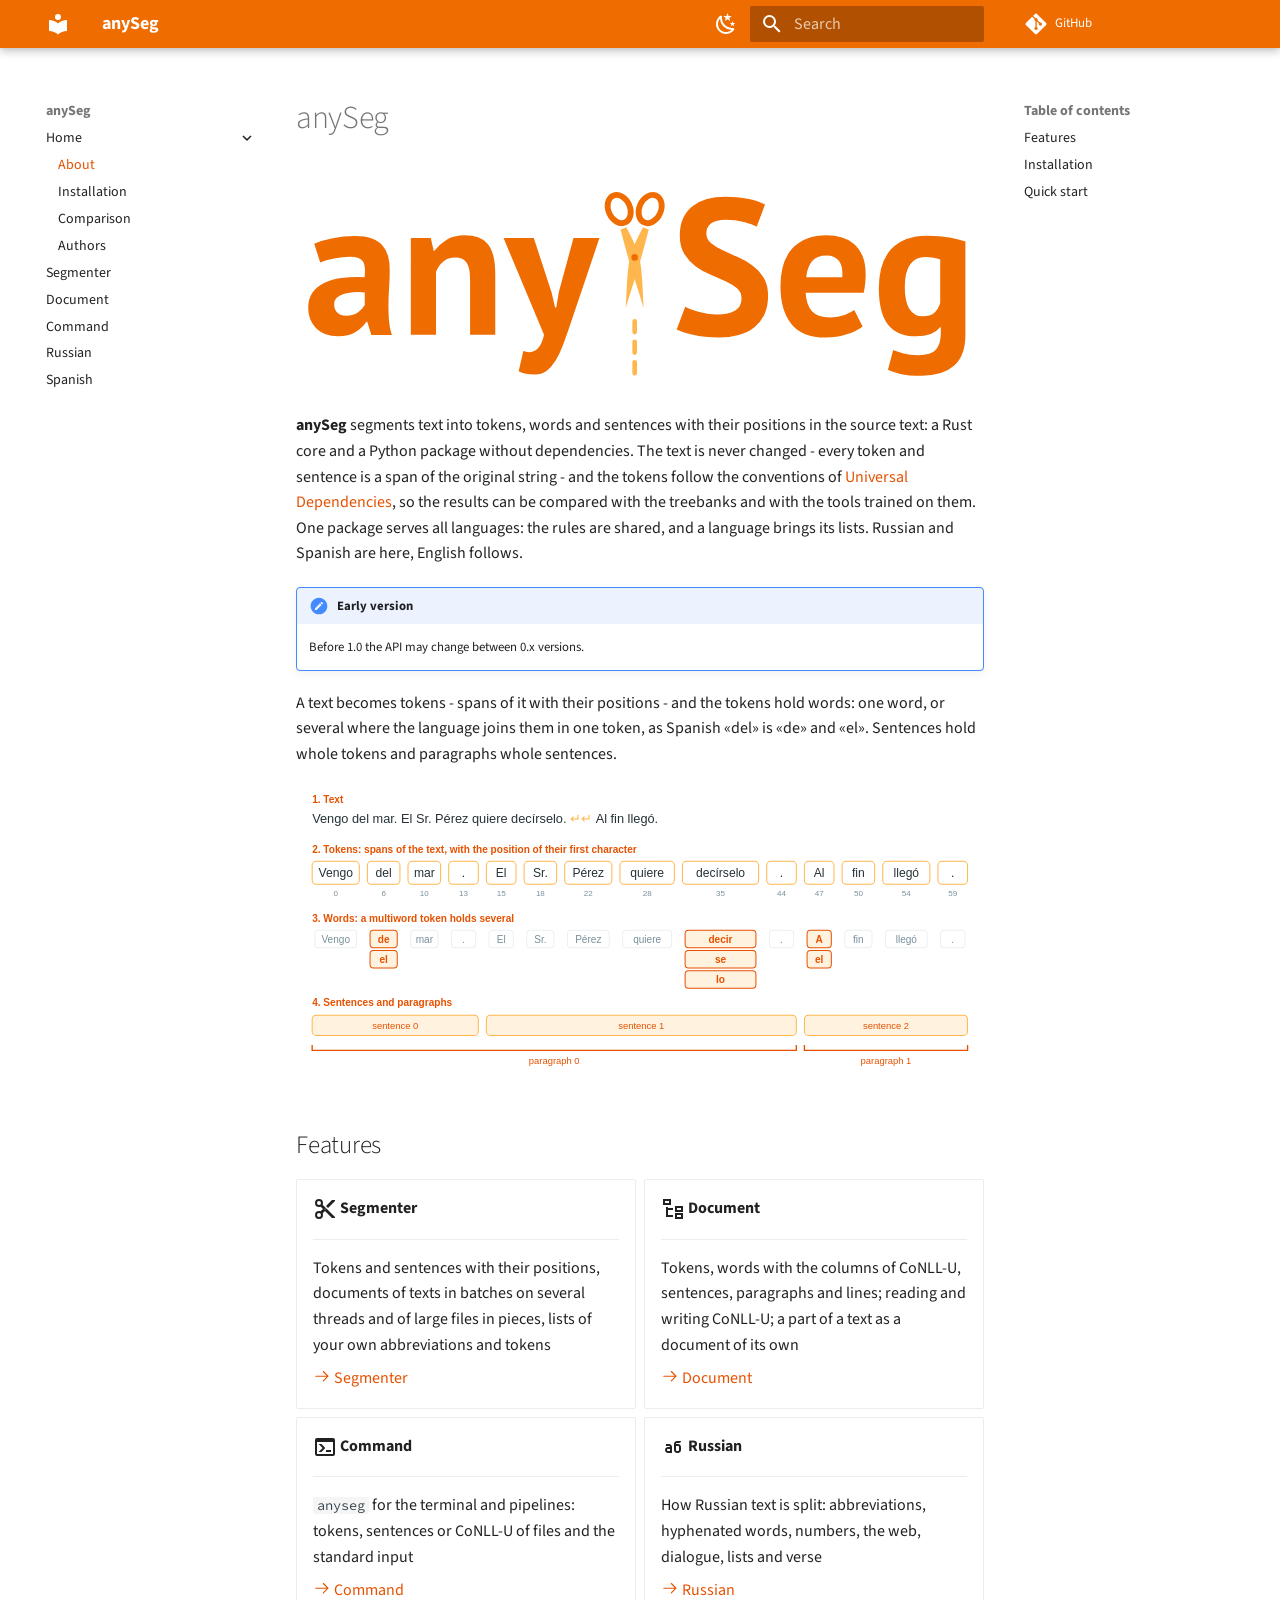
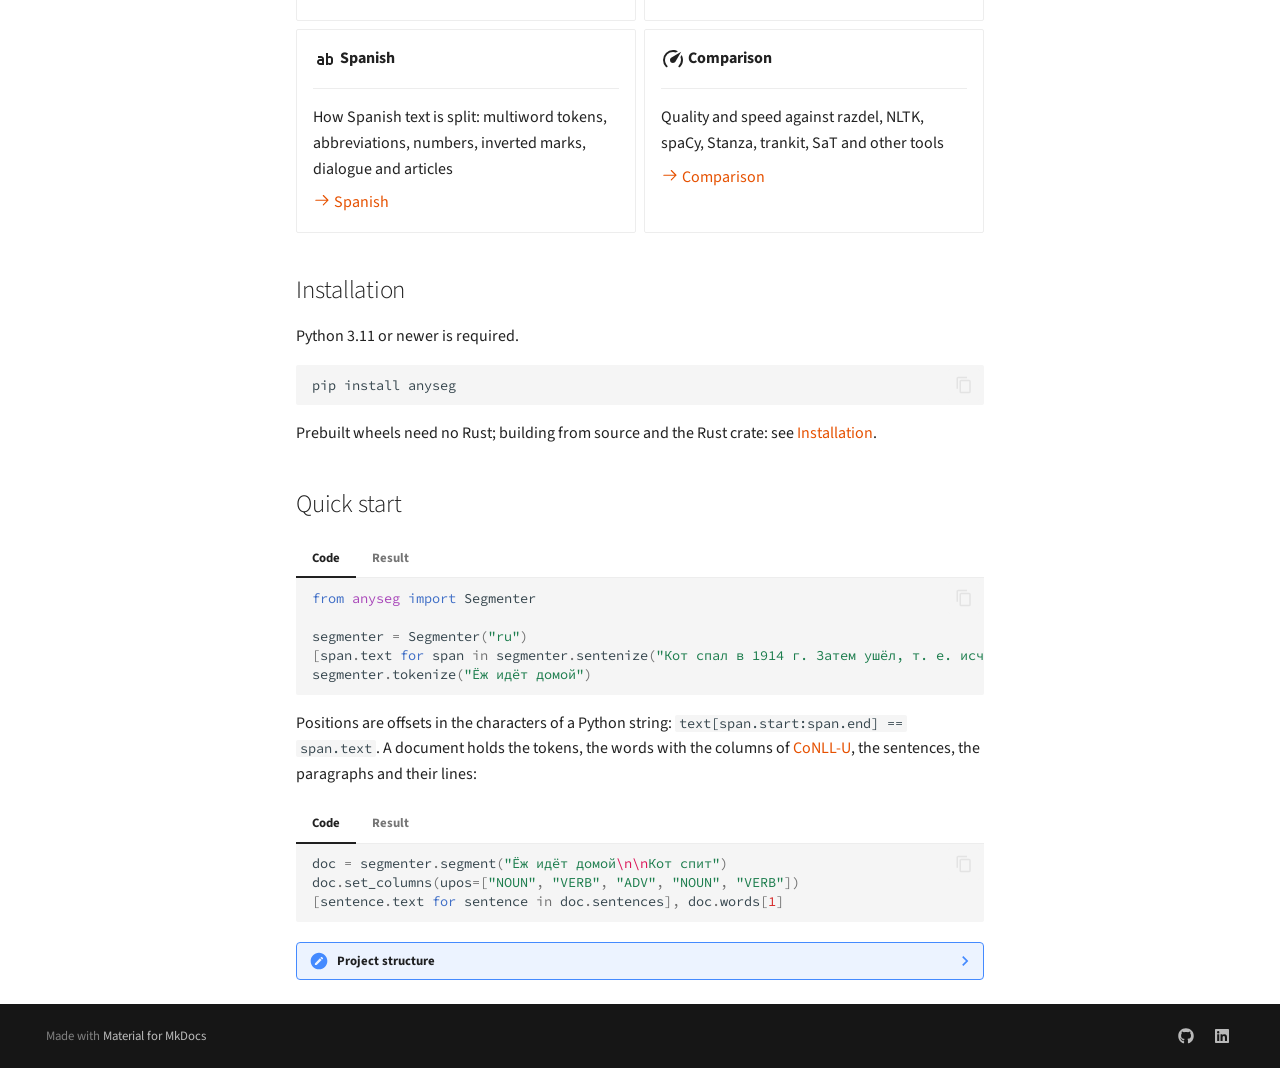
<file: index.html>
<!doctype html>
<html lang="en" class="no-js">
  <head>
    
      <meta charset="utf-8">
      <meta name="viewport" content="width=device-width,initial-scale=1">
      
        <meta name="description" content="Fast segmentation of text into tokens and sentences, written in Rust with a Python API">
      
      
      
        <link rel="canonical" href="https://sergeyshk.github.io/anySeg/">
      
      
      
        <link rel="next" href="installation/">
      
      
        
      
      
      <link rel="icon" href="assets/images/favicon.png">
      <meta name="generator" content="mkdocs-1.6.1, mkdocs-material-9.8.0">
    
    
      
        <title>About - anySeg</title>
      
    
    
      <link rel="stylesheet" href="assets/stylesheets/main.57a0d79d.min.css">
      
        
        <link rel="stylesheet" href="assets/stylesheets/palette.fb2fffe2.min.css">
      
      


    
    
      
    
    
      
        
        
        <link rel="preconnect" href="https://fonts.gstatic.com" crossorigin>
        <link rel="stylesheet" href="https://fonts.googleapis.com/css?family=Source+Sans+Pro:300,300i,400,400i,700,700i%7CSource+Code+Pro:400,400i,700,700i&display=fallback">
        <style>:root{--md-text-font:"Source Sans Pro";--md-code-font:"Source Code Pro"}</style>
      
    
    
      <link rel="stylesheet" href="css/extra.css">
    
    <script>__md_scope=new URL(".",location),__md_hash=e=>[...e].reduce(((e,_)=>(e<<5)-e+_.charCodeAt(0)),0),__md_get=(e,_=localStorage,t=__md_scope)=>JSON.parse(_.getItem(t.pathname+"."+e)),__md_set=(e,_,t=localStorage,a=__md_scope)=>{try{t.setItem(a.pathname+"."+e,JSON.stringify(_))}catch(e){}}</script>
    
      

    
    
  </head>
  
  
    
    
      
    
    
    
    
    <body dir="ltr" data-md-color-scheme="default" data-md-color-primary="custom" data-md-color-accent="orange">
  
    
    <input class="md-toggle" data-md-toggle="drawer" type="checkbox" id="__drawer" autocomplete="off">
    <input class="md-toggle" data-md-toggle="search" type="checkbox" id="__search" autocomplete="off">
    <label class="md-overlay" for="__drawer"></label>
    <div data-md-component="skip">
      
        
        <a href="#anyseg" class="md-skip">
          Skip to content
        </a>
      
    </div>
    <div data-md-component="announce">
      
    </div>
    
    
      

  

<header class="md-header md-header--shadow" data-md-component="header">
  <nav class="md-header__inner md-grid" aria-label="Header">
    <a href="." title="anySeg" class="md-header__button md-logo" aria-label="anySeg" data-md-component="logo">
      
  
  <svg xmlns="http://www.w3.org/2000/svg" viewBox="0 0 24 24"><path d="M12 8a3 3 0 0 0 3-3 3 3 0 0 0-3-3 3 3 0 0 0-3 3 3 3 0 0 0 3 3m0 3.54C9.64 9.35 6.5 8 3 8v11c3.5 0 6.64 1.35 9 3.54 2.36-2.19 5.5-3.54 9-3.54V8c-3.5 0-6.64 1.35-9 3.54"/></svg>

    </a>
    <label class="md-header__button md-icon" for="__drawer">
      
      <svg xmlns="http://www.w3.org/2000/svg" viewBox="0 0 24 24"><path d="M3 6h18v2H3zm0 5h18v2H3zm0 5h18v2H3z"/></svg>
    </label>
    <div class="md-header__title" data-md-component="header-title">
      <div class="md-header__ellipsis">
        <div class="md-header__topic">
          <span class="md-ellipsis">
            anySeg
          </span>
        </div>
        <div class="md-header__topic" data-md-component="header-topic">
          <span class="md-ellipsis">
            
              About
            
          </span>
        </div>
      </div>
    </div>
    
      
        <form class="md-header__option" data-md-component="palette">
  
    
    
    
    <input class="md-option" data-md-color-media="(prefers-color-scheme: light)" data-md-color-scheme="default" data-md-color-primary="custom" data-md-color-accent="orange"  aria-label="Dark theme"  type="radio" name="__palette" id="__palette_0">
    
      <label class="md-header__button md-icon" title="Dark theme" for="__palette_1" hidden>
        <svg xmlns="http://www.w3.org/2000/svg" viewBox="0 0 24 24"><path d="m17.75 4.09-2.53 1.94.91 3.06-2.63-1.81-2.63 1.81.91-3.06-2.53-1.94L12.44 4l1.06-3 1.06 3zm3.5 6.91-1.64 1.25.59 1.98-1.7-1.17-1.7 1.17.59-1.98L15.75 11l2.06-.05L18.5 9l.69 1.95zm-2.28 4.95c.83-.08 1.72 1.1 1.19 1.85-.32.45-.66.87-1.08 1.27C15.17 23 8.84 23 4.94 19.07c-3.91-3.9-3.91-10.24 0-14.14.4-.4.82-.76 1.27-1.08.75-.53 1.93.36 1.85 1.19-.27 2.86.69 5.83 2.89 8.02a9.96 9.96 0 0 0 8.02 2.89m-1.64 2.02a12.08 12.08 0 0 1-7.8-3.47c-2.17-2.19-3.33-5-3.49-7.82-2.81 3.14-2.7 7.96.31 10.98 3.02 3.01 7.84 3.12 10.98.31"/></svg>
      </label>
    
  
    
    
    
    <input class="md-option" data-md-color-media="(prefers-color-scheme: dark)" data-md-color-scheme="slate" data-md-color-primary="custom" data-md-color-accent="orange"  aria-label="Light theme"  type="radio" name="__palette" id="__palette_1">
    
      <label class="md-header__button md-icon" title="Light theme" for="__palette_0" hidden>
        <svg xmlns="http://www.w3.org/2000/svg" viewBox="0 0 24 24"><path d="M12 7a5 5 0 0 1 5 5 5 5 0 0 1-5 5 5 5 0 0 1-5-5 5 5 0 0 1 5-5m0 2a3 3 0 0 0-3 3 3 3 0 0 0 3 3 3 3 0 0 0 3-3 3 3 0 0 0-3-3m0-7 2.39 3.42C13.65 5.15 12.84 5 12 5s-1.65.15-2.39.42zM3.34 7l4.16-.35A7.2 7.2 0 0 0 5.94 8.5c-.44.74-.69 1.5-.83 2.29zm.02 10 1.76-3.77a7.131 7.131 0 0 0 2.38 4.14zM20.65 7l-1.77 3.79a7.02 7.02 0 0 0-2.38-4.15zm-.01 10-4.14.36c.59-.51 1.12-1.14 1.54-1.86.42-.73.69-1.5.83-2.29zM12 22l-2.41-3.44c.74.27 1.55.44 2.41.44.82 0 1.63-.17 2.37-.44z"/></svg>
      </label>
    
  
</form>
      
    
    
      <script>var palette=__md_get("__palette");if(palette&&palette.color){if("(prefers-color-scheme)"===palette.color.media){var media=matchMedia("(prefers-color-scheme: light)"),input=document.querySelector(media.matches?"[data-md-color-media='(prefers-color-scheme: light)']":"[data-md-color-media='(prefers-color-scheme: dark)']");palette.color.media=input.getAttribute("data-md-color-media"),palette.color.scheme=input.getAttribute("data-md-color-scheme"),palette.color.primary=input.getAttribute("data-md-color-primary"),palette.color.accent=input.getAttribute("data-md-color-accent")}for(var[key,value]of Object.entries(palette.color))document.body.setAttribute("data-md-color-"+key,value)}</script>
    
    
    
      
      
        <label class="md-header__button md-icon" for="__search">
          
          <svg xmlns="http://www.w3.org/2000/svg" viewBox="0 0 24 24"><path d="M9.5 3A6.5 6.5 0 0 1 16 9.5c0 1.61-.59 3.09-1.56 4.23l.27.27h.79l5 5-1.5 1.5-5-5v-.79l-.27-.27A6.52 6.52 0 0 1 9.5 16 6.5 6.5 0 0 1 3 9.5 6.5 6.5 0 0 1 9.5 3m0 2C7 5 5 7 5 9.5S7 14 9.5 14 14 12 14 9.5 12 5 9.5 5"/></svg>
        </label>
        <div class="md-search" data-md-component="search" role="dialog">
  <label class="md-search__overlay" for="__search"></label>
  <div class="md-search__inner" role="search">
    <form class="md-search__form" name="search">
      <input type="text" class="md-search__input" name="query" aria-label="Search" placeholder="Search" autocapitalize="off" autocorrect="off" autocomplete="off" spellcheck="false" data-md-component="search-query" required>
      <label class="md-search__icon md-icon" for="__search">
        
        <svg xmlns="http://www.w3.org/2000/svg" viewBox="0 0 24 24"><path d="M9.5 3A6.5 6.5 0 0 1 16 9.5c0 1.61-.59 3.09-1.56 4.23l.27.27h.79l5 5-1.5 1.5-5-5v-.79l-.27-.27A6.52 6.52 0 0 1 9.5 16 6.5 6.5 0 0 1 3 9.5 6.5 6.5 0 0 1 9.5 3m0 2C7 5 5 7 5 9.5S7 14 9.5 14 14 12 14 9.5 12 5 9.5 5"/></svg>
        
        <svg xmlns="http://www.w3.org/2000/svg" viewBox="0 0 24 24"><path d="M20 11v2H8l5.5 5.5-1.42 1.42L4.16 12l7.92-7.92L13.5 5.5 8 11z"/></svg>
      </label>
      <nav class="md-search__options" aria-label="Search">
        
        <button type="reset" class="md-search__icon md-icon" title="Clear" aria-label="Clear" tabindex="-1">
          
          <svg xmlns="http://www.w3.org/2000/svg" viewBox="0 0 24 24"><path d="M19 6.41 17.59 5 12 10.59 6.41 5 5 6.41 10.59 12 5 17.59 6.41 19 12 13.41 17.59 19 19 17.59 13.41 12z"/></svg>
        </button>
      </nav>
      
        <div class="md-search__suggest" data-md-component="search-suggest"></div>
      
    </form>
    <div class="md-search__output">
      <div class="md-search__scrollwrap" tabindex="0" data-md-scrollfix>
        <div class="md-search-result" data-md-component="search-result">
          <div class="md-search-result__meta">
            Initializing search
          </div>
          <ol class="md-search-result__list" role="presentation"></ol>
        </div>
      </div>
    </div>
  </div>
</div>
      
    
    
      <div class="md-header__source">
        <a href="https://github.com/SergeyShk/anySeg" title="Go to repository" class="md-source" data-md-component="source">
  <div class="md-source__icon md-icon">
    
    <svg xmlns="http://www.w3.org/2000/svg" viewBox="0 0 448 512"><!--! Font Awesome Free 7.1.0 by @fontawesome - https://fontawesome.com License - https://fontawesome.com/license/free (Icons: CC BY 4.0, Fonts: SIL OFL 1.1, Code: MIT License) Copyright 2025 Fonticons, Inc.--><path d="M439.6 236.1 244 40.5c-5.4-5.5-12.8-8.5-20.4-8.5s-15 3-20.4 8.4L162.5 81l51.5 51.5c27.1-9.1 52.7 16.8 43.4 43.7l49.7 49.7c34.2-11.8 61.2 31 35.5 56.7-26.5 26.5-70.2-2.9-56-37.3L240.3 199v121.9c25.3 12.5 22.3 41.8 9.1 55-6.4 6.4-15.2 10.1-24.3 10.1s-17.8-3.6-24.3-10.1c-17.6-17.6-11.1-46.9 11.2-56v-123c-20.8-8.5-24.6-30.7-18.6-45L142.6 101 8.5 235.1C3 240.6 0 247.9 0 255.5s3 15 8.5 20.4l195.6 195.7c5.4 5.4 12.7 8.4 20.4 8.4s15-3 20.4-8.4l194.7-194.7c5.4-5.4 8.4-12.8 8.4-20.4s-3-15-8.4-20.4"/></svg>
  </div>
  <div class="md-source__repository">
    GitHub
  </div>
</a>
      </div>
    
  </nav>
  
</header>
    
    <div class="md-container" data-md-component="container">
      
      
        
          
        
      
      <main class="md-main" data-md-component="main">
        <div class="md-main__inner md-grid">
          
            
              
              <div class="md-sidebar md-sidebar--primary" data-md-component="sidebar" data-md-type="navigation" >
                <div class="md-sidebar__scrollwrap">
                  <div class="md-sidebar__inner">
                    



<nav class="md-nav md-nav--primary" aria-label="Navigation" data-md-level="0">
  <label class="md-nav__title" for="__drawer">
    <a href="." title="anySeg" class="md-nav__button md-logo" aria-label="anySeg" data-md-component="logo">
      
  
  <svg xmlns="http://www.w3.org/2000/svg" viewBox="0 0 24 24"><path d="M12 8a3 3 0 0 0 3-3 3 3 0 0 0-3-3 3 3 0 0 0-3 3 3 3 0 0 0 3 3m0 3.54C9.64 9.35 6.5 8 3 8v11c3.5 0 6.64 1.35 9 3.54 2.36-2.19 5.5-3.54 9-3.54V8c-3.5 0-6.64 1.35-9 3.54"/></svg>

    </a>
    anySeg
  </label>
  
    <div class="md-nav__source">
      <a href="https://github.com/SergeyShk/anySeg" title="Go to repository" class="md-source" data-md-component="source">
  <div class="md-source__icon md-icon">
    
    <svg xmlns="http://www.w3.org/2000/svg" viewBox="0 0 448 512"><!--! Font Awesome Free 7.1.0 by @fontawesome - https://fontawesome.com License - https://fontawesome.com/license/free (Icons: CC BY 4.0, Fonts: SIL OFL 1.1, Code: MIT License) Copyright 2025 Fonticons, Inc.--><path d="M439.6 236.1 244 40.5c-5.4-5.5-12.8-8.5-20.4-8.5s-15 3-20.4 8.4L162.5 81l51.5 51.5c27.1-9.1 52.7 16.8 43.4 43.7l49.7 49.7c34.2-11.8 61.2 31 35.5 56.7-26.5 26.5-70.2-2.9-56-37.3L240.3 199v121.9c25.3 12.5 22.3 41.8 9.1 55-6.4 6.4-15.2 10.1-24.3 10.1s-17.8-3.6-24.3-10.1c-17.6-17.6-11.1-46.9 11.2-56v-123c-20.8-8.5-24.6-30.7-18.6-45L142.6 101 8.5 235.1C3 240.6 0 247.9 0 255.5s3 15 8.5 20.4l195.6 195.7c5.4 5.4 12.7 8.4 20.4 8.4s15-3 20.4-8.4l194.7-194.7c5.4-5.4 8.4-12.8 8.4-20.4s-3-15-8.4-20.4"/></svg>
  </div>
  <div class="md-source__repository">
    GitHub
  </div>
</a>
    </div>
  
  <ul class="md-nav__list" data-md-scrollfix>
    
      
      
  
  
    
  
  
  
    
    
    
    
    
    <li class="md-nav__item md-nav__item--active md-nav__item--nested">
      
        
        
        <input class="md-nav__toggle md-toggle " type="checkbox" id="__nav_1" checked>
        
          
          <label class="md-nav__link" for="__nav_1" id="__nav_1_label" tabindex="0">
            
  
  
  <span class="md-ellipsis">
    
  
    Home
  

    
  </span>
  
  

            <span class="md-nav__icon md-icon"></span>
          </label>
        
        <nav class="md-nav" data-md-level="1" aria-labelledby="__nav_1_label" aria-expanded="true">
          <label class="md-nav__title" for="__nav_1">
            <span class="md-nav__icon md-icon"></span>
            
  
    Home
  

          </label>
          <ul class="md-nav__list" data-md-scrollfix>
            
              
                
  
  
    
  
  
  
    <li class="md-nav__item md-nav__item--active">
      
      <input class="md-nav__toggle md-toggle" type="checkbox" id="__toc">
      
      
        
      
      
        <label class="md-nav__link md-nav__link--active" for="__toc">
          
  
  
  <span class="md-ellipsis">
    
  
    About
  

    
  </span>
  
  

          <span class="md-nav__icon md-icon"></span>
        </label>
      
      <a href="." class="md-nav__link md-nav__link--active">
        
  
  
  <span class="md-ellipsis">
    
  
    About
  

    
  </span>
  
  

      </a>
      
        

<nav class="md-nav md-nav--secondary" aria-label="Table of contents">
  
  
  
    
  
  
    <label class="md-nav__title" for="__toc">
      <span class="md-nav__icon md-icon"></span>
      Table of contents
    </label>
    <ul class="md-nav__list" data-md-component="toc" data-md-scrollfix>
      
        <li class="md-nav__item">
  <a href="#features" class="md-nav__link">
    <span class="md-ellipsis">
      
        Features
      
    </span>
  </a>
  
</li>
      
        <li class="md-nav__item">
  <a href="#installation" class="md-nav__link">
    <span class="md-ellipsis">
      
        Installation
      
    </span>
  </a>
  
</li>
      
        <li class="md-nav__item">
  <a href="#quick-start" class="md-nav__link">
    <span class="md-ellipsis">
      
        Quick start
      
    </span>
  </a>
  
</li>
      
    </ul>
  
</nav>
      
    </li>
  

              
            
              
                
  
  
  
  
    <li class="md-nav__item">
      <a href="installation/" class="md-nav__link">
        
  
  
  <span class="md-ellipsis">
    
  
    Installation
  

    
  </span>
  
  

      </a>
    </li>
  

              
            
              
                
  
  
  
  
    <li class="md-nav__item">
      <a href="comparison/" class="md-nav__link">
        
  
  
  <span class="md-ellipsis">
    
  
    Comparison
  

    
  </span>
  
  

      </a>
    </li>
  

              
            
              
                
  
  
  
  
    <li class="md-nav__item">
      <a href="authors/" class="md-nav__link">
        
  
  
  <span class="md-ellipsis">
    
  
    Authors
  

    
  </span>
  
  

      </a>
    </li>
  

              
            
          </ul>
        </nav>
      
    </li>
  

    
      
      
  
  
  
  
    <li class="md-nav__item">
      <a href="segmenter/" class="md-nav__link">
        
  
  
  <span class="md-ellipsis">
    
  
    Segmenter
  

    
  </span>
  
  

      </a>
    </li>
  

    
      
      
  
  
  
  
    <li class="md-nav__item">
      <a href="document/" class="md-nav__link">
        
  
  
  <span class="md-ellipsis">
    
  
    Document
  

    
  </span>
  
  

      </a>
    </li>
  

    
      
      
  
  
  
  
    <li class="md-nav__item">
      <a href="cli/" class="md-nav__link">
        
  
  
  <span class="md-ellipsis">
    
  
    Command
  

    
  </span>
  
  

      </a>
    </li>
  

    
      
      
  
  
  
  
    <li class="md-nav__item">
      <a href="russian/" class="md-nav__link">
        
  
  
  <span class="md-ellipsis">
    
  
    Russian
  

    
  </span>
  
  

      </a>
    </li>
  

    
      
      
  
  
  
  
    <li class="md-nav__item">
      <a href="spanish/" class="md-nav__link">
        
  
  
  <span class="md-ellipsis">
    
  
    Spanish
  

    
  </span>
  
  

      </a>
    </li>
  

    
  </ul>
</nav>
                  </div>
                </div>
              </div>
            
            
              
              <div class="md-sidebar md-sidebar--secondary" data-md-component="sidebar" data-md-type="toc" >
                <div class="md-sidebar__scrollwrap">
                  <div class="md-sidebar__inner">
                    

<nav class="md-nav md-nav--secondary" aria-label="Table of contents">
  
  
  
    
  
  
    <label class="md-nav__title" for="__toc">
      <span class="md-nav__icon md-icon"></span>
      Table of contents
    </label>
    <ul class="md-nav__list" data-md-component="toc" data-md-scrollfix>
      
        <li class="md-nav__item">
  <a href="#features" class="md-nav__link">
    <span class="md-ellipsis">
      
        Features
      
    </span>
  </a>
  
</li>
      
        <li class="md-nav__item">
  <a href="#installation" class="md-nav__link">
    <span class="md-ellipsis">
      
        Installation
      
    </span>
  </a>
  
</li>
      
        <li class="md-nav__item">
  <a href="#quick-start" class="md-nav__link">
    <span class="md-ellipsis">
      
        Quick start
      
    </span>
  </a>
  
</li>
      
    </ul>
  
</nav>
                  </div>
                </div>
              </div>
            
          
          
            <div class="md-content" data-md-component="content">
              
              <article class="md-content__inner md-typeset">
                
                  


  
  


<h1 id="anyseg">anySeg<a class="headerlink" href="#anyseg" title="Permanent link">&para;</a></h1>
<p><img alt="anySeg" src="img/anyseg.svg" /></p>
<p><strong>anySeg</strong> segments text into tokens, words and sentences with their positions in the source text: a Rust core and a Python package without dependencies. The text is never changed - every token and sentence is a span of the original string - and the tokens follow the conventions of <a href="https://universaldependencies.org/">Universal Dependencies</a>, so the results can be compared with the treebanks and with the tools trained on them. One package serves all languages: the rules are shared, and a language brings its lists. Russian and Spanish are here, English follows.</p>
<div class="admonition note">
<p class="admonition-title">Early version</p>
<p>Before 1.0 the API may change between 0.x versions.</p>
</div>
<p>A text becomes tokens - spans of it with their positions - and the tokens hold words: one word, or several where the language joins them in one token, as Spanish «del» is «de» and «el». Sentences hold whole tokens and paragraphs whole sentences.</p>
<p><img alt="How anySeg segments a text: the text, its tokens with their positions, the words of multiword tokens, sentences and paragraphs" src="img/pipeline.svg" /></p>
<h2 id="features">Features<a class="headerlink" href="#features" title="Permanent link">&para;</a></h2>
<div class="grid cards">
<ul>
<li>
<p><span class="twemoji lg middle"><svg xmlns="http://www.w3.org/2000/svg" viewBox="0 0 24 24"><path d="m19 3-6 6 2 2 7-7V3m-10 9.5a.5.5 0 0 1-.5-.5.5.5 0 0 1 .5-.5.5.5 0 0 1 .5.5.5.5 0 0 1-.5.5M6 20a2 2 0 0 1-2-2 2 2 0 0 1 2-2 2 2 0 0 1 2 2 2 2 0 0 1-2 2M6 8a2 2 0 0 1-2-2 2 2 0 0 1 2-2 2 2 0 0 1 2 2 2 2 0 0 1-2 2m3.64-.36c.23-.5.36-1.05.36-1.64a4 4 0 0 0-4-4 4 4 0 0 0-4 4 4 4 0 0 0 4 4c.59 0 1.14-.13 1.64-.36L10 12l-2.36 2.36C7.14 14.13 6.59 14 6 14a4 4 0 0 0-4 4 4 4 0 0 0 4 4 4 4 0 0 0 4-4c0-.59-.13-1.14-.36-1.64L12 14l7 7h3v-1z"/></svg></span> <strong>Segmenter</strong></p>
<hr />
<p>Tokens and sentences with their positions, documents of texts in batches on several threads and of large files in pieces, lists of your own abbreviations and tokens</p>
<p><a href="segmenter/"><span class="twemoji"><svg xmlns="http://www.w3.org/2000/svg" viewBox="0 0 24 24"><path d="M13.22 19.03a.75.75 0 0 1 0-1.06L18.19 13H3.75a.75.75 0 0 1 0-1.5h14.44l-4.97-4.97a.749.749 0 0 1 .326-1.275.75.75 0 0 1 .734.215l6.25 6.25a.75.75 0 0 1 0 1.06l-6.25 6.25a.75.75 0 0 1-1.06 0"/></svg></span> Segmenter</a></p>
</li>
<li>
<p><span class="twemoji lg middle"><svg xmlns="http://www.w3.org/2000/svg" viewBox="0 0 24 24"><path d="M12 13H7v5h5v2H5V10h2v1h5zM8 4v2H4V4zm2-2H2v6h8zm10 9v2h-4v-2zm2-2h-8v6h8zm-2 9v2h-4v-2zm2-2h-8v6h8z"/></svg></span> <strong>Document</strong></p>
<hr />
<p>Tokens, words with the columns of CoNLL-U, sentences, paragraphs and lines; reading and writing CoNLL-U; a part of a text as a document of its own</p>
<p><a href="document/"><span class="twemoji"><svg xmlns="http://www.w3.org/2000/svg" viewBox="0 0 24 24"><path d="M13.22 19.03a.75.75 0 0 1 0-1.06L18.19 13H3.75a.75.75 0 0 1 0-1.5h14.44l-4.97-4.97a.749.749 0 0 1 .326-1.275.75.75 0 0 1 .734.215l6.25 6.25a.75.75 0 0 1 0 1.06l-6.25 6.25a.75.75 0 0 1-1.06 0"/></svg></span> Document</a></p>
</li>
<li>
<p><span class="twemoji lg middle"><svg xmlns="http://www.w3.org/2000/svg" viewBox="0 0 24 24"><path d="M20 19V7H4v12zm0-16a2 2 0 0 1 2 2v14a2 2 0 0 1-2 2H4a2 2 0 0 1-2-2V5a2 2 0 0 1 2-2zm-7 14v-2h5v2zm-3.42-4L5.57 9H8.4l3.3 3.3c.39.39.39 1.03 0 1.42L8.42 17H5.59z"/></svg></span> <strong>Command</strong></p>
<hr />
<p><code>anyseg</code> for the terminal and pipelines: tokens, sentences or CoNLL-U of files and the standard input</p>
<p><a href="cli/"><span class="twemoji"><svg xmlns="http://www.w3.org/2000/svg" viewBox="0 0 24 24"><path d="M13.22 19.03a.75.75 0 0 1 0-1.06L18.19 13H3.75a.75.75 0 0 1 0-1.5h14.44l-4.97-4.97a.749.749 0 0 1 .326-1.275.75.75 0 0 1 .734.215l6.25 6.25a.75.75 0 0 1 0 1.06l-6.25 6.25a.75.75 0 0 1-1.06 0"/></svg></span> Command</a></p>
</li>
<li>
<p><span class="twemoji lg middle"><svg xmlns="http://www.w3.org/2000/svg" viewBox="0 0 24 24"><path d="M16 6c-1.64 0-3 1.36-3 3v6c0 1.65 1.36 3 3 3h1c1.65 0 3-1.35 3-3v-3c0-1.64-1.35-3-3-3h-2c0-.56.44-1 1-1h2c1.09 0 2-.91 2-2M5 9v2h3c.57 0 1 .43 1 1H7c-1.64 0-3 1.36-3 3 0 1.65 1.36 3 3 3h4v-6c0-1.64-1.35-3-3-3m7 2h2c.57 0 1 .43 1 1v3c0 .57-.43 1-1 1h-1c-.57 0-1-.43-1-1m-8-1h2v2H7c-.57 0-1-.43-1-1s.43-1 1-1"/></svg></span> <strong>Russian</strong></p>
<hr />
<p>How Russian text is split: abbreviations, hyphenated words, numbers, the web, dialogue, lists and verse</p>
<p><a href="russian/"><span class="twemoji"><svg xmlns="http://www.w3.org/2000/svg" viewBox="0 0 24 24"><path d="M13.22 19.03a.75.75 0 0 1 0-1.06L18.19 13H3.75a.75.75 0 0 1 0-1.5h14.44l-4.97-4.97a.749.749 0 0 1 .326-1.275.75.75 0 0 1 .734.215l6.25 6.25a.75.75 0 0 1 0 1.06l-6.25 6.25a.75.75 0 0 1-1.06 0"/></svg></span> Russian</a></p>
</li>
<li>
<p><span class="twemoji lg middle"><svg xmlns="http://www.w3.org/2000/svg" viewBox="0 0 24 24"><path d="M13 6v12h2v-.69c.37.42.9.69 1.5.69h.5c1.65 0 3-1.35 3-3v-3c0-1.64-1.35-3-3-3h-.5c-.6 0-1.13.27-1.5.7V6M5 9v2h3c.57 0 1 .43 1 1H7c-1.64 0-3 1.36-3 3 0 1.65 1.36 3 3 3h4v-6c0-1.64-1.35-3-3-3m8 2h1c.57 0 1 .43 1 1v3c0 .57-.43 1-1 1h-1c-.57 0-1-.43-1-1v-3c0-.57.43-1 1-1m-9 3h2v2H7c-.57 0-1-.43-1-1s.43-1 1-1"/></svg></span> <strong>Spanish</strong></p>
<hr />
<p>How Spanish text is split: multiword tokens, abbreviations, numbers, inverted marks, dialogue and articles</p>
<p><a href="spanish/"><span class="twemoji"><svg xmlns="http://www.w3.org/2000/svg" viewBox="0 0 24 24"><path d="M13.22 19.03a.75.75 0 0 1 0-1.06L18.19 13H3.75a.75.75 0 0 1 0-1.5h14.44l-4.97-4.97a.749.749 0 0 1 .326-1.275.75.75 0 0 1 .734.215l6.25 6.25a.75.75 0 0 1 0 1.06l-6.25 6.25a.75.75 0 0 1-1.06 0"/></svg></span> Spanish</a></p>
</li>
<li>
<p><span class="twemoji lg middle"><svg xmlns="http://www.w3.org/2000/svg" viewBox="0 0 24 24"><path d="M12 16a3 3 0 0 1-3-3c0-1.12.61-2.1 1.5-2.61l9.71-5.62-5.53 9.58c-.5.98-1.51 1.65-2.68 1.65m0-13c1.81 0 3.5.5 4.97 1.32l-2.1 1.21C14 5.19 13 5 12 5a8 8 0 0 0-8 8c0 2.21.89 4.21 2.34 5.65h.01c.39.39.39 1.02 0 1.41s-1.03.39-1.42.01A9.97 9.97 0 0 1 2 13 10 10 0 0 1 12 3m10 10c0 2.76-1.12 5.26-2.93 7.07-.39.38-1.02.38-1.41-.01a.996.996 0 0 1 0-1.41A7.95 7.95 0 0 0 20 13c0-1-.19-2-.54-2.9L20.67 8C21.5 9.5 22 11.18 22 13"/></svg></span> <strong>Comparison</strong></p>
<hr />
<p>Quality and speed against razdel, NLTK, spaCy, Stanza, trankit, SaT and other tools</p>
<p><a href="comparison/"><span class="twemoji"><svg xmlns="http://www.w3.org/2000/svg" viewBox="0 0 24 24"><path d="M13.22 19.03a.75.75 0 0 1 0-1.06L18.19 13H3.75a.75.75 0 0 1 0-1.5h14.44l-4.97-4.97a.749.749 0 0 1 .326-1.275.75.75 0 0 1 .734.215l6.25 6.25a.75.75 0 0 1 0 1.06l-6.25 6.25a.75.75 0 0 1-1.06 0"/></svg></span> Comparison</a></p>
</li>
</ul>
</div>
<h2 id="installation">Installation<a class="headerlink" href="#installation" title="Permanent link">&para;</a></h2>
<p>Python 3.11 or newer is required.</p>
<div class="highlight"><pre><span></span><code>pip<span class="w"> </span>install<span class="w"> </span>anyseg
</code></pre></div>
<p>Prebuilt wheels need no Rust; building from source and the Rust crate: see <a href="installation/">Installation</a>.</p>
<h2 id="quick-start">Quick start<a class="headerlink" href="#quick-start" title="Permanent link">&para;</a></h2>
<div class="tabbed-set tabbed-alternate" data-tabs="1:2"><input checked="checked" id="__tabbed_1_1" name="__tabbed_1" type="radio" /><input id="__tabbed_1_2" name="__tabbed_1" type="radio" /><div class="tabbed-labels"><label for="__tabbed_1_1">Code</label><label for="__tabbed_1_2">Result</label></div>
<div class="tabbed-content">
<div class="tabbed-block">
<div class="highlight"><pre><span></span><code><span class="kn">from</span><span class="w"> </span><span class="nn">anyseg</span><span class="w"> </span><span class="kn">import</span> <span class="n">Segmenter</span>

<span class="n">segmenter</span> <span class="o">=</span> <span class="n">Segmenter</span><span class="p">(</span><span class="s2">"ru"</span><span class="p">)</span>
<span class="p">[</span><span class="n">span</span><span class="o">.</span><span class="n">text</span> <span class="k">for</span> <span class="n">span</span> <span class="ow">in</span> <span class="n">segmenter</span><span class="o">.</span><span class="n">sentenize</span><span class="p">(</span><span class="s2">"Кот спал в 1914 г. Затем ушёл, т. е. исчез."</span><span class="p">)]</span>
<span class="n">segmenter</span><span class="o">.</span><span class="n">tokenize</span><span class="p">(</span><span class="s2">"Ёж идёт домой"</span><span class="p">)</span>
</code></pre></div>
</div>
<div class="tabbed-block">
<div class="highlight"><pre><span></span><code>['Кот спал в 1914 г.', 'Затем ушёл, т. е. исчез.']
[Span(start=0, end=2, text='Ёж'), Span(start=3, end=7, text='идёт'), Span(start=8, end=13, text='домой')]
</code></pre></div>
</div>
</div>
</div>
<p>Positions are offsets in the characters of a Python string: <code>text[span.start:span.end] == span.text</code>. A document holds the tokens, the words with the columns of <a href="https://universaldependencies.org/format.html">CoNLL-U</a>, the sentences, the paragraphs and their lines:</p>
<div class="tabbed-set tabbed-alternate" data-tabs="2:2"><input checked="checked" id="__tabbed_2_1" name="__tabbed_2" type="radio" /><input id="__tabbed_2_2" name="__tabbed_2" type="radio" /><div class="tabbed-labels"><label for="__tabbed_2_1">Code</label><label for="__tabbed_2_2">Result</label></div>
<div class="tabbed-content">
<div class="tabbed-block">
<div class="highlight"><pre><span></span><code><span class="n">doc</span> <span class="o">=</span> <span class="n">segmenter</span><span class="o">.</span><span class="n">segment</span><span class="p">(</span><span class="s2">"Ёж идёт домой</span><span class="se">\n\n</span><span class="s2">Кот спит"</span><span class="p">)</span>
<span class="n">doc</span><span class="o">.</span><span class="n">set_columns</span><span class="p">(</span><span class="n">upos</span><span class="o">=</span><span class="p">[</span><span class="s2">"NOUN"</span><span class="p">,</span> <span class="s2">"VERB"</span><span class="p">,</span> <span class="s2">"ADV"</span><span class="p">,</span> <span class="s2">"NOUN"</span><span class="p">,</span> <span class="s2">"VERB"</span><span class="p">])</span>
<span class="p">[</span><span class="n">sentence</span><span class="o">.</span><span class="n">text</span> <span class="k">for</span> <span class="n">sentence</span> <span class="ow">in</span> <span class="n">doc</span><span class="o">.</span><span class="n">sentences</span><span class="p">],</span> <span class="n">doc</span><span class="o">.</span><span class="n">words</span><span class="p">[</span><span class="mi">1</span><span class="p">]</span>
</code></pre></div>
</div>
<div class="tabbed-block">
<div class="highlight"><pre><span></span><code>(['Ёж идёт домой', 'Кот спит'], Word(id=2, form='идёт', upos='VERB'))
</code></pre></div>
</div>
</div>
</div>
<details class="note">
<summary>Project structure</summary>
<ul>
<li><strong>crates/anyseg</strong> - the core in Rust: tokens, sentences, the document model and CoNLL-U, with the lists of every language in <code>data/</code> behind a Cargo feature</li>
<li><strong>crates/anyseg-py</strong> - the Python module <code>anyseg._anyseg</code> built with PyO3</li>
<li><strong>python/anyseg</strong> - the Python package</li>
<li><strong>scripts</strong> - checking the installed package before publishing, and the licenses of the compiled crates</li>
<li><strong>docs</strong> - MkDocs documentation</li>
<li><strong>tests</strong> - tests of the Python package</li>
</ul>
</details>












                
              </article>
            </div>
          
          
<script>var target=document.getElementById(location.hash.slice(1));target&&target.name&&(target.checked=target.name.startsWith("__tabbed_"))</script>
        </div>
        
          <button type="button" class="md-top md-icon" data-md-component="top" hidden>
  
  <svg xmlns="http://www.w3.org/2000/svg" viewBox="0 0 24 24"><path d="M13 20h-2V8l-5.5 5.5-1.42-1.42L12 4.16l7.92 7.92-1.42 1.42L13 8z"/></svg>
  Back to top
</button>
        
      </main>
      
        <footer class="md-footer">
  
  <div class="md-footer-meta md-typeset">
    <div class="md-footer-meta__inner md-grid">
      <div class="md-copyright">
  
  
    Made with
    <a href="https://squidfunk.github.io/mkdocs-material/" target="_blank" rel="noopener">
      Material for MkDocs
    </a>
  
</div>
      
        
<div class="md-social">
  
    
    
    
    
      
      
    
    <a href="https://github.com/SergeyShk" target="_blank" rel="noopener" title="github.com" class="md-social__link">
      <svg xmlns="http://www.w3.org/2000/svg" viewBox="0 0 512 512"><!--! Font Awesome Free 7.1.0 by @fontawesome - https://fontawesome.com License - https://fontawesome.com/license/free (Icons: CC BY 4.0, Fonts: SIL OFL 1.1, Code: MIT License) Copyright 2025 Fonticons, Inc.--><path d="M173.9 397.4c0 2-2.3 3.6-5.2 3.6-3.3.3-5.6-1.3-5.6-3.6 0-2 2.3-3.6 5.2-3.6 3-.3 5.6 1.3 5.6 3.6m-31.1-4.5c-.7 2 1.3 4.3 4.3 4.9 2.6 1 5.6 0 6.2-2s-1.3-4.3-4.3-5.2c-2.6-.7-5.5.3-6.2 2.3m44.2-1.7c-2.9.7-4.9 2.6-4.6 4.9.3 2 2.9 3.3 5.9 2.6 2.9-.7 4.9-2.6 4.6-4.6-.3-1.9-3-3.2-5.9-2.9M252.8 8C114.1 8 8 113.3 8 252c0 110.9 69.8 205.8 169.5 239.2 12.8 2.3 17.3-5.6 17.3-12.1 0-6.2-.3-40.4-.3-61.4 0 0-70 15-84.7-29.8 0 0-11.4-29.1-27.8-36.6 0 0-22.9-15.7 1.6-15.4 0 0 24.9 2 38.6 25.8 21.9 38.6 58.6 27.5 72.9 20.9 2.3-16 8.8-27.1 16-33.7-55.9-6.2-112.3-14.3-112.3-110.5 0-27.5 7.6-41.3 23.6-58.9-2.6-6.5-11.1-33.3 2.6-67.9 20.9-6.5 69 27 69 27 20-5.6 41.5-8.5 62.8-8.5s42.8 2.9 62.8 8.5c0 0 48.1-33.6 69-27 13.7 34.7 5.2 61.4 2.6 67.9 16 17.7 25.8 31.5 25.8 58.9 0 96.5-58.9 104.2-114.8 110.5 9.2 7.9 17 22.9 17 46.4 0 33.7-.3 75.4-.3 83.6 0 6.5 4.6 14.4 17.3 12.1C436.2 457.8 504 362.9 504 252 504 113.3 391.5 8 252.8 8M105.2 352.9c-1.3 1-1 3.3.7 5.2 1.6 1.6 3.9 2.3 5.2 1 1.3-1 1-3.3-.7-5.2-1.6-1.6-3.9-2.3-5.2-1m-10.8-8.1c-.7 1.3.3 2.9 2.3 3.9 1.6 1 3.6.7 4.3-.7.7-1.3-.3-2.9-2.3-3.9-2-.6-3.6-.3-4.3.7m32.4 35.6c-1.6 1.3-1 4.3 1.3 6.2 2.3 2.3 5.2 2.6 6.5 1 1.3-1.3.7-4.3-1.3-6.2-2.2-2.3-5.2-2.6-6.5-1m-11.4-14.7c-1.6 1-1.6 3.6 0 5.9s4.3 3.3 5.6 2.3c1.6-1.3 1.6-3.9 0-6.2-1.4-2.3-4-3.3-5.6-2"/></svg>
    </a>
  
    
    
    
    
      
      
    
    <a href="https://www.linkedin.com/in/kouki91/" target="_blank" rel="noopener" title="www.linkedin.com" class="md-social__link">
      <svg xmlns="http://www.w3.org/2000/svg" viewBox="0 0 448 512"><!--! Font Awesome Free 7.1.0 by @fontawesome - https://fontawesome.com License - https://fontawesome.com/license/free (Icons: CC BY 4.0, Fonts: SIL OFL 1.1, Code: MIT License) Copyright 2025 Fonticons, Inc.--><path d="M416 32H31.9C14.3 32 0 46.5 0 64.3v383.4C0 465.5 14.3 480 31.9 480H416c17.6 0 32-14.5 32-32.3V64.3c0-17.8-14.4-32.3-32-32.3M135.4 416H69V202.2h66.5V416zM102.2 96a38.5 38.5 0 1 1 0 77 38.5 38.5 0 1 1 0-77m282.1 320h-66.4V312c0-24.8-.5-56.7-34.5-56.7-34.6 0-39.9 27-39.9 54.9V416h-66.4V202.2h63.7v29.2h.9c8.9-16.8 30.6-34.5 62.9-34.5 67.2 0 79.7 44.3 79.7 101.9z"/></svg>
    </a>
  
</div>
      
    </div>
  </div>
</footer>
      
    </div>
    <div class="md-dialog" data-md-component="dialog">
      <div class="md-dialog__inner md-typeset"></div>
    </div>
    
    
    
      
      
      <script id="__config" type="application/json">{"annotate": null, "base": ".", "features": ["navigation.top", "content.code.copy", "search.highlight", "search.suggest"], "search": "assets/javascripts/workers/search.a7633da7.min.js", "tags": null, "translations": {"clipboard.copied": "Copied to clipboard", "clipboard.copy": "Copy to clipboard", "search.result.more.one": "1 more on this page", "search.result.more.other": "# more on this page", "search.result.none": "No matching documents", "search.result.one": "1 matching document", "search.result.other": "# matching documents", "search.result.placeholder": "Type to start searching", "search.result.term.missing": "Missing", "select.version": "Select version"}, "version": null}</script>
    
    
      <script src="assets/javascripts/bundle.c21346df.min.js"></script>
      
    
  </body>
</html>
</file>
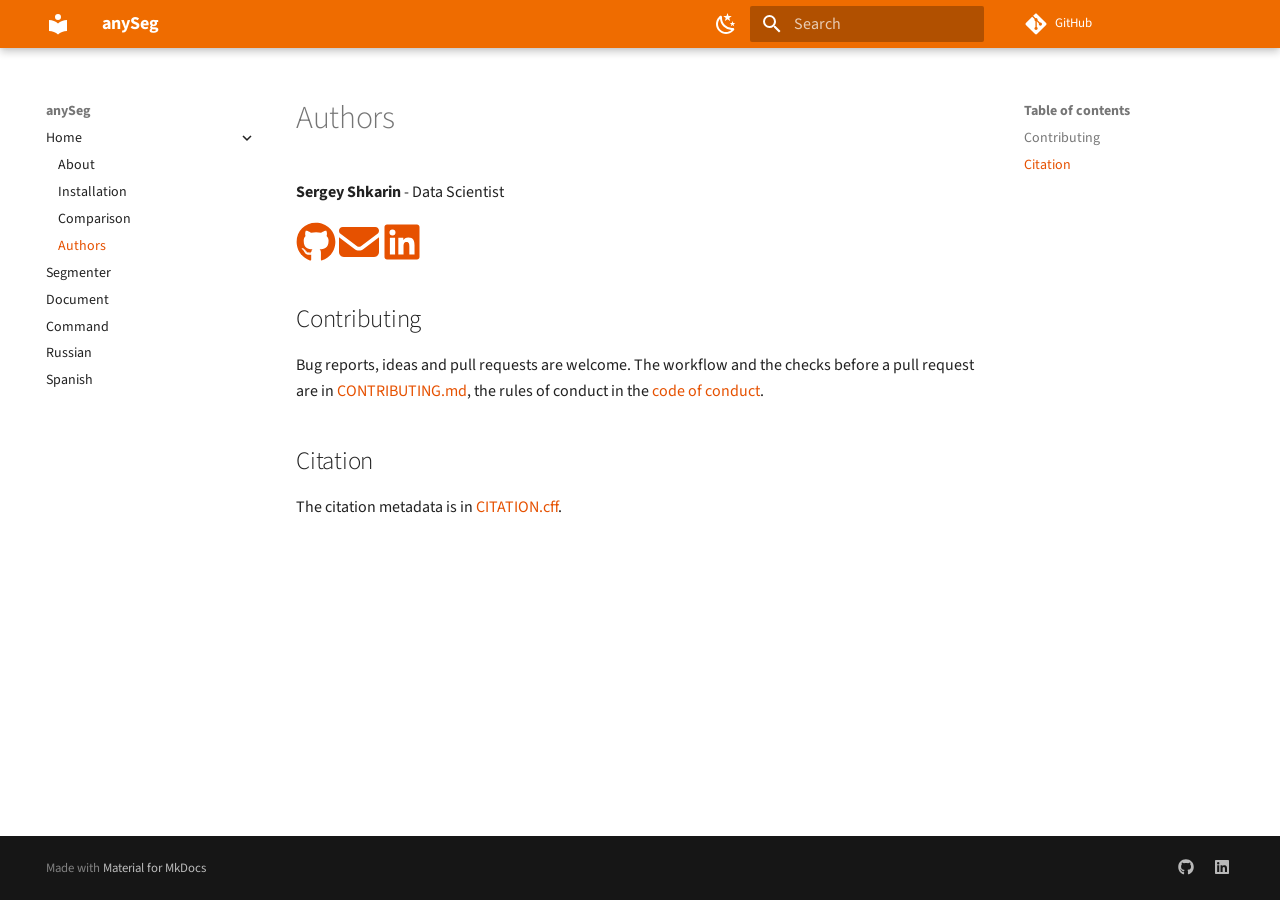
<file: authors/index.html>
<!doctype html>
<html lang="en" class="no-js">
  <head>
    
      <meta charset="utf-8">
      <meta name="viewport" content="width=device-width,initial-scale=1">
      
        <meta name="description" content="Fast segmentation of text into tokens and sentences, written in Rust with a Python API">
      
      
      
        <link rel="canonical" href="https://sergeyshk.github.io/anySeg/authors/">
      
      
        <link rel="prev" href="../comparison/">
      
      
        <link rel="next" href="../segmenter/">
      
      
        
      
      
      <link rel="icon" href="../assets/images/favicon.png">
      <meta name="generator" content="mkdocs-1.6.1, mkdocs-material-9.8.0">
    
    
      
        <title>Authors - anySeg</title>
      
    
    
      <link rel="stylesheet" href="../assets/stylesheets/main.57a0d79d.min.css">
      
        
        <link rel="stylesheet" href="../assets/stylesheets/palette.fb2fffe2.min.css">
      
      


    
    
      
    
    
      
        
        
        <link rel="preconnect" href="https://fonts.gstatic.com" crossorigin>
        <link rel="stylesheet" href="https://fonts.googleapis.com/css?family=Source+Sans+Pro:300,300i,400,400i,700,700i%7CSource+Code+Pro:400,400i,700,700i&display=fallback">
        <style>:root{--md-text-font:"Source Sans Pro";--md-code-font:"Source Code Pro"}</style>
      
    
    
      <link rel="stylesheet" href="../css/extra.css">
    
    <script>__md_scope=new URL("..",location),__md_hash=e=>[...e].reduce(((e,_)=>(e<<5)-e+_.charCodeAt(0)),0),__md_get=(e,_=localStorage,t=__md_scope)=>JSON.parse(_.getItem(t.pathname+"."+e)),__md_set=(e,_,t=localStorage,a=__md_scope)=>{try{t.setItem(a.pathname+"."+e,JSON.stringify(_))}catch(e){}}</script>
    
      

    
    
  </head>
  
  
    
    
      
    
    
    
    
    <body dir="ltr" data-md-color-scheme="default" data-md-color-primary="custom" data-md-color-accent="orange">
  
    
    <input class="md-toggle" data-md-toggle="drawer" type="checkbox" id="__drawer" autocomplete="off">
    <input class="md-toggle" data-md-toggle="search" type="checkbox" id="__search" autocomplete="off">
    <label class="md-overlay" for="__drawer"></label>
    <div data-md-component="skip">
      
        
        <a href="#authors" class="md-skip">
          Skip to content
        </a>
      
    </div>
    <div data-md-component="announce">
      
    </div>
    
    
      

  

<header class="md-header md-header--shadow" data-md-component="header">
  <nav class="md-header__inner md-grid" aria-label="Header">
    <a href=".." title="anySeg" class="md-header__button md-logo" aria-label="anySeg" data-md-component="logo">
      
  
  <svg xmlns="http://www.w3.org/2000/svg" viewBox="0 0 24 24"><path d="M12 8a3 3 0 0 0 3-3 3 3 0 0 0-3-3 3 3 0 0 0-3 3 3 3 0 0 0 3 3m0 3.54C9.64 9.35 6.5 8 3 8v11c3.5 0 6.64 1.35 9 3.54 2.36-2.19 5.5-3.54 9-3.54V8c-3.5 0-6.64 1.35-9 3.54"/></svg>

    </a>
    <label class="md-header__button md-icon" for="__drawer">
      
      <svg xmlns="http://www.w3.org/2000/svg" viewBox="0 0 24 24"><path d="M3 6h18v2H3zm0 5h18v2H3zm0 5h18v2H3z"/></svg>
    </label>
    <div class="md-header__title" data-md-component="header-title">
      <div class="md-header__ellipsis">
        <div class="md-header__topic">
          <span class="md-ellipsis">
            anySeg
          </span>
        </div>
        <div class="md-header__topic" data-md-component="header-topic">
          <span class="md-ellipsis">
            
              Authors
            
          </span>
        </div>
      </div>
    </div>
    
      
        <form class="md-header__option" data-md-component="palette">
  
    
    
    
    <input class="md-option" data-md-color-media="(prefers-color-scheme: light)" data-md-color-scheme="default" data-md-color-primary="custom" data-md-color-accent="orange"  aria-label="Dark theme"  type="radio" name="__palette" id="__palette_0">
    
      <label class="md-header__button md-icon" title="Dark theme" for="__palette_1" hidden>
        <svg xmlns="http://www.w3.org/2000/svg" viewBox="0 0 24 24"><path d="m17.75 4.09-2.53 1.94.91 3.06-2.63-1.81-2.63 1.81.91-3.06-2.53-1.94L12.44 4l1.06-3 1.06 3zm3.5 6.91-1.64 1.25.59 1.98-1.7-1.17-1.7 1.17.59-1.98L15.75 11l2.06-.05L18.5 9l.69 1.95zm-2.28 4.95c.83-.08 1.72 1.1 1.19 1.85-.32.45-.66.87-1.08 1.27C15.17 23 8.84 23 4.94 19.07c-3.91-3.9-3.91-10.24 0-14.14.4-.4.82-.76 1.27-1.08.75-.53 1.93.36 1.85 1.19-.27 2.86.69 5.83 2.89 8.02a9.96 9.96 0 0 0 8.02 2.89m-1.64 2.02a12.08 12.08 0 0 1-7.8-3.47c-2.17-2.19-3.33-5-3.49-7.82-2.81 3.14-2.7 7.96.31 10.98 3.02 3.01 7.84 3.12 10.98.31"/></svg>
      </label>
    
  
    
    
    
    <input class="md-option" data-md-color-media="(prefers-color-scheme: dark)" data-md-color-scheme="slate" data-md-color-primary="custom" data-md-color-accent="orange"  aria-label="Light theme"  type="radio" name="__palette" id="__palette_1">
    
      <label class="md-header__button md-icon" title="Light theme" for="__palette_0" hidden>
        <svg xmlns="http://www.w3.org/2000/svg" viewBox="0 0 24 24"><path d="M12 7a5 5 0 0 1 5 5 5 5 0 0 1-5 5 5 5 0 0 1-5-5 5 5 0 0 1 5-5m0 2a3 3 0 0 0-3 3 3 3 0 0 0 3 3 3 3 0 0 0 3-3 3 3 0 0 0-3-3m0-7 2.39 3.42C13.65 5.15 12.84 5 12 5s-1.65.15-2.39.42zM3.34 7l4.16-.35A7.2 7.2 0 0 0 5.94 8.5c-.44.74-.69 1.5-.83 2.29zm.02 10 1.76-3.77a7.131 7.131 0 0 0 2.38 4.14zM20.65 7l-1.77 3.79a7.02 7.02 0 0 0-2.38-4.15zm-.01 10-4.14.36c.59-.51 1.12-1.14 1.54-1.86.42-.73.69-1.5.83-2.29zM12 22l-2.41-3.44c.74.27 1.55.44 2.41.44.82 0 1.63-.17 2.37-.44z"/></svg>
      </label>
    
  
</form>
      
    
    
      <script>var palette=__md_get("__palette");if(palette&&palette.color){if("(prefers-color-scheme)"===palette.color.media){var media=matchMedia("(prefers-color-scheme: light)"),input=document.querySelector(media.matches?"[data-md-color-media='(prefers-color-scheme: light)']":"[data-md-color-media='(prefers-color-scheme: dark)']");palette.color.media=input.getAttribute("data-md-color-media"),palette.color.scheme=input.getAttribute("data-md-color-scheme"),palette.color.primary=input.getAttribute("data-md-color-primary"),palette.color.accent=input.getAttribute("data-md-color-accent")}for(var[key,value]of Object.entries(palette.color))document.body.setAttribute("data-md-color-"+key,value)}</script>
    
    
    
      
      
        <label class="md-header__button md-icon" for="__search">
          
          <svg xmlns="http://www.w3.org/2000/svg" viewBox="0 0 24 24"><path d="M9.5 3A6.5 6.5 0 0 1 16 9.5c0 1.61-.59 3.09-1.56 4.23l.27.27h.79l5 5-1.5 1.5-5-5v-.79l-.27-.27A6.52 6.52 0 0 1 9.5 16 6.5 6.5 0 0 1 3 9.5 6.5 6.5 0 0 1 9.5 3m0 2C7 5 5 7 5 9.5S7 14 9.5 14 14 12 14 9.5 12 5 9.5 5"/></svg>
        </label>
        <div class="md-search" data-md-component="search" role="dialog">
  <label class="md-search__overlay" for="__search"></label>
  <div class="md-search__inner" role="search">
    <form class="md-search__form" name="search">
      <input type="text" class="md-search__input" name="query" aria-label="Search" placeholder="Search" autocapitalize="off" autocorrect="off" autocomplete="off" spellcheck="false" data-md-component="search-query" required>
      <label class="md-search__icon md-icon" for="__search">
        
        <svg xmlns="http://www.w3.org/2000/svg" viewBox="0 0 24 24"><path d="M9.5 3A6.5 6.5 0 0 1 16 9.5c0 1.61-.59 3.09-1.56 4.23l.27.27h.79l5 5-1.5 1.5-5-5v-.79l-.27-.27A6.52 6.52 0 0 1 9.5 16 6.5 6.5 0 0 1 3 9.5 6.5 6.5 0 0 1 9.5 3m0 2C7 5 5 7 5 9.5S7 14 9.5 14 14 12 14 9.5 12 5 9.5 5"/></svg>
        
        <svg xmlns="http://www.w3.org/2000/svg" viewBox="0 0 24 24"><path d="M20 11v2H8l5.5 5.5-1.42 1.42L4.16 12l7.92-7.92L13.5 5.5 8 11z"/></svg>
      </label>
      <nav class="md-search__options" aria-label="Search">
        
        <button type="reset" class="md-search__icon md-icon" title="Clear" aria-label="Clear" tabindex="-1">
          
          <svg xmlns="http://www.w3.org/2000/svg" viewBox="0 0 24 24"><path d="M19 6.41 17.59 5 12 10.59 6.41 5 5 6.41 10.59 12 5 17.59 6.41 19 12 13.41 17.59 19 19 17.59 13.41 12z"/></svg>
        </button>
      </nav>
      
        <div class="md-search__suggest" data-md-component="search-suggest"></div>
      
    </form>
    <div class="md-search__output">
      <div class="md-search__scrollwrap" tabindex="0" data-md-scrollfix>
        <div class="md-search-result" data-md-component="search-result">
          <div class="md-search-result__meta">
            Initializing search
          </div>
          <ol class="md-search-result__list" role="presentation"></ol>
        </div>
      </div>
    </div>
  </div>
</div>
      
    
    
      <div class="md-header__source">
        <a href="https://github.com/SergeyShk/anySeg" title="Go to repository" class="md-source" data-md-component="source">
  <div class="md-source__icon md-icon">
    
    <svg xmlns="http://www.w3.org/2000/svg" viewBox="0 0 448 512"><!--! Font Awesome Free 7.1.0 by @fontawesome - https://fontawesome.com License - https://fontawesome.com/license/free (Icons: CC BY 4.0, Fonts: SIL OFL 1.1, Code: MIT License) Copyright 2025 Fonticons, Inc.--><path d="M439.6 236.1 244 40.5c-5.4-5.5-12.8-8.5-20.4-8.5s-15 3-20.4 8.4L162.5 81l51.5 51.5c27.1-9.1 52.7 16.8 43.4 43.7l49.7 49.7c34.2-11.8 61.2 31 35.5 56.7-26.5 26.5-70.2-2.9-56-37.3L240.3 199v121.9c25.3 12.5 22.3 41.8 9.1 55-6.4 6.4-15.2 10.1-24.3 10.1s-17.8-3.6-24.3-10.1c-17.6-17.6-11.1-46.9 11.2-56v-123c-20.8-8.5-24.6-30.7-18.6-45L142.6 101 8.5 235.1C3 240.6 0 247.9 0 255.5s3 15 8.5 20.4l195.6 195.7c5.4 5.4 12.7 8.4 20.4 8.4s15-3 20.4-8.4l194.7-194.7c5.4-5.4 8.4-12.8 8.4-20.4s-3-15-8.4-20.4"/></svg>
  </div>
  <div class="md-source__repository">
    GitHub
  </div>
</a>
      </div>
    
  </nav>
  
</header>
    
    <div class="md-container" data-md-component="container">
      
      
        
          
        
      
      <main class="md-main" data-md-component="main">
        <div class="md-main__inner md-grid">
          
            
              
              <div class="md-sidebar md-sidebar--primary" data-md-component="sidebar" data-md-type="navigation" >
                <div class="md-sidebar__scrollwrap">
                  <div class="md-sidebar__inner">
                    



<nav class="md-nav md-nav--primary" aria-label="Navigation" data-md-level="0">
  <label class="md-nav__title" for="__drawer">
    <a href=".." title="anySeg" class="md-nav__button md-logo" aria-label="anySeg" data-md-component="logo">
      
  
  <svg xmlns="http://www.w3.org/2000/svg" viewBox="0 0 24 24"><path d="M12 8a3 3 0 0 0 3-3 3 3 0 0 0-3-3 3 3 0 0 0-3 3 3 3 0 0 0 3 3m0 3.54C9.64 9.35 6.5 8 3 8v11c3.5 0 6.64 1.35 9 3.54 2.36-2.19 5.5-3.54 9-3.54V8c-3.5 0-6.64 1.35-9 3.54"/></svg>

    </a>
    anySeg
  </label>
  
    <div class="md-nav__source">
      <a href="https://github.com/SergeyShk/anySeg" title="Go to repository" class="md-source" data-md-component="source">
  <div class="md-source__icon md-icon">
    
    <svg xmlns="http://www.w3.org/2000/svg" viewBox="0 0 448 512"><!--! Font Awesome Free 7.1.0 by @fontawesome - https://fontawesome.com License - https://fontawesome.com/license/free (Icons: CC BY 4.0, Fonts: SIL OFL 1.1, Code: MIT License) Copyright 2025 Fonticons, Inc.--><path d="M439.6 236.1 244 40.5c-5.4-5.5-12.8-8.5-20.4-8.5s-15 3-20.4 8.4L162.5 81l51.5 51.5c27.1-9.1 52.7 16.8 43.4 43.7l49.7 49.7c34.2-11.8 61.2 31 35.5 56.7-26.5 26.5-70.2-2.9-56-37.3L240.3 199v121.9c25.3 12.5 22.3 41.8 9.1 55-6.4 6.4-15.2 10.1-24.3 10.1s-17.8-3.6-24.3-10.1c-17.6-17.6-11.1-46.9 11.2-56v-123c-20.8-8.5-24.6-30.7-18.6-45L142.6 101 8.5 235.1C3 240.6 0 247.9 0 255.5s3 15 8.5 20.4l195.6 195.7c5.4 5.4 12.7 8.4 20.4 8.4s15-3 20.4-8.4l194.7-194.7c5.4-5.4 8.4-12.8 8.4-20.4s-3-15-8.4-20.4"/></svg>
  </div>
  <div class="md-source__repository">
    GitHub
  </div>
</a>
    </div>
  
  <ul class="md-nav__list" data-md-scrollfix>
    
      
      
  
  
    
  
  
  
    
    
    
    
    
    <li class="md-nav__item md-nav__item--active md-nav__item--nested">
      
        
        
        <input class="md-nav__toggle md-toggle " type="checkbox" id="__nav_1" checked>
        
          
          <label class="md-nav__link" for="__nav_1" id="__nav_1_label" tabindex="0">
            
  
  
  <span class="md-ellipsis">
    
  
    Home
  

    
  </span>
  
  

            <span class="md-nav__icon md-icon"></span>
          </label>
        
        <nav class="md-nav" data-md-level="1" aria-labelledby="__nav_1_label" aria-expanded="true">
          <label class="md-nav__title" for="__nav_1">
            <span class="md-nav__icon md-icon"></span>
            
  
    Home
  

          </label>
          <ul class="md-nav__list" data-md-scrollfix>
            
              
                
  
  
  
  
    <li class="md-nav__item">
      <a href=".." class="md-nav__link">
        
  
  
  <span class="md-ellipsis">
    
  
    About
  

    
  </span>
  
  

      </a>
    </li>
  

              
            
              
                
  
  
  
  
    <li class="md-nav__item">
      <a href="../installation/" class="md-nav__link">
        
  
  
  <span class="md-ellipsis">
    
  
    Installation
  

    
  </span>
  
  

      </a>
    </li>
  

              
            
              
                
  
  
  
  
    <li class="md-nav__item">
      <a href="../comparison/" class="md-nav__link">
        
  
  
  <span class="md-ellipsis">
    
  
    Comparison
  

    
  </span>
  
  

      </a>
    </li>
  

              
            
              
                
  
  
    
  
  
  
    <li class="md-nav__item md-nav__item--active">
      
      <input class="md-nav__toggle md-toggle" type="checkbox" id="__toc">
      
      
        
      
      
        <label class="md-nav__link md-nav__link--active" for="__toc">
          
  
  
  <span class="md-ellipsis">
    
  
    Authors
  

    
  </span>
  
  

          <span class="md-nav__icon md-icon"></span>
        </label>
      
      <a href="./" class="md-nav__link md-nav__link--active">
        
  
  
  <span class="md-ellipsis">
    
  
    Authors
  

    
  </span>
  
  

      </a>
      
        

<nav class="md-nav md-nav--secondary" aria-label="Table of contents">
  
  
  
    
  
  
    <label class="md-nav__title" for="__toc">
      <span class="md-nav__icon md-icon"></span>
      Table of contents
    </label>
    <ul class="md-nav__list" data-md-component="toc" data-md-scrollfix>
      
        <li class="md-nav__item">
  <a href="#contributing" class="md-nav__link">
    <span class="md-ellipsis">
      
        Contributing
      
    </span>
  </a>
  
</li>
      
        <li class="md-nav__item">
  <a href="#citation" class="md-nav__link">
    <span class="md-ellipsis">
      
        Citation
      
    </span>
  </a>
  
</li>
      
    </ul>
  
</nav>
      
    </li>
  

              
            
          </ul>
        </nav>
      
    </li>
  

    
      
      
  
  
  
  
    <li class="md-nav__item">
      <a href="../segmenter/" class="md-nav__link">
        
  
  
  <span class="md-ellipsis">
    
  
    Segmenter
  

    
  </span>
  
  

      </a>
    </li>
  

    
      
      
  
  
  
  
    <li class="md-nav__item">
      <a href="../document/" class="md-nav__link">
        
  
  
  <span class="md-ellipsis">
    
  
    Document
  

    
  </span>
  
  

      </a>
    </li>
  

    
      
      
  
  
  
  
    <li class="md-nav__item">
      <a href="../cli/" class="md-nav__link">
        
  
  
  <span class="md-ellipsis">
    
  
    Command
  

    
  </span>
  
  

      </a>
    </li>
  

    
      
      
  
  
  
  
    <li class="md-nav__item">
      <a href="../russian/" class="md-nav__link">
        
  
  
  <span class="md-ellipsis">
    
  
    Russian
  

    
  </span>
  
  

      </a>
    </li>
  

    
      
      
  
  
  
  
    <li class="md-nav__item">
      <a href="../spanish/" class="md-nav__link">
        
  
  
  <span class="md-ellipsis">
    
  
    Spanish
  

    
  </span>
  
  

      </a>
    </li>
  

    
  </ul>
</nav>
                  </div>
                </div>
              </div>
            
            
              
              <div class="md-sidebar md-sidebar--secondary" data-md-component="sidebar" data-md-type="toc" >
                <div class="md-sidebar__scrollwrap">
                  <div class="md-sidebar__inner">
                    

<nav class="md-nav md-nav--secondary" aria-label="Table of contents">
  
  
  
    
  
  
    <label class="md-nav__title" for="__toc">
      <span class="md-nav__icon md-icon"></span>
      Table of contents
    </label>
    <ul class="md-nav__list" data-md-component="toc" data-md-scrollfix>
      
        <li class="md-nav__item">
  <a href="#contributing" class="md-nav__link">
    <span class="md-ellipsis">
      
        Contributing
      
    </span>
  </a>
  
</li>
      
        <li class="md-nav__item">
  <a href="#citation" class="md-nav__link">
    <span class="md-ellipsis">
      
        Citation
      
    </span>
  </a>
  
</li>
      
    </ul>
  
</nav>
                  </div>
                </div>
              </div>
            
          
          
            <div class="md-content" data-md-component="content">
              
              <article class="md-content__inner md-typeset">
                
                  


  
  


<h1 id="authors">Authors<a class="headerlink" href="#authors" title="Permanent link">&para;</a></h1>
<p><strong>Sergey Shkarin</strong> - Data Scientist</p>
<p><a href="https://github.com/SergeyShk"><span class="twemoji contact"><svg xmlns="http://www.w3.org/2000/svg" viewBox="0 0 512 512"><!--! Font Awesome Free 7.1.0 by @fontawesome - https://fontawesome.com License - https://fontawesome.com/license/free (Icons: CC BY 4.0, Fonts: SIL OFL 1.1, Code: MIT License) Copyright 2025 Fonticons, Inc.--><path d="M173.9 397.4c0 2-2.3 3.6-5.2 3.6-3.3.3-5.6-1.3-5.6-3.6 0-2 2.3-3.6 5.2-3.6 3-.3 5.6 1.3 5.6 3.6m-31.1-4.5c-.7 2 1.3 4.3 4.3 4.9 2.6 1 5.6 0 6.2-2s-1.3-4.3-4.3-5.2c-2.6-.7-5.5.3-6.2 2.3m44.2-1.7c-2.9.7-4.9 2.6-4.6 4.9.3 2 2.9 3.3 5.9 2.6 2.9-.7 4.9-2.6 4.6-4.6-.3-1.9-3-3.2-5.9-2.9M252.8 8C114.1 8 8 113.3 8 252c0 110.9 69.8 205.8 169.5 239.2 12.8 2.3 17.3-5.6 17.3-12.1 0-6.2-.3-40.4-.3-61.4 0 0-70 15-84.7-29.8 0 0-11.4-29.1-27.8-36.6 0 0-22.9-15.7 1.6-15.4 0 0 24.9 2 38.6 25.8 21.9 38.6 58.6 27.5 72.9 20.9 2.3-16 8.8-27.1 16-33.7-55.9-6.2-112.3-14.3-112.3-110.5 0-27.5 7.6-41.3 23.6-58.9-2.6-6.5-11.1-33.3 2.6-67.9 20.9-6.5 69 27 69 27 20-5.6 41.5-8.5 62.8-8.5s42.8 2.9 62.8 8.5c0 0 48.1-33.6 69-27 13.7 34.7 5.2 61.4 2.6 67.9 16 17.7 25.8 31.5 25.8 58.9 0 96.5-58.9 104.2-114.8 110.5 9.2 7.9 17 22.9 17 46.4 0 33.7-.3 75.4-.3 83.6 0 6.5 4.6 14.4 17.3 12.1C436.2 457.8 504 362.9 504 252 504 113.3 391.5 8 252.8 8M105.2 352.9c-1.3 1-1 3.3.7 5.2 1.6 1.6 3.9 2.3 5.2 1 1.3-1 1-3.3-.7-5.2-1.6-1.6-3.9-2.3-5.2-1m-10.8-8.1c-.7 1.3.3 2.9 2.3 3.9 1.6 1 3.6.7 4.3-.7.7-1.3-.3-2.9-2.3-3.9-2-.6-3.6-.3-4.3.7m32.4 35.6c-1.6 1.3-1 4.3 1.3 6.2 2.3 2.3 5.2 2.6 6.5 1 1.3-1.3.7-4.3-1.3-6.2-2.2-2.3-5.2-2.6-6.5-1m-11.4-14.7c-1.6 1-1.6 3.6 0 5.9s4.3 3.3 5.6 2.3c1.6-1.3 1.6-3.9 0-6.2-1.4-2.3-4-3.3-5.6-2"/></svg></span></a>
<a href="mailto:kouki.sergey@gmail.com"><span class="twemoji contact"><svg xmlns="http://www.w3.org/2000/svg" viewBox="0 0 512 512"><!--! Font Awesome Free 7.1.0 by @fontawesome - https://fontawesome.com License - https://fontawesome.com/license/free (Icons: CC BY 4.0, Fonts: SIL OFL 1.1, Code: MIT License) Copyright 2025 Fonticons, Inc.--><path d="M48 64C21.5 64 0 85.5 0 112c0 15.1 7.1 29.3 19.2 38.4l208 156a48 48 0 0 0 57.6 0l208-156c12.1-9.1 19.2-23.3 19.2-38.4 0-26.5-21.5-48-48-48zM0 196v188c0 35.3 28.7 64 64 64h384c35.3 0 64-28.7 64-64V196L313.6 344.8c-34.1 25.6-81.1 25.6-115.2 0z"/></svg></span></a>
<a href="https://www.linkedin.com/in/kouki91/"><span class="twemoji contact"><svg xmlns="http://www.w3.org/2000/svg" viewBox="0 0 448 512"><!--! Font Awesome Free 7.1.0 by @fontawesome - https://fontawesome.com License - https://fontawesome.com/license/free (Icons: CC BY 4.0, Fonts: SIL OFL 1.1, Code: MIT License) Copyright 2025 Fonticons, Inc.--><path d="M416 32H31.9C14.3 32 0 46.5 0 64.3v383.4C0 465.5 14.3 480 31.9 480H416c17.6 0 32-14.5 32-32.3V64.3c0-17.8-14.4-32.3-32-32.3M135.4 416H69V202.2h66.5V416zM102.2 96a38.5 38.5 0 1 1 0 77 38.5 38.5 0 1 1 0-77m282.1 320h-66.4V312c0-24.8-.5-56.7-34.5-56.7-34.6 0-39.9 27-39.9 54.9V416h-66.4V202.2h63.7v29.2h.9c8.9-16.8 30.6-34.5 62.9-34.5 67.2 0 79.7 44.3 79.7 101.9z"/></svg></span></a></p>
<h2 id="contributing">Contributing<a class="headerlink" href="#contributing" title="Permanent link">&para;</a></h2>
<p>Bug reports, ideas and pull requests are welcome. The workflow and the checks before a pull request are in <a href="https://github.com/SergeyShk/anySeg/blob/master/CONTRIBUTING.md">CONTRIBUTING.md</a>, the rules of conduct in the <a href="https://github.com/SergeyShk/anySeg/blob/master/CODE_OF_CONDUCT.md">code of conduct</a>.</p>
<h2 id="citation">Citation<a class="headerlink" href="#citation" title="Permanent link">&para;</a></h2>
<p>The citation metadata is in <a href="https://github.com/SergeyShk/anySeg/blob/master/CITATION.cff">CITATION.cff</a>.</p>












                
              </article>
            </div>
          
          
<script>var target=document.getElementById(location.hash.slice(1));target&&target.name&&(target.checked=target.name.startsWith("__tabbed_"))</script>
        </div>
        
          <button type="button" class="md-top md-icon" data-md-component="top" hidden>
  
  <svg xmlns="http://www.w3.org/2000/svg" viewBox="0 0 24 24"><path d="M13 20h-2V8l-5.5 5.5-1.42-1.42L12 4.16l7.92 7.92-1.42 1.42L13 8z"/></svg>
  Back to top
</button>
        
      </main>
      
        <footer class="md-footer">
  
  <div class="md-footer-meta md-typeset">
    <div class="md-footer-meta__inner md-grid">
      <div class="md-copyright">
  
  
    Made with
    <a href="https://squidfunk.github.io/mkdocs-material/" target="_blank" rel="noopener">
      Material for MkDocs
    </a>
  
</div>
      
        
<div class="md-social">
  
    
    
    
    
      
      
    
    <a href="https://github.com/SergeyShk" target="_blank" rel="noopener" title="github.com" class="md-social__link">
      <svg xmlns="http://www.w3.org/2000/svg" viewBox="0 0 512 512"><!--! Font Awesome Free 7.1.0 by @fontawesome - https://fontawesome.com License - https://fontawesome.com/license/free (Icons: CC BY 4.0, Fonts: SIL OFL 1.1, Code: MIT License) Copyright 2025 Fonticons, Inc.--><path d="M173.9 397.4c0 2-2.3 3.6-5.2 3.6-3.3.3-5.6-1.3-5.6-3.6 0-2 2.3-3.6 5.2-3.6 3-.3 5.6 1.3 5.6 3.6m-31.1-4.5c-.7 2 1.3 4.3 4.3 4.9 2.6 1 5.6 0 6.2-2s-1.3-4.3-4.3-5.2c-2.6-.7-5.5.3-6.2 2.3m44.2-1.7c-2.9.7-4.9 2.6-4.6 4.9.3 2 2.9 3.3 5.9 2.6 2.9-.7 4.9-2.6 4.6-4.6-.3-1.9-3-3.2-5.9-2.9M252.8 8C114.1 8 8 113.3 8 252c0 110.9 69.8 205.8 169.5 239.2 12.8 2.3 17.3-5.6 17.3-12.1 0-6.2-.3-40.4-.3-61.4 0 0-70 15-84.7-29.8 0 0-11.4-29.1-27.8-36.6 0 0-22.9-15.7 1.6-15.4 0 0 24.9 2 38.6 25.8 21.9 38.6 58.6 27.5 72.9 20.9 2.3-16 8.8-27.1 16-33.7-55.9-6.2-112.3-14.3-112.3-110.5 0-27.5 7.6-41.3 23.6-58.9-2.6-6.5-11.1-33.3 2.6-67.9 20.9-6.5 69 27 69 27 20-5.6 41.5-8.5 62.8-8.5s42.8 2.9 62.8 8.5c0 0 48.1-33.6 69-27 13.7 34.7 5.2 61.4 2.6 67.9 16 17.7 25.8 31.5 25.8 58.9 0 96.5-58.9 104.2-114.8 110.5 9.2 7.9 17 22.9 17 46.4 0 33.7-.3 75.4-.3 83.6 0 6.5 4.6 14.4 17.3 12.1C436.2 457.8 504 362.9 504 252 504 113.3 391.5 8 252.8 8M105.2 352.9c-1.3 1-1 3.3.7 5.2 1.6 1.6 3.9 2.3 5.2 1 1.3-1 1-3.3-.7-5.2-1.6-1.6-3.9-2.3-5.2-1m-10.8-8.1c-.7 1.3.3 2.9 2.3 3.9 1.6 1 3.6.7 4.3-.7.7-1.3-.3-2.9-2.3-3.9-2-.6-3.6-.3-4.3.7m32.4 35.6c-1.6 1.3-1 4.3 1.3 6.2 2.3 2.3 5.2 2.6 6.5 1 1.3-1.3.7-4.3-1.3-6.2-2.2-2.3-5.2-2.6-6.5-1m-11.4-14.7c-1.6 1-1.6 3.6 0 5.9s4.3 3.3 5.6 2.3c1.6-1.3 1.6-3.9 0-6.2-1.4-2.3-4-3.3-5.6-2"/></svg>
    </a>
  
    
    
    
    
      
      
    
    <a href="https://www.linkedin.com/in/kouki91/" target="_blank" rel="noopener" title="www.linkedin.com" class="md-social__link">
      <svg xmlns="http://www.w3.org/2000/svg" viewBox="0 0 448 512"><!--! Font Awesome Free 7.1.0 by @fontawesome - https://fontawesome.com License - https://fontawesome.com/license/free (Icons: CC BY 4.0, Fonts: SIL OFL 1.1, Code: MIT License) Copyright 2025 Fonticons, Inc.--><path d="M416 32H31.9C14.3 32 0 46.5 0 64.3v383.4C0 465.5 14.3 480 31.9 480H416c17.6 0 32-14.5 32-32.3V64.3c0-17.8-14.4-32.3-32-32.3M135.4 416H69V202.2h66.5V416zM102.2 96a38.5 38.5 0 1 1 0 77 38.5 38.5 0 1 1 0-77m282.1 320h-66.4V312c0-24.8-.5-56.7-34.5-56.7-34.6 0-39.9 27-39.9 54.9V416h-66.4V202.2h63.7v29.2h.9c8.9-16.8 30.6-34.5 62.9-34.5 67.2 0 79.7 44.3 79.7 101.9z"/></svg>
    </a>
  
</div>
      
    </div>
  </div>
</footer>
      
    </div>
    <div class="md-dialog" data-md-component="dialog">
      <div class="md-dialog__inner md-typeset"></div>
    </div>
    
    
    
      
      
      <script id="__config" type="application/json">{"annotate": null, "base": "..", "features": ["navigation.top", "content.code.copy", "search.highlight", "search.suggest"], "search": "../assets/javascripts/workers/search.a7633da7.min.js", "tags": null, "translations": {"clipboard.copied": "Copied to clipboard", "clipboard.copy": "Copy to clipboard", "search.result.more.one": "1 more on this page", "search.result.more.other": "# more on this page", "search.result.none": "No matching documents", "search.result.one": "1 matching document", "search.result.other": "# matching documents", "search.result.placeholder": "Type to start searching", "search.result.term.missing": "Missing", "select.version": "Select version"}, "version": null}</script>
    
    
      <script src="../assets/javascripts/bundle.c21346df.min.js"></script>
      
    
  </body>
</html>
</file>
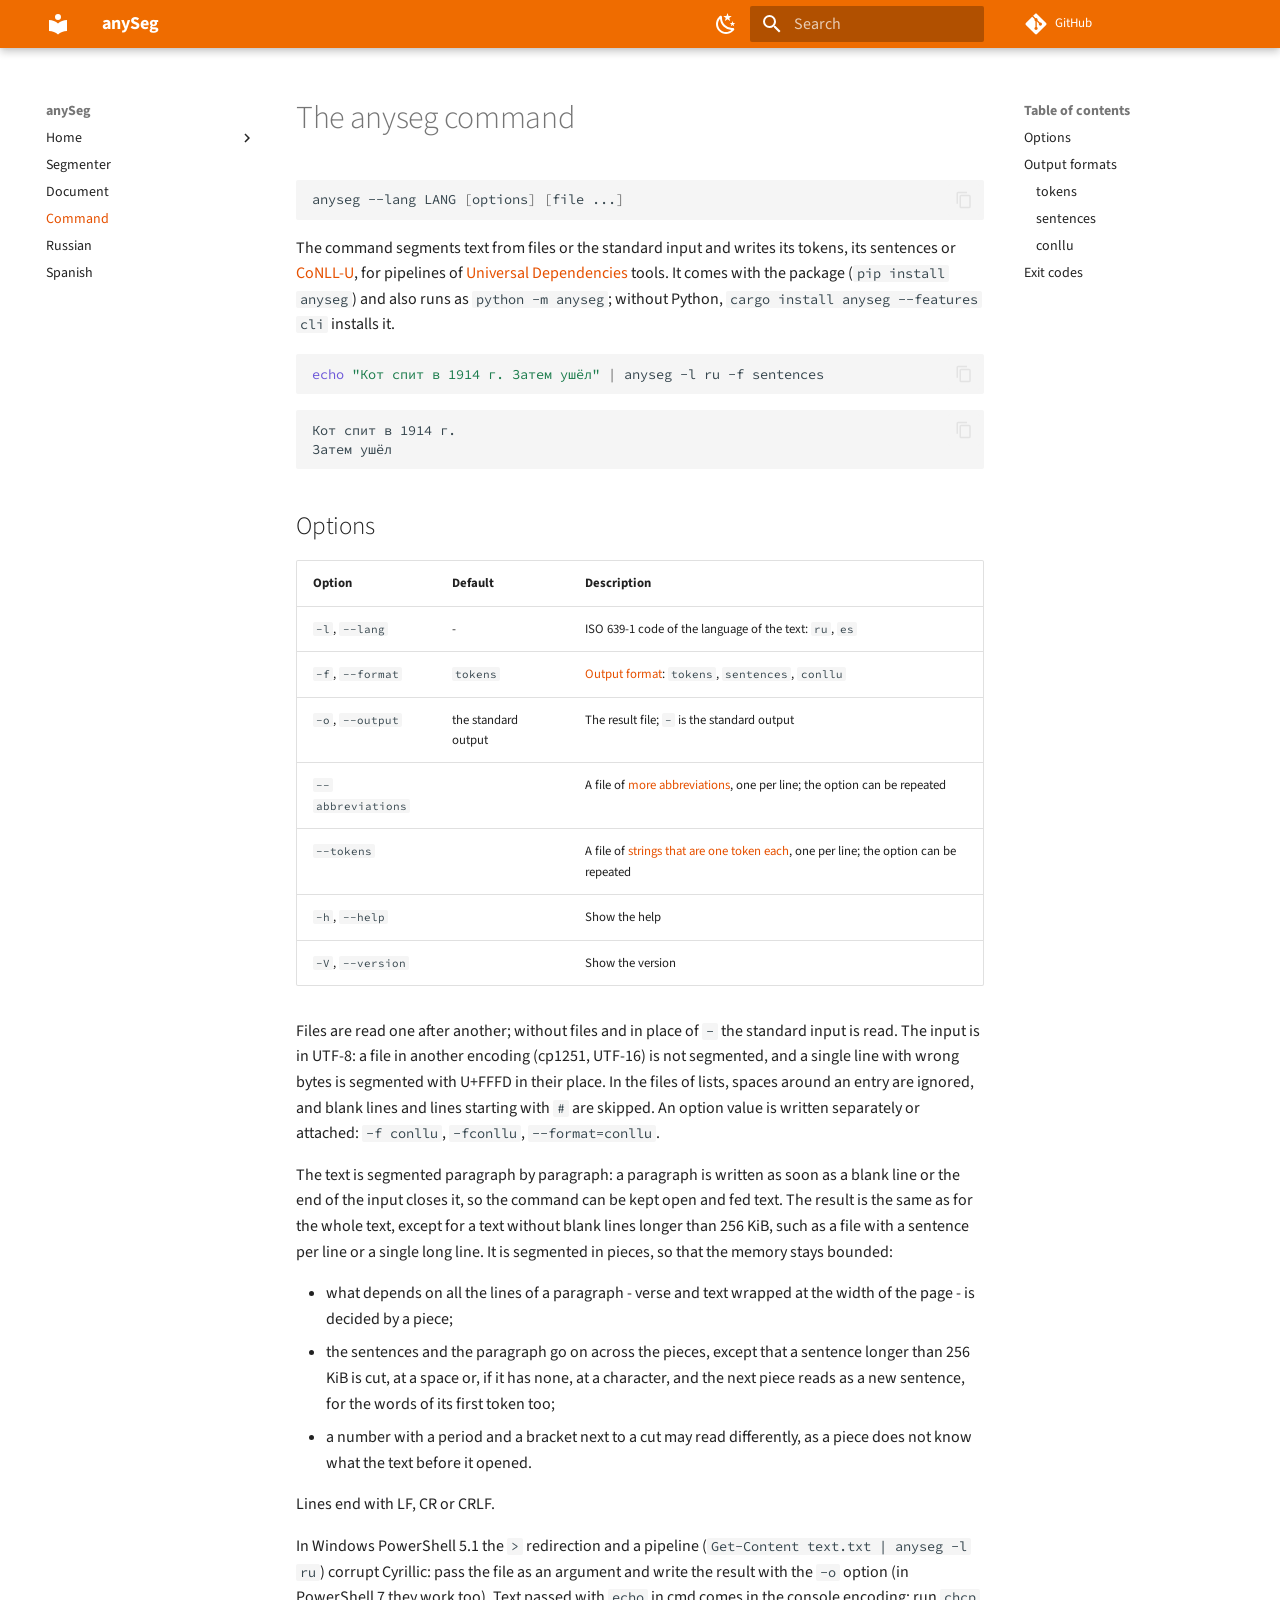
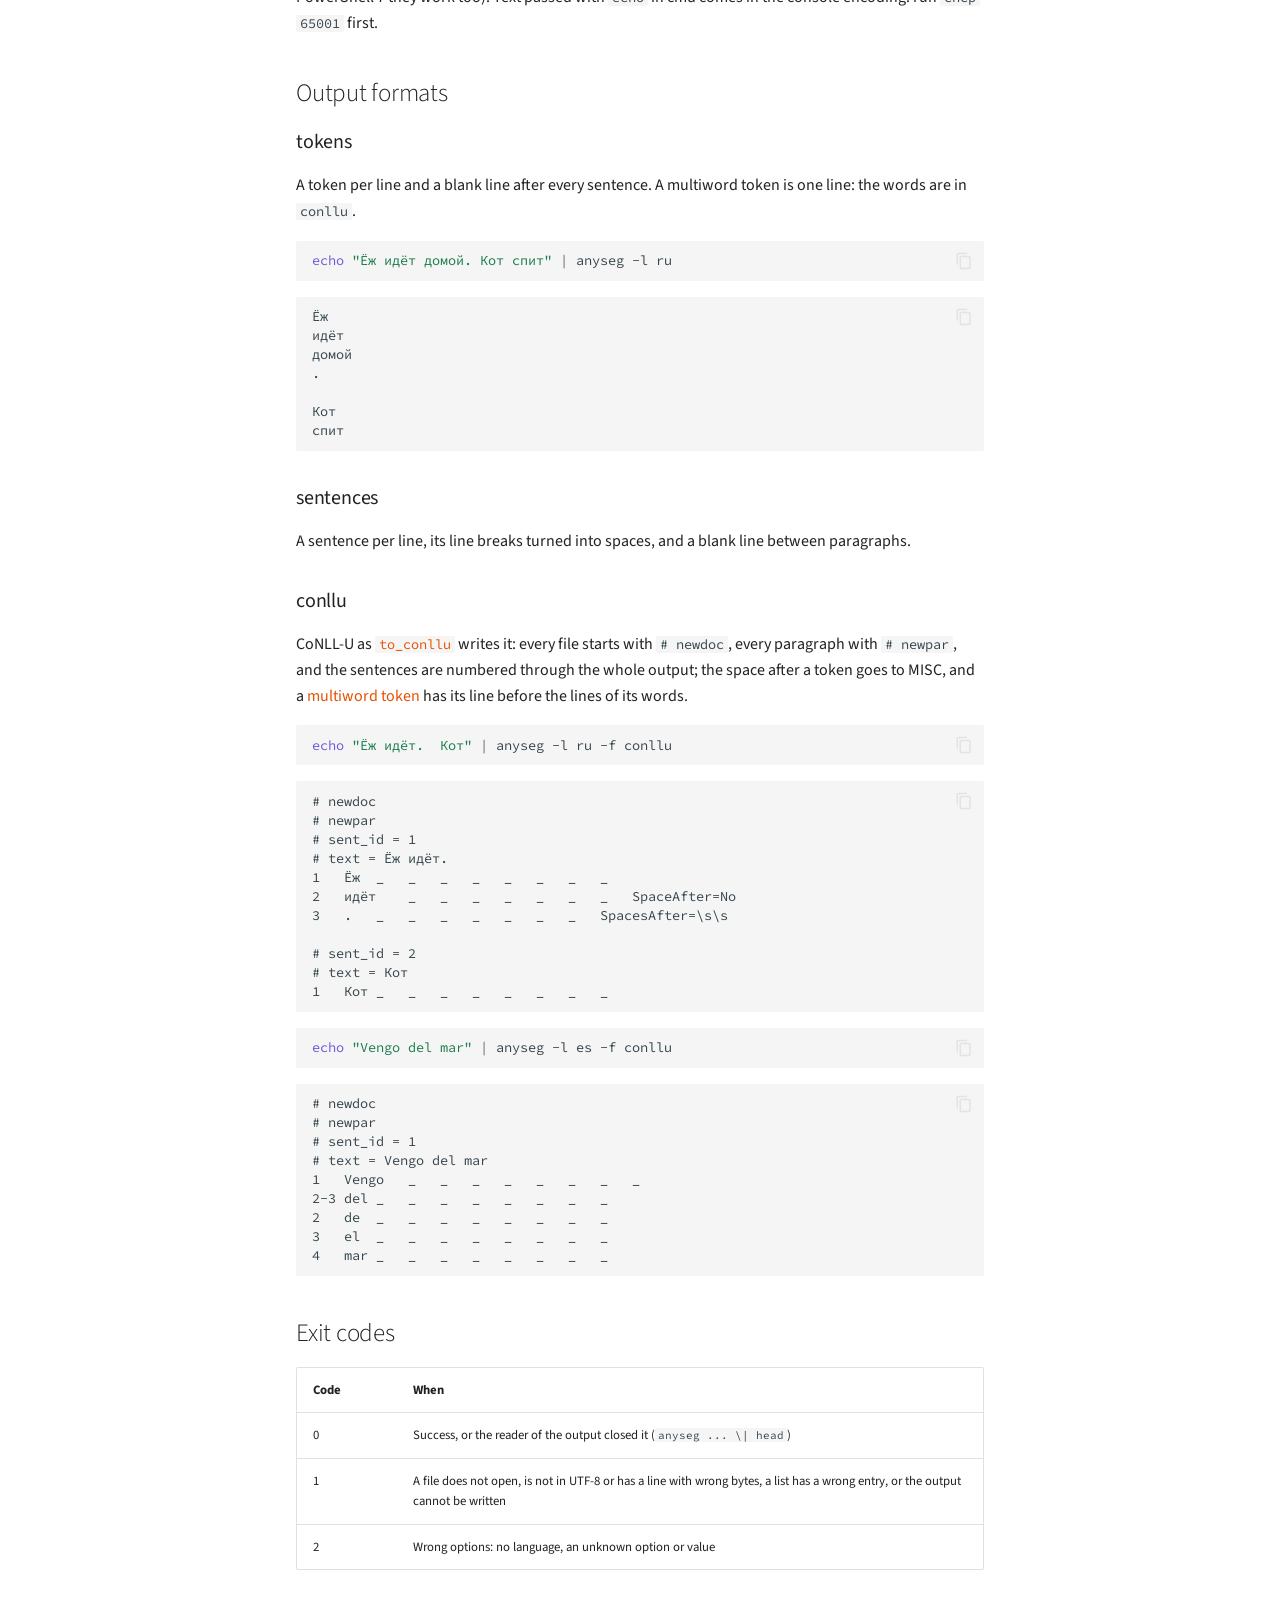
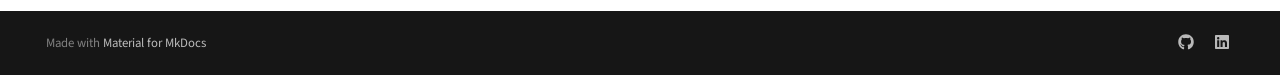
<file: cli/index.html>
<!doctype html>
<html lang="en" class="no-js">
  <head>
    
      <meta charset="utf-8">
      <meta name="viewport" content="width=device-width,initial-scale=1">
      
        <meta name="description" content="Fast segmentation of text into tokens and sentences, written in Rust with a Python API">
      
      
      
        <link rel="canonical" href="https://sergeyshk.github.io/anySeg/cli/">
      
      
        <link rel="prev" href="../document/">
      
      
        <link rel="next" href="../russian/">
      
      
        
      
      
      <link rel="icon" href="../assets/images/favicon.png">
      <meta name="generator" content="mkdocs-1.6.1, mkdocs-material-9.8.0">
    
    
      
        <title>Command - anySeg</title>
      
    
    
      <link rel="stylesheet" href="../assets/stylesheets/main.57a0d79d.min.css">
      
        
        <link rel="stylesheet" href="../assets/stylesheets/palette.fb2fffe2.min.css">
      
      


    
    
      
    
    
      
        
        
        <link rel="preconnect" href="https://fonts.gstatic.com" crossorigin>
        <link rel="stylesheet" href="https://fonts.googleapis.com/css?family=Source+Sans+Pro:300,300i,400,400i,700,700i%7CSource+Code+Pro:400,400i,700,700i&display=fallback">
        <style>:root{--md-text-font:"Source Sans Pro";--md-code-font:"Source Code Pro"}</style>
      
    
    
      <link rel="stylesheet" href="../css/extra.css">
    
    <script>__md_scope=new URL("..",location),__md_hash=e=>[...e].reduce(((e,_)=>(e<<5)-e+_.charCodeAt(0)),0),__md_get=(e,_=localStorage,t=__md_scope)=>JSON.parse(_.getItem(t.pathname+"."+e)),__md_set=(e,_,t=localStorage,a=__md_scope)=>{try{t.setItem(a.pathname+"."+e,JSON.stringify(_))}catch(e){}}</script>
    
      

    
    
  </head>
  
  
    
    
      
    
    
    
    
    <body dir="ltr" data-md-color-scheme="default" data-md-color-primary="custom" data-md-color-accent="orange">
  
    
    <input class="md-toggle" data-md-toggle="drawer" type="checkbox" id="__drawer" autocomplete="off">
    <input class="md-toggle" data-md-toggle="search" type="checkbox" id="__search" autocomplete="off">
    <label class="md-overlay" for="__drawer"></label>
    <div data-md-component="skip">
      
        
        <a href="#the-anyseg-command" class="md-skip">
          Skip to content
        </a>
      
    </div>
    <div data-md-component="announce">
      
    </div>
    
    
      

  

<header class="md-header md-header--shadow" data-md-component="header">
  <nav class="md-header__inner md-grid" aria-label="Header">
    <a href=".." title="anySeg" class="md-header__button md-logo" aria-label="anySeg" data-md-component="logo">
      
  
  <svg xmlns="http://www.w3.org/2000/svg" viewBox="0 0 24 24"><path d="M12 8a3 3 0 0 0 3-3 3 3 0 0 0-3-3 3 3 0 0 0-3 3 3 3 0 0 0 3 3m0 3.54C9.64 9.35 6.5 8 3 8v11c3.5 0 6.64 1.35 9 3.54 2.36-2.19 5.5-3.54 9-3.54V8c-3.5 0-6.64 1.35-9 3.54"/></svg>

    </a>
    <label class="md-header__button md-icon" for="__drawer">
      
      <svg xmlns="http://www.w3.org/2000/svg" viewBox="0 0 24 24"><path d="M3 6h18v2H3zm0 5h18v2H3zm0 5h18v2H3z"/></svg>
    </label>
    <div class="md-header__title" data-md-component="header-title">
      <div class="md-header__ellipsis">
        <div class="md-header__topic">
          <span class="md-ellipsis">
            anySeg
          </span>
        </div>
        <div class="md-header__topic" data-md-component="header-topic">
          <span class="md-ellipsis">
            
              Command
            
          </span>
        </div>
      </div>
    </div>
    
      
        <form class="md-header__option" data-md-component="palette">
  
    
    
    
    <input class="md-option" data-md-color-media="(prefers-color-scheme: light)" data-md-color-scheme="default" data-md-color-primary="custom" data-md-color-accent="orange"  aria-label="Dark theme"  type="radio" name="__palette" id="__palette_0">
    
      <label class="md-header__button md-icon" title="Dark theme" for="__palette_1" hidden>
        <svg xmlns="http://www.w3.org/2000/svg" viewBox="0 0 24 24"><path d="m17.75 4.09-2.53 1.94.91 3.06-2.63-1.81-2.63 1.81.91-3.06-2.53-1.94L12.44 4l1.06-3 1.06 3zm3.5 6.91-1.64 1.25.59 1.98-1.7-1.17-1.7 1.17.59-1.98L15.75 11l2.06-.05L18.5 9l.69 1.95zm-2.28 4.95c.83-.08 1.72 1.1 1.19 1.85-.32.45-.66.87-1.08 1.27C15.17 23 8.84 23 4.94 19.07c-3.91-3.9-3.91-10.24 0-14.14.4-.4.82-.76 1.27-1.08.75-.53 1.93.36 1.85 1.19-.27 2.86.69 5.83 2.89 8.02a9.96 9.96 0 0 0 8.02 2.89m-1.64 2.02a12.08 12.08 0 0 1-7.8-3.47c-2.17-2.19-3.33-5-3.49-7.82-2.81 3.14-2.7 7.96.31 10.98 3.02 3.01 7.84 3.12 10.98.31"/></svg>
      </label>
    
  
    
    
    
    <input class="md-option" data-md-color-media="(prefers-color-scheme: dark)" data-md-color-scheme="slate" data-md-color-primary="custom" data-md-color-accent="orange"  aria-label="Light theme"  type="radio" name="__palette" id="__palette_1">
    
      <label class="md-header__button md-icon" title="Light theme" for="__palette_0" hidden>
        <svg xmlns="http://www.w3.org/2000/svg" viewBox="0 0 24 24"><path d="M12 7a5 5 0 0 1 5 5 5 5 0 0 1-5 5 5 5 0 0 1-5-5 5 5 0 0 1 5-5m0 2a3 3 0 0 0-3 3 3 3 0 0 0 3 3 3 3 0 0 0 3-3 3 3 0 0 0-3-3m0-7 2.39 3.42C13.65 5.15 12.84 5 12 5s-1.65.15-2.39.42zM3.34 7l4.16-.35A7.2 7.2 0 0 0 5.94 8.5c-.44.74-.69 1.5-.83 2.29zm.02 10 1.76-3.77a7.131 7.131 0 0 0 2.38 4.14zM20.65 7l-1.77 3.79a7.02 7.02 0 0 0-2.38-4.15zm-.01 10-4.14.36c.59-.51 1.12-1.14 1.54-1.86.42-.73.69-1.5.83-2.29zM12 22l-2.41-3.44c.74.27 1.55.44 2.41.44.82 0 1.63-.17 2.37-.44z"/></svg>
      </label>
    
  
</form>
      
    
    
      <script>var palette=__md_get("__palette");if(palette&&palette.color){if("(prefers-color-scheme)"===palette.color.media){var media=matchMedia("(prefers-color-scheme: light)"),input=document.querySelector(media.matches?"[data-md-color-media='(prefers-color-scheme: light)']":"[data-md-color-media='(prefers-color-scheme: dark)']");palette.color.media=input.getAttribute("data-md-color-media"),palette.color.scheme=input.getAttribute("data-md-color-scheme"),palette.color.primary=input.getAttribute("data-md-color-primary"),palette.color.accent=input.getAttribute("data-md-color-accent")}for(var[key,value]of Object.entries(palette.color))document.body.setAttribute("data-md-color-"+key,value)}</script>
    
    
    
      
      
        <label class="md-header__button md-icon" for="__search">
          
          <svg xmlns="http://www.w3.org/2000/svg" viewBox="0 0 24 24"><path d="M9.5 3A6.5 6.5 0 0 1 16 9.5c0 1.61-.59 3.09-1.56 4.23l.27.27h.79l5 5-1.5 1.5-5-5v-.79l-.27-.27A6.52 6.52 0 0 1 9.5 16 6.5 6.5 0 0 1 3 9.5 6.5 6.5 0 0 1 9.5 3m0 2C7 5 5 7 5 9.5S7 14 9.5 14 14 12 14 9.5 12 5 9.5 5"/></svg>
        </label>
        <div class="md-search" data-md-component="search" role="dialog">
  <label class="md-search__overlay" for="__search"></label>
  <div class="md-search__inner" role="search">
    <form class="md-search__form" name="search">
      <input type="text" class="md-search__input" name="query" aria-label="Search" placeholder="Search" autocapitalize="off" autocorrect="off" autocomplete="off" spellcheck="false" data-md-component="search-query" required>
      <label class="md-search__icon md-icon" for="__search">
        
        <svg xmlns="http://www.w3.org/2000/svg" viewBox="0 0 24 24"><path d="M9.5 3A6.5 6.5 0 0 1 16 9.5c0 1.61-.59 3.09-1.56 4.23l.27.27h.79l5 5-1.5 1.5-5-5v-.79l-.27-.27A6.52 6.52 0 0 1 9.5 16 6.5 6.5 0 0 1 3 9.5 6.5 6.5 0 0 1 9.5 3m0 2C7 5 5 7 5 9.5S7 14 9.5 14 14 12 14 9.5 12 5 9.5 5"/></svg>
        
        <svg xmlns="http://www.w3.org/2000/svg" viewBox="0 0 24 24"><path d="M20 11v2H8l5.5 5.5-1.42 1.42L4.16 12l7.92-7.92L13.5 5.5 8 11z"/></svg>
      </label>
      <nav class="md-search__options" aria-label="Search">
        
        <button type="reset" class="md-search__icon md-icon" title="Clear" aria-label="Clear" tabindex="-1">
          
          <svg xmlns="http://www.w3.org/2000/svg" viewBox="0 0 24 24"><path d="M19 6.41 17.59 5 12 10.59 6.41 5 5 6.41 10.59 12 5 17.59 6.41 19 12 13.41 17.59 19 19 17.59 13.41 12z"/></svg>
        </button>
      </nav>
      
        <div class="md-search__suggest" data-md-component="search-suggest"></div>
      
    </form>
    <div class="md-search__output">
      <div class="md-search__scrollwrap" tabindex="0" data-md-scrollfix>
        <div class="md-search-result" data-md-component="search-result">
          <div class="md-search-result__meta">
            Initializing search
          </div>
          <ol class="md-search-result__list" role="presentation"></ol>
        </div>
      </div>
    </div>
  </div>
</div>
      
    
    
      <div class="md-header__source">
        <a href="https://github.com/SergeyShk/anySeg" title="Go to repository" class="md-source" data-md-component="source">
  <div class="md-source__icon md-icon">
    
    <svg xmlns="http://www.w3.org/2000/svg" viewBox="0 0 448 512"><!--! Font Awesome Free 7.1.0 by @fontawesome - https://fontawesome.com License - https://fontawesome.com/license/free (Icons: CC BY 4.0, Fonts: SIL OFL 1.1, Code: MIT License) Copyright 2025 Fonticons, Inc.--><path d="M439.6 236.1 244 40.5c-5.4-5.5-12.8-8.5-20.4-8.5s-15 3-20.4 8.4L162.5 81l51.5 51.5c27.1-9.1 52.7 16.8 43.4 43.7l49.7 49.7c34.2-11.8 61.2 31 35.5 56.7-26.5 26.5-70.2-2.9-56-37.3L240.3 199v121.9c25.3 12.5 22.3 41.8 9.1 55-6.4 6.4-15.2 10.1-24.3 10.1s-17.8-3.6-24.3-10.1c-17.6-17.6-11.1-46.9 11.2-56v-123c-20.8-8.5-24.6-30.7-18.6-45L142.6 101 8.5 235.1C3 240.6 0 247.9 0 255.5s3 15 8.5 20.4l195.6 195.7c5.4 5.4 12.7 8.4 20.4 8.4s15-3 20.4-8.4l194.7-194.7c5.4-5.4 8.4-12.8 8.4-20.4s-3-15-8.4-20.4"/></svg>
  </div>
  <div class="md-source__repository">
    GitHub
  </div>
</a>
      </div>
    
  </nav>
  
</header>
    
    <div class="md-container" data-md-component="container">
      
      
        
          
        
      
      <main class="md-main" data-md-component="main">
        <div class="md-main__inner md-grid">
          
            
              
              <div class="md-sidebar md-sidebar--primary" data-md-component="sidebar" data-md-type="navigation" >
                <div class="md-sidebar__scrollwrap">
                  <div class="md-sidebar__inner">
                    



<nav class="md-nav md-nav--primary" aria-label="Navigation" data-md-level="0">
  <label class="md-nav__title" for="__drawer">
    <a href=".." title="anySeg" class="md-nav__button md-logo" aria-label="anySeg" data-md-component="logo">
      
  
  <svg xmlns="http://www.w3.org/2000/svg" viewBox="0 0 24 24"><path d="M12 8a3 3 0 0 0 3-3 3 3 0 0 0-3-3 3 3 0 0 0-3 3 3 3 0 0 0 3 3m0 3.54C9.64 9.35 6.5 8 3 8v11c3.5 0 6.64 1.35 9 3.54 2.36-2.19 5.5-3.54 9-3.54V8c-3.5 0-6.64 1.35-9 3.54"/></svg>

    </a>
    anySeg
  </label>
  
    <div class="md-nav__source">
      <a href="https://github.com/SergeyShk/anySeg" title="Go to repository" class="md-source" data-md-component="source">
  <div class="md-source__icon md-icon">
    
    <svg xmlns="http://www.w3.org/2000/svg" viewBox="0 0 448 512"><!--! Font Awesome Free 7.1.0 by @fontawesome - https://fontawesome.com License - https://fontawesome.com/license/free (Icons: CC BY 4.0, Fonts: SIL OFL 1.1, Code: MIT License) Copyright 2025 Fonticons, Inc.--><path d="M439.6 236.1 244 40.5c-5.4-5.5-12.8-8.5-20.4-8.5s-15 3-20.4 8.4L162.5 81l51.5 51.5c27.1-9.1 52.7 16.8 43.4 43.7l49.7 49.7c34.2-11.8 61.2 31 35.5 56.7-26.5 26.5-70.2-2.9-56-37.3L240.3 199v121.9c25.3 12.5 22.3 41.8 9.1 55-6.4 6.4-15.2 10.1-24.3 10.1s-17.8-3.6-24.3-10.1c-17.6-17.6-11.1-46.9 11.2-56v-123c-20.8-8.5-24.6-30.7-18.6-45L142.6 101 8.5 235.1C3 240.6 0 247.9 0 255.5s3 15 8.5 20.4l195.6 195.7c5.4 5.4 12.7 8.4 20.4 8.4s15-3 20.4-8.4l194.7-194.7c5.4-5.4 8.4-12.8 8.4-20.4s-3-15-8.4-20.4"/></svg>
  </div>
  <div class="md-source__repository">
    GitHub
  </div>
</a>
    </div>
  
  <ul class="md-nav__list" data-md-scrollfix>
    
      
      
  
  
  
  
    
    
    
    
    
    <li class="md-nav__item md-nav__item--nested">
      
        
        
        <input class="md-nav__toggle md-toggle " type="checkbox" id="__nav_1" >
        
          
          <label class="md-nav__link" for="__nav_1" id="__nav_1_label" tabindex="0">
            
  
  
  <span class="md-ellipsis">
    
  
    Home
  

    
  </span>
  
  

            <span class="md-nav__icon md-icon"></span>
          </label>
        
        <nav class="md-nav" data-md-level="1" aria-labelledby="__nav_1_label" aria-expanded="false">
          <label class="md-nav__title" for="__nav_1">
            <span class="md-nav__icon md-icon"></span>
            
  
    Home
  

          </label>
          <ul class="md-nav__list" data-md-scrollfix>
            
              
                
  
  
  
  
    <li class="md-nav__item">
      <a href=".." class="md-nav__link">
        
  
  
  <span class="md-ellipsis">
    
  
    About
  

    
  </span>
  
  

      </a>
    </li>
  

              
            
              
                
  
  
  
  
    <li class="md-nav__item">
      <a href="../installation/" class="md-nav__link">
        
  
  
  <span class="md-ellipsis">
    
  
    Installation
  

    
  </span>
  
  

      </a>
    </li>
  

              
            
              
                
  
  
  
  
    <li class="md-nav__item">
      <a href="../comparison/" class="md-nav__link">
        
  
  
  <span class="md-ellipsis">
    
  
    Comparison
  

    
  </span>
  
  

      </a>
    </li>
  

              
            
              
                
  
  
  
  
    <li class="md-nav__item">
      <a href="../authors/" class="md-nav__link">
        
  
  
  <span class="md-ellipsis">
    
  
    Authors
  

    
  </span>
  
  

      </a>
    </li>
  

              
            
          </ul>
        </nav>
      
    </li>
  

    
      
      
  
  
  
  
    <li class="md-nav__item">
      <a href="../segmenter/" class="md-nav__link">
        
  
  
  <span class="md-ellipsis">
    
  
    Segmenter
  

    
  </span>
  
  

      </a>
    </li>
  

    
      
      
  
  
  
  
    <li class="md-nav__item">
      <a href="../document/" class="md-nav__link">
        
  
  
  <span class="md-ellipsis">
    
  
    Document
  

    
  </span>
  
  

      </a>
    </li>
  

    
      
      
  
  
    
  
  
  
    <li class="md-nav__item md-nav__item--active">
      
      <input class="md-nav__toggle md-toggle" type="checkbox" id="__toc">
      
      
        
      
      
        <label class="md-nav__link md-nav__link--active" for="__toc">
          
  
  
  <span class="md-ellipsis">
    
  
    Command
  

    
  </span>
  
  

          <span class="md-nav__icon md-icon"></span>
        </label>
      
      <a href="./" class="md-nav__link md-nav__link--active">
        
  
  
  <span class="md-ellipsis">
    
  
    Command
  

    
  </span>
  
  

      </a>
      
        

<nav class="md-nav md-nav--secondary" aria-label="Table of contents">
  
  
  
    
  
  
    <label class="md-nav__title" for="__toc">
      <span class="md-nav__icon md-icon"></span>
      Table of contents
    </label>
    <ul class="md-nav__list" data-md-component="toc" data-md-scrollfix>
      
        <li class="md-nav__item">
  <a href="#options" class="md-nav__link">
    <span class="md-ellipsis">
      
        Options
      
    </span>
  </a>
  
</li>
      
        <li class="md-nav__item">
  <a href="#formats" class="md-nav__link">
    <span class="md-ellipsis">
      
        Output formats
      
    </span>
  </a>
  
    <nav class="md-nav" aria-label="Output formats">
      <ul class="md-nav__list">
        
          <li class="md-nav__item">
  <a href="#tokens" class="md-nav__link">
    <span class="md-ellipsis">
      
        tokens
      
    </span>
  </a>
  
</li>
        
          <li class="md-nav__item">
  <a href="#sentences" class="md-nav__link">
    <span class="md-ellipsis">
      
        sentences
      
    </span>
  </a>
  
</li>
        
          <li class="md-nav__item">
  <a href="#conllu" class="md-nav__link">
    <span class="md-ellipsis">
      
        conllu
      
    </span>
  </a>
  
</li>
        
      </ul>
    </nav>
  
</li>
      
        <li class="md-nav__item">
  <a href="#exit-codes" class="md-nav__link">
    <span class="md-ellipsis">
      
        Exit codes
      
    </span>
  </a>
  
</li>
      
    </ul>
  
</nav>
      
    </li>
  

    
      
      
  
  
  
  
    <li class="md-nav__item">
      <a href="../russian/" class="md-nav__link">
        
  
  
  <span class="md-ellipsis">
    
  
    Russian
  

    
  </span>
  
  

      </a>
    </li>
  

    
      
      
  
  
  
  
    <li class="md-nav__item">
      <a href="../spanish/" class="md-nav__link">
        
  
  
  <span class="md-ellipsis">
    
  
    Spanish
  

    
  </span>
  
  

      </a>
    </li>
  

    
  </ul>
</nav>
                  </div>
                </div>
              </div>
            
            
              
              <div class="md-sidebar md-sidebar--secondary" data-md-component="sidebar" data-md-type="toc" >
                <div class="md-sidebar__scrollwrap">
                  <div class="md-sidebar__inner">
                    

<nav class="md-nav md-nav--secondary" aria-label="Table of contents">
  
  
  
    
  
  
    <label class="md-nav__title" for="__toc">
      <span class="md-nav__icon md-icon"></span>
      Table of contents
    </label>
    <ul class="md-nav__list" data-md-component="toc" data-md-scrollfix>
      
        <li class="md-nav__item">
  <a href="#options" class="md-nav__link">
    <span class="md-ellipsis">
      
        Options
      
    </span>
  </a>
  
</li>
      
        <li class="md-nav__item">
  <a href="#formats" class="md-nav__link">
    <span class="md-ellipsis">
      
        Output formats
      
    </span>
  </a>
  
    <nav class="md-nav" aria-label="Output formats">
      <ul class="md-nav__list">
        
          <li class="md-nav__item">
  <a href="#tokens" class="md-nav__link">
    <span class="md-ellipsis">
      
        tokens
      
    </span>
  </a>
  
</li>
        
          <li class="md-nav__item">
  <a href="#sentences" class="md-nav__link">
    <span class="md-ellipsis">
      
        sentences
      
    </span>
  </a>
  
</li>
        
          <li class="md-nav__item">
  <a href="#conllu" class="md-nav__link">
    <span class="md-ellipsis">
      
        conllu
      
    </span>
  </a>
  
</li>
        
      </ul>
    </nav>
  
</li>
      
        <li class="md-nav__item">
  <a href="#exit-codes" class="md-nav__link">
    <span class="md-ellipsis">
      
        Exit codes
      
    </span>
  </a>
  
</li>
      
    </ul>
  
</nav>
                  </div>
                </div>
              </div>
            
          
          
            <div class="md-content" data-md-component="content">
              
              <article class="md-content__inner md-typeset">
                
                  


  
  


<h1 id="the-anyseg-command">The anyseg command<a class="headerlink" href="#the-anyseg-command" title="Permanent link">&para;</a></h1>
<div class="highlight"><pre><span></span><code>anyseg<span class="w"> </span>--lang<span class="w"> </span>LANG<span class="w"> </span><span class="o">[</span>options<span class="o">]</span><span class="w"> </span><span class="o">[</span>file<span class="w"> </span>...<span class="o">]</span>
</code></pre></div>
<p>The command segments text from files or the standard input and writes its tokens, its sentences or <a href="https://universaldependencies.org/format.html">CoNLL-U</a>, for pipelines of <a href="https://universaldependencies.org/">Universal Dependencies</a> tools. It comes with the package (<code>pip install anyseg</code>) and also runs as <code>python -m anyseg</code>; without Python, <code>cargo install anyseg --features cli</code> installs it.</p>
<div class="highlight"><pre><span></span><code><span class="nb">echo</span><span class="w"> </span><span class="s2">"Кот спит в 1914 г. Затем ушёл"</span><span class="w"> </span><span class="p">|</span><span class="w"> </span>anyseg<span class="w"> </span>-l<span class="w"> </span>ru<span class="w"> </span>-f<span class="w"> </span>sentences
</code></pre></div>
<div class="highlight"><pre><span></span><code>Кот спит в 1914 г.
Затем ушёл
</code></pre></div>
<h2 id="options">Options<a class="headerlink" href="#options" title="Permanent link">&para;</a></h2>
<table>
<thead>
<tr>
<th style="text-align: left;">Option</th>
<th style="text-align: left;">Default</th>
<th style="text-align: left;">Description</th>
</tr>
</thead>
<tbody>
<tr>
<td style="text-align: left;"><code>-l</code>, <code>--lang</code></td>
<td style="text-align: left;">-</td>
<td style="text-align: left;">ISO 639-1 code of the language of the text: <code>ru</code>, <code>es</code></td>
</tr>
<tr>
<td style="text-align: left;"><code>-f</code>, <code>--format</code></td>
<td style="text-align: left;"><code>tokens</code></td>
<td style="text-align: left;"><a href="#formats">Output format</a>: <code>tokens</code>, <code>sentences</code>, <code>conllu</code></td>
</tr>
<tr>
<td style="text-align: left;"><code>-o</code>, <code>--output</code></td>
<td style="text-align: left;">the standard output</td>
<td style="text-align: left;">The result file; <code>-</code> is the standard output</td>
</tr>
<tr>
<td style="text-align: left;"><code>--abbreviations</code></td>
<td style="text-align: left;"></td>
<td style="text-align: left;">A file of <a href="../segmenter/#lists">more abbreviations</a>, one per line; the option can be repeated</td>
</tr>
<tr>
<td style="text-align: left;"><code>--tokens</code></td>
<td style="text-align: left;"></td>
<td style="text-align: left;">A file of <a href="../segmenter/#lists">strings that are one token each</a>, one per line; the option can be repeated</td>
</tr>
<tr>
<td style="text-align: left;"><code>-h</code>, <code>--help</code></td>
<td style="text-align: left;"></td>
<td style="text-align: left;">Show the help</td>
</tr>
<tr>
<td style="text-align: left;"><code>-V</code>, <code>--version</code></td>
<td style="text-align: left;"></td>
<td style="text-align: left;">Show the version</td>
</tr>
</tbody>
</table>
<p>Files are read one after another; without files and in place of <code>-</code> the standard input is read. The input is in UTF-8: a file in another encoding (cp1251, UTF-16) is not segmented, and a single line with wrong bytes is segmented with U+FFFD in their place. In the files of lists, spaces around an entry are ignored, and blank lines and lines starting with <code>#</code> are skipped. An option value is written separately or attached: <code>-f conllu</code>, <code>-fconllu</code>, <code>--format=conllu</code>.</p>
<p>The text is segmented paragraph by paragraph: a paragraph is written as soon as a blank line or the end of the input closes it, so the command can be kept open and fed text. The result is the same as for the whole text, except for a text without blank lines longer than 256 KiB, such as a file with a sentence per line or a single long line. It is segmented in pieces, so that the memory stays bounded:</p>
<ul>
<li>what depends on all the lines of a paragraph - verse and text wrapped at the width of the page - is decided by a piece;</li>
<li>the sentences and the paragraph go on across the pieces, except that a sentence longer than 256 KiB is cut, at a space or, if it has none, at a character, and the next piece reads as a new sentence, for the words of its first token too;</li>
<li>a number with a period and a bracket next to a cut may read differently, as a piece does not know what the text before it opened.</li>
</ul>
<p>Lines end with LF, CR or CRLF.</p>
<p>In Windows PowerShell 5.1 the <code>&gt;</code> redirection and a pipeline (<code>Get-Content text.txt | anyseg -l ru</code>) corrupt Cyrillic: pass the file as an argument and write the result with the <code>-o</code> option (in PowerShell 7 they work too). Text passed with <code>echo</code> in cmd comes in the console encoding: run <code>chcp 65001</code> first.</p>
<h2 id="formats">Output formats<a class="headerlink" href="#formats" title="Permanent link">&para;</a></h2>
<h3 id="tokens">tokens<a class="headerlink" href="#tokens" title="Permanent link">&para;</a></h3>
<p>A token per line and a blank line after every sentence. A multiword token is one line: the words are in <code>conllu</code>.</p>
<div class="highlight"><pre><span></span><code><span class="nb">echo</span><span class="w"> </span><span class="s2">"Ёж идёт домой. Кот спит"</span><span class="w"> </span><span class="p">|</span><span class="w"> </span>anyseg<span class="w"> </span>-l<span class="w"> </span>ru
</code></pre></div>
<div class="highlight"><pre><span></span><code>Ёж
идёт
домой
.

Кот
спит
</code></pre></div>
<h3 id="sentences">sentences<a class="headerlink" href="#sentences" title="Permanent link">&para;</a></h3>
<p>A sentence per line, its line breaks turned into spaces, and a blank line between paragraphs.</p>
<h3 id="conllu">conllu<a class="headerlink" href="#conllu" title="Permanent link">&para;</a></h3>
<p>CoNLL-U as <a href="../document/#to_conllu"><code>to_conllu</code></a> writes it: every file starts with <code># newdoc</code>, every paragraph with <code># newpar</code>, and the sentences are numbered through the whole output; the space after a token goes to MISC, and a <a href="../spanish/#multiword">multiword token</a> has its line before the lines of its words.</p>
<div class="highlight"><pre><span></span><code><span class="nb">echo</span><span class="w"> </span><span class="s2">"Ёж идёт.  Кот"</span><span class="w"> </span><span class="p">|</span><span class="w"> </span>anyseg<span class="w"> </span>-l<span class="w"> </span>ru<span class="w"> </span>-f<span class="w"> </span>conllu
</code></pre></div>
<div class="highlight"><pre><span></span><code># newdoc
# newpar
# sent_id = 1
# text = Ёж идёт.
1   Ёж  _   _   _   _   _   _   _   _
2   идёт    _   _   _   _   _   _   _   SpaceAfter=No
3   .   _   _   _   _   _   _   _   SpacesAfter=\s\s

# sent_id = 2
# text = Кот
1   Кот _   _   _   _   _   _   _   _
</code></pre></div>
<div class="highlight"><pre><span></span><code><span class="nb">echo</span><span class="w"> </span><span class="s2">"Vengo del mar"</span><span class="w"> </span><span class="p">|</span><span class="w"> </span>anyseg<span class="w"> </span>-l<span class="w"> </span>es<span class="w"> </span>-f<span class="w"> </span>conllu
</code></pre></div>
<div class="highlight"><pre><span></span><code># newdoc
# newpar
# sent_id = 1
# text = Vengo del mar
1   Vengo   _   _   _   _   _   _   _   _
2-3 del _   _   _   _   _   _   _   _
2   de  _   _   _   _   _   _   _   _
3   el  _   _   _   _   _   _   _   _
4   mar _   _   _   _   _   _   _   _
</code></pre></div>
<h2 id="exit-codes">Exit codes<a class="headerlink" href="#exit-codes" title="Permanent link">&para;</a></h2>
<table>
<thead>
<tr>
<th style="text-align: left;">Code</th>
<th style="text-align: left;">When</th>
</tr>
</thead>
<tbody>
<tr>
<td style="text-align: left;">0</td>
<td style="text-align: left;">Success, or the reader of the output closed it (<code>anyseg ... \| head</code>)</td>
</tr>
<tr>
<td style="text-align: left;">1</td>
<td style="text-align: left;">A file does not open, is not in UTF-8 or has a line with wrong bytes, a list has a wrong entry, or the output cannot be written</td>
</tr>
<tr>
<td style="text-align: left;">2</td>
<td style="text-align: left;">Wrong options: no language, an unknown option or value</td>
</tr>
</tbody>
</table>












                
              </article>
            </div>
          
          
<script>var target=document.getElementById(location.hash.slice(1));target&&target.name&&(target.checked=target.name.startsWith("__tabbed_"))</script>
        </div>
        
          <button type="button" class="md-top md-icon" data-md-component="top" hidden>
  
  <svg xmlns="http://www.w3.org/2000/svg" viewBox="0 0 24 24"><path d="M13 20h-2V8l-5.5 5.5-1.42-1.42L12 4.16l7.92 7.92-1.42 1.42L13 8z"/></svg>
  Back to top
</button>
        
      </main>
      
        <footer class="md-footer">
  
  <div class="md-footer-meta md-typeset">
    <div class="md-footer-meta__inner md-grid">
      <div class="md-copyright">
  
  
    Made with
    <a href="https://squidfunk.github.io/mkdocs-material/" target="_blank" rel="noopener">
      Material for MkDocs
    </a>
  
</div>
      
        
<div class="md-social">
  
    
    
    
    
      
      
    
    <a href="https://github.com/SergeyShk" target="_blank" rel="noopener" title="github.com" class="md-social__link">
      <svg xmlns="http://www.w3.org/2000/svg" viewBox="0 0 512 512"><!--! Font Awesome Free 7.1.0 by @fontawesome - https://fontawesome.com License - https://fontawesome.com/license/free (Icons: CC BY 4.0, Fonts: SIL OFL 1.1, Code: MIT License) Copyright 2025 Fonticons, Inc.--><path d="M173.9 397.4c0 2-2.3 3.6-5.2 3.6-3.3.3-5.6-1.3-5.6-3.6 0-2 2.3-3.6 5.2-3.6 3-.3 5.6 1.3 5.6 3.6m-31.1-4.5c-.7 2 1.3 4.3 4.3 4.9 2.6 1 5.6 0 6.2-2s-1.3-4.3-4.3-5.2c-2.6-.7-5.5.3-6.2 2.3m44.2-1.7c-2.9.7-4.9 2.6-4.6 4.9.3 2 2.9 3.3 5.9 2.6 2.9-.7 4.9-2.6 4.6-4.6-.3-1.9-3-3.2-5.9-2.9M252.8 8C114.1 8 8 113.3 8 252c0 110.9 69.8 205.8 169.5 239.2 12.8 2.3 17.3-5.6 17.3-12.1 0-6.2-.3-40.4-.3-61.4 0 0-70 15-84.7-29.8 0 0-11.4-29.1-27.8-36.6 0 0-22.9-15.7 1.6-15.4 0 0 24.9 2 38.6 25.8 21.9 38.6 58.6 27.5 72.9 20.9 2.3-16 8.8-27.1 16-33.7-55.9-6.2-112.3-14.3-112.3-110.5 0-27.5 7.6-41.3 23.6-58.9-2.6-6.5-11.1-33.3 2.6-67.9 20.9-6.5 69 27 69 27 20-5.6 41.5-8.5 62.8-8.5s42.8 2.9 62.8 8.5c0 0 48.1-33.6 69-27 13.7 34.7 5.2 61.4 2.6 67.9 16 17.7 25.8 31.5 25.8 58.9 0 96.5-58.9 104.2-114.8 110.5 9.2 7.9 17 22.9 17 46.4 0 33.7-.3 75.4-.3 83.6 0 6.5 4.6 14.4 17.3 12.1C436.2 457.8 504 362.9 504 252 504 113.3 391.5 8 252.8 8M105.2 352.9c-1.3 1-1 3.3.7 5.2 1.6 1.6 3.9 2.3 5.2 1 1.3-1 1-3.3-.7-5.2-1.6-1.6-3.9-2.3-5.2-1m-10.8-8.1c-.7 1.3.3 2.9 2.3 3.9 1.6 1 3.6.7 4.3-.7.7-1.3-.3-2.9-2.3-3.9-2-.6-3.6-.3-4.3.7m32.4 35.6c-1.6 1.3-1 4.3 1.3 6.2 2.3 2.3 5.2 2.6 6.5 1 1.3-1.3.7-4.3-1.3-6.2-2.2-2.3-5.2-2.6-6.5-1m-11.4-14.7c-1.6 1-1.6 3.6 0 5.9s4.3 3.3 5.6 2.3c1.6-1.3 1.6-3.9 0-6.2-1.4-2.3-4-3.3-5.6-2"/></svg>
    </a>
  
    
    
    
    
      
      
    
    <a href="https://www.linkedin.com/in/kouki91/" target="_blank" rel="noopener" title="www.linkedin.com" class="md-social__link">
      <svg xmlns="http://www.w3.org/2000/svg" viewBox="0 0 448 512"><!--! Font Awesome Free 7.1.0 by @fontawesome - https://fontawesome.com License - https://fontawesome.com/license/free (Icons: CC BY 4.0, Fonts: SIL OFL 1.1, Code: MIT License) Copyright 2025 Fonticons, Inc.--><path d="M416 32H31.9C14.3 32 0 46.5 0 64.3v383.4C0 465.5 14.3 480 31.9 480H416c17.6 0 32-14.5 32-32.3V64.3c0-17.8-14.4-32.3-32-32.3M135.4 416H69V202.2h66.5V416zM102.2 96a38.5 38.5 0 1 1 0 77 38.5 38.5 0 1 1 0-77m282.1 320h-66.4V312c0-24.8-.5-56.7-34.5-56.7-34.6 0-39.9 27-39.9 54.9V416h-66.4V202.2h63.7v29.2h.9c8.9-16.8 30.6-34.5 62.9-34.5 67.2 0 79.7 44.3 79.7 101.9z"/></svg>
    </a>
  
</div>
      
    </div>
  </div>
</footer>
      
    </div>
    <div class="md-dialog" data-md-component="dialog">
      <div class="md-dialog__inner md-typeset"></div>
    </div>
    
    
    
      
      
      <script id="__config" type="application/json">{"annotate": null, "base": "..", "features": ["navigation.top", "content.code.copy", "search.highlight", "search.suggest"], "search": "../assets/javascripts/workers/search.a7633da7.min.js", "tags": null, "translations": {"clipboard.copied": "Copied to clipboard", "clipboard.copy": "Copy to clipboard", "search.result.more.one": "1 more on this page", "search.result.more.other": "# more on this page", "search.result.none": "No matching documents", "search.result.one": "1 matching document", "search.result.other": "# matching documents", "search.result.placeholder": "Type to start searching", "search.result.term.missing": "Missing", "select.version": "Select version"}, "version": null}</script>
    
    
      <script src="../assets/javascripts/bundle.c21346df.min.js"></script>
      
    
  </body>
</html>
</file>
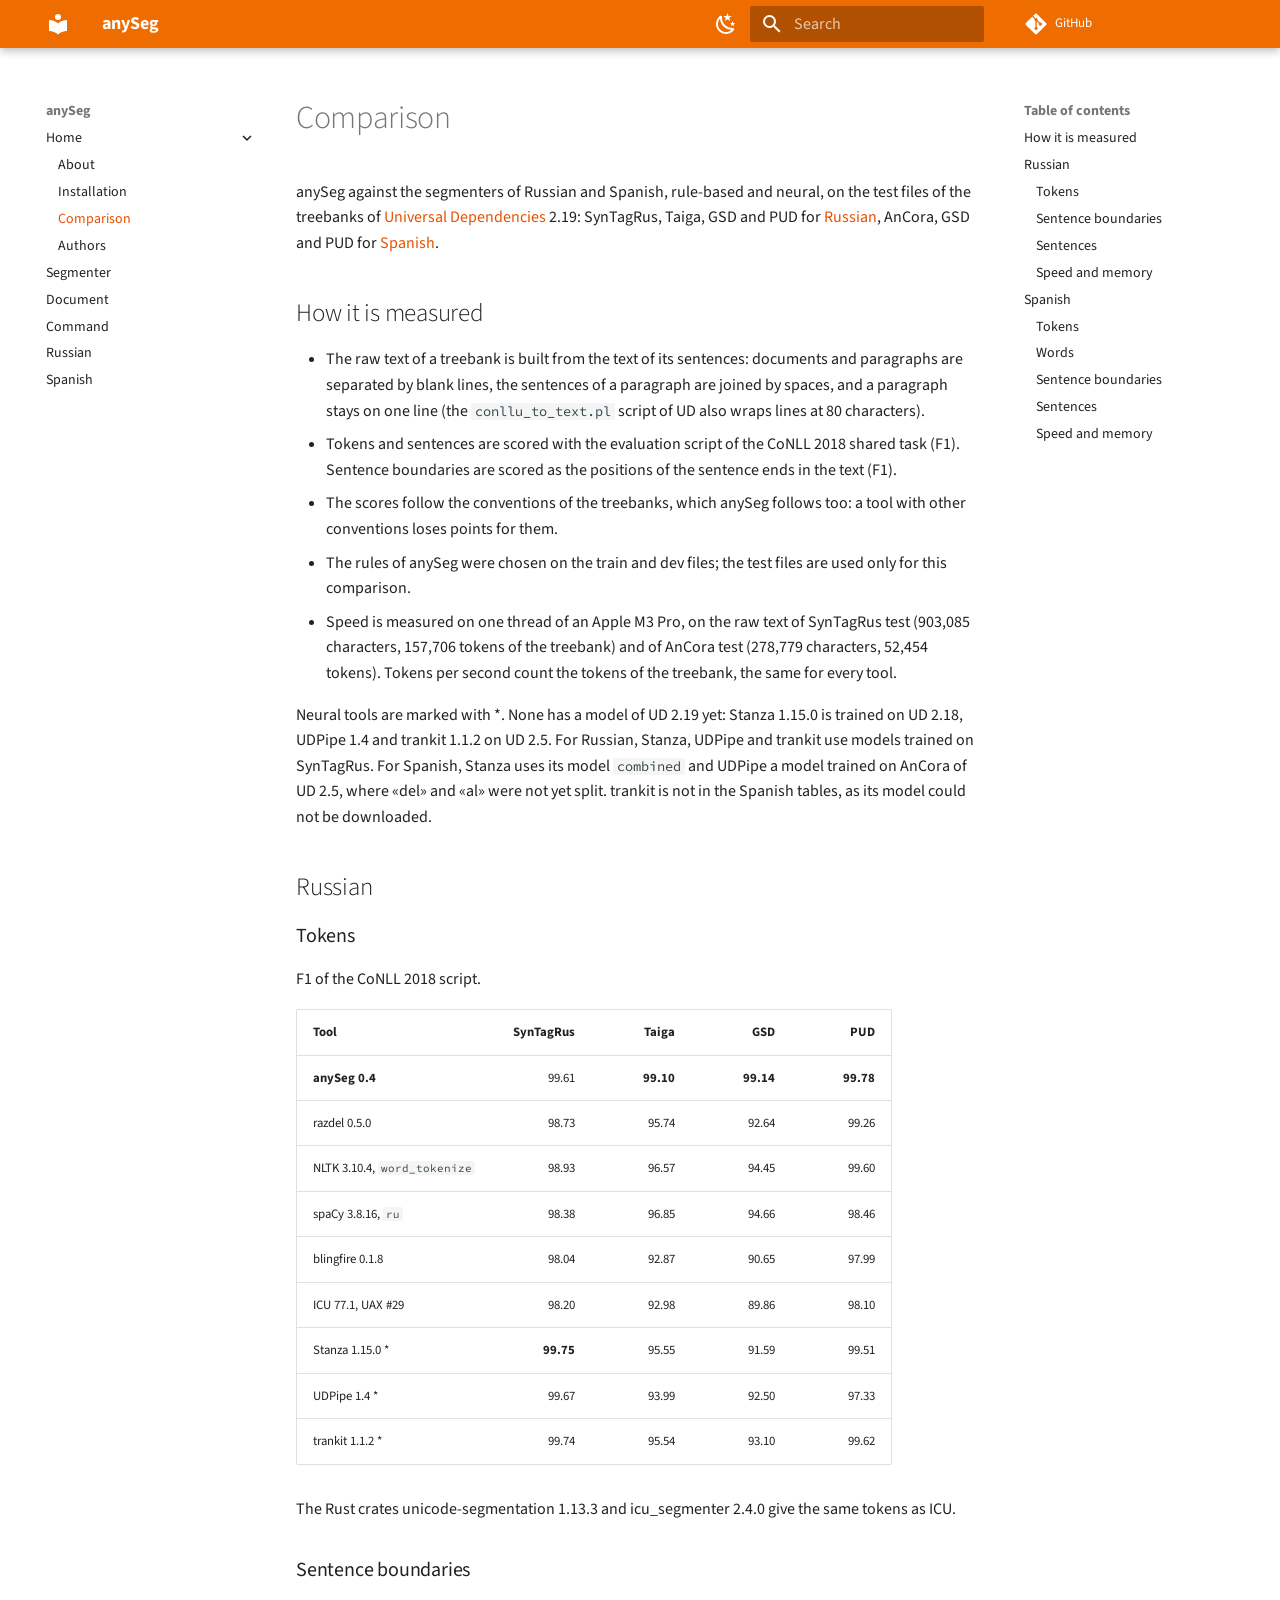
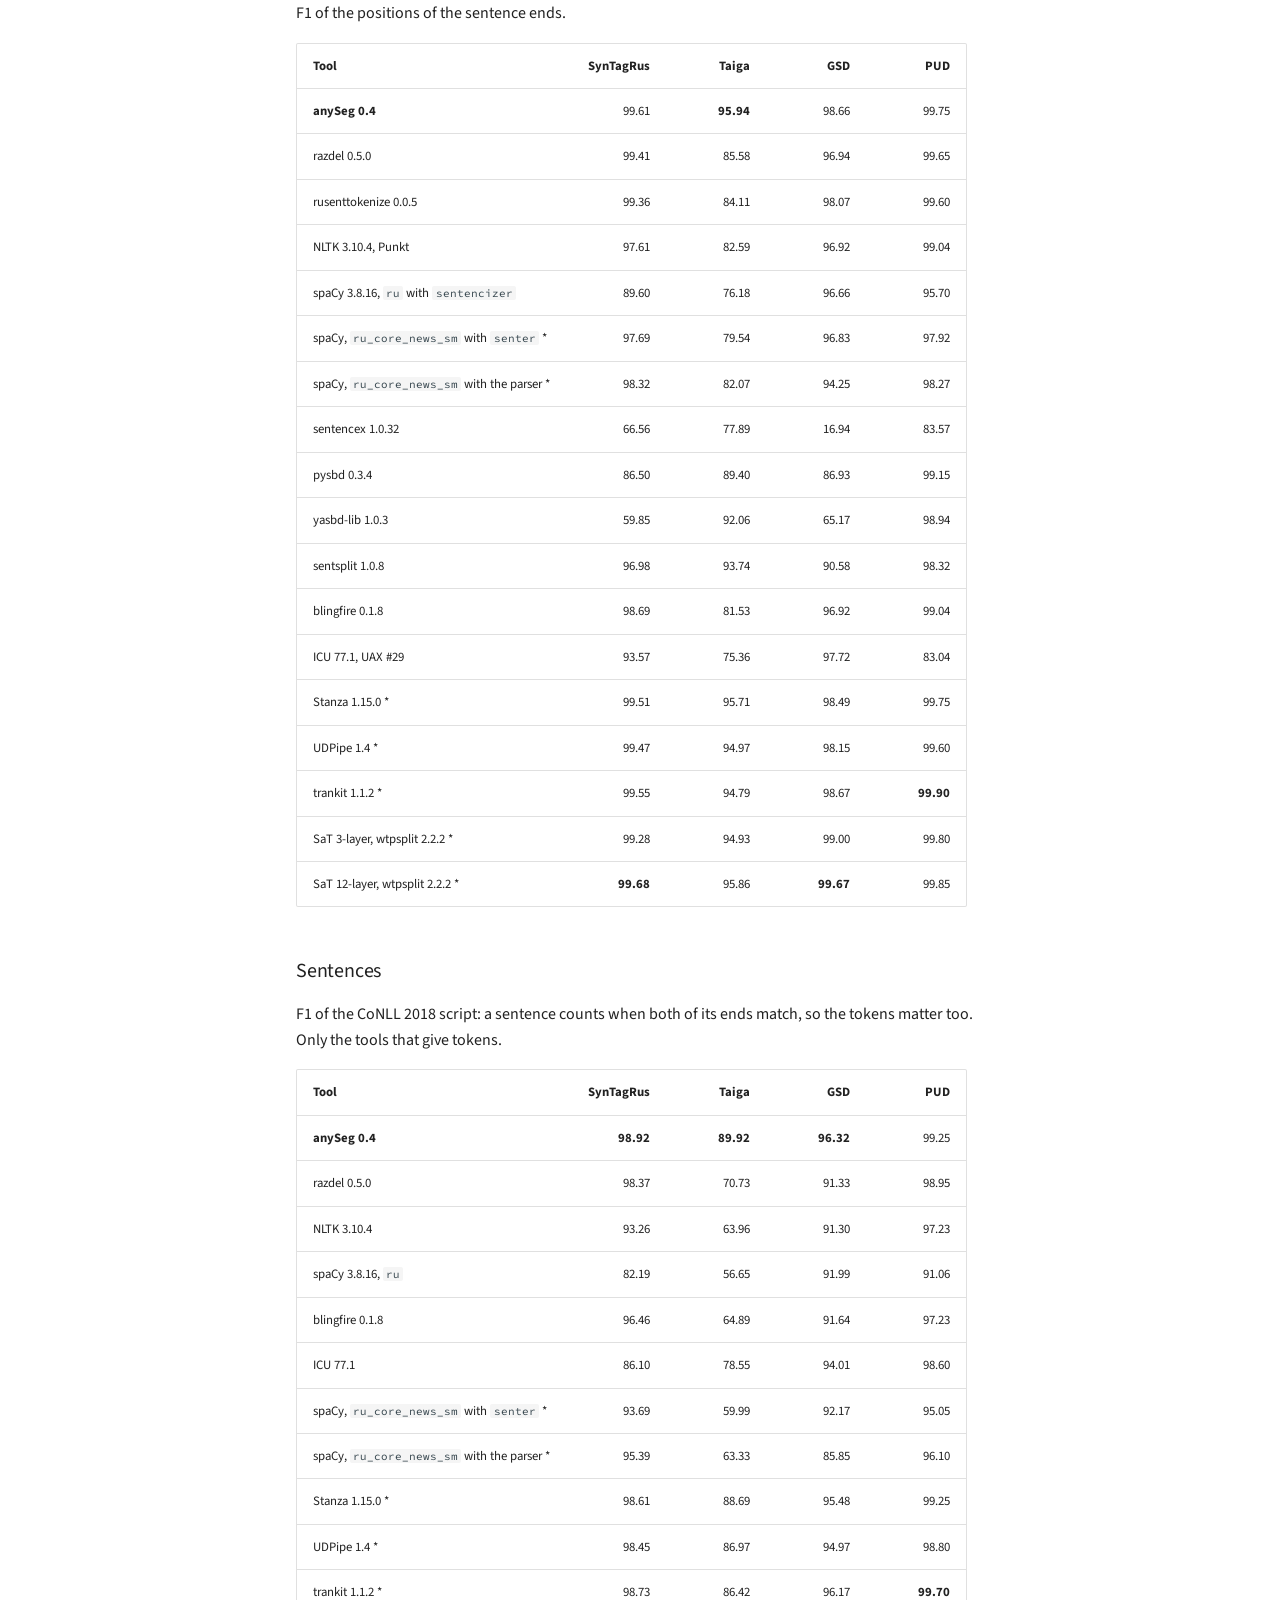
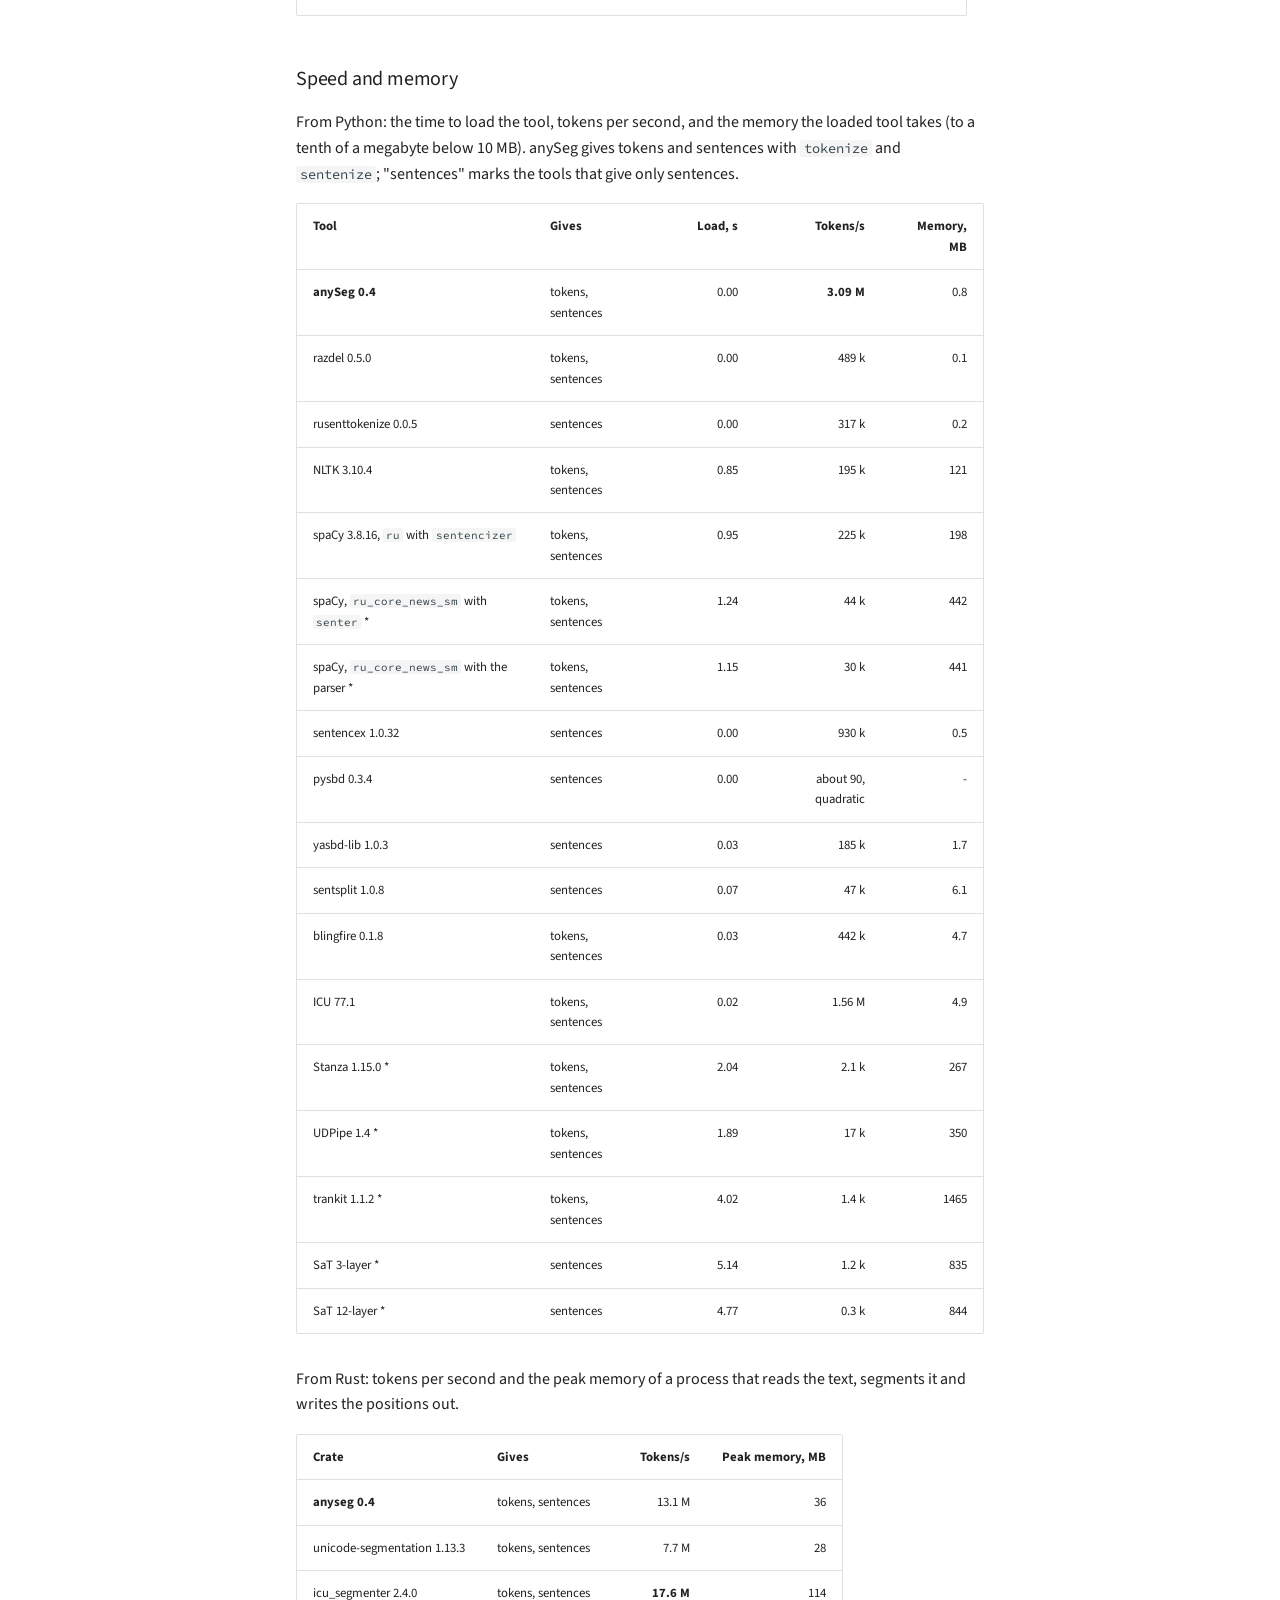
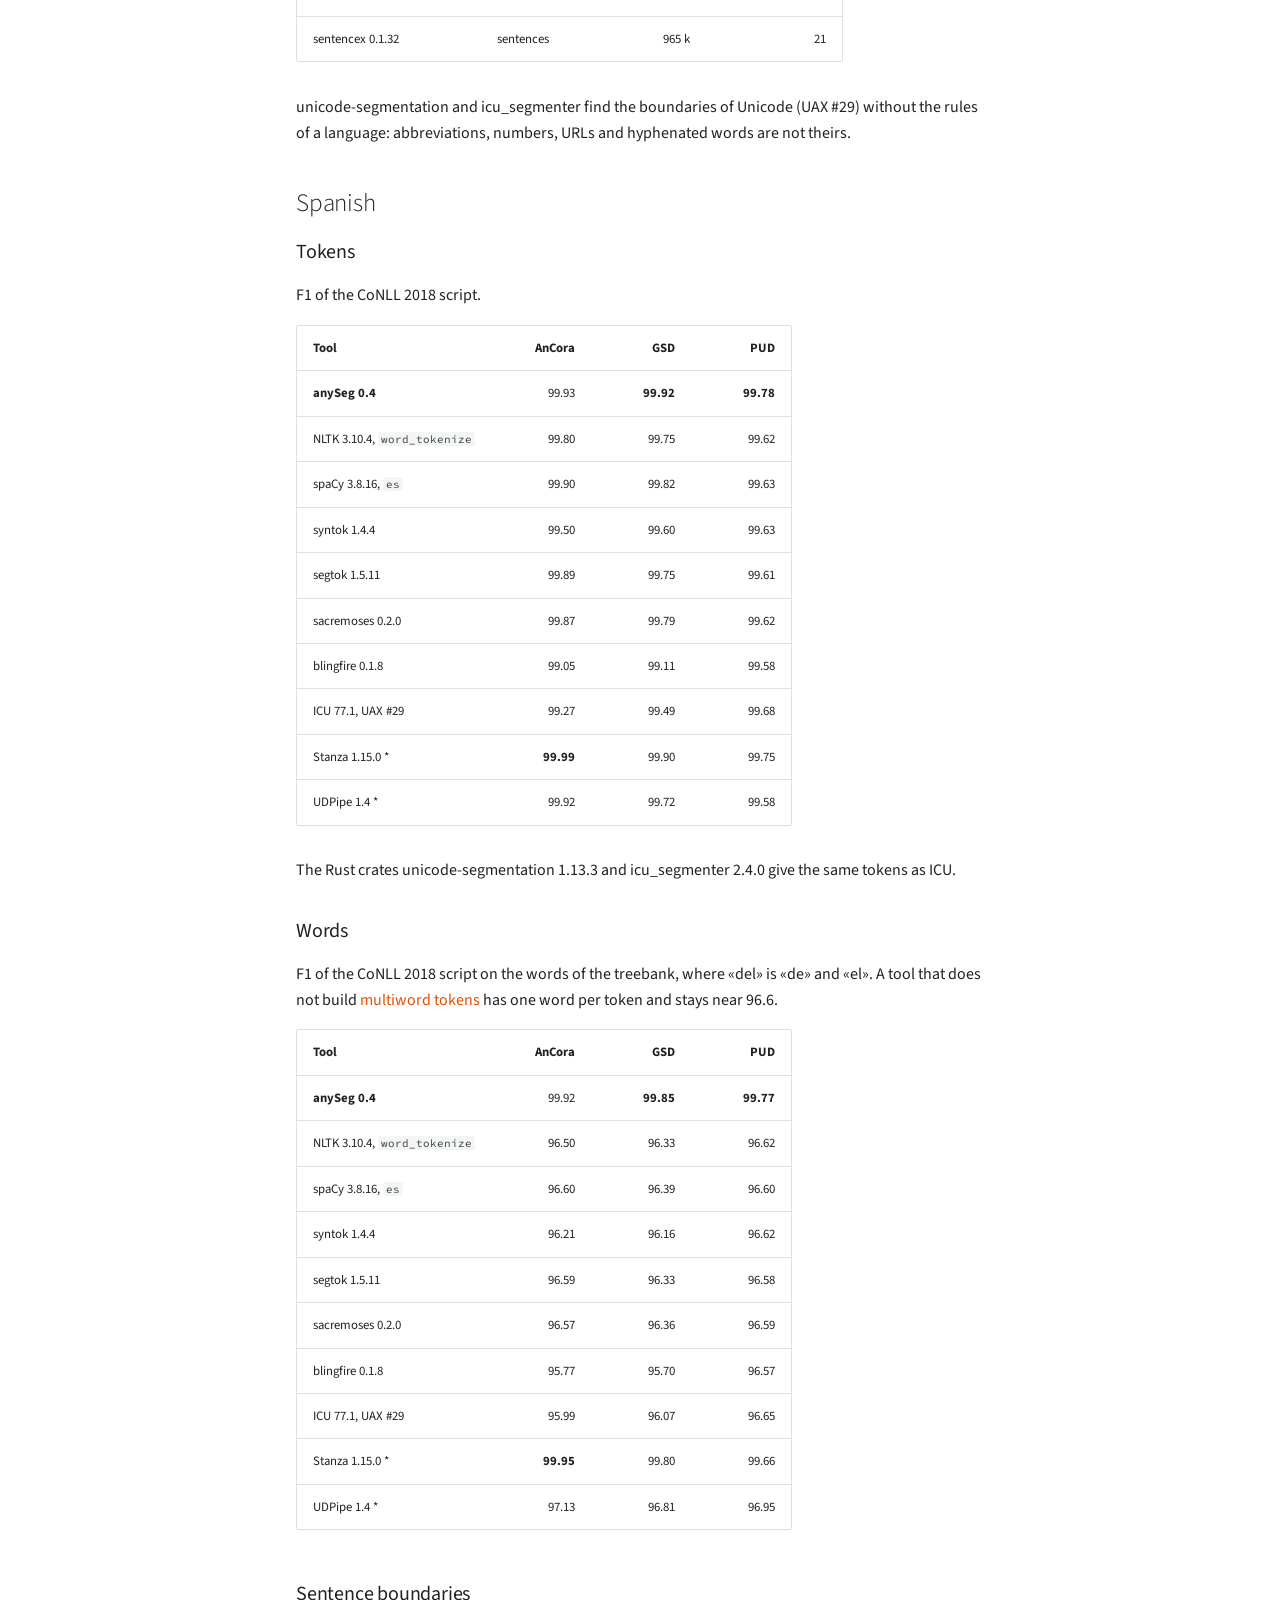
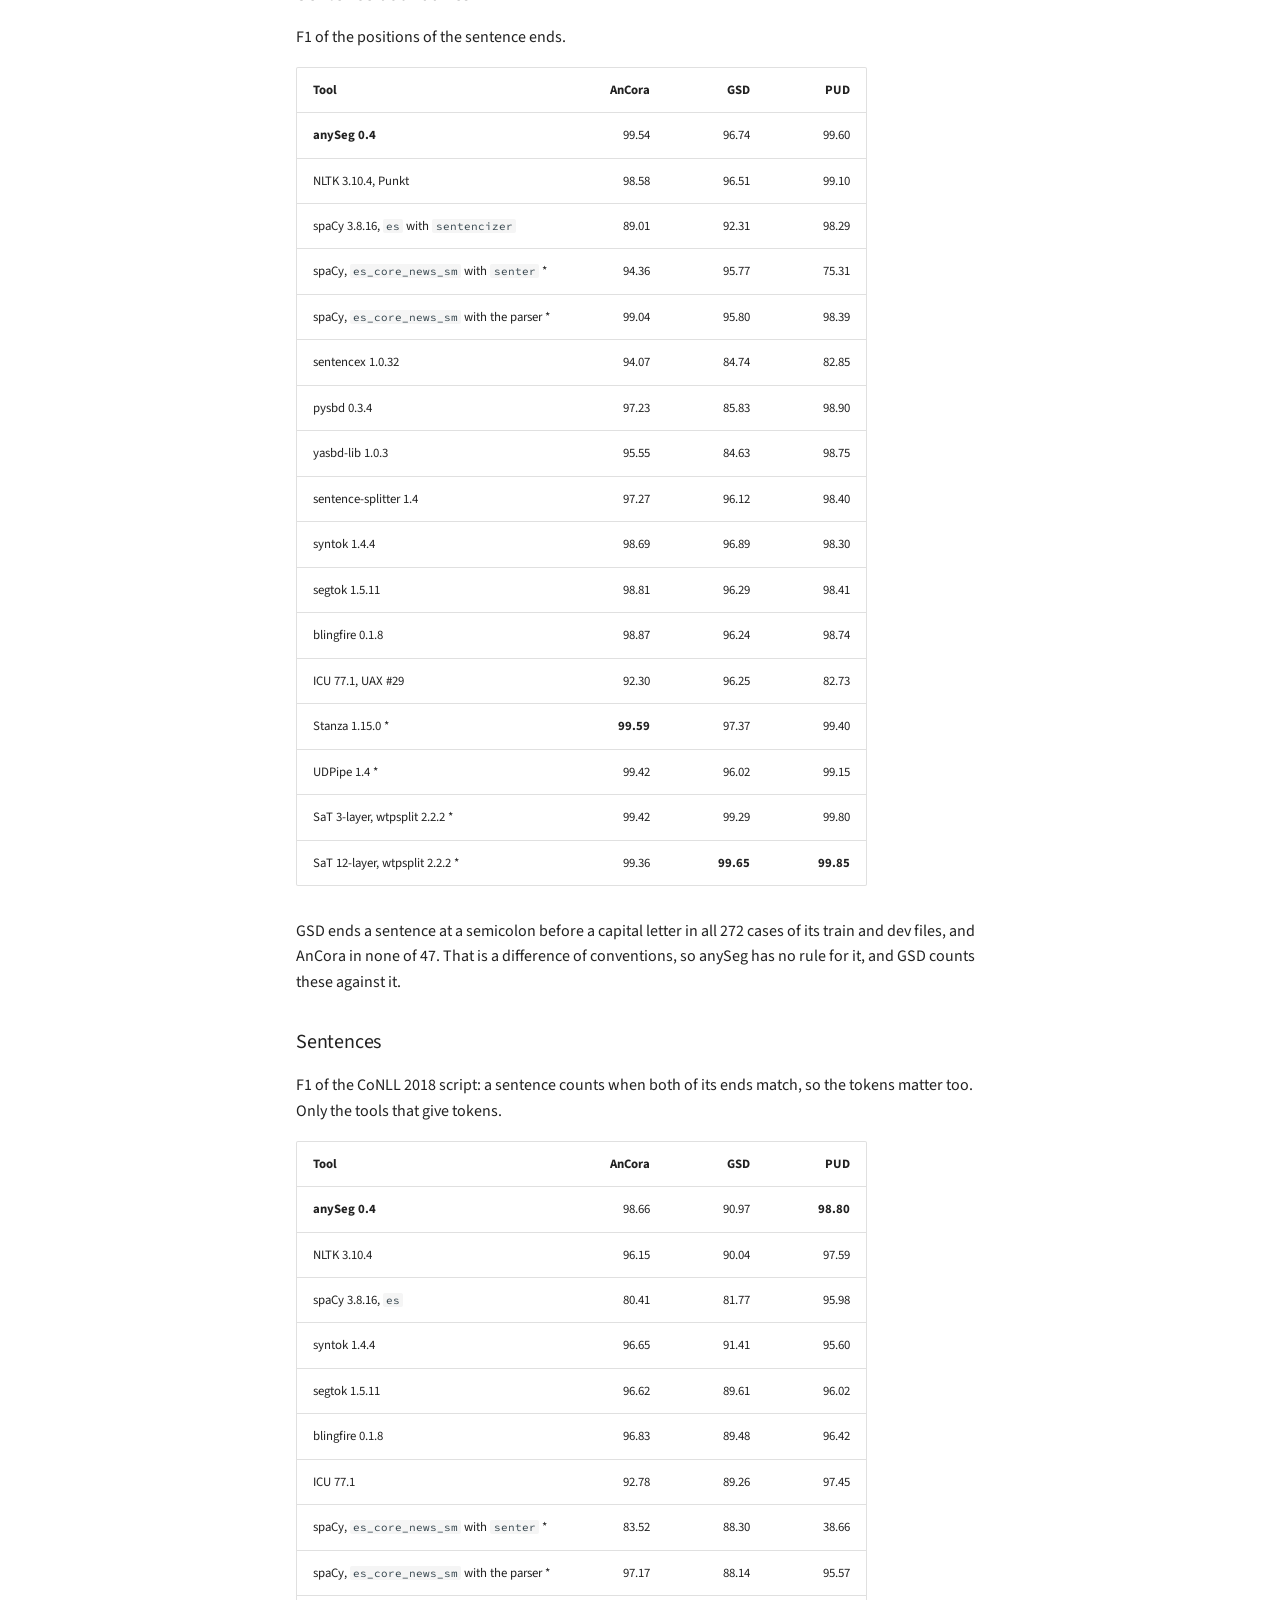
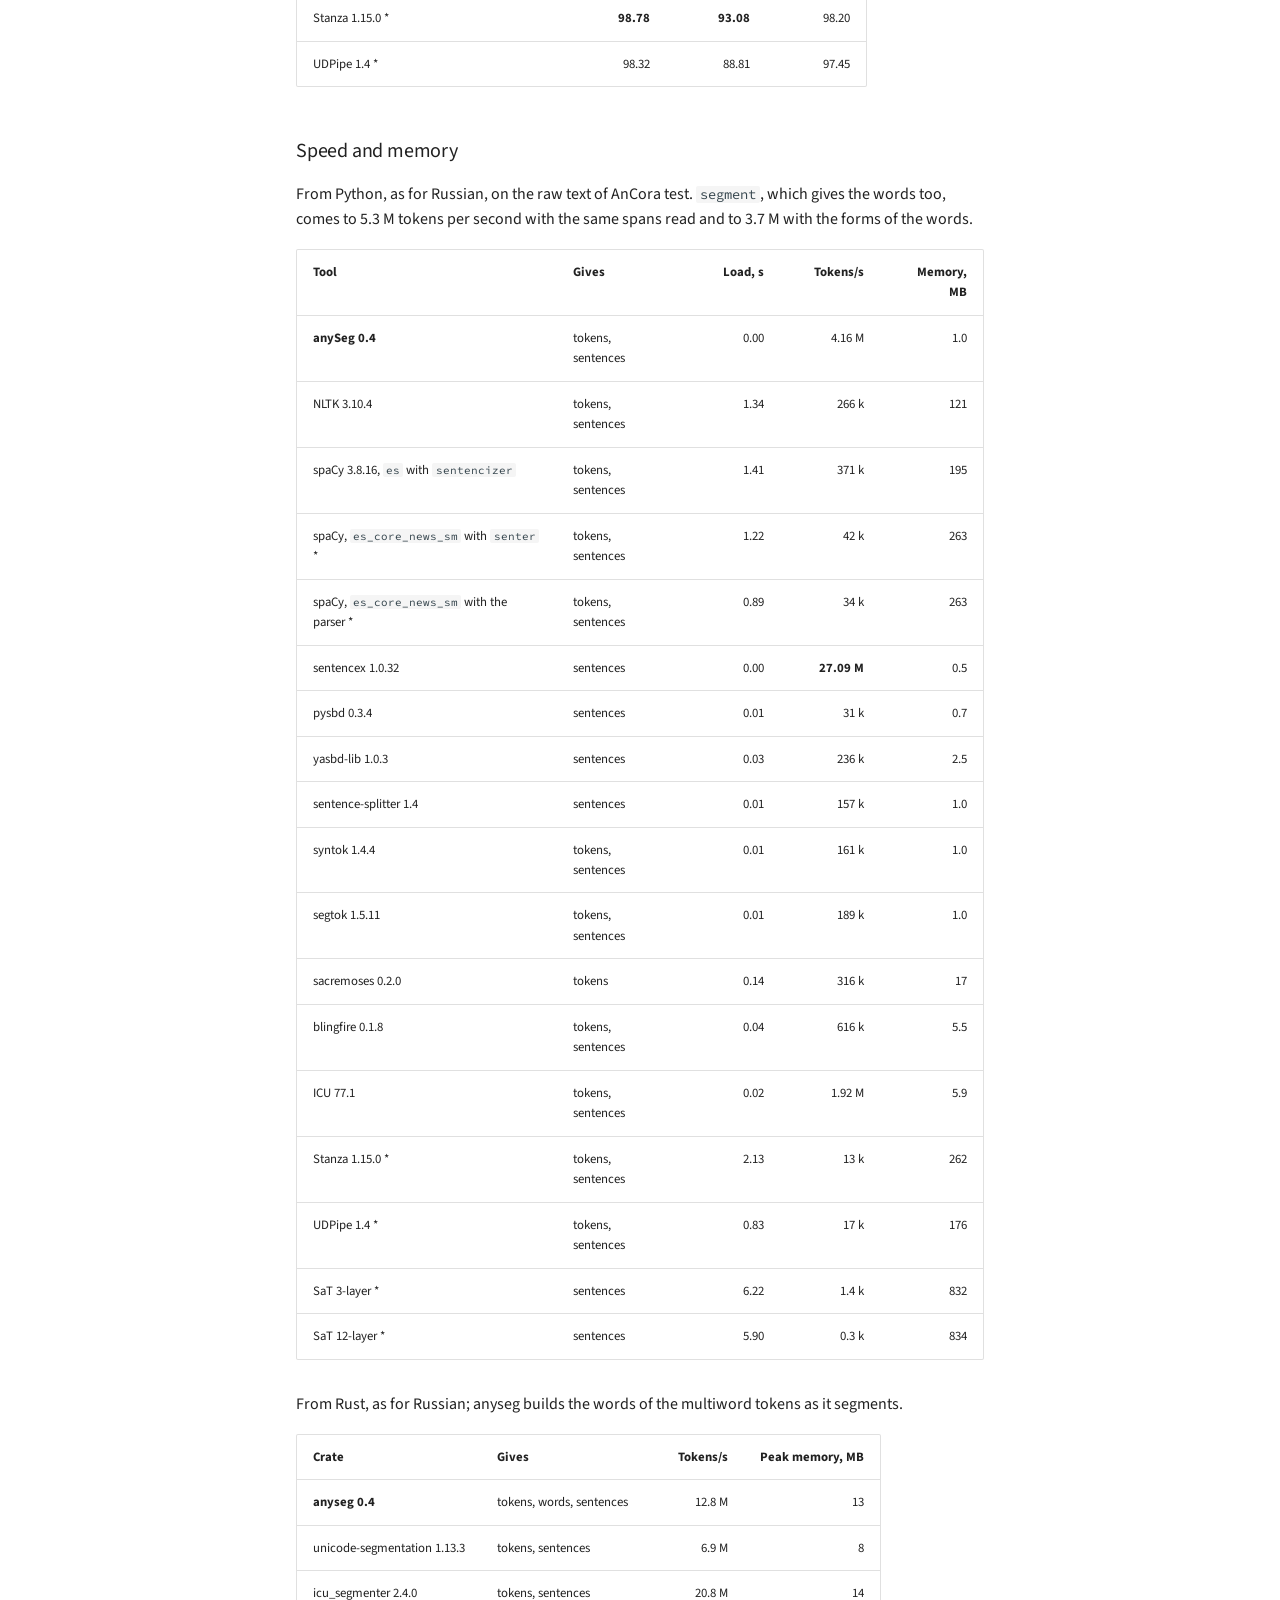
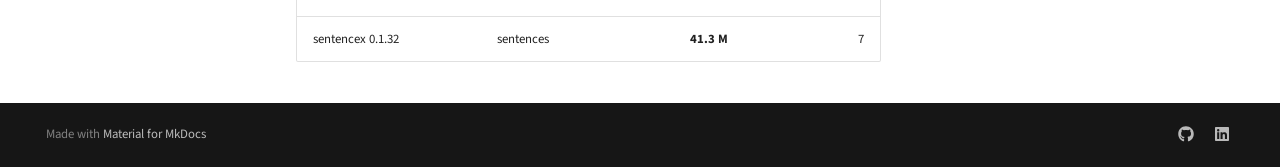
<file: comparison/index.html>
<!doctype html>
<html lang="en" class="no-js">
  <head>
    
      <meta charset="utf-8">
      <meta name="viewport" content="width=device-width,initial-scale=1">
      
        <meta name="description" content="Fast segmentation of text into tokens and sentences, written in Rust with a Python API">
      
      
      
        <link rel="canonical" href="https://sergeyshk.github.io/anySeg/comparison/">
      
      
        <link rel="prev" href="../installation/">
      
      
        <link rel="next" href="../authors/">
      
      
        
      
      
      <link rel="icon" href="../assets/images/favicon.png">
      <meta name="generator" content="mkdocs-1.6.1, mkdocs-material-9.8.0">
    
    
      
        <title>Comparison - anySeg</title>
      
    
    
      <link rel="stylesheet" href="../assets/stylesheets/main.57a0d79d.min.css">
      
        
        <link rel="stylesheet" href="../assets/stylesheets/palette.fb2fffe2.min.css">
      
      


    
    
      
    
    
      
        
        
        <link rel="preconnect" href="https://fonts.gstatic.com" crossorigin>
        <link rel="stylesheet" href="https://fonts.googleapis.com/css?family=Source+Sans+Pro:300,300i,400,400i,700,700i%7CSource+Code+Pro:400,400i,700,700i&display=fallback">
        <style>:root{--md-text-font:"Source Sans Pro";--md-code-font:"Source Code Pro"}</style>
      
    
    
      <link rel="stylesheet" href="../css/extra.css">
    
    <script>__md_scope=new URL("..",location),__md_hash=e=>[...e].reduce(((e,_)=>(e<<5)-e+_.charCodeAt(0)),0),__md_get=(e,_=localStorage,t=__md_scope)=>JSON.parse(_.getItem(t.pathname+"."+e)),__md_set=(e,_,t=localStorage,a=__md_scope)=>{try{t.setItem(a.pathname+"."+e,JSON.stringify(_))}catch(e){}}</script>
    
      

    
    
  </head>
  
  
    
    
      
    
    
    
    
    <body dir="ltr" data-md-color-scheme="default" data-md-color-primary="custom" data-md-color-accent="orange">
  
    
    <input class="md-toggle" data-md-toggle="drawer" type="checkbox" id="__drawer" autocomplete="off">
    <input class="md-toggle" data-md-toggle="search" type="checkbox" id="__search" autocomplete="off">
    <label class="md-overlay" for="__drawer"></label>
    <div data-md-component="skip">
      
        
        <a href="#comparison" class="md-skip">
          Skip to content
        </a>
      
    </div>
    <div data-md-component="announce">
      
    </div>
    
    
      

  

<header class="md-header md-header--shadow" data-md-component="header">
  <nav class="md-header__inner md-grid" aria-label="Header">
    <a href=".." title="anySeg" class="md-header__button md-logo" aria-label="anySeg" data-md-component="logo">
      
  
  <svg xmlns="http://www.w3.org/2000/svg" viewBox="0 0 24 24"><path d="M12 8a3 3 0 0 0 3-3 3 3 0 0 0-3-3 3 3 0 0 0-3 3 3 3 0 0 0 3 3m0 3.54C9.64 9.35 6.5 8 3 8v11c3.5 0 6.64 1.35 9 3.54 2.36-2.19 5.5-3.54 9-3.54V8c-3.5 0-6.64 1.35-9 3.54"/></svg>

    </a>
    <label class="md-header__button md-icon" for="__drawer">
      
      <svg xmlns="http://www.w3.org/2000/svg" viewBox="0 0 24 24"><path d="M3 6h18v2H3zm0 5h18v2H3zm0 5h18v2H3z"/></svg>
    </label>
    <div class="md-header__title" data-md-component="header-title">
      <div class="md-header__ellipsis">
        <div class="md-header__topic">
          <span class="md-ellipsis">
            anySeg
          </span>
        </div>
        <div class="md-header__topic" data-md-component="header-topic">
          <span class="md-ellipsis">
            
              Comparison
            
          </span>
        </div>
      </div>
    </div>
    
      
        <form class="md-header__option" data-md-component="palette">
  
    
    
    
    <input class="md-option" data-md-color-media="(prefers-color-scheme: light)" data-md-color-scheme="default" data-md-color-primary="custom" data-md-color-accent="orange"  aria-label="Dark theme"  type="radio" name="__palette" id="__palette_0">
    
      <label class="md-header__button md-icon" title="Dark theme" for="__palette_1" hidden>
        <svg xmlns="http://www.w3.org/2000/svg" viewBox="0 0 24 24"><path d="m17.75 4.09-2.53 1.94.91 3.06-2.63-1.81-2.63 1.81.91-3.06-2.53-1.94L12.44 4l1.06-3 1.06 3zm3.5 6.91-1.64 1.25.59 1.98-1.7-1.17-1.7 1.17.59-1.98L15.75 11l2.06-.05L18.5 9l.69 1.95zm-2.28 4.95c.83-.08 1.72 1.1 1.19 1.85-.32.45-.66.87-1.08 1.27C15.17 23 8.84 23 4.94 19.07c-3.91-3.9-3.91-10.24 0-14.14.4-.4.82-.76 1.27-1.08.75-.53 1.93.36 1.85 1.19-.27 2.86.69 5.83 2.89 8.02a9.96 9.96 0 0 0 8.02 2.89m-1.64 2.02a12.08 12.08 0 0 1-7.8-3.47c-2.17-2.19-3.33-5-3.49-7.82-2.81 3.14-2.7 7.96.31 10.98 3.02 3.01 7.84 3.12 10.98.31"/></svg>
      </label>
    
  
    
    
    
    <input class="md-option" data-md-color-media="(prefers-color-scheme: dark)" data-md-color-scheme="slate" data-md-color-primary="custom" data-md-color-accent="orange"  aria-label="Light theme"  type="radio" name="__palette" id="__palette_1">
    
      <label class="md-header__button md-icon" title="Light theme" for="__palette_0" hidden>
        <svg xmlns="http://www.w3.org/2000/svg" viewBox="0 0 24 24"><path d="M12 7a5 5 0 0 1 5 5 5 5 0 0 1-5 5 5 5 0 0 1-5-5 5 5 0 0 1 5-5m0 2a3 3 0 0 0-3 3 3 3 0 0 0 3 3 3 3 0 0 0 3-3 3 3 0 0 0-3-3m0-7 2.39 3.42C13.65 5.15 12.84 5 12 5s-1.65.15-2.39.42zM3.34 7l4.16-.35A7.2 7.2 0 0 0 5.94 8.5c-.44.74-.69 1.5-.83 2.29zm.02 10 1.76-3.77a7.131 7.131 0 0 0 2.38 4.14zM20.65 7l-1.77 3.79a7.02 7.02 0 0 0-2.38-4.15zm-.01 10-4.14.36c.59-.51 1.12-1.14 1.54-1.86.42-.73.69-1.5.83-2.29zM12 22l-2.41-3.44c.74.27 1.55.44 2.41.44.82 0 1.63-.17 2.37-.44z"/></svg>
      </label>
    
  
</form>
      
    
    
      <script>var palette=__md_get("__palette");if(palette&&palette.color){if("(prefers-color-scheme)"===palette.color.media){var media=matchMedia("(prefers-color-scheme: light)"),input=document.querySelector(media.matches?"[data-md-color-media='(prefers-color-scheme: light)']":"[data-md-color-media='(prefers-color-scheme: dark)']");palette.color.media=input.getAttribute("data-md-color-media"),palette.color.scheme=input.getAttribute("data-md-color-scheme"),palette.color.primary=input.getAttribute("data-md-color-primary"),palette.color.accent=input.getAttribute("data-md-color-accent")}for(var[key,value]of Object.entries(palette.color))document.body.setAttribute("data-md-color-"+key,value)}</script>
    
    
    
      
      
        <label class="md-header__button md-icon" for="__search">
          
          <svg xmlns="http://www.w3.org/2000/svg" viewBox="0 0 24 24"><path d="M9.5 3A6.5 6.5 0 0 1 16 9.5c0 1.61-.59 3.09-1.56 4.23l.27.27h.79l5 5-1.5 1.5-5-5v-.79l-.27-.27A6.52 6.52 0 0 1 9.5 16 6.5 6.5 0 0 1 3 9.5 6.5 6.5 0 0 1 9.5 3m0 2C7 5 5 7 5 9.5S7 14 9.5 14 14 12 14 9.5 12 5 9.5 5"/></svg>
        </label>
        <div class="md-search" data-md-component="search" role="dialog">
  <label class="md-search__overlay" for="__search"></label>
  <div class="md-search__inner" role="search">
    <form class="md-search__form" name="search">
      <input type="text" class="md-search__input" name="query" aria-label="Search" placeholder="Search" autocapitalize="off" autocorrect="off" autocomplete="off" spellcheck="false" data-md-component="search-query" required>
      <label class="md-search__icon md-icon" for="__search">
        
        <svg xmlns="http://www.w3.org/2000/svg" viewBox="0 0 24 24"><path d="M9.5 3A6.5 6.5 0 0 1 16 9.5c0 1.61-.59 3.09-1.56 4.23l.27.27h.79l5 5-1.5 1.5-5-5v-.79l-.27-.27A6.52 6.52 0 0 1 9.5 16 6.5 6.5 0 0 1 3 9.5 6.5 6.5 0 0 1 9.5 3m0 2C7 5 5 7 5 9.5S7 14 9.5 14 14 12 14 9.5 12 5 9.5 5"/></svg>
        
        <svg xmlns="http://www.w3.org/2000/svg" viewBox="0 0 24 24"><path d="M20 11v2H8l5.5 5.5-1.42 1.42L4.16 12l7.92-7.92L13.5 5.5 8 11z"/></svg>
      </label>
      <nav class="md-search__options" aria-label="Search">
        
        <button type="reset" class="md-search__icon md-icon" title="Clear" aria-label="Clear" tabindex="-1">
          
          <svg xmlns="http://www.w3.org/2000/svg" viewBox="0 0 24 24"><path d="M19 6.41 17.59 5 12 10.59 6.41 5 5 6.41 10.59 12 5 17.59 6.41 19 12 13.41 17.59 19 19 17.59 13.41 12z"/></svg>
        </button>
      </nav>
      
        <div class="md-search__suggest" data-md-component="search-suggest"></div>
      
    </form>
    <div class="md-search__output">
      <div class="md-search__scrollwrap" tabindex="0" data-md-scrollfix>
        <div class="md-search-result" data-md-component="search-result">
          <div class="md-search-result__meta">
            Initializing search
          </div>
          <ol class="md-search-result__list" role="presentation"></ol>
        </div>
      </div>
    </div>
  </div>
</div>
      
    
    
      <div class="md-header__source">
        <a href="https://github.com/SergeyShk/anySeg" title="Go to repository" class="md-source" data-md-component="source">
  <div class="md-source__icon md-icon">
    
    <svg xmlns="http://www.w3.org/2000/svg" viewBox="0 0 448 512"><!--! Font Awesome Free 7.1.0 by @fontawesome - https://fontawesome.com License - https://fontawesome.com/license/free (Icons: CC BY 4.0, Fonts: SIL OFL 1.1, Code: MIT License) Copyright 2025 Fonticons, Inc.--><path d="M439.6 236.1 244 40.5c-5.4-5.5-12.8-8.5-20.4-8.5s-15 3-20.4 8.4L162.5 81l51.5 51.5c27.1-9.1 52.7 16.8 43.4 43.7l49.7 49.7c34.2-11.8 61.2 31 35.5 56.7-26.5 26.5-70.2-2.9-56-37.3L240.3 199v121.9c25.3 12.5 22.3 41.8 9.1 55-6.4 6.4-15.2 10.1-24.3 10.1s-17.8-3.6-24.3-10.1c-17.6-17.6-11.1-46.9 11.2-56v-123c-20.8-8.5-24.6-30.7-18.6-45L142.6 101 8.5 235.1C3 240.6 0 247.9 0 255.5s3 15 8.5 20.4l195.6 195.7c5.4 5.4 12.7 8.4 20.4 8.4s15-3 20.4-8.4l194.7-194.7c5.4-5.4 8.4-12.8 8.4-20.4s-3-15-8.4-20.4"/></svg>
  </div>
  <div class="md-source__repository">
    GitHub
  </div>
</a>
      </div>
    
  </nav>
  
</header>
    
    <div class="md-container" data-md-component="container">
      
      
        
          
        
      
      <main class="md-main" data-md-component="main">
        <div class="md-main__inner md-grid">
          
            
              
              <div class="md-sidebar md-sidebar--primary" data-md-component="sidebar" data-md-type="navigation" >
                <div class="md-sidebar__scrollwrap">
                  <div class="md-sidebar__inner">
                    



<nav class="md-nav md-nav--primary" aria-label="Navigation" data-md-level="0">
  <label class="md-nav__title" for="__drawer">
    <a href=".." title="anySeg" class="md-nav__button md-logo" aria-label="anySeg" data-md-component="logo">
      
  
  <svg xmlns="http://www.w3.org/2000/svg" viewBox="0 0 24 24"><path d="M12 8a3 3 0 0 0 3-3 3 3 0 0 0-3-3 3 3 0 0 0-3 3 3 3 0 0 0 3 3m0 3.54C9.64 9.35 6.5 8 3 8v11c3.5 0 6.64 1.35 9 3.54 2.36-2.19 5.5-3.54 9-3.54V8c-3.5 0-6.64 1.35-9 3.54"/></svg>

    </a>
    anySeg
  </label>
  
    <div class="md-nav__source">
      <a href="https://github.com/SergeyShk/anySeg" title="Go to repository" class="md-source" data-md-component="source">
  <div class="md-source__icon md-icon">
    
    <svg xmlns="http://www.w3.org/2000/svg" viewBox="0 0 448 512"><!--! Font Awesome Free 7.1.0 by @fontawesome - https://fontawesome.com License - https://fontawesome.com/license/free (Icons: CC BY 4.0, Fonts: SIL OFL 1.1, Code: MIT License) Copyright 2025 Fonticons, Inc.--><path d="M439.6 236.1 244 40.5c-5.4-5.5-12.8-8.5-20.4-8.5s-15 3-20.4 8.4L162.5 81l51.5 51.5c27.1-9.1 52.7 16.8 43.4 43.7l49.7 49.7c34.2-11.8 61.2 31 35.5 56.7-26.5 26.5-70.2-2.9-56-37.3L240.3 199v121.9c25.3 12.5 22.3 41.8 9.1 55-6.4 6.4-15.2 10.1-24.3 10.1s-17.8-3.6-24.3-10.1c-17.6-17.6-11.1-46.9 11.2-56v-123c-20.8-8.5-24.6-30.7-18.6-45L142.6 101 8.5 235.1C3 240.6 0 247.9 0 255.5s3 15 8.5 20.4l195.6 195.7c5.4 5.4 12.7 8.4 20.4 8.4s15-3 20.4-8.4l194.7-194.7c5.4-5.4 8.4-12.8 8.4-20.4s-3-15-8.4-20.4"/></svg>
  </div>
  <div class="md-source__repository">
    GitHub
  </div>
</a>
    </div>
  
  <ul class="md-nav__list" data-md-scrollfix>
    
      
      
  
  
    
  
  
  
    
    
    
    
    
    <li class="md-nav__item md-nav__item--active md-nav__item--nested">
      
        
        
        <input class="md-nav__toggle md-toggle " type="checkbox" id="__nav_1" checked>
        
          
          <label class="md-nav__link" for="__nav_1" id="__nav_1_label" tabindex="0">
            
  
  
  <span class="md-ellipsis">
    
  
    Home
  

    
  </span>
  
  

            <span class="md-nav__icon md-icon"></span>
          </label>
        
        <nav class="md-nav" data-md-level="1" aria-labelledby="__nav_1_label" aria-expanded="true">
          <label class="md-nav__title" for="__nav_1">
            <span class="md-nav__icon md-icon"></span>
            
  
    Home
  

          </label>
          <ul class="md-nav__list" data-md-scrollfix>
            
              
                
  
  
  
  
    <li class="md-nav__item">
      <a href=".." class="md-nav__link">
        
  
  
  <span class="md-ellipsis">
    
  
    About
  

    
  </span>
  
  

      </a>
    </li>
  

              
            
              
                
  
  
  
  
    <li class="md-nav__item">
      <a href="../installation/" class="md-nav__link">
        
  
  
  <span class="md-ellipsis">
    
  
    Installation
  

    
  </span>
  
  

      </a>
    </li>
  

              
            
              
                
  
  
    
  
  
  
    <li class="md-nav__item md-nav__item--active">
      
      <input class="md-nav__toggle md-toggle" type="checkbox" id="__toc">
      
      
        
      
      
        <label class="md-nav__link md-nav__link--active" for="__toc">
          
  
  
  <span class="md-ellipsis">
    
  
    Comparison
  

    
  </span>
  
  

          <span class="md-nav__icon md-icon"></span>
        </label>
      
      <a href="./" class="md-nav__link md-nav__link--active">
        
  
  
  <span class="md-ellipsis">
    
  
    Comparison
  

    
  </span>
  
  

      </a>
      
        

<nav class="md-nav md-nav--secondary" aria-label="Table of contents">
  
  
  
    
  
  
    <label class="md-nav__title" for="__toc">
      <span class="md-nav__icon md-icon"></span>
      Table of contents
    </label>
    <ul class="md-nav__list" data-md-component="toc" data-md-scrollfix>
      
        <li class="md-nav__item">
  <a href="#how-it-is-measured" class="md-nav__link">
    <span class="md-ellipsis">
      
        How it is measured
      
    </span>
  </a>
  
</li>
      
        <li class="md-nav__item">
  <a href="#russian" class="md-nav__link">
    <span class="md-ellipsis">
      
        Russian
      
    </span>
  </a>
  
    <nav class="md-nav" aria-label="Russian">
      <ul class="md-nav__list">
        
          <li class="md-nav__item">
  <a href="#tokens" class="md-nav__link">
    <span class="md-ellipsis">
      
        Tokens
      
    </span>
  </a>
  
</li>
        
          <li class="md-nav__item">
  <a href="#sentence-boundaries" class="md-nav__link">
    <span class="md-ellipsis">
      
        Sentence boundaries
      
    </span>
  </a>
  
</li>
        
          <li class="md-nav__item">
  <a href="#sentences" class="md-nav__link">
    <span class="md-ellipsis">
      
        Sentences
      
    </span>
  </a>
  
</li>
        
          <li class="md-nav__item">
  <a href="#speed-and-memory" class="md-nav__link">
    <span class="md-ellipsis">
      
        Speed and memory
      
    </span>
  </a>
  
</li>
        
      </ul>
    </nav>
  
</li>
      
        <li class="md-nav__item">
  <a href="#spanish" class="md-nav__link">
    <span class="md-ellipsis">
      
        Spanish
      
    </span>
  </a>
  
    <nav class="md-nav" aria-label="Spanish">
      <ul class="md-nav__list">
        
          <li class="md-nav__item">
  <a href="#tokens_1" class="md-nav__link">
    <span class="md-ellipsis">
      
        Tokens
      
    </span>
  </a>
  
</li>
        
          <li class="md-nav__item">
  <a href="#words" class="md-nav__link">
    <span class="md-ellipsis">
      
        Words
      
    </span>
  </a>
  
</li>
        
          <li class="md-nav__item">
  <a href="#sentence-boundaries_1" class="md-nav__link">
    <span class="md-ellipsis">
      
        Sentence boundaries
      
    </span>
  </a>
  
</li>
        
          <li class="md-nav__item">
  <a href="#sentences_1" class="md-nav__link">
    <span class="md-ellipsis">
      
        Sentences
      
    </span>
  </a>
  
</li>
        
          <li class="md-nav__item">
  <a href="#speed-and-memory_1" class="md-nav__link">
    <span class="md-ellipsis">
      
        Speed and memory
      
    </span>
  </a>
  
</li>
        
      </ul>
    </nav>
  
</li>
      
    </ul>
  
</nav>
      
    </li>
  

              
            
              
                
  
  
  
  
    <li class="md-nav__item">
      <a href="../authors/" class="md-nav__link">
        
  
  
  <span class="md-ellipsis">
    
  
    Authors
  

    
  </span>
  
  

      </a>
    </li>
  

              
            
          </ul>
        </nav>
      
    </li>
  

    
      
      
  
  
  
  
    <li class="md-nav__item">
      <a href="../segmenter/" class="md-nav__link">
        
  
  
  <span class="md-ellipsis">
    
  
    Segmenter
  

    
  </span>
  
  

      </a>
    </li>
  

    
      
      
  
  
  
  
    <li class="md-nav__item">
      <a href="../document/" class="md-nav__link">
        
  
  
  <span class="md-ellipsis">
    
  
    Document
  

    
  </span>
  
  

      </a>
    </li>
  

    
      
      
  
  
  
  
    <li class="md-nav__item">
      <a href="../cli/" class="md-nav__link">
        
  
  
  <span class="md-ellipsis">
    
  
    Command
  

    
  </span>
  
  

      </a>
    </li>
  

    
      
      
  
  
  
  
    <li class="md-nav__item">
      <a href="../russian/" class="md-nav__link">
        
  
  
  <span class="md-ellipsis">
    
  
    Russian
  

    
  </span>
  
  

      </a>
    </li>
  

    
      
      
  
  
  
  
    <li class="md-nav__item">
      <a href="../spanish/" class="md-nav__link">
        
  
  
  <span class="md-ellipsis">
    
  
    Spanish
  

    
  </span>
  
  

      </a>
    </li>
  

    
  </ul>
</nav>
                  </div>
                </div>
              </div>
            
            
              
              <div class="md-sidebar md-sidebar--secondary" data-md-component="sidebar" data-md-type="toc" >
                <div class="md-sidebar__scrollwrap">
                  <div class="md-sidebar__inner">
                    

<nav class="md-nav md-nav--secondary" aria-label="Table of contents">
  
  
  
    
  
  
    <label class="md-nav__title" for="__toc">
      <span class="md-nav__icon md-icon"></span>
      Table of contents
    </label>
    <ul class="md-nav__list" data-md-component="toc" data-md-scrollfix>
      
        <li class="md-nav__item">
  <a href="#how-it-is-measured" class="md-nav__link">
    <span class="md-ellipsis">
      
        How it is measured
      
    </span>
  </a>
  
</li>
      
        <li class="md-nav__item">
  <a href="#russian" class="md-nav__link">
    <span class="md-ellipsis">
      
        Russian
      
    </span>
  </a>
  
    <nav class="md-nav" aria-label="Russian">
      <ul class="md-nav__list">
        
          <li class="md-nav__item">
  <a href="#tokens" class="md-nav__link">
    <span class="md-ellipsis">
      
        Tokens
      
    </span>
  </a>
  
</li>
        
          <li class="md-nav__item">
  <a href="#sentence-boundaries" class="md-nav__link">
    <span class="md-ellipsis">
      
        Sentence boundaries
      
    </span>
  </a>
  
</li>
        
          <li class="md-nav__item">
  <a href="#sentences" class="md-nav__link">
    <span class="md-ellipsis">
      
        Sentences
      
    </span>
  </a>
  
</li>
        
          <li class="md-nav__item">
  <a href="#speed-and-memory" class="md-nav__link">
    <span class="md-ellipsis">
      
        Speed and memory
      
    </span>
  </a>
  
</li>
        
      </ul>
    </nav>
  
</li>
      
        <li class="md-nav__item">
  <a href="#spanish" class="md-nav__link">
    <span class="md-ellipsis">
      
        Spanish
      
    </span>
  </a>
  
    <nav class="md-nav" aria-label="Spanish">
      <ul class="md-nav__list">
        
          <li class="md-nav__item">
  <a href="#tokens_1" class="md-nav__link">
    <span class="md-ellipsis">
      
        Tokens
      
    </span>
  </a>
  
</li>
        
          <li class="md-nav__item">
  <a href="#words" class="md-nav__link">
    <span class="md-ellipsis">
      
        Words
      
    </span>
  </a>
  
</li>
        
          <li class="md-nav__item">
  <a href="#sentence-boundaries_1" class="md-nav__link">
    <span class="md-ellipsis">
      
        Sentence boundaries
      
    </span>
  </a>
  
</li>
        
          <li class="md-nav__item">
  <a href="#sentences_1" class="md-nav__link">
    <span class="md-ellipsis">
      
        Sentences
      
    </span>
  </a>
  
</li>
        
          <li class="md-nav__item">
  <a href="#speed-and-memory_1" class="md-nav__link">
    <span class="md-ellipsis">
      
        Speed and memory
      
    </span>
  </a>
  
</li>
        
      </ul>
    </nav>
  
</li>
      
    </ul>
  
</nav>
                  </div>
                </div>
              </div>
            
          
          
            <div class="md-content" data-md-component="content">
              
              <article class="md-content__inner md-typeset">
                
                  


  
  


<h1 id="comparison">Comparison<a class="headerlink" href="#comparison" title="Permanent link">&para;</a></h1>
<p>anySeg against the segmenters of Russian and Spanish, rule-based and neural, on the test files of the treebanks of <a href="https://universaldependencies.org/">Universal Dependencies</a> 2.19: SynTagRus, Taiga, GSD and PUD for <a href="#russian">Russian</a>, AnCora, GSD and PUD for <a href="#spanish">Spanish</a>.</p>
<h2 id="how-it-is-measured">How it is measured<a class="headerlink" href="#how-it-is-measured" title="Permanent link">&para;</a></h2>
<ul>
<li>The raw text of a treebank is built from the text of its sentences: documents and paragraphs are separated by blank lines, the sentences of a paragraph are joined by spaces, and a paragraph stays on one line (the <code>conllu_to_text.pl</code> script of UD also wraps lines at 80 characters).</li>
<li>Tokens and sentences are scored with the evaluation script of the CoNLL 2018 shared task (F1). Sentence boundaries are scored as the positions of the sentence ends in the text (F1).</li>
<li>The scores follow the conventions of the treebanks, which anySeg follows too: a tool with other conventions loses points for them.</li>
<li>The rules of anySeg were chosen on the train and dev files; the test files are used only for this comparison.</li>
<li>Speed is measured on one thread of an Apple M3 Pro, on the raw text of SynTagRus test (903,085 characters, 157,706 tokens of the treebank) and of AnCora test (278,779 characters, 52,454 tokens). Tokens per second count the tokens of the treebank, the same for every tool.</li>
</ul>
<p>Neural tools are marked with *. None has a model of UD 2.19 yet: Stanza 1.15.0 is trained on UD 2.18, UDPipe 1.4 and trankit 1.1.2 on UD 2.5. For Russian, Stanza, UDPipe and trankit use models trained on SynTagRus. For Spanish, Stanza uses its model <code>combined</code> and UDPipe a model trained on AnCora of UD 2.5, where «del» and «al» were not yet split. trankit is not in the Spanish tables, as its model could not be downloaded.</p>
<h2 id="russian">Russian<a class="headerlink" href="#russian" title="Permanent link">&para;</a></h2>
<h3 id="tokens">Tokens<a class="headerlink" href="#tokens" title="Permanent link">&para;</a></h3>
<p>F1 of the CoNLL 2018 script.</p>
<table>
<thead>
<tr>
<th style="text-align: left;">Tool</th>
<th style="text-align: right;">SynTagRus</th>
<th style="text-align: right;">Taiga</th>
<th style="text-align: right;">GSD</th>
<th style="text-align: right;">PUD</th>
</tr>
</thead>
<tbody>
<tr>
<td style="text-align: left;"><strong>anySeg 0.4</strong></td>
<td style="text-align: right;">99.61</td>
<td style="text-align: right;"><strong>99.10</strong></td>
<td style="text-align: right;"><strong>99.14</strong></td>
<td style="text-align: right;"><strong>99.78</strong></td>
</tr>
<tr>
<td style="text-align: left;">razdel 0.5.0</td>
<td style="text-align: right;">98.73</td>
<td style="text-align: right;">95.74</td>
<td style="text-align: right;">92.64</td>
<td style="text-align: right;">99.26</td>
</tr>
<tr>
<td style="text-align: left;">NLTK 3.10.4, <code>word_tokenize</code></td>
<td style="text-align: right;">98.93</td>
<td style="text-align: right;">96.57</td>
<td style="text-align: right;">94.45</td>
<td style="text-align: right;">99.60</td>
</tr>
<tr>
<td style="text-align: left;">spaCy 3.8.16, <code>ru</code></td>
<td style="text-align: right;">98.38</td>
<td style="text-align: right;">96.85</td>
<td style="text-align: right;">94.66</td>
<td style="text-align: right;">98.46</td>
</tr>
<tr>
<td style="text-align: left;">blingfire 0.1.8</td>
<td style="text-align: right;">98.04</td>
<td style="text-align: right;">92.87</td>
<td style="text-align: right;">90.65</td>
<td style="text-align: right;">97.99</td>
</tr>
<tr>
<td style="text-align: left;">ICU 77.1, UAX #29</td>
<td style="text-align: right;">98.20</td>
<td style="text-align: right;">92.98</td>
<td style="text-align: right;">89.86</td>
<td style="text-align: right;">98.10</td>
</tr>
<tr>
<td style="text-align: left;">Stanza 1.15.0 *</td>
<td style="text-align: right;"><strong>99.75</strong></td>
<td style="text-align: right;">95.55</td>
<td style="text-align: right;">91.59</td>
<td style="text-align: right;">99.51</td>
</tr>
<tr>
<td style="text-align: left;">UDPipe 1.4 *</td>
<td style="text-align: right;">99.67</td>
<td style="text-align: right;">93.99</td>
<td style="text-align: right;">92.50</td>
<td style="text-align: right;">97.33</td>
</tr>
<tr>
<td style="text-align: left;">trankit 1.1.2 *</td>
<td style="text-align: right;">99.74</td>
<td style="text-align: right;">95.54</td>
<td style="text-align: right;">93.10</td>
<td style="text-align: right;">99.62</td>
</tr>
</tbody>
</table>
<p>The Rust crates unicode-segmentation 1.13.3 and icu_segmenter 2.4.0 give the same tokens as ICU.</p>
<h3 id="sentence-boundaries">Sentence boundaries<a class="headerlink" href="#sentence-boundaries" title="Permanent link">&para;</a></h3>
<p>F1 of the positions of the sentence ends.</p>
<table>
<thead>
<tr>
<th style="text-align: left;">Tool</th>
<th style="text-align: right;">SynTagRus</th>
<th style="text-align: right;">Taiga</th>
<th style="text-align: right;">GSD</th>
<th style="text-align: right;">PUD</th>
</tr>
</thead>
<tbody>
<tr>
<td style="text-align: left;"><strong>anySeg 0.4</strong></td>
<td style="text-align: right;">99.61</td>
<td style="text-align: right;"><strong>95.94</strong></td>
<td style="text-align: right;">98.66</td>
<td style="text-align: right;">99.75</td>
</tr>
<tr>
<td style="text-align: left;">razdel 0.5.0</td>
<td style="text-align: right;">99.41</td>
<td style="text-align: right;">85.58</td>
<td style="text-align: right;">96.94</td>
<td style="text-align: right;">99.65</td>
</tr>
<tr>
<td style="text-align: left;">rusenttokenize 0.0.5</td>
<td style="text-align: right;">99.36</td>
<td style="text-align: right;">84.11</td>
<td style="text-align: right;">98.07</td>
<td style="text-align: right;">99.60</td>
</tr>
<tr>
<td style="text-align: left;">NLTK 3.10.4, Punkt</td>
<td style="text-align: right;">97.61</td>
<td style="text-align: right;">82.59</td>
<td style="text-align: right;">96.92</td>
<td style="text-align: right;">99.04</td>
</tr>
<tr>
<td style="text-align: left;">spaCy 3.8.16, <code>ru</code> with <code>sentencizer</code></td>
<td style="text-align: right;">89.60</td>
<td style="text-align: right;">76.18</td>
<td style="text-align: right;">96.66</td>
<td style="text-align: right;">95.70</td>
</tr>
<tr>
<td style="text-align: left;">spaCy, <code>ru_core_news_sm</code> with <code>senter</code> *</td>
<td style="text-align: right;">97.69</td>
<td style="text-align: right;">79.54</td>
<td style="text-align: right;">96.83</td>
<td style="text-align: right;">97.92</td>
</tr>
<tr>
<td style="text-align: left;">spaCy, <code>ru_core_news_sm</code> with the parser *</td>
<td style="text-align: right;">98.32</td>
<td style="text-align: right;">82.07</td>
<td style="text-align: right;">94.25</td>
<td style="text-align: right;">98.27</td>
</tr>
<tr>
<td style="text-align: left;">sentencex 1.0.32</td>
<td style="text-align: right;">66.56</td>
<td style="text-align: right;">77.89</td>
<td style="text-align: right;">16.94</td>
<td style="text-align: right;">83.57</td>
</tr>
<tr>
<td style="text-align: left;">pysbd 0.3.4</td>
<td style="text-align: right;">86.50</td>
<td style="text-align: right;">89.40</td>
<td style="text-align: right;">86.93</td>
<td style="text-align: right;">99.15</td>
</tr>
<tr>
<td style="text-align: left;">yasbd-lib 1.0.3</td>
<td style="text-align: right;">59.85</td>
<td style="text-align: right;">92.06</td>
<td style="text-align: right;">65.17</td>
<td style="text-align: right;">98.94</td>
</tr>
<tr>
<td style="text-align: left;">sentsplit 1.0.8</td>
<td style="text-align: right;">96.98</td>
<td style="text-align: right;">93.74</td>
<td style="text-align: right;">90.58</td>
<td style="text-align: right;">98.32</td>
</tr>
<tr>
<td style="text-align: left;">blingfire 0.1.8</td>
<td style="text-align: right;">98.69</td>
<td style="text-align: right;">81.53</td>
<td style="text-align: right;">96.92</td>
<td style="text-align: right;">99.04</td>
</tr>
<tr>
<td style="text-align: left;">ICU 77.1, UAX #29</td>
<td style="text-align: right;">93.57</td>
<td style="text-align: right;">75.36</td>
<td style="text-align: right;">97.72</td>
<td style="text-align: right;">83.04</td>
</tr>
<tr>
<td style="text-align: left;">Stanza 1.15.0 *</td>
<td style="text-align: right;">99.51</td>
<td style="text-align: right;">95.71</td>
<td style="text-align: right;">98.49</td>
<td style="text-align: right;">99.75</td>
</tr>
<tr>
<td style="text-align: left;">UDPipe 1.4 *</td>
<td style="text-align: right;">99.47</td>
<td style="text-align: right;">94.97</td>
<td style="text-align: right;">98.15</td>
<td style="text-align: right;">99.60</td>
</tr>
<tr>
<td style="text-align: left;">trankit 1.1.2 *</td>
<td style="text-align: right;">99.55</td>
<td style="text-align: right;">94.79</td>
<td style="text-align: right;">98.67</td>
<td style="text-align: right;"><strong>99.90</strong></td>
</tr>
<tr>
<td style="text-align: left;">SaT 3-layer, wtpsplit 2.2.2 *</td>
<td style="text-align: right;">99.28</td>
<td style="text-align: right;">94.93</td>
<td style="text-align: right;">99.00</td>
<td style="text-align: right;">99.80</td>
</tr>
<tr>
<td style="text-align: left;">SaT 12-layer, wtpsplit 2.2.2 *</td>
<td style="text-align: right;"><strong>99.68</strong></td>
<td style="text-align: right;">95.86</td>
<td style="text-align: right;"><strong>99.67</strong></td>
<td style="text-align: right;">99.85</td>
</tr>
</tbody>
</table>
<h3 id="sentences">Sentences<a class="headerlink" href="#sentences" title="Permanent link">&para;</a></h3>
<p>F1 of the CoNLL 2018 script: a sentence counts when both of its ends match, so the tokens matter too. Only the tools that give tokens.</p>
<table>
<thead>
<tr>
<th style="text-align: left;">Tool</th>
<th style="text-align: right;">SynTagRus</th>
<th style="text-align: right;">Taiga</th>
<th style="text-align: right;">GSD</th>
<th style="text-align: right;">PUD</th>
</tr>
</thead>
<tbody>
<tr>
<td style="text-align: left;"><strong>anySeg 0.4</strong></td>
<td style="text-align: right;"><strong>98.92</strong></td>
<td style="text-align: right;"><strong>89.92</strong></td>
<td style="text-align: right;"><strong>96.32</strong></td>
<td style="text-align: right;">99.25</td>
</tr>
<tr>
<td style="text-align: left;">razdel 0.5.0</td>
<td style="text-align: right;">98.37</td>
<td style="text-align: right;">70.73</td>
<td style="text-align: right;">91.33</td>
<td style="text-align: right;">98.95</td>
</tr>
<tr>
<td style="text-align: left;">NLTK 3.10.4</td>
<td style="text-align: right;">93.26</td>
<td style="text-align: right;">63.96</td>
<td style="text-align: right;">91.30</td>
<td style="text-align: right;">97.23</td>
</tr>
<tr>
<td style="text-align: left;">spaCy 3.8.16, <code>ru</code></td>
<td style="text-align: right;">82.19</td>
<td style="text-align: right;">56.65</td>
<td style="text-align: right;">91.99</td>
<td style="text-align: right;">91.06</td>
</tr>
<tr>
<td style="text-align: left;">blingfire 0.1.8</td>
<td style="text-align: right;">96.46</td>
<td style="text-align: right;">64.89</td>
<td style="text-align: right;">91.64</td>
<td style="text-align: right;">97.23</td>
</tr>
<tr>
<td style="text-align: left;">ICU 77.1</td>
<td style="text-align: right;">86.10</td>
<td style="text-align: right;">78.55</td>
<td style="text-align: right;">94.01</td>
<td style="text-align: right;">98.60</td>
</tr>
<tr>
<td style="text-align: left;">spaCy, <code>ru_core_news_sm</code> with <code>senter</code> *</td>
<td style="text-align: right;">93.69</td>
<td style="text-align: right;">59.99</td>
<td style="text-align: right;">92.17</td>
<td style="text-align: right;">95.05</td>
</tr>
<tr>
<td style="text-align: left;">spaCy, <code>ru_core_news_sm</code> with the parser *</td>
<td style="text-align: right;">95.39</td>
<td style="text-align: right;">63.33</td>
<td style="text-align: right;">85.85</td>
<td style="text-align: right;">96.10</td>
</tr>
<tr>
<td style="text-align: left;">Stanza 1.15.0 *</td>
<td style="text-align: right;">98.61</td>
<td style="text-align: right;">88.69</td>
<td style="text-align: right;">95.48</td>
<td style="text-align: right;">99.25</td>
</tr>
<tr>
<td style="text-align: left;">UDPipe 1.4 *</td>
<td style="text-align: right;">98.45</td>
<td style="text-align: right;">86.97</td>
<td style="text-align: right;">94.97</td>
<td style="text-align: right;">98.80</td>
</tr>
<tr>
<td style="text-align: left;">trankit 1.1.2 *</td>
<td style="text-align: right;">98.73</td>
<td style="text-align: right;">86.42</td>
<td style="text-align: right;">96.17</td>
<td style="text-align: right;"><strong>99.70</strong></td>
</tr>
</tbody>
</table>
<h3 id="speed-and-memory">Speed and memory<a class="headerlink" href="#speed-and-memory" title="Permanent link">&para;</a></h3>
<p>From Python: the time to load the tool, tokens per second, and the memory the loaded tool takes (to a tenth of a megabyte below 10 MB). anySeg gives tokens and sentences with <code>tokenize</code> and <code>sentenize</code>; "sentences" marks the tools that give only sentences.</p>
<table>
<thead>
<tr>
<th style="text-align: left;">Tool</th>
<th style="text-align: left;">Gives</th>
<th style="text-align: right;">Load, s</th>
<th style="text-align: right;">Tokens/s</th>
<th style="text-align: right;">Memory, MB</th>
</tr>
</thead>
<tbody>
<tr>
<td style="text-align: left;"><strong>anySeg 0.4</strong></td>
<td style="text-align: left;">tokens, sentences</td>
<td style="text-align: right;">0.00</td>
<td style="text-align: right;"><strong>3.09 M</strong></td>
<td style="text-align: right;">0.8</td>
</tr>
<tr>
<td style="text-align: left;">razdel 0.5.0</td>
<td style="text-align: left;">tokens, sentences</td>
<td style="text-align: right;">0.00</td>
<td style="text-align: right;">489 k</td>
<td style="text-align: right;">0.1</td>
</tr>
<tr>
<td style="text-align: left;">rusenttokenize 0.0.5</td>
<td style="text-align: left;">sentences</td>
<td style="text-align: right;">0.00</td>
<td style="text-align: right;">317 k</td>
<td style="text-align: right;">0.2</td>
</tr>
<tr>
<td style="text-align: left;">NLTK 3.10.4</td>
<td style="text-align: left;">tokens, sentences</td>
<td style="text-align: right;">0.85</td>
<td style="text-align: right;">195 k</td>
<td style="text-align: right;">121</td>
</tr>
<tr>
<td style="text-align: left;">spaCy 3.8.16, <code>ru</code> with <code>sentencizer</code></td>
<td style="text-align: left;">tokens, sentences</td>
<td style="text-align: right;">0.95</td>
<td style="text-align: right;">225 k</td>
<td style="text-align: right;">198</td>
</tr>
<tr>
<td style="text-align: left;">spaCy, <code>ru_core_news_sm</code> with <code>senter</code> *</td>
<td style="text-align: left;">tokens, sentences</td>
<td style="text-align: right;">1.24</td>
<td style="text-align: right;">44 k</td>
<td style="text-align: right;">442</td>
</tr>
<tr>
<td style="text-align: left;">spaCy, <code>ru_core_news_sm</code> with the parser *</td>
<td style="text-align: left;">tokens, sentences</td>
<td style="text-align: right;">1.15</td>
<td style="text-align: right;">30 k</td>
<td style="text-align: right;">441</td>
</tr>
<tr>
<td style="text-align: left;">sentencex 1.0.32</td>
<td style="text-align: left;">sentences</td>
<td style="text-align: right;">0.00</td>
<td style="text-align: right;">930 k</td>
<td style="text-align: right;">0.5</td>
</tr>
<tr>
<td style="text-align: left;">pysbd 0.3.4</td>
<td style="text-align: left;">sentences</td>
<td style="text-align: right;">0.00</td>
<td style="text-align: right;">about 90, quadratic</td>
<td style="text-align: right;">-</td>
</tr>
<tr>
<td style="text-align: left;">yasbd-lib 1.0.3</td>
<td style="text-align: left;">sentences</td>
<td style="text-align: right;">0.03</td>
<td style="text-align: right;">185 k</td>
<td style="text-align: right;">1.7</td>
</tr>
<tr>
<td style="text-align: left;">sentsplit 1.0.8</td>
<td style="text-align: left;">sentences</td>
<td style="text-align: right;">0.07</td>
<td style="text-align: right;">47 k</td>
<td style="text-align: right;">6.1</td>
</tr>
<tr>
<td style="text-align: left;">blingfire 0.1.8</td>
<td style="text-align: left;">tokens, sentences</td>
<td style="text-align: right;">0.03</td>
<td style="text-align: right;">442 k</td>
<td style="text-align: right;">4.7</td>
</tr>
<tr>
<td style="text-align: left;">ICU 77.1</td>
<td style="text-align: left;">tokens, sentences</td>
<td style="text-align: right;">0.02</td>
<td style="text-align: right;">1.56 M</td>
<td style="text-align: right;">4.9</td>
</tr>
<tr>
<td style="text-align: left;">Stanza 1.15.0 *</td>
<td style="text-align: left;">tokens, sentences</td>
<td style="text-align: right;">2.04</td>
<td style="text-align: right;">2.1 k</td>
<td style="text-align: right;">267</td>
</tr>
<tr>
<td style="text-align: left;">UDPipe 1.4 *</td>
<td style="text-align: left;">tokens, sentences</td>
<td style="text-align: right;">1.89</td>
<td style="text-align: right;">17 k</td>
<td style="text-align: right;">350</td>
</tr>
<tr>
<td style="text-align: left;">trankit 1.1.2 *</td>
<td style="text-align: left;">tokens, sentences</td>
<td style="text-align: right;">4.02</td>
<td style="text-align: right;">1.4 k</td>
<td style="text-align: right;">1465</td>
</tr>
<tr>
<td style="text-align: left;">SaT 3-layer *</td>
<td style="text-align: left;">sentences</td>
<td style="text-align: right;">5.14</td>
<td style="text-align: right;">1.2 k</td>
<td style="text-align: right;">835</td>
</tr>
<tr>
<td style="text-align: left;">SaT 12-layer *</td>
<td style="text-align: left;">sentences</td>
<td style="text-align: right;">4.77</td>
<td style="text-align: right;">0.3 k</td>
<td style="text-align: right;">844</td>
</tr>
</tbody>
</table>
<p>From Rust: tokens per second and the peak memory of a process that reads the text, segments it and writes the positions out.</p>
<table>
<thead>
<tr>
<th style="text-align: left;">Crate</th>
<th style="text-align: left;">Gives</th>
<th style="text-align: right;">Tokens/s</th>
<th style="text-align: right;">Peak memory, MB</th>
</tr>
</thead>
<tbody>
<tr>
<td style="text-align: left;"><strong>anyseg 0.4</strong></td>
<td style="text-align: left;">tokens, sentences</td>
<td style="text-align: right;">13.1 M</td>
<td style="text-align: right;">36</td>
</tr>
<tr>
<td style="text-align: left;">unicode-segmentation 1.13.3</td>
<td style="text-align: left;">tokens, sentences</td>
<td style="text-align: right;">7.7 M</td>
<td style="text-align: right;">28</td>
</tr>
<tr>
<td style="text-align: left;">icu_segmenter 2.4.0</td>
<td style="text-align: left;">tokens, sentences</td>
<td style="text-align: right;"><strong>17.6 M</strong></td>
<td style="text-align: right;">114</td>
</tr>
<tr>
<td style="text-align: left;">sentencex 0.1.32</td>
<td style="text-align: left;">sentences</td>
<td style="text-align: right;">965 k</td>
<td style="text-align: right;">21</td>
</tr>
</tbody>
</table>
<p>unicode-segmentation and icu_segmenter find the boundaries of Unicode (UAX #29) without the rules of a language: abbreviations, numbers, URLs and hyphenated words are not theirs.</p>
<h2 id="spanish">Spanish<a class="headerlink" href="#spanish" title="Permanent link">&para;</a></h2>
<h3 id="tokens_1">Tokens<a class="headerlink" href="#tokens_1" title="Permanent link">&para;</a></h3>
<p>F1 of the CoNLL 2018 script.</p>
<table>
<thead>
<tr>
<th style="text-align: left;">Tool</th>
<th style="text-align: right;">AnCora</th>
<th style="text-align: right;">GSD</th>
<th style="text-align: right;">PUD</th>
</tr>
</thead>
<tbody>
<tr>
<td style="text-align: left;"><strong>anySeg 0.4</strong></td>
<td style="text-align: right;">99.93</td>
<td style="text-align: right;"><strong>99.92</strong></td>
<td style="text-align: right;"><strong>99.78</strong></td>
</tr>
<tr>
<td style="text-align: left;">NLTK 3.10.4, <code>word_tokenize</code></td>
<td style="text-align: right;">99.80</td>
<td style="text-align: right;">99.75</td>
<td style="text-align: right;">99.62</td>
</tr>
<tr>
<td style="text-align: left;">spaCy 3.8.16, <code>es</code></td>
<td style="text-align: right;">99.90</td>
<td style="text-align: right;">99.82</td>
<td style="text-align: right;">99.63</td>
</tr>
<tr>
<td style="text-align: left;">syntok 1.4.4</td>
<td style="text-align: right;">99.50</td>
<td style="text-align: right;">99.60</td>
<td style="text-align: right;">99.63</td>
</tr>
<tr>
<td style="text-align: left;">segtok 1.5.11</td>
<td style="text-align: right;">99.89</td>
<td style="text-align: right;">99.75</td>
<td style="text-align: right;">99.61</td>
</tr>
<tr>
<td style="text-align: left;">sacremoses 0.2.0</td>
<td style="text-align: right;">99.87</td>
<td style="text-align: right;">99.79</td>
<td style="text-align: right;">99.62</td>
</tr>
<tr>
<td style="text-align: left;">blingfire 0.1.8</td>
<td style="text-align: right;">99.05</td>
<td style="text-align: right;">99.11</td>
<td style="text-align: right;">99.58</td>
</tr>
<tr>
<td style="text-align: left;">ICU 77.1, UAX #29</td>
<td style="text-align: right;">99.27</td>
<td style="text-align: right;">99.49</td>
<td style="text-align: right;">99.68</td>
</tr>
<tr>
<td style="text-align: left;">Stanza 1.15.0 *</td>
<td style="text-align: right;"><strong>99.99</strong></td>
<td style="text-align: right;">99.90</td>
<td style="text-align: right;">99.75</td>
</tr>
<tr>
<td style="text-align: left;">UDPipe 1.4 *</td>
<td style="text-align: right;">99.92</td>
<td style="text-align: right;">99.72</td>
<td style="text-align: right;">99.58</td>
</tr>
</tbody>
</table>
<p>The Rust crates unicode-segmentation 1.13.3 and icu_segmenter 2.4.0 give the same tokens as ICU.</p>
<h3 id="words">Words<a class="headerlink" href="#words" title="Permanent link">&para;</a></h3>
<p>F1 of the CoNLL 2018 script on the words of the treebank, where «del» is «de» and «el». A tool that does not build <a href="../spanish/#multiword">multiword tokens</a> has one word per token and stays near 96.6.</p>
<table>
<thead>
<tr>
<th style="text-align: left;">Tool</th>
<th style="text-align: right;">AnCora</th>
<th style="text-align: right;">GSD</th>
<th style="text-align: right;">PUD</th>
</tr>
</thead>
<tbody>
<tr>
<td style="text-align: left;"><strong>anySeg 0.4</strong></td>
<td style="text-align: right;">99.92</td>
<td style="text-align: right;"><strong>99.85</strong></td>
<td style="text-align: right;"><strong>99.77</strong></td>
</tr>
<tr>
<td style="text-align: left;">NLTK 3.10.4, <code>word_tokenize</code></td>
<td style="text-align: right;">96.50</td>
<td style="text-align: right;">96.33</td>
<td style="text-align: right;">96.62</td>
</tr>
<tr>
<td style="text-align: left;">spaCy 3.8.16, <code>es</code></td>
<td style="text-align: right;">96.60</td>
<td style="text-align: right;">96.39</td>
<td style="text-align: right;">96.60</td>
</tr>
<tr>
<td style="text-align: left;">syntok 1.4.4</td>
<td style="text-align: right;">96.21</td>
<td style="text-align: right;">96.16</td>
<td style="text-align: right;">96.62</td>
</tr>
<tr>
<td style="text-align: left;">segtok 1.5.11</td>
<td style="text-align: right;">96.59</td>
<td style="text-align: right;">96.33</td>
<td style="text-align: right;">96.58</td>
</tr>
<tr>
<td style="text-align: left;">sacremoses 0.2.0</td>
<td style="text-align: right;">96.57</td>
<td style="text-align: right;">96.36</td>
<td style="text-align: right;">96.59</td>
</tr>
<tr>
<td style="text-align: left;">blingfire 0.1.8</td>
<td style="text-align: right;">95.77</td>
<td style="text-align: right;">95.70</td>
<td style="text-align: right;">96.57</td>
</tr>
<tr>
<td style="text-align: left;">ICU 77.1, UAX #29</td>
<td style="text-align: right;">95.99</td>
<td style="text-align: right;">96.07</td>
<td style="text-align: right;">96.65</td>
</tr>
<tr>
<td style="text-align: left;">Stanza 1.15.0 *</td>
<td style="text-align: right;"><strong>99.95</strong></td>
<td style="text-align: right;">99.80</td>
<td style="text-align: right;">99.66</td>
</tr>
<tr>
<td style="text-align: left;">UDPipe 1.4 *</td>
<td style="text-align: right;">97.13</td>
<td style="text-align: right;">96.81</td>
<td style="text-align: right;">96.95</td>
</tr>
</tbody>
</table>
<h3 id="sentence-boundaries_1">Sentence boundaries<a class="headerlink" href="#sentence-boundaries_1" title="Permanent link">&para;</a></h3>
<p>F1 of the positions of the sentence ends.</p>
<table>
<thead>
<tr>
<th style="text-align: left;">Tool</th>
<th style="text-align: right;">AnCora</th>
<th style="text-align: right;">GSD</th>
<th style="text-align: right;">PUD</th>
</tr>
</thead>
<tbody>
<tr>
<td style="text-align: left;"><strong>anySeg 0.4</strong></td>
<td style="text-align: right;">99.54</td>
<td style="text-align: right;">96.74</td>
<td style="text-align: right;">99.60</td>
</tr>
<tr>
<td style="text-align: left;">NLTK 3.10.4, Punkt</td>
<td style="text-align: right;">98.58</td>
<td style="text-align: right;">96.51</td>
<td style="text-align: right;">99.10</td>
</tr>
<tr>
<td style="text-align: left;">spaCy 3.8.16, <code>es</code> with <code>sentencizer</code></td>
<td style="text-align: right;">89.01</td>
<td style="text-align: right;">92.31</td>
<td style="text-align: right;">98.29</td>
</tr>
<tr>
<td style="text-align: left;">spaCy, <code>es_core_news_sm</code> with <code>senter</code> *</td>
<td style="text-align: right;">94.36</td>
<td style="text-align: right;">95.77</td>
<td style="text-align: right;">75.31</td>
</tr>
<tr>
<td style="text-align: left;">spaCy, <code>es_core_news_sm</code> with the parser *</td>
<td style="text-align: right;">99.04</td>
<td style="text-align: right;">95.80</td>
<td style="text-align: right;">98.39</td>
</tr>
<tr>
<td style="text-align: left;">sentencex 1.0.32</td>
<td style="text-align: right;">94.07</td>
<td style="text-align: right;">84.74</td>
<td style="text-align: right;">82.85</td>
</tr>
<tr>
<td style="text-align: left;">pysbd 0.3.4</td>
<td style="text-align: right;">97.23</td>
<td style="text-align: right;">85.83</td>
<td style="text-align: right;">98.90</td>
</tr>
<tr>
<td style="text-align: left;">yasbd-lib 1.0.3</td>
<td style="text-align: right;">95.55</td>
<td style="text-align: right;">84.63</td>
<td style="text-align: right;">98.75</td>
</tr>
<tr>
<td style="text-align: left;">sentence-splitter 1.4</td>
<td style="text-align: right;">97.27</td>
<td style="text-align: right;">96.12</td>
<td style="text-align: right;">98.40</td>
</tr>
<tr>
<td style="text-align: left;">syntok 1.4.4</td>
<td style="text-align: right;">98.69</td>
<td style="text-align: right;">96.89</td>
<td style="text-align: right;">98.30</td>
</tr>
<tr>
<td style="text-align: left;">segtok 1.5.11</td>
<td style="text-align: right;">98.81</td>
<td style="text-align: right;">96.29</td>
<td style="text-align: right;">98.41</td>
</tr>
<tr>
<td style="text-align: left;">blingfire 0.1.8</td>
<td style="text-align: right;">98.87</td>
<td style="text-align: right;">96.24</td>
<td style="text-align: right;">98.74</td>
</tr>
<tr>
<td style="text-align: left;">ICU 77.1, UAX #29</td>
<td style="text-align: right;">92.30</td>
<td style="text-align: right;">96.25</td>
<td style="text-align: right;">82.73</td>
</tr>
<tr>
<td style="text-align: left;">Stanza 1.15.0 *</td>
<td style="text-align: right;"><strong>99.59</strong></td>
<td style="text-align: right;">97.37</td>
<td style="text-align: right;">99.40</td>
</tr>
<tr>
<td style="text-align: left;">UDPipe 1.4 *</td>
<td style="text-align: right;">99.42</td>
<td style="text-align: right;">96.02</td>
<td style="text-align: right;">99.15</td>
</tr>
<tr>
<td style="text-align: left;">SaT 3-layer, wtpsplit 2.2.2 *</td>
<td style="text-align: right;">99.42</td>
<td style="text-align: right;">99.29</td>
<td style="text-align: right;">99.80</td>
</tr>
<tr>
<td style="text-align: left;">SaT 12-layer, wtpsplit 2.2.2 *</td>
<td style="text-align: right;">99.36</td>
<td style="text-align: right;"><strong>99.65</strong></td>
<td style="text-align: right;"><strong>99.85</strong></td>
</tr>
</tbody>
</table>
<p>GSD ends a sentence at a semicolon before a capital letter in all 272 cases of its train and dev files, and AnCora in none of 47. That is a difference of conventions, so anySeg has no rule for it, and GSD counts these against it.</p>
<h3 id="sentences_1">Sentences<a class="headerlink" href="#sentences_1" title="Permanent link">&para;</a></h3>
<p>F1 of the CoNLL 2018 script: a sentence counts when both of its ends match, so the tokens matter too. Only the tools that give tokens.</p>
<table>
<thead>
<tr>
<th style="text-align: left;">Tool</th>
<th style="text-align: right;">AnCora</th>
<th style="text-align: right;">GSD</th>
<th style="text-align: right;">PUD</th>
</tr>
</thead>
<tbody>
<tr>
<td style="text-align: left;"><strong>anySeg 0.4</strong></td>
<td style="text-align: right;">98.66</td>
<td style="text-align: right;">90.97</td>
<td style="text-align: right;"><strong>98.80</strong></td>
</tr>
<tr>
<td style="text-align: left;">NLTK 3.10.4</td>
<td style="text-align: right;">96.15</td>
<td style="text-align: right;">90.04</td>
<td style="text-align: right;">97.59</td>
</tr>
<tr>
<td style="text-align: left;">spaCy 3.8.16, <code>es</code></td>
<td style="text-align: right;">80.41</td>
<td style="text-align: right;">81.77</td>
<td style="text-align: right;">95.98</td>
</tr>
<tr>
<td style="text-align: left;">syntok 1.4.4</td>
<td style="text-align: right;">96.65</td>
<td style="text-align: right;">91.41</td>
<td style="text-align: right;">95.60</td>
</tr>
<tr>
<td style="text-align: left;">segtok 1.5.11</td>
<td style="text-align: right;">96.62</td>
<td style="text-align: right;">89.61</td>
<td style="text-align: right;">96.02</td>
</tr>
<tr>
<td style="text-align: left;">blingfire 0.1.8</td>
<td style="text-align: right;">96.83</td>
<td style="text-align: right;">89.48</td>
<td style="text-align: right;">96.42</td>
</tr>
<tr>
<td style="text-align: left;">ICU 77.1</td>
<td style="text-align: right;">92.78</td>
<td style="text-align: right;">89.26</td>
<td style="text-align: right;">97.45</td>
</tr>
<tr>
<td style="text-align: left;">spaCy, <code>es_core_news_sm</code> with <code>senter</code> *</td>
<td style="text-align: right;">83.52</td>
<td style="text-align: right;">88.30</td>
<td style="text-align: right;">38.66</td>
</tr>
<tr>
<td style="text-align: left;">spaCy, <code>es_core_news_sm</code> with the parser *</td>
<td style="text-align: right;">97.17</td>
<td style="text-align: right;">88.14</td>
<td style="text-align: right;">95.57</td>
</tr>
<tr>
<td style="text-align: left;">Stanza 1.15.0 *</td>
<td style="text-align: right;"><strong>98.78</strong></td>
<td style="text-align: right;"><strong>93.08</strong></td>
<td style="text-align: right;">98.20</td>
</tr>
<tr>
<td style="text-align: left;">UDPipe 1.4 *</td>
<td style="text-align: right;">98.32</td>
<td style="text-align: right;">88.81</td>
<td style="text-align: right;">97.45</td>
</tr>
</tbody>
</table>
<h3 id="speed-and-memory_1">Speed and memory<a class="headerlink" href="#speed-and-memory_1" title="Permanent link">&para;</a></h3>
<p>From Python, as for Russian, on the raw text of AnCora test. <code>segment</code>, which gives the words too, comes to 5.3 M tokens per second with the same spans read and to 3.7 M with the forms of the words.</p>
<table>
<thead>
<tr>
<th style="text-align: left;">Tool</th>
<th style="text-align: left;">Gives</th>
<th style="text-align: right;">Load, s</th>
<th style="text-align: right;">Tokens/s</th>
<th style="text-align: right;">Memory, MB</th>
</tr>
</thead>
<tbody>
<tr>
<td style="text-align: left;"><strong>anySeg 0.4</strong></td>
<td style="text-align: left;">tokens, sentences</td>
<td style="text-align: right;">0.00</td>
<td style="text-align: right;">4.16 M</td>
<td style="text-align: right;">1.0</td>
</tr>
<tr>
<td style="text-align: left;">NLTK 3.10.4</td>
<td style="text-align: left;">tokens, sentences</td>
<td style="text-align: right;">1.34</td>
<td style="text-align: right;">266 k</td>
<td style="text-align: right;">121</td>
</tr>
<tr>
<td style="text-align: left;">spaCy 3.8.16, <code>es</code> with <code>sentencizer</code></td>
<td style="text-align: left;">tokens, sentences</td>
<td style="text-align: right;">1.41</td>
<td style="text-align: right;">371 k</td>
<td style="text-align: right;">195</td>
</tr>
<tr>
<td style="text-align: left;">spaCy, <code>es_core_news_sm</code> with <code>senter</code> *</td>
<td style="text-align: left;">tokens, sentences</td>
<td style="text-align: right;">1.22</td>
<td style="text-align: right;">42 k</td>
<td style="text-align: right;">263</td>
</tr>
<tr>
<td style="text-align: left;">spaCy, <code>es_core_news_sm</code> with the parser *</td>
<td style="text-align: left;">tokens, sentences</td>
<td style="text-align: right;">0.89</td>
<td style="text-align: right;">34 k</td>
<td style="text-align: right;">263</td>
</tr>
<tr>
<td style="text-align: left;">sentencex 1.0.32</td>
<td style="text-align: left;">sentences</td>
<td style="text-align: right;">0.00</td>
<td style="text-align: right;"><strong>27.09 M</strong></td>
<td style="text-align: right;">0.5</td>
</tr>
<tr>
<td style="text-align: left;">pysbd 0.3.4</td>
<td style="text-align: left;">sentences</td>
<td style="text-align: right;">0.01</td>
<td style="text-align: right;">31 k</td>
<td style="text-align: right;">0.7</td>
</tr>
<tr>
<td style="text-align: left;">yasbd-lib 1.0.3</td>
<td style="text-align: left;">sentences</td>
<td style="text-align: right;">0.03</td>
<td style="text-align: right;">236 k</td>
<td style="text-align: right;">2.5</td>
</tr>
<tr>
<td style="text-align: left;">sentence-splitter 1.4</td>
<td style="text-align: left;">sentences</td>
<td style="text-align: right;">0.01</td>
<td style="text-align: right;">157 k</td>
<td style="text-align: right;">1.0</td>
</tr>
<tr>
<td style="text-align: left;">syntok 1.4.4</td>
<td style="text-align: left;">tokens, sentences</td>
<td style="text-align: right;">0.01</td>
<td style="text-align: right;">161 k</td>
<td style="text-align: right;">1.0</td>
</tr>
<tr>
<td style="text-align: left;">segtok 1.5.11</td>
<td style="text-align: left;">tokens, sentences</td>
<td style="text-align: right;">0.01</td>
<td style="text-align: right;">189 k</td>
<td style="text-align: right;">1.0</td>
</tr>
<tr>
<td style="text-align: left;">sacremoses 0.2.0</td>
<td style="text-align: left;">tokens</td>
<td style="text-align: right;">0.14</td>
<td style="text-align: right;">316 k</td>
<td style="text-align: right;">17</td>
</tr>
<tr>
<td style="text-align: left;">blingfire 0.1.8</td>
<td style="text-align: left;">tokens, sentences</td>
<td style="text-align: right;">0.04</td>
<td style="text-align: right;">616 k</td>
<td style="text-align: right;">5.5</td>
</tr>
<tr>
<td style="text-align: left;">ICU 77.1</td>
<td style="text-align: left;">tokens, sentences</td>
<td style="text-align: right;">0.02</td>
<td style="text-align: right;">1.92 M</td>
<td style="text-align: right;">5.9</td>
</tr>
<tr>
<td style="text-align: left;">Stanza 1.15.0 *</td>
<td style="text-align: left;">tokens, sentences</td>
<td style="text-align: right;">2.13</td>
<td style="text-align: right;">13 k</td>
<td style="text-align: right;">262</td>
</tr>
<tr>
<td style="text-align: left;">UDPipe 1.4 *</td>
<td style="text-align: left;">tokens, sentences</td>
<td style="text-align: right;">0.83</td>
<td style="text-align: right;">17 k</td>
<td style="text-align: right;">176</td>
</tr>
<tr>
<td style="text-align: left;">SaT 3-layer *</td>
<td style="text-align: left;">sentences</td>
<td style="text-align: right;">6.22</td>
<td style="text-align: right;">1.4 k</td>
<td style="text-align: right;">832</td>
</tr>
<tr>
<td style="text-align: left;">SaT 12-layer *</td>
<td style="text-align: left;">sentences</td>
<td style="text-align: right;">5.90</td>
<td style="text-align: right;">0.3 k</td>
<td style="text-align: right;">834</td>
</tr>
</tbody>
</table>
<p>From Rust, as for Russian; anyseg builds the words of the multiword tokens as it segments.</p>
<table>
<thead>
<tr>
<th style="text-align: left;">Crate</th>
<th style="text-align: left;">Gives</th>
<th style="text-align: right;">Tokens/s</th>
<th style="text-align: right;">Peak memory, MB</th>
</tr>
</thead>
<tbody>
<tr>
<td style="text-align: left;"><strong>anyseg 0.4</strong></td>
<td style="text-align: left;">tokens, words, sentences</td>
<td style="text-align: right;">12.8 M</td>
<td style="text-align: right;">13</td>
</tr>
<tr>
<td style="text-align: left;">unicode-segmentation 1.13.3</td>
<td style="text-align: left;">tokens, sentences</td>
<td style="text-align: right;">6.9 M</td>
<td style="text-align: right;">8</td>
</tr>
<tr>
<td style="text-align: left;">icu_segmenter 2.4.0</td>
<td style="text-align: left;">tokens, sentences</td>
<td style="text-align: right;">20.8 M</td>
<td style="text-align: right;">14</td>
</tr>
<tr>
<td style="text-align: left;">sentencex 0.1.32</td>
<td style="text-align: left;">sentences</td>
<td style="text-align: right;"><strong>41.3 M</strong></td>
<td style="text-align: right;">7</td>
</tr>
</tbody>
</table>












                
              </article>
            </div>
          
          
<script>var target=document.getElementById(location.hash.slice(1));target&&target.name&&(target.checked=target.name.startsWith("__tabbed_"))</script>
        </div>
        
          <button type="button" class="md-top md-icon" data-md-component="top" hidden>
  
  <svg xmlns="http://www.w3.org/2000/svg" viewBox="0 0 24 24"><path d="M13 20h-2V8l-5.5 5.5-1.42-1.42L12 4.16l7.92 7.92-1.42 1.42L13 8z"/></svg>
  Back to top
</button>
        
      </main>
      
        <footer class="md-footer">
  
  <div class="md-footer-meta md-typeset">
    <div class="md-footer-meta__inner md-grid">
      <div class="md-copyright">
  
  
    Made with
    <a href="https://squidfunk.github.io/mkdocs-material/" target="_blank" rel="noopener">
      Material for MkDocs
    </a>
  
</div>
      
        
<div class="md-social">
  
    
    
    
    
      
      
    
    <a href="https://github.com/SergeyShk" target="_blank" rel="noopener" title="github.com" class="md-social__link">
      <svg xmlns="http://www.w3.org/2000/svg" viewBox="0 0 512 512"><!--! Font Awesome Free 7.1.0 by @fontawesome - https://fontawesome.com License - https://fontawesome.com/license/free (Icons: CC BY 4.0, Fonts: SIL OFL 1.1, Code: MIT License) Copyright 2025 Fonticons, Inc.--><path d="M173.9 397.4c0 2-2.3 3.6-5.2 3.6-3.3.3-5.6-1.3-5.6-3.6 0-2 2.3-3.6 5.2-3.6 3-.3 5.6 1.3 5.6 3.6m-31.1-4.5c-.7 2 1.3 4.3 4.3 4.9 2.6 1 5.6 0 6.2-2s-1.3-4.3-4.3-5.2c-2.6-.7-5.5.3-6.2 2.3m44.2-1.7c-2.9.7-4.9 2.6-4.6 4.9.3 2 2.9 3.3 5.9 2.6 2.9-.7 4.9-2.6 4.6-4.6-.3-1.9-3-3.2-5.9-2.9M252.8 8C114.1 8 8 113.3 8 252c0 110.9 69.8 205.8 169.5 239.2 12.8 2.3 17.3-5.6 17.3-12.1 0-6.2-.3-40.4-.3-61.4 0 0-70 15-84.7-29.8 0 0-11.4-29.1-27.8-36.6 0 0-22.9-15.7 1.6-15.4 0 0 24.9 2 38.6 25.8 21.9 38.6 58.6 27.5 72.9 20.9 2.3-16 8.8-27.1 16-33.7-55.9-6.2-112.3-14.3-112.3-110.5 0-27.5 7.6-41.3 23.6-58.9-2.6-6.5-11.1-33.3 2.6-67.9 20.9-6.5 69 27 69 27 20-5.6 41.5-8.5 62.8-8.5s42.8 2.9 62.8 8.5c0 0 48.1-33.6 69-27 13.7 34.7 5.2 61.4 2.6 67.9 16 17.7 25.8 31.5 25.8 58.9 0 96.5-58.9 104.2-114.8 110.5 9.2 7.9 17 22.9 17 46.4 0 33.7-.3 75.4-.3 83.6 0 6.5 4.6 14.4 17.3 12.1C436.2 457.8 504 362.9 504 252 504 113.3 391.5 8 252.8 8M105.2 352.9c-1.3 1-1 3.3.7 5.2 1.6 1.6 3.9 2.3 5.2 1 1.3-1 1-3.3-.7-5.2-1.6-1.6-3.9-2.3-5.2-1m-10.8-8.1c-.7 1.3.3 2.9 2.3 3.9 1.6 1 3.6.7 4.3-.7.7-1.3-.3-2.9-2.3-3.9-2-.6-3.6-.3-4.3.7m32.4 35.6c-1.6 1.3-1 4.3 1.3 6.2 2.3 2.3 5.2 2.6 6.5 1 1.3-1.3.7-4.3-1.3-6.2-2.2-2.3-5.2-2.6-6.5-1m-11.4-14.7c-1.6 1-1.6 3.6 0 5.9s4.3 3.3 5.6 2.3c1.6-1.3 1.6-3.9 0-6.2-1.4-2.3-4-3.3-5.6-2"/></svg>
    </a>
  
    
    
    
    
      
      
    
    <a href="https://www.linkedin.com/in/kouki91/" target="_blank" rel="noopener" title="www.linkedin.com" class="md-social__link">
      <svg xmlns="http://www.w3.org/2000/svg" viewBox="0 0 448 512"><!--! Font Awesome Free 7.1.0 by @fontawesome - https://fontawesome.com License - https://fontawesome.com/license/free (Icons: CC BY 4.0, Fonts: SIL OFL 1.1, Code: MIT License) Copyright 2025 Fonticons, Inc.--><path d="M416 32H31.9C14.3 32 0 46.5 0 64.3v383.4C0 465.5 14.3 480 31.9 480H416c17.6 0 32-14.5 32-32.3V64.3c0-17.8-14.4-32.3-32-32.3M135.4 416H69V202.2h66.5V416zM102.2 96a38.5 38.5 0 1 1 0 77 38.5 38.5 0 1 1 0-77m282.1 320h-66.4V312c0-24.8-.5-56.7-34.5-56.7-34.6 0-39.9 27-39.9 54.9V416h-66.4V202.2h63.7v29.2h.9c8.9-16.8 30.6-34.5 62.9-34.5 67.2 0 79.7 44.3 79.7 101.9z"/></svg>
    </a>
  
</div>
      
    </div>
  </div>
</footer>
      
    </div>
    <div class="md-dialog" data-md-component="dialog">
      <div class="md-dialog__inner md-typeset"></div>
    </div>
    
    
    
      
      
      <script id="__config" type="application/json">{"annotate": null, "base": "..", "features": ["navigation.top", "content.code.copy", "search.highlight", "search.suggest"], "search": "../assets/javascripts/workers/search.a7633da7.min.js", "tags": null, "translations": {"clipboard.copied": "Copied to clipboard", "clipboard.copy": "Copy to clipboard", "search.result.more.one": "1 more on this page", "search.result.more.other": "# more on this page", "search.result.none": "No matching documents", "search.result.one": "1 matching document", "search.result.other": "# matching documents", "search.result.placeholder": "Type to start searching", "search.result.term.missing": "Missing", "select.version": "Select version"}, "version": null}</script>
    
    
      <script src="../assets/javascripts/bundle.c21346df.min.js"></script>
      
    
  </body>
</html>
</file>
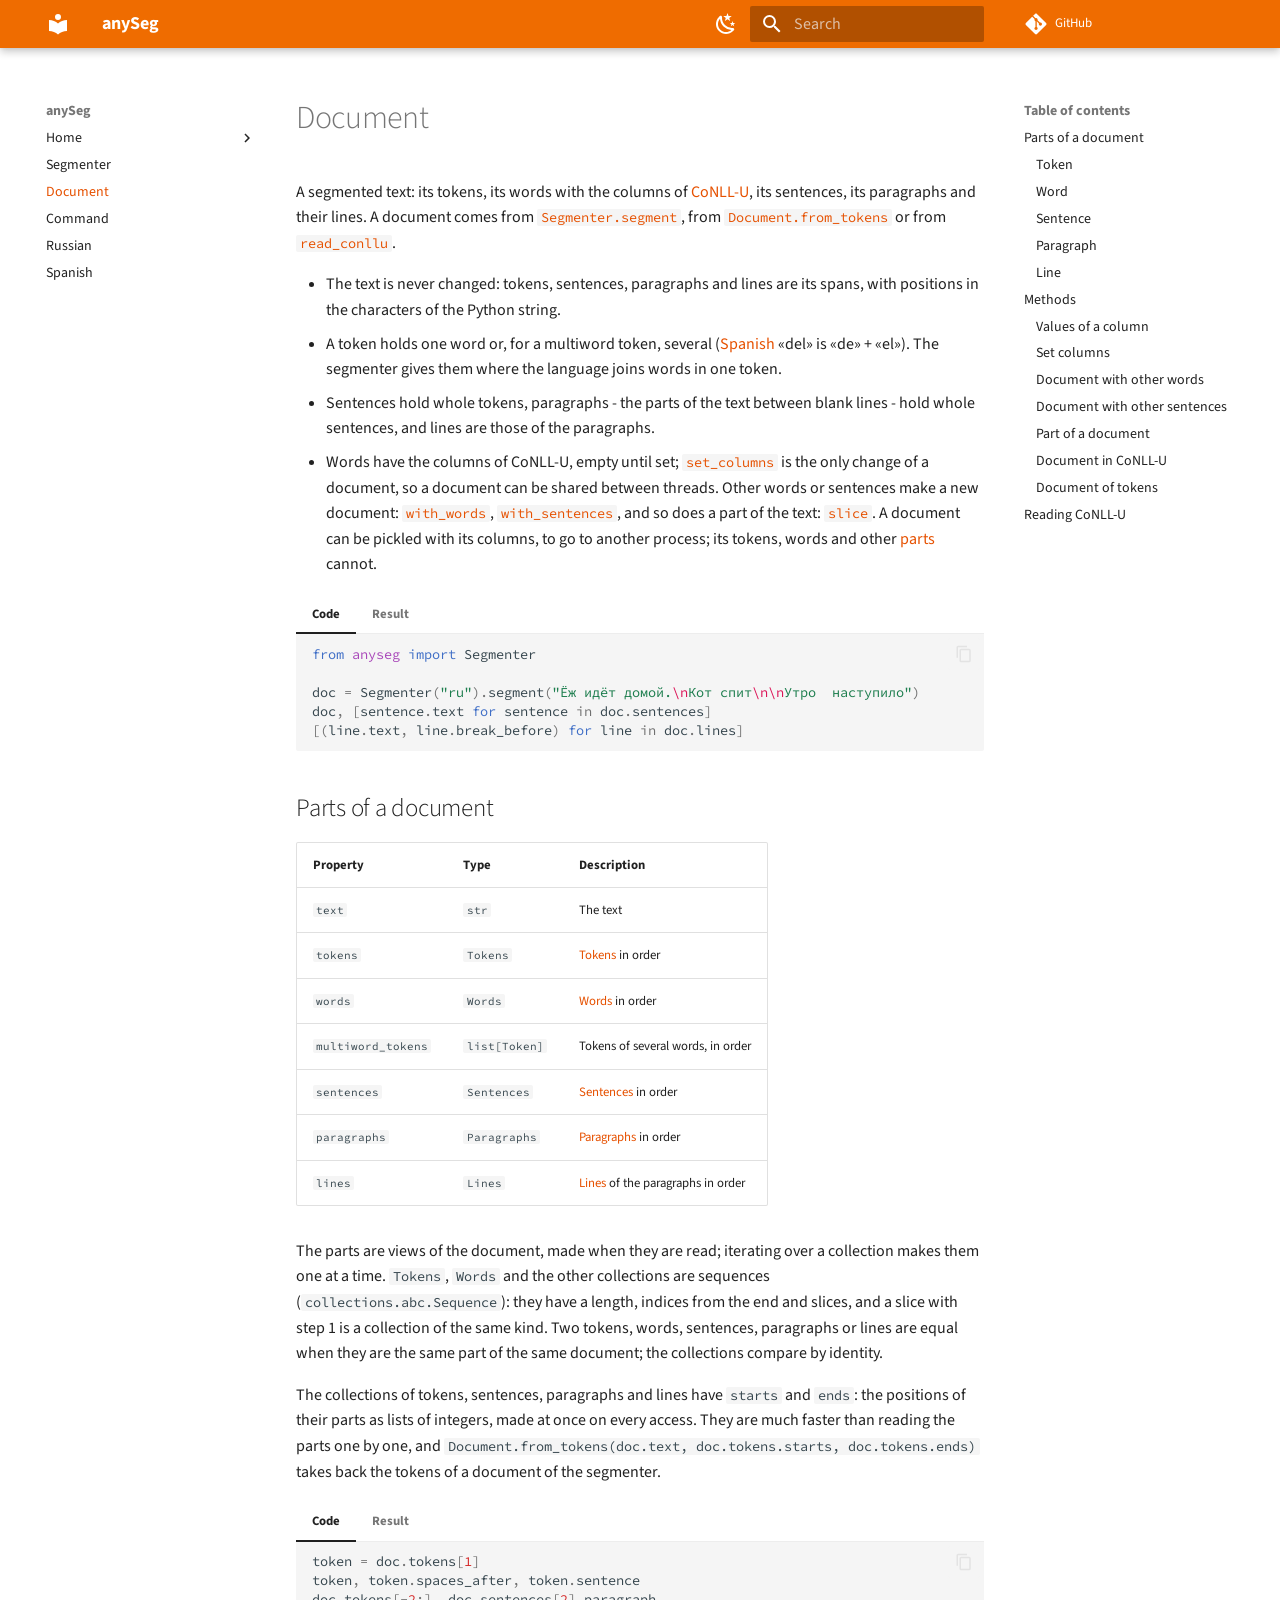
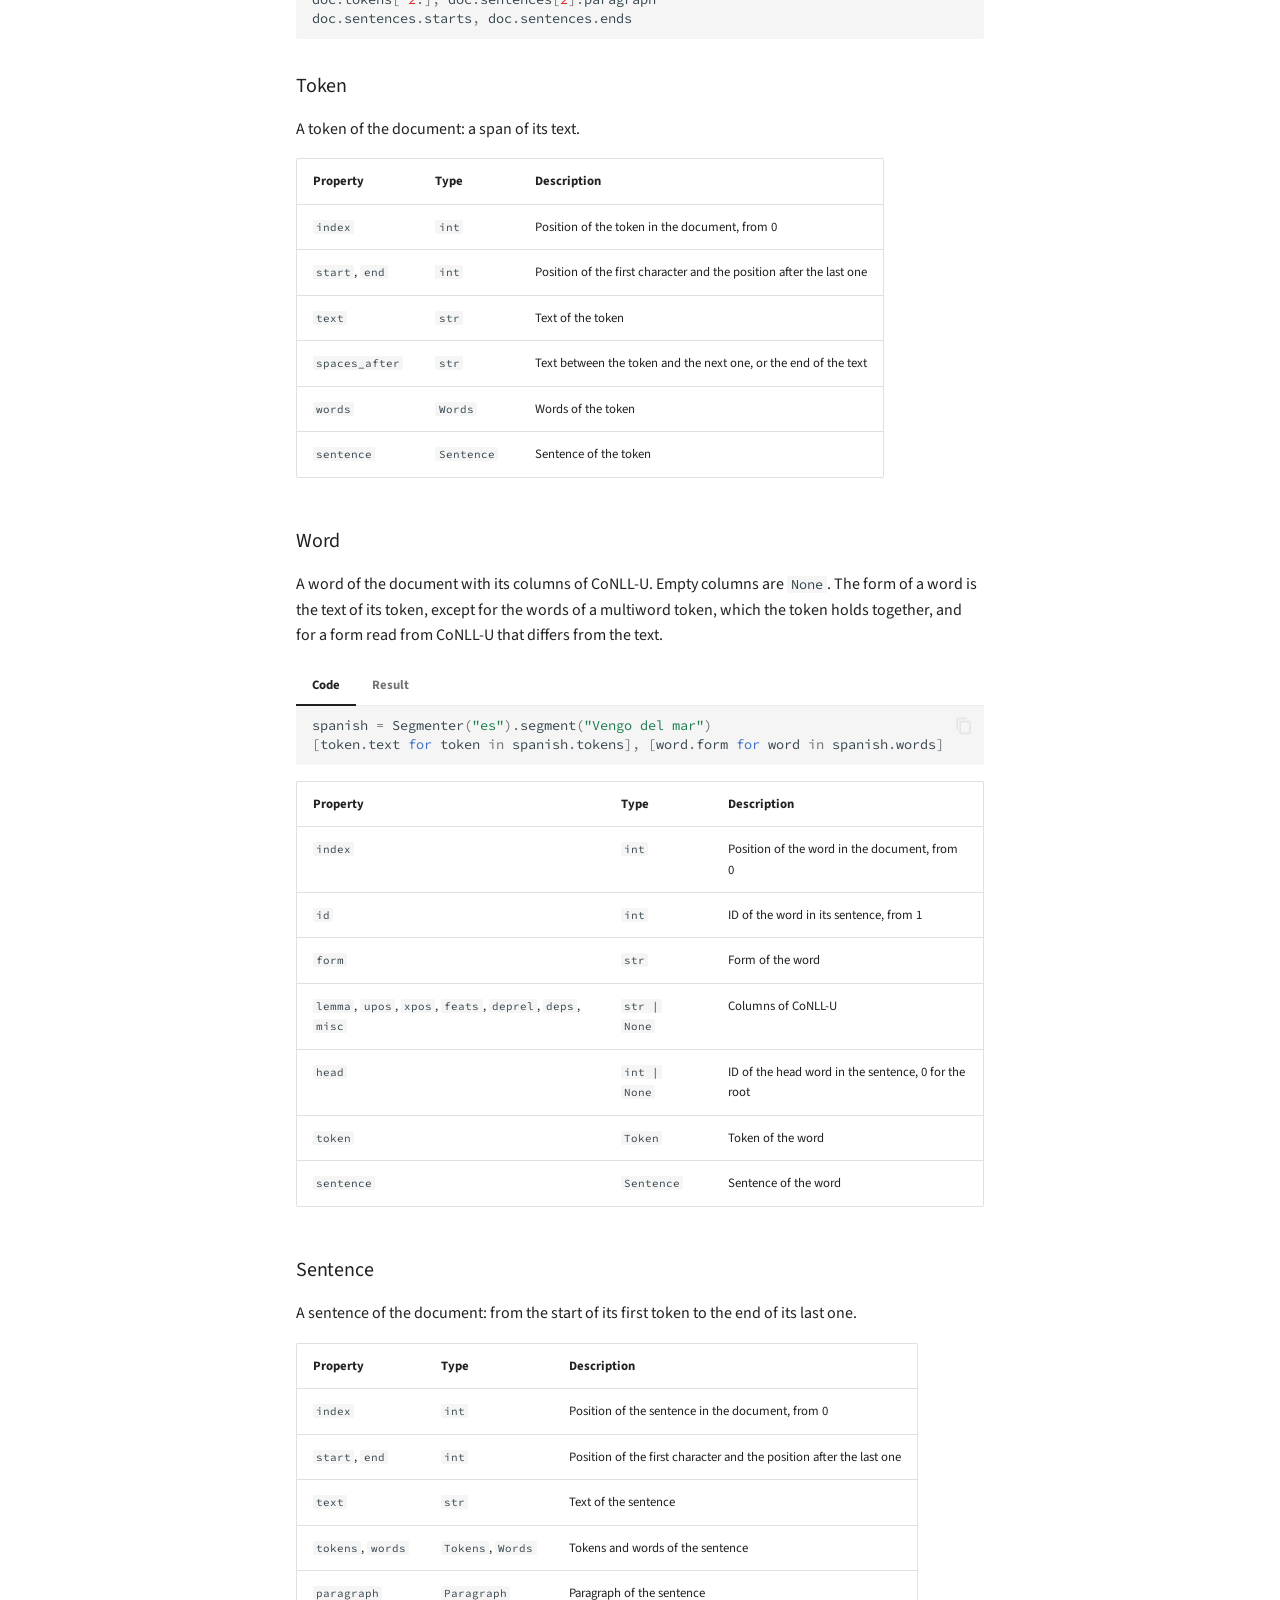
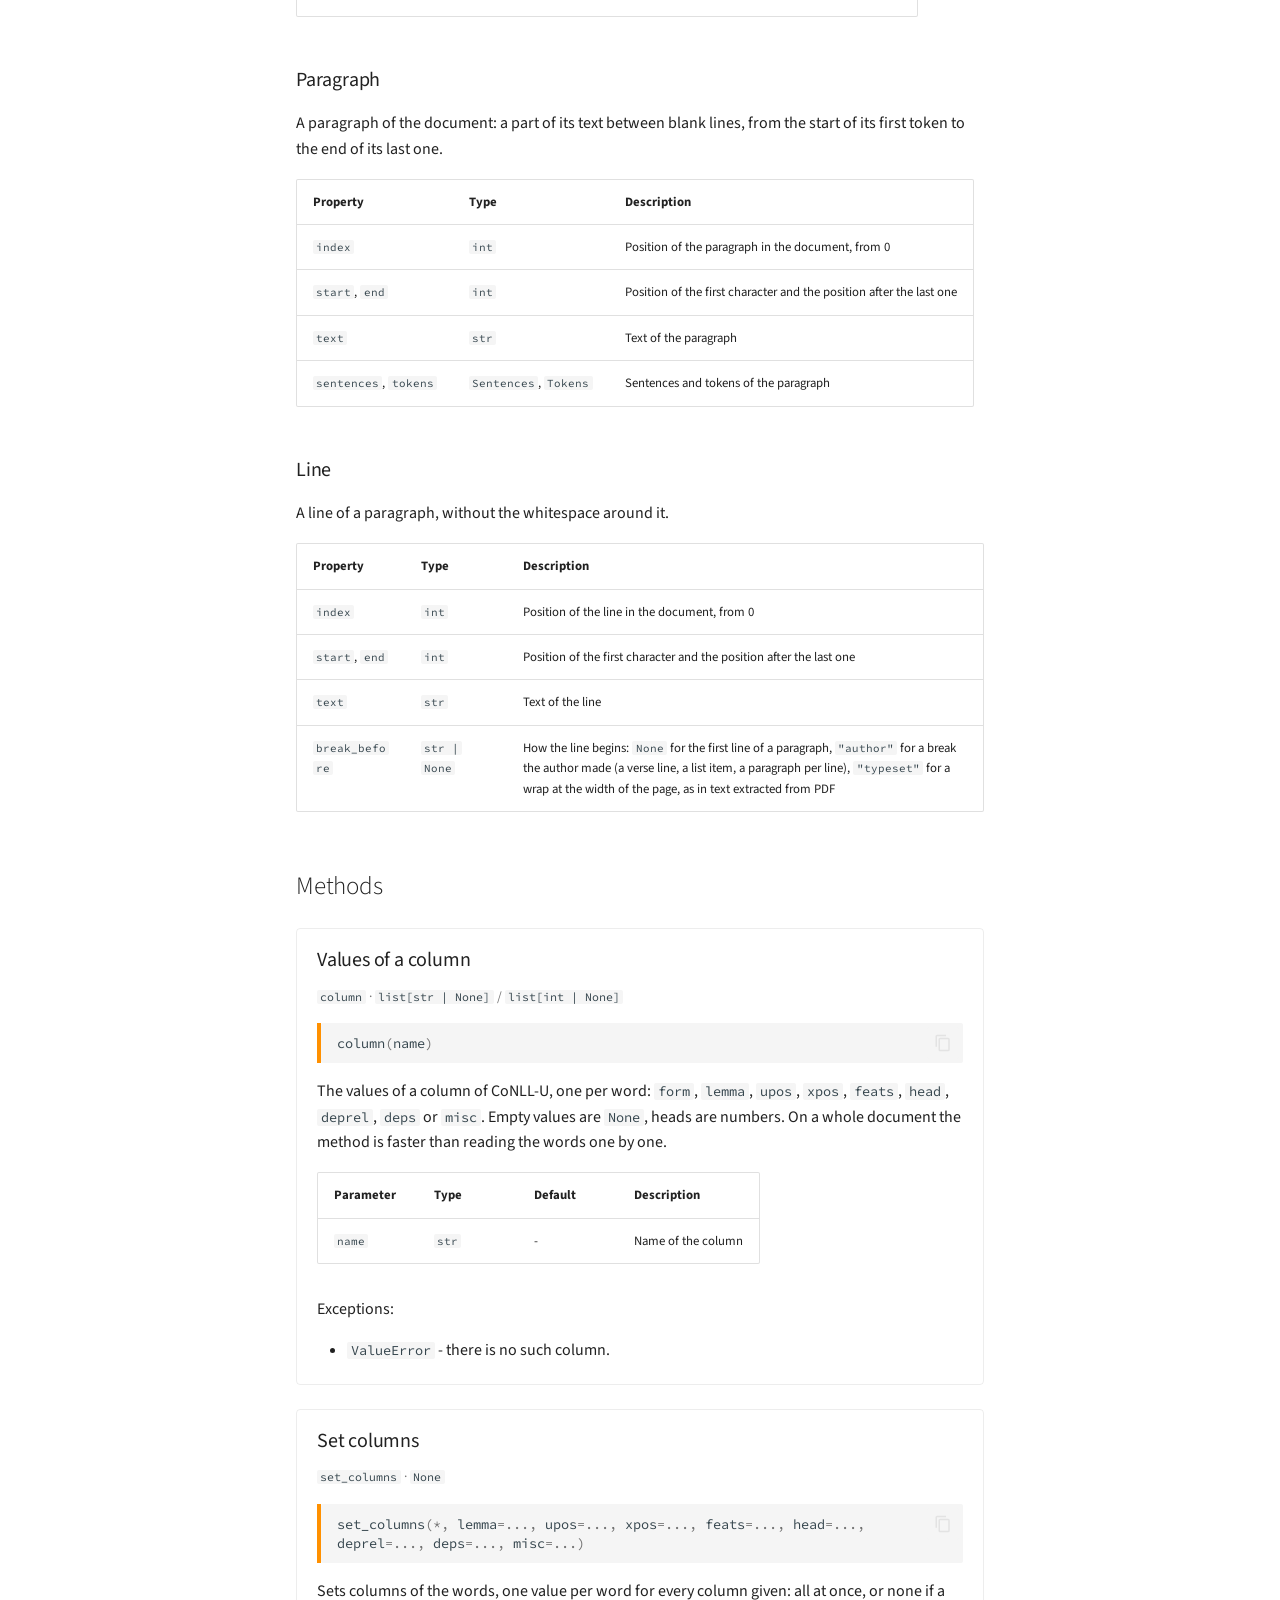
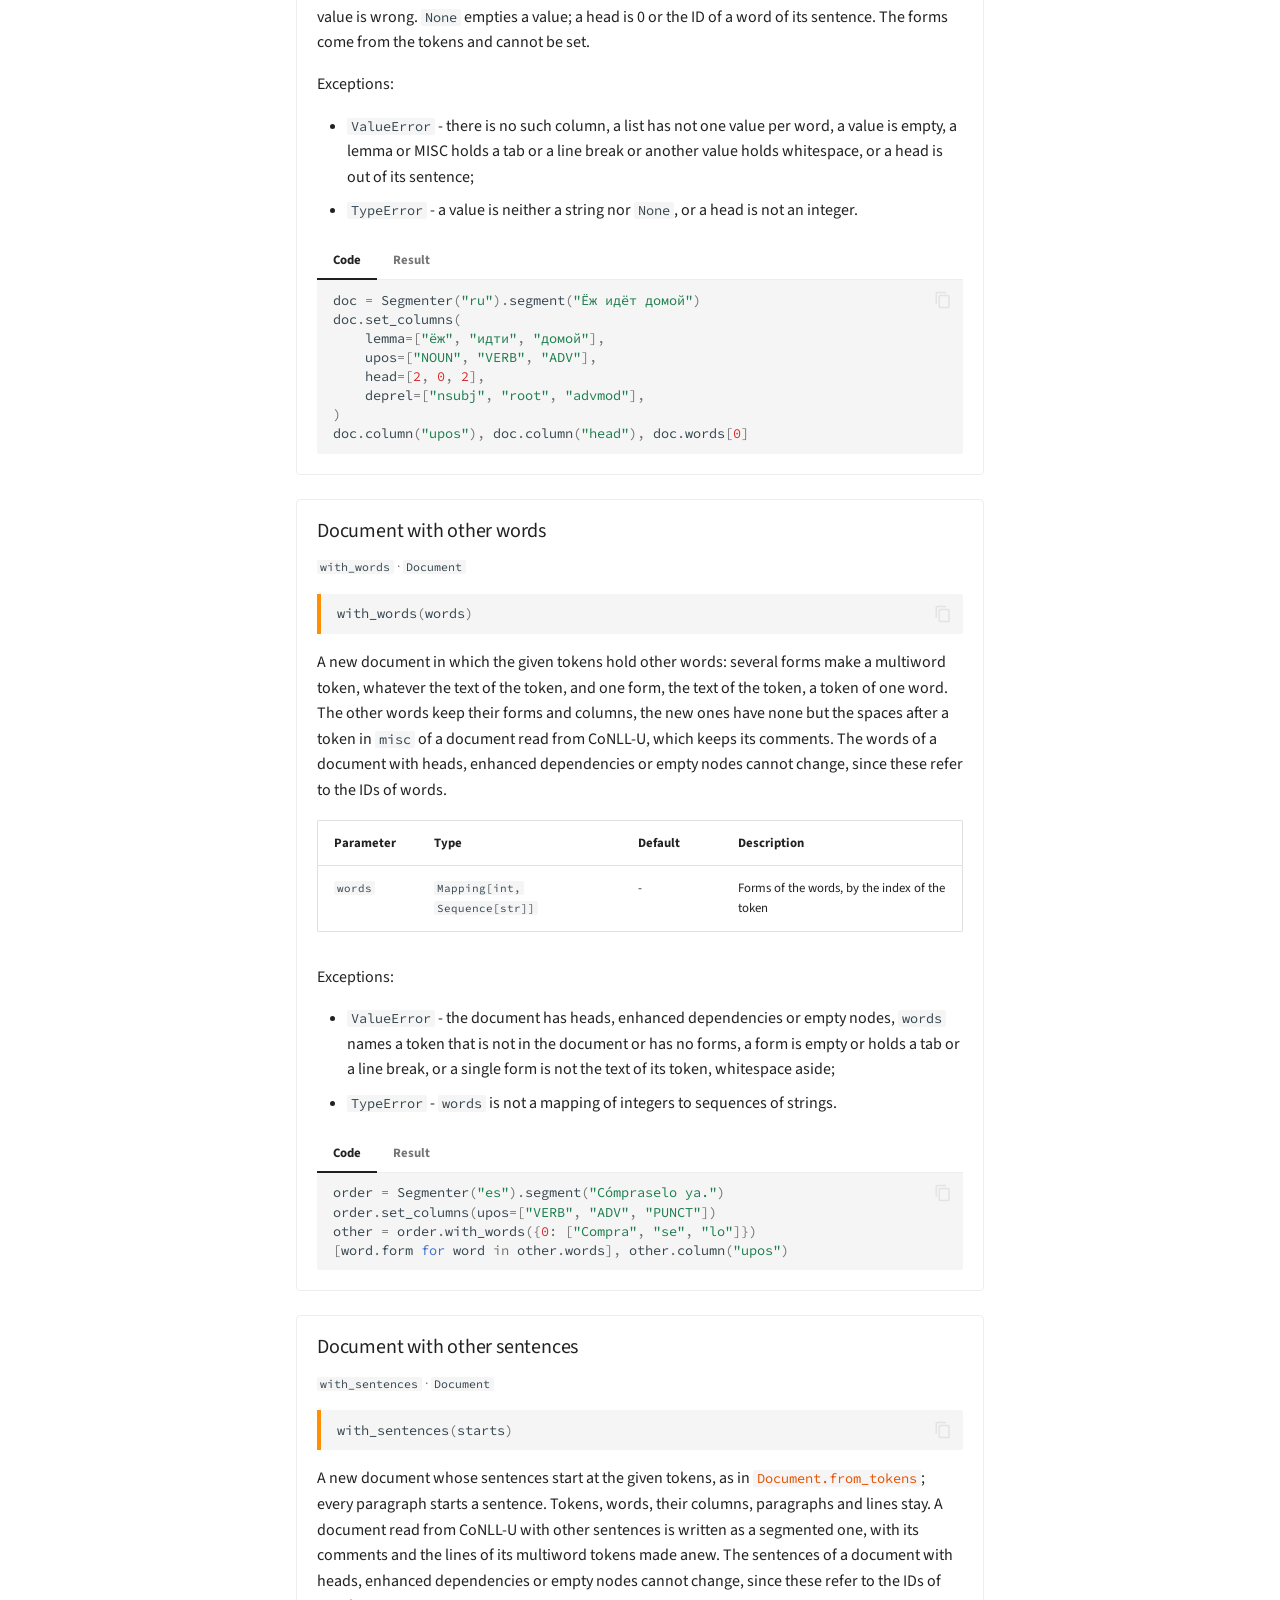
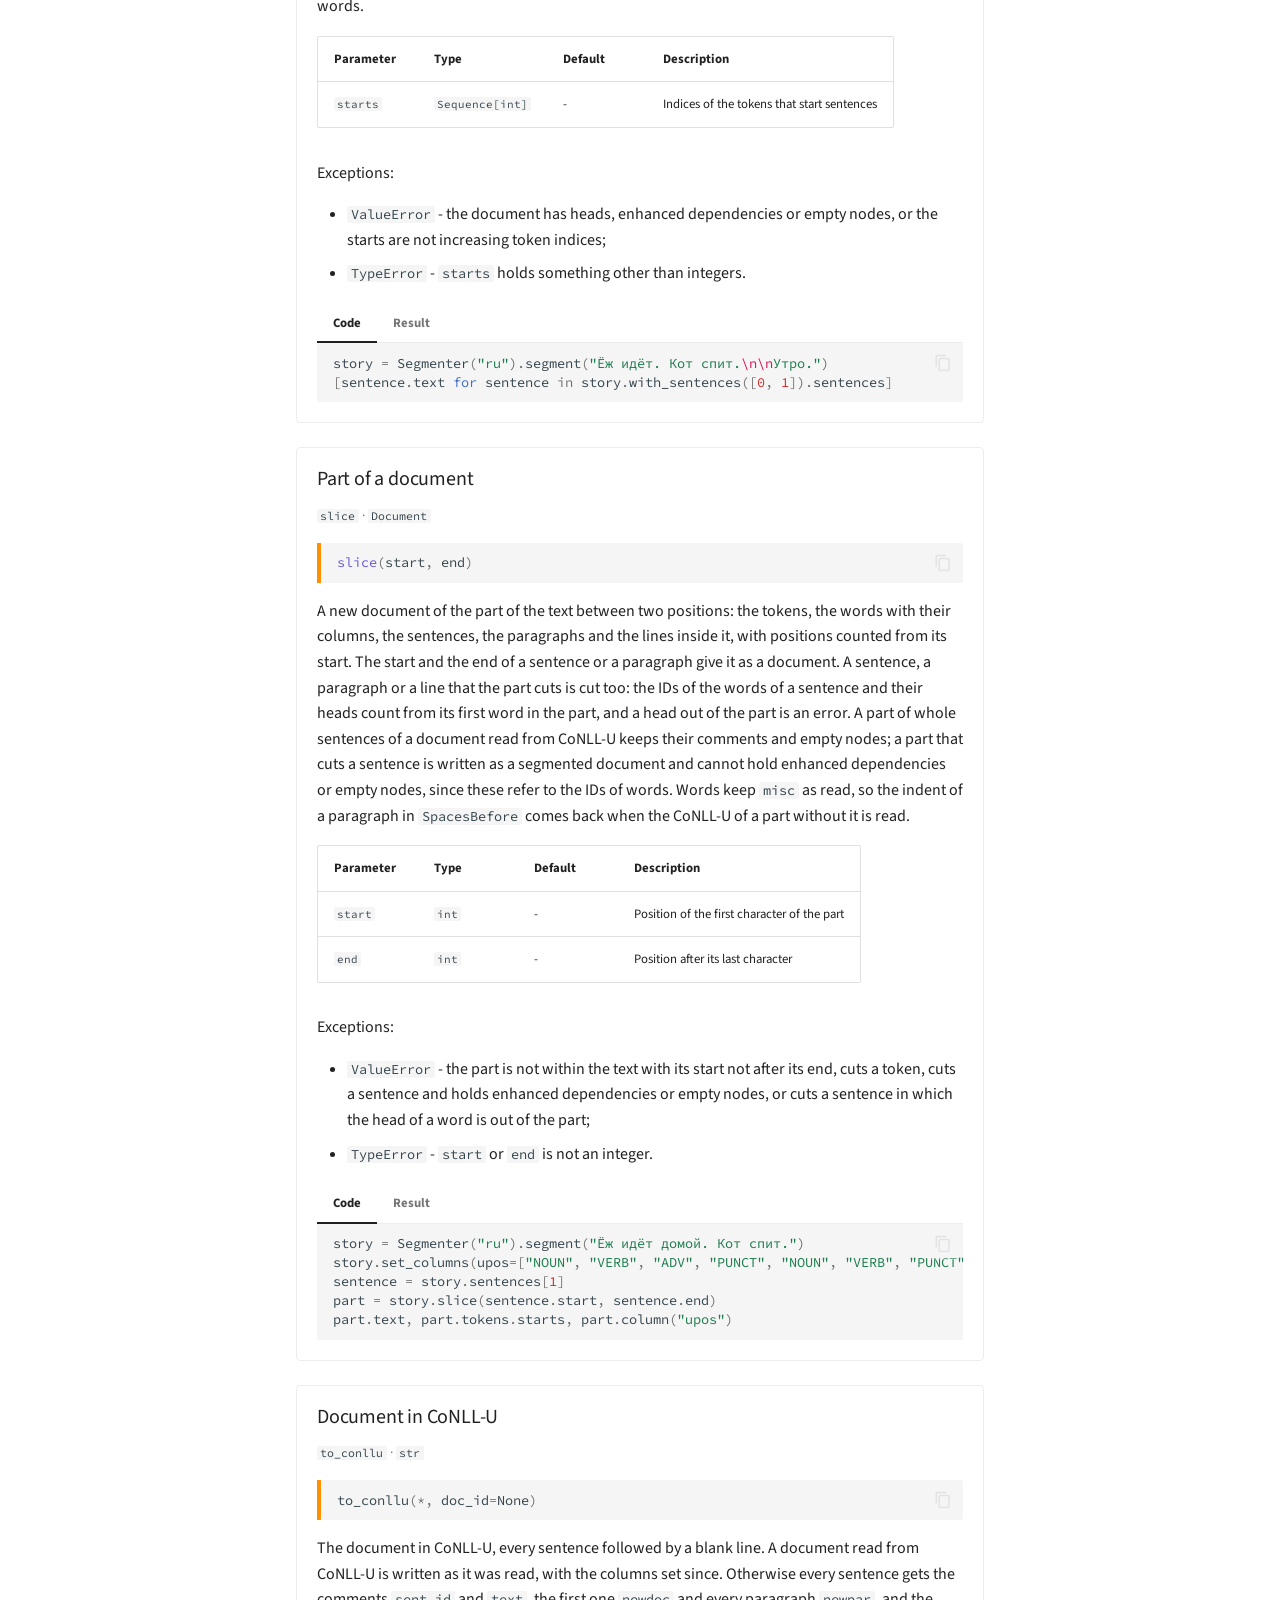
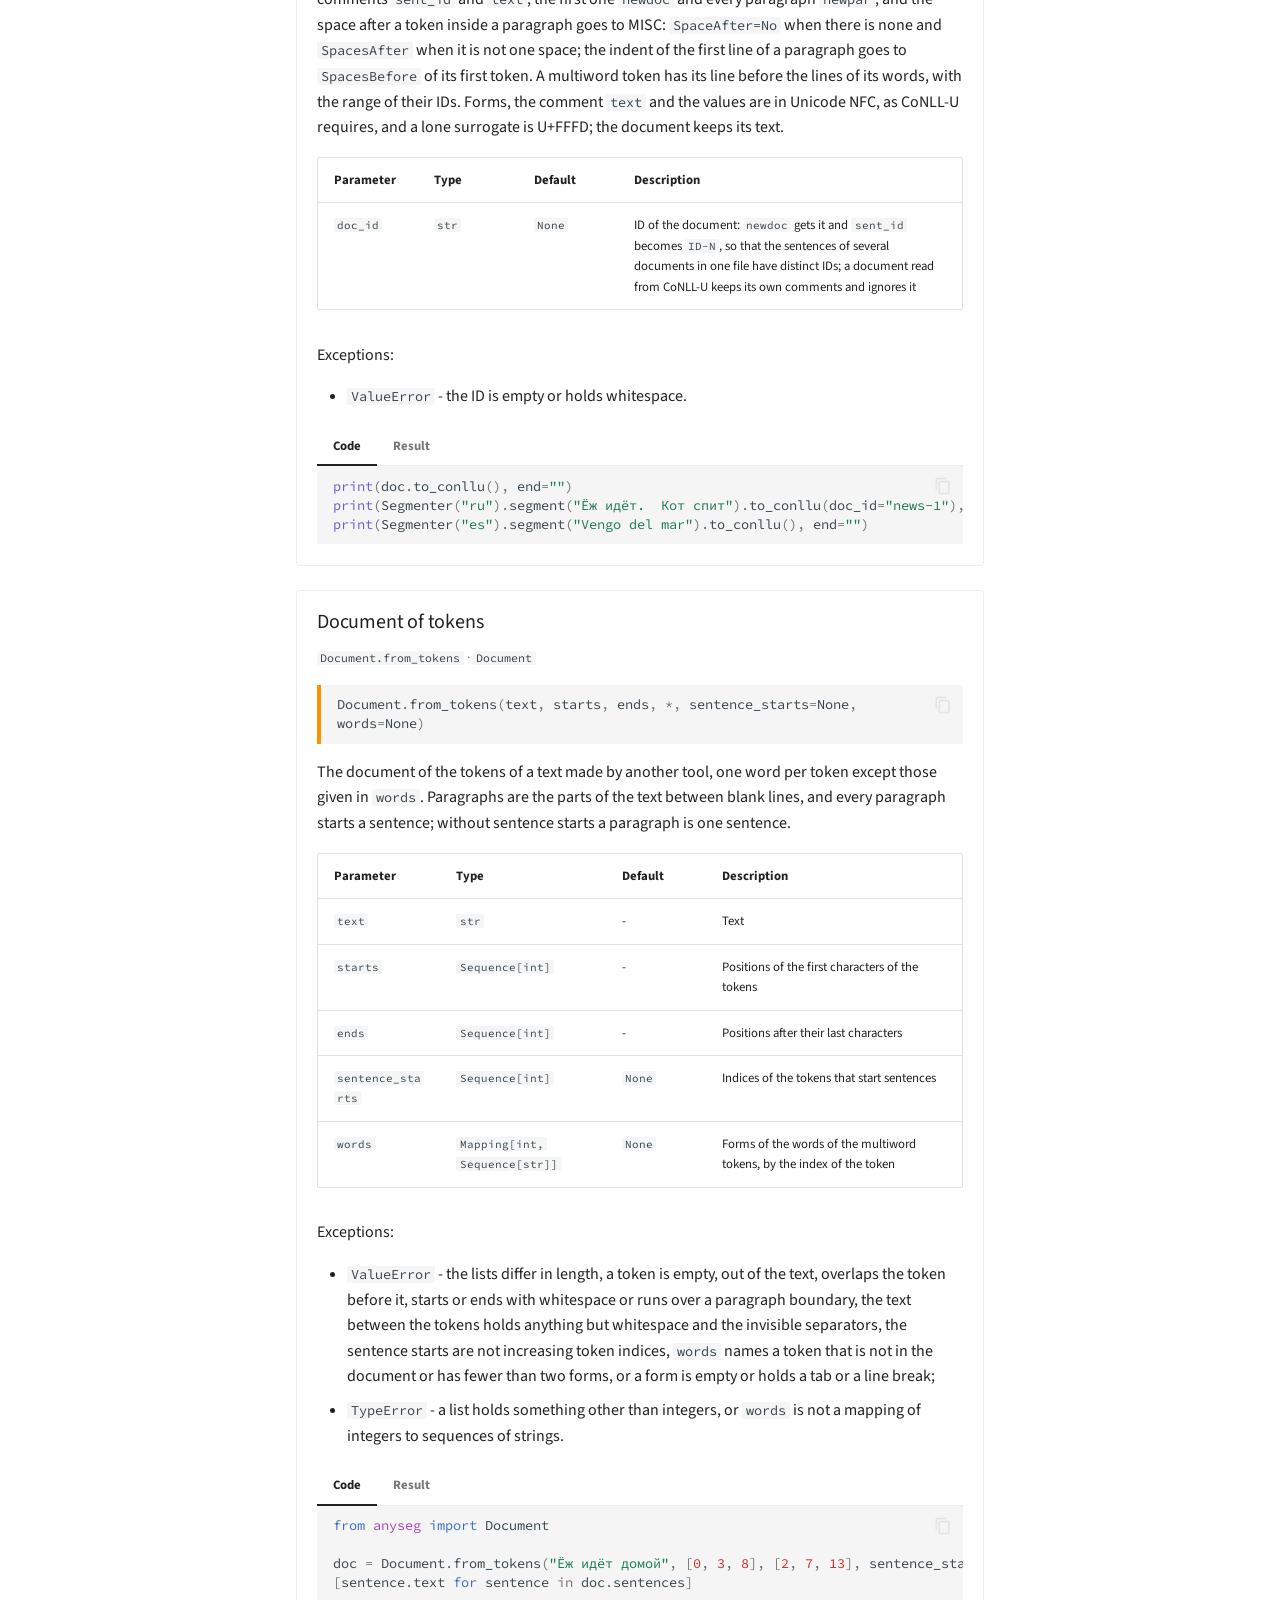
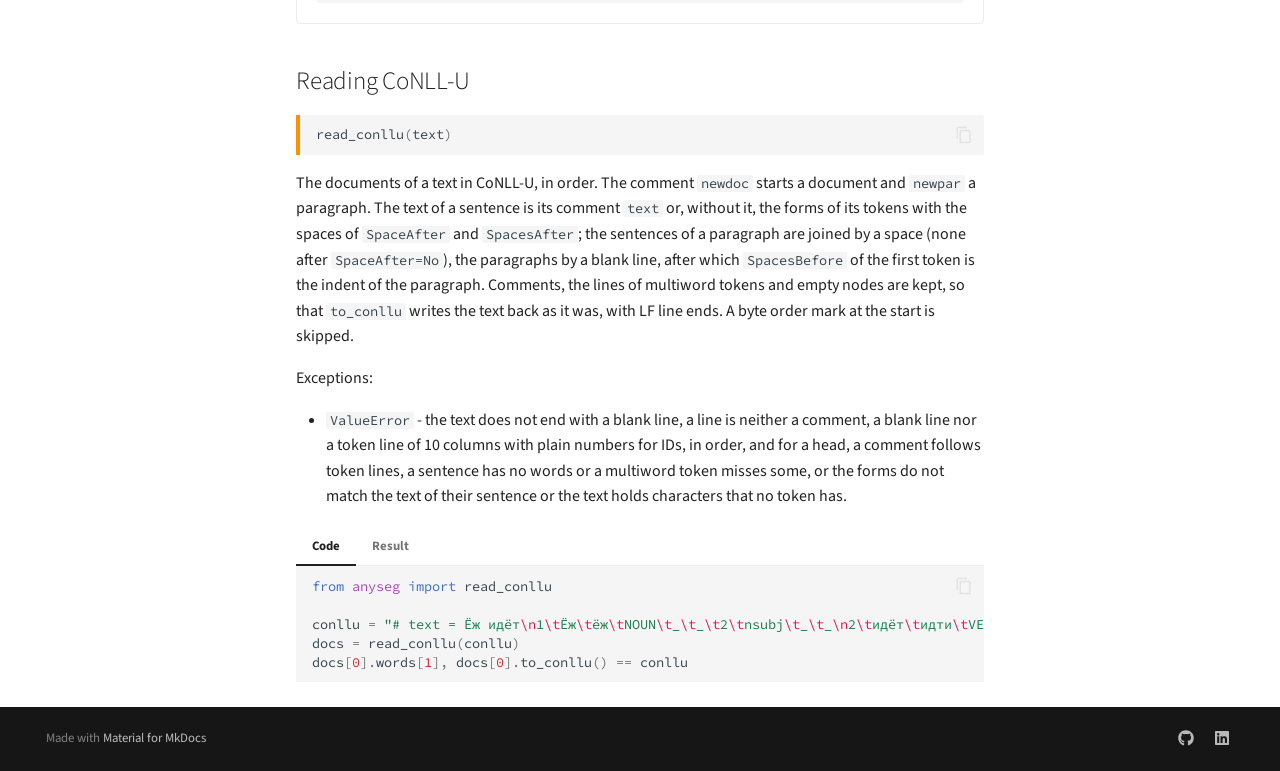
<file: document/index.html>
<!doctype html>
<html lang="en" class="no-js">
  <head>
    
      <meta charset="utf-8">
      <meta name="viewport" content="width=device-width,initial-scale=1">
      
        <meta name="description" content="Fast segmentation of text into tokens and sentences, written in Rust with a Python API">
      
      
      
        <link rel="canonical" href="https://sergeyshk.github.io/anySeg/document/">
      
      
        <link rel="prev" href="../segmenter/">
      
      
        <link rel="next" href="../cli/">
      
      
        
      
      
      <link rel="icon" href="../assets/images/favicon.png">
      <meta name="generator" content="mkdocs-1.6.1, mkdocs-material-9.8.0">
    
    
      
        <title>Document - anySeg</title>
      
    
    
      <link rel="stylesheet" href="../assets/stylesheets/main.57a0d79d.min.css">
      
        
        <link rel="stylesheet" href="../assets/stylesheets/palette.fb2fffe2.min.css">
      
      


    
    
      
    
    
      
        
        
        <link rel="preconnect" href="https://fonts.gstatic.com" crossorigin>
        <link rel="stylesheet" href="https://fonts.googleapis.com/css?family=Source+Sans+Pro:300,300i,400,400i,700,700i%7CSource+Code+Pro:400,400i,700,700i&display=fallback">
        <style>:root{--md-text-font:"Source Sans Pro";--md-code-font:"Source Code Pro"}</style>
      
    
    
      <link rel="stylesheet" href="../css/extra.css">
    
    <script>__md_scope=new URL("..",location),__md_hash=e=>[...e].reduce(((e,_)=>(e<<5)-e+_.charCodeAt(0)),0),__md_get=(e,_=localStorage,t=__md_scope)=>JSON.parse(_.getItem(t.pathname+"."+e)),__md_set=(e,_,t=localStorage,a=__md_scope)=>{try{t.setItem(a.pathname+"."+e,JSON.stringify(_))}catch(e){}}</script>
    
      

    
    
  </head>
  
  
    
    
      
    
    
    
    
    <body dir="ltr" data-md-color-scheme="default" data-md-color-primary="custom" data-md-color-accent="orange">
  
    
    <input class="md-toggle" data-md-toggle="drawer" type="checkbox" id="__drawer" autocomplete="off">
    <input class="md-toggle" data-md-toggle="search" type="checkbox" id="__search" autocomplete="off">
    <label class="md-overlay" for="__drawer"></label>
    <div data-md-component="skip">
      
        
        <a href="#document" class="md-skip">
          Skip to content
        </a>
      
    </div>
    <div data-md-component="announce">
      
    </div>
    
    
      

  

<header class="md-header md-header--shadow" data-md-component="header">
  <nav class="md-header__inner md-grid" aria-label="Header">
    <a href=".." title="anySeg" class="md-header__button md-logo" aria-label="anySeg" data-md-component="logo">
      
  
  <svg xmlns="http://www.w3.org/2000/svg" viewBox="0 0 24 24"><path d="M12 8a3 3 0 0 0 3-3 3 3 0 0 0-3-3 3 3 0 0 0-3 3 3 3 0 0 0 3 3m0 3.54C9.64 9.35 6.5 8 3 8v11c3.5 0 6.64 1.35 9 3.54 2.36-2.19 5.5-3.54 9-3.54V8c-3.5 0-6.64 1.35-9 3.54"/></svg>

    </a>
    <label class="md-header__button md-icon" for="__drawer">
      
      <svg xmlns="http://www.w3.org/2000/svg" viewBox="0 0 24 24"><path d="M3 6h18v2H3zm0 5h18v2H3zm0 5h18v2H3z"/></svg>
    </label>
    <div class="md-header__title" data-md-component="header-title">
      <div class="md-header__ellipsis">
        <div class="md-header__topic">
          <span class="md-ellipsis">
            anySeg
          </span>
        </div>
        <div class="md-header__topic" data-md-component="header-topic">
          <span class="md-ellipsis">
            
              Document
            
          </span>
        </div>
      </div>
    </div>
    
      
        <form class="md-header__option" data-md-component="palette">
  
    
    
    
    <input class="md-option" data-md-color-media="(prefers-color-scheme: light)" data-md-color-scheme="default" data-md-color-primary="custom" data-md-color-accent="orange"  aria-label="Dark theme"  type="radio" name="__palette" id="__palette_0">
    
      <label class="md-header__button md-icon" title="Dark theme" for="__palette_1" hidden>
        <svg xmlns="http://www.w3.org/2000/svg" viewBox="0 0 24 24"><path d="m17.75 4.09-2.53 1.94.91 3.06-2.63-1.81-2.63 1.81.91-3.06-2.53-1.94L12.44 4l1.06-3 1.06 3zm3.5 6.91-1.64 1.25.59 1.98-1.7-1.17-1.7 1.17.59-1.98L15.75 11l2.06-.05L18.5 9l.69 1.95zm-2.28 4.95c.83-.08 1.72 1.1 1.19 1.85-.32.45-.66.87-1.08 1.27C15.17 23 8.84 23 4.94 19.07c-3.91-3.9-3.91-10.24 0-14.14.4-.4.82-.76 1.27-1.08.75-.53 1.93.36 1.85 1.19-.27 2.86.69 5.83 2.89 8.02a9.96 9.96 0 0 0 8.02 2.89m-1.64 2.02a12.08 12.08 0 0 1-7.8-3.47c-2.17-2.19-3.33-5-3.49-7.82-2.81 3.14-2.7 7.96.31 10.98 3.02 3.01 7.84 3.12 10.98.31"/></svg>
      </label>
    
  
    
    
    
    <input class="md-option" data-md-color-media="(prefers-color-scheme: dark)" data-md-color-scheme="slate" data-md-color-primary="custom" data-md-color-accent="orange"  aria-label="Light theme"  type="radio" name="__palette" id="__palette_1">
    
      <label class="md-header__button md-icon" title="Light theme" for="__palette_0" hidden>
        <svg xmlns="http://www.w3.org/2000/svg" viewBox="0 0 24 24"><path d="M12 7a5 5 0 0 1 5 5 5 5 0 0 1-5 5 5 5 0 0 1-5-5 5 5 0 0 1 5-5m0 2a3 3 0 0 0-3 3 3 3 0 0 0 3 3 3 3 0 0 0 3-3 3 3 0 0 0-3-3m0-7 2.39 3.42C13.65 5.15 12.84 5 12 5s-1.65.15-2.39.42zM3.34 7l4.16-.35A7.2 7.2 0 0 0 5.94 8.5c-.44.74-.69 1.5-.83 2.29zm.02 10 1.76-3.77a7.131 7.131 0 0 0 2.38 4.14zM20.65 7l-1.77 3.79a7.02 7.02 0 0 0-2.38-4.15zm-.01 10-4.14.36c.59-.51 1.12-1.14 1.54-1.86.42-.73.69-1.5.83-2.29zM12 22l-2.41-3.44c.74.27 1.55.44 2.41.44.82 0 1.63-.17 2.37-.44z"/></svg>
      </label>
    
  
</form>
      
    
    
      <script>var palette=__md_get("__palette");if(palette&&palette.color){if("(prefers-color-scheme)"===palette.color.media){var media=matchMedia("(prefers-color-scheme: light)"),input=document.querySelector(media.matches?"[data-md-color-media='(prefers-color-scheme: light)']":"[data-md-color-media='(prefers-color-scheme: dark)']");palette.color.media=input.getAttribute("data-md-color-media"),palette.color.scheme=input.getAttribute("data-md-color-scheme"),palette.color.primary=input.getAttribute("data-md-color-primary"),palette.color.accent=input.getAttribute("data-md-color-accent")}for(var[key,value]of Object.entries(palette.color))document.body.setAttribute("data-md-color-"+key,value)}</script>
    
    
    
      
      
        <label class="md-header__button md-icon" for="__search">
          
          <svg xmlns="http://www.w3.org/2000/svg" viewBox="0 0 24 24"><path d="M9.5 3A6.5 6.5 0 0 1 16 9.5c0 1.61-.59 3.09-1.56 4.23l.27.27h.79l5 5-1.5 1.5-5-5v-.79l-.27-.27A6.52 6.52 0 0 1 9.5 16 6.5 6.5 0 0 1 3 9.5 6.5 6.5 0 0 1 9.5 3m0 2C7 5 5 7 5 9.5S7 14 9.5 14 14 12 14 9.5 12 5 9.5 5"/></svg>
        </label>
        <div class="md-search" data-md-component="search" role="dialog">
  <label class="md-search__overlay" for="__search"></label>
  <div class="md-search__inner" role="search">
    <form class="md-search__form" name="search">
      <input type="text" class="md-search__input" name="query" aria-label="Search" placeholder="Search" autocapitalize="off" autocorrect="off" autocomplete="off" spellcheck="false" data-md-component="search-query" required>
      <label class="md-search__icon md-icon" for="__search">
        
        <svg xmlns="http://www.w3.org/2000/svg" viewBox="0 0 24 24"><path d="M9.5 3A6.5 6.5 0 0 1 16 9.5c0 1.61-.59 3.09-1.56 4.23l.27.27h.79l5 5-1.5 1.5-5-5v-.79l-.27-.27A6.52 6.52 0 0 1 9.5 16 6.5 6.5 0 0 1 3 9.5 6.5 6.5 0 0 1 9.5 3m0 2C7 5 5 7 5 9.5S7 14 9.5 14 14 12 14 9.5 12 5 9.5 5"/></svg>
        
        <svg xmlns="http://www.w3.org/2000/svg" viewBox="0 0 24 24"><path d="M20 11v2H8l5.5 5.5-1.42 1.42L4.16 12l7.92-7.92L13.5 5.5 8 11z"/></svg>
      </label>
      <nav class="md-search__options" aria-label="Search">
        
        <button type="reset" class="md-search__icon md-icon" title="Clear" aria-label="Clear" tabindex="-1">
          
          <svg xmlns="http://www.w3.org/2000/svg" viewBox="0 0 24 24"><path d="M19 6.41 17.59 5 12 10.59 6.41 5 5 6.41 10.59 12 5 17.59 6.41 19 12 13.41 17.59 19 19 17.59 13.41 12z"/></svg>
        </button>
      </nav>
      
        <div class="md-search__suggest" data-md-component="search-suggest"></div>
      
    </form>
    <div class="md-search__output">
      <div class="md-search__scrollwrap" tabindex="0" data-md-scrollfix>
        <div class="md-search-result" data-md-component="search-result">
          <div class="md-search-result__meta">
            Initializing search
          </div>
          <ol class="md-search-result__list" role="presentation"></ol>
        </div>
      </div>
    </div>
  </div>
</div>
      
    
    
      <div class="md-header__source">
        <a href="https://github.com/SergeyShk/anySeg" title="Go to repository" class="md-source" data-md-component="source">
  <div class="md-source__icon md-icon">
    
    <svg xmlns="http://www.w3.org/2000/svg" viewBox="0 0 448 512"><!--! Font Awesome Free 7.1.0 by @fontawesome - https://fontawesome.com License - https://fontawesome.com/license/free (Icons: CC BY 4.0, Fonts: SIL OFL 1.1, Code: MIT License) Copyright 2025 Fonticons, Inc.--><path d="M439.6 236.1 244 40.5c-5.4-5.5-12.8-8.5-20.4-8.5s-15 3-20.4 8.4L162.5 81l51.5 51.5c27.1-9.1 52.7 16.8 43.4 43.7l49.7 49.7c34.2-11.8 61.2 31 35.5 56.7-26.5 26.5-70.2-2.9-56-37.3L240.3 199v121.9c25.3 12.5 22.3 41.8 9.1 55-6.4 6.4-15.2 10.1-24.3 10.1s-17.8-3.6-24.3-10.1c-17.6-17.6-11.1-46.9 11.2-56v-123c-20.8-8.5-24.6-30.7-18.6-45L142.6 101 8.5 235.1C3 240.6 0 247.9 0 255.5s3 15 8.5 20.4l195.6 195.7c5.4 5.4 12.7 8.4 20.4 8.4s15-3 20.4-8.4l194.7-194.7c5.4-5.4 8.4-12.8 8.4-20.4s-3-15-8.4-20.4"/></svg>
  </div>
  <div class="md-source__repository">
    GitHub
  </div>
</a>
      </div>
    
  </nav>
  
</header>
    
    <div class="md-container" data-md-component="container">
      
      
        
          
        
      
      <main class="md-main" data-md-component="main">
        <div class="md-main__inner md-grid">
          
            
              
              <div class="md-sidebar md-sidebar--primary" data-md-component="sidebar" data-md-type="navigation" >
                <div class="md-sidebar__scrollwrap">
                  <div class="md-sidebar__inner">
                    



<nav class="md-nav md-nav--primary" aria-label="Navigation" data-md-level="0">
  <label class="md-nav__title" for="__drawer">
    <a href=".." title="anySeg" class="md-nav__button md-logo" aria-label="anySeg" data-md-component="logo">
      
  
  <svg xmlns="http://www.w3.org/2000/svg" viewBox="0 0 24 24"><path d="M12 8a3 3 0 0 0 3-3 3 3 0 0 0-3-3 3 3 0 0 0-3 3 3 3 0 0 0 3 3m0 3.54C9.64 9.35 6.5 8 3 8v11c3.5 0 6.64 1.35 9 3.54 2.36-2.19 5.5-3.54 9-3.54V8c-3.5 0-6.64 1.35-9 3.54"/></svg>

    </a>
    anySeg
  </label>
  
    <div class="md-nav__source">
      <a href="https://github.com/SergeyShk/anySeg" title="Go to repository" class="md-source" data-md-component="source">
  <div class="md-source__icon md-icon">
    
    <svg xmlns="http://www.w3.org/2000/svg" viewBox="0 0 448 512"><!--! Font Awesome Free 7.1.0 by @fontawesome - https://fontawesome.com License - https://fontawesome.com/license/free (Icons: CC BY 4.0, Fonts: SIL OFL 1.1, Code: MIT License) Copyright 2025 Fonticons, Inc.--><path d="M439.6 236.1 244 40.5c-5.4-5.5-12.8-8.5-20.4-8.5s-15 3-20.4 8.4L162.5 81l51.5 51.5c27.1-9.1 52.7 16.8 43.4 43.7l49.7 49.7c34.2-11.8 61.2 31 35.5 56.7-26.5 26.5-70.2-2.9-56-37.3L240.3 199v121.9c25.3 12.5 22.3 41.8 9.1 55-6.4 6.4-15.2 10.1-24.3 10.1s-17.8-3.6-24.3-10.1c-17.6-17.6-11.1-46.9 11.2-56v-123c-20.8-8.5-24.6-30.7-18.6-45L142.6 101 8.5 235.1C3 240.6 0 247.9 0 255.5s3 15 8.5 20.4l195.6 195.7c5.4 5.4 12.7 8.4 20.4 8.4s15-3 20.4-8.4l194.7-194.7c5.4-5.4 8.4-12.8 8.4-20.4s-3-15-8.4-20.4"/></svg>
  </div>
  <div class="md-source__repository">
    GitHub
  </div>
</a>
    </div>
  
  <ul class="md-nav__list" data-md-scrollfix>
    
      
      
  
  
  
  
    
    
    
    
    
    <li class="md-nav__item md-nav__item--nested">
      
        
        
        <input class="md-nav__toggle md-toggle " type="checkbox" id="__nav_1" >
        
          
          <label class="md-nav__link" for="__nav_1" id="__nav_1_label" tabindex="0">
            
  
  
  <span class="md-ellipsis">
    
  
    Home
  

    
  </span>
  
  

            <span class="md-nav__icon md-icon"></span>
          </label>
        
        <nav class="md-nav" data-md-level="1" aria-labelledby="__nav_1_label" aria-expanded="false">
          <label class="md-nav__title" for="__nav_1">
            <span class="md-nav__icon md-icon"></span>
            
  
    Home
  

          </label>
          <ul class="md-nav__list" data-md-scrollfix>
            
              
                
  
  
  
  
    <li class="md-nav__item">
      <a href=".." class="md-nav__link">
        
  
  
  <span class="md-ellipsis">
    
  
    About
  

    
  </span>
  
  

      </a>
    </li>
  

              
            
              
                
  
  
  
  
    <li class="md-nav__item">
      <a href="../installation/" class="md-nav__link">
        
  
  
  <span class="md-ellipsis">
    
  
    Installation
  

    
  </span>
  
  

      </a>
    </li>
  

              
            
              
                
  
  
  
  
    <li class="md-nav__item">
      <a href="../comparison/" class="md-nav__link">
        
  
  
  <span class="md-ellipsis">
    
  
    Comparison
  

    
  </span>
  
  

      </a>
    </li>
  

              
            
              
                
  
  
  
  
    <li class="md-nav__item">
      <a href="../authors/" class="md-nav__link">
        
  
  
  <span class="md-ellipsis">
    
  
    Authors
  

    
  </span>
  
  

      </a>
    </li>
  

              
            
          </ul>
        </nav>
      
    </li>
  

    
      
      
  
  
  
  
    <li class="md-nav__item">
      <a href="../segmenter/" class="md-nav__link">
        
  
  
  <span class="md-ellipsis">
    
  
    Segmenter
  

    
  </span>
  
  

      </a>
    </li>
  

    
      
      
  
  
    
  
  
  
    <li class="md-nav__item md-nav__item--active">
      
      <input class="md-nav__toggle md-toggle" type="checkbox" id="__toc">
      
      
        
      
      
        <label class="md-nav__link md-nav__link--active" for="__toc">
          
  
  
  <span class="md-ellipsis">
    
  
    Document
  

    
  </span>
  
  

          <span class="md-nav__icon md-icon"></span>
        </label>
      
      <a href="./" class="md-nav__link md-nav__link--active">
        
  
  
  <span class="md-ellipsis">
    
  
    Document
  

    
  </span>
  
  

      </a>
      
        

<nav class="md-nav md-nav--secondary" aria-label="Table of contents">
  
  
  
    
  
  
    <label class="md-nav__title" for="__toc">
      <span class="md-nav__icon md-icon"></span>
      Table of contents
    </label>
    <ul class="md-nav__list" data-md-component="toc" data-md-scrollfix>
      
        <li class="md-nav__item">
  <a href="#parts-of-a-document" class="md-nav__link">
    <span class="md-ellipsis">
      
        Parts of a document
      
    </span>
  </a>
  
    <nav class="md-nav" aria-label="Parts of a document">
      <ul class="md-nav__list">
        
          <li class="md-nav__item">
  <a href="#token" class="md-nav__link">
    <span class="md-ellipsis">
      
        Token
      
    </span>
  </a>
  
</li>
        
          <li class="md-nav__item">
  <a href="#word" class="md-nav__link">
    <span class="md-ellipsis">
      
        Word
      
    </span>
  </a>
  
</li>
        
          <li class="md-nav__item">
  <a href="#sentence" class="md-nav__link">
    <span class="md-ellipsis">
      
        Sentence
      
    </span>
  </a>
  
</li>
        
          <li class="md-nav__item">
  <a href="#paragraph" class="md-nav__link">
    <span class="md-ellipsis">
      
        Paragraph
      
    </span>
  </a>
  
</li>
        
          <li class="md-nav__item">
  <a href="#line" class="md-nav__link">
    <span class="md-ellipsis">
      
        Line
      
    </span>
  </a>
  
</li>
        
      </ul>
    </nav>
  
</li>
      
        <li class="md-nav__item">
  <a href="#methods" class="md-nav__link">
    <span class="md-ellipsis">
      
        Methods
      
    </span>
  </a>
  
    <nav class="md-nav" aria-label="Methods">
      <ul class="md-nav__list">
        
          <li class="md-nav__item">
  <a href="#column" class="md-nav__link">
    <span class="md-ellipsis">
      
        Values of a column
      
    </span>
  </a>
  
</li>
        
          <li class="md-nav__item">
  <a href="#set_columns" class="md-nav__link">
    <span class="md-ellipsis">
      
        Set columns
      
    </span>
  </a>
  
</li>
        
          <li class="md-nav__item">
  <a href="#with_words" class="md-nav__link">
    <span class="md-ellipsis">
      
        Document with other words
      
    </span>
  </a>
  
</li>
        
          <li class="md-nav__item">
  <a href="#with_sentences" class="md-nav__link">
    <span class="md-ellipsis">
      
        Document with other sentences
      
    </span>
  </a>
  
</li>
        
          <li class="md-nav__item">
  <a href="#slice" class="md-nav__link">
    <span class="md-ellipsis">
      
        Part of a document
      
    </span>
  </a>
  
</li>
        
          <li class="md-nav__item">
  <a href="#to_conllu" class="md-nav__link">
    <span class="md-ellipsis">
      
        Document in CoNLL-U
      
    </span>
  </a>
  
</li>
        
          <li class="md-nav__item">
  <a href="#from_tokens" class="md-nav__link">
    <span class="md-ellipsis">
      
        Document of tokens
      
    </span>
  </a>
  
</li>
        
      </ul>
    </nav>
  
</li>
      
        <li class="md-nav__item">
  <a href="#read_conllu" class="md-nav__link">
    <span class="md-ellipsis">
      
        Reading CoNLL-U
      
    </span>
  </a>
  
</li>
      
    </ul>
  
</nav>
      
    </li>
  

    
      
      
  
  
  
  
    <li class="md-nav__item">
      <a href="../cli/" class="md-nav__link">
        
  
  
  <span class="md-ellipsis">
    
  
    Command
  

    
  </span>
  
  

      </a>
    </li>
  

    
      
      
  
  
  
  
    <li class="md-nav__item">
      <a href="../russian/" class="md-nav__link">
        
  
  
  <span class="md-ellipsis">
    
  
    Russian
  

    
  </span>
  
  

      </a>
    </li>
  

    
      
      
  
  
  
  
    <li class="md-nav__item">
      <a href="../spanish/" class="md-nav__link">
        
  
  
  <span class="md-ellipsis">
    
  
    Spanish
  

    
  </span>
  
  

      </a>
    </li>
  

    
  </ul>
</nav>
                  </div>
                </div>
              </div>
            
            
              
              <div class="md-sidebar md-sidebar--secondary" data-md-component="sidebar" data-md-type="toc" >
                <div class="md-sidebar__scrollwrap">
                  <div class="md-sidebar__inner">
                    

<nav class="md-nav md-nav--secondary" aria-label="Table of contents">
  
  
  
    
  
  
    <label class="md-nav__title" for="__toc">
      <span class="md-nav__icon md-icon"></span>
      Table of contents
    </label>
    <ul class="md-nav__list" data-md-component="toc" data-md-scrollfix>
      
        <li class="md-nav__item">
  <a href="#parts-of-a-document" class="md-nav__link">
    <span class="md-ellipsis">
      
        Parts of a document
      
    </span>
  </a>
  
    <nav class="md-nav" aria-label="Parts of a document">
      <ul class="md-nav__list">
        
          <li class="md-nav__item">
  <a href="#token" class="md-nav__link">
    <span class="md-ellipsis">
      
        Token
      
    </span>
  </a>
  
</li>
        
          <li class="md-nav__item">
  <a href="#word" class="md-nav__link">
    <span class="md-ellipsis">
      
        Word
      
    </span>
  </a>
  
</li>
        
          <li class="md-nav__item">
  <a href="#sentence" class="md-nav__link">
    <span class="md-ellipsis">
      
        Sentence
      
    </span>
  </a>
  
</li>
        
          <li class="md-nav__item">
  <a href="#paragraph" class="md-nav__link">
    <span class="md-ellipsis">
      
        Paragraph
      
    </span>
  </a>
  
</li>
        
          <li class="md-nav__item">
  <a href="#line" class="md-nav__link">
    <span class="md-ellipsis">
      
        Line
      
    </span>
  </a>
  
</li>
        
      </ul>
    </nav>
  
</li>
      
        <li class="md-nav__item">
  <a href="#methods" class="md-nav__link">
    <span class="md-ellipsis">
      
        Methods
      
    </span>
  </a>
  
    <nav class="md-nav" aria-label="Methods">
      <ul class="md-nav__list">
        
          <li class="md-nav__item">
  <a href="#column" class="md-nav__link">
    <span class="md-ellipsis">
      
        Values of a column
      
    </span>
  </a>
  
</li>
        
          <li class="md-nav__item">
  <a href="#set_columns" class="md-nav__link">
    <span class="md-ellipsis">
      
        Set columns
      
    </span>
  </a>
  
</li>
        
          <li class="md-nav__item">
  <a href="#with_words" class="md-nav__link">
    <span class="md-ellipsis">
      
        Document with other words
      
    </span>
  </a>
  
</li>
        
          <li class="md-nav__item">
  <a href="#with_sentences" class="md-nav__link">
    <span class="md-ellipsis">
      
        Document with other sentences
      
    </span>
  </a>
  
</li>
        
          <li class="md-nav__item">
  <a href="#slice" class="md-nav__link">
    <span class="md-ellipsis">
      
        Part of a document
      
    </span>
  </a>
  
</li>
        
          <li class="md-nav__item">
  <a href="#to_conllu" class="md-nav__link">
    <span class="md-ellipsis">
      
        Document in CoNLL-U
      
    </span>
  </a>
  
</li>
        
          <li class="md-nav__item">
  <a href="#from_tokens" class="md-nav__link">
    <span class="md-ellipsis">
      
        Document of tokens
      
    </span>
  </a>
  
</li>
        
      </ul>
    </nav>
  
</li>
      
        <li class="md-nav__item">
  <a href="#read_conllu" class="md-nav__link">
    <span class="md-ellipsis">
      
        Reading CoNLL-U
      
    </span>
  </a>
  
</li>
      
    </ul>
  
</nav>
                  </div>
                </div>
              </div>
            
          
          
            <div class="md-content" data-md-component="content">
              
              <article class="md-content__inner md-typeset">
                
                  


  
  


<h1 id="document">Document<a class="headerlink" href="#document" title="Permanent link">&para;</a></h1>
<p>A segmented text: its tokens, its words with the columns of <a href="https://universaldependencies.org/format.html">CoNLL-U</a>, its sentences, its paragraphs and their lines. A document comes from <a href="../segmenter/#segment"><code>Segmenter.segment</code></a>, from <a href="#from_tokens"><code>Document.from_tokens</code></a> or from <a href="#read_conllu"><code>read_conllu</code></a>.</p>
<ul>
<li>The text is never changed: tokens, sentences, paragraphs and lines are its spans, with positions in the characters of the Python string.</li>
<li>A token holds one word or, for a multiword token, several (<a href="../spanish/#multiword">Spanish</a> «del» is «de» + «el»). The segmenter gives them where the language joins words in one token.</li>
<li>Sentences hold whole tokens, paragraphs - the parts of the text between blank lines - hold whole sentences, and lines are those of the paragraphs.</li>
<li>Words have the columns of CoNLL-U, empty until set; <a href="#set_columns"><code>set_columns</code></a> is the only change of a document, so a document can be shared between threads. Other words or sentences make a new document: <a href="#with_words"><code>with_words</code></a>, <a href="#with_sentences"><code>with_sentences</code></a>, and so does a part of the text: <a href="#slice"><code>slice</code></a>. A document can be pickled with its columns, to go to another process; its tokens, words and other <a href="#parts-of-a-document">parts</a> cannot.</li>
</ul>
<div class="tabbed-set tabbed-alternate" data-tabs="1:2"><input checked="checked" id="__tabbed_1_1" name="__tabbed_1" type="radio" /><input id="__tabbed_1_2" name="__tabbed_1" type="radio" /><div class="tabbed-labels"><label for="__tabbed_1_1">Code</label><label for="__tabbed_1_2">Result</label></div>
<div class="tabbed-content">
<div class="tabbed-block">
<div class="highlight"><pre><span></span><code><span class="kn">from</span><span class="w"> </span><span class="nn">anyseg</span><span class="w"> </span><span class="kn">import</span> <span class="n">Segmenter</span>

<span class="n">doc</span> <span class="o">=</span> <span class="n">Segmenter</span><span class="p">(</span><span class="s2">"ru"</span><span class="p">)</span><span class="o">.</span><span class="n">segment</span><span class="p">(</span><span class="s2">"Ёж идёт домой.</span><span class="se">\n</span><span class="s2">Кот спит</span><span class="se">\n\n</span><span class="s2">Утро  наступило"</span><span class="p">)</span>
<span class="n">doc</span><span class="p">,</span> <span class="p">[</span><span class="n">sentence</span><span class="o">.</span><span class="n">text</span> <span class="k">for</span> <span class="n">sentence</span> <span class="ow">in</span> <span class="n">doc</span><span class="o">.</span><span class="n">sentences</span><span class="p">]</span>
<span class="p">[(</span><span class="n">line</span><span class="o">.</span><span class="n">text</span><span class="p">,</span> <span class="n">line</span><span class="o">.</span><span class="n">break_before</span><span class="p">)</span> <span class="k">for</span> <span class="n">line</span> <span class="ow">in</span> <span class="n">doc</span><span class="o">.</span><span class="n">lines</span><span class="p">]</span>
</code></pre></div>
</div>
<div class="tabbed-block">
<div class="highlight"><pre><span></span><code>(Document(tokens=8, words=8, sentences=3, paragraphs=2), ['Ёж идёт домой.', 'Кот спит', 'Утро  наступило'])
[('Ёж идёт домой.', None), ('Кот спит', 'author'), ('Утро  наступило', None)]
</code></pre></div>
</div>
</div>
</div>
<h2 id="parts-of-a-document">Parts of a document<a class="headerlink" href="#parts-of-a-document" title="Permanent link">&para;</a></h2>
<table>
<thead>
<tr>
<th style="text-align: left;">Property</th>
<th style="text-align: left;">Type</th>
<th style="text-align: left;">Description</th>
</tr>
</thead>
<tbody>
<tr>
<td style="text-align: left;"><code>text</code></td>
<td style="text-align: left;"><code>str</code></td>
<td style="text-align: left;">The text</td>
</tr>
<tr>
<td style="text-align: left;"><code>tokens</code></td>
<td style="text-align: left;"><code>Tokens</code></td>
<td style="text-align: left;"><a href="#token">Tokens</a> in order</td>
</tr>
<tr>
<td style="text-align: left;"><code>words</code></td>
<td style="text-align: left;"><code>Words</code></td>
<td style="text-align: left;"><a href="#word">Words</a> in order</td>
</tr>
<tr>
<td style="text-align: left;"><code>multiword_tokens</code></td>
<td style="text-align: left;"><code>list[Token]</code></td>
<td style="text-align: left;">Tokens of several words, in order</td>
</tr>
<tr>
<td style="text-align: left;"><code>sentences</code></td>
<td style="text-align: left;"><code>Sentences</code></td>
<td style="text-align: left;"><a href="#sentence">Sentences</a> in order</td>
</tr>
<tr>
<td style="text-align: left;"><code>paragraphs</code></td>
<td style="text-align: left;"><code>Paragraphs</code></td>
<td style="text-align: left;"><a href="#paragraph">Paragraphs</a> in order</td>
</tr>
<tr>
<td style="text-align: left;"><code>lines</code></td>
<td style="text-align: left;"><code>Lines</code></td>
<td style="text-align: left;"><a href="#line">Lines</a> of the paragraphs in order</td>
</tr>
</tbody>
</table>
<p>The parts are views of the document, made when they are read; iterating over a collection makes them one at a time. <code>Tokens</code>, <code>Words</code> and the other collections are sequences (<code>collections.abc.Sequence</code>): they have a length, indices from the end and slices, and a slice with step 1 is a collection of the same kind. Two tokens, words, sentences, paragraphs or lines are equal when they are the same part of the same document; the collections compare by identity.</p>
<p>The collections of tokens, sentences, paragraphs and lines have <code>starts</code> and <code>ends</code>: the positions of their parts as lists of integers, made at once on every access. They are much faster than reading the parts one by one, and <code>Document.from_tokens(doc.text, doc.tokens.starts, doc.tokens.ends)</code> takes back the tokens of a document of the segmenter.</p>
<div class="tabbed-set tabbed-alternate" data-tabs="2:2"><input checked="checked" id="__tabbed_2_1" name="__tabbed_2" type="radio" /><input id="__tabbed_2_2" name="__tabbed_2" type="radio" /><div class="tabbed-labels"><label for="__tabbed_2_1">Code</label><label for="__tabbed_2_2">Result</label></div>
<div class="tabbed-content">
<div class="tabbed-block">
<div class="highlight"><pre><span></span><code><span class="n">token</span> <span class="o">=</span> <span class="n">doc</span><span class="o">.</span><span class="n">tokens</span><span class="p">[</span><span class="mi">1</span><span class="p">]</span>
<span class="n">token</span><span class="p">,</span> <span class="n">token</span><span class="o">.</span><span class="n">spaces_after</span><span class="p">,</span> <span class="n">token</span><span class="o">.</span><span class="n">sentence</span>
<span class="n">doc</span><span class="o">.</span><span class="n">tokens</span><span class="p">[</span><span class="o">-</span><span class="mi">2</span><span class="p">:],</span> <span class="n">doc</span><span class="o">.</span><span class="n">sentences</span><span class="p">[</span><span class="mi">2</span><span class="p">]</span><span class="o">.</span><span class="n">paragraph</span>
<span class="n">doc</span><span class="o">.</span><span class="n">sentences</span><span class="o">.</span><span class="n">starts</span><span class="p">,</span> <span class="n">doc</span><span class="o">.</span><span class="n">sentences</span><span class="o">.</span><span class="n">ends</span>
</code></pre></div>
</div>
<div class="tabbed-block">
<div class="highlight"><pre><span></span><code>(Token(start=3, end=7, text='идёт'), ' ', Sentence(start=0, end=14, text='Ёж идёт домой.'))
(Tokens([Token(start=25, end=29, text='Утро'), Token(start=31, end=40, text='наступило')]), Paragraph(start=25, end=40, text='Утро  наступило'))
([0, 15, 25], [14, 23, 40])
</code></pre></div>
</div>
</div>
</div>
<h3 id="token">Token<a class="headerlink" href="#token" title="Permanent link">&para;</a></h3>
<p>A token of the document: a span of its text.</p>
<table>
<thead>
<tr>
<th style="text-align: left;">Property</th>
<th style="text-align: left;">Type</th>
<th style="text-align: left;">Description</th>
</tr>
</thead>
<tbody>
<tr>
<td style="text-align: left;"><code>index</code></td>
<td style="text-align: left;"><code>int</code></td>
<td style="text-align: left;">Position of the token in the document, from 0</td>
</tr>
<tr>
<td style="text-align: left;"><code>start</code>, <code>end</code></td>
<td style="text-align: left;"><code>int</code></td>
<td style="text-align: left;">Position of the first character and the position after the last one</td>
</tr>
<tr>
<td style="text-align: left;"><code>text</code></td>
<td style="text-align: left;"><code>str</code></td>
<td style="text-align: left;">Text of the token</td>
</tr>
<tr>
<td style="text-align: left;"><code>spaces_after</code></td>
<td style="text-align: left;"><code>str</code></td>
<td style="text-align: left;">Text between the token and the next one, or the end of the text</td>
</tr>
<tr>
<td style="text-align: left;"><code>words</code></td>
<td style="text-align: left;"><code>Words</code></td>
<td style="text-align: left;">Words of the token</td>
</tr>
<tr>
<td style="text-align: left;"><code>sentence</code></td>
<td style="text-align: left;"><code>Sentence</code></td>
<td style="text-align: left;">Sentence of the token</td>
</tr>
</tbody>
</table>
<h3 id="word">Word<a class="headerlink" href="#word" title="Permanent link">&para;</a></h3>
<p>A word of the document with its columns of CoNLL-U. Empty columns are <code>None</code>. The form of a word is the text of its token, except for the words of a multiword token, which the token holds together, and for a form read from CoNLL-U that differs from the text.</p>
<div class="tabbed-set tabbed-alternate" data-tabs="3:2"><input checked="checked" id="__tabbed_3_1" name="__tabbed_3" type="radio" /><input id="__tabbed_3_2" name="__tabbed_3" type="radio" /><div class="tabbed-labels"><label for="__tabbed_3_1">Code</label><label for="__tabbed_3_2">Result</label></div>
<div class="tabbed-content">
<div class="tabbed-block">
<div class="highlight"><pre><span></span><code><span class="n">spanish</span> <span class="o">=</span> <span class="n">Segmenter</span><span class="p">(</span><span class="s2">"es"</span><span class="p">)</span><span class="o">.</span><span class="n">segment</span><span class="p">(</span><span class="s2">"Vengo del mar"</span><span class="p">)</span>
<span class="p">[</span><span class="n">token</span><span class="o">.</span><span class="n">text</span> <span class="k">for</span> <span class="n">token</span> <span class="ow">in</span> <span class="n">spanish</span><span class="o">.</span><span class="n">tokens</span><span class="p">],</span> <span class="p">[</span><span class="n">word</span><span class="o">.</span><span class="n">form</span> <span class="k">for</span> <span class="n">word</span> <span class="ow">in</span> <span class="n">spanish</span><span class="o">.</span><span class="n">words</span><span class="p">]</span>
</code></pre></div>
</div>
<div class="tabbed-block">
<div class="highlight"><pre><span></span><code>(['Vengo', 'del', 'mar'], ['Vengo', 'de', 'el', 'mar'])
</code></pre></div>
</div>
</div>
</div>
<table>
<thead>
<tr>
<th style="text-align: left;">Property</th>
<th style="text-align: left;">Type</th>
<th style="text-align: left;">Description</th>
</tr>
</thead>
<tbody>
<tr>
<td style="text-align: left;"><code>index</code></td>
<td style="text-align: left;"><code>int</code></td>
<td style="text-align: left;">Position of the word in the document, from 0</td>
</tr>
<tr>
<td style="text-align: left;"><code>id</code></td>
<td style="text-align: left;"><code>int</code></td>
<td style="text-align: left;">ID of the word in its sentence, from 1</td>
</tr>
<tr>
<td style="text-align: left;"><code>form</code></td>
<td style="text-align: left;"><code>str</code></td>
<td style="text-align: left;">Form of the word</td>
</tr>
<tr>
<td style="text-align: left;"><code>lemma</code>, <code>upos</code>, <code>xpos</code>, <code>feats</code>, <code>deprel</code>, <code>deps</code>, <code>misc</code></td>
<td style="text-align: left;"><code>str | None</code></td>
<td style="text-align: left;">Columns of CoNLL-U</td>
</tr>
<tr>
<td style="text-align: left;"><code>head</code></td>
<td style="text-align: left;"><code>int | None</code></td>
<td style="text-align: left;">ID of the head word in the sentence, 0 for the root</td>
</tr>
<tr>
<td style="text-align: left;"><code>token</code></td>
<td style="text-align: left;"><code>Token</code></td>
<td style="text-align: left;">Token of the word</td>
</tr>
<tr>
<td style="text-align: left;"><code>sentence</code></td>
<td style="text-align: left;"><code>Sentence</code></td>
<td style="text-align: left;">Sentence of the word</td>
</tr>
</tbody>
</table>
<h3 id="sentence">Sentence<a class="headerlink" href="#sentence" title="Permanent link">&para;</a></h3>
<p>A sentence of the document: from the start of its first token to the end of its last one.</p>
<table>
<thead>
<tr>
<th style="text-align: left;">Property</th>
<th style="text-align: left;">Type</th>
<th style="text-align: left;">Description</th>
</tr>
</thead>
<tbody>
<tr>
<td style="text-align: left;"><code>index</code></td>
<td style="text-align: left;"><code>int</code></td>
<td style="text-align: left;">Position of the sentence in the document, from 0</td>
</tr>
<tr>
<td style="text-align: left;"><code>start</code>, <code>end</code></td>
<td style="text-align: left;"><code>int</code></td>
<td style="text-align: left;">Position of the first character and the position after the last one</td>
</tr>
<tr>
<td style="text-align: left;"><code>text</code></td>
<td style="text-align: left;"><code>str</code></td>
<td style="text-align: left;">Text of the sentence</td>
</tr>
<tr>
<td style="text-align: left;"><code>tokens</code>, <code>words</code></td>
<td style="text-align: left;"><code>Tokens</code>, <code>Words</code></td>
<td style="text-align: left;">Tokens and words of the sentence</td>
</tr>
<tr>
<td style="text-align: left;"><code>paragraph</code></td>
<td style="text-align: left;"><code>Paragraph</code></td>
<td style="text-align: left;">Paragraph of the sentence</td>
</tr>
</tbody>
</table>
<h3 id="paragraph">Paragraph<a class="headerlink" href="#paragraph" title="Permanent link">&para;</a></h3>
<p>A paragraph of the document: a part of its text between blank lines, from the start of its first token to the end of its last one.</p>
<table>
<thead>
<tr>
<th style="text-align: left;">Property</th>
<th style="text-align: left;">Type</th>
<th style="text-align: left;">Description</th>
</tr>
</thead>
<tbody>
<tr>
<td style="text-align: left;"><code>index</code></td>
<td style="text-align: left;"><code>int</code></td>
<td style="text-align: left;">Position of the paragraph in the document, from 0</td>
</tr>
<tr>
<td style="text-align: left;"><code>start</code>, <code>end</code></td>
<td style="text-align: left;"><code>int</code></td>
<td style="text-align: left;">Position of the first character and the position after the last one</td>
</tr>
<tr>
<td style="text-align: left;"><code>text</code></td>
<td style="text-align: left;"><code>str</code></td>
<td style="text-align: left;">Text of the paragraph</td>
</tr>
<tr>
<td style="text-align: left;"><code>sentences</code>, <code>tokens</code></td>
<td style="text-align: left;"><code>Sentences</code>, <code>Tokens</code></td>
<td style="text-align: left;">Sentences and tokens of the paragraph</td>
</tr>
</tbody>
</table>
<h3 id="line">Line<a class="headerlink" href="#line" title="Permanent link">&para;</a></h3>
<p>A line of a paragraph, without the whitespace around it.</p>
<table>
<thead>
<tr>
<th style="text-align: left;">Property</th>
<th style="text-align: left;">Type</th>
<th style="text-align: left;">Description</th>
</tr>
</thead>
<tbody>
<tr>
<td style="text-align: left;"><code>index</code></td>
<td style="text-align: left;"><code>int</code></td>
<td style="text-align: left;">Position of the line in the document, from 0</td>
</tr>
<tr>
<td style="text-align: left;"><code>start</code>, <code>end</code></td>
<td style="text-align: left;"><code>int</code></td>
<td style="text-align: left;">Position of the first character and the position after the last one</td>
</tr>
<tr>
<td style="text-align: left;"><code>text</code></td>
<td style="text-align: left;"><code>str</code></td>
<td style="text-align: left;">Text of the line</td>
</tr>
<tr>
<td style="text-align: left;"><code>break_before</code></td>
<td style="text-align: left;"><code>str | None</code></td>
<td style="text-align: left;">How the line begins: <code>None</code> for the first line of a paragraph, <code>"author"</code> for a break the author made (a verse line, a list item, a paragraph per line), <code>"typeset"</code> for a wrap at the width of the page, as in text extracted from PDF</td>
</tr>
</tbody>
</table>
<h2 id="methods">Methods<a class="headerlink" href="#methods" title="Permanent link">&para;</a></h2>
<div class="metric-card">
<h3 id="column">Values of a column<a class="headerlink" href="#column" title="Permanent link">&para;</a></h3>
<p class="metric-meta"><code>column</code> · <code>list[str | None]</code> / <code>list[int | None]</code></p>
<div class="signature highlight"><pre><span></span><code><span class="n">column</span><span class="p">(</span><span class="n">name</span><span class="p">)</span>
</code></pre></div>
<p>The values of a column of CoNLL-U, one per word: <code>form</code>, <code>lemma</code>, <code>upos</code>, <code>xpos</code>, <code>feats</code>, <code>head</code>, <code>deprel</code>, <code>deps</code> or <code>misc</code>. Empty values are <code>None</code>, heads are numbers. On a whole document the method is faster than reading the words one by one.</p>
<table>
<thead>
<tr>
<th style="text-align: left;">Parameter</th>
<th style="text-align: left;">Type</th>
<th style="text-align: left;">Default</th>
<th style="text-align: left;">Description</th>
</tr>
</thead>
<tbody>
<tr>
<td style="text-align: left;"><code>name</code></td>
<td style="text-align: left;"><code>str</code></td>
<td style="text-align: left;">-</td>
<td style="text-align: left;">Name of the column</td>
</tr>
</tbody>
</table>
<p>Exceptions:</p>
<ul>
<li><code>ValueError</code> - there is no such column.</li>
</ul>
</div>
<div class="metric-card">
<h3 id="set_columns">Set columns<a class="headerlink" href="#set_columns" title="Permanent link">&para;</a></h3>
<p class="metric-meta"><code>set_columns</code> · <code>None</code></p>
<div class="signature highlight"><pre><span></span><code><span class="n">set_columns</span><span class="p">(</span><span class="o">*</span><span class="p">,</span> <span class="n">lemma</span><span class="o">=...</span><span class="p">,</span> <span class="n">upos</span><span class="o">=...</span><span class="p">,</span> <span class="n">xpos</span><span class="o">=...</span><span class="p">,</span> <span class="n">feats</span><span class="o">=...</span><span class="p">,</span> <span class="n">head</span><span class="o">=...</span><span class="p">,</span> <span class="n">deprel</span><span class="o">=...</span><span class="p">,</span> <span class="n">deps</span><span class="o">=...</span><span class="p">,</span> <span class="n">misc</span><span class="o">=...</span><span class="p">)</span>
</code></pre></div>
<p>Sets columns of the words, one value per word for every column given: all at once, or none if a value is wrong. <code>None</code> empties a value; a head is 0 or the ID of a word of its sentence. The forms come from the tokens and cannot be set.</p>
<p>Exceptions:</p>
<ul>
<li><code>ValueError</code> - there is no such column, a list has not one value per word, a value is empty, a lemma or MISC holds a tab or a line break or another value holds whitespace, or a head is out of its sentence;</li>
<li><code>TypeError</code> - a value is neither a string nor <code>None</code>, or a head is not an integer.</li>
</ul>
<div class="tabbed-set tabbed-alternate" data-tabs="4:2"><input checked="checked" id="__tabbed_4_1" name="__tabbed_4" type="radio" /><input id="__tabbed_4_2" name="__tabbed_4" type="radio" /><div class="tabbed-labels"><label for="__tabbed_4_1">Code</label><label for="__tabbed_4_2">Result</label></div>
<div class="tabbed-content">
<div class="tabbed-block">
<div class="highlight"><pre><span></span><code><span class="n">doc</span> <span class="o">=</span> <span class="n">Segmenter</span><span class="p">(</span><span class="s2">"ru"</span><span class="p">)</span><span class="o">.</span><span class="n">segment</span><span class="p">(</span><span class="s2">"Ёж идёт домой"</span><span class="p">)</span>
<span class="n">doc</span><span class="o">.</span><span class="n">set_columns</span><span class="p">(</span>
    <span class="n">lemma</span><span class="o">=</span><span class="p">[</span><span class="s2">"ёж"</span><span class="p">,</span> <span class="s2">"идти"</span><span class="p">,</span> <span class="s2">"домой"</span><span class="p">],</span>
    <span class="n">upos</span><span class="o">=</span><span class="p">[</span><span class="s2">"NOUN"</span><span class="p">,</span> <span class="s2">"VERB"</span><span class="p">,</span> <span class="s2">"ADV"</span><span class="p">],</span>
    <span class="n">head</span><span class="o">=</span><span class="p">[</span><span class="mi">2</span><span class="p">,</span> <span class="mi">0</span><span class="p">,</span> <span class="mi">2</span><span class="p">],</span>
    <span class="n">deprel</span><span class="o">=</span><span class="p">[</span><span class="s2">"nsubj"</span><span class="p">,</span> <span class="s2">"root"</span><span class="p">,</span> <span class="s2">"advmod"</span><span class="p">],</span>
<span class="p">)</span>
<span class="n">doc</span><span class="o">.</span><span class="n">column</span><span class="p">(</span><span class="s2">"upos"</span><span class="p">),</span> <span class="n">doc</span><span class="o">.</span><span class="n">column</span><span class="p">(</span><span class="s2">"head"</span><span class="p">),</span> <span class="n">doc</span><span class="o">.</span><span class="n">words</span><span class="p">[</span><span class="mi">0</span><span class="p">]</span>
</code></pre></div>
</div>
<div class="tabbed-block">
<div class="highlight"><pre><span></span><code>(['NOUN', 'VERB', 'ADV'], [2, 0, 2], Word(id=1, form='Ёж', lemma='ёж', upos='NOUN', head=2, deprel='nsubj'))
</code></pre></div>
</div>
</div>
</div>
</div>
<div class="metric-card">
<h3 id="with_words">Document with other words<a class="headerlink" href="#with_words" title="Permanent link">&para;</a></h3>
<p class="metric-meta"><code>with_words</code> · <code>Document</code></p>
<div class="signature highlight"><pre><span></span><code><span class="n">with_words</span><span class="p">(</span><span class="n">words</span><span class="p">)</span>
</code></pre></div>
<p>A new document in which the given tokens hold other words: several forms make a multiword token, whatever the text of the token, and one form, the text of the token, a token of one word. The other words keep their forms and columns, the new ones have none but the spaces after a token in <code>misc</code> of a document read from CoNLL-U, which keeps its comments. The words of a document with heads, enhanced dependencies or empty nodes cannot change, since these refer to the IDs of words.</p>
<table>
<thead>
<tr>
<th style="text-align: left;">Parameter</th>
<th style="text-align: left;">Type</th>
<th style="text-align: left;">Default</th>
<th style="text-align: left;">Description</th>
</tr>
</thead>
<tbody>
<tr>
<td style="text-align: left;"><code>words</code></td>
<td style="text-align: left;"><code>Mapping[int, Sequence[str]]</code></td>
<td style="text-align: left;">-</td>
<td style="text-align: left;">Forms of the words, by the index of the token</td>
</tr>
</tbody>
</table>
<p>Exceptions:</p>
<ul>
<li><code>ValueError</code> - the document has heads, enhanced dependencies or empty nodes, <code>words</code> names a token that is not in the document or has no forms, a form is empty or holds a tab or a line break, or a single form is not the text of its token, whitespace aside;</li>
<li><code>TypeError</code> - <code>words</code> is not a mapping of integers to sequences of strings.</li>
</ul>
<div class="tabbed-set tabbed-alternate" data-tabs="5:2"><input checked="checked" id="__tabbed_5_1" name="__tabbed_5" type="radio" /><input id="__tabbed_5_2" name="__tabbed_5" type="radio" /><div class="tabbed-labels"><label for="__tabbed_5_1">Code</label><label for="__tabbed_5_2">Result</label></div>
<div class="tabbed-content">
<div class="tabbed-block">
<div class="highlight"><pre><span></span><code><span class="n">order</span> <span class="o">=</span> <span class="n">Segmenter</span><span class="p">(</span><span class="s2">"es"</span><span class="p">)</span><span class="o">.</span><span class="n">segment</span><span class="p">(</span><span class="s2">"Cómpraselo ya."</span><span class="p">)</span>
<span class="n">order</span><span class="o">.</span><span class="n">set_columns</span><span class="p">(</span><span class="n">upos</span><span class="o">=</span><span class="p">[</span><span class="s2">"VERB"</span><span class="p">,</span> <span class="s2">"ADV"</span><span class="p">,</span> <span class="s2">"PUNCT"</span><span class="p">])</span>
<span class="n">other</span> <span class="o">=</span> <span class="n">order</span><span class="o">.</span><span class="n">with_words</span><span class="p">({</span><span class="mi">0</span><span class="p">:</span> <span class="p">[</span><span class="s2">"Compra"</span><span class="p">,</span> <span class="s2">"se"</span><span class="p">,</span> <span class="s2">"lo"</span><span class="p">]})</span>
<span class="p">[</span><span class="n">word</span><span class="o">.</span><span class="n">form</span> <span class="k">for</span> <span class="n">word</span> <span class="ow">in</span> <span class="n">other</span><span class="o">.</span><span class="n">words</span><span class="p">],</span> <span class="n">other</span><span class="o">.</span><span class="n">column</span><span class="p">(</span><span class="s2">"upos"</span><span class="p">)</span>
</code></pre></div>
</div>
<div class="tabbed-block">
<div class="highlight"><pre><span></span><code>(['Compra', 'se', 'lo', 'ya', '.'], [None, None, None, 'ADV', 'PUNCT'])
</code></pre></div>
</div>
</div>
</div>
</div>
<div class="metric-card">
<h3 id="with_sentences">Document with other sentences<a class="headerlink" href="#with_sentences" title="Permanent link">&para;</a></h3>
<p class="metric-meta"><code>with_sentences</code> · <code>Document</code></p>
<div class="signature highlight"><pre><span></span><code><span class="n">with_sentences</span><span class="p">(</span><span class="n">starts</span><span class="p">)</span>
</code></pre></div>
<p>A new document whose sentences start at the given tokens, as in <a href="#from_tokens"><code>Document.from_tokens</code></a>; every paragraph starts a sentence. Tokens, words, their columns, paragraphs and lines stay. A document read from CoNLL-U with other sentences is written as a segmented one, with its comments and the lines of its multiword tokens made anew. The sentences of a document with heads, enhanced dependencies or empty nodes cannot change, since these refer to the IDs of words.</p>
<table>
<thead>
<tr>
<th style="text-align: left;">Parameter</th>
<th style="text-align: left;">Type</th>
<th style="text-align: left;">Default</th>
<th style="text-align: left;">Description</th>
</tr>
</thead>
<tbody>
<tr>
<td style="text-align: left;"><code>starts</code></td>
<td style="text-align: left;"><code>Sequence[int]</code></td>
<td style="text-align: left;">-</td>
<td style="text-align: left;">Indices of the tokens that start sentences</td>
</tr>
</tbody>
</table>
<p>Exceptions:</p>
<ul>
<li><code>ValueError</code> - the document has heads, enhanced dependencies or empty nodes, or the starts are not increasing token indices;</li>
<li><code>TypeError</code> - <code>starts</code> holds something other than integers.</li>
</ul>
<div class="tabbed-set tabbed-alternate" data-tabs="6:2"><input checked="checked" id="__tabbed_6_1" name="__tabbed_6" type="radio" /><input id="__tabbed_6_2" name="__tabbed_6" type="radio" /><div class="tabbed-labels"><label for="__tabbed_6_1">Code</label><label for="__tabbed_6_2">Result</label></div>
<div class="tabbed-content">
<div class="tabbed-block">
<div class="highlight"><pre><span></span><code><span class="n">story</span> <span class="o">=</span> <span class="n">Segmenter</span><span class="p">(</span><span class="s2">"ru"</span><span class="p">)</span><span class="o">.</span><span class="n">segment</span><span class="p">(</span><span class="s2">"Ёж идёт. Кот спит.</span><span class="se">\n\n</span><span class="s2">Утро."</span><span class="p">)</span>
<span class="p">[</span><span class="n">sentence</span><span class="o">.</span><span class="n">text</span> <span class="k">for</span> <span class="n">sentence</span> <span class="ow">in</span> <span class="n">story</span><span class="o">.</span><span class="n">with_sentences</span><span class="p">([</span><span class="mi">0</span><span class="p">,</span> <span class="mi">1</span><span class="p">])</span><span class="o">.</span><span class="n">sentences</span><span class="p">]</span>
</code></pre></div>
</div>
<div class="tabbed-block">
<div class="highlight"><pre><span></span><code>['Ёж', 'идёт. Кот спит.', 'Утро.']
</code></pre></div>
</div>
</div>
</div>
</div>
<div class="metric-card">
<h3 id="slice">Part of a document<a class="headerlink" href="#slice" title="Permanent link">&para;</a></h3>
<p class="metric-meta"><code>slice</code> · <code>Document</code></p>
<div class="signature highlight"><pre><span></span><code><span class="nb">slice</span><span class="p">(</span><span class="n">start</span><span class="p">,</span> <span class="n">end</span><span class="p">)</span>
</code></pre></div>
<p>A new document of the part of the text between two positions: the tokens, the words with their columns, the sentences, the paragraphs and the lines inside it, with positions counted from its start. The start and the end of a sentence or a paragraph give it as a document. A sentence, a paragraph or a line that the part cuts is cut too: the IDs of the words of a sentence and their heads count from its first word in the part, and a head out of the part is an error. A part of whole sentences of a document read from CoNLL-U keeps their comments and empty nodes; a part that cuts a sentence is written as a segmented document and cannot hold enhanced dependencies or empty nodes, since these refer to the IDs of words. Words keep <code>misc</code> as read, so the indent of a paragraph in <code>SpacesBefore</code> comes back when the CoNLL-U of a part without it is read.</p>
<table>
<thead>
<tr>
<th style="text-align: left;">Parameter</th>
<th style="text-align: left;">Type</th>
<th style="text-align: left;">Default</th>
<th style="text-align: left;">Description</th>
</tr>
</thead>
<tbody>
<tr>
<td style="text-align: left;"><code>start</code></td>
<td style="text-align: left;"><code>int</code></td>
<td style="text-align: left;">-</td>
<td style="text-align: left;">Position of the first character of the part</td>
</tr>
<tr>
<td style="text-align: left;"><code>end</code></td>
<td style="text-align: left;"><code>int</code></td>
<td style="text-align: left;">-</td>
<td style="text-align: left;">Position after its last character</td>
</tr>
</tbody>
</table>
<p>Exceptions:</p>
<ul>
<li><code>ValueError</code> - the part is not within the text with its start not after its end, cuts a token, cuts a sentence and holds enhanced dependencies or empty nodes, or cuts a sentence in which the head of a word is out of the part;</li>
<li><code>TypeError</code> - <code>start</code> or <code>end</code> is not an integer.</li>
</ul>
<div class="tabbed-set tabbed-alternate" data-tabs="7:2"><input checked="checked" id="__tabbed_7_1" name="__tabbed_7" type="radio" /><input id="__tabbed_7_2" name="__tabbed_7" type="radio" /><div class="tabbed-labels"><label for="__tabbed_7_1">Code</label><label for="__tabbed_7_2">Result</label></div>
<div class="tabbed-content">
<div class="tabbed-block">
<div class="highlight"><pre><span></span><code><span class="n">story</span> <span class="o">=</span> <span class="n">Segmenter</span><span class="p">(</span><span class="s2">"ru"</span><span class="p">)</span><span class="o">.</span><span class="n">segment</span><span class="p">(</span><span class="s2">"Ёж идёт домой. Кот спит."</span><span class="p">)</span>
<span class="n">story</span><span class="o">.</span><span class="n">set_columns</span><span class="p">(</span><span class="n">upos</span><span class="o">=</span><span class="p">[</span><span class="s2">"NOUN"</span><span class="p">,</span> <span class="s2">"VERB"</span><span class="p">,</span> <span class="s2">"ADV"</span><span class="p">,</span> <span class="s2">"PUNCT"</span><span class="p">,</span> <span class="s2">"NOUN"</span><span class="p">,</span> <span class="s2">"VERB"</span><span class="p">,</span> <span class="s2">"PUNCT"</span><span class="p">])</span>
<span class="n">sentence</span> <span class="o">=</span> <span class="n">story</span><span class="o">.</span><span class="n">sentences</span><span class="p">[</span><span class="mi">1</span><span class="p">]</span>
<span class="n">part</span> <span class="o">=</span> <span class="n">story</span><span class="o">.</span><span class="n">slice</span><span class="p">(</span><span class="n">sentence</span><span class="o">.</span><span class="n">start</span><span class="p">,</span> <span class="n">sentence</span><span class="o">.</span><span class="n">end</span><span class="p">)</span>
<span class="n">part</span><span class="o">.</span><span class="n">text</span><span class="p">,</span> <span class="n">part</span><span class="o">.</span><span class="n">tokens</span><span class="o">.</span><span class="n">starts</span><span class="p">,</span> <span class="n">part</span><span class="o">.</span><span class="n">column</span><span class="p">(</span><span class="s2">"upos"</span><span class="p">)</span>
</code></pre></div>
</div>
<div class="tabbed-block">
<div class="highlight"><pre><span></span><code>('Кот спит.', [0, 4, 8], ['NOUN', 'VERB', 'PUNCT'])
</code></pre></div>
</div>
</div>
</div>
</div>
<div class="metric-card">
<h3 id="to_conllu">Document in CoNLL-U<a class="headerlink" href="#to_conllu" title="Permanent link">&para;</a></h3>
<p class="metric-meta"><code>to_conllu</code> · <code>str</code></p>
<div class="signature highlight"><pre><span></span><code><span class="n">to_conllu</span><span class="p">(</span><span class="o">*</span><span class="p">,</span> <span class="n">doc_id</span><span class="o">=</span><span class="kc">None</span><span class="p">)</span>
</code></pre></div>
<p>The document in CoNLL-U, every sentence followed by a blank line. A document read from CoNLL-U is written as it was read, with the columns set since. Otherwise every sentence gets the comments <code>sent_id</code> and <code>text</code>, the first one <code>newdoc</code> and every paragraph <code>newpar</code>, and the space after a token inside a paragraph goes to MISC: <code>SpaceAfter=No</code> when there is none and <code>SpacesAfter</code> when it is not one space; the indent of the first line of a paragraph goes to <code>SpacesBefore</code> of its first token. A multiword token has its line before the lines of its words, with the range of their IDs. Forms, the comment <code>text</code> and the values are in Unicode NFC, as CoNLL-U requires, and a lone surrogate is U+FFFD; the document keeps its text.</p>
<table>
<thead>
<tr>
<th style="text-align: left;">Parameter</th>
<th style="text-align: left;">Type</th>
<th style="text-align: left;">Default</th>
<th style="text-align: left;">Description</th>
</tr>
</thead>
<tbody>
<tr>
<td style="text-align: left;"><code>doc_id</code></td>
<td style="text-align: left;"><code>str</code></td>
<td style="text-align: left;"><code>None</code></td>
<td style="text-align: left;">ID of the document: <code>newdoc</code> gets it and <code>sent_id</code> becomes <code>ID-N</code>, so that the sentences of several documents in one file have distinct IDs; a document read from CoNLL-U keeps its own comments and ignores it</td>
</tr>
</tbody>
</table>
<p>Exceptions:</p>
<ul>
<li><code>ValueError</code> - the ID is empty or holds whitespace.</li>
</ul>
<div class="tabbed-set tabbed-alternate" data-tabs="8:2"><input checked="checked" id="__tabbed_8_1" name="__tabbed_8" type="radio" /><input id="__tabbed_8_2" name="__tabbed_8" type="radio" /><div class="tabbed-labels"><label for="__tabbed_8_1">Code</label><label for="__tabbed_8_2">Result</label></div>
<div class="tabbed-content">
<div class="tabbed-block">
<div class="highlight"><pre><span></span><code><span class="nb">print</span><span class="p">(</span><span class="n">doc</span><span class="o">.</span><span class="n">to_conllu</span><span class="p">(),</span> <span class="n">end</span><span class="o">=</span><span class="s2">""</span><span class="p">)</span>
<span class="nb">print</span><span class="p">(</span><span class="n">Segmenter</span><span class="p">(</span><span class="s2">"ru"</span><span class="p">)</span><span class="o">.</span><span class="n">segment</span><span class="p">(</span><span class="s2">"Ёж идёт.  Кот спит"</span><span class="p">)</span><span class="o">.</span><span class="n">to_conllu</span><span class="p">(</span><span class="n">doc_id</span><span class="o">=</span><span class="s2">"news-1"</span><span class="p">),</span> <span class="n">end</span><span class="o">=</span><span class="s2">""</span><span class="p">)</span>
<span class="nb">print</span><span class="p">(</span><span class="n">Segmenter</span><span class="p">(</span><span class="s2">"es"</span><span class="p">)</span><span class="o">.</span><span class="n">segment</span><span class="p">(</span><span class="s2">"Vengo del mar"</span><span class="p">)</span><span class="o">.</span><span class="n">to_conllu</span><span class="p">(),</span> <span class="n">end</span><span class="o">=</span><span class="s2">""</span><span class="p">)</span>
</code></pre></div>
</div>
<div class="tabbed-block">
<div class="highlight"><pre><span></span><code># newdoc
# newpar
# sent_id = 1
# text = Ёж идёт домой
1   Ёж  ёж  NOUN    _   _   2   nsubj   _   _
2   идёт    идти    VERB    _   _   0   root    _   _
3   домой   домой   ADV _   _   2   advmod  _   _

# newdoc id = news-1
# newpar
# sent_id = news-1-1
# text = Ёж идёт.
1   Ёж  _   _   _   _   _   _   _   _
2   идёт    _   _   _   _   _   _   _   SpaceAfter=No
3   .   _   _   _   _   _   _   _   SpacesAfter=\s\s

# sent_id = news-1-2
# text = Кот спит
1   Кот _   _   _   _   _   _   _   _
2   спит    _   _   _   _   _   _   _   _

# newdoc
# newpar
# sent_id = 1
# text = Vengo del mar
1   Vengo   _   _   _   _   _   _   _   _
2-3 del _   _   _   _   _   _   _   _
2   de  _   _   _   _   _   _   _   _
3   el  _   _   _   _   _   _   _   _
4   mar _   _   _   _   _   _   _   _
</code></pre></div>
</div>
</div>
</div>
</div>
<div class="metric-card">
<h3 id="from_tokens">Document of tokens<a class="headerlink" href="#from_tokens" title="Permanent link">&para;</a></h3>
<p class="metric-meta"><code>Document.from_tokens</code> · <code>Document</code></p>
<div class="signature highlight"><pre><span></span><code><span class="n">Document</span><span class="o">.</span><span class="n">from_tokens</span><span class="p">(</span><span class="n">text</span><span class="p">,</span> <span class="n">starts</span><span class="p">,</span> <span class="n">ends</span><span class="p">,</span> <span class="o">*</span><span class="p">,</span> <span class="n">sentence_starts</span><span class="o">=</span><span class="kc">None</span><span class="p">,</span> <span class="n">words</span><span class="o">=</span><span class="kc">None</span><span class="p">)</span>
</code></pre></div>
<p>The document of the tokens of a text made by another tool, one word per token except those given in <code>words</code>. Paragraphs are the parts of the text between blank lines, and every paragraph starts a sentence; without sentence starts a paragraph is one sentence.</p>
<table>
<thead>
<tr>
<th style="text-align: left;">Parameter</th>
<th style="text-align: left;">Type</th>
<th style="text-align: left;">Default</th>
<th style="text-align: left;">Description</th>
</tr>
</thead>
<tbody>
<tr>
<td style="text-align: left;"><code>text</code></td>
<td style="text-align: left;"><code>str</code></td>
<td style="text-align: left;">-</td>
<td style="text-align: left;">Text</td>
</tr>
<tr>
<td style="text-align: left;"><code>starts</code></td>
<td style="text-align: left;"><code>Sequence[int]</code></td>
<td style="text-align: left;">-</td>
<td style="text-align: left;">Positions of the first characters of the tokens</td>
</tr>
<tr>
<td style="text-align: left;"><code>ends</code></td>
<td style="text-align: left;"><code>Sequence[int]</code></td>
<td style="text-align: left;">-</td>
<td style="text-align: left;">Positions after their last characters</td>
</tr>
<tr>
<td style="text-align: left;"><code>sentence_starts</code></td>
<td style="text-align: left;"><code>Sequence[int]</code></td>
<td style="text-align: left;"><code>None</code></td>
<td style="text-align: left;">Indices of the tokens that start sentences</td>
</tr>
<tr>
<td style="text-align: left;"><code>words</code></td>
<td style="text-align: left;"><code>Mapping[int, Sequence[str]]</code></td>
<td style="text-align: left;"><code>None</code></td>
<td style="text-align: left;">Forms of the words of the multiword tokens, by the index of the token</td>
</tr>
</tbody>
</table>
<p>Exceptions:</p>
<ul>
<li><code>ValueError</code> - the lists differ in length, a token is empty, out of the text, overlaps the token before it, starts or ends with whitespace or runs over a paragraph boundary, the text between the tokens holds anything but whitespace and the invisible separators, the sentence starts are not increasing token indices, <code>words</code> names a token that is not in the document or has fewer than two forms, or a form is empty or holds a tab or a line break;</li>
<li><code>TypeError</code> - a list holds something other than integers, or <code>words</code> is not a mapping of integers to sequences of strings.</li>
</ul>
<div class="tabbed-set tabbed-alternate" data-tabs="9:2"><input checked="checked" id="__tabbed_9_1" name="__tabbed_9" type="radio" /><input id="__tabbed_9_2" name="__tabbed_9" type="radio" /><div class="tabbed-labels"><label for="__tabbed_9_1">Code</label><label for="__tabbed_9_2">Result</label></div>
<div class="tabbed-content">
<div class="tabbed-block">
<div class="highlight"><pre><span></span><code><span class="kn">from</span><span class="w"> </span><span class="nn">anyseg</span><span class="w"> </span><span class="kn">import</span> <span class="n">Document</span>

<span class="n">doc</span> <span class="o">=</span> <span class="n">Document</span><span class="o">.</span><span class="n">from_tokens</span><span class="p">(</span><span class="s2">"Ёж идёт домой"</span><span class="p">,</span> <span class="p">[</span><span class="mi">0</span><span class="p">,</span> <span class="mi">3</span><span class="p">,</span> <span class="mi">8</span><span class="p">],</span> <span class="p">[</span><span class="mi">2</span><span class="p">,</span> <span class="mi">7</span><span class="p">,</span> <span class="mi">13</span><span class="p">],</span> <span class="n">sentence_starts</span><span class="o">=</span><span class="p">[</span><span class="mi">0</span><span class="p">,</span> <span class="mi">2</span><span class="p">])</span>
<span class="p">[</span><span class="n">sentence</span><span class="o">.</span><span class="n">text</span> <span class="k">for</span> <span class="n">sentence</span> <span class="ow">in</span> <span class="n">doc</span><span class="o">.</span><span class="n">sentences</span><span class="p">]</span>
</code></pre></div>
</div>
<div class="tabbed-block">
<div class="highlight"><pre><span></span><code>['Ёж идёт', 'домой']
</code></pre></div>
</div>
</div>
</div>
</div>
<h2 id="read_conllu">Reading CoNLL-U<a class="headerlink" href="#read_conllu" title="Permanent link">&para;</a></h2>
<div class="signature highlight"><pre><span></span><code><span class="n">read_conllu</span><span class="p">(</span><span class="n">text</span><span class="p">)</span>
</code></pre></div>
<p>The documents of a text in CoNLL-U, in order. The comment <code>newdoc</code> starts a document and <code>newpar</code> a paragraph. The text of a sentence is its comment <code>text</code> or, without it, the forms of its tokens with the spaces of <code>SpaceAfter</code> and <code>SpacesAfter</code>; the sentences of a paragraph are joined by a space (none after <code>SpaceAfter=No</code>), the paragraphs by a blank line, after which <code>SpacesBefore</code> of the first token is the indent of the paragraph. Comments, the lines of multiword tokens and empty nodes are kept, so that <code>to_conllu</code> writes the text back as it was, with LF line ends. A byte order mark at the start is skipped.</p>
<p>Exceptions:</p>
<ul>
<li><code>ValueError</code> - the text does not end with a blank line, a line is neither a comment, a blank line nor a token line of 10 columns with plain numbers for IDs, in order, and for a head, a comment follows token lines, a sentence has no words or a multiword token misses some, or the forms do not match the text of their sentence or the text holds characters that no token has.</li>
</ul>
<div class="tabbed-set tabbed-alternate" data-tabs="10:2"><input checked="checked" id="__tabbed_10_1" name="__tabbed_10" type="radio" /><input id="__tabbed_10_2" name="__tabbed_10" type="radio" /><div class="tabbed-labels"><label for="__tabbed_10_1">Code</label><label for="__tabbed_10_2">Result</label></div>
<div class="tabbed-content">
<div class="tabbed-block">
<div class="highlight"><pre><span></span><code><span class="kn">from</span><span class="w"> </span><span class="nn">anyseg</span><span class="w"> </span><span class="kn">import</span> <span class="n">read_conllu</span>

<span class="n">conllu</span> <span class="o">=</span> <span class="s2">"# text = Ёж идёт</span><span class="se">\n</span><span class="s2">1</span><span class="se">\t</span><span class="s2">Ёж</span><span class="se">\t</span><span class="s2">ёж</span><span class="se">\t</span><span class="s2">NOUN</span><span class="se">\t</span><span class="s2">_</span><span class="se">\t</span><span class="s2">_</span><span class="se">\t</span><span class="s2">2</span><span class="se">\t</span><span class="s2">nsubj</span><span class="se">\t</span><span class="s2">_</span><span class="se">\t</span><span class="s2">_</span><span class="se">\n</span><span class="s2">2</span><span class="se">\t</span><span class="s2">идёт</span><span class="se">\t</span><span class="s2">идти</span><span class="se">\t</span><span class="s2">VERB</span><span class="se">\t</span><span class="s2">_</span><span class="se">\t</span><span class="s2">_</span><span class="se">\t</span><span class="s2">0</span><span class="se">\t</span><span class="s2">root</span><span class="se">\t</span><span class="s2">_</span><span class="se">\t</span><span class="s2">_</span><span class="se">\n\n</span><span class="s2">"</span>
<span class="n">docs</span> <span class="o">=</span> <span class="n">read_conllu</span><span class="p">(</span><span class="n">conllu</span><span class="p">)</span>
<span class="n">docs</span><span class="p">[</span><span class="mi">0</span><span class="p">]</span><span class="o">.</span><span class="n">words</span><span class="p">[</span><span class="mi">1</span><span class="p">],</span> <span class="n">docs</span><span class="p">[</span><span class="mi">0</span><span class="p">]</span><span class="o">.</span><span class="n">to_conllu</span><span class="p">()</span> <span class="o">==</span> <span class="n">conllu</span>
</code></pre></div>
</div>
<div class="tabbed-block">
<div class="highlight"><pre><span></span><code>(Word(id=2, form='идёт', lemma='идти', upos='VERB', head=0, deprel='root'), True)
</code></pre></div>
</div>
</div>
</div>












                
              </article>
            </div>
          
          
<script>var target=document.getElementById(location.hash.slice(1));target&&target.name&&(target.checked=target.name.startsWith("__tabbed_"))</script>
        </div>
        
          <button type="button" class="md-top md-icon" data-md-component="top" hidden>
  
  <svg xmlns="http://www.w3.org/2000/svg" viewBox="0 0 24 24"><path d="M13 20h-2V8l-5.5 5.5-1.42-1.42L12 4.16l7.92 7.92-1.42 1.42L13 8z"/></svg>
  Back to top
</button>
        
      </main>
      
        <footer class="md-footer">
  
  <div class="md-footer-meta md-typeset">
    <div class="md-footer-meta__inner md-grid">
      <div class="md-copyright">
  
  
    Made with
    <a href="https://squidfunk.github.io/mkdocs-material/" target="_blank" rel="noopener">
      Material for MkDocs
    </a>
  
</div>
      
        
<div class="md-social">
  
    
    
    
    
      
      
    
    <a href="https://github.com/SergeyShk" target="_blank" rel="noopener" title="github.com" class="md-social__link">
      <svg xmlns="http://www.w3.org/2000/svg" viewBox="0 0 512 512"><!--! Font Awesome Free 7.1.0 by @fontawesome - https://fontawesome.com License - https://fontawesome.com/license/free (Icons: CC BY 4.0, Fonts: SIL OFL 1.1, Code: MIT License) Copyright 2025 Fonticons, Inc.--><path d="M173.9 397.4c0 2-2.3 3.6-5.2 3.6-3.3.3-5.6-1.3-5.6-3.6 0-2 2.3-3.6 5.2-3.6 3-.3 5.6 1.3 5.6 3.6m-31.1-4.5c-.7 2 1.3 4.3 4.3 4.9 2.6 1 5.6 0 6.2-2s-1.3-4.3-4.3-5.2c-2.6-.7-5.5.3-6.2 2.3m44.2-1.7c-2.9.7-4.9 2.6-4.6 4.9.3 2 2.9 3.3 5.9 2.6 2.9-.7 4.9-2.6 4.6-4.6-.3-1.9-3-3.2-5.9-2.9M252.8 8C114.1 8 8 113.3 8 252c0 110.9 69.8 205.8 169.5 239.2 12.8 2.3 17.3-5.6 17.3-12.1 0-6.2-.3-40.4-.3-61.4 0 0-70 15-84.7-29.8 0 0-11.4-29.1-27.8-36.6 0 0-22.9-15.7 1.6-15.4 0 0 24.9 2 38.6 25.8 21.9 38.6 58.6 27.5 72.9 20.9 2.3-16 8.8-27.1 16-33.7-55.9-6.2-112.3-14.3-112.3-110.5 0-27.5 7.6-41.3 23.6-58.9-2.6-6.5-11.1-33.3 2.6-67.9 20.9-6.5 69 27 69 27 20-5.6 41.5-8.5 62.8-8.5s42.8 2.9 62.8 8.5c0 0 48.1-33.6 69-27 13.7 34.7 5.2 61.4 2.6 67.9 16 17.7 25.8 31.5 25.8 58.9 0 96.5-58.9 104.2-114.8 110.5 9.2 7.9 17 22.9 17 46.4 0 33.7-.3 75.4-.3 83.6 0 6.5 4.6 14.4 17.3 12.1C436.2 457.8 504 362.9 504 252 504 113.3 391.5 8 252.8 8M105.2 352.9c-1.3 1-1 3.3.7 5.2 1.6 1.6 3.9 2.3 5.2 1 1.3-1 1-3.3-.7-5.2-1.6-1.6-3.9-2.3-5.2-1m-10.8-8.1c-.7 1.3.3 2.9 2.3 3.9 1.6 1 3.6.7 4.3-.7.7-1.3-.3-2.9-2.3-3.9-2-.6-3.6-.3-4.3.7m32.4 35.6c-1.6 1.3-1 4.3 1.3 6.2 2.3 2.3 5.2 2.6 6.5 1 1.3-1.3.7-4.3-1.3-6.2-2.2-2.3-5.2-2.6-6.5-1m-11.4-14.7c-1.6 1-1.6 3.6 0 5.9s4.3 3.3 5.6 2.3c1.6-1.3 1.6-3.9 0-6.2-1.4-2.3-4-3.3-5.6-2"/></svg>
    </a>
  
    
    
    
    
      
      
    
    <a href="https://www.linkedin.com/in/kouki91/" target="_blank" rel="noopener" title="www.linkedin.com" class="md-social__link">
      <svg xmlns="http://www.w3.org/2000/svg" viewBox="0 0 448 512"><!--! Font Awesome Free 7.1.0 by @fontawesome - https://fontawesome.com License - https://fontawesome.com/license/free (Icons: CC BY 4.0, Fonts: SIL OFL 1.1, Code: MIT License) Copyright 2025 Fonticons, Inc.--><path d="M416 32H31.9C14.3 32 0 46.5 0 64.3v383.4C0 465.5 14.3 480 31.9 480H416c17.6 0 32-14.5 32-32.3V64.3c0-17.8-14.4-32.3-32-32.3M135.4 416H69V202.2h66.5V416zM102.2 96a38.5 38.5 0 1 1 0 77 38.5 38.5 0 1 1 0-77m282.1 320h-66.4V312c0-24.8-.5-56.7-34.5-56.7-34.6 0-39.9 27-39.9 54.9V416h-66.4V202.2h63.7v29.2h.9c8.9-16.8 30.6-34.5 62.9-34.5 67.2 0 79.7 44.3 79.7 101.9z"/></svg>
    </a>
  
</div>
      
    </div>
  </div>
</footer>
      
    </div>
    <div class="md-dialog" data-md-component="dialog">
      <div class="md-dialog__inner md-typeset"></div>
    </div>
    
    
    
      
      
      <script id="__config" type="application/json">{"annotate": null, "base": "..", "features": ["navigation.top", "content.code.copy", "search.highlight", "search.suggest"], "search": "../assets/javascripts/workers/search.a7633da7.min.js", "tags": null, "translations": {"clipboard.copied": "Copied to clipboard", "clipboard.copy": "Copy to clipboard", "search.result.more.one": "1 more on this page", "search.result.more.other": "# more on this page", "search.result.none": "No matching documents", "search.result.one": "1 matching document", "search.result.other": "# matching documents", "search.result.placeholder": "Type to start searching", "search.result.term.missing": "Missing", "select.version": "Select version"}, "version": null}</script>
    
    
      <script src="../assets/javascripts/bundle.c21346df.min.js"></script>
      
    
  </body>
</html>
</file>
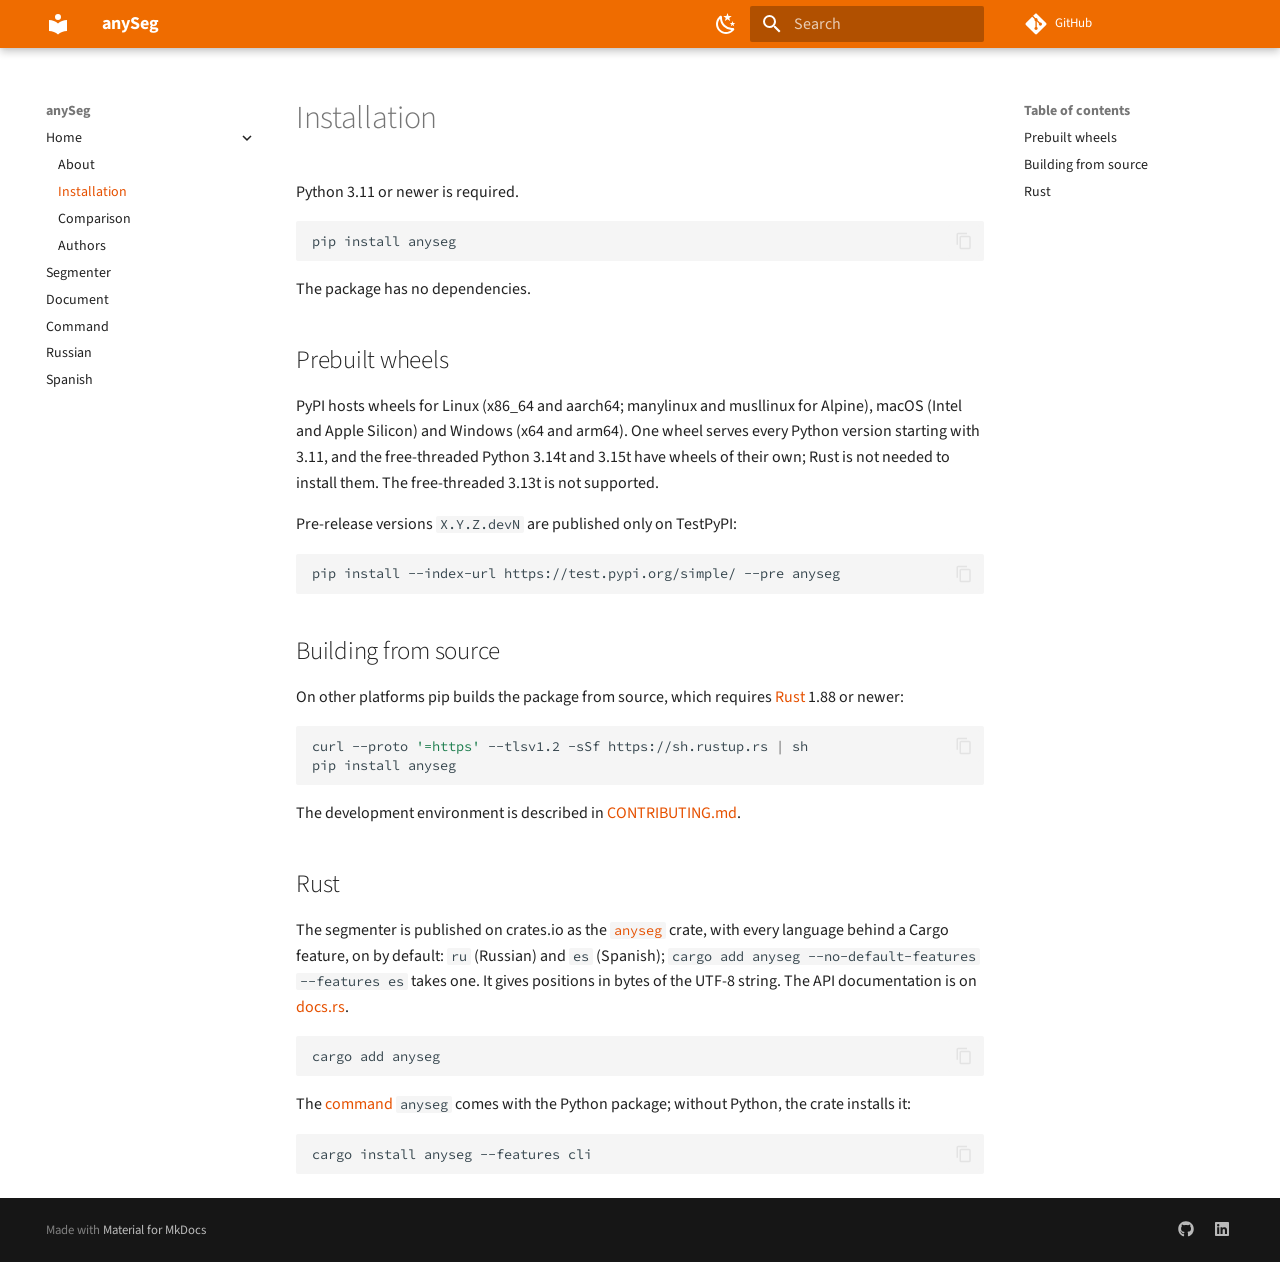
<file: installation/index.html>
<!doctype html>
<html lang="en" class="no-js">
  <head>
    
      <meta charset="utf-8">
      <meta name="viewport" content="width=device-width,initial-scale=1">
      
        <meta name="description" content="Fast segmentation of text into tokens and sentences, written in Rust with a Python API">
      
      
      
        <link rel="canonical" href="https://sergeyshk.github.io/anySeg/installation/">
      
      
        <link rel="prev" href="..">
      
      
        <link rel="next" href="../comparison/">
      
      
        
      
      
      <link rel="icon" href="../assets/images/favicon.png">
      <meta name="generator" content="mkdocs-1.6.1, mkdocs-material-9.8.0">
    
    
      
        <title>Installation - anySeg</title>
      
    
    
      <link rel="stylesheet" href="../assets/stylesheets/main.57a0d79d.min.css">
      
        
        <link rel="stylesheet" href="../assets/stylesheets/palette.fb2fffe2.min.css">
      
      


    
    
      
    
    
      
        
        
        <link rel="preconnect" href="https://fonts.gstatic.com" crossorigin>
        <link rel="stylesheet" href="https://fonts.googleapis.com/css?family=Source+Sans+Pro:300,300i,400,400i,700,700i%7CSource+Code+Pro:400,400i,700,700i&display=fallback">
        <style>:root{--md-text-font:"Source Sans Pro";--md-code-font:"Source Code Pro"}</style>
      
    
    
      <link rel="stylesheet" href="../css/extra.css">
    
    <script>__md_scope=new URL("..",location),__md_hash=e=>[...e].reduce(((e,_)=>(e<<5)-e+_.charCodeAt(0)),0),__md_get=(e,_=localStorage,t=__md_scope)=>JSON.parse(_.getItem(t.pathname+"."+e)),__md_set=(e,_,t=localStorage,a=__md_scope)=>{try{t.setItem(a.pathname+"."+e,JSON.stringify(_))}catch(e){}}</script>
    
      

    
    
  </head>
  
  
    
    
      
    
    
    
    
    <body dir="ltr" data-md-color-scheme="default" data-md-color-primary="custom" data-md-color-accent="orange">
  
    
    <input class="md-toggle" data-md-toggle="drawer" type="checkbox" id="__drawer" autocomplete="off">
    <input class="md-toggle" data-md-toggle="search" type="checkbox" id="__search" autocomplete="off">
    <label class="md-overlay" for="__drawer"></label>
    <div data-md-component="skip">
      
        
        <a href="#installation" class="md-skip">
          Skip to content
        </a>
      
    </div>
    <div data-md-component="announce">
      
    </div>
    
    
      

  

<header class="md-header md-header--shadow" data-md-component="header">
  <nav class="md-header__inner md-grid" aria-label="Header">
    <a href=".." title="anySeg" class="md-header__button md-logo" aria-label="anySeg" data-md-component="logo">
      
  
  <svg xmlns="http://www.w3.org/2000/svg" viewBox="0 0 24 24"><path d="M12 8a3 3 0 0 0 3-3 3 3 0 0 0-3-3 3 3 0 0 0-3 3 3 3 0 0 0 3 3m0 3.54C9.64 9.35 6.5 8 3 8v11c3.5 0 6.64 1.35 9 3.54 2.36-2.19 5.5-3.54 9-3.54V8c-3.5 0-6.64 1.35-9 3.54"/></svg>

    </a>
    <label class="md-header__button md-icon" for="__drawer">
      
      <svg xmlns="http://www.w3.org/2000/svg" viewBox="0 0 24 24"><path d="M3 6h18v2H3zm0 5h18v2H3zm0 5h18v2H3z"/></svg>
    </label>
    <div class="md-header__title" data-md-component="header-title">
      <div class="md-header__ellipsis">
        <div class="md-header__topic">
          <span class="md-ellipsis">
            anySeg
          </span>
        </div>
        <div class="md-header__topic" data-md-component="header-topic">
          <span class="md-ellipsis">
            
              Installation
            
          </span>
        </div>
      </div>
    </div>
    
      
        <form class="md-header__option" data-md-component="palette">
  
    
    
    
    <input class="md-option" data-md-color-media="(prefers-color-scheme: light)" data-md-color-scheme="default" data-md-color-primary="custom" data-md-color-accent="orange"  aria-label="Dark theme"  type="radio" name="__palette" id="__palette_0">
    
      <label class="md-header__button md-icon" title="Dark theme" for="__palette_1" hidden>
        <svg xmlns="http://www.w3.org/2000/svg" viewBox="0 0 24 24"><path d="m17.75 4.09-2.53 1.94.91 3.06-2.63-1.81-2.63 1.81.91-3.06-2.53-1.94L12.44 4l1.06-3 1.06 3zm3.5 6.91-1.64 1.25.59 1.98-1.7-1.17-1.7 1.17.59-1.98L15.75 11l2.06-.05L18.5 9l.69 1.95zm-2.28 4.95c.83-.08 1.72 1.1 1.19 1.85-.32.45-.66.87-1.08 1.27C15.17 23 8.84 23 4.94 19.07c-3.91-3.9-3.91-10.24 0-14.14.4-.4.82-.76 1.27-1.08.75-.53 1.93.36 1.85 1.19-.27 2.86.69 5.83 2.89 8.02a9.96 9.96 0 0 0 8.02 2.89m-1.64 2.02a12.08 12.08 0 0 1-7.8-3.47c-2.17-2.19-3.33-5-3.49-7.82-2.81 3.14-2.7 7.96.31 10.98 3.02 3.01 7.84 3.12 10.98.31"/></svg>
      </label>
    
  
    
    
    
    <input class="md-option" data-md-color-media="(prefers-color-scheme: dark)" data-md-color-scheme="slate" data-md-color-primary="custom" data-md-color-accent="orange"  aria-label="Light theme"  type="radio" name="__palette" id="__palette_1">
    
      <label class="md-header__button md-icon" title="Light theme" for="__palette_0" hidden>
        <svg xmlns="http://www.w3.org/2000/svg" viewBox="0 0 24 24"><path d="M12 7a5 5 0 0 1 5 5 5 5 0 0 1-5 5 5 5 0 0 1-5-5 5 5 0 0 1 5-5m0 2a3 3 0 0 0-3 3 3 3 0 0 0 3 3 3 3 0 0 0 3-3 3 3 0 0 0-3-3m0-7 2.39 3.42C13.65 5.15 12.84 5 12 5s-1.65.15-2.39.42zM3.34 7l4.16-.35A7.2 7.2 0 0 0 5.94 8.5c-.44.74-.69 1.5-.83 2.29zm.02 10 1.76-3.77a7.131 7.131 0 0 0 2.38 4.14zM20.65 7l-1.77 3.79a7.02 7.02 0 0 0-2.38-4.15zm-.01 10-4.14.36c.59-.51 1.12-1.14 1.54-1.86.42-.73.69-1.5.83-2.29zM12 22l-2.41-3.44c.74.27 1.55.44 2.41.44.82 0 1.63-.17 2.37-.44z"/></svg>
      </label>
    
  
</form>
      
    
    
      <script>var palette=__md_get("__palette");if(palette&&palette.color){if("(prefers-color-scheme)"===palette.color.media){var media=matchMedia("(prefers-color-scheme: light)"),input=document.querySelector(media.matches?"[data-md-color-media='(prefers-color-scheme: light)']":"[data-md-color-media='(prefers-color-scheme: dark)']");palette.color.media=input.getAttribute("data-md-color-media"),palette.color.scheme=input.getAttribute("data-md-color-scheme"),palette.color.primary=input.getAttribute("data-md-color-primary"),palette.color.accent=input.getAttribute("data-md-color-accent")}for(var[key,value]of Object.entries(palette.color))document.body.setAttribute("data-md-color-"+key,value)}</script>
    
    
    
      
      
        <label class="md-header__button md-icon" for="__search">
          
          <svg xmlns="http://www.w3.org/2000/svg" viewBox="0 0 24 24"><path d="M9.5 3A6.5 6.5 0 0 1 16 9.5c0 1.61-.59 3.09-1.56 4.23l.27.27h.79l5 5-1.5 1.5-5-5v-.79l-.27-.27A6.52 6.52 0 0 1 9.5 16 6.5 6.5 0 0 1 3 9.5 6.5 6.5 0 0 1 9.5 3m0 2C7 5 5 7 5 9.5S7 14 9.5 14 14 12 14 9.5 12 5 9.5 5"/></svg>
        </label>
        <div class="md-search" data-md-component="search" role="dialog">
  <label class="md-search__overlay" for="__search"></label>
  <div class="md-search__inner" role="search">
    <form class="md-search__form" name="search">
      <input type="text" class="md-search__input" name="query" aria-label="Search" placeholder="Search" autocapitalize="off" autocorrect="off" autocomplete="off" spellcheck="false" data-md-component="search-query" required>
      <label class="md-search__icon md-icon" for="__search">
        
        <svg xmlns="http://www.w3.org/2000/svg" viewBox="0 0 24 24"><path d="M9.5 3A6.5 6.5 0 0 1 16 9.5c0 1.61-.59 3.09-1.56 4.23l.27.27h.79l5 5-1.5 1.5-5-5v-.79l-.27-.27A6.52 6.52 0 0 1 9.5 16 6.5 6.5 0 0 1 3 9.5 6.5 6.5 0 0 1 9.5 3m0 2C7 5 5 7 5 9.5S7 14 9.5 14 14 12 14 9.5 12 5 9.5 5"/></svg>
        
        <svg xmlns="http://www.w3.org/2000/svg" viewBox="0 0 24 24"><path d="M20 11v2H8l5.5 5.5-1.42 1.42L4.16 12l7.92-7.92L13.5 5.5 8 11z"/></svg>
      </label>
      <nav class="md-search__options" aria-label="Search">
        
        <button type="reset" class="md-search__icon md-icon" title="Clear" aria-label="Clear" tabindex="-1">
          
          <svg xmlns="http://www.w3.org/2000/svg" viewBox="0 0 24 24"><path d="M19 6.41 17.59 5 12 10.59 6.41 5 5 6.41 10.59 12 5 17.59 6.41 19 12 13.41 17.59 19 19 17.59 13.41 12z"/></svg>
        </button>
      </nav>
      
        <div class="md-search__suggest" data-md-component="search-suggest"></div>
      
    </form>
    <div class="md-search__output">
      <div class="md-search__scrollwrap" tabindex="0" data-md-scrollfix>
        <div class="md-search-result" data-md-component="search-result">
          <div class="md-search-result__meta">
            Initializing search
          </div>
          <ol class="md-search-result__list" role="presentation"></ol>
        </div>
      </div>
    </div>
  </div>
</div>
      
    
    
      <div class="md-header__source">
        <a href="https://github.com/SergeyShk/anySeg" title="Go to repository" class="md-source" data-md-component="source">
  <div class="md-source__icon md-icon">
    
    <svg xmlns="http://www.w3.org/2000/svg" viewBox="0 0 448 512"><!--! Font Awesome Free 7.1.0 by @fontawesome - https://fontawesome.com License - https://fontawesome.com/license/free (Icons: CC BY 4.0, Fonts: SIL OFL 1.1, Code: MIT License) Copyright 2025 Fonticons, Inc.--><path d="M439.6 236.1 244 40.5c-5.4-5.5-12.8-8.5-20.4-8.5s-15 3-20.4 8.4L162.5 81l51.5 51.5c27.1-9.1 52.7 16.8 43.4 43.7l49.7 49.7c34.2-11.8 61.2 31 35.5 56.7-26.5 26.5-70.2-2.9-56-37.3L240.3 199v121.9c25.3 12.5 22.3 41.8 9.1 55-6.4 6.4-15.2 10.1-24.3 10.1s-17.8-3.6-24.3-10.1c-17.6-17.6-11.1-46.9 11.2-56v-123c-20.8-8.5-24.6-30.7-18.6-45L142.6 101 8.5 235.1C3 240.6 0 247.9 0 255.5s3 15 8.5 20.4l195.6 195.7c5.4 5.4 12.7 8.4 20.4 8.4s15-3 20.4-8.4l194.7-194.7c5.4-5.4 8.4-12.8 8.4-20.4s-3-15-8.4-20.4"/></svg>
  </div>
  <div class="md-source__repository">
    GitHub
  </div>
</a>
      </div>
    
  </nav>
  
</header>
    
    <div class="md-container" data-md-component="container">
      
      
        
          
        
      
      <main class="md-main" data-md-component="main">
        <div class="md-main__inner md-grid">
          
            
              
              <div class="md-sidebar md-sidebar--primary" data-md-component="sidebar" data-md-type="navigation" >
                <div class="md-sidebar__scrollwrap">
                  <div class="md-sidebar__inner">
                    



<nav class="md-nav md-nav--primary" aria-label="Navigation" data-md-level="0">
  <label class="md-nav__title" for="__drawer">
    <a href=".." title="anySeg" class="md-nav__button md-logo" aria-label="anySeg" data-md-component="logo">
      
  
  <svg xmlns="http://www.w3.org/2000/svg" viewBox="0 0 24 24"><path d="M12 8a3 3 0 0 0 3-3 3 3 0 0 0-3-3 3 3 0 0 0-3 3 3 3 0 0 0 3 3m0 3.54C9.64 9.35 6.5 8 3 8v11c3.5 0 6.64 1.35 9 3.54 2.36-2.19 5.5-3.54 9-3.54V8c-3.5 0-6.64 1.35-9 3.54"/></svg>

    </a>
    anySeg
  </label>
  
    <div class="md-nav__source">
      <a href="https://github.com/SergeyShk/anySeg" title="Go to repository" class="md-source" data-md-component="source">
  <div class="md-source__icon md-icon">
    
    <svg xmlns="http://www.w3.org/2000/svg" viewBox="0 0 448 512"><!--! Font Awesome Free 7.1.0 by @fontawesome - https://fontawesome.com License - https://fontawesome.com/license/free (Icons: CC BY 4.0, Fonts: SIL OFL 1.1, Code: MIT License) Copyright 2025 Fonticons, Inc.--><path d="M439.6 236.1 244 40.5c-5.4-5.5-12.8-8.5-20.4-8.5s-15 3-20.4 8.4L162.5 81l51.5 51.5c27.1-9.1 52.7 16.8 43.4 43.7l49.7 49.7c34.2-11.8 61.2 31 35.5 56.7-26.5 26.5-70.2-2.9-56-37.3L240.3 199v121.9c25.3 12.5 22.3 41.8 9.1 55-6.4 6.4-15.2 10.1-24.3 10.1s-17.8-3.6-24.3-10.1c-17.6-17.6-11.1-46.9 11.2-56v-123c-20.8-8.5-24.6-30.7-18.6-45L142.6 101 8.5 235.1C3 240.6 0 247.9 0 255.5s3 15 8.5 20.4l195.6 195.7c5.4 5.4 12.7 8.4 20.4 8.4s15-3 20.4-8.4l194.7-194.7c5.4-5.4 8.4-12.8 8.4-20.4s-3-15-8.4-20.4"/></svg>
  </div>
  <div class="md-source__repository">
    GitHub
  </div>
</a>
    </div>
  
  <ul class="md-nav__list" data-md-scrollfix>
    
      
      
  
  
    
  
  
  
    
    
    
    
    
    <li class="md-nav__item md-nav__item--active md-nav__item--nested">
      
        
        
        <input class="md-nav__toggle md-toggle " type="checkbox" id="__nav_1" checked>
        
          
          <label class="md-nav__link" for="__nav_1" id="__nav_1_label" tabindex="0">
            
  
  
  <span class="md-ellipsis">
    
  
    Home
  

    
  </span>
  
  

            <span class="md-nav__icon md-icon"></span>
          </label>
        
        <nav class="md-nav" data-md-level="1" aria-labelledby="__nav_1_label" aria-expanded="true">
          <label class="md-nav__title" for="__nav_1">
            <span class="md-nav__icon md-icon"></span>
            
  
    Home
  

          </label>
          <ul class="md-nav__list" data-md-scrollfix>
            
              
                
  
  
  
  
    <li class="md-nav__item">
      <a href=".." class="md-nav__link">
        
  
  
  <span class="md-ellipsis">
    
  
    About
  

    
  </span>
  
  

      </a>
    </li>
  

              
            
              
                
  
  
    
  
  
  
    <li class="md-nav__item md-nav__item--active">
      
      <input class="md-nav__toggle md-toggle" type="checkbox" id="__toc">
      
      
        
      
      
        <label class="md-nav__link md-nav__link--active" for="__toc">
          
  
  
  <span class="md-ellipsis">
    
  
    Installation
  

    
  </span>
  
  

          <span class="md-nav__icon md-icon"></span>
        </label>
      
      <a href="./" class="md-nav__link md-nav__link--active">
        
  
  
  <span class="md-ellipsis">
    
  
    Installation
  

    
  </span>
  
  

      </a>
      
        

<nav class="md-nav md-nav--secondary" aria-label="Table of contents">
  
  
  
    
  
  
    <label class="md-nav__title" for="__toc">
      <span class="md-nav__icon md-icon"></span>
      Table of contents
    </label>
    <ul class="md-nav__list" data-md-component="toc" data-md-scrollfix>
      
        <li class="md-nav__item">
  <a href="#prebuilt-wheels" class="md-nav__link">
    <span class="md-ellipsis">
      
        Prebuilt wheels
      
    </span>
  </a>
  
</li>
      
        <li class="md-nav__item">
  <a href="#building-from-source" class="md-nav__link">
    <span class="md-ellipsis">
      
        Building from source
      
    </span>
  </a>
  
</li>
      
        <li class="md-nav__item">
  <a href="#rust" class="md-nav__link">
    <span class="md-ellipsis">
      
        Rust
      
    </span>
  </a>
  
</li>
      
    </ul>
  
</nav>
      
    </li>
  

              
            
              
                
  
  
  
  
    <li class="md-nav__item">
      <a href="../comparison/" class="md-nav__link">
        
  
  
  <span class="md-ellipsis">
    
  
    Comparison
  

    
  </span>
  
  

      </a>
    </li>
  

              
            
              
                
  
  
  
  
    <li class="md-nav__item">
      <a href="../authors/" class="md-nav__link">
        
  
  
  <span class="md-ellipsis">
    
  
    Authors
  

    
  </span>
  
  

      </a>
    </li>
  

              
            
          </ul>
        </nav>
      
    </li>
  

    
      
      
  
  
  
  
    <li class="md-nav__item">
      <a href="../segmenter/" class="md-nav__link">
        
  
  
  <span class="md-ellipsis">
    
  
    Segmenter
  

    
  </span>
  
  

      </a>
    </li>
  

    
      
      
  
  
  
  
    <li class="md-nav__item">
      <a href="../document/" class="md-nav__link">
        
  
  
  <span class="md-ellipsis">
    
  
    Document
  

    
  </span>
  
  

      </a>
    </li>
  

    
      
      
  
  
  
  
    <li class="md-nav__item">
      <a href="../cli/" class="md-nav__link">
        
  
  
  <span class="md-ellipsis">
    
  
    Command
  

    
  </span>
  
  

      </a>
    </li>
  

    
      
      
  
  
  
  
    <li class="md-nav__item">
      <a href="../russian/" class="md-nav__link">
        
  
  
  <span class="md-ellipsis">
    
  
    Russian
  

    
  </span>
  
  

      </a>
    </li>
  

    
      
      
  
  
  
  
    <li class="md-nav__item">
      <a href="../spanish/" class="md-nav__link">
        
  
  
  <span class="md-ellipsis">
    
  
    Spanish
  

    
  </span>
  
  

      </a>
    </li>
  

    
  </ul>
</nav>
                  </div>
                </div>
              </div>
            
            
              
              <div class="md-sidebar md-sidebar--secondary" data-md-component="sidebar" data-md-type="toc" >
                <div class="md-sidebar__scrollwrap">
                  <div class="md-sidebar__inner">
                    

<nav class="md-nav md-nav--secondary" aria-label="Table of contents">
  
  
  
    
  
  
    <label class="md-nav__title" for="__toc">
      <span class="md-nav__icon md-icon"></span>
      Table of contents
    </label>
    <ul class="md-nav__list" data-md-component="toc" data-md-scrollfix>
      
        <li class="md-nav__item">
  <a href="#prebuilt-wheels" class="md-nav__link">
    <span class="md-ellipsis">
      
        Prebuilt wheels
      
    </span>
  </a>
  
</li>
      
        <li class="md-nav__item">
  <a href="#building-from-source" class="md-nav__link">
    <span class="md-ellipsis">
      
        Building from source
      
    </span>
  </a>
  
</li>
      
        <li class="md-nav__item">
  <a href="#rust" class="md-nav__link">
    <span class="md-ellipsis">
      
        Rust
      
    </span>
  </a>
  
</li>
      
    </ul>
  
</nav>
                  </div>
                </div>
              </div>
            
          
          
            <div class="md-content" data-md-component="content">
              
              <article class="md-content__inner md-typeset">
                
                  


  
  


<h1 id="installation">Installation<a class="headerlink" href="#installation" title="Permanent link">&para;</a></h1>
<p>Python 3.11 or newer is required.</p>
<div class="highlight"><pre><span></span><code>pip<span class="w"> </span>install<span class="w"> </span>anyseg
</code></pre></div>
<p>The package has no dependencies.</p>
<h2 id="prebuilt-wheels">Prebuilt wheels<a class="headerlink" href="#prebuilt-wheels" title="Permanent link">&para;</a></h2>
<p>PyPI hosts wheels for Linux (x86_64 and aarch64; manylinux and musllinux for Alpine), macOS (Intel and Apple Silicon) and Windows (x64 and arm64). One wheel serves every Python version starting with 3.11, and the free-threaded Python 3.14t and 3.15t have wheels of their own; Rust is not needed to install them. The free-threaded 3.13t is not supported.</p>
<p>Pre-release versions <code>X.Y.Z.devN</code> are published only on TestPyPI:</p>
<div class="highlight"><pre><span></span><code>pip<span class="w"> </span>install<span class="w"> </span>--index-url<span class="w"> </span>https://test.pypi.org/simple/<span class="w"> </span>--pre<span class="w"> </span>anyseg
</code></pre></div>
<h2 id="building-from-source">Building from source<a class="headerlink" href="#building-from-source" title="Permanent link">&para;</a></h2>
<p>On other platforms pip builds the package from source, which requires <a href="https://www.rust-lang.org/tools/install">Rust</a> 1.88 or newer:</p>
<div class="highlight"><pre><span></span><code>curl<span class="w"> </span>--proto<span class="w"> </span><span class="s1">'=https'</span><span class="w"> </span>--tlsv1.2<span class="w"> </span>-sSf<span class="w"> </span>https://sh.rustup.rs<span class="w"> </span><span class="p">|</span><span class="w"> </span>sh
pip<span class="w"> </span>install<span class="w"> </span>anyseg
</code></pre></div>
<p>The development environment is described in <a href="https://github.com/SergeyShk/anySeg/blob/master/CONTRIBUTING.md">CONTRIBUTING.md</a>.</p>
<h2 id="rust">Rust<a class="headerlink" href="#rust" title="Permanent link">&para;</a></h2>
<p>The segmenter is published on crates.io as the <a href="https://crates.io/crates/anyseg"><code>anyseg</code></a> crate, with every language behind a Cargo feature, on by default: <code>ru</code> (Russian) and <code>es</code> (Spanish); <code>cargo add anyseg --no-default-features --features es</code> takes one. It gives positions in bytes of the UTF-8 string. The API documentation is on <a href="https://docs.rs/anyseg">docs.rs</a>.</p>
<div class="highlight"><pre><span></span><code>cargo<span class="w"> </span>add<span class="w"> </span>anyseg
</code></pre></div>
<p>The <a href="../cli/">command</a> <code>anyseg</code> comes with the Python package; without Python, the crate installs it:</p>
<div class="highlight"><pre><span></span><code>cargo<span class="w"> </span>install<span class="w"> </span>anyseg<span class="w"> </span>--features<span class="w"> </span>cli
</code></pre></div>












                
              </article>
            </div>
          
          
<script>var target=document.getElementById(location.hash.slice(1));target&&target.name&&(target.checked=target.name.startsWith("__tabbed_"))</script>
        </div>
        
          <button type="button" class="md-top md-icon" data-md-component="top" hidden>
  
  <svg xmlns="http://www.w3.org/2000/svg" viewBox="0 0 24 24"><path d="M13 20h-2V8l-5.5 5.5-1.42-1.42L12 4.16l7.92 7.92-1.42 1.42L13 8z"/></svg>
  Back to top
</button>
        
      </main>
      
        <footer class="md-footer">
  
  <div class="md-footer-meta md-typeset">
    <div class="md-footer-meta__inner md-grid">
      <div class="md-copyright">
  
  
    Made with
    <a href="https://squidfunk.github.io/mkdocs-material/" target="_blank" rel="noopener">
      Material for MkDocs
    </a>
  
</div>
      
        
<div class="md-social">
  
    
    
    
    
      
      
    
    <a href="https://github.com/SergeyShk" target="_blank" rel="noopener" title="github.com" class="md-social__link">
      <svg xmlns="http://www.w3.org/2000/svg" viewBox="0 0 512 512"><!--! Font Awesome Free 7.1.0 by @fontawesome - https://fontawesome.com License - https://fontawesome.com/license/free (Icons: CC BY 4.0, Fonts: SIL OFL 1.1, Code: MIT License) Copyright 2025 Fonticons, Inc.--><path d="M173.9 397.4c0 2-2.3 3.6-5.2 3.6-3.3.3-5.6-1.3-5.6-3.6 0-2 2.3-3.6 5.2-3.6 3-.3 5.6 1.3 5.6 3.6m-31.1-4.5c-.7 2 1.3 4.3 4.3 4.9 2.6 1 5.6 0 6.2-2s-1.3-4.3-4.3-5.2c-2.6-.7-5.5.3-6.2 2.3m44.2-1.7c-2.9.7-4.9 2.6-4.6 4.9.3 2 2.9 3.3 5.9 2.6 2.9-.7 4.9-2.6 4.6-4.6-.3-1.9-3-3.2-5.9-2.9M252.8 8C114.1 8 8 113.3 8 252c0 110.9 69.8 205.8 169.5 239.2 12.8 2.3 17.3-5.6 17.3-12.1 0-6.2-.3-40.4-.3-61.4 0 0-70 15-84.7-29.8 0 0-11.4-29.1-27.8-36.6 0 0-22.9-15.7 1.6-15.4 0 0 24.9 2 38.6 25.8 21.9 38.6 58.6 27.5 72.9 20.9 2.3-16 8.8-27.1 16-33.7-55.9-6.2-112.3-14.3-112.3-110.5 0-27.5 7.6-41.3 23.6-58.9-2.6-6.5-11.1-33.3 2.6-67.9 20.9-6.5 69 27 69 27 20-5.6 41.5-8.5 62.8-8.5s42.8 2.9 62.8 8.5c0 0 48.1-33.6 69-27 13.7 34.7 5.2 61.4 2.6 67.9 16 17.7 25.8 31.5 25.8 58.9 0 96.5-58.9 104.2-114.8 110.5 9.2 7.9 17 22.9 17 46.4 0 33.7-.3 75.4-.3 83.6 0 6.5 4.6 14.4 17.3 12.1C436.2 457.8 504 362.9 504 252 504 113.3 391.5 8 252.8 8M105.2 352.9c-1.3 1-1 3.3.7 5.2 1.6 1.6 3.9 2.3 5.2 1 1.3-1 1-3.3-.7-5.2-1.6-1.6-3.9-2.3-5.2-1m-10.8-8.1c-.7 1.3.3 2.9 2.3 3.9 1.6 1 3.6.7 4.3-.7.7-1.3-.3-2.9-2.3-3.9-2-.6-3.6-.3-4.3.7m32.4 35.6c-1.6 1.3-1 4.3 1.3 6.2 2.3 2.3 5.2 2.6 6.5 1 1.3-1.3.7-4.3-1.3-6.2-2.2-2.3-5.2-2.6-6.5-1m-11.4-14.7c-1.6 1-1.6 3.6 0 5.9s4.3 3.3 5.6 2.3c1.6-1.3 1.6-3.9 0-6.2-1.4-2.3-4-3.3-5.6-2"/></svg>
    </a>
  
    
    
    
    
      
      
    
    <a href="https://www.linkedin.com/in/kouki91/" target="_blank" rel="noopener" title="www.linkedin.com" class="md-social__link">
      <svg xmlns="http://www.w3.org/2000/svg" viewBox="0 0 448 512"><!--! Font Awesome Free 7.1.0 by @fontawesome - https://fontawesome.com License - https://fontawesome.com/license/free (Icons: CC BY 4.0, Fonts: SIL OFL 1.1, Code: MIT License) Copyright 2025 Fonticons, Inc.--><path d="M416 32H31.9C14.3 32 0 46.5 0 64.3v383.4C0 465.5 14.3 480 31.9 480H416c17.6 0 32-14.5 32-32.3V64.3c0-17.8-14.4-32.3-32-32.3M135.4 416H69V202.2h66.5V416zM102.2 96a38.5 38.5 0 1 1 0 77 38.5 38.5 0 1 1 0-77m282.1 320h-66.4V312c0-24.8-.5-56.7-34.5-56.7-34.6 0-39.9 27-39.9 54.9V416h-66.4V202.2h63.7v29.2h.9c8.9-16.8 30.6-34.5 62.9-34.5 67.2 0 79.7 44.3 79.7 101.9z"/></svg>
    </a>
  
</div>
      
    </div>
  </div>
</footer>
      
    </div>
    <div class="md-dialog" data-md-component="dialog">
      <div class="md-dialog__inner md-typeset"></div>
    </div>
    
    
    
      
      
      <script id="__config" type="application/json">{"annotate": null, "base": "..", "features": ["navigation.top", "content.code.copy", "search.highlight", "search.suggest"], "search": "../assets/javascripts/workers/search.a7633da7.min.js", "tags": null, "translations": {"clipboard.copied": "Copied to clipboard", "clipboard.copy": "Copy to clipboard", "search.result.more.one": "1 more on this page", "search.result.more.other": "# more on this page", "search.result.none": "No matching documents", "search.result.one": "1 matching document", "search.result.other": "# matching documents", "search.result.placeholder": "Type to start searching", "search.result.term.missing": "Missing", "select.version": "Select version"}, "version": null}</script>
    
    
      <script src="../assets/javascripts/bundle.c21346df.min.js"></script>
      
    
  </body>
</html>
</file>
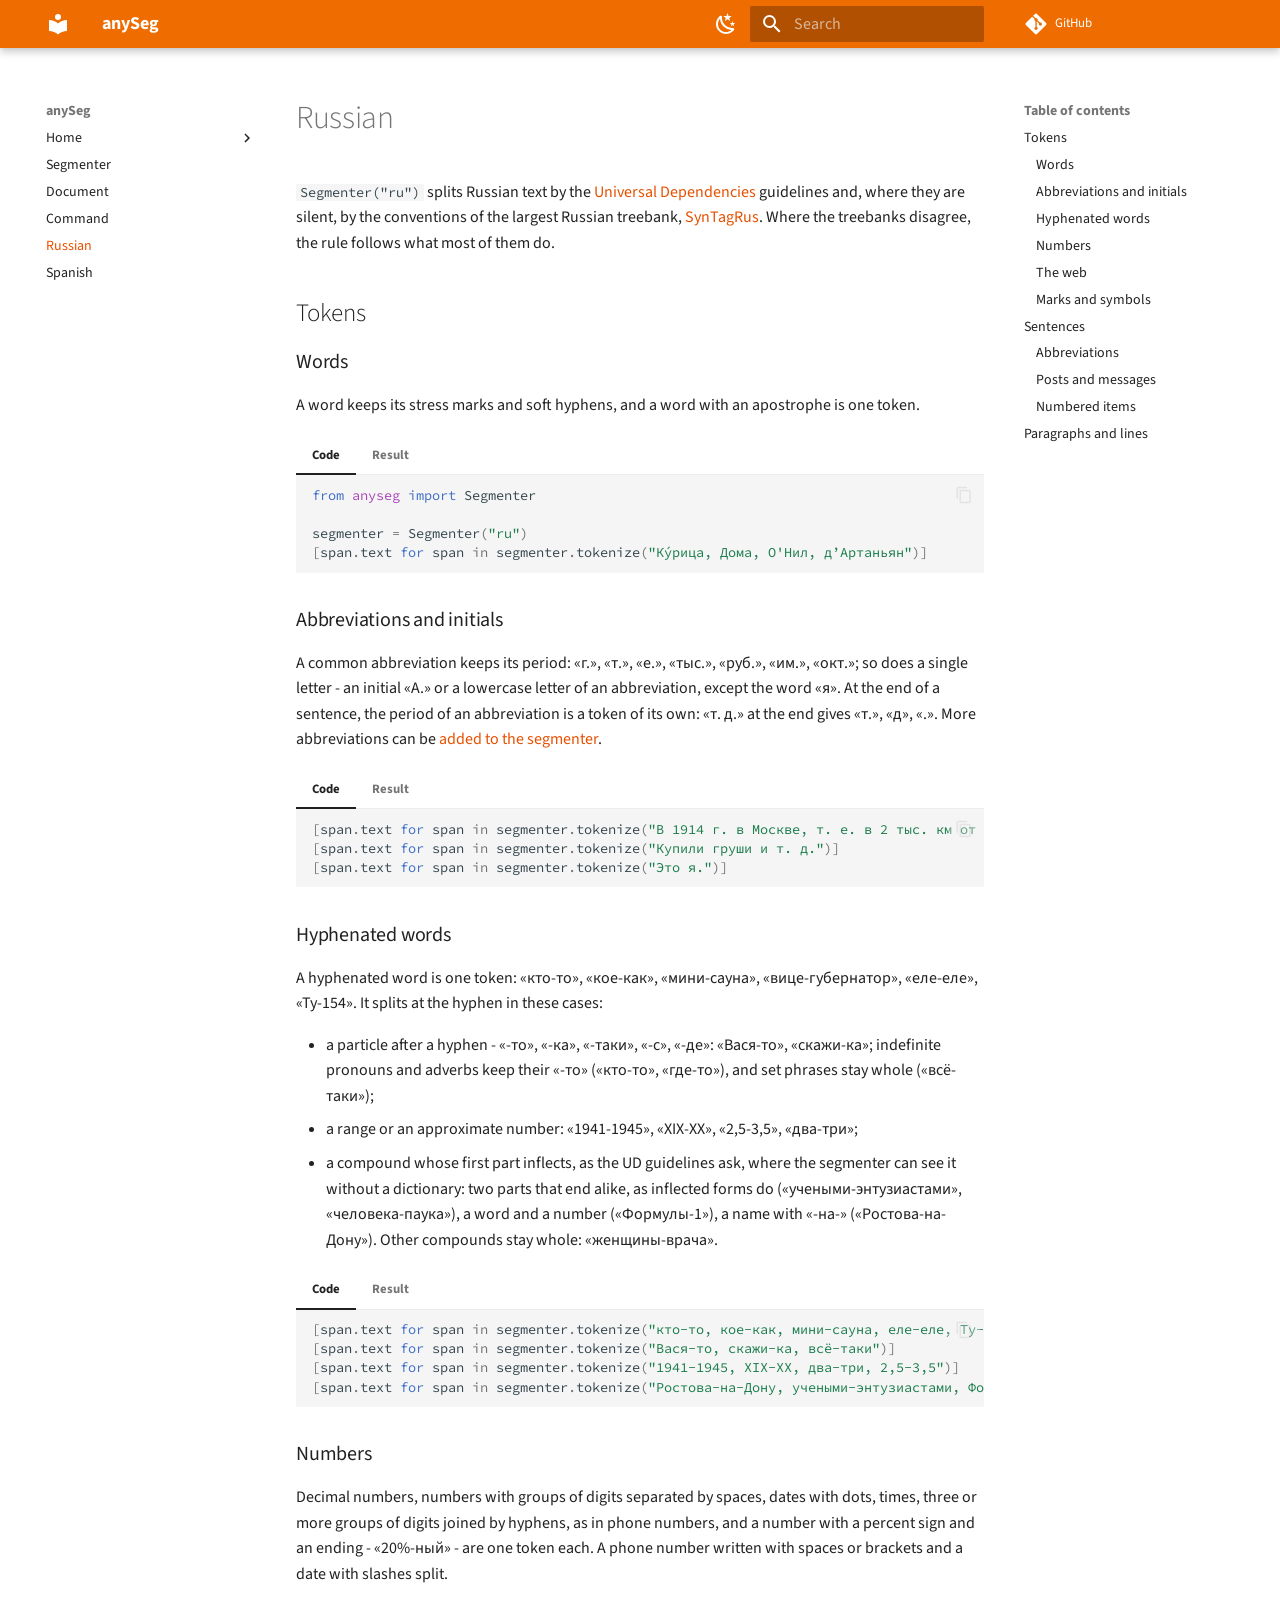
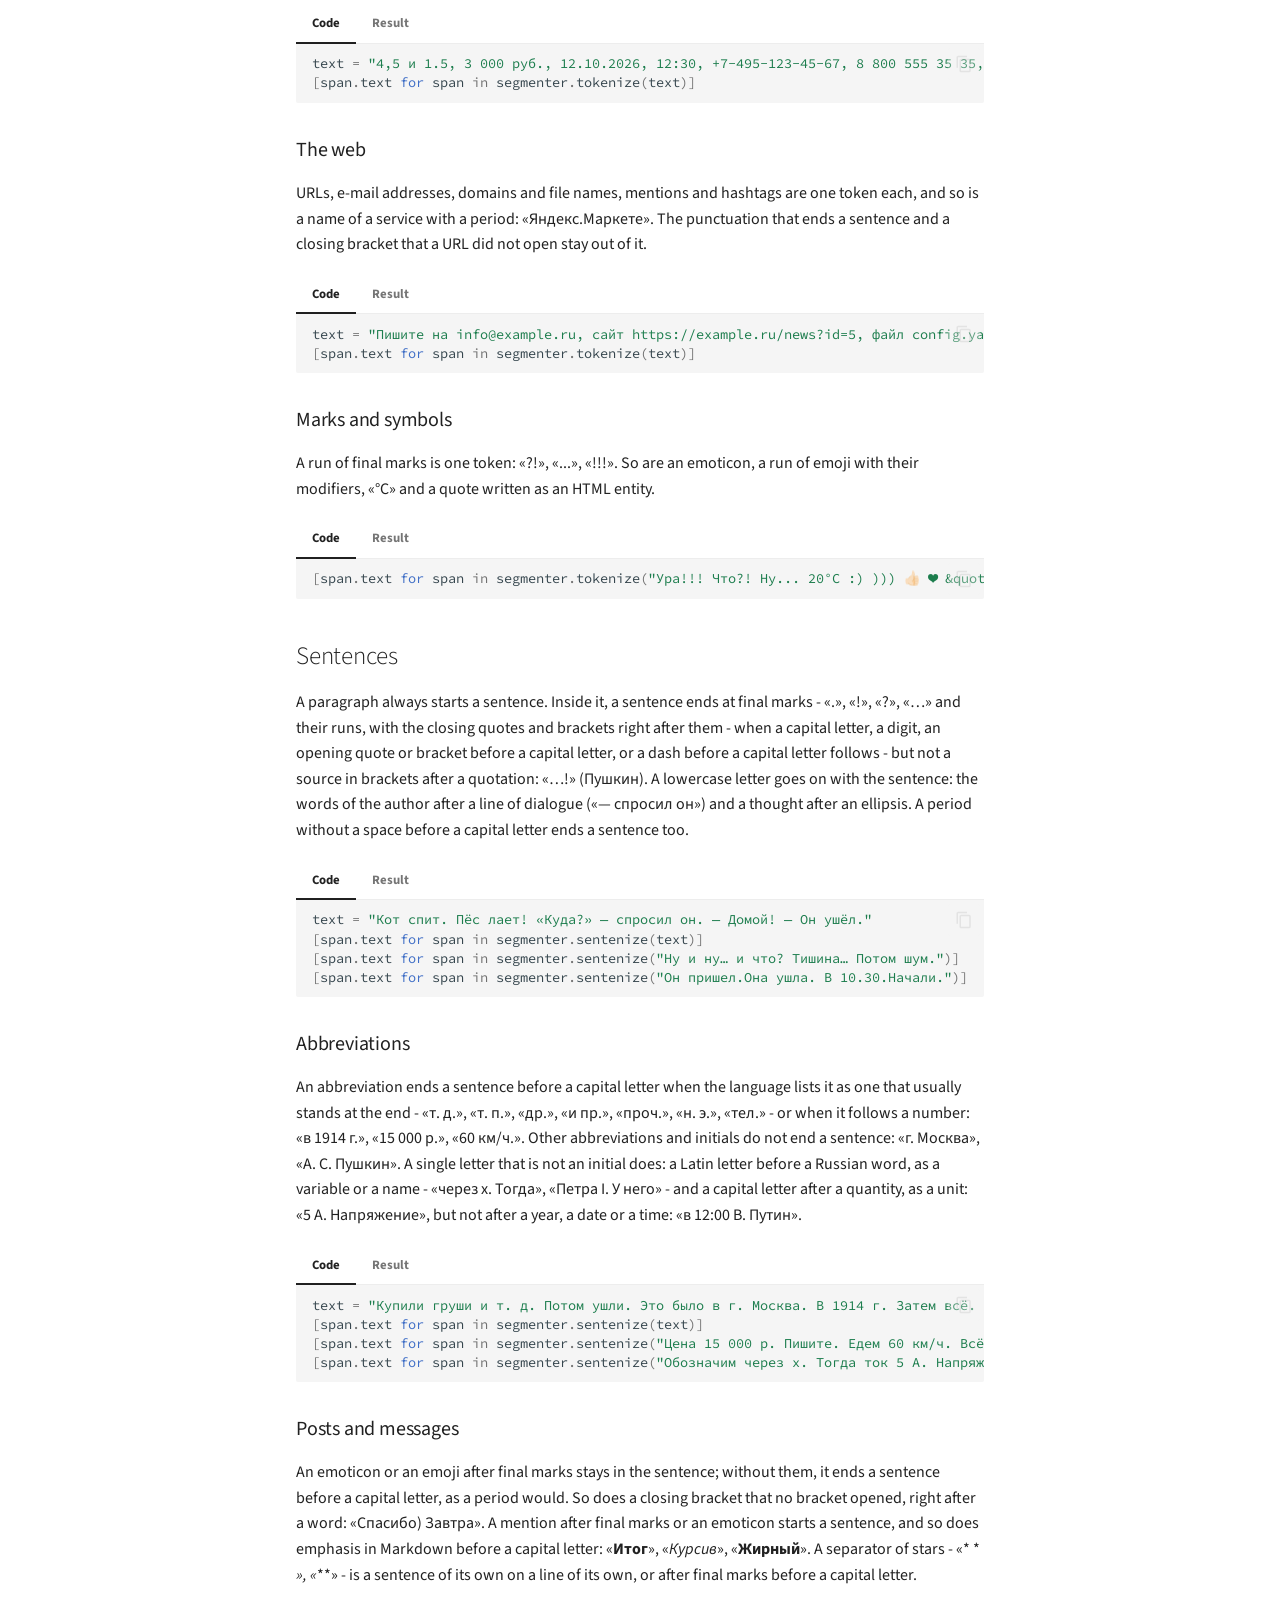
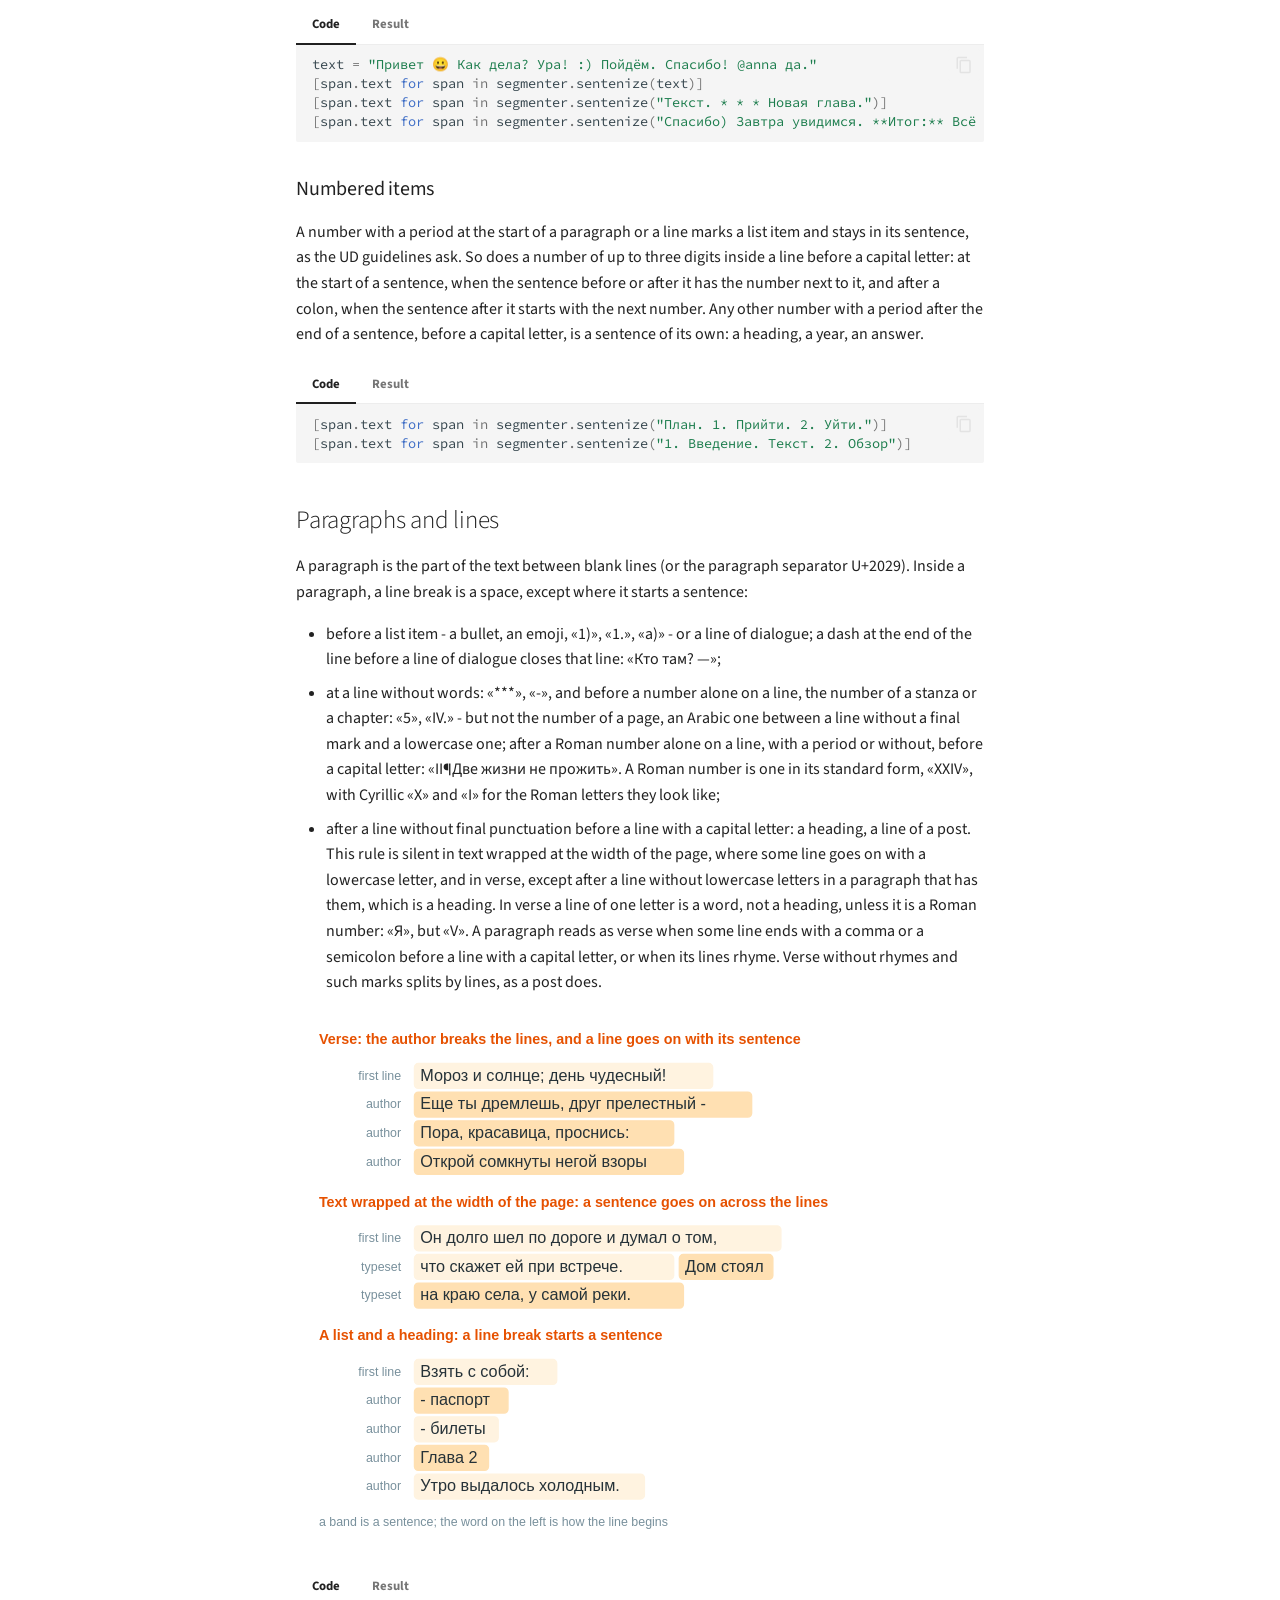
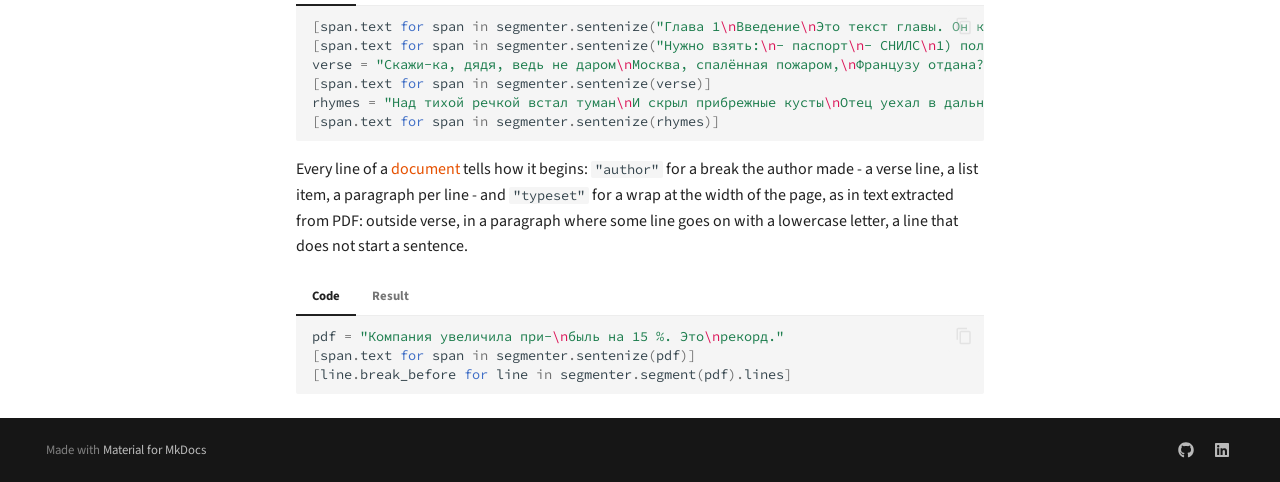
<file: russian/index.html>
<!doctype html>
<html lang="en" class="no-js">
  <head>
    
      <meta charset="utf-8">
      <meta name="viewport" content="width=device-width,initial-scale=1">
      
        <meta name="description" content="Fast segmentation of text into tokens and sentences, written in Rust with a Python API">
      
      
      
        <link rel="canonical" href="https://sergeyshk.github.io/anySeg/russian/">
      
      
        <link rel="prev" href="../cli/">
      
      
        <link rel="next" href="../spanish/">
      
      
        
      
      
      <link rel="icon" href="../assets/images/favicon.png">
      <meta name="generator" content="mkdocs-1.6.1, mkdocs-material-9.8.0">
    
    
      
        <title>Russian - anySeg</title>
      
    
    
      <link rel="stylesheet" href="../assets/stylesheets/main.57a0d79d.min.css">
      
        
        <link rel="stylesheet" href="../assets/stylesheets/palette.fb2fffe2.min.css">
      
      


    
    
      
    
    
      
        
        
        <link rel="preconnect" href="https://fonts.gstatic.com" crossorigin>
        <link rel="stylesheet" href="https://fonts.googleapis.com/css?family=Source+Sans+Pro:300,300i,400,400i,700,700i%7CSource+Code+Pro:400,400i,700,700i&display=fallback">
        <style>:root{--md-text-font:"Source Sans Pro";--md-code-font:"Source Code Pro"}</style>
      
    
    
      <link rel="stylesheet" href="../css/extra.css">
    
    <script>__md_scope=new URL("..",location),__md_hash=e=>[...e].reduce(((e,_)=>(e<<5)-e+_.charCodeAt(0)),0),__md_get=(e,_=localStorage,t=__md_scope)=>JSON.parse(_.getItem(t.pathname+"."+e)),__md_set=(e,_,t=localStorage,a=__md_scope)=>{try{t.setItem(a.pathname+"."+e,JSON.stringify(_))}catch(e){}}</script>
    
      

    
    
  </head>
  
  
    
    
      
    
    
    
    
    <body dir="ltr" data-md-color-scheme="default" data-md-color-primary="custom" data-md-color-accent="orange">
  
    
    <input class="md-toggle" data-md-toggle="drawer" type="checkbox" id="__drawer" autocomplete="off">
    <input class="md-toggle" data-md-toggle="search" type="checkbox" id="__search" autocomplete="off">
    <label class="md-overlay" for="__drawer"></label>
    <div data-md-component="skip">
      
        
        <a href="#russian" class="md-skip">
          Skip to content
        </a>
      
    </div>
    <div data-md-component="announce">
      
    </div>
    
    
      

  

<header class="md-header md-header--shadow" data-md-component="header">
  <nav class="md-header__inner md-grid" aria-label="Header">
    <a href=".." title="anySeg" class="md-header__button md-logo" aria-label="anySeg" data-md-component="logo">
      
  
  <svg xmlns="http://www.w3.org/2000/svg" viewBox="0 0 24 24"><path d="M12 8a3 3 0 0 0 3-3 3 3 0 0 0-3-3 3 3 0 0 0-3 3 3 3 0 0 0 3 3m0 3.54C9.64 9.35 6.5 8 3 8v11c3.5 0 6.64 1.35 9 3.54 2.36-2.19 5.5-3.54 9-3.54V8c-3.5 0-6.64 1.35-9 3.54"/></svg>

    </a>
    <label class="md-header__button md-icon" for="__drawer">
      
      <svg xmlns="http://www.w3.org/2000/svg" viewBox="0 0 24 24"><path d="M3 6h18v2H3zm0 5h18v2H3zm0 5h18v2H3z"/></svg>
    </label>
    <div class="md-header__title" data-md-component="header-title">
      <div class="md-header__ellipsis">
        <div class="md-header__topic">
          <span class="md-ellipsis">
            anySeg
          </span>
        </div>
        <div class="md-header__topic" data-md-component="header-topic">
          <span class="md-ellipsis">
            
              Russian
            
          </span>
        </div>
      </div>
    </div>
    
      
        <form class="md-header__option" data-md-component="palette">
  
    
    
    
    <input class="md-option" data-md-color-media="(prefers-color-scheme: light)" data-md-color-scheme="default" data-md-color-primary="custom" data-md-color-accent="orange"  aria-label="Dark theme"  type="radio" name="__palette" id="__palette_0">
    
      <label class="md-header__button md-icon" title="Dark theme" for="__palette_1" hidden>
        <svg xmlns="http://www.w3.org/2000/svg" viewBox="0 0 24 24"><path d="m17.75 4.09-2.53 1.94.91 3.06-2.63-1.81-2.63 1.81.91-3.06-2.53-1.94L12.44 4l1.06-3 1.06 3zm3.5 6.91-1.64 1.25.59 1.98-1.7-1.17-1.7 1.17.59-1.98L15.75 11l2.06-.05L18.5 9l.69 1.95zm-2.28 4.95c.83-.08 1.72 1.1 1.19 1.85-.32.45-.66.87-1.08 1.27C15.17 23 8.84 23 4.94 19.07c-3.91-3.9-3.91-10.24 0-14.14.4-.4.82-.76 1.27-1.08.75-.53 1.93.36 1.85 1.19-.27 2.86.69 5.83 2.89 8.02a9.96 9.96 0 0 0 8.02 2.89m-1.64 2.02a12.08 12.08 0 0 1-7.8-3.47c-2.17-2.19-3.33-5-3.49-7.82-2.81 3.14-2.7 7.96.31 10.98 3.02 3.01 7.84 3.12 10.98.31"/></svg>
      </label>
    
  
    
    
    
    <input class="md-option" data-md-color-media="(prefers-color-scheme: dark)" data-md-color-scheme="slate" data-md-color-primary="custom" data-md-color-accent="orange"  aria-label="Light theme"  type="radio" name="__palette" id="__palette_1">
    
      <label class="md-header__button md-icon" title="Light theme" for="__palette_0" hidden>
        <svg xmlns="http://www.w3.org/2000/svg" viewBox="0 0 24 24"><path d="M12 7a5 5 0 0 1 5 5 5 5 0 0 1-5 5 5 5 0 0 1-5-5 5 5 0 0 1 5-5m0 2a3 3 0 0 0-3 3 3 3 0 0 0 3 3 3 3 0 0 0 3-3 3 3 0 0 0-3-3m0-7 2.39 3.42C13.65 5.15 12.84 5 12 5s-1.65.15-2.39.42zM3.34 7l4.16-.35A7.2 7.2 0 0 0 5.94 8.5c-.44.74-.69 1.5-.83 2.29zm.02 10 1.76-3.77a7.131 7.131 0 0 0 2.38 4.14zM20.65 7l-1.77 3.79a7.02 7.02 0 0 0-2.38-4.15zm-.01 10-4.14.36c.59-.51 1.12-1.14 1.54-1.86.42-.73.69-1.5.83-2.29zM12 22l-2.41-3.44c.74.27 1.55.44 2.41.44.82 0 1.63-.17 2.37-.44z"/></svg>
      </label>
    
  
</form>
      
    
    
      <script>var palette=__md_get("__palette");if(palette&&palette.color){if("(prefers-color-scheme)"===palette.color.media){var media=matchMedia("(prefers-color-scheme: light)"),input=document.querySelector(media.matches?"[data-md-color-media='(prefers-color-scheme: light)']":"[data-md-color-media='(prefers-color-scheme: dark)']");palette.color.media=input.getAttribute("data-md-color-media"),palette.color.scheme=input.getAttribute("data-md-color-scheme"),palette.color.primary=input.getAttribute("data-md-color-primary"),palette.color.accent=input.getAttribute("data-md-color-accent")}for(var[key,value]of Object.entries(palette.color))document.body.setAttribute("data-md-color-"+key,value)}</script>
    
    
    
      
      
        <label class="md-header__button md-icon" for="__search">
          
          <svg xmlns="http://www.w3.org/2000/svg" viewBox="0 0 24 24"><path d="M9.5 3A6.5 6.5 0 0 1 16 9.5c0 1.61-.59 3.09-1.56 4.23l.27.27h.79l5 5-1.5 1.5-5-5v-.79l-.27-.27A6.52 6.52 0 0 1 9.5 16 6.5 6.5 0 0 1 3 9.5 6.5 6.5 0 0 1 9.5 3m0 2C7 5 5 7 5 9.5S7 14 9.5 14 14 12 14 9.5 12 5 9.5 5"/></svg>
        </label>
        <div class="md-search" data-md-component="search" role="dialog">
  <label class="md-search__overlay" for="__search"></label>
  <div class="md-search__inner" role="search">
    <form class="md-search__form" name="search">
      <input type="text" class="md-search__input" name="query" aria-label="Search" placeholder="Search" autocapitalize="off" autocorrect="off" autocomplete="off" spellcheck="false" data-md-component="search-query" required>
      <label class="md-search__icon md-icon" for="__search">
        
        <svg xmlns="http://www.w3.org/2000/svg" viewBox="0 0 24 24"><path d="M9.5 3A6.5 6.5 0 0 1 16 9.5c0 1.61-.59 3.09-1.56 4.23l.27.27h.79l5 5-1.5 1.5-5-5v-.79l-.27-.27A6.52 6.52 0 0 1 9.5 16 6.5 6.5 0 0 1 3 9.5 6.5 6.5 0 0 1 9.5 3m0 2C7 5 5 7 5 9.5S7 14 9.5 14 14 12 14 9.5 12 5 9.5 5"/></svg>
        
        <svg xmlns="http://www.w3.org/2000/svg" viewBox="0 0 24 24"><path d="M20 11v2H8l5.5 5.5-1.42 1.42L4.16 12l7.92-7.92L13.5 5.5 8 11z"/></svg>
      </label>
      <nav class="md-search__options" aria-label="Search">
        
        <button type="reset" class="md-search__icon md-icon" title="Clear" aria-label="Clear" tabindex="-1">
          
          <svg xmlns="http://www.w3.org/2000/svg" viewBox="0 0 24 24"><path d="M19 6.41 17.59 5 12 10.59 6.41 5 5 6.41 10.59 12 5 17.59 6.41 19 12 13.41 17.59 19 19 17.59 13.41 12z"/></svg>
        </button>
      </nav>
      
        <div class="md-search__suggest" data-md-component="search-suggest"></div>
      
    </form>
    <div class="md-search__output">
      <div class="md-search__scrollwrap" tabindex="0" data-md-scrollfix>
        <div class="md-search-result" data-md-component="search-result">
          <div class="md-search-result__meta">
            Initializing search
          </div>
          <ol class="md-search-result__list" role="presentation"></ol>
        </div>
      </div>
    </div>
  </div>
</div>
      
    
    
      <div class="md-header__source">
        <a href="https://github.com/SergeyShk/anySeg" title="Go to repository" class="md-source" data-md-component="source">
  <div class="md-source__icon md-icon">
    
    <svg xmlns="http://www.w3.org/2000/svg" viewBox="0 0 448 512"><!--! Font Awesome Free 7.1.0 by @fontawesome - https://fontawesome.com License - https://fontawesome.com/license/free (Icons: CC BY 4.0, Fonts: SIL OFL 1.1, Code: MIT License) Copyright 2025 Fonticons, Inc.--><path d="M439.6 236.1 244 40.5c-5.4-5.5-12.8-8.5-20.4-8.5s-15 3-20.4 8.4L162.5 81l51.5 51.5c27.1-9.1 52.7 16.8 43.4 43.7l49.7 49.7c34.2-11.8 61.2 31 35.5 56.7-26.5 26.5-70.2-2.9-56-37.3L240.3 199v121.9c25.3 12.5 22.3 41.8 9.1 55-6.4 6.4-15.2 10.1-24.3 10.1s-17.8-3.6-24.3-10.1c-17.6-17.6-11.1-46.9 11.2-56v-123c-20.8-8.5-24.6-30.7-18.6-45L142.6 101 8.5 235.1C3 240.6 0 247.9 0 255.5s3 15 8.5 20.4l195.6 195.7c5.4 5.4 12.7 8.4 20.4 8.4s15-3 20.4-8.4l194.7-194.7c5.4-5.4 8.4-12.8 8.4-20.4s-3-15-8.4-20.4"/></svg>
  </div>
  <div class="md-source__repository">
    GitHub
  </div>
</a>
      </div>
    
  </nav>
  
</header>
    
    <div class="md-container" data-md-component="container">
      
      
        
          
        
      
      <main class="md-main" data-md-component="main">
        <div class="md-main__inner md-grid">
          
            
              
              <div class="md-sidebar md-sidebar--primary" data-md-component="sidebar" data-md-type="navigation" >
                <div class="md-sidebar__scrollwrap">
                  <div class="md-sidebar__inner">
                    



<nav class="md-nav md-nav--primary" aria-label="Navigation" data-md-level="0">
  <label class="md-nav__title" for="__drawer">
    <a href=".." title="anySeg" class="md-nav__button md-logo" aria-label="anySeg" data-md-component="logo">
      
  
  <svg xmlns="http://www.w3.org/2000/svg" viewBox="0 0 24 24"><path d="M12 8a3 3 0 0 0 3-3 3 3 0 0 0-3-3 3 3 0 0 0-3 3 3 3 0 0 0 3 3m0 3.54C9.64 9.35 6.5 8 3 8v11c3.5 0 6.64 1.35 9 3.54 2.36-2.19 5.5-3.54 9-3.54V8c-3.5 0-6.64 1.35-9 3.54"/></svg>

    </a>
    anySeg
  </label>
  
    <div class="md-nav__source">
      <a href="https://github.com/SergeyShk/anySeg" title="Go to repository" class="md-source" data-md-component="source">
  <div class="md-source__icon md-icon">
    
    <svg xmlns="http://www.w3.org/2000/svg" viewBox="0 0 448 512"><!--! Font Awesome Free 7.1.0 by @fontawesome - https://fontawesome.com License - https://fontawesome.com/license/free (Icons: CC BY 4.0, Fonts: SIL OFL 1.1, Code: MIT License) Copyright 2025 Fonticons, Inc.--><path d="M439.6 236.1 244 40.5c-5.4-5.5-12.8-8.5-20.4-8.5s-15 3-20.4 8.4L162.5 81l51.5 51.5c27.1-9.1 52.7 16.8 43.4 43.7l49.7 49.7c34.2-11.8 61.2 31 35.5 56.7-26.5 26.5-70.2-2.9-56-37.3L240.3 199v121.9c25.3 12.5 22.3 41.8 9.1 55-6.4 6.4-15.2 10.1-24.3 10.1s-17.8-3.6-24.3-10.1c-17.6-17.6-11.1-46.9 11.2-56v-123c-20.8-8.5-24.6-30.7-18.6-45L142.6 101 8.5 235.1C3 240.6 0 247.9 0 255.5s3 15 8.5 20.4l195.6 195.7c5.4 5.4 12.7 8.4 20.4 8.4s15-3 20.4-8.4l194.7-194.7c5.4-5.4 8.4-12.8 8.4-20.4s-3-15-8.4-20.4"/></svg>
  </div>
  <div class="md-source__repository">
    GitHub
  </div>
</a>
    </div>
  
  <ul class="md-nav__list" data-md-scrollfix>
    
      
      
  
  
  
  
    
    
    
    
    
    <li class="md-nav__item md-nav__item--nested">
      
        
        
        <input class="md-nav__toggle md-toggle " type="checkbox" id="__nav_1" >
        
          
          <label class="md-nav__link" for="__nav_1" id="__nav_1_label" tabindex="0">
            
  
  
  <span class="md-ellipsis">
    
  
    Home
  

    
  </span>
  
  

            <span class="md-nav__icon md-icon"></span>
          </label>
        
        <nav class="md-nav" data-md-level="1" aria-labelledby="__nav_1_label" aria-expanded="false">
          <label class="md-nav__title" for="__nav_1">
            <span class="md-nav__icon md-icon"></span>
            
  
    Home
  

          </label>
          <ul class="md-nav__list" data-md-scrollfix>
            
              
                
  
  
  
  
    <li class="md-nav__item">
      <a href=".." class="md-nav__link">
        
  
  
  <span class="md-ellipsis">
    
  
    About
  

    
  </span>
  
  

      </a>
    </li>
  

              
            
              
                
  
  
  
  
    <li class="md-nav__item">
      <a href="../installation/" class="md-nav__link">
        
  
  
  <span class="md-ellipsis">
    
  
    Installation
  

    
  </span>
  
  

      </a>
    </li>
  

              
            
              
                
  
  
  
  
    <li class="md-nav__item">
      <a href="../comparison/" class="md-nav__link">
        
  
  
  <span class="md-ellipsis">
    
  
    Comparison
  

    
  </span>
  
  

      </a>
    </li>
  

              
            
              
                
  
  
  
  
    <li class="md-nav__item">
      <a href="../authors/" class="md-nav__link">
        
  
  
  <span class="md-ellipsis">
    
  
    Authors
  

    
  </span>
  
  

      </a>
    </li>
  

              
            
          </ul>
        </nav>
      
    </li>
  

    
      
      
  
  
  
  
    <li class="md-nav__item">
      <a href="../segmenter/" class="md-nav__link">
        
  
  
  <span class="md-ellipsis">
    
  
    Segmenter
  

    
  </span>
  
  

      </a>
    </li>
  

    
      
      
  
  
  
  
    <li class="md-nav__item">
      <a href="../document/" class="md-nav__link">
        
  
  
  <span class="md-ellipsis">
    
  
    Document
  

    
  </span>
  
  

      </a>
    </li>
  

    
      
      
  
  
  
  
    <li class="md-nav__item">
      <a href="../cli/" class="md-nav__link">
        
  
  
  <span class="md-ellipsis">
    
  
    Command
  

    
  </span>
  
  

      </a>
    </li>
  

    
      
      
  
  
    
  
  
  
    <li class="md-nav__item md-nav__item--active">
      
      <input class="md-nav__toggle md-toggle" type="checkbox" id="__toc">
      
      
        
      
      
        <label class="md-nav__link md-nav__link--active" for="__toc">
          
  
  
  <span class="md-ellipsis">
    
  
    Russian
  

    
  </span>
  
  

          <span class="md-nav__icon md-icon"></span>
        </label>
      
      <a href="./" class="md-nav__link md-nav__link--active">
        
  
  
  <span class="md-ellipsis">
    
  
    Russian
  

    
  </span>
  
  

      </a>
      
        

<nav class="md-nav md-nav--secondary" aria-label="Table of contents">
  
  
  
    
  
  
    <label class="md-nav__title" for="__toc">
      <span class="md-nav__icon md-icon"></span>
      Table of contents
    </label>
    <ul class="md-nav__list" data-md-component="toc" data-md-scrollfix>
      
        <li class="md-nav__item">
  <a href="#tokens" class="md-nav__link">
    <span class="md-ellipsis">
      
        Tokens
      
    </span>
  </a>
  
    <nav class="md-nav" aria-label="Tokens">
      <ul class="md-nav__list">
        
          <li class="md-nav__item">
  <a href="#words" class="md-nav__link">
    <span class="md-ellipsis">
      
        Words
      
    </span>
  </a>
  
</li>
        
          <li class="md-nav__item">
  <a href="#abbreviations" class="md-nav__link">
    <span class="md-ellipsis">
      
        Abbreviations and initials
      
    </span>
  </a>
  
</li>
        
          <li class="md-nav__item">
  <a href="#hyphens" class="md-nav__link">
    <span class="md-ellipsis">
      
        Hyphenated words
      
    </span>
  </a>
  
</li>
        
          <li class="md-nav__item">
  <a href="#numbers" class="md-nav__link">
    <span class="md-ellipsis">
      
        Numbers
      
    </span>
  </a>
  
</li>
        
          <li class="md-nav__item">
  <a href="#the-web" class="md-nav__link">
    <span class="md-ellipsis">
      
        The web
      
    </span>
  </a>
  
</li>
        
          <li class="md-nav__item">
  <a href="#marks-and-symbols" class="md-nav__link">
    <span class="md-ellipsis">
      
        Marks and symbols
      
    </span>
  </a>
  
</li>
        
      </ul>
    </nav>
  
</li>
      
        <li class="md-nav__item">
  <a href="#sentences" class="md-nav__link">
    <span class="md-ellipsis">
      
        Sentences
      
    </span>
  </a>
  
    <nav class="md-nav" aria-label="Sentences">
      <ul class="md-nav__list">
        
          <li class="md-nav__item">
  <a href="#sentence-abbreviations" class="md-nav__link">
    <span class="md-ellipsis">
      
        Abbreviations
      
    </span>
  </a>
  
</li>
        
          <li class="md-nav__item">
  <a href="#posts-and-messages" class="md-nav__link">
    <span class="md-ellipsis">
      
        Posts and messages
      
    </span>
  </a>
  
</li>
        
          <li class="md-nav__item">
  <a href="#numbered-items" class="md-nav__link">
    <span class="md-ellipsis">
      
        Numbered items
      
    </span>
  </a>
  
</li>
        
      </ul>
    </nav>
  
</li>
      
        <li class="md-nav__item">
  <a href="#lines" class="md-nav__link">
    <span class="md-ellipsis">
      
        Paragraphs and lines
      
    </span>
  </a>
  
</li>
      
    </ul>
  
</nav>
      
    </li>
  

    
      
      
  
  
  
  
    <li class="md-nav__item">
      <a href="../spanish/" class="md-nav__link">
        
  
  
  <span class="md-ellipsis">
    
  
    Spanish
  

    
  </span>
  
  

      </a>
    </li>
  

    
  </ul>
</nav>
                  </div>
                </div>
              </div>
            
            
              
              <div class="md-sidebar md-sidebar--secondary" data-md-component="sidebar" data-md-type="toc" >
                <div class="md-sidebar__scrollwrap">
                  <div class="md-sidebar__inner">
                    

<nav class="md-nav md-nav--secondary" aria-label="Table of contents">
  
  
  
    
  
  
    <label class="md-nav__title" for="__toc">
      <span class="md-nav__icon md-icon"></span>
      Table of contents
    </label>
    <ul class="md-nav__list" data-md-component="toc" data-md-scrollfix>
      
        <li class="md-nav__item">
  <a href="#tokens" class="md-nav__link">
    <span class="md-ellipsis">
      
        Tokens
      
    </span>
  </a>
  
    <nav class="md-nav" aria-label="Tokens">
      <ul class="md-nav__list">
        
          <li class="md-nav__item">
  <a href="#words" class="md-nav__link">
    <span class="md-ellipsis">
      
        Words
      
    </span>
  </a>
  
</li>
        
          <li class="md-nav__item">
  <a href="#abbreviations" class="md-nav__link">
    <span class="md-ellipsis">
      
        Abbreviations and initials
      
    </span>
  </a>
  
</li>
        
          <li class="md-nav__item">
  <a href="#hyphens" class="md-nav__link">
    <span class="md-ellipsis">
      
        Hyphenated words
      
    </span>
  </a>
  
</li>
        
          <li class="md-nav__item">
  <a href="#numbers" class="md-nav__link">
    <span class="md-ellipsis">
      
        Numbers
      
    </span>
  </a>
  
</li>
        
          <li class="md-nav__item">
  <a href="#the-web" class="md-nav__link">
    <span class="md-ellipsis">
      
        The web
      
    </span>
  </a>
  
</li>
        
          <li class="md-nav__item">
  <a href="#marks-and-symbols" class="md-nav__link">
    <span class="md-ellipsis">
      
        Marks and symbols
      
    </span>
  </a>
  
</li>
        
      </ul>
    </nav>
  
</li>
      
        <li class="md-nav__item">
  <a href="#sentences" class="md-nav__link">
    <span class="md-ellipsis">
      
        Sentences
      
    </span>
  </a>
  
    <nav class="md-nav" aria-label="Sentences">
      <ul class="md-nav__list">
        
          <li class="md-nav__item">
  <a href="#sentence-abbreviations" class="md-nav__link">
    <span class="md-ellipsis">
      
        Abbreviations
      
    </span>
  </a>
  
</li>
        
          <li class="md-nav__item">
  <a href="#posts-and-messages" class="md-nav__link">
    <span class="md-ellipsis">
      
        Posts and messages
      
    </span>
  </a>
  
</li>
        
          <li class="md-nav__item">
  <a href="#numbered-items" class="md-nav__link">
    <span class="md-ellipsis">
      
        Numbered items
      
    </span>
  </a>
  
</li>
        
      </ul>
    </nav>
  
</li>
      
        <li class="md-nav__item">
  <a href="#lines" class="md-nav__link">
    <span class="md-ellipsis">
      
        Paragraphs and lines
      
    </span>
  </a>
  
</li>
      
    </ul>
  
</nav>
                  </div>
                </div>
              </div>
            
          
          
            <div class="md-content" data-md-component="content">
              
              <article class="md-content__inner md-typeset">
                
                  


  
  


<h1 id="russian">Russian<a class="headerlink" href="#russian" title="Permanent link">&para;</a></h1>
<p><code>Segmenter("ru")</code> splits Russian text by the <a href="https://universaldependencies.org/">Universal Dependencies</a> guidelines and, where they are silent, by the conventions of the largest Russian treebank, <a href="https://github.com/UniversalDependencies/UD_Russian-SynTagRus">SynTagRus</a>. Where the treebanks disagree, the rule follows what most of them do.</p>
<h2 id="tokens">Tokens<a class="headerlink" href="#tokens" title="Permanent link">&para;</a></h2>
<h3 id="words">Words<a class="headerlink" href="#words" title="Permanent link">&para;</a></h3>
<p>A word keeps its stress marks and soft hyphens, and a word with an apostrophe is one token.</p>
<div class="tabbed-set tabbed-alternate" data-tabs="1:2"><input checked="checked" id="__tabbed_1_1" name="__tabbed_1" type="radio" /><input id="__tabbed_1_2" name="__tabbed_1" type="radio" /><div class="tabbed-labels"><label for="__tabbed_1_1">Code</label><label for="__tabbed_1_2">Result</label></div>
<div class="tabbed-content">
<div class="tabbed-block">
<div class="highlight"><pre><span></span><code><span class="kn">from</span><span class="w"> </span><span class="nn">anyseg</span><span class="w"> </span><span class="kn">import</span> <span class="n">Segmenter</span>

<span class="n">segmenter</span> <span class="o">=</span> <span class="n">Segmenter</span><span class="p">(</span><span class="s2">"ru"</span><span class="p">)</span>
<span class="p">[</span><span class="n">span</span><span class="o">.</span><span class="n">text</span> <span class="k">for</span> <span class="n">span</span> <span class="ow">in</span> <span class="n">segmenter</span><span class="o">.</span><span class="n">tokenize</span><span class="p">(</span><span class="s2">"Ку́рица, До­ма, О'Нил, д’Артаньян"</span><span class="p">)]</span>
</code></pre></div>
</div>
<div class="tabbed-block">
<div class="highlight"><pre><span></span><code>['Ку́рица', ',', 'До\xadма', ',', "О'Нил", ',', 'д’Артаньян']
</code></pre></div>
</div>
</div>
</div>
<h3 id="abbreviations">Abbreviations and initials<a class="headerlink" href="#abbreviations" title="Permanent link">&para;</a></h3>
<p>A common abbreviation keeps its period: «г.», «т.», «е.», «тыс.», «руб.», «им.», «окт.»; so does a single letter - an initial «А.» or a lowercase letter of an abbreviation, except the word «я». At the end of a sentence, the period of an abbreviation is a token of its own: «т. д.» at the end gives «т.», «д», «.». More abbreviations can be <a href="../segmenter/#lists">added to the segmenter</a>.</p>
<div class="tabbed-set tabbed-alternate" data-tabs="2:2"><input checked="checked" id="__tabbed_2_1" name="__tabbed_2" type="radio" /><input id="__tabbed_2_2" name="__tabbed_2" type="radio" /><div class="tabbed-labels"><label for="__tabbed_2_1">Code</label><label for="__tabbed_2_2">Result</label></div>
<div class="tabbed-content">
<div class="tabbed-block">
<div class="highlight"><pre><span></span><code><span class="p">[</span><span class="n">span</span><span class="o">.</span><span class="n">text</span> <span class="k">for</span> <span class="n">span</span> <span class="ow">in</span> <span class="n">segmenter</span><span class="o">.</span><span class="n">tokenize</span><span class="p">(</span><span class="s2">"В 1914 г. в Москве, т. е. в 2 тыс. км от А.С. Пушкина"</span><span class="p">)]</span>
<span class="p">[</span><span class="n">span</span><span class="o">.</span><span class="n">text</span> <span class="k">for</span> <span class="n">span</span> <span class="ow">in</span> <span class="n">segmenter</span><span class="o">.</span><span class="n">tokenize</span><span class="p">(</span><span class="s2">"Купили груши и т. д."</span><span class="p">)]</span>
<span class="p">[</span><span class="n">span</span><span class="o">.</span><span class="n">text</span> <span class="k">for</span> <span class="n">span</span> <span class="ow">in</span> <span class="n">segmenter</span><span class="o">.</span><span class="n">tokenize</span><span class="p">(</span><span class="s2">"Это я."</span><span class="p">)]</span>
</code></pre></div>
</div>
<div class="tabbed-block">
<div class="highlight"><pre><span></span><code>['В', '1914', 'г.', 'в', 'Москве', ',', 'т.', 'е.', 'в', '2', 'тыс.', 'км', 'от', 'А.', 'С.', 'Пушкина']
['Купили', 'груши', 'и', 'т.', 'д', '.']
['Это', 'я', '.']
</code></pre></div>
</div>
</div>
</div>
<h3 id="hyphens">Hyphenated words<a class="headerlink" href="#hyphens" title="Permanent link">&para;</a></h3>
<p>A hyphenated word is one token: «кто-то», «кое-как», «мини-сауна», «вице-губернатор», «еле-еле», «Ту-154». It splits at the hyphen in these cases:</p>
<ul>
<li>a particle after a hyphen - «-то», «-ка», «-таки», «-с», «-де»: «Вася-то», «скажи-ка»; indefinite pronouns and adverbs keep their «-то» («кто-то», «где-то»), and set phrases stay whole («всё-таки»);</li>
<li>a range or an approximate number: «1941-1945», «XIX-XX», «2,5-3,5», «два-три»;</li>
<li>a compound whose first part inflects, as the UD guidelines ask, where the segmenter can see it without a dictionary: two parts that end alike, as inflected forms do («учеными-энтузиастами», «человека-паука»), a word and a number («Формулы-1»), a name with «-на-» («Ростова-на-Дону»). Other compounds stay whole: «женщины-врача».</li>
</ul>
<div class="tabbed-set tabbed-alternate" data-tabs="3:2"><input checked="checked" id="__tabbed_3_1" name="__tabbed_3" type="radio" /><input id="__tabbed_3_2" name="__tabbed_3" type="radio" /><div class="tabbed-labels"><label for="__tabbed_3_1">Code</label><label for="__tabbed_3_2">Result</label></div>
<div class="tabbed-content">
<div class="tabbed-block">
<div class="highlight"><pre><span></span><code><span class="p">[</span><span class="n">span</span><span class="o">.</span><span class="n">text</span> <span class="k">for</span> <span class="n">span</span> <span class="ow">in</span> <span class="n">segmenter</span><span class="o">.</span><span class="n">tokenize</span><span class="p">(</span><span class="s2">"кто-то, кое-как, мини-сауна, еле-еле, Ту-154"</span><span class="p">)]</span>
<span class="p">[</span><span class="n">span</span><span class="o">.</span><span class="n">text</span> <span class="k">for</span> <span class="n">span</span> <span class="ow">in</span> <span class="n">segmenter</span><span class="o">.</span><span class="n">tokenize</span><span class="p">(</span><span class="s2">"Вася-то, скажи-ка, всё-таки"</span><span class="p">)]</span>
<span class="p">[</span><span class="n">span</span><span class="o">.</span><span class="n">text</span> <span class="k">for</span> <span class="n">span</span> <span class="ow">in</span> <span class="n">segmenter</span><span class="o">.</span><span class="n">tokenize</span><span class="p">(</span><span class="s2">"1941-1945, XIX-XX, два-три, 2,5-3,5"</span><span class="p">)]</span>
<span class="p">[</span><span class="n">span</span><span class="o">.</span><span class="n">text</span> <span class="k">for</span> <span class="n">span</span> <span class="ow">in</span> <span class="n">segmenter</span><span class="o">.</span><span class="n">tokenize</span><span class="p">(</span><span class="s2">"Ростова-на-Дону, учеными-энтузиастами, Формулы-1"</span><span class="p">)]</span>
</code></pre></div>
</div>
<div class="tabbed-block">
<div class="highlight"><pre><span></span><code>['кто-то', ',', 'кое-как', ',', 'мини-сауна', ',', 'еле-еле', ',', 'Ту-154']
['Вася', '-', 'то', ',', 'скажи', '-', 'ка', ',', 'всё-таки']
['1941', '-', '1945', ',', 'XIX', '-', 'XX', ',', 'два', '-', 'три', ',', '2,5', '-', '3,5']
['Ростова', '-', 'на', '-', 'Дону', ',', 'учеными', '-', 'энтузиастами', ',', 'Формулы', '-', '1']
</code></pre></div>
</div>
</div>
</div>
<h3 id="numbers">Numbers<a class="headerlink" href="#numbers" title="Permanent link">&para;</a></h3>
<p>Decimal numbers, numbers with groups of digits separated by spaces, dates with dots, times, three or more groups of digits joined by hyphens, as in phone numbers, and a number with a percent sign and an ending - «20%-ный» - are one token each. A phone number written with spaces or brackets and a date with slashes split.</p>
<div class="tabbed-set tabbed-alternate" data-tabs="4:2"><input checked="checked" id="__tabbed_4_1" name="__tabbed_4" type="radio" /><input id="__tabbed_4_2" name="__tabbed_4" type="radio" /><div class="tabbed-labels"><label for="__tabbed_4_1">Code</label><label for="__tabbed_4_2">Result</label></div>
<div class="tabbed-content">
<div class="tabbed-block">
<div class="highlight"><pre><span></span><code><span class="n">text</span> <span class="o">=</span> <span class="s2">"4,5 и 1.5, 3 000 руб., 12.10.2026, 12:30, +7-495-123-45-67, 8 800 555 35 35, 15%, 20%-ный"</span>
<span class="p">[</span><span class="n">span</span><span class="o">.</span><span class="n">text</span> <span class="k">for</span> <span class="n">span</span> <span class="ow">in</span> <span class="n">segmenter</span><span class="o">.</span><span class="n">tokenize</span><span class="p">(</span><span class="n">text</span><span class="p">)]</span>
</code></pre></div>
</div>
<div class="tabbed-block">
<div class="highlight"><pre><span></span><code>['4,5', 'и', '1.5', ',', '3 000', 'руб.', ',', '12.10.2026', ',', '12:30', ',', '+7-495-123-45-67', ',', '8', '800', '555', '35', '35', ',', '15', '%', ',', '20%-ный']
</code></pre></div>
</div>
</div>
</div>
<h3 id="the-web">The web<a class="headerlink" href="#the-web" title="Permanent link">&para;</a></h3>
<p>URLs, e-mail addresses, domains and file names, mentions and hashtags are one token each, and so is a name of a service with a period: «Яндекс.Маркете». The punctuation that ends a sentence and a closing bracket that a URL did not open stay out of it.</p>
<div class="tabbed-set tabbed-alternate" data-tabs="5:2"><input checked="checked" id="__tabbed_5_1" name="__tabbed_5" type="radio" /><input id="__tabbed_5_2" name="__tabbed_5" type="radio" /><div class="tabbed-labels"><label for="__tabbed_5_1">Code</label><label for="__tabbed_5_2">Result</label></div>
<div class="tabbed-content">
<div class="tabbed-block">
<div class="highlight"><pre><span></span><code><span class="n">text</span> <span class="o">=</span> <span class="s2">"Пишите на info@example.ru, сайт https://example.ru/news?id=5, файл config.yaml, @anna и #шопинг на Яндекс.Маркете"</span>
<span class="p">[</span><span class="n">span</span><span class="o">.</span><span class="n">text</span> <span class="k">for</span> <span class="n">span</span> <span class="ow">in</span> <span class="n">segmenter</span><span class="o">.</span><span class="n">tokenize</span><span class="p">(</span><span class="n">text</span><span class="p">)]</span>
</code></pre></div>
</div>
<div class="tabbed-block">
<div class="highlight"><pre><span></span><code>['Пишите', 'на', 'info@example.ru', ',', 'сайт', 'https://example.ru/news?id=5', ',', 'файл', 'config.yaml', ',', '@anna', 'и', '#шопинг', 'на', 'Яндекс.Маркете']
</code></pre></div>
</div>
</div>
</div>
<h3 id="marks-and-symbols">Marks and symbols<a class="headerlink" href="#marks-and-symbols" title="Permanent link">&para;</a></h3>
<p>A run of final marks is one token: «?!», «...», «!!!». So are an emoticon, a run of emoji with their modifiers, «°C» and a quote written as an HTML entity.</p>
<div class="tabbed-set tabbed-alternate" data-tabs="6:2"><input checked="checked" id="__tabbed_6_1" name="__tabbed_6" type="radio" /><input id="__tabbed_6_2" name="__tabbed_6" type="radio" /><div class="tabbed-labels"><label for="__tabbed_6_1">Code</label><label for="__tabbed_6_2">Result</label></div>
<div class="tabbed-content">
<div class="tabbed-block">
<div class="highlight"><pre><span></span><code><span class="p">[</span><span class="n">span</span><span class="o">.</span><span class="n">text</span> <span class="k">for</span> <span class="n">span</span> <span class="ow">in</span> <span class="n">segmenter</span><span class="o">.</span><span class="n">tokenize</span><span class="p">(</span><span class="s2">"Ура!!! Что?! Ну... 20°C :) ))) 👍🏻 ❤️ &amp;quot;кот&amp;quot;"</span><span class="p">)]</span>
</code></pre></div>
</div>
<div class="tabbed-block">
<div class="highlight"><pre><span></span><code>['Ура', '!!!', 'Что', '?!', 'Ну', '...', '20', '°C', ':)', ')))', '👍🏻', '❤️', '&amp;quot;', 'кот', '&amp;quot;']
</code></pre></div>
</div>
</div>
</div>
<h2 id="sentences">Sentences<a class="headerlink" href="#sentences" title="Permanent link">&para;</a></h2>
<p>A paragraph always starts a sentence. Inside it, a sentence ends at final marks - «.», «!», «?», «…» and their runs, with the closing quotes and brackets right after them - when a capital letter, a digit, an opening quote or bracket before a capital letter, or a dash before a capital letter follows - but not a source in brackets after a quotation: «…!» (Пушкин). A lowercase letter goes on with the sentence: the words of the author after a line of dialogue («— спросил он») and a thought after an ellipsis. A period without a space before a capital letter ends a sentence too.</p>
<div class="tabbed-set tabbed-alternate" data-tabs="7:2"><input checked="checked" id="__tabbed_7_1" name="__tabbed_7" type="radio" /><input id="__tabbed_7_2" name="__tabbed_7" type="radio" /><div class="tabbed-labels"><label for="__tabbed_7_1">Code</label><label for="__tabbed_7_2">Result</label></div>
<div class="tabbed-content">
<div class="tabbed-block">
<div class="highlight"><pre><span></span><code><span class="n">text</span> <span class="o">=</span> <span class="s2">"Кот спит. Пёс лает! «Куда?» — спросил он. — Домой! — Он ушёл."</span>
<span class="p">[</span><span class="n">span</span><span class="o">.</span><span class="n">text</span> <span class="k">for</span> <span class="n">span</span> <span class="ow">in</span> <span class="n">segmenter</span><span class="o">.</span><span class="n">sentenize</span><span class="p">(</span><span class="n">text</span><span class="p">)]</span>
<span class="p">[</span><span class="n">span</span><span class="o">.</span><span class="n">text</span> <span class="k">for</span> <span class="n">span</span> <span class="ow">in</span> <span class="n">segmenter</span><span class="o">.</span><span class="n">sentenize</span><span class="p">(</span><span class="s2">"Ну и ну… и что? Тишина… Потом шум."</span><span class="p">)]</span>
<span class="p">[</span><span class="n">span</span><span class="o">.</span><span class="n">text</span> <span class="k">for</span> <span class="n">span</span> <span class="ow">in</span> <span class="n">segmenter</span><span class="o">.</span><span class="n">sentenize</span><span class="p">(</span><span class="s2">"Он пришел.Она ушла. В 10.30.Начали."</span><span class="p">)]</span>
</code></pre></div>
</div>
<div class="tabbed-block">
<div class="highlight"><pre><span></span><code>['Кот спит.', 'Пёс лает!', '«Куда?» — спросил он.', '— Домой!', '— Он ушёл.']
['Ну и ну… и что?', 'Тишина…', 'Потом шум.']
['Он пришел.', 'Она ушла.', 'В 10.30.', 'Начали.']
</code></pre></div>
</div>
</div>
</div>
<h3 id="sentence-abbreviations">Abbreviations<a class="headerlink" href="#sentence-abbreviations" title="Permanent link">&para;</a></h3>
<p>An abbreviation ends a sentence before a capital letter when the language lists it as one that usually stands at the end - «т. д.», «т. п.», «др.», «и пр.», «проч.», «н. э.», «тел.» - or when it follows a number: «в 1914 г.», «15 000 р.», «60 км/ч.». Other abbreviations and initials do not end a sentence: «г. Москва», «А. С. Пушкин». A single letter that is not an initial does: a Latin letter before a Russian word, as a variable or a name - «через x. Тогда», «Петра I. У него» - and a capital letter after a quantity, as a unit: «5 А. Напряжение», but not after a year, a date or a time: «в 12:00 В. Путин».</p>
<div class="tabbed-set tabbed-alternate" data-tabs="8:2"><input checked="checked" id="__tabbed_8_1" name="__tabbed_8" type="radio" /><input id="__tabbed_8_2" name="__tabbed_8" type="radio" /><div class="tabbed-labels"><label for="__tabbed_8_1">Code</label><label for="__tabbed_8_2">Result</label></div>
<div class="tabbed-content">
<div class="tabbed-block">
<div class="highlight"><pre><span></span><code><span class="n">text</span> <span class="o">=</span> <span class="s2">"Купили груши и т. д. Потом ушли. Это было в г. Москва. В 1914 г. Затем всё. Пушкин А. С. Лермонтов"</span>
<span class="p">[</span><span class="n">span</span><span class="o">.</span><span class="n">text</span> <span class="k">for</span> <span class="n">span</span> <span class="ow">in</span> <span class="n">segmenter</span><span class="o">.</span><span class="n">sentenize</span><span class="p">(</span><span class="n">text</span><span class="p">)]</span>
<span class="p">[</span><span class="n">span</span><span class="o">.</span><span class="n">text</span> <span class="k">for</span> <span class="n">span</span> <span class="ow">in</span> <span class="n">segmenter</span><span class="o">.</span><span class="n">sentenize</span><span class="p">(</span><span class="s2">"Цена 15 000 р. Пишите. Едем 60 км/ч. Всё."</span><span class="p">)]</span>
<span class="p">[</span><span class="n">span</span><span class="o">.</span><span class="n">text</span> <span class="k">for</span> <span class="n">span</span> <span class="ow">in</span> <span class="n">segmenter</span><span class="o">.</span><span class="n">sentenize</span><span class="p">(</span><span class="s2">"Обозначим через x. Тогда ток 5 А. Напряжение 220 В."</span><span class="p">)]</span>
</code></pre></div>
</div>
<div class="tabbed-block">
<div class="highlight"><pre><span></span><code>['Купили груши и т. д.', 'Потом ушли.', 'Это было в г. Москва.', 'В 1914 г.', 'Затем всё.', 'Пушкин А. С. Лермонтов']
['Цена 15 000 р.', 'Пишите.', 'Едем 60 км/ч.', 'Всё.']
['Обозначим через x.', 'Тогда ток 5 А.', 'Напряжение 220 В.']
</code></pre></div>
</div>
</div>
</div>
<h3 id="posts-and-messages">Posts and messages<a class="headerlink" href="#posts-and-messages" title="Permanent link">&para;</a></h3>
<p>An emoticon or an emoji after final marks stays in the sentence; without them, it ends a sentence before a capital letter, as a period would. So does a closing bracket that no bracket opened, right after a word: «Спасибо) Завтра». A mention after final marks or an emoticon starts a sentence, and so does emphasis in Markdown before a capital letter: «<strong>Итог</strong>», «<em>Курсив</em>», «<strong>Жирный</strong>». A separator of stars - «* * <em>», «</em>**» - is a sentence of its own on a line of its own, or after final marks before a capital letter.</p>
<div class="tabbed-set tabbed-alternate" data-tabs="9:2"><input checked="checked" id="__tabbed_9_1" name="__tabbed_9" type="radio" /><input id="__tabbed_9_2" name="__tabbed_9" type="radio" /><div class="tabbed-labels"><label for="__tabbed_9_1">Code</label><label for="__tabbed_9_2">Result</label></div>
<div class="tabbed-content">
<div class="tabbed-block">
<div class="highlight"><pre><span></span><code><span class="n">text</span> <span class="o">=</span> <span class="s2">"Привет 😀 Как дела? Ура! :) Пойдём. Спасибо! @anna да."</span>
<span class="p">[</span><span class="n">span</span><span class="o">.</span><span class="n">text</span> <span class="k">for</span> <span class="n">span</span> <span class="ow">in</span> <span class="n">segmenter</span><span class="o">.</span><span class="n">sentenize</span><span class="p">(</span><span class="n">text</span><span class="p">)]</span>
<span class="p">[</span><span class="n">span</span><span class="o">.</span><span class="n">text</span> <span class="k">for</span> <span class="n">span</span> <span class="ow">in</span> <span class="n">segmenter</span><span class="o">.</span><span class="n">sentenize</span><span class="p">(</span><span class="s2">"Текст. * * * Новая глава."</span><span class="p">)]</span>
<span class="p">[</span><span class="n">span</span><span class="o">.</span><span class="n">text</span> <span class="k">for</span> <span class="n">span</span> <span class="ow">in</span> <span class="n">segmenter</span><span class="o">.</span><span class="n">sentenize</span><span class="p">(</span><span class="s2">"Спасибо) Завтра увидимся. **Итог:** Всё хорошо."</span><span class="p">)]</span>
</code></pre></div>
</div>
<div class="tabbed-block">
<div class="highlight"><pre><span></span><code>['Привет 😀', 'Как дела?', 'Ура! :)', 'Пойдём.', 'Спасибо!', '@anna да.']
['Текст.', '* * *', 'Новая глава.']
['Спасибо)', 'Завтра увидимся.', '**Итог:** Всё хорошо.']
</code></pre></div>
</div>
</div>
</div>
<h3 id="numbered-items">Numbered items<a class="headerlink" href="#numbered-items" title="Permanent link">&para;</a></h3>
<p>A number with a period at the start of a paragraph or a line marks a list item and stays in its sentence, as the UD guidelines ask. So does a number of up to three digits inside a line before a capital letter: at the start of a sentence, when the sentence before or after it has the number next to it, and after a colon, when the sentence after it starts with the next number. Any other number with a period after the end of a sentence, before a capital letter, is a sentence of its own: a heading, a year, an answer.</p>
<div class="tabbed-set tabbed-alternate" data-tabs="10:2"><input checked="checked" id="__tabbed_10_1" name="__tabbed_10" type="radio" /><input id="__tabbed_10_2" name="__tabbed_10" type="radio" /><div class="tabbed-labels"><label for="__tabbed_10_1">Code</label><label for="__tabbed_10_2">Result</label></div>
<div class="tabbed-content">
<div class="tabbed-block">
<div class="highlight"><pre><span></span><code><span class="p">[</span><span class="n">span</span><span class="o">.</span><span class="n">text</span> <span class="k">for</span> <span class="n">span</span> <span class="ow">in</span> <span class="n">segmenter</span><span class="o">.</span><span class="n">sentenize</span><span class="p">(</span><span class="s2">"План. 1. Прийти. 2. Уйти."</span><span class="p">)]</span>
<span class="p">[</span><span class="n">span</span><span class="o">.</span><span class="n">text</span> <span class="k">for</span> <span class="n">span</span> <span class="ow">in</span> <span class="n">segmenter</span><span class="o">.</span><span class="n">sentenize</span><span class="p">(</span><span class="s2">"1. Введение. Текст. 2. Обзор"</span><span class="p">)]</span>
</code></pre></div>
</div>
<div class="tabbed-block">
<div class="highlight"><pre><span></span><code>['План.', '1. Прийти.', '2. Уйти.']
['1. Введение.', 'Текст.', '2.', 'Обзор']
</code></pre></div>
</div>
</div>
</div>
<h2 id="lines">Paragraphs and lines<a class="headerlink" href="#lines" title="Permanent link">&para;</a></h2>
<p>A paragraph is the part of the text between blank lines (or the paragraph separator U+2029). Inside a paragraph, a line break is a space, except where it starts a sentence:</p>
<ul>
<li>before a list item - a bullet, an emoji, «1)», «1.», «а)» - or a line of dialogue; a dash at the end of the line before a line of dialogue closes that line: «Кто там? —»;</li>
<li>at a line without words: «***», «-», and before a number alone on a line, the number of a stanza or a chapter: «5», «IV.» - but not the number of a page, an Arabic one between a line without a final mark and a lowercase one; after a Roman number alone on a line, with a period or without, before a capital letter: «II¶Две жизни не прожить». A Roman number is one in its standard form, «XXIV», with Cyrillic «Х» and «І» for the Roman letters they look like;</li>
<li>after a line without final punctuation before a line with a capital letter: a heading, a line of a post. This rule is silent in text wrapped at the width of the page, where some line goes on with a lowercase letter, and in verse, except after a line without lowercase letters in a paragraph that has them, which is a heading. In verse a line of one letter is a word, not a heading, unless it is a Roman number: «Я», but «V». A paragraph reads as verse when some line ends with a comma or a semicolon before a line with a capital letter, or when its lines rhyme. Verse without rhymes and such marks splits by lines, as a post does.</li>
</ul>
<p><img alt="Three paragraphs: verse, where a sentence goes on across the lines the author broke; text wrapped at the width of the page; a list and a heading, where every line starts a sentence" src="../img/lines.svg" /></p>
<div class="tabbed-set tabbed-alternate" data-tabs="11:2"><input checked="checked" id="__tabbed_11_1" name="__tabbed_11" type="radio" /><input id="__tabbed_11_2" name="__tabbed_11" type="radio" /><div class="tabbed-labels"><label for="__tabbed_11_1">Code</label><label for="__tabbed_11_2">Result</label></div>
<div class="tabbed-content">
<div class="tabbed-block">
<div class="highlight"><pre><span></span><code><span class="p">[</span><span class="n">span</span><span class="o">.</span><span class="n">text</span> <span class="k">for</span> <span class="n">span</span> <span class="ow">in</span> <span class="n">segmenter</span><span class="o">.</span><span class="n">sentenize</span><span class="p">(</span><span class="s2">"Глава 1</span><span class="se">\n</span><span class="s2">Введение</span><span class="se">\n</span><span class="s2">Это текст главы. Он короткий."</span><span class="p">)]</span>
<span class="p">[</span><span class="n">span</span><span class="o">.</span><span class="n">text</span> <span class="k">for</span> <span class="n">span</span> <span class="ow">in</span> <span class="n">segmenter</span><span class="o">.</span><span class="n">sentenize</span><span class="p">(</span><span class="s2">"Нужно взять:</span><span class="se">\n</span><span class="s2">- паспорт</span><span class="se">\n</span><span class="s2">- СНИЛС</span><span class="se">\n</span><span class="s2">1) полис</span><span class="se">\n</span><span class="s2">✅ фото"</span><span class="p">)]</span>
<span class="n">verse</span> <span class="o">=</span> <span class="s2">"Скажи-ка, дядя, ведь не даром</span><span class="se">\n</span><span class="s2">Москва, спалённая пожаром,</span><span class="se">\n</span><span class="s2">Французу отдана?</span><span class="se">\n</span><span class="s2">Ведь были ж схватки боевые"</span>
<span class="p">[</span><span class="n">span</span><span class="o">.</span><span class="n">text</span> <span class="k">for</span> <span class="n">span</span> <span class="ow">in</span> <span class="n">segmenter</span><span class="o">.</span><span class="n">sentenize</span><span class="p">(</span><span class="n">verse</span><span class="p">)]</span>
<span class="n">rhymes</span> <span class="o">=</span> <span class="s2">"Над тихой речкой встал туман</span><span class="se">\n</span><span class="s2">И скрыл прибрежные кусты</span><span class="se">\n</span><span class="s2">Отец уехал в дальний стан</span><span class="se">\n</span><span class="s2">И сжёг за собою мосты."</span>
<span class="p">[</span><span class="n">span</span><span class="o">.</span><span class="n">text</span> <span class="k">for</span> <span class="n">span</span> <span class="ow">in</span> <span class="n">segmenter</span><span class="o">.</span><span class="n">sentenize</span><span class="p">(</span><span class="n">rhymes</span><span class="p">)]</span>
</code></pre></div>
</div>
<div class="tabbed-block">
<div class="highlight"><pre><span></span><code>['Глава 1', 'Введение', 'Это текст главы.', 'Он короткий.']
['Нужно взять:', '- паспорт', '- СНИЛС', '1) полис', '✅ фото']
['Скажи-ка, дядя, ведь не даром\nМосква, спалённая пожаром,\nФранцузу отдана?', 'Ведь были ж схватки боевые']
['Над тихой речкой встал туман\nИ скрыл прибрежные кусты\nОтец уехал в дальний стан\nИ сжёг за собою мосты.']
</code></pre></div>
</div>
</div>
</div>
<p>Every line of a <a href="../document/#line">document</a> tells how it begins: <code>"author"</code> for a break the author made - a verse line, a list item, a paragraph per line - and <code>"typeset"</code> for a wrap at the width of the page, as in text extracted from PDF: outside verse, in a paragraph where some line goes on with a lowercase letter, a line that does not start a sentence.</p>
<div class="tabbed-set tabbed-alternate" data-tabs="12:2"><input checked="checked" id="__tabbed_12_1" name="__tabbed_12" type="radio" /><input id="__tabbed_12_2" name="__tabbed_12" type="radio" /><div class="tabbed-labels"><label for="__tabbed_12_1">Code</label><label for="__tabbed_12_2">Result</label></div>
<div class="tabbed-content">
<div class="tabbed-block">
<div class="highlight"><pre><span></span><code><span class="n">pdf</span> <span class="o">=</span> <span class="s2">"Компания увеличила при-</span><span class="se">\n</span><span class="s2">быль на 15 %. Это</span><span class="se">\n</span><span class="s2">рекорд."</span>
<span class="p">[</span><span class="n">span</span><span class="o">.</span><span class="n">text</span> <span class="k">for</span> <span class="n">span</span> <span class="ow">in</span> <span class="n">segmenter</span><span class="o">.</span><span class="n">sentenize</span><span class="p">(</span><span class="n">pdf</span><span class="p">)]</span>
<span class="p">[</span><span class="n">line</span><span class="o">.</span><span class="n">break_before</span> <span class="k">for</span> <span class="n">line</span> <span class="ow">in</span> <span class="n">segmenter</span><span class="o">.</span><span class="n">segment</span><span class="p">(</span><span class="n">pdf</span><span class="p">)</span><span class="o">.</span><span class="n">lines</span><span class="p">]</span>
</code></pre></div>
</div>
<div class="tabbed-block">
<div class="highlight"><pre><span></span><code>['Компания увеличила при-\nбыль на 15 %.', 'Это\nрекорд.']
[None, 'typeset', 'typeset']
</code></pre></div>
</div>
</div>
</div>












                
              </article>
            </div>
          
          
<script>var target=document.getElementById(location.hash.slice(1));target&&target.name&&(target.checked=target.name.startsWith("__tabbed_"))</script>
        </div>
        
          <button type="button" class="md-top md-icon" data-md-component="top" hidden>
  
  <svg xmlns="http://www.w3.org/2000/svg" viewBox="0 0 24 24"><path d="M13 20h-2V8l-5.5 5.5-1.42-1.42L12 4.16l7.92 7.92-1.42 1.42L13 8z"/></svg>
  Back to top
</button>
        
      </main>
      
        <footer class="md-footer">
  
  <div class="md-footer-meta md-typeset">
    <div class="md-footer-meta__inner md-grid">
      <div class="md-copyright">
  
  
    Made with
    <a href="https://squidfunk.github.io/mkdocs-material/" target="_blank" rel="noopener">
      Material for MkDocs
    </a>
  
</div>
      
        
<div class="md-social">
  
    
    
    
    
      
      
    
    <a href="https://github.com/SergeyShk" target="_blank" rel="noopener" title="github.com" class="md-social__link">
      <svg xmlns="http://www.w3.org/2000/svg" viewBox="0 0 512 512"><!--! Font Awesome Free 7.1.0 by @fontawesome - https://fontawesome.com License - https://fontawesome.com/license/free (Icons: CC BY 4.0, Fonts: SIL OFL 1.1, Code: MIT License) Copyright 2025 Fonticons, Inc.--><path d="M173.9 397.4c0 2-2.3 3.6-5.2 3.6-3.3.3-5.6-1.3-5.6-3.6 0-2 2.3-3.6 5.2-3.6 3-.3 5.6 1.3 5.6 3.6m-31.1-4.5c-.7 2 1.3 4.3 4.3 4.9 2.6 1 5.6 0 6.2-2s-1.3-4.3-4.3-5.2c-2.6-.7-5.5.3-6.2 2.3m44.2-1.7c-2.9.7-4.9 2.6-4.6 4.9.3 2 2.9 3.3 5.9 2.6 2.9-.7 4.9-2.6 4.6-4.6-.3-1.9-3-3.2-5.9-2.9M252.8 8C114.1 8 8 113.3 8 252c0 110.9 69.8 205.8 169.5 239.2 12.8 2.3 17.3-5.6 17.3-12.1 0-6.2-.3-40.4-.3-61.4 0 0-70 15-84.7-29.8 0 0-11.4-29.1-27.8-36.6 0 0-22.9-15.7 1.6-15.4 0 0 24.9 2 38.6 25.8 21.9 38.6 58.6 27.5 72.9 20.9 2.3-16 8.8-27.1 16-33.7-55.9-6.2-112.3-14.3-112.3-110.5 0-27.5 7.6-41.3 23.6-58.9-2.6-6.5-11.1-33.3 2.6-67.9 20.9-6.5 69 27 69 27 20-5.6 41.5-8.5 62.8-8.5s42.8 2.9 62.8 8.5c0 0 48.1-33.6 69-27 13.7 34.7 5.2 61.4 2.6 67.9 16 17.7 25.8 31.5 25.8 58.9 0 96.5-58.9 104.2-114.8 110.5 9.2 7.9 17 22.9 17 46.4 0 33.7-.3 75.4-.3 83.6 0 6.5 4.6 14.4 17.3 12.1C436.2 457.8 504 362.9 504 252 504 113.3 391.5 8 252.8 8M105.2 352.9c-1.3 1-1 3.3.7 5.2 1.6 1.6 3.9 2.3 5.2 1 1.3-1 1-3.3-.7-5.2-1.6-1.6-3.9-2.3-5.2-1m-10.8-8.1c-.7 1.3.3 2.9 2.3 3.9 1.6 1 3.6.7 4.3-.7.7-1.3-.3-2.9-2.3-3.9-2-.6-3.6-.3-4.3.7m32.4 35.6c-1.6 1.3-1 4.3 1.3 6.2 2.3 2.3 5.2 2.6 6.5 1 1.3-1.3.7-4.3-1.3-6.2-2.2-2.3-5.2-2.6-6.5-1m-11.4-14.7c-1.6 1-1.6 3.6 0 5.9s4.3 3.3 5.6 2.3c1.6-1.3 1.6-3.9 0-6.2-1.4-2.3-4-3.3-5.6-2"/></svg>
    </a>
  
    
    
    
    
      
      
    
    <a href="https://www.linkedin.com/in/kouki91/" target="_blank" rel="noopener" title="www.linkedin.com" class="md-social__link">
      <svg xmlns="http://www.w3.org/2000/svg" viewBox="0 0 448 512"><!--! Font Awesome Free 7.1.0 by @fontawesome - https://fontawesome.com License - https://fontawesome.com/license/free (Icons: CC BY 4.0, Fonts: SIL OFL 1.1, Code: MIT License) Copyright 2025 Fonticons, Inc.--><path d="M416 32H31.9C14.3 32 0 46.5 0 64.3v383.4C0 465.5 14.3 480 31.9 480H416c17.6 0 32-14.5 32-32.3V64.3c0-17.8-14.4-32.3-32-32.3M135.4 416H69V202.2h66.5V416zM102.2 96a38.5 38.5 0 1 1 0 77 38.5 38.5 0 1 1 0-77m282.1 320h-66.4V312c0-24.8-.5-56.7-34.5-56.7-34.6 0-39.9 27-39.9 54.9V416h-66.4V202.2h63.7v29.2h.9c8.9-16.8 30.6-34.5 62.9-34.5 67.2 0 79.7 44.3 79.7 101.9z"/></svg>
    </a>
  
</div>
      
    </div>
  </div>
</footer>
      
    </div>
    <div class="md-dialog" data-md-component="dialog">
      <div class="md-dialog__inner md-typeset"></div>
    </div>
    
    
    
      
      
      <script id="__config" type="application/json">{"annotate": null, "base": "..", "features": ["navigation.top", "content.code.copy", "search.highlight", "search.suggest"], "search": "../assets/javascripts/workers/search.a7633da7.min.js", "tags": null, "translations": {"clipboard.copied": "Copied to clipboard", "clipboard.copy": "Copy to clipboard", "search.result.more.one": "1 more on this page", "search.result.more.other": "# more on this page", "search.result.none": "No matching documents", "search.result.one": "1 matching document", "search.result.other": "# matching documents", "search.result.placeholder": "Type to start searching", "search.result.term.missing": "Missing", "select.version": "Select version"}, "version": null}</script>
    
    
      <script src="../assets/javascripts/bundle.c21346df.min.js"></script>
      
    
  </body>
</html>
</file>
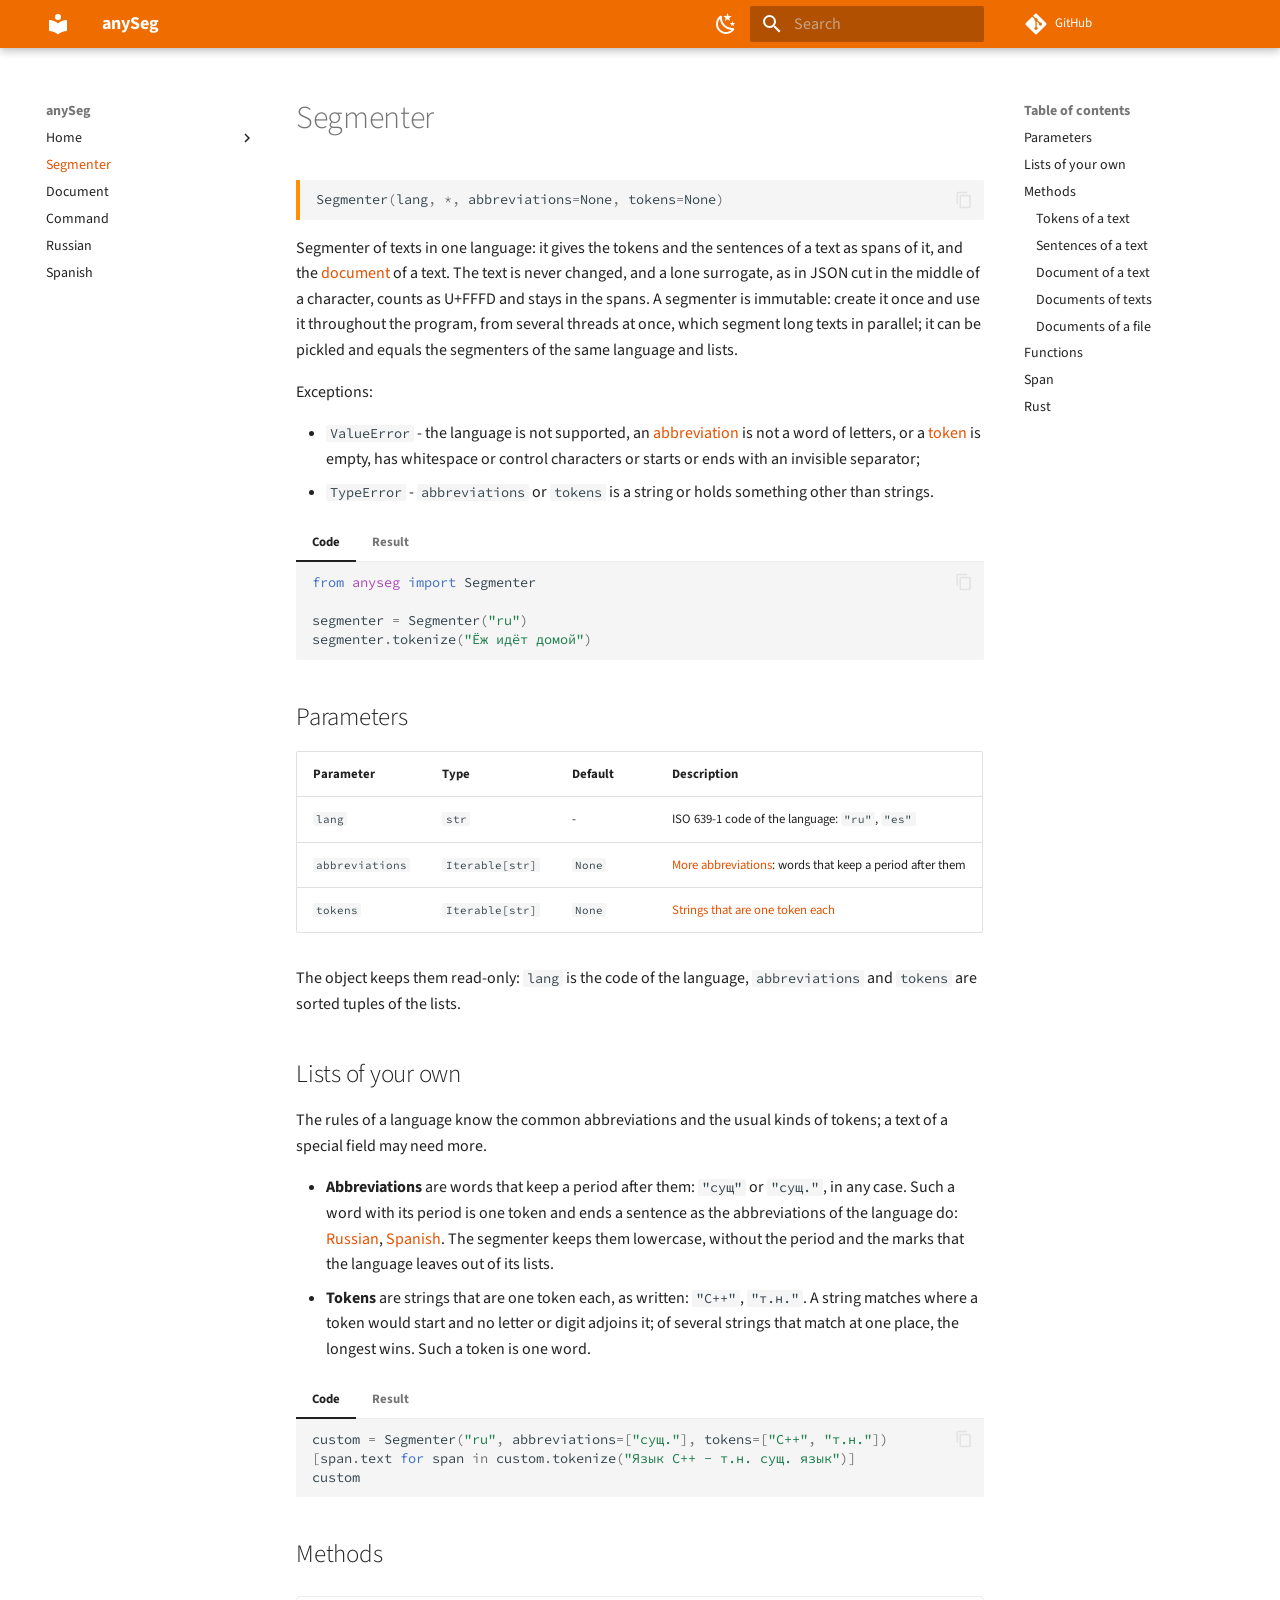
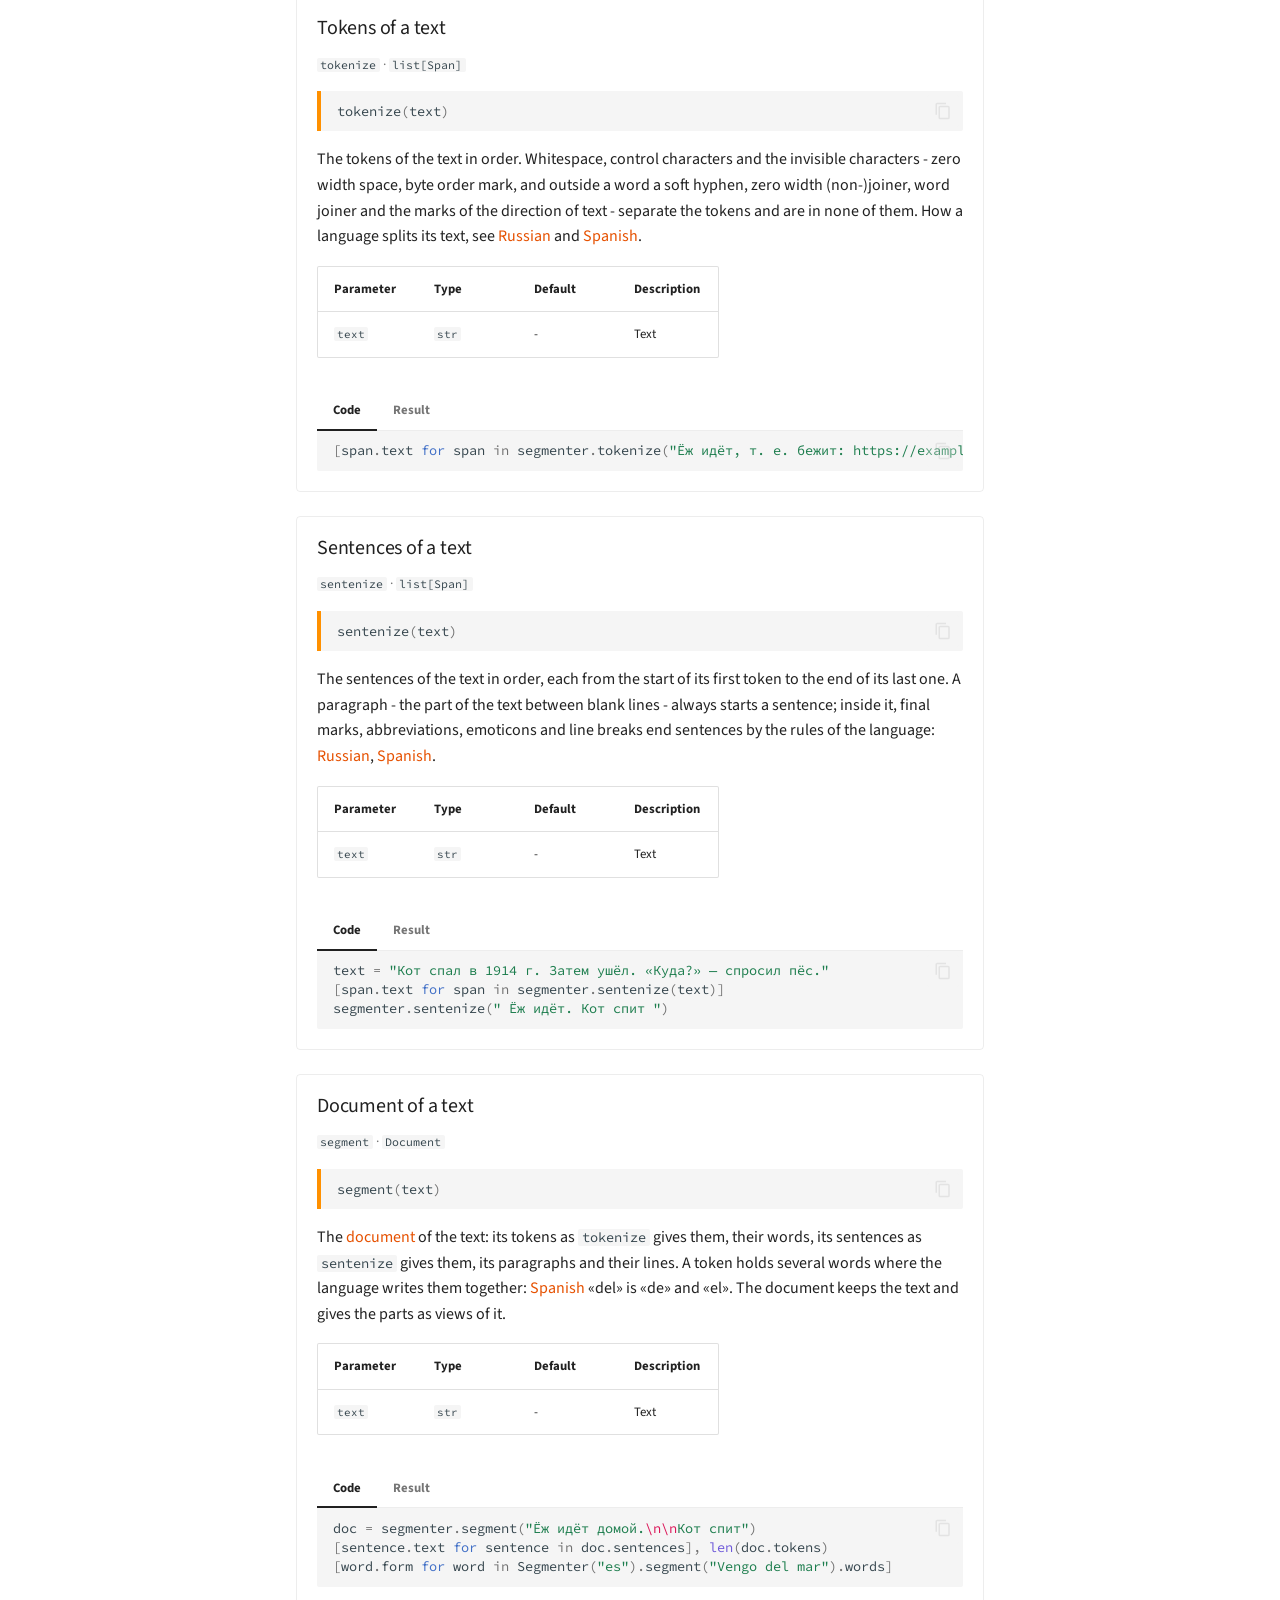
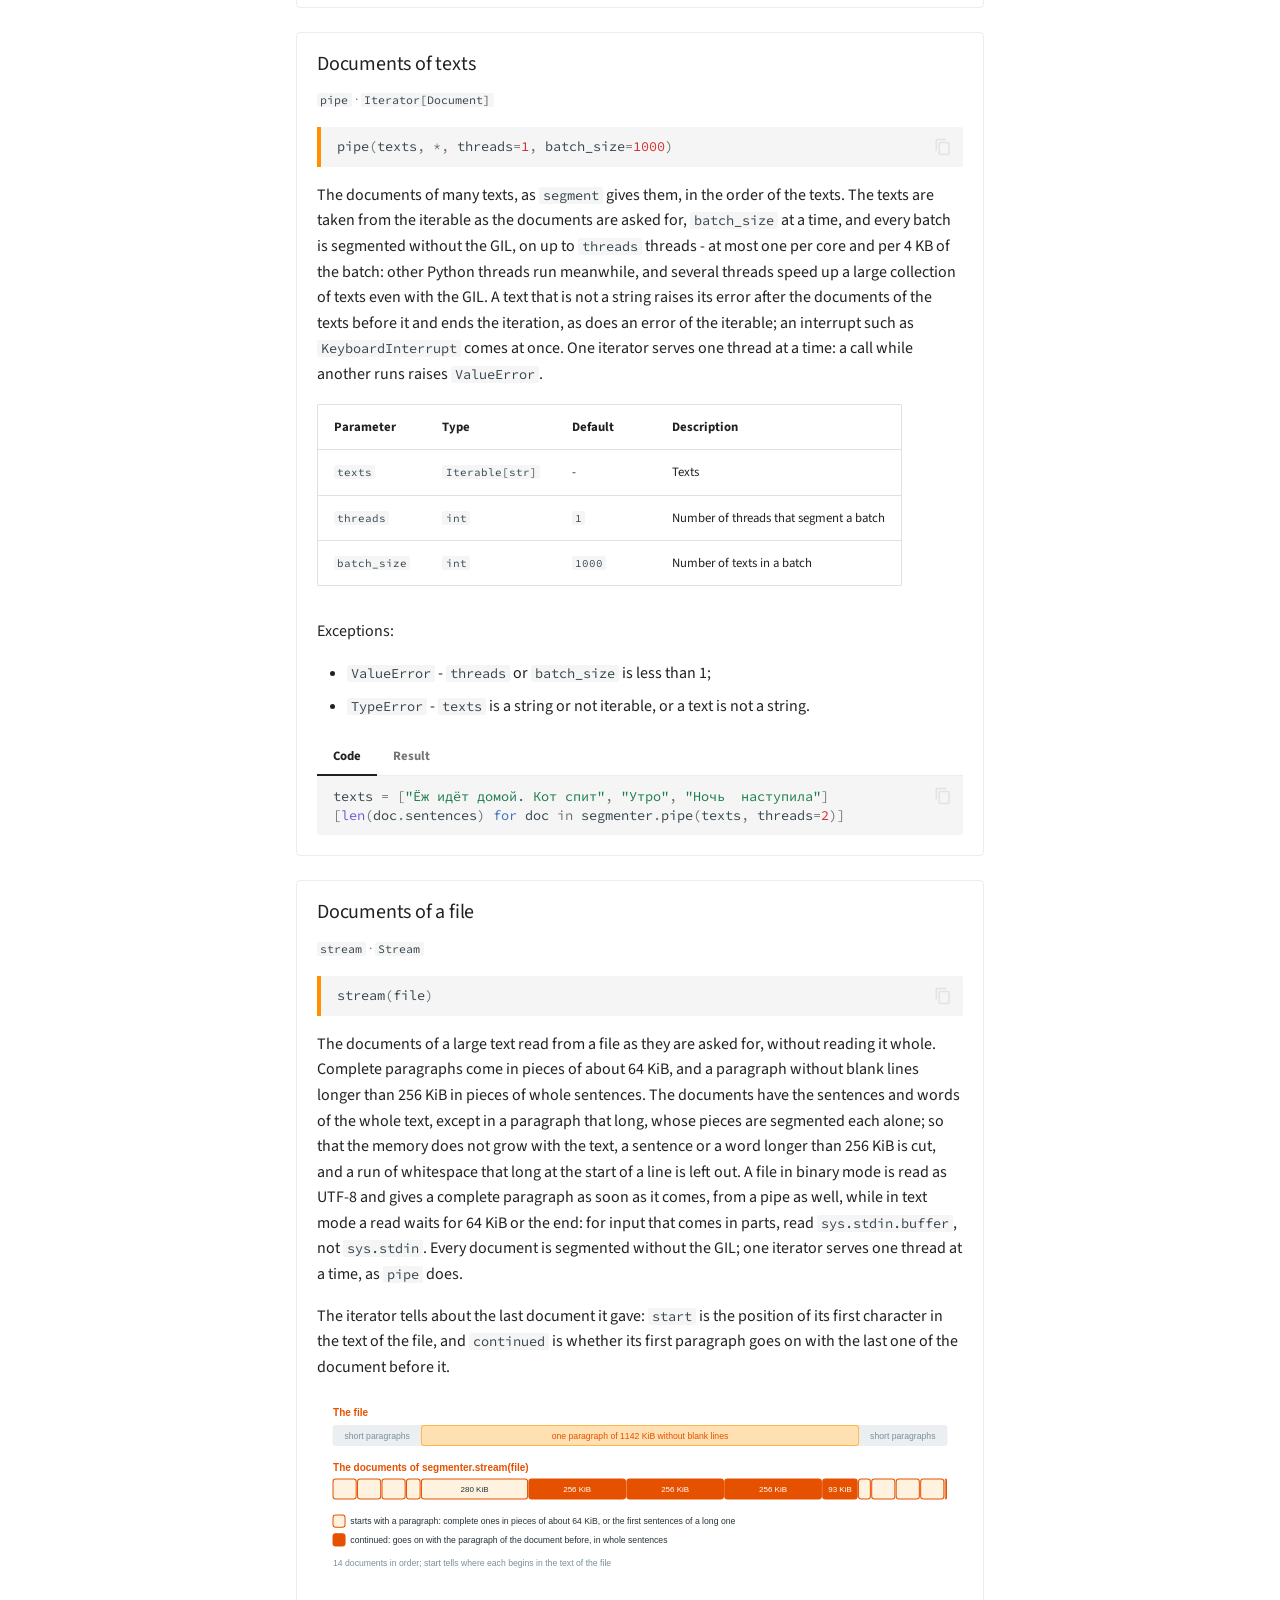
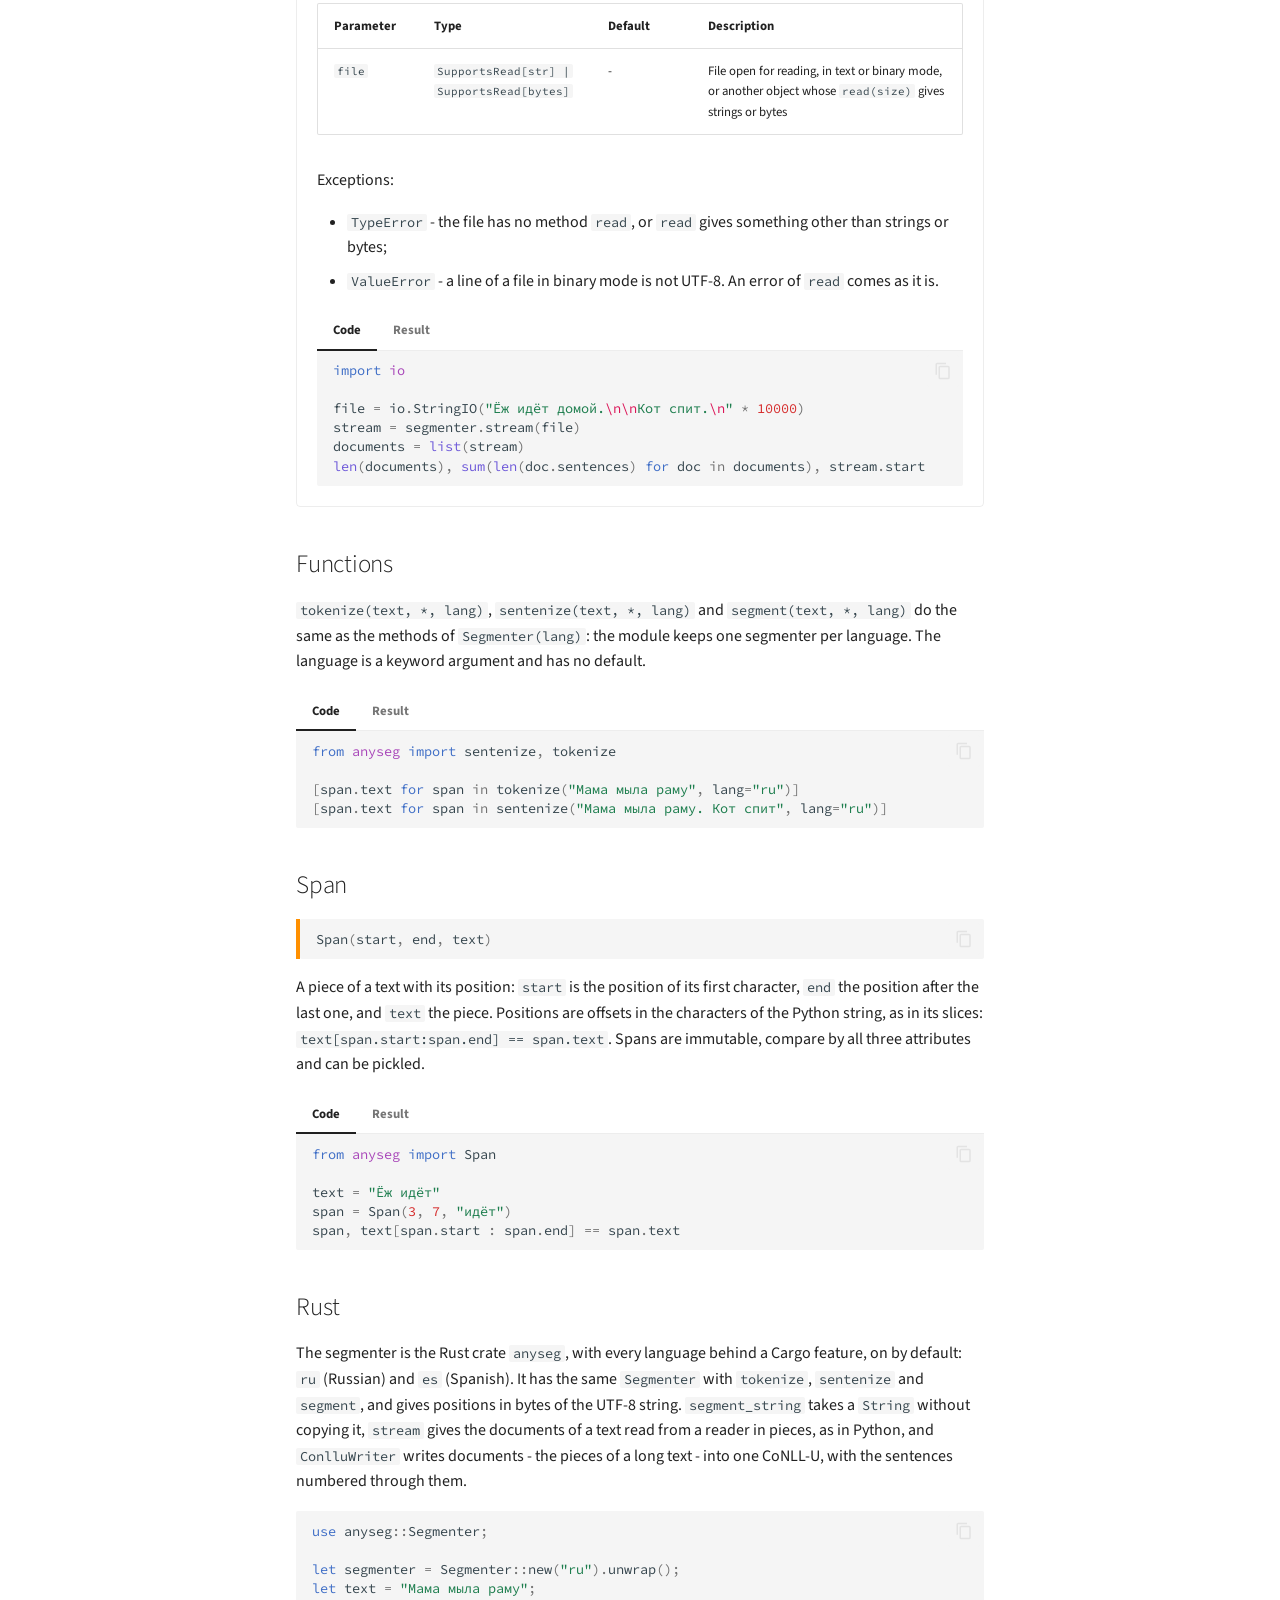
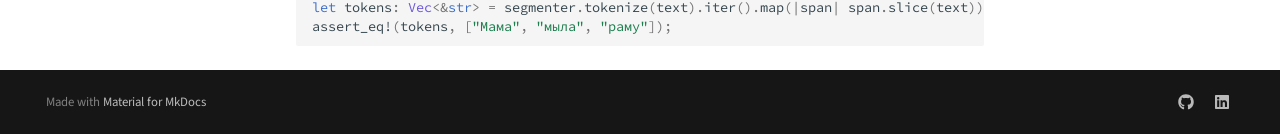
<file: segmenter/index.html>
<!doctype html>
<html lang="en" class="no-js">
  <head>
    
      <meta charset="utf-8">
      <meta name="viewport" content="width=device-width,initial-scale=1">
      
        <meta name="description" content="Fast segmentation of text into tokens and sentences, written in Rust with a Python API">
      
      
      
        <link rel="canonical" href="https://sergeyshk.github.io/anySeg/segmenter/">
      
      
        <link rel="prev" href="../authors/">
      
      
        <link rel="next" href="../document/">
      
      
        
      
      
      <link rel="icon" href="../assets/images/favicon.png">
      <meta name="generator" content="mkdocs-1.6.1, mkdocs-material-9.8.0">
    
    
      
        <title>Segmenter - anySeg</title>
      
    
    
      <link rel="stylesheet" href="../assets/stylesheets/main.57a0d79d.min.css">
      
        
        <link rel="stylesheet" href="../assets/stylesheets/palette.fb2fffe2.min.css">
      
      


    
    
      
    
    
      
        
        
        <link rel="preconnect" href="https://fonts.gstatic.com" crossorigin>
        <link rel="stylesheet" href="https://fonts.googleapis.com/css?family=Source+Sans+Pro:300,300i,400,400i,700,700i%7CSource+Code+Pro:400,400i,700,700i&display=fallback">
        <style>:root{--md-text-font:"Source Sans Pro";--md-code-font:"Source Code Pro"}</style>
      
    
    
      <link rel="stylesheet" href="../css/extra.css">
    
    <script>__md_scope=new URL("..",location),__md_hash=e=>[...e].reduce(((e,_)=>(e<<5)-e+_.charCodeAt(0)),0),__md_get=(e,_=localStorage,t=__md_scope)=>JSON.parse(_.getItem(t.pathname+"."+e)),__md_set=(e,_,t=localStorage,a=__md_scope)=>{try{t.setItem(a.pathname+"."+e,JSON.stringify(_))}catch(e){}}</script>
    
      

    
    
  </head>
  
  
    
    
      
    
    
    
    
    <body dir="ltr" data-md-color-scheme="default" data-md-color-primary="custom" data-md-color-accent="orange">
  
    
    <input class="md-toggle" data-md-toggle="drawer" type="checkbox" id="__drawer" autocomplete="off">
    <input class="md-toggle" data-md-toggle="search" type="checkbox" id="__search" autocomplete="off">
    <label class="md-overlay" for="__drawer"></label>
    <div data-md-component="skip">
      
        
        <a href="#segmenter" class="md-skip">
          Skip to content
        </a>
      
    </div>
    <div data-md-component="announce">
      
    </div>
    
    
      

  

<header class="md-header md-header--shadow" data-md-component="header">
  <nav class="md-header__inner md-grid" aria-label="Header">
    <a href=".." title="anySeg" class="md-header__button md-logo" aria-label="anySeg" data-md-component="logo">
      
  
  <svg xmlns="http://www.w3.org/2000/svg" viewBox="0 0 24 24"><path d="M12 8a3 3 0 0 0 3-3 3 3 0 0 0-3-3 3 3 0 0 0-3 3 3 3 0 0 0 3 3m0 3.54C9.64 9.35 6.5 8 3 8v11c3.5 0 6.64 1.35 9 3.54 2.36-2.19 5.5-3.54 9-3.54V8c-3.5 0-6.64 1.35-9 3.54"/></svg>

    </a>
    <label class="md-header__button md-icon" for="__drawer">
      
      <svg xmlns="http://www.w3.org/2000/svg" viewBox="0 0 24 24"><path d="M3 6h18v2H3zm0 5h18v2H3zm0 5h18v2H3z"/></svg>
    </label>
    <div class="md-header__title" data-md-component="header-title">
      <div class="md-header__ellipsis">
        <div class="md-header__topic">
          <span class="md-ellipsis">
            anySeg
          </span>
        </div>
        <div class="md-header__topic" data-md-component="header-topic">
          <span class="md-ellipsis">
            
              Segmenter
            
          </span>
        </div>
      </div>
    </div>
    
      
        <form class="md-header__option" data-md-component="palette">
  
    
    
    
    <input class="md-option" data-md-color-media="(prefers-color-scheme: light)" data-md-color-scheme="default" data-md-color-primary="custom" data-md-color-accent="orange"  aria-label="Dark theme"  type="radio" name="__palette" id="__palette_0">
    
      <label class="md-header__button md-icon" title="Dark theme" for="__palette_1" hidden>
        <svg xmlns="http://www.w3.org/2000/svg" viewBox="0 0 24 24"><path d="m17.75 4.09-2.53 1.94.91 3.06-2.63-1.81-2.63 1.81.91-3.06-2.53-1.94L12.44 4l1.06-3 1.06 3zm3.5 6.91-1.64 1.25.59 1.98-1.7-1.17-1.7 1.17.59-1.98L15.75 11l2.06-.05L18.5 9l.69 1.95zm-2.28 4.95c.83-.08 1.72 1.1 1.19 1.85-.32.45-.66.87-1.08 1.27C15.17 23 8.84 23 4.94 19.07c-3.91-3.9-3.91-10.24 0-14.14.4-.4.82-.76 1.27-1.08.75-.53 1.93.36 1.85 1.19-.27 2.86.69 5.83 2.89 8.02a9.96 9.96 0 0 0 8.02 2.89m-1.64 2.02a12.08 12.08 0 0 1-7.8-3.47c-2.17-2.19-3.33-5-3.49-7.82-2.81 3.14-2.7 7.96.31 10.98 3.02 3.01 7.84 3.12 10.98.31"/></svg>
      </label>
    
  
    
    
    
    <input class="md-option" data-md-color-media="(prefers-color-scheme: dark)" data-md-color-scheme="slate" data-md-color-primary="custom" data-md-color-accent="orange"  aria-label="Light theme"  type="radio" name="__palette" id="__palette_1">
    
      <label class="md-header__button md-icon" title="Light theme" for="__palette_0" hidden>
        <svg xmlns="http://www.w3.org/2000/svg" viewBox="0 0 24 24"><path d="M12 7a5 5 0 0 1 5 5 5 5 0 0 1-5 5 5 5 0 0 1-5-5 5 5 0 0 1 5-5m0 2a3 3 0 0 0-3 3 3 3 0 0 0 3 3 3 3 0 0 0 3-3 3 3 0 0 0-3-3m0-7 2.39 3.42C13.65 5.15 12.84 5 12 5s-1.65.15-2.39.42zM3.34 7l4.16-.35A7.2 7.2 0 0 0 5.94 8.5c-.44.74-.69 1.5-.83 2.29zm.02 10 1.76-3.77a7.131 7.131 0 0 0 2.38 4.14zM20.65 7l-1.77 3.79a7.02 7.02 0 0 0-2.38-4.15zm-.01 10-4.14.36c.59-.51 1.12-1.14 1.54-1.86.42-.73.69-1.5.83-2.29zM12 22l-2.41-3.44c.74.27 1.55.44 2.41.44.82 0 1.63-.17 2.37-.44z"/></svg>
      </label>
    
  
</form>
      
    
    
      <script>var palette=__md_get("__palette");if(palette&&palette.color){if("(prefers-color-scheme)"===palette.color.media){var media=matchMedia("(prefers-color-scheme: light)"),input=document.querySelector(media.matches?"[data-md-color-media='(prefers-color-scheme: light)']":"[data-md-color-media='(prefers-color-scheme: dark)']");palette.color.media=input.getAttribute("data-md-color-media"),palette.color.scheme=input.getAttribute("data-md-color-scheme"),palette.color.primary=input.getAttribute("data-md-color-primary"),palette.color.accent=input.getAttribute("data-md-color-accent")}for(var[key,value]of Object.entries(palette.color))document.body.setAttribute("data-md-color-"+key,value)}</script>
    
    
    
      
      
        <label class="md-header__button md-icon" for="__search">
          
          <svg xmlns="http://www.w3.org/2000/svg" viewBox="0 0 24 24"><path d="M9.5 3A6.5 6.5 0 0 1 16 9.5c0 1.61-.59 3.09-1.56 4.23l.27.27h.79l5 5-1.5 1.5-5-5v-.79l-.27-.27A6.52 6.52 0 0 1 9.5 16 6.5 6.5 0 0 1 3 9.5 6.5 6.5 0 0 1 9.5 3m0 2C7 5 5 7 5 9.5S7 14 9.5 14 14 12 14 9.5 12 5 9.5 5"/></svg>
        </label>
        <div class="md-search" data-md-component="search" role="dialog">
  <label class="md-search__overlay" for="__search"></label>
  <div class="md-search__inner" role="search">
    <form class="md-search__form" name="search">
      <input type="text" class="md-search__input" name="query" aria-label="Search" placeholder="Search" autocapitalize="off" autocorrect="off" autocomplete="off" spellcheck="false" data-md-component="search-query" required>
      <label class="md-search__icon md-icon" for="__search">
        
        <svg xmlns="http://www.w3.org/2000/svg" viewBox="0 0 24 24"><path d="M9.5 3A6.5 6.5 0 0 1 16 9.5c0 1.61-.59 3.09-1.56 4.23l.27.27h.79l5 5-1.5 1.5-5-5v-.79l-.27-.27A6.52 6.52 0 0 1 9.5 16 6.5 6.5 0 0 1 3 9.5 6.5 6.5 0 0 1 9.5 3m0 2C7 5 5 7 5 9.5S7 14 9.5 14 14 12 14 9.5 12 5 9.5 5"/></svg>
        
        <svg xmlns="http://www.w3.org/2000/svg" viewBox="0 0 24 24"><path d="M20 11v2H8l5.5 5.5-1.42 1.42L4.16 12l7.92-7.92L13.5 5.5 8 11z"/></svg>
      </label>
      <nav class="md-search__options" aria-label="Search">
        
        <button type="reset" class="md-search__icon md-icon" title="Clear" aria-label="Clear" tabindex="-1">
          
          <svg xmlns="http://www.w3.org/2000/svg" viewBox="0 0 24 24"><path d="M19 6.41 17.59 5 12 10.59 6.41 5 5 6.41 10.59 12 5 17.59 6.41 19 12 13.41 17.59 19 19 17.59 13.41 12z"/></svg>
        </button>
      </nav>
      
        <div class="md-search__suggest" data-md-component="search-suggest"></div>
      
    </form>
    <div class="md-search__output">
      <div class="md-search__scrollwrap" tabindex="0" data-md-scrollfix>
        <div class="md-search-result" data-md-component="search-result">
          <div class="md-search-result__meta">
            Initializing search
          </div>
          <ol class="md-search-result__list" role="presentation"></ol>
        </div>
      </div>
    </div>
  </div>
</div>
      
    
    
      <div class="md-header__source">
        <a href="https://github.com/SergeyShk/anySeg" title="Go to repository" class="md-source" data-md-component="source">
  <div class="md-source__icon md-icon">
    
    <svg xmlns="http://www.w3.org/2000/svg" viewBox="0 0 448 512"><!--! Font Awesome Free 7.1.0 by @fontawesome - https://fontawesome.com License - https://fontawesome.com/license/free (Icons: CC BY 4.0, Fonts: SIL OFL 1.1, Code: MIT License) Copyright 2025 Fonticons, Inc.--><path d="M439.6 236.1 244 40.5c-5.4-5.5-12.8-8.5-20.4-8.5s-15 3-20.4 8.4L162.5 81l51.5 51.5c27.1-9.1 52.7 16.8 43.4 43.7l49.7 49.7c34.2-11.8 61.2 31 35.5 56.7-26.5 26.5-70.2-2.9-56-37.3L240.3 199v121.9c25.3 12.5 22.3 41.8 9.1 55-6.4 6.4-15.2 10.1-24.3 10.1s-17.8-3.6-24.3-10.1c-17.6-17.6-11.1-46.9 11.2-56v-123c-20.8-8.5-24.6-30.7-18.6-45L142.6 101 8.5 235.1C3 240.6 0 247.9 0 255.5s3 15 8.5 20.4l195.6 195.7c5.4 5.4 12.7 8.4 20.4 8.4s15-3 20.4-8.4l194.7-194.7c5.4-5.4 8.4-12.8 8.4-20.4s-3-15-8.4-20.4"/></svg>
  </div>
  <div class="md-source__repository">
    GitHub
  </div>
</a>
      </div>
    
  </nav>
  
</header>
    
    <div class="md-container" data-md-component="container">
      
      
        
          
        
      
      <main class="md-main" data-md-component="main">
        <div class="md-main__inner md-grid">
          
            
              
              <div class="md-sidebar md-sidebar--primary" data-md-component="sidebar" data-md-type="navigation" >
                <div class="md-sidebar__scrollwrap">
                  <div class="md-sidebar__inner">
                    



<nav class="md-nav md-nav--primary" aria-label="Navigation" data-md-level="0">
  <label class="md-nav__title" for="__drawer">
    <a href=".." title="anySeg" class="md-nav__button md-logo" aria-label="anySeg" data-md-component="logo">
      
  
  <svg xmlns="http://www.w3.org/2000/svg" viewBox="0 0 24 24"><path d="M12 8a3 3 0 0 0 3-3 3 3 0 0 0-3-3 3 3 0 0 0-3 3 3 3 0 0 0 3 3m0 3.54C9.64 9.35 6.5 8 3 8v11c3.5 0 6.64 1.35 9 3.54 2.36-2.19 5.5-3.54 9-3.54V8c-3.5 0-6.64 1.35-9 3.54"/></svg>

    </a>
    anySeg
  </label>
  
    <div class="md-nav__source">
      <a href="https://github.com/SergeyShk/anySeg" title="Go to repository" class="md-source" data-md-component="source">
  <div class="md-source__icon md-icon">
    
    <svg xmlns="http://www.w3.org/2000/svg" viewBox="0 0 448 512"><!--! Font Awesome Free 7.1.0 by @fontawesome - https://fontawesome.com License - https://fontawesome.com/license/free (Icons: CC BY 4.0, Fonts: SIL OFL 1.1, Code: MIT License) Copyright 2025 Fonticons, Inc.--><path d="M439.6 236.1 244 40.5c-5.4-5.5-12.8-8.5-20.4-8.5s-15 3-20.4 8.4L162.5 81l51.5 51.5c27.1-9.1 52.7 16.8 43.4 43.7l49.7 49.7c34.2-11.8 61.2 31 35.5 56.7-26.5 26.5-70.2-2.9-56-37.3L240.3 199v121.9c25.3 12.5 22.3 41.8 9.1 55-6.4 6.4-15.2 10.1-24.3 10.1s-17.8-3.6-24.3-10.1c-17.6-17.6-11.1-46.9 11.2-56v-123c-20.8-8.5-24.6-30.7-18.6-45L142.6 101 8.5 235.1C3 240.6 0 247.9 0 255.5s3 15 8.5 20.4l195.6 195.7c5.4 5.4 12.7 8.4 20.4 8.4s15-3 20.4-8.4l194.7-194.7c5.4-5.4 8.4-12.8 8.4-20.4s-3-15-8.4-20.4"/></svg>
  </div>
  <div class="md-source__repository">
    GitHub
  </div>
</a>
    </div>
  
  <ul class="md-nav__list" data-md-scrollfix>
    
      
      
  
  
  
  
    
    
    
    
    
    <li class="md-nav__item md-nav__item--nested">
      
        
        
        <input class="md-nav__toggle md-toggle " type="checkbox" id="__nav_1" >
        
          
          <label class="md-nav__link" for="__nav_1" id="__nav_1_label" tabindex="0">
            
  
  
  <span class="md-ellipsis">
    
  
    Home
  

    
  </span>
  
  

            <span class="md-nav__icon md-icon"></span>
          </label>
        
        <nav class="md-nav" data-md-level="1" aria-labelledby="__nav_1_label" aria-expanded="false">
          <label class="md-nav__title" for="__nav_1">
            <span class="md-nav__icon md-icon"></span>
            
  
    Home
  

          </label>
          <ul class="md-nav__list" data-md-scrollfix>
            
              
                
  
  
  
  
    <li class="md-nav__item">
      <a href=".." class="md-nav__link">
        
  
  
  <span class="md-ellipsis">
    
  
    About
  

    
  </span>
  
  

      </a>
    </li>
  

              
            
              
                
  
  
  
  
    <li class="md-nav__item">
      <a href="../installation/" class="md-nav__link">
        
  
  
  <span class="md-ellipsis">
    
  
    Installation
  

    
  </span>
  
  

      </a>
    </li>
  

              
            
              
                
  
  
  
  
    <li class="md-nav__item">
      <a href="../comparison/" class="md-nav__link">
        
  
  
  <span class="md-ellipsis">
    
  
    Comparison
  

    
  </span>
  
  

      </a>
    </li>
  

              
            
              
                
  
  
  
  
    <li class="md-nav__item">
      <a href="../authors/" class="md-nav__link">
        
  
  
  <span class="md-ellipsis">
    
  
    Authors
  

    
  </span>
  
  

      </a>
    </li>
  

              
            
          </ul>
        </nav>
      
    </li>
  

    
      
      
  
  
    
  
  
  
    <li class="md-nav__item md-nav__item--active">
      
      <input class="md-nav__toggle md-toggle" type="checkbox" id="__toc">
      
      
        
      
      
        <label class="md-nav__link md-nav__link--active" for="__toc">
          
  
  
  <span class="md-ellipsis">
    
  
    Segmenter
  

    
  </span>
  
  

          <span class="md-nav__icon md-icon"></span>
        </label>
      
      <a href="./" class="md-nav__link md-nav__link--active">
        
  
  
  <span class="md-ellipsis">
    
  
    Segmenter
  

    
  </span>
  
  

      </a>
      
        

<nav class="md-nav md-nav--secondary" aria-label="Table of contents">
  
  
  
    
  
  
    <label class="md-nav__title" for="__toc">
      <span class="md-nav__icon md-icon"></span>
      Table of contents
    </label>
    <ul class="md-nav__list" data-md-component="toc" data-md-scrollfix>
      
        <li class="md-nav__item">
  <a href="#parameters" class="md-nav__link">
    <span class="md-ellipsis">
      
        Parameters
      
    </span>
  </a>
  
</li>
      
        <li class="md-nav__item">
  <a href="#lists" class="md-nav__link">
    <span class="md-ellipsis">
      
        Lists of your own
      
    </span>
  </a>
  
</li>
      
        <li class="md-nav__item">
  <a href="#methods" class="md-nav__link">
    <span class="md-ellipsis">
      
        Methods
      
    </span>
  </a>
  
    <nav class="md-nav" aria-label="Methods">
      <ul class="md-nav__list">
        
          <li class="md-nav__item">
  <a href="#tokenize" class="md-nav__link">
    <span class="md-ellipsis">
      
        Tokens of a text
      
    </span>
  </a>
  
</li>
        
          <li class="md-nav__item">
  <a href="#sentenize" class="md-nav__link">
    <span class="md-ellipsis">
      
        Sentences of a text
      
    </span>
  </a>
  
</li>
        
          <li class="md-nav__item">
  <a href="#segment" class="md-nav__link">
    <span class="md-ellipsis">
      
        Document of a text
      
    </span>
  </a>
  
</li>
        
          <li class="md-nav__item">
  <a href="#pipe" class="md-nav__link">
    <span class="md-ellipsis">
      
        Documents of texts
      
    </span>
  </a>
  
</li>
        
          <li class="md-nav__item">
  <a href="#stream" class="md-nav__link">
    <span class="md-ellipsis">
      
        Documents of a file
      
    </span>
  </a>
  
</li>
        
      </ul>
    </nav>
  
</li>
      
        <li class="md-nav__item">
  <a href="#functions" class="md-nav__link">
    <span class="md-ellipsis">
      
        Functions
      
    </span>
  </a>
  
</li>
      
        <li class="md-nav__item">
  <a href="#span" class="md-nav__link">
    <span class="md-ellipsis">
      
        Span
      
    </span>
  </a>
  
</li>
      
        <li class="md-nav__item">
  <a href="#rust" class="md-nav__link">
    <span class="md-ellipsis">
      
        Rust
      
    </span>
  </a>
  
</li>
      
    </ul>
  
</nav>
      
    </li>
  

    
      
      
  
  
  
  
    <li class="md-nav__item">
      <a href="../document/" class="md-nav__link">
        
  
  
  <span class="md-ellipsis">
    
  
    Document
  

    
  </span>
  
  

      </a>
    </li>
  

    
      
      
  
  
  
  
    <li class="md-nav__item">
      <a href="../cli/" class="md-nav__link">
        
  
  
  <span class="md-ellipsis">
    
  
    Command
  

    
  </span>
  
  

      </a>
    </li>
  

    
      
      
  
  
  
  
    <li class="md-nav__item">
      <a href="../russian/" class="md-nav__link">
        
  
  
  <span class="md-ellipsis">
    
  
    Russian
  

    
  </span>
  
  

      </a>
    </li>
  

    
      
      
  
  
  
  
    <li class="md-nav__item">
      <a href="../spanish/" class="md-nav__link">
        
  
  
  <span class="md-ellipsis">
    
  
    Spanish
  

    
  </span>
  
  

      </a>
    </li>
  

    
  </ul>
</nav>
                  </div>
                </div>
              </div>
            
            
              
              <div class="md-sidebar md-sidebar--secondary" data-md-component="sidebar" data-md-type="toc" >
                <div class="md-sidebar__scrollwrap">
                  <div class="md-sidebar__inner">
                    

<nav class="md-nav md-nav--secondary" aria-label="Table of contents">
  
  
  
    
  
  
    <label class="md-nav__title" for="__toc">
      <span class="md-nav__icon md-icon"></span>
      Table of contents
    </label>
    <ul class="md-nav__list" data-md-component="toc" data-md-scrollfix>
      
        <li class="md-nav__item">
  <a href="#parameters" class="md-nav__link">
    <span class="md-ellipsis">
      
        Parameters
      
    </span>
  </a>
  
</li>
      
        <li class="md-nav__item">
  <a href="#lists" class="md-nav__link">
    <span class="md-ellipsis">
      
        Lists of your own
      
    </span>
  </a>
  
</li>
      
        <li class="md-nav__item">
  <a href="#methods" class="md-nav__link">
    <span class="md-ellipsis">
      
        Methods
      
    </span>
  </a>
  
    <nav class="md-nav" aria-label="Methods">
      <ul class="md-nav__list">
        
          <li class="md-nav__item">
  <a href="#tokenize" class="md-nav__link">
    <span class="md-ellipsis">
      
        Tokens of a text
      
    </span>
  </a>
  
</li>
        
          <li class="md-nav__item">
  <a href="#sentenize" class="md-nav__link">
    <span class="md-ellipsis">
      
        Sentences of a text
      
    </span>
  </a>
  
</li>
        
          <li class="md-nav__item">
  <a href="#segment" class="md-nav__link">
    <span class="md-ellipsis">
      
        Document of a text
      
    </span>
  </a>
  
</li>
        
          <li class="md-nav__item">
  <a href="#pipe" class="md-nav__link">
    <span class="md-ellipsis">
      
        Documents of texts
      
    </span>
  </a>
  
</li>
        
          <li class="md-nav__item">
  <a href="#stream" class="md-nav__link">
    <span class="md-ellipsis">
      
        Documents of a file
      
    </span>
  </a>
  
</li>
        
      </ul>
    </nav>
  
</li>
      
        <li class="md-nav__item">
  <a href="#functions" class="md-nav__link">
    <span class="md-ellipsis">
      
        Functions
      
    </span>
  </a>
  
</li>
      
        <li class="md-nav__item">
  <a href="#span" class="md-nav__link">
    <span class="md-ellipsis">
      
        Span
      
    </span>
  </a>
  
</li>
      
        <li class="md-nav__item">
  <a href="#rust" class="md-nav__link">
    <span class="md-ellipsis">
      
        Rust
      
    </span>
  </a>
  
</li>
      
    </ul>
  
</nav>
                  </div>
                </div>
              </div>
            
          
          
            <div class="md-content" data-md-component="content">
              
              <article class="md-content__inner md-typeset">
                
                  


  
  


<h1 id="segmenter">Segmenter<a class="headerlink" href="#segmenter" title="Permanent link">&para;</a></h1>
<div class="signature highlight"><pre><span></span><code><span class="n">Segmenter</span><span class="p">(</span><span class="n">lang</span><span class="p">,</span> <span class="o">*</span><span class="p">,</span> <span class="n">abbreviations</span><span class="o">=</span><span class="kc">None</span><span class="p">,</span> <span class="n">tokens</span><span class="o">=</span><span class="kc">None</span><span class="p">)</span>
</code></pre></div>
<p>Segmenter of texts in one language: it gives the tokens and the sentences of a text as spans of it, and the <a href="../document/">document</a> of a text. The text is never changed, and a lone surrogate, as in JSON cut in the middle of a character, counts as U+FFFD and stays in the spans. A segmenter is immutable: create it once and use it throughout the program, from several threads at once, which segment long texts in parallel; it can be pickled and equals the segmenters of the same language and lists.</p>
<p>Exceptions:</p>
<ul>
<li><code>ValueError</code> - the language is not supported, an <a href="#lists">abbreviation</a> is not a word of letters, or a <a href="#lists">token</a> is empty, has whitespace or control characters or starts or ends with an invisible separator;</li>
<li><code>TypeError</code> - <code>abbreviations</code> or <code>tokens</code> is a string or holds something other than strings.</li>
</ul>
<div class="tabbed-set tabbed-alternate" data-tabs="1:2"><input checked="checked" id="__tabbed_1_1" name="__tabbed_1" type="radio" /><input id="__tabbed_1_2" name="__tabbed_1" type="radio" /><div class="tabbed-labels"><label for="__tabbed_1_1">Code</label><label for="__tabbed_1_2">Result</label></div>
<div class="tabbed-content">
<div class="tabbed-block">
<div class="highlight"><pre><span></span><code><span class="kn">from</span><span class="w"> </span><span class="nn">anyseg</span><span class="w"> </span><span class="kn">import</span> <span class="n">Segmenter</span>

<span class="n">segmenter</span> <span class="o">=</span> <span class="n">Segmenter</span><span class="p">(</span><span class="s2">"ru"</span><span class="p">)</span>
<span class="n">segmenter</span><span class="o">.</span><span class="n">tokenize</span><span class="p">(</span><span class="s2">"Ёж идёт домой"</span><span class="p">)</span>
</code></pre></div>
</div>
<div class="tabbed-block">
<div class="highlight"><pre><span></span><code>[Span(start=0, end=2, text='Ёж'), Span(start=3, end=7, text='идёт'), Span(start=8, end=13, text='домой')]
</code></pre></div>
</div>
</div>
</div>
<h2 id="parameters">Parameters<a class="headerlink" href="#parameters" title="Permanent link">&para;</a></h2>
<table>
<thead>
<tr>
<th style="text-align: left;">Parameter</th>
<th style="text-align: left;">Type</th>
<th style="text-align: left;">Default</th>
<th style="text-align: left;">Description</th>
</tr>
</thead>
<tbody>
<tr>
<td style="text-align: left;"><code>lang</code></td>
<td style="text-align: left;"><code>str</code></td>
<td style="text-align: left;">-</td>
<td style="text-align: left;">ISO 639-1 code of the language: <code>"ru"</code>, <code>"es"</code></td>
</tr>
<tr>
<td style="text-align: left;"><code>abbreviations</code></td>
<td style="text-align: left;"><code>Iterable[str]</code></td>
<td style="text-align: left;"><code>None</code></td>
<td style="text-align: left;"><a href="#lists">More abbreviations</a>: words that keep a period after them</td>
</tr>
<tr>
<td style="text-align: left;"><code>tokens</code></td>
<td style="text-align: left;"><code>Iterable[str]</code></td>
<td style="text-align: left;"><code>None</code></td>
<td style="text-align: left;"><a href="#lists">Strings that are one token each</a></td>
</tr>
</tbody>
</table>
<p>The object keeps them read-only: <code>lang</code> is the code of the language, <code>abbreviations</code> and <code>tokens</code> are sorted tuples of the lists.</p>
<h2 id="lists">Lists of your own<a class="headerlink" href="#lists" title="Permanent link">&para;</a></h2>
<p>The rules of a language know the common abbreviations and the usual kinds of tokens; a text of a special field may need more.</p>
<ul>
<li><strong>Abbreviations</strong> are words that keep a period after them: <code>"сущ"</code> or <code>"сущ."</code>, in any case. Such a word with its period is one token and ends a sentence as the abbreviations of the language do: <a href="../russian/#sentence-abbreviations">Russian</a>, <a href="../spanish/#sentence-abbreviations">Spanish</a>. The segmenter keeps them lowercase, without the period and the marks that the language leaves out of its lists.</li>
<li><strong>Tokens</strong> are strings that are one token each, as written: <code>"C++"</code>, <code>"т.н."</code>. A string matches where a token would start and no letter or digit adjoins it; of several strings that match at one place, the longest wins. Such a token is one word.</li>
</ul>
<div class="tabbed-set tabbed-alternate" data-tabs="2:2"><input checked="checked" id="__tabbed_2_1" name="__tabbed_2" type="radio" /><input id="__tabbed_2_2" name="__tabbed_2" type="radio" /><div class="tabbed-labels"><label for="__tabbed_2_1">Code</label><label for="__tabbed_2_2">Result</label></div>
<div class="tabbed-content">
<div class="tabbed-block">
<div class="highlight"><pre><span></span><code><span class="n">custom</span> <span class="o">=</span> <span class="n">Segmenter</span><span class="p">(</span><span class="s2">"ru"</span><span class="p">,</span> <span class="n">abbreviations</span><span class="o">=</span><span class="p">[</span><span class="s2">"сущ."</span><span class="p">],</span> <span class="n">tokens</span><span class="o">=</span><span class="p">[</span><span class="s2">"C++"</span><span class="p">,</span> <span class="s2">"т.н."</span><span class="p">])</span>
<span class="p">[</span><span class="n">span</span><span class="o">.</span><span class="n">text</span> <span class="k">for</span> <span class="n">span</span> <span class="ow">in</span> <span class="n">custom</span><span class="o">.</span><span class="n">tokenize</span><span class="p">(</span><span class="s2">"Язык C++ - т.н. сущ. язык"</span><span class="p">)]</span>
<span class="n">custom</span>
</code></pre></div>
</div>
<div class="tabbed-block">
<div class="highlight"><pre><span></span><code>['Язык', 'C++', '-', 'т.н.', 'сущ.', 'язык']
Segmenter('ru', abbreviations=('сущ',), tokens=('C++', 'т.н.'))
</code></pre></div>
</div>
</div>
</div>
<h2 id="methods">Methods<a class="headerlink" href="#methods" title="Permanent link">&para;</a></h2>
<div class="metric-card">
<h3 id="tokenize">Tokens of a text<a class="headerlink" href="#tokenize" title="Permanent link">&para;</a></h3>
<p class="metric-meta"><code>tokenize</code> · <code>list[Span]</code></p>
<div class="signature highlight"><pre><span></span><code><span class="n">tokenize</span><span class="p">(</span><span class="n">text</span><span class="p">)</span>
</code></pre></div>
<p>The tokens of the text in order. Whitespace, control characters and the invisible characters - zero width space, byte order mark, and outside a word a soft hyphen, zero width (non-)joiner, word joiner and the marks of the direction of text - separate the tokens and are in none of them. How a language splits its text, see <a href="../russian/">Russian</a> and <a href="../spanish/">Spanish</a>.</p>
<table>
<thead>
<tr>
<th style="text-align: left;">Parameter</th>
<th style="text-align: left;">Type</th>
<th style="text-align: left;">Default</th>
<th style="text-align: left;">Description</th>
</tr>
</thead>
<tbody>
<tr>
<td style="text-align: left;"><code>text</code></td>
<td style="text-align: left;"><code>str</code></td>
<td style="text-align: left;">-</td>
<td style="text-align: left;">Text</td>
</tr>
</tbody>
</table>
<div class="tabbed-set tabbed-alternate" data-tabs="3:2"><input checked="checked" id="__tabbed_3_1" name="__tabbed_3" type="radio" /><input id="__tabbed_3_2" name="__tabbed_3" type="radio" /><div class="tabbed-labels"><label for="__tabbed_3_1">Code</label><label for="__tabbed_3_2">Result</label></div>
<div class="tabbed-content">
<div class="tabbed-block">
<div class="highlight"><pre><span></span><code><span class="p">[</span><span class="n">span</span><span class="o">.</span><span class="n">text</span> <span class="k">for</span> <span class="n">span</span> <span class="ow">in</span> <span class="n">segmenter</span><span class="o">.</span><span class="n">tokenize</span><span class="p">(</span><span class="s2">"Ёж идёт, т. е. бежит: https://example.ru 😀"</span><span class="p">)]</span>
</code></pre></div>
</div>
<div class="tabbed-block">
<div class="highlight"><pre><span></span><code>['Ёж', 'идёт', ',', 'т.', 'е.', 'бежит', ':', 'https://example.ru', '😀']
</code></pre></div>
</div>
</div>
</div>
</div>
<div class="metric-card">
<h3 id="sentenize">Sentences of a text<a class="headerlink" href="#sentenize" title="Permanent link">&para;</a></h3>
<p class="metric-meta"><code>sentenize</code> · <code>list[Span]</code></p>
<div class="signature highlight"><pre><span></span><code><span class="n">sentenize</span><span class="p">(</span><span class="n">text</span><span class="p">)</span>
</code></pre></div>
<p>The sentences of the text in order, each from the start of its first token to the end of its last one. A paragraph - the part of the text between blank lines - always starts a sentence; inside it, final marks, abbreviations, emoticons and line breaks end sentences by the rules of the language: <a href="../russian/#sentences">Russian</a>, <a href="../spanish/#sentences">Spanish</a>.</p>
<table>
<thead>
<tr>
<th style="text-align: left;">Parameter</th>
<th style="text-align: left;">Type</th>
<th style="text-align: left;">Default</th>
<th style="text-align: left;">Description</th>
</tr>
</thead>
<tbody>
<tr>
<td style="text-align: left;"><code>text</code></td>
<td style="text-align: left;"><code>str</code></td>
<td style="text-align: left;">-</td>
<td style="text-align: left;">Text</td>
</tr>
</tbody>
</table>
<div class="tabbed-set tabbed-alternate" data-tabs="4:2"><input checked="checked" id="__tabbed_4_1" name="__tabbed_4" type="radio" /><input id="__tabbed_4_2" name="__tabbed_4" type="radio" /><div class="tabbed-labels"><label for="__tabbed_4_1">Code</label><label for="__tabbed_4_2">Result</label></div>
<div class="tabbed-content">
<div class="tabbed-block">
<div class="highlight"><pre><span></span><code><span class="n">text</span> <span class="o">=</span> <span class="s2">"Кот спал в 1914 г. Затем ушёл. «Куда?» — спросил пёс."</span>
<span class="p">[</span><span class="n">span</span><span class="o">.</span><span class="n">text</span> <span class="k">for</span> <span class="n">span</span> <span class="ow">in</span> <span class="n">segmenter</span><span class="o">.</span><span class="n">sentenize</span><span class="p">(</span><span class="n">text</span><span class="p">)]</span>
<span class="n">segmenter</span><span class="o">.</span><span class="n">sentenize</span><span class="p">(</span><span class="s2">" Ёж идёт. Кот спит "</span><span class="p">)</span>
</code></pre></div>
</div>
<div class="tabbed-block">
<div class="highlight"><pre><span></span><code>['Кот спал в 1914 г.', 'Затем ушёл.', '«Куда?» — спросил пёс.']
[Span(start=1, end=9, text='Ёж идёт.'), Span(start=10, end=18, text='Кот спит')]
</code></pre></div>
</div>
</div>
</div>
</div>
<div class="metric-card">
<h3 id="segment">Document of a text<a class="headerlink" href="#segment" title="Permanent link">&para;</a></h3>
<p class="metric-meta"><code>segment</code> · <code>Document</code></p>
<div class="signature highlight"><pre><span></span><code><span class="n">segment</span><span class="p">(</span><span class="n">text</span><span class="p">)</span>
</code></pre></div>
<p>The <a href="../document/">document</a> of the text: its tokens as <code>tokenize</code> gives them, their words, its sentences as <code>sentenize</code> gives them, its paragraphs and their lines. A token holds several words where the language writes them together: <a href="../spanish/#multiword">Spanish</a> «del» is «de» and «el». The document keeps the text and gives the parts as views of it.</p>
<table>
<thead>
<tr>
<th style="text-align: left;">Parameter</th>
<th style="text-align: left;">Type</th>
<th style="text-align: left;">Default</th>
<th style="text-align: left;">Description</th>
</tr>
</thead>
<tbody>
<tr>
<td style="text-align: left;"><code>text</code></td>
<td style="text-align: left;"><code>str</code></td>
<td style="text-align: left;">-</td>
<td style="text-align: left;">Text</td>
</tr>
</tbody>
</table>
<div class="tabbed-set tabbed-alternate" data-tabs="5:2"><input checked="checked" id="__tabbed_5_1" name="__tabbed_5" type="radio" /><input id="__tabbed_5_2" name="__tabbed_5" type="radio" /><div class="tabbed-labels"><label for="__tabbed_5_1">Code</label><label for="__tabbed_5_2">Result</label></div>
<div class="tabbed-content">
<div class="tabbed-block">
<div class="highlight"><pre><span></span><code><span class="n">doc</span> <span class="o">=</span> <span class="n">segmenter</span><span class="o">.</span><span class="n">segment</span><span class="p">(</span><span class="s2">"Ёж идёт домой.</span><span class="se">\n\n</span><span class="s2">Кот спит"</span><span class="p">)</span>
<span class="p">[</span><span class="n">sentence</span><span class="o">.</span><span class="n">text</span> <span class="k">for</span> <span class="n">sentence</span> <span class="ow">in</span> <span class="n">doc</span><span class="o">.</span><span class="n">sentences</span><span class="p">],</span> <span class="nb">len</span><span class="p">(</span><span class="n">doc</span><span class="o">.</span><span class="n">tokens</span><span class="p">)</span>
<span class="p">[</span><span class="n">word</span><span class="o">.</span><span class="n">form</span> <span class="k">for</span> <span class="n">word</span> <span class="ow">in</span> <span class="n">Segmenter</span><span class="p">(</span><span class="s2">"es"</span><span class="p">)</span><span class="o">.</span><span class="n">segment</span><span class="p">(</span><span class="s2">"Vengo del mar"</span><span class="p">)</span><span class="o">.</span><span class="n">words</span><span class="p">]</span>
</code></pre></div>
</div>
<div class="tabbed-block">
<div class="highlight"><pre><span></span><code>(['Ёж идёт домой.', 'Кот спит'], 6)
['Vengo', 'de', 'el', 'mar']
</code></pre></div>
</div>
</div>
</div>
</div>
<div class="metric-card">
<h3 id="pipe">Documents of texts<a class="headerlink" href="#pipe" title="Permanent link">&para;</a></h3>
<p class="metric-meta"><code>pipe</code> · <code>Iterator[Document]</code></p>
<div class="signature highlight"><pre><span></span><code><span class="n">pipe</span><span class="p">(</span><span class="n">texts</span><span class="p">,</span> <span class="o">*</span><span class="p">,</span> <span class="n">threads</span><span class="o">=</span><span class="mi">1</span><span class="p">,</span> <span class="n">batch_size</span><span class="o">=</span><span class="mi">1000</span><span class="p">)</span>
</code></pre></div>
<p>The documents of many texts, as <code>segment</code> gives them, in the order of the texts. The texts are taken from the iterable as the documents are asked for, <code>batch_size</code> at a time, and every batch is segmented without the GIL, on up to <code>threads</code> threads - at most one per core and per 4 KB of the batch: other Python threads run meanwhile, and several threads speed up a large collection of texts even with the GIL. A text that is not a string raises its error after the documents of the texts before it and ends the iteration, as does an error of the iterable; an interrupt such as <code>KeyboardInterrupt</code> comes at once. One iterator serves one thread at a time: a call while another runs raises <code>ValueError</code>.</p>
<table>
<thead>
<tr>
<th style="text-align: left;">Parameter</th>
<th style="text-align: left;">Type</th>
<th style="text-align: left;">Default</th>
<th style="text-align: left;">Description</th>
</tr>
</thead>
<tbody>
<tr>
<td style="text-align: left;"><code>texts</code></td>
<td style="text-align: left;"><code>Iterable[str]</code></td>
<td style="text-align: left;">-</td>
<td style="text-align: left;">Texts</td>
</tr>
<tr>
<td style="text-align: left;"><code>threads</code></td>
<td style="text-align: left;"><code>int</code></td>
<td style="text-align: left;"><code>1</code></td>
<td style="text-align: left;">Number of threads that segment a batch</td>
</tr>
<tr>
<td style="text-align: left;"><code>batch_size</code></td>
<td style="text-align: left;"><code>int</code></td>
<td style="text-align: left;"><code>1000</code></td>
<td style="text-align: left;">Number of texts in a batch</td>
</tr>
</tbody>
</table>
<p>Exceptions:</p>
<ul>
<li><code>ValueError</code> - <code>threads</code> or <code>batch_size</code> is less than 1;</li>
<li><code>TypeError</code> - <code>texts</code> is a string or not iterable, or a text is not a string.</li>
</ul>
<div class="tabbed-set tabbed-alternate" data-tabs="6:2"><input checked="checked" id="__tabbed_6_1" name="__tabbed_6" type="radio" /><input id="__tabbed_6_2" name="__tabbed_6" type="radio" /><div class="tabbed-labels"><label for="__tabbed_6_1">Code</label><label for="__tabbed_6_2">Result</label></div>
<div class="tabbed-content">
<div class="tabbed-block">
<div class="highlight"><pre><span></span><code><span class="n">texts</span> <span class="o">=</span> <span class="p">[</span><span class="s2">"Ёж идёт домой. Кот спит"</span><span class="p">,</span> <span class="s2">"Утро"</span><span class="p">,</span> <span class="s2">"Ночь  наступила"</span><span class="p">]</span>
<span class="p">[</span><span class="nb">len</span><span class="p">(</span><span class="n">doc</span><span class="o">.</span><span class="n">sentences</span><span class="p">)</span> <span class="k">for</span> <span class="n">doc</span> <span class="ow">in</span> <span class="n">segmenter</span><span class="o">.</span><span class="n">pipe</span><span class="p">(</span><span class="n">texts</span><span class="p">,</span> <span class="n">threads</span><span class="o">=</span><span class="mi">2</span><span class="p">)]</span>
</code></pre></div>
</div>
<div class="tabbed-block">
<div class="highlight"><pre><span></span><code>[2, 1, 1]
</code></pre></div>
</div>
</div>
</div>
</div>
<div class="metric-card">
<h3 id="stream">Documents of a file<a class="headerlink" href="#stream" title="Permanent link">&para;</a></h3>
<p class="metric-meta"><code>stream</code> · <code>Stream</code></p>
<div class="signature highlight"><pre><span></span><code><span class="n">stream</span><span class="p">(</span><span class="n">file</span><span class="p">)</span>
</code></pre></div>
<p>The documents of a large text read from a file as they are asked for, without reading it whole. Complete paragraphs come in pieces of about 64 KiB, and a paragraph without blank lines longer than 256 KiB in pieces of whole sentences. The documents have the sentences and words of the whole text, except in a paragraph that long, whose pieces are segmented each alone; so that the memory does not grow with the text, a sentence or a word longer than 256 KiB is cut, and a run of whitespace that long at the start of a line is left out. A file in binary mode is read as UTF-8 and gives a complete paragraph as soon as it comes, from a pipe as well, while in text mode a read waits for 64 KiB or the end: for input that comes in parts, read <code>sys.stdin.buffer</code>, not <code>sys.stdin</code>. Every document is segmented without the GIL; one iterator serves one thread at a time, as <code>pipe</code> does.</p>
<p>The iterator tells about the last document it gave: <code>start</code> is the position of its first character in the text of the file, and <code>continued</code> is whether its first paragraph goes on with the last one of the document before it.</p>
<p><img alt="The documents of a file: short paragraphs in pieces of about 64 KiB, and a paragraph without blank lines longer than 256 KiB in pieces of whole sentences that go on with it" src="../img/stream.svg" /></p>
<table>
<thead>
<tr>
<th style="text-align: left;">Parameter</th>
<th style="text-align: left;">Type</th>
<th style="text-align: left;">Default</th>
<th style="text-align: left;">Description</th>
</tr>
</thead>
<tbody>
<tr>
<td style="text-align: left;"><code>file</code></td>
<td style="text-align: left;"><code>SupportsRead[str] | SupportsRead[bytes]</code></td>
<td style="text-align: left;">-</td>
<td style="text-align: left;">File open for reading, in text or binary mode, or another object whose <code>read(size)</code> gives strings or bytes</td>
</tr>
</tbody>
</table>
<p>Exceptions:</p>
<ul>
<li><code>TypeError</code> - the file has no method <code>read</code>, or <code>read</code> gives something other than strings or bytes;</li>
<li><code>ValueError</code> - a line of a file in binary mode is not UTF-8. An error of <code>read</code> comes as it is.</li>
</ul>
<div class="tabbed-set tabbed-alternate" data-tabs="7:2"><input checked="checked" id="__tabbed_7_1" name="__tabbed_7" type="radio" /><input id="__tabbed_7_2" name="__tabbed_7" type="radio" /><div class="tabbed-labels"><label for="__tabbed_7_1">Code</label><label for="__tabbed_7_2">Result</label></div>
<div class="tabbed-content">
<div class="tabbed-block">
<div class="highlight"><pre><span></span><code><span class="kn">import</span><span class="w"> </span><span class="nn">io</span>

<span class="n">file</span> <span class="o">=</span> <span class="n">io</span><span class="o">.</span><span class="n">StringIO</span><span class="p">(</span><span class="s2">"Ёж идёт домой.</span><span class="se">\n\n</span><span class="s2">Кот спит.</span><span class="se">\n</span><span class="s2">"</span> <span class="o">*</span> <span class="mi">10000</span><span class="p">)</span>
<span class="n">stream</span> <span class="o">=</span> <span class="n">segmenter</span><span class="o">.</span><span class="n">stream</span><span class="p">(</span><span class="n">file</span><span class="p">)</span>
<span class="n">documents</span> <span class="o">=</span> <span class="nb">list</span><span class="p">(</span><span class="n">stream</span><span class="p">)</span>
<span class="nb">len</span><span class="p">(</span><span class="n">documents</span><span class="p">),</span> <span class="nb">sum</span><span class="p">(</span><span class="nb">len</span><span class="p">(</span><span class="n">doc</span><span class="o">.</span><span class="n">sentences</span><span class="p">)</span> <span class="k">for</span> <span class="n">doc</span> <span class="ow">in</span> <span class="n">documents</span><span class="p">),</span> <span class="n">stream</span><span class="o">.</span><span class="n">start</span>
</code></pre></div>
</div>
<div class="tabbed-block">
<div class="highlight"><pre><span></span><code>(9, 20000, 259990)
</code></pre></div>
</div>
</div>
</div>
</div>
<h2 id="functions">Functions<a class="headerlink" href="#functions" title="Permanent link">&para;</a></h2>
<p><code>tokenize(text, *, lang)</code>, <code>sentenize(text, *, lang)</code> and <code>segment(text, *, lang)</code> do the same as the methods of <code>Segmenter(lang)</code>: the module keeps one segmenter per language. The language is a keyword argument and has no default.</p>
<div class="tabbed-set tabbed-alternate" data-tabs="8:2"><input checked="checked" id="__tabbed_8_1" name="__tabbed_8" type="radio" /><input id="__tabbed_8_2" name="__tabbed_8" type="radio" /><div class="tabbed-labels"><label for="__tabbed_8_1">Code</label><label for="__tabbed_8_2">Result</label></div>
<div class="tabbed-content">
<div class="tabbed-block">
<div class="highlight"><pre><span></span><code><span class="kn">from</span><span class="w"> </span><span class="nn">anyseg</span><span class="w"> </span><span class="kn">import</span> <span class="n">sentenize</span><span class="p">,</span> <span class="n">tokenize</span>

<span class="p">[</span><span class="n">span</span><span class="o">.</span><span class="n">text</span> <span class="k">for</span> <span class="n">span</span> <span class="ow">in</span> <span class="n">tokenize</span><span class="p">(</span><span class="s2">"Мама мыла раму"</span><span class="p">,</span> <span class="n">lang</span><span class="o">=</span><span class="s2">"ru"</span><span class="p">)]</span>
<span class="p">[</span><span class="n">span</span><span class="o">.</span><span class="n">text</span> <span class="k">for</span> <span class="n">span</span> <span class="ow">in</span> <span class="n">sentenize</span><span class="p">(</span><span class="s2">"Мама мыла раму. Кот спит"</span><span class="p">,</span> <span class="n">lang</span><span class="o">=</span><span class="s2">"ru"</span><span class="p">)]</span>
</code></pre></div>
</div>
<div class="tabbed-block">
<div class="highlight"><pre><span></span><code>['Мама', 'мыла', 'раму']
['Мама мыла раму.', 'Кот спит']
</code></pre></div>
</div>
</div>
</div>
<h2 id="span">Span<a class="headerlink" href="#span" title="Permanent link">&para;</a></h2>
<div class="signature highlight"><pre><span></span><code><span class="n">Span</span><span class="p">(</span><span class="n">start</span><span class="p">,</span> <span class="n">end</span><span class="p">,</span> <span class="n">text</span><span class="p">)</span>
</code></pre></div>
<p>A piece of a text with its position: <code>start</code> is the position of its first character, <code>end</code> the position after the last one, and <code>text</code> the piece. Positions are offsets in the characters of the Python string, as in its slices: <code>text[span.start:span.end] == span.text</code>. Spans are immutable, compare by all three attributes and can be pickled.</p>
<div class="tabbed-set tabbed-alternate" data-tabs="9:2"><input checked="checked" id="__tabbed_9_1" name="__tabbed_9" type="radio" /><input id="__tabbed_9_2" name="__tabbed_9" type="radio" /><div class="tabbed-labels"><label for="__tabbed_9_1">Code</label><label for="__tabbed_9_2">Result</label></div>
<div class="tabbed-content">
<div class="tabbed-block">
<div class="highlight"><pre><span></span><code><span class="kn">from</span><span class="w"> </span><span class="nn">anyseg</span><span class="w"> </span><span class="kn">import</span> <span class="n">Span</span>

<span class="n">text</span> <span class="o">=</span> <span class="s2">"Ёж идёт"</span>
<span class="n">span</span> <span class="o">=</span> <span class="n">Span</span><span class="p">(</span><span class="mi">3</span><span class="p">,</span> <span class="mi">7</span><span class="p">,</span> <span class="s2">"идёт"</span><span class="p">)</span>
<span class="n">span</span><span class="p">,</span> <span class="n">text</span><span class="p">[</span><span class="n">span</span><span class="o">.</span><span class="n">start</span> <span class="p">:</span> <span class="n">span</span><span class="o">.</span><span class="n">end</span><span class="p">]</span> <span class="o">==</span> <span class="n">span</span><span class="o">.</span><span class="n">text</span>
</code></pre></div>
</div>
<div class="tabbed-block">
<div class="highlight"><pre><span></span><code>(Span(start=3, end=7, text='идёт'), True)
</code></pre></div>
</div>
</div>
</div>
<h2 id="rust">Rust<a class="headerlink" href="#rust" title="Permanent link">&para;</a></h2>
<p>The segmenter is the Rust crate <code>anyseg</code>, with every language behind a Cargo feature, on by default: <code>ru</code> (Russian) and <code>es</code> (Spanish). It has the same <code>Segmenter</code> with <code>tokenize</code>, <code>sentenize</code> and <code>segment</code>, and gives positions in bytes of the UTF-8 string. <code>segment_string</code> takes a <code>String</code> without copying it, <code>stream</code> gives the documents of a text read from a reader in pieces, as in Python, and <code>ConlluWriter</code> writes documents - the pieces of a long text - into one CoNLL-U, with the sentences numbered through them.</p>
<div class="highlight"><pre><span></span><code><span class="k">use</span><span class="w"> </span><span class="n">anyseg</span><span class="p">::</span><span class="n">Segmenter</span><span class="p">;</span>

<span class="kd">let</span><span class="w"> </span><span class="n">segmenter</span><span class="w"> </span><span class="o">=</span><span class="w"> </span><span class="n">Segmenter</span><span class="p">::</span><span class="n">new</span><span class="p">(</span><span class="s">"ru"</span><span class="p">).</span><span class="n">unwrap</span><span class="p">();</span>
<span class="kd">let</span><span class="w"> </span><span class="n">text</span><span class="w"> </span><span class="o">=</span><span class="w"> </span><span class="s">"Мама мыла раму"</span><span class="p">;</span>
<span class="kd">let</span><span class="w"> </span><span class="n">tokens</span><span class="p">:</span><span class="w"> </span><span class="nb">Vec</span><span class="o">&lt;&amp;</span><span class="kt">str</span><span class="o">&gt;</span><span class="w"> </span><span class="o">=</span><span class="w"> </span><span class="n">segmenter</span><span class="p">.</span><span class="n">tokenize</span><span class="p">(</span><span class="n">text</span><span class="p">).</span><span class="n">iter</span><span class="p">().</span><span class="n">map</span><span class="p">(</span><span class="o">|</span><span class="n">span</span><span class="o">|</span><span class="w"> </span><span class="n">span</span><span class="p">.</span><span class="n">slice</span><span class="p">(</span><span class="n">text</span><span class="p">)).</span><span class="n">collect</span><span class="p">();</span>
<span class="fm">assert_eq!</span><span class="p">(</span><span class="n">tokens</span><span class="p">,</span><span class="w"> </span><span class="p">[</span><span class="s">"Мама"</span><span class="p">,</span><span class="w"> </span><span class="s">"мыла"</span><span class="p">,</span><span class="w"> </span><span class="s">"раму"</span><span class="p">]);</span>
</code></pre></div>












                
              </article>
            </div>
          
          
<script>var target=document.getElementById(location.hash.slice(1));target&&target.name&&(target.checked=target.name.startsWith("__tabbed_"))</script>
        </div>
        
          <button type="button" class="md-top md-icon" data-md-component="top" hidden>
  
  <svg xmlns="http://www.w3.org/2000/svg" viewBox="0 0 24 24"><path d="M13 20h-2V8l-5.5 5.5-1.42-1.42L12 4.16l7.92 7.92-1.42 1.42L13 8z"/></svg>
  Back to top
</button>
        
      </main>
      
        <footer class="md-footer">
  
  <div class="md-footer-meta md-typeset">
    <div class="md-footer-meta__inner md-grid">
      <div class="md-copyright">
  
  
    Made with
    <a href="https://squidfunk.github.io/mkdocs-material/" target="_blank" rel="noopener">
      Material for MkDocs
    </a>
  
</div>
      
        
<div class="md-social">
  
    
    
    
    
      
      
    
    <a href="https://github.com/SergeyShk" target="_blank" rel="noopener" title="github.com" class="md-social__link">
      <svg xmlns="http://www.w3.org/2000/svg" viewBox="0 0 512 512"><!--! Font Awesome Free 7.1.0 by @fontawesome - https://fontawesome.com License - https://fontawesome.com/license/free (Icons: CC BY 4.0, Fonts: SIL OFL 1.1, Code: MIT License) Copyright 2025 Fonticons, Inc.--><path d="M173.9 397.4c0 2-2.3 3.6-5.2 3.6-3.3.3-5.6-1.3-5.6-3.6 0-2 2.3-3.6 5.2-3.6 3-.3 5.6 1.3 5.6 3.6m-31.1-4.5c-.7 2 1.3 4.3 4.3 4.9 2.6 1 5.6 0 6.2-2s-1.3-4.3-4.3-5.2c-2.6-.7-5.5.3-6.2 2.3m44.2-1.7c-2.9.7-4.9 2.6-4.6 4.9.3 2 2.9 3.3 5.9 2.6 2.9-.7 4.9-2.6 4.6-4.6-.3-1.9-3-3.2-5.9-2.9M252.8 8C114.1 8 8 113.3 8 252c0 110.9 69.8 205.8 169.5 239.2 12.8 2.3 17.3-5.6 17.3-12.1 0-6.2-.3-40.4-.3-61.4 0 0-70 15-84.7-29.8 0 0-11.4-29.1-27.8-36.6 0 0-22.9-15.7 1.6-15.4 0 0 24.9 2 38.6 25.8 21.9 38.6 58.6 27.5 72.9 20.9 2.3-16 8.8-27.1 16-33.7-55.9-6.2-112.3-14.3-112.3-110.5 0-27.5 7.6-41.3 23.6-58.9-2.6-6.5-11.1-33.3 2.6-67.9 20.9-6.5 69 27 69 27 20-5.6 41.5-8.5 62.8-8.5s42.8 2.9 62.8 8.5c0 0 48.1-33.6 69-27 13.7 34.7 5.2 61.4 2.6 67.9 16 17.7 25.8 31.5 25.8 58.9 0 96.5-58.9 104.2-114.8 110.5 9.2 7.9 17 22.9 17 46.4 0 33.7-.3 75.4-.3 83.6 0 6.5 4.6 14.4 17.3 12.1C436.2 457.8 504 362.9 504 252 504 113.3 391.5 8 252.8 8M105.2 352.9c-1.3 1-1 3.3.7 5.2 1.6 1.6 3.9 2.3 5.2 1 1.3-1 1-3.3-.7-5.2-1.6-1.6-3.9-2.3-5.2-1m-10.8-8.1c-.7 1.3.3 2.9 2.3 3.9 1.6 1 3.6.7 4.3-.7.7-1.3-.3-2.9-2.3-3.9-2-.6-3.6-.3-4.3.7m32.4 35.6c-1.6 1.3-1 4.3 1.3 6.2 2.3 2.3 5.2 2.6 6.5 1 1.3-1.3.7-4.3-1.3-6.2-2.2-2.3-5.2-2.6-6.5-1m-11.4-14.7c-1.6 1-1.6 3.6 0 5.9s4.3 3.3 5.6 2.3c1.6-1.3 1.6-3.9 0-6.2-1.4-2.3-4-3.3-5.6-2"/></svg>
    </a>
  
    
    
    
    
      
      
    
    <a href="https://www.linkedin.com/in/kouki91/" target="_blank" rel="noopener" title="www.linkedin.com" class="md-social__link">
      <svg xmlns="http://www.w3.org/2000/svg" viewBox="0 0 448 512"><!--! Font Awesome Free 7.1.0 by @fontawesome - https://fontawesome.com License - https://fontawesome.com/license/free (Icons: CC BY 4.0, Fonts: SIL OFL 1.1, Code: MIT License) Copyright 2025 Fonticons, Inc.--><path d="M416 32H31.9C14.3 32 0 46.5 0 64.3v383.4C0 465.5 14.3 480 31.9 480H416c17.6 0 32-14.5 32-32.3V64.3c0-17.8-14.4-32.3-32-32.3M135.4 416H69V202.2h66.5V416zM102.2 96a38.5 38.5 0 1 1 0 77 38.5 38.5 0 1 1 0-77m282.1 320h-66.4V312c0-24.8-.5-56.7-34.5-56.7-34.6 0-39.9 27-39.9 54.9V416h-66.4V202.2h63.7v29.2h.9c8.9-16.8 30.6-34.5 62.9-34.5 67.2 0 79.7 44.3 79.7 101.9z"/></svg>
    </a>
  
</div>
      
    </div>
  </div>
</footer>
      
    </div>
    <div class="md-dialog" data-md-component="dialog">
      <div class="md-dialog__inner md-typeset"></div>
    </div>
    
    
    
      
      
      <script id="__config" type="application/json">{"annotate": null, "base": "..", "features": ["navigation.top", "content.code.copy", "search.highlight", "search.suggest"], "search": "../assets/javascripts/workers/search.a7633da7.min.js", "tags": null, "translations": {"clipboard.copied": "Copied to clipboard", "clipboard.copy": "Copy to clipboard", "search.result.more.one": "1 more on this page", "search.result.more.other": "# more on this page", "search.result.none": "No matching documents", "search.result.one": "1 matching document", "search.result.other": "# matching documents", "search.result.placeholder": "Type to start searching", "search.result.term.missing": "Missing", "select.version": "Select version"}, "version": null}</script>
    
    
      <script src="../assets/javascripts/bundle.c21346df.min.js"></script>
      
    
  </body>
</html>
</file>
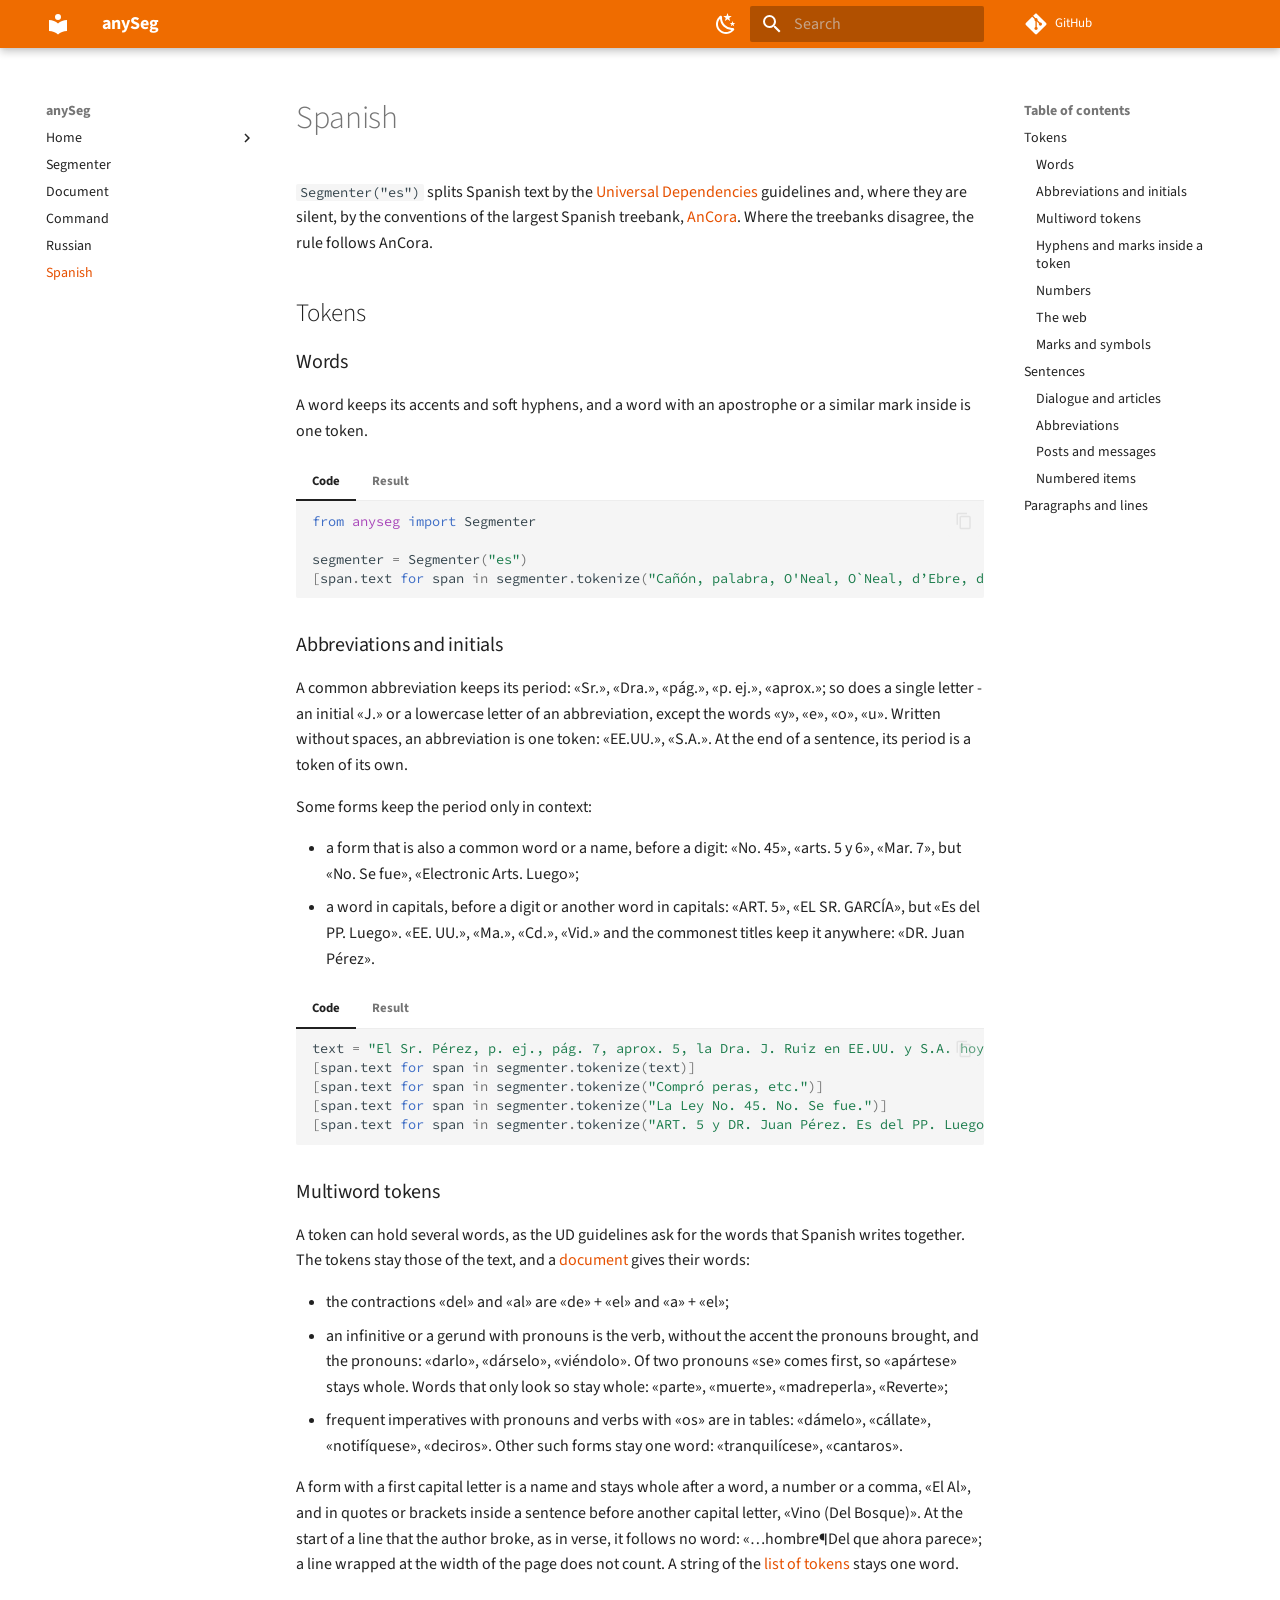
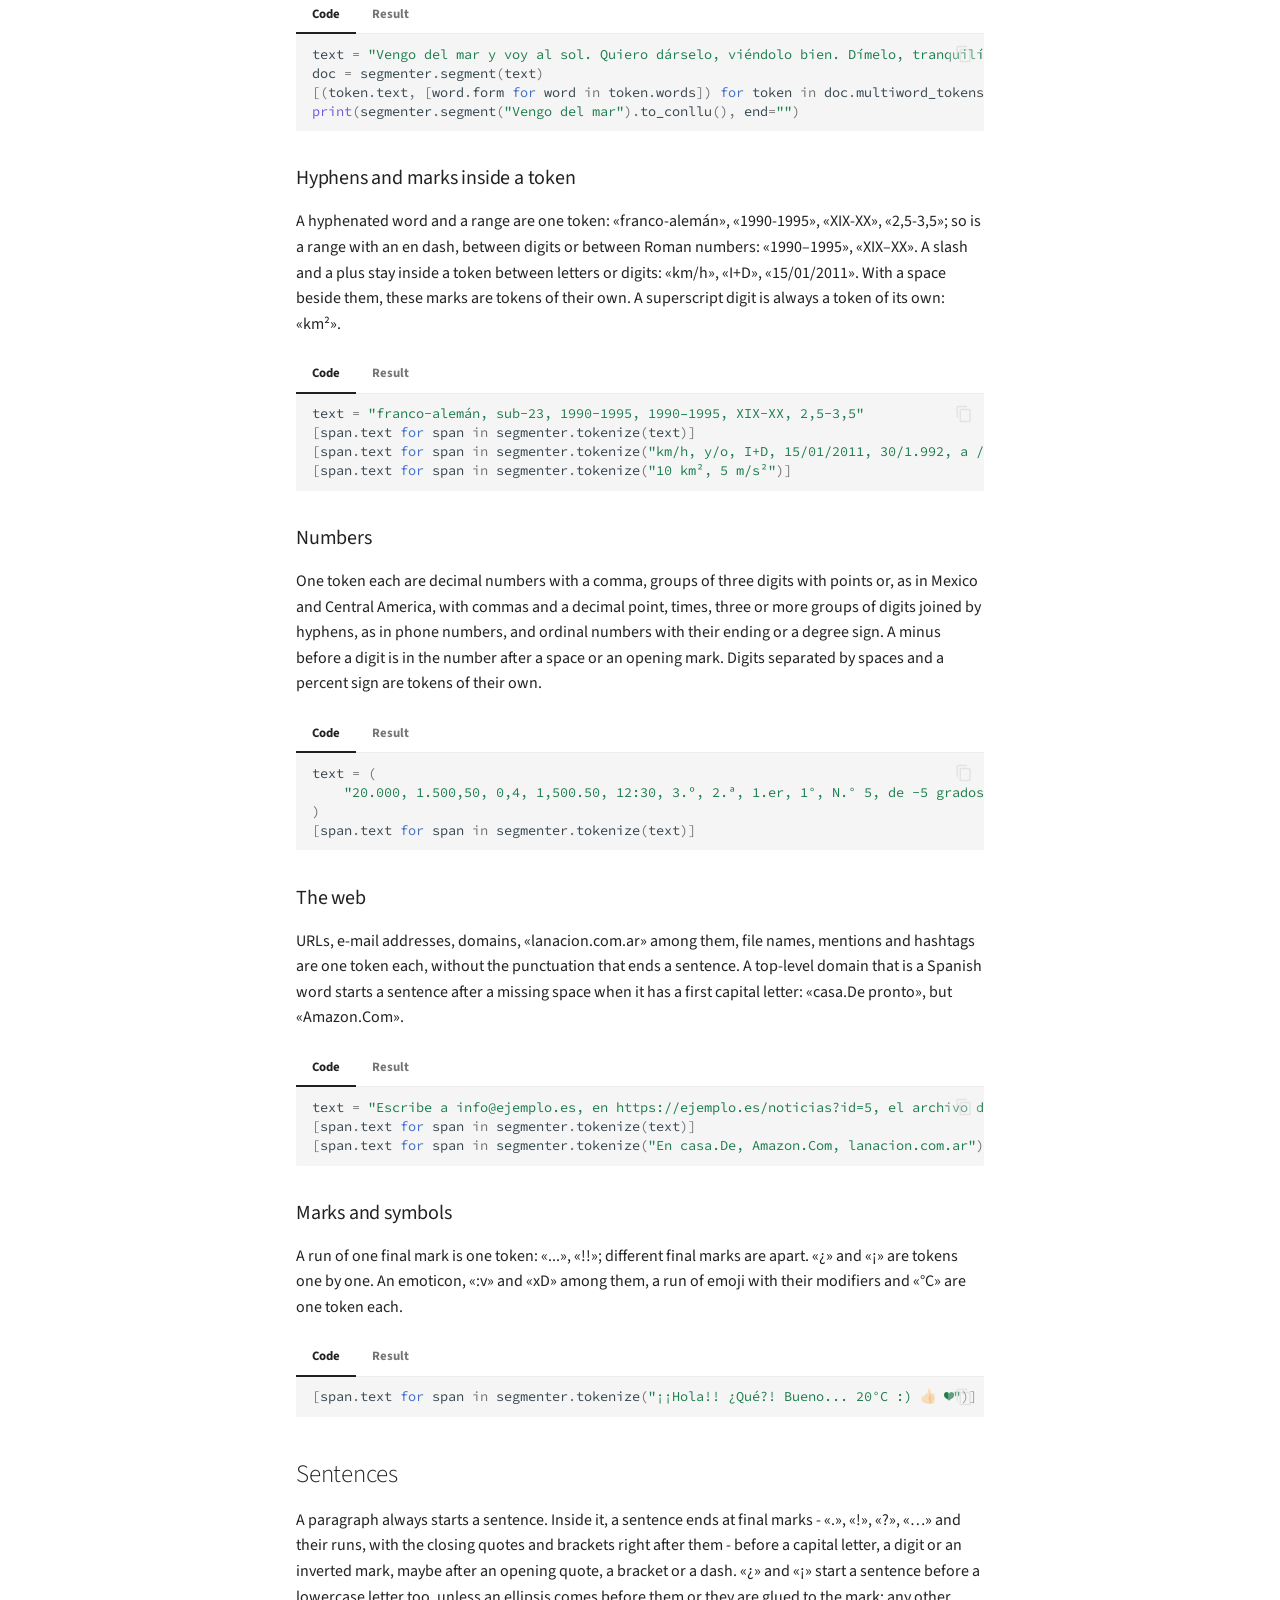
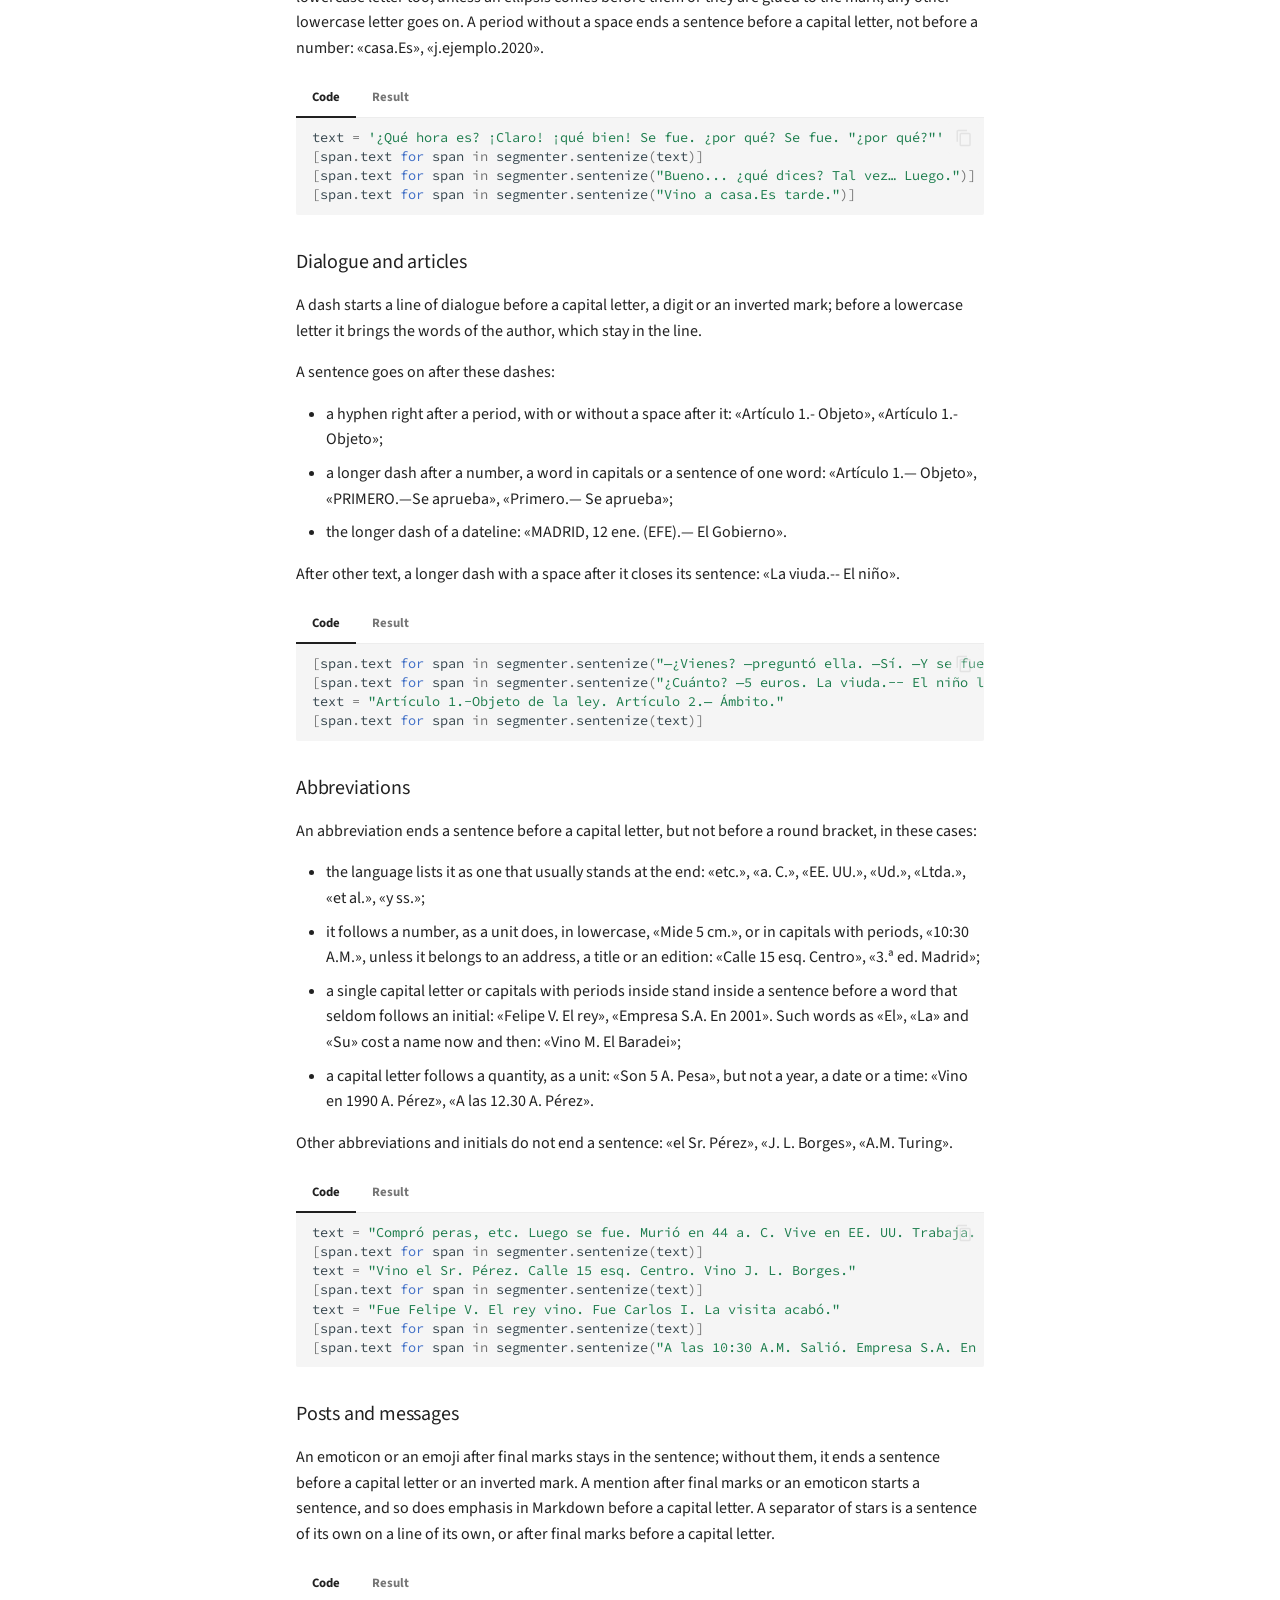
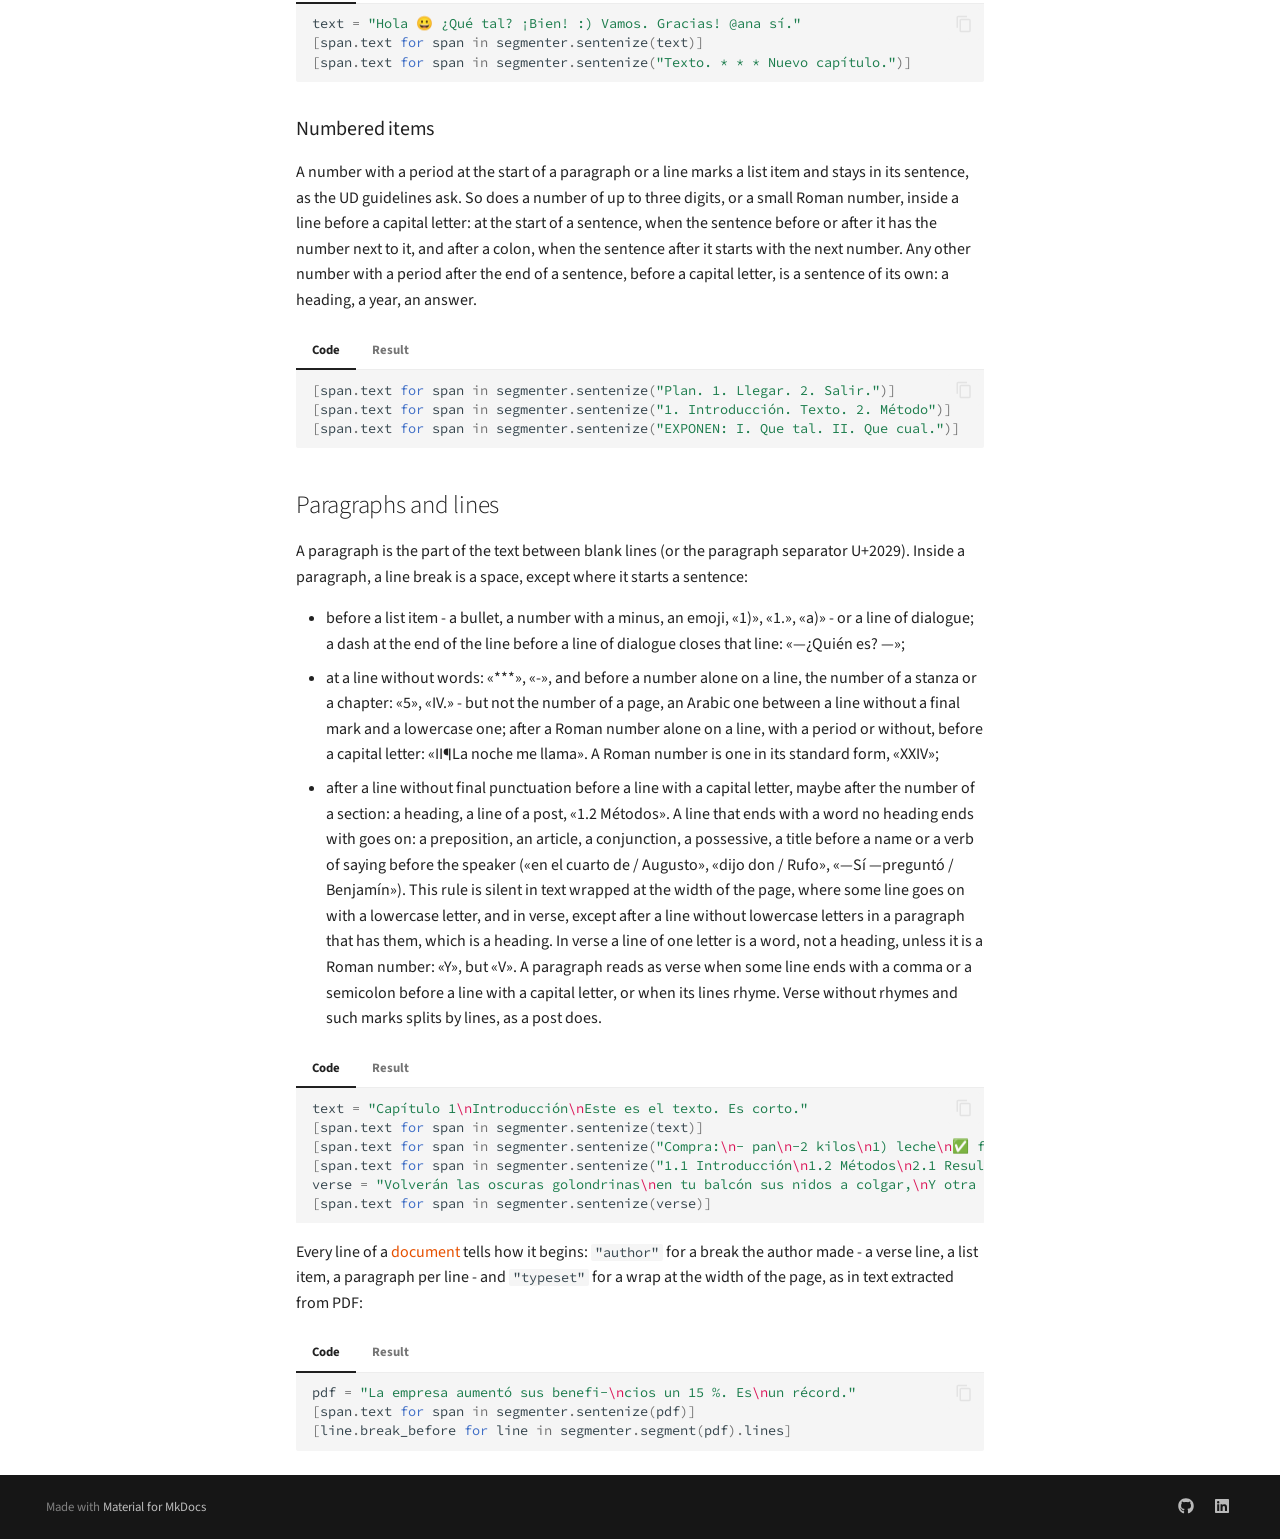
<file: spanish/index.html>
<!doctype html>
<html lang="en" class="no-js">
  <head>
    
      <meta charset="utf-8">
      <meta name="viewport" content="width=device-width,initial-scale=1">
      
        <meta name="description" content="Fast segmentation of text into tokens and sentences, written in Rust with a Python API">
      
      
      
        <link rel="canonical" href="https://sergeyshk.github.io/anySeg/spanish/">
      
      
        <link rel="prev" href="../russian/">
      
      
      
        
      
      
      <link rel="icon" href="../assets/images/favicon.png">
      <meta name="generator" content="mkdocs-1.6.1, mkdocs-material-9.8.0">
    
    
      
        <title>Spanish - anySeg</title>
      
    
    
      <link rel="stylesheet" href="../assets/stylesheets/main.57a0d79d.min.css">
      
        
        <link rel="stylesheet" href="../assets/stylesheets/palette.fb2fffe2.min.css">
      
      


    
    
      
    
    
      
        
        
        <link rel="preconnect" href="https://fonts.gstatic.com" crossorigin>
        <link rel="stylesheet" href="https://fonts.googleapis.com/css?family=Source+Sans+Pro:300,300i,400,400i,700,700i%7CSource+Code+Pro:400,400i,700,700i&display=fallback">
        <style>:root{--md-text-font:"Source Sans Pro";--md-code-font:"Source Code Pro"}</style>
      
    
    
      <link rel="stylesheet" href="../css/extra.css">
    
    <script>__md_scope=new URL("..",location),__md_hash=e=>[...e].reduce(((e,_)=>(e<<5)-e+_.charCodeAt(0)),0),__md_get=(e,_=localStorage,t=__md_scope)=>JSON.parse(_.getItem(t.pathname+"."+e)),__md_set=(e,_,t=localStorage,a=__md_scope)=>{try{t.setItem(a.pathname+"."+e,JSON.stringify(_))}catch(e){}}</script>
    
      

    
    
  </head>
  
  
    
    
      
    
    
    
    
    <body dir="ltr" data-md-color-scheme="default" data-md-color-primary="custom" data-md-color-accent="orange">
  
    
    <input class="md-toggle" data-md-toggle="drawer" type="checkbox" id="__drawer" autocomplete="off">
    <input class="md-toggle" data-md-toggle="search" type="checkbox" id="__search" autocomplete="off">
    <label class="md-overlay" for="__drawer"></label>
    <div data-md-component="skip">
      
        
        <a href="#spanish" class="md-skip">
          Skip to content
        </a>
      
    </div>
    <div data-md-component="announce">
      
    </div>
    
    
      

  

<header class="md-header md-header--shadow" data-md-component="header">
  <nav class="md-header__inner md-grid" aria-label="Header">
    <a href=".." title="anySeg" class="md-header__button md-logo" aria-label="anySeg" data-md-component="logo">
      
  
  <svg xmlns="http://www.w3.org/2000/svg" viewBox="0 0 24 24"><path d="M12 8a3 3 0 0 0 3-3 3 3 0 0 0-3-3 3 3 0 0 0-3 3 3 3 0 0 0 3 3m0 3.54C9.64 9.35 6.5 8 3 8v11c3.5 0 6.64 1.35 9 3.54 2.36-2.19 5.5-3.54 9-3.54V8c-3.5 0-6.64 1.35-9 3.54"/></svg>

    </a>
    <label class="md-header__button md-icon" for="__drawer">
      
      <svg xmlns="http://www.w3.org/2000/svg" viewBox="0 0 24 24"><path d="M3 6h18v2H3zm0 5h18v2H3zm0 5h18v2H3z"/></svg>
    </label>
    <div class="md-header__title" data-md-component="header-title">
      <div class="md-header__ellipsis">
        <div class="md-header__topic">
          <span class="md-ellipsis">
            anySeg
          </span>
        </div>
        <div class="md-header__topic" data-md-component="header-topic">
          <span class="md-ellipsis">
            
              Spanish
            
          </span>
        </div>
      </div>
    </div>
    
      
        <form class="md-header__option" data-md-component="palette">
  
    
    
    
    <input class="md-option" data-md-color-media="(prefers-color-scheme: light)" data-md-color-scheme="default" data-md-color-primary="custom" data-md-color-accent="orange"  aria-label="Dark theme"  type="radio" name="__palette" id="__palette_0">
    
      <label class="md-header__button md-icon" title="Dark theme" for="__palette_1" hidden>
        <svg xmlns="http://www.w3.org/2000/svg" viewBox="0 0 24 24"><path d="m17.75 4.09-2.53 1.94.91 3.06-2.63-1.81-2.63 1.81.91-3.06-2.53-1.94L12.44 4l1.06-3 1.06 3zm3.5 6.91-1.64 1.25.59 1.98-1.7-1.17-1.7 1.17.59-1.98L15.75 11l2.06-.05L18.5 9l.69 1.95zm-2.28 4.95c.83-.08 1.72 1.1 1.19 1.85-.32.45-.66.87-1.08 1.27C15.17 23 8.84 23 4.94 19.07c-3.91-3.9-3.91-10.24 0-14.14.4-.4.82-.76 1.27-1.08.75-.53 1.93.36 1.85 1.19-.27 2.86.69 5.83 2.89 8.02a9.96 9.96 0 0 0 8.02 2.89m-1.64 2.02a12.08 12.08 0 0 1-7.8-3.47c-2.17-2.19-3.33-5-3.49-7.82-2.81 3.14-2.7 7.96.31 10.98 3.02 3.01 7.84 3.12 10.98.31"/></svg>
      </label>
    
  
    
    
    
    <input class="md-option" data-md-color-media="(prefers-color-scheme: dark)" data-md-color-scheme="slate" data-md-color-primary="custom" data-md-color-accent="orange"  aria-label="Light theme"  type="radio" name="__palette" id="__palette_1">
    
      <label class="md-header__button md-icon" title="Light theme" for="__palette_0" hidden>
        <svg xmlns="http://www.w3.org/2000/svg" viewBox="0 0 24 24"><path d="M12 7a5 5 0 0 1 5 5 5 5 0 0 1-5 5 5 5 0 0 1-5-5 5 5 0 0 1 5-5m0 2a3 3 0 0 0-3 3 3 3 0 0 0 3 3 3 3 0 0 0 3-3 3 3 0 0 0-3-3m0-7 2.39 3.42C13.65 5.15 12.84 5 12 5s-1.65.15-2.39.42zM3.34 7l4.16-.35A7.2 7.2 0 0 0 5.94 8.5c-.44.74-.69 1.5-.83 2.29zm.02 10 1.76-3.77a7.131 7.131 0 0 0 2.38 4.14zM20.65 7l-1.77 3.79a7.02 7.02 0 0 0-2.38-4.15zm-.01 10-4.14.36c.59-.51 1.12-1.14 1.54-1.86.42-.73.69-1.5.83-2.29zM12 22l-2.41-3.44c.74.27 1.55.44 2.41.44.82 0 1.63-.17 2.37-.44z"/></svg>
      </label>
    
  
</form>
      
    
    
      <script>var palette=__md_get("__palette");if(palette&&palette.color){if("(prefers-color-scheme)"===palette.color.media){var media=matchMedia("(prefers-color-scheme: light)"),input=document.querySelector(media.matches?"[data-md-color-media='(prefers-color-scheme: light)']":"[data-md-color-media='(prefers-color-scheme: dark)']");palette.color.media=input.getAttribute("data-md-color-media"),palette.color.scheme=input.getAttribute("data-md-color-scheme"),palette.color.primary=input.getAttribute("data-md-color-primary"),palette.color.accent=input.getAttribute("data-md-color-accent")}for(var[key,value]of Object.entries(palette.color))document.body.setAttribute("data-md-color-"+key,value)}</script>
    
    
    
      
      
        <label class="md-header__button md-icon" for="__search">
          
          <svg xmlns="http://www.w3.org/2000/svg" viewBox="0 0 24 24"><path d="M9.5 3A6.5 6.5 0 0 1 16 9.5c0 1.61-.59 3.09-1.56 4.23l.27.27h.79l5 5-1.5 1.5-5-5v-.79l-.27-.27A6.52 6.52 0 0 1 9.5 16 6.5 6.5 0 0 1 3 9.5 6.5 6.5 0 0 1 9.5 3m0 2C7 5 5 7 5 9.5S7 14 9.5 14 14 12 14 9.5 12 5 9.5 5"/></svg>
        </label>
        <div class="md-search" data-md-component="search" role="dialog">
  <label class="md-search__overlay" for="__search"></label>
  <div class="md-search__inner" role="search">
    <form class="md-search__form" name="search">
      <input type="text" class="md-search__input" name="query" aria-label="Search" placeholder="Search" autocapitalize="off" autocorrect="off" autocomplete="off" spellcheck="false" data-md-component="search-query" required>
      <label class="md-search__icon md-icon" for="__search">
        
        <svg xmlns="http://www.w3.org/2000/svg" viewBox="0 0 24 24"><path d="M9.5 3A6.5 6.5 0 0 1 16 9.5c0 1.61-.59 3.09-1.56 4.23l.27.27h.79l5 5-1.5 1.5-5-5v-.79l-.27-.27A6.52 6.52 0 0 1 9.5 16 6.5 6.5 0 0 1 3 9.5 6.5 6.5 0 0 1 9.5 3m0 2C7 5 5 7 5 9.5S7 14 9.5 14 14 12 14 9.5 12 5 9.5 5"/></svg>
        
        <svg xmlns="http://www.w3.org/2000/svg" viewBox="0 0 24 24"><path d="M20 11v2H8l5.5 5.5-1.42 1.42L4.16 12l7.92-7.92L13.5 5.5 8 11z"/></svg>
      </label>
      <nav class="md-search__options" aria-label="Search">
        
        <button type="reset" class="md-search__icon md-icon" title="Clear" aria-label="Clear" tabindex="-1">
          
          <svg xmlns="http://www.w3.org/2000/svg" viewBox="0 0 24 24"><path d="M19 6.41 17.59 5 12 10.59 6.41 5 5 6.41 10.59 12 5 17.59 6.41 19 12 13.41 17.59 19 19 17.59 13.41 12z"/></svg>
        </button>
      </nav>
      
        <div class="md-search__suggest" data-md-component="search-suggest"></div>
      
    </form>
    <div class="md-search__output">
      <div class="md-search__scrollwrap" tabindex="0" data-md-scrollfix>
        <div class="md-search-result" data-md-component="search-result">
          <div class="md-search-result__meta">
            Initializing search
          </div>
          <ol class="md-search-result__list" role="presentation"></ol>
        </div>
      </div>
    </div>
  </div>
</div>
      
    
    
      <div class="md-header__source">
        <a href="https://github.com/SergeyShk/anySeg" title="Go to repository" class="md-source" data-md-component="source">
  <div class="md-source__icon md-icon">
    
    <svg xmlns="http://www.w3.org/2000/svg" viewBox="0 0 448 512"><!--! Font Awesome Free 7.1.0 by @fontawesome - https://fontawesome.com License - https://fontawesome.com/license/free (Icons: CC BY 4.0, Fonts: SIL OFL 1.1, Code: MIT License) Copyright 2025 Fonticons, Inc.--><path d="M439.6 236.1 244 40.5c-5.4-5.5-12.8-8.5-20.4-8.5s-15 3-20.4 8.4L162.5 81l51.5 51.5c27.1-9.1 52.7 16.8 43.4 43.7l49.7 49.7c34.2-11.8 61.2 31 35.5 56.7-26.5 26.5-70.2-2.9-56-37.3L240.3 199v121.9c25.3 12.5 22.3 41.8 9.1 55-6.4 6.4-15.2 10.1-24.3 10.1s-17.8-3.6-24.3-10.1c-17.6-17.6-11.1-46.9 11.2-56v-123c-20.8-8.5-24.6-30.7-18.6-45L142.6 101 8.5 235.1C3 240.6 0 247.9 0 255.5s3 15 8.5 20.4l195.6 195.7c5.4 5.4 12.7 8.4 20.4 8.4s15-3 20.4-8.4l194.7-194.7c5.4-5.4 8.4-12.8 8.4-20.4s-3-15-8.4-20.4"/></svg>
  </div>
  <div class="md-source__repository">
    GitHub
  </div>
</a>
      </div>
    
  </nav>
  
</header>
    
    <div class="md-container" data-md-component="container">
      
      
        
          
        
      
      <main class="md-main" data-md-component="main">
        <div class="md-main__inner md-grid">
          
            
              
              <div class="md-sidebar md-sidebar--primary" data-md-component="sidebar" data-md-type="navigation" >
                <div class="md-sidebar__scrollwrap">
                  <div class="md-sidebar__inner">
                    



<nav class="md-nav md-nav--primary" aria-label="Navigation" data-md-level="0">
  <label class="md-nav__title" for="__drawer">
    <a href=".." title="anySeg" class="md-nav__button md-logo" aria-label="anySeg" data-md-component="logo">
      
  
  <svg xmlns="http://www.w3.org/2000/svg" viewBox="0 0 24 24"><path d="M12 8a3 3 0 0 0 3-3 3 3 0 0 0-3-3 3 3 0 0 0-3 3 3 3 0 0 0 3 3m0 3.54C9.64 9.35 6.5 8 3 8v11c3.5 0 6.64 1.35 9 3.54 2.36-2.19 5.5-3.54 9-3.54V8c-3.5 0-6.64 1.35-9 3.54"/></svg>

    </a>
    anySeg
  </label>
  
    <div class="md-nav__source">
      <a href="https://github.com/SergeyShk/anySeg" title="Go to repository" class="md-source" data-md-component="source">
  <div class="md-source__icon md-icon">
    
    <svg xmlns="http://www.w3.org/2000/svg" viewBox="0 0 448 512"><!--! Font Awesome Free 7.1.0 by @fontawesome - https://fontawesome.com License - https://fontawesome.com/license/free (Icons: CC BY 4.0, Fonts: SIL OFL 1.1, Code: MIT License) Copyright 2025 Fonticons, Inc.--><path d="M439.6 236.1 244 40.5c-5.4-5.5-12.8-8.5-20.4-8.5s-15 3-20.4 8.4L162.5 81l51.5 51.5c27.1-9.1 52.7 16.8 43.4 43.7l49.7 49.7c34.2-11.8 61.2 31 35.5 56.7-26.5 26.5-70.2-2.9-56-37.3L240.3 199v121.9c25.3 12.5 22.3 41.8 9.1 55-6.4 6.4-15.2 10.1-24.3 10.1s-17.8-3.6-24.3-10.1c-17.6-17.6-11.1-46.9 11.2-56v-123c-20.8-8.5-24.6-30.7-18.6-45L142.6 101 8.5 235.1C3 240.6 0 247.9 0 255.5s3 15 8.5 20.4l195.6 195.7c5.4 5.4 12.7 8.4 20.4 8.4s15-3 20.4-8.4l194.7-194.7c5.4-5.4 8.4-12.8 8.4-20.4s-3-15-8.4-20.4"/></svg>
  </div>
  <div class="md-source__repository">
    GitHub
  </div>
</a>
    </div>
  
  <ul class="md-nav__list" data-md-scrollfix>
    
      
      
  
  
  
  
    
    
    
    
    
    <li class="md-nav__item md-nav__item--nested">
      
        
        
        <input class="md-nav__toggle md-toggle " type="checkbox" id="__nav_1" >
        
          
          <label class="md-nav__link" for="__nav_1" id="__nav_1_label" tabindex="0">
            
  
  
  <span class="md-ellipsis">
    
  
    Home
  

    
  </span>
  
  

            <span class="md-nav__icon md-icon"></span>
          </label>
        
        <nav class="md-nav" data-md-level="1" aria-labelledby="__nav_1_label" aria-expanded="false">
          <label class="md-nav__title" for="__nav_1">
            <span class="md-nav__icon md-icon"></span>
            
  
    Home
  

          </label>
          <ul class="md-nav__list" data-md-scrollfix>
            
              
                
  
  
  
  
    <li class="md-nav__item">
      <a href=".." class="md-nav__link">
        
  
  
  <span class="md-ellipsis">
    
  
    About
  

    
  </span>
  
  

      </a>
    </li>
  

              
            
              
                
  
  
  
  
    <li class="md-nav__item">
      <a href="../installation/" class="md-nav__link">
        
  
  
  <span class="md-ellipsis">
    
  
    Installation
  

    
  </span>
  
  

      </a>
    </li>
  

              
            
              
                
  
  
  
  
    <li class="md-nav__item">
      <a href="../comparison/" class="md-nav__link">
        
  
  
  <span class="md-ellipsis">
    
  
    Comparison
  

    
  </span>
  
  

      </a>
    </li>
  

              
            
              
                
  
  
  
  
    <li class="md-nav__item">
      <a href="../authors/" class="md-nav__link">
        
  
  
  <span class="md-ellipsis">
    
  
    Authors
  

    
  </span>
  
  

      </a>
    </li>
  

              
            
          </ul>
        </nav>
      
    </li>
  

    
      
      
  
  
  
  
    <li class="md-nav__item">
      <a href="../segmenter/" class="md-nav__link">
        
  
  
  <span class="md-ellipsis">
    
  
    Segmenter
  

    
  </span>
  
  

      </a>
    </li>
  

    
      
      
  
  
  
  
    <li class="md-nav__item">
      <a href="../document/" class="md-nav__link">
        
  
  
  <span class="md-ellipsis">
    
  
    Document
  

    
  </span>
  
  

      </a>
    </li>
  

    
      
      
  
  
  
  
    <li class="md-nav__item">
      <a href="../cli/" class="md-nav__link">
        
  
  
  <span class="md-ellipsis">
    
  
    Command
  

    
  </span>
  
  

      </a>
    </li>
  

    
      
      
  
  
  
  
    <li class="md-nav__item">
      <a href="../russian/" class="md-nav__link">
        
  
  
  <span class="md-ellipsis">
    
  
    Russian
  

    
  </span>
  
  

      </a>
    </li>
  

    
      
      
  
  
    
  
  
  
    <li class="md-nav__item md-nav__item--active">
      
      <input class="md-nav__toggle md-toggle" type="checkbox" id="__toc">
      
      
        
      
      
        <label class="md-nav__link md-nav__link--active" for="__toc">
          
  
  
  <span class="md-ellipsis">
    
  
    Spanish
  

    
  </span>
  
  

          <span class="md-nav__icon md-icon"></span>
        </label>
      
      <a href="./" class="md-nav__link md-nav__link--active">
        
  
  
  <span class="md-ellipsis">
    
  
    Spanish
  

    
  </span>
  
  

      </a>
      
        

<nav class="md-nav md-nav--secondary" aria-label="Table of contents">
  
  
  
    
  
  
    <label class="md-nav__title" for="__toc">
      <span class="md-nav__icon md-icon"></span>
      Table of contents
    </label>
    <ul class="md-nav__list" data-md-component="toc" data-md-scrollfix>
      
        <li class="md-nav__item">
  <a href="#tokens" class="md-nav__link">
    <span class="md-ellipsis">
      
        Tokens
      
    </span>
  </a>
  
    <nav class="md-nav" aria-label="Tokens">
      <ul class="md-nav__list">
        
          <li class="md-nav__item">
  <a href="#words" class="md-nav__link">
    <span class="md-ellipsis">
      
        Words
      
    </span>
  </a>
  
</li>
        
          <li class="md-nav__item">
  <a href="#abbreviations" class="md-nav__link">
    <span class="md-ellipsis">
      
        Abbreviations and initials
      
    </span>
  </a>
  
</li>
        
          <li class="md-nav__item">
  <a href="#multiword" class="md-nav__link">
    <span class="md-ellipsis">
      
        Multiword tokens
      
    </span>
  </a>
  
</li>
        
          <li class="md-nav__item">
  <a href="#hyphens" class="md-nav__link">
    <span class="md-ellipsis">
      
        Hyphens and marks inside a token
      
    </span>
  </a>
  
</li>
        
          <li class="md-nav__item">
  <a href="#numbers" class="md-nav__link">
    <span class="md-ellipsis">
      
        Numbers
      
    </span>
  </a>
  
</li>
        
          <li class="md-nav__item">
  <a href="#the-web" class="md-nav__link">
    <span class="md-ellipsis">
      
        The web
      
    </span>
  </a>
  
</li>
        
          <li class="md-nav__item">
  <a href="#marks-and-symbols" class="md-nav__link">
    <span class="md-ellipsis">
      
        Marks and symbols
      
    </span>
  </a>
  
</li>
        
      </ul>
    </nav>
  
</li>
      
        <li class="md-nav__item">
  <a href="#sentences" class="md-nav__link">
    <span class="md-ellipsis">
      
        Sentences
      
    </span>
  </a>
  
    <nav class="md-nav" aria-label="Sentences">
      <ul class="md-nav__list">
        
          <li class="md-nav__item">
  <a href="#dialogue" class="md-nav__link">
    <span class="md-ellipsis">
      
        Dialogue and articles
      
    </span>
  </a>
  
</li>
        
          <li class="md-nav__item">
  <a href="#sentence-abbreviations" class="md-nav__link">
    <span class="md-ellipsis">
      
        Abbreviations
      
    </span>
  </a>
  
</li>
        
          <li class="md-nav__item">
  <a href="#posts-and-messages" class="md-nav__link">
    <span class="md-ellipsis">
      
        Posts and messages
      
    </span>
  </a>
  
</li>
        
          <li class="md-nav__item">
  <a href="#numbered-items" class="md-nav__link">
    <span class="md-ellipsis">
      
        Numbered items
      
    </span>
  </a>
  
</li>
        
      </ul>
    </nav>
  
</li>
      
        <li class="md-nav__item">
  <a href="#lines" class="md-nav__link">
    <span class="md-ellipsis">
      
        Paragraphs and lines
      
    </span>
  </a>
  
</li>
      
    </ul>
  
</nav>
      
    </li>
  

    
  </ul>
</nav>
                  </div>
                </div>
              </div>
            
            
              
              <div class="md-sidebar md-sidebar--secondary" data-md-component="sidebar" data-md-type="toc" >
                <div class="md-sidebar__scrollwrap">
                  <div class="md-sidebar__inner">
                    

<nav class="md-nav md-nav--secondary" aria-label="Table of contents">
  
  
  
    
  
  
    <label class="md-nav__title" for="__toc">
      <span class="md-nav__icon md-icon"></span>
      Table of contents
    </label>
    <ul class="md-nav__list" data-md-component="toc" data-md-scrollfix>
      
        <li class="md-nav__item">
  <a href="#tokens" class="md-nav__link">
    <span class="md-ellipsis">
      
        Tokens
      
    </span>
  </a>
  
    <nav class="md-nav" aria-label="Tokens">
      <ul class="md-nav__list">
        
          <li class="md-nav__item">
  <a href="#words" class="md-nav__link">
    <span class="md-ellipsis">
      
        Words
      
    </span>
  </a>
  
</li>
        
          <li class="md-nav__item">
  <a href="#abbreviations" class="md-nav__link">
    <span class="md-ellipsis">
      
        Abbreviations and initials
      
    </span>
  </a>
  
</li>
        
          <li class="md-nav__item">
  <a href="#multiword" class="md-nav__link">
    <span class="md-ellipsis">
      
        Multiword tokens
      
    </span>
  </a>
  
</li>
        
          <li class="md-nav__item">
  <a href="#hyphens" class="md-nav__link">
    <span class="md-ellipsis">
      
        Hyphens and marks inside a token
      
    </span>
  </a>
  
</li>
        
          <li class="md-nav__item">
  <a href="#numbers" class="md-nav__link">
    <span class="md-ellipsis">
      
        Numbers
      
    </span>
  </a>
  
</li>
        
          <li class="md-nav__item">
  <a href="#the-web" class="md-nav__link">
    <span class="md-ellipsis">
      
        The web
      
    </span>
  </a>
  
</li>
        
          <li class="md-nav__item">
  <a href="#marks-and-symbols" class="md-nav__link">
    <span class="md-ellipsis">
      
        Marks and symbols
      
    </span>
  </a>
  
</li>
        
      </ul>
    </nav>
  
</li>
      
        <li class="md-nav__item">
  <a href="#sentences" class="md-nav__link">
    <span class="md-ellipsis">
      
        Sentences
      
    </span>
  </a>
  
    <nav class="md-nav" aria-label="Sentences">
      <ul class="md-nav__list">
        
          <li class="md-nav__item">
  <a href="#dialogue" class="md-nav__link">
    <span class="md-ellipsis">
      
        Dialogue and articles
      
    </span>
  </a>
  
</li>
        
          <li class="md-nav__item">
  <a href="#sentence-abbreviations" class="md-nav__link">
    <span class="md-ellipsis">
      
        Abbreviations
      
    </span>
  </a>
  
</li>
        
          <li class="md-nav__item">
  <a href="#posts-and-messages" class="md-nav__link">
    <span class="md-ellipsis">
      
        Posts and messages
      
    </span>
  </a>
  
</li>
        
          <li class="md-nav__item">
  <a href="#numbered-items" class="md-nav__link">
    <span class="md-ellipsis">
      
        Numbered items
      
    </span>
  </a>
  
</li>
        
      </ul>
    </nav>
  
</li>
      
        <li class="md-nav__item">
  <a href="#lines" class="md-nav__link">
    <span class="md-ellipsis">
      
        Paragraphs and lines
      
    </span>
  </a>
  
</li>
      
    </ul>
  
</nav>
                  </div>
                </div>
              </div>
            
          
          
            <div class="md-content" data-md-component="content">
              
              <article class="md-content__inner md-typeset">
                
                  


  
  


<h1 id="spanish">Spanish<a class="headerlink" href="#spanish" title="Permanent link">&para;</a></h1>
<p><code>Segmenter("es")</code> splits Spanish text by the <a href="https://universaldependencies.org/">Universal Dependencies</a> guidelines and, where they are silent, by the conventions of the largest Spanish treebank, <a href="https://github.com/UniversalDependencies/UD_Spanish-AnCora">AnCora</a>. Where the treebanks disagree, the rule follows AnCora.</p>
<h2 id="tokens">Tokens<a class="headerlink" href="#tokens" title="Permanent link">&para;</a></h2>
<h3 id="words">Words<a class="headerlink" href="#words" title="Permanent link">&para;</a></h3>
<p>A word keeps its accents and soft hyphens, and a word with an apostrophe or a similar mark inside is one token.</p>
<div class="tabbed-set tabbed-alternate" data-tabs="1:2"><input checked="checked" id="__tabbed_1_1" name="__tabbed_1" type="radio" /><input id="__tabbed_1_2" name="__tabbed_1" type="radio" /><div class="tabbed-labels"><label for="__tabbed_1_1">Code</label><label for="__tabbed_1_2">Result</label></div>
<div class="tabbed-content">
<div class="tabbed-block">
<div class="highlight"><pre><span></span><code><span class="kn">from</span><span class="w"> </span><span class="nn">anyseg</span><span class="w"> </span><span class="kn">import</span> <span class="n">Segmenter</span>

<span class="n">segmenter</span> <span class="o">=</span> <span class="n">Segmenter</span><span class="p">(</span><span class="s2">"es"</span><span class="p">)</span>
<span class="p">[</span><span class="n">span</span><span class="o">.</span><span class="n">text</span> <span class="k">for</span> <span class="n">span</span> <span class="ow">in</span> <span class="n">segmenter</span><span class="o">.</span><span class="n">tokenize</span><span class="p">(</span><span class="s2">"Cañón, pa­labra, O'Neal, O`Neal, d’Ebre, d´Ebre"</span><span class="p">)]</span>
</code></pre></div>
</div>
<div class="tabbed-block">
<div class="highlight"><pre><span></span><code>['Cañón', ',', 'pa\xadlabra', ',', "O'Neal", ',', 'O`Neal', ',', 'd’Ebre', ',', 'd´Ebre']
</code></pre></div>
</div>
</div>
</div>
<h3 id="abbreviations">Abbreviations and initials<a class="headerlink" href="#abbreviations" title="Permanent link">&para;</a></h3>
<p>A common abbreviation keeps its period: «Sr.», «Dra.», «pág.», «p. ej.», «aprox.»; so does a single letter - an initial «J.» or a lowercase letter of an abbreviation, except the words «y», «e», «o», «u». Written without spaces, an abbreviation is one token: «EE.UU.», «S.A.». At the end of a sentence, its period is a token of its own.</p>
<p>Some forms keep the period only in context:</p>
<ul>
<li>a form that is also a common word or a name, before a digit: «No. 45», «arts. 5 y 6», «Mar. 7», but «No. Se fue», «Electronic Arts. Luego»;</li>
<li>a word in capitals, before a digit or another word in capitals: «ART. 5», «EL SR. GARCÍA», but «Es del PP. Luego». «EE. UU.», «Ma.», «Cd.», «Vid.» and the commonest titles keep it anywhere: «DR. Juan Pérez».</li>
</ul>
<div class="tabbed-set tabbed-alternate" data-tabs="2:2"><input checked="checked" id="__tabbed_2_1" name="__tabbed_2" type="radio" /><input id="__tabbed_2_2" name="__tabbed_2" type="radio" /><div class="tabbed-labels"><label for="__tabbed_2_1">Code</label><label for="__tabbed_2_2">Result</label></div>
<div class="tabbed-content">
<div class="tabbed-block">
<div class="highlight"><pre><span></span><code><span class="n">text</span> <span class="o">=</span> <span class="s2">"El Sr. Pérez, p. ej., pág. 7, aprox. 5, la Dra. J. Ruiz en EE.UU. y S.A. hoy"</span>
<span class="p">[</span><span class="n">span</span><span class="o">.</span><span class="n">text</span> <span class="k">for</span> <span class="n">span</span> <span class="ow">in</span> <span class="n">segmenter</span><span class="o">.</span><span class="n">tokenize</span><span class="p">(</span><span class="n">text</span><span class="p">)]</span>
<span class="p">[</span><span class="n">span</span><span class="o">.</span><span class="n">text</span> <span class="k">for</span> <span class="n">span</span> <span class="ow">in</span> <span class="n">segmenter</span><span class="o">.</span><span class="n">tokenize</span><span class="p">(</span><span class="s2">"Compró peras, etc."</span><span class="p">)]</span>
<span class="p">[</span><span class="n">span</span><span class="o">.</span><span class="n">text</span> <span class="k">for</span> <span class="n">span</span> <span class="ow">in</span> <span class="n">segmenter</span><span class="o">.</span><span class="n">tokenize</span><span class="p">(</span><span class="s2">"La Ley No. 45. No. Se fue."</span><span class="p">)]</span>
<span class="p">[</span><span class="n">span</span><span class="o">.</span><span class="n">text</span> <span class="k">for</span> <span class="n">span</span> <span class="ow">in</span> <span class="n">segmenter</span><span class="o">.</span><span class="n">tokenize</span><span class="p">(</span><span class="s2">"ART. 5 y DR. Juan Pérez. Es del PP. Luego"</span><span class="p">)]</span>
</code></pre></div>
</div>
<div class="tabbed-block">
<div class="highlight"><pre><span></span><code>['El', 'Sr.', 'Pérez', ',', 'p.', 'ej.', ',', 'pág.', '7', ',', 'aprox.', '5', ',', 'la', 'Dra.', 'J.', 'Ruiz', 'en', 'EE.UU.', 'y', 'S.A.', 'hoy']
['Compró', 'peras', ',', 'etc', '.']
['La', 'Ley', 'No.', '45', '.', 'No', '.', 'Se', 'fue', '.']
['ART.', '5', 'y', 'DR.', 'Juan', 'Pérez', '.', 'Es', 'del', 'PP', '.', 'Luego']
</code></pre></div>
</div>
</div>
</div>
<h3 id="multiword">Multiword tokens<a class="headerlink" href="#multiword" title="Permanent link">&para;</a></h3>
<p>A token can hold several words, as the UD guidelines ask for the words that Spanish writes together. The tokens stay those of the text, and a <a href="../document/#word">document</a> gives their words:</p>
<ul>
<li>the contractions «del» and «al» are «de» + «el» and «a» + «el»;</li>
<li>an infinitive or a gerund with pronouns is the verb, without the accent the pronouns brought, and the pronouns: «darlo», «dárselo», «viéndolo». Of two pronouns «se» comes first, so «apártese» stays whole. Words that only look so stay whole: «parte», «muerte», «madreperla», «Reverte»;</li>
<li>frequent imperatives with pronouns and verbs with «os» are in tables: «dámelo», «cállate», «notifíquese», «deciros». Other such forms stay one word: «tranquilícese», «cantaros».</li>
</ul>
<p>A form with a first capital letter is a name and stays whole after a word, a number or a comma, «El Al», and in quotes or brackets inside a sentence before another capital letter, «Vino (Del Bosque)». At the start of a line that the author broke, as in verse, it follows no word: «…hombre¶Del que ahora parece»; a line wrapped at the width of the page does not count. A string of the <a href="../segmenter/#lists">list of tokens</a> stays one word.</p>
<div class="tabbed-set tabbed-alternate" data-tabs="3:2"><input checked="checked" id="__tabbed_3_1" name="__tabbed_3" type="radio" /><input id="__tabbed_3_2" name="__tabbed_3" type="radio" /><div class="tabbed-labels"><label for="__tabbed_3_1">Code</label><label for="__tabbed_3_2">Result</label></div>
<div class="tabbed-content">
<div class="tabbed-block">
<div class="highlight"><pre><span></span><code><span class="n">text</span> <span class="o">=</span> <span class="s2">"Vengo del mar y voy al sol. Quiero dárselo, viéndolo bien. Dímelo, tranquilícese, es parte de El Al."</span>
<span class="n">doc</span> <span class="o">=</span> <span class="n">segmenter</span><span class="o">.</span><span class="n">segment</span><span class="p">(</span><span class="n">text</span><span class="p">)</span>
<span class="p">[(</span><span class="n">token</span><span class="o">.</span><span class="n">text</span><span class="p">,</span> <span class="p">[</span><span class="n">word</span><span class="o">.</span><span class="n">form</span> <span class="k">for</span> <span class="n">word</span> <span class="ow">in</span> <span class="n">token</span><span class="o">.</span><span class="n">words</span><span class="p">])</span> <span class="k">for</span> <span class="n">token</span> <span class="ow">in</span> <span class="n">doc</span><span class="o">.</span><span class="n">multiword_tokens</span><span class="p">]</span>
<span class="nb">print</span><span class="p">(</span><span class="n">segmenter</span><span class="o">.</span><span class="n">segment</span><span class="p">(</span><span class="s2">"Vengo del mar"</span><span class="p">)</span><span class="o">.</span><span class="n">to_conllu</span><span class="p">(),</span> <span class="n">end</span><span class="o">=</span><span class="s2">""</span><span class="p">)</span>
</code></pre></div>
</div>
<div class="tabbed-block">
<div class="highlight"><pre><span></span><code>[('del', ['de', 'el']), ('al', ['a', 'el']), ('dárselo', ['dar', 'se', 'lo']), ('viéndolo', ['viendo', 'lo']), ('Dímelo', ['Di', 'me', 'lo'])]
# newdoc
# newpar
# sent_id = 1
# text = Vengo del mar
1   Vengo   _   _   _   _   _   _   _   _
2-3 del _   _   _   _   _   _   _   _
2   de  _   _   _   _   _   _   _   _
3   el  _   _   _   _   _   _   _   _
4   mar _   _   _   _   _   _   _   _
</code></pre></div>
</div>
</div>
</div>
<h3 id="hyphens">Hyphens and marks inside a token<a class="headerlink" href="#hyphens" title="Permanent link">&para;</a></h3>
<p>A hyphenated word and a range are one token: «franco-alemán», «1990-1995», «XIX-XX», «2,5-3,5»; so is a range with an en dash, between digits or between Roman numbers: «1990–1995», «XIX–XX». A slash and a plus stay inside a token between letters or digits: «km/h», «I+D», «15/01/2011». With a space beside them, these marks are tokens of their own. A superscript digit is always a token of its own: «km²».</p>
<div class="tabbed-set tabbed-alternate" data-tabs="4:2"><input checked="checked" id="__tabbed_4_1" name="__tabbed_4" type="radio" /><input id="__tabbed_4_2" name="__tabbed_4" type="radio" /><div class="tabbed-labels"><label for="__tabbed_4_1">Code</label><label for="__tabbed_4_2">Result</label></div>
<div class="tabbed-content">
<div class="tabbed-block">
<div class="highlight"><pre><span></span><code><span class="n">text</span> <span class="o">=</span> <span class="s2">"franco-alemán, sub-23, 1990-1995, 1990–1995, XIX-XX, 2,5-3,5"</span>
<span class="p">[</span><span class="n">span</span><span class="o">.</span><span class="n">text</span> <span class="k">for</span> <span class="n">span</span> <span class="ow">in</span> <span class="n">segmenter</span><span class="o">.</span><span class="n">tokenize</span><span class="p">(</span><span class="n">text</span><span class="p">)]</span>
<span class="p">[</span><span class="n">span</span><span class="o">.</span><span class="n">text</span> <span class="k">for</span> <span class="n">span</span> <span class="ow">in</span> <span class="n">segmenter</span><span class="o">.</span><span class="n">tokenize</span><span class="p">(</span><span class="s2">"km/h, y/o, I+D, 15/01/2011, 30/1.992, a / b"</span><span class="p">)]</span>
<span class="p">[</span><span class="n">span</span><span class="o">.</span><span class="n">text</span> <span class="k">for</span> <span class="n">span</span> <span class="ow">in</span> <span class="n">segmenter</span><span class="o">.</span><span class="n">tokenize</span><span class="p">(</span><span class="s2">"10 km², 5 m/s²"</span><span class="p">)]</span>
</code></pre></div>
</div>
<div class="tabbed-block">
<div class="highlight"><pre><span></span><code>['franco-alemán', ',', 'sub-23', ',', '1990-1995', ',', '1990–1995', ',', 'XIX-XX', ',', '2,5-3,5']
['km/h', ',', 'y/o', ',', 'I+D', ',', '15/01/2011', ',', '30/1.992', ',', 'a', '/', 'b']
['10', 'km', '²', ',', '5', 'm/s', '²']
</code></pre></div>
</div>
</div>
</div>
<h3 id="numbers">Numbers<a class="headerlink" href="#numbers" title="Permanent link">&para;</a></h3>
<p>One token each are decimal numbers with a comma, groups of three digits with points or, as in Mexico and Central America, with commas and a decimal point, times, three or more groups of digits joined by hyphens, as in phone numbers, and ordinal numbers with their ending or a degree sign. A minus before a digit is in the number after a space or an opening mark. Digits separated by spaces and a percent sign are tokens of their own.</p>
<div class="tabbed-set tabbed-alternate" data-tabs="5:2"><input checked="checked" id="__tabbed_5_1" name="__tabbed_5" type="radio" /><input id="__tabbed_5_2" name="__tabbed_5" type="radio" /><div class="tabbed-labels"><label for="__tabbed_5_1">Code</label><label for="__tabbed_5_2">Result</label></div>
<div class="tabbed-content">
<div class="tabbed-block">
<div class="highlight"><pre><span></span><code><span class="n">text</span> <span class="o">=</span> <span class="p">(</span>
    <span class="s2">"20.000, 1.500,50, 0,4, 1,500.50, 12:30, 3.º, 2.ª, 1.er, 1°, N.° 5, de -5 grados, 3 000, 15%"</span>
<span class="p">)</span>
<span class="p">[</span><span class="n">span</span><span class="o">.</span><span class="n">text</span> <span class="k">for</span> <span class="n">span</span> <span class="ow">in</span> <span class="n">segmenter</span><span class="o">.</span><span class="n">tokenize</span><span class="p">(</span><span class="n">text</span><span class="p">)]</span>
</code></pre></div>
</div>
<div class="tabbed-block">
<div class="highlight"><pre><span></span><code>['20.000', ',', '1.500,50', ',', '0,4', ',', '1,500.50', ',', '12:30', ',', '3.º', ',', '2.ª', ',', '1.er', ',', '1°', ',', 'N.°', '5', ',', 'de', '-5', 'grados', ',', '3', '000', ',', '15', '%']
</code></pre></div>
</div>
</div>
</div>
<h3 id="the-web">The web<a class="headerlink" href="#the-web" title="Permanent link">&para;</a></h3>
<p>URLs, e-mail addresses, domains, «lanacion.com.ar» among them, file names, mentions and hashtags are one token each, without the punctuation that ends a sentence. A top-level domain that is a Spanish word starts a sentence after a missing space when it has a first capital letter: «casa.De pronto», but «Amazon.Com».</p>
<div class="tabbed-set tabbed-alternate" data-tabs="6:2"><input checked="checked" id="__tabbed_6_1" name="__tabbed_6" type="radio" /><input id="__tabbed_6_2" name="__tabbed_6" type="radio" /><div class="tabbed-labels"><label for="__tabbed_6_1">Code</label><label for="__tabbed_6_2">Result</label></div>
<div class="tabbed-content">
<div class="tabbed-block">
<div class="highlight"><pre><span></span><code><span class="n">text</span> <span class="o">=</span> <span class="s2">"Escribe a info@ejemplo.es, en https://ejemplo.es/noticias?id=5, el archivo datos.csv, @ana y #fútbol."</span>
<span class="p">[</span><span class="n">span</span><span class="o">.</span><span class="n">text</span> <span class="k">for</span> <span class="n">span</span> <span class="ow">in</span> <span class="n">segmenter</span><span class="o">.</span><span class="n">tokenize</span><span class="p">(</span><span class="n">text</span><span class="p">)]</span>
<span class="p">[</span><span class="n">span</span><span class="o">.</span><span class="n">text</span> <span class="k">for</span> <span class="n">span</span> <span class="ow">in</span> <span class="n">segmenter</span><span class="o">.</span><span class="n">tokenize</span><span class="p">(</span><span class="s2">"En casa.De, Amazon.Com, lanacion.com.ar"</span><span class="p">)]</span>
</code></pre></div>
</div>
<div class="tabbed-block">
<div class="highlight"><pre><span></span><code>['Escribe', 'a', 'info@ejemplo.es', ',', 'en', 'https://ejemplo.es/noticias?id=5', ',', 'el', 'archivo', 'datos.csv', ',', '@ana', 'y', '#fútbol', '.']
['En', 'casa', '.', 'De', ',', 'Amazon.Com', ',', 'lanacion.com.ar']
</code></pre></div>
</div>
</div>
</div>
<h3 id="marks-and-symbols">Marks and symbols<a class="headerlink" href="#marks-and-symbols" title="Permanent link">&para;</a></h3>
<p>A run of one final mark is one token: «...», «!!»; different final marks are apart. «¿» and «¡» are tokens one by one. An emoticon, «:v» and «xD» among them, a run of emoji with their modifiers and «°C» are one token each.</p>
<div class="tabbed-set tabbed-alternate" data-tabs="7:2"><input checked="checked" id="__tabbed_7_1" name="__tabbed_7" type="radio" /><input id="__tabbed_7_2" name="__tabbed_7" type="radio" /><div class="tabbed-labels"><label for="__tabbed_7_1">Code</label><label for="__tabbed_7_2">Result</label></div>
<div class="tabbed-content">
<div class="tabbed-block">
<div class="highlight"><pre><span></span><code><span class="p">[</span><span class="n">span</span><span class="o">.</span><span class="n">text</span> <span class="k">for</span> <span class="n">span</span> <span class="ow">in</span> <span class="n">segmenter</span><span class="o">.</span><span class="n">tokenize</span><span class="p">(</span><span class="s2">"¡¡Hola!! ¿Qué?! Bueno... 20°C :) 👍🏻 ❤️"</span><span class="p">)]</span>
</code></pre></div>
</div>
<div class="tabbed-block">
<div class="highlight"><pre><span></span><code>['¡', '¡', 'Hola', '!!', '¿', 'Qué', '?', '!', 'Bueno', '...', '20', '°C', ':)', '👍🏻', '❤️']
</code></pre></div>
</div>
</div>
</div>
<h2 id="sentences">Sentences<a class="headerlink" href="#sentences" title="Permanent link">&para;</a></h2>
<p>A paragraph always starts a sentence. Inside it, a sentence ends at final marks - «.», «!», «?», «…» and their runs, with the closing quotes and brackets right after them - before a capital letter, a digit or an inverted mark, maybe after an opening quote, a bracket or a dash. «¿» and «¡» start a sentence before a lowercase letter too, unless an ellipsis comes before them or they are glued to the mark; any other lowercase letter goes on. A period without a space ends a sentence before a capital letter, not before a number: «casa.Es», «j.ejemplo.2020».</p>
<div class="tabbed-set tabbed-alternate" data-tabs="8:2"><input checked="checked" id="__tabbed_8_1" name="__tabbed_8" type="radio" /><input id="__tabbed_8_2" name="__tabbed_8" type="radio" /><div class="tabbed-labels"><label for="__tabbed_8_1">Code</label><label for="__tabbed_8_2">Result</label></div>
<div class="tabbed-content">
<div class="tabbed-block">
<div class="highlight"><pre><span></span><code><span class="n">text</span> <span class="o">=</span> <span class="s1">'¿Qué hora es? ¡Claro! ¡qué bien! Se fue. ¿por qué? Se fue. "¿por qué?"'</span>
<span class="p">[</span><span class="n">span</span><span class="o">.</span><span class="n">text</span> <span class="k">for</span> <span class="n">span</span> <span class="ow">in</span> <span class="n">segmenter</span><span class="o">.</span><span class="n">sentenize</span><span class="p">(</span><span class="n">text</span><span class="p">)]</span>
<span class="p">[</span><span class="n">span</span><span class="o">.</span><span class="n">text</span> <span class="k">for</span> <span class="n">span</span> <span class="ow">in</span> <span class="n">segmenter</span><span class="o">.</span><span class="n">sentenize</span><span class="p">(</span><span class="s2">"Bueno... ¿qué dices? Tal vez… Luego."</span><span class="p">)]</span>
<span class="p">[</span><span class="n">span</span><span class="o">.</span><span class="n">text</span> <span class="k">for</span> <span class="n">span</span> <span class="ow">in</span> <span class="n">segmenter</span><span class="o">.</span><span class="n">sentenize</span><span class="p">(</span><span class="s2">"Vino a casa.Es tarde."</span><span class="p">)]</span>
</code></pre></div>
</div>
<div class="tabbed-block">
<div class="highlight"><pre><span></span><code>['¿Qué hora es?', '¡Claro!', '¡qué bien!', 'Se fue.', '¿por qué?', 'Se fue.', '"¿por qué?"']
['Bueno... ¿qué dices?', 'Tal vez…', 'Luego.']
['Vino a casa.', 'Es tarde.']
</code></pre></div>
</div>
</div>
</div>
<h3 id="dialogue">Dialogue and articles<a class="headerlink" href="#dialogue" title="Permanent link">&para;</a></h3>
<p>A dash starts a line of dialogue before a capital letter, a digit or an inverted mark; before a lowercase letter it brings the words of the author, which stay in the line.</p>
<p>A sentence goes on after these dashes:</p>
<ul>
<li>a hyphen right after a period, with or without a space after it: «Artículo 1.- Objeto», «Artículo 1.-Objeto»;</li>
<li>a longer dash after a number, a word in capitals or a sentence of one word: «Artículo 1.— Objeto», «PRIMERO.—Se aprueba», «Primero.— Se aprueba»;</li>
<li>the longer dash of a dateline: «MADRID, 12 ene. (EFE).— El Gobierno».</li>
</ul>
<p>After other text, a longer dash with a space after it closes its sentence: «La viuda.-- El niño».</p>
<div class="tabbed-set tabbed-alternate" data-tabs="9:2"><input checked="checked" id="__tabbed_9_1" name="__tabbed_9" type="radio" /><input id="__tabbed_9_2" name="__tabbed_9" type="radio" /><div class="tabbed-labels"><label for="__tabbed_9_1">Code</label><label for="__tabbed_9_2">Result</label></div>
<div class="tabbed-content">
<div class="tabbed-block">
<div class="highlight"><pre><span></span><code><span class="p">[</span><span class="n">span</span><span class="o">.</span><span class="n">text</span> <span class="k">for</span> <span class="n">span</span> <span class="ow">in</span> <span class="n">segmenter</span><span class="o">.</span><span class="n">sentenize</span><span class="p">(</span><span class="s2">"—¿Vienes? —preguntó ella. —Sí. —Y se fue."</span><span class="p">)]</span>
<span class="p">[</span><span class="n">span</span><span class="o">.</span><span class="n">text</span> <span class="k">for</span> <span class="n">span</span> <span class="ow">in</span> <span class="n">segmenter</span><span class="o">.</span><span class="n">sentenize</span><span class="p">(</span><span class="s2">"¿Cuánto? —5 euros. La viuda.-- El niño lloró."</span><span class="p">)]</span>
<span class="n">text</span> <span class="o">=</span> <span class="s2">"Artículo 1.-Objeto de la ley. Artículo 2.— Ámbito."</span>
<span class="p">[</span><span class="n">span</span><span class="o">.</span><span class="n">text</span> <span class="k">for</span> <span class="n">span</span> <span class="ow">in</span> <span class="n">segmenter</span><span class="o">.</span><span class="n">sentenize</span><span class="p">(</span><span class="n">text</span><span class="p">)]</span>
</code></pre></div>
</div>
<div class="tabbed-block">
<div class="highlight"><pre><span></span><code>['—¿Vienes? —preguntó ella.', '—Sí.', '—Y se fue.']
['¿Cuánto?', '—5 euros.', 'La viuda.--', 'El niño lloró.']
['Artículo 1.-Objeto de la ley.', 'Artículo 2.— Ámbito.']
</code></pre></div>
</div>
</div>
</div>
<h3 id="sentence-abbreviations">Abbreviations<a class="headerlink" href="#sentence-abbreviations" title="Permanent link">&para;</a></h3>
<p>An abbreviation ends a sentence before a capital letter, but not before a round bracket, in these cases:</p>
<ul>
<li>the language lists it as one that usually stands at the end: «etc.», «a. C.», «EE. UU.», «Ud.», «Ltda.», «et al.», «y ss.»;</li>
<li>it follows a number, as a unit does, in lowercase, «Mide 5 cm.», or in capitals with periods, «10:30 A.M.», unless it belongs to an address, a title or an edition: «Calle 15 esq. Centro», «3.ª ed. Madrid»;</li>
<li>a single capital letter or capitals with periods inside stand inside a sentence before a word that seldom follows an initial: «Felipe V. El rey», «Empresa S.A. En 2001». Such words as «El», «La» and «Su» cost a name now and then: «Vino M. El Baradei»;</li>
<li>a capital letter follows a quantity, as a unit: «Son 5 A. Pesa», but not a year, a date or a time: «Vino en 1990 A. Pérez», «A las 12.30 A. Pérez».</li>
</ul>
<p>Other abbreviations and initials do not end a sentence: «el Sr. Pérez», «J. L. Borges», «A.M. Turing».</p>
<div class="tabbed-set tabbed-alternate" data-tabs="10:2"><input checked="checked" id="__tabbed_10_1" name="__tabbed_10" type="radio" /><input id="__tabbed_10_2" name="__tabbed_10" type="radio" /><div class="tabbed-labels"><label for="__tabbed_10_1">Code</label><label for="__tabbed_10_2">Result</label></div>
<div class="tabbed-content">
<div class="tabbed-block">
<div class="highlight"><pre><span></span><code><span class="n">text</span> <span class="o">=</span> <span class="s2">"Compró peras, etc. Luego se fue. Murió en 44 a. C. Vive en EE. UU. Trabaja. Mide 5 cm. Pesa 3 kg."</span>
<span class="p">[</span><span class="n">span</span><span class="o">.</span><span class="n">text</span> <span class="k">for</span> <span class="n">span</span> <span class="ow">in</span> <span class="n">segmenter</span><span class="o">.</span><span class="n">sentenize</span><span class="p">(</span><span class="n">text</span><span class="p">)]</span>
<span class="n">text</span> <span class="o">=</span> <span class="s2">"Vino el Sr. Pérez. Calle 15 esq. Centro. Vino J. L. Borges."</span>
<span class="p">[</span><span class="n">span</span><span class="o">.</span><span class="n">text</span> <span class="k">for</span> <span class="n">span</span> <span class="ow">in</span> <span class="n">segmenter</span><span class="o">.</span><span class="n">sentenize</span><span class="p">(</span><span class="n">text</span><span class="p">)]</span>
<span class="n">text</span> <span class="o">=</span> <span class="s2">"Fue Felipe V. El rey vino. Fue Carlos I. La visita acabó."</span>
<span class="p">[</span><span class="n">span</span><span class="o">.</span><span class="n">text</span> <span class="k">for</span> <span class="n">span</span> <span class="ow">in</span> <span class="n">segmenter</span><span class="o">.</span><span class="n">sentenize</span><span class="p">(</span><span class="n">text</span><span class="p">)]</span>
<span class="p">[</span><span class="n">span</span><span class="o">.</span><span class="n">text</span> <span class="k">for</span> <span class="n">span</span> <span class="ow">in</span> <span class="n">segmenter</span><span class="o">.</span><span class="n">sentenize</span><span class="p">(</span><span class="s2">"A las 10:30 A.M. Salió. Empresa S.A. En 2001 cerró."</span><span class="p">)]</span>
</code></pre></div>
</div>
<div class="tabbed-block">
<div class="highlight"><pre><span></span><code>['Compró peras, etc.', 'Luego se fue.', 'Murió en 44 a. C.', 'Vive en EE. UU.', 'Trabaja.', 'Mide 5 cm.', 'Pesa 3 kg.']
['Vino el Sr. Pérez.', 'Calle 15 esq. Centro.', 'Vino J. L. Borges.']
['Fue Felipe V.', 'El rey vino.', 'Fue Carlos I.', 'La visita acabó.']
['A las 10:30 A.M.', 'Salió.', 'Empresa S.A.', 'En 2001 cerró.']
</code></pre></div>
</div>
</div>
</div>
<h3 id="posts-and-messages">Posts and messages<a class="headerlink" href="#posts-and-messages" title="Permanent link">&para;</a></h3>
<p>An emoticon or an emoji after final marks stays in the sentence; without them, it ends a sentence before a capital letter or an inverted mark. A mention after final marks or an emoticon starts a sentence, and so does emphasis in Markdown before a capital letter. A separator of stars is a sentence of its own on a line of its own, or after final marks before a capital letter.</p>
<div class="tabbed-set tabbed-alternate" data-tabs="11:2"><input checked="checked" id="__tabbed_11_1" name="__tabbed_11" type="radio" /><input id="__tabbed_11_2" name="__tabbed_11" type="radio" /><div class="tabbed-labels"><label for="__tabbed_11_1">Code</label><label for="__tabbed_11_2">Result</label></div>
<div class="tabbed-content">
<div class="tabbed-block">
<div class="highlight"><pre><span></span><code><span class="n">text</span> <span class="o">=</span> <span class="s2">"Hola 😀 ¿Qué tal? ¡Bien! :) Vamos. Gracias! @ana sí."</span>
<span class="p">[</span><span class="n">span</span><span class="o">.</span><span class="n">text</span> <span class="k">for</span> <span class="n">span</span> <span class="ow">in</span> <span class="n">segmenter</span><span class="o">.</span><span class="n">sentenize</span><span class="p">(</span><span class="n">text</span><span class="p">)]</span>
<span class="p">[</span><span class="n">span</span><span class="o">.</span><span class="n">text</span> <span class="k">for</span> <span class="n">span</span> <span class="ow">in</span> <span class="n">segmenter</span><span class="o">.</span><span class="n">sentenize</span><span class="p">(</span><span class="s2">"Texto. * * * Nuevo capítulo."</span><span class="p">)]</span>
</code></pre></div>
</div>
<div class="tabbed-block">
<div class="highlight"><pre><span></span><code>['Hola 😀', '¿Qué tal?', '¡Bien! :)', 'Vamos.', 'Gracias!', '@ana sí.']
['Texto.', '* * *', 'Nuevo capítulo.']
</code></pre></div>
</div>
</div>
</div>
<h3 id="numbered-items">Numbered items<a class="headerlink" href="#numbered-items" title="Permanent link">&para;</a></h3>
<p>A number with a period at the start of a paragraph or a line marks a list item and stays in its sentence, as the UD guidelines ask. So does a number of up to three digits, or a small Roman number, inside a line before a capital letter: at the start of a sentence, when the sentence before or after it has the number next to it, and after a colon, when the sentence after it starts with the next number. Any other number with a period after the end of a sentence, before a capital letter, is a sentence of its own: a heading, a year, an answer.</p>
<div class="tabbed-set tabbed-alternate" data-tabs="12:2"><input checked="checked" id="__tabbed_12_1" name="__tabbed_12" type="radio" /><input id="__tabbed_12_2" name="__tabbed_12" type="radio" /><div class="tabbed-labels"><label for="__tabbed_12_1">Code</label><label for="__tabbed_12_2">Result</label></div>
<div class="tabbed-content">
<div class="tabbed-block">
<div class="highlight"><pre><span></span><code><span class="p">[</span><span class="n">span</span><span class="o">.</span><span class="n">text</span> <span class="k">for</span> <span class="n">span</span> <span class="ow">in</span> <span class="n">segmenter</span><span class="o">.</span><span class="n">sentenize</span><span class="p">(</span><span class="s2">"Plan. 1. Llegar. 2. Salir."</span><span class="p">)]</span>
<span class="p">[</span><span class="n">span</span><span class="o">.</span><span class="n">text</span> <span class="k">for</span> <span class="n">span</span> <span class="ow">in</span> <span class="n">segmenter</span><span class="o">.</span><span class="n">sentenize</span><span class="p">(</span><span class="s2">"1. Introducción. Texto. 2. Método"</span><span class="p">)]</span>
<span class="p">[</span><span class="n">span</span><span class="o">.</span><span class="n">text</span> <span class="k">for</span> <span class="n">span</span> <span class="ow">in</span> <span class="n">segmenter</span><span class="o">.</span><span class="n">sentenize</span><span class="p">(</span><span class="s2">"EXPONEN: I. Que tal. II. Que cual."</span><span class="p">)]</span>
</code></pre></div>
</div>
<div class="tabbed-block">
<div class="highlight"><pre><span></span><code>['Plan.', '1. Llegar.', '2. Salir.']
['1. Introducción.', 'Texto.', '2.', 'Método']
['EXPONEN: I. Que tal.', 'II. Que cual.']
</code></pre></div>
</div>
</div>
</div>
<h2 id="lines">Paragraphs and lines<a class="headerlink" href="#lines" title="Permanent link">&para;</a></h2>
<p>A paragraph is the part of the text between blank lines (or the paragraph separator U+2029). Inside a paragraph, a line break is a space, except where it starts a sentence:</p>
<ul>
<li>before a list item - a bullet, a number with a minus, an emoji, «1)», «1.», «a)» - or a line of dialogue; a dash at the end of the line before a line of dialogue closes that line: «—¿Quién es? —»;</li>
<li>at a line without words: «***», «-», and before a number alone on a line, the number of a stanza or a chapter: «5», «IV.» - but not the number of a page, an Arabic one between a line without a final mark and a lowercase one; after a Roman number alone on a line, with a period or without, before a capital letter: «II¶La noche me llama». A Roman number is one in its standard form, «XXIV»;</li>
<li>after a line without final punctuation before a line with a capital letter, maybe after the number of a section: a heading, a line of a post, «1.2 Métodos». A line that ends with a word no heading ends with goes on: a preposition, an article, a conjunction, a possessive, a title before a name or a verb of saying before the speaker («en el cuarto de / Augusto», «dijo don / Rufo», «—Sí —preguntó / Benjamín»). This rule is silent in text wrapped at the width of the page, where some line goes on with a lowercase letter, and in verse, except after a line without lowercase letters in a paragraph that has them, which is a heading. In verse a line of one letter is a word, not a heading, unless it is a Roman number: «Y», but «V». A paragraph reads as verse when some line ends with a comma or a semicolon before a line with a capital letter, or when its lines rhyme. Verse without rhymes and such marks splits by lines, as a post does.</li>
</ul>
<div class="tabbed-set tabbed-alternate" data-tabs="13:2"><input checked="checked" id="__tabbed_13_1" name="__tabbed_13" type="radio" /><input id="__tabbed_13_2" name="__tabbed_13" type="radio" /><div class="tabbed-labels"><label for="__tabbed_13_1">Code</label><label for="__tabbed_13_2">Result</label></div>
<div class="tabbed-content">
<div class="tabbed-block">
<div class="highlight"><pre><span></span><code><span class="n">text</span> <span class="o">=</span> <span class="s2">"Capítulo 1</span><span class="se">\n</span><span class="s2">Introducción</span><span class="se">\n</span><span class="s2">Este es el texto. Es corto."</span>
<span class="p">[</span><span class="n">span</span><span class="o">.</span><span class="n">text</span> <span class="k">for</span> <span class="n">span</span> <span class="ow">in</span> <span class="n">segmenter</span><span class="o">.</span><span class="n">sentenize</span><span class="p">(</span><span class="n">text</span><span class="p">)]</span>
<span class="p">[</span><span class="n">span</span><span class="o">.</span><span class="n">text</span> <span class="k">for</span> <span class="n">span</span> <span class="ow">in</span> <span class="n">segmenter</span><span class="o">.</span><span class="n">sentenize</span><span class="p">(</span><span class="s2">"Compra:</span><span class="se">\n</span><span class="s2">- pan</span><span class="se">\n</span><span class="s2">-2 kilos</span><span class="se">\n</span><span class="s2">1) leche</span><span class="se">\n</span><span class="s2">✅ fruta"</span><span class="p">)]</span>
<span class="p">[</span><span class="n">span</span><span class="o">.</span><span class="n">text</span> <span class="k">for</span> <span class="n">span</span> <span class="ow">in</span> <span class="n">segmenter</span><span class="o">.</span><span class="n">sentenize</span><span class="p">(</span><span class="s2">"1.1 Introducción</span><span class="se">\n</span><span class="s2">1.2 Métodos</span><span class="se">\n</span><span class="s2">2.1 Resultados"</span><span class="p">)]</span>
<span class="n">verse</span> <span class="o">=</span> <span class="s2">"Volverán las oscuras golondrinas</span><span class="se">\n</span><span class="s2">en tu balcón sus nidos a colgar,</span><span class="se">\n</span><span class="s2">Y otra vez con el ala a sus cristales</span><span class="se">\n</span><span class="s2">jugando llamarán."</span>
<span class="p">[</span><span class="n">span</span><span class="o">.</span><span class="n">text</span> <span class="k">for</span> <span class="n">span</span> <span class="ow">in</span> <span class="n">segmenter</span><span class="o">.</span><span class="n">sentenize</span><span class="p">(</span><span class="n">verse</span><span class="p">)]</span>
</code></pre></div>
</div>
<div class="tabbed-block">
<div class="highlight"><pre><span></span><code>['Capítulo 1', 'Introducción', 'Este es el texto.', 'Es corto.']
['Compra:', '- pan', '-2 kilos', '1) leche', '✅ fruta']
['1.1 Introducción', '1.2 Métodos', '2.1 Resultados']
['Volverán las oscuras golondrinas\nen tu balcón sus nidos a colgar,\nY otra vez con el ala a sus cristales\njugando llamarán.']
</code></pre></div>
</div>
</div>
</div>
<p>Every line of a <a href="../document/#line">document</a> tells how it begins: <code>"author"</code> for a break the author made - a verse line, a list item, a paragraph per line - and <code>"typeset"</code> for a wrap at the width of the page, as in text extracted from PDF:</p>
<div class="tabbed-set tabbed-alternate" data-tabs="14:2"><input checked="checked" id="__tabbed_14_1" name="__tabbed_14" type="radio" /><input id="__tabbed_14_2" name="__tabbed_14" type="radio" /><div class="tabbed-labels"><label for="__tabbed_14_1">Code</label><label for="__tabbed_14_2">Result</label></div>
<div class="tabbed-content">
<div class="tabbed-block">
<div class="highlight"><pre><span></span><code><span class="n">pdf</span> <span class="o">=</span> <span class="s2">"La empresa aumentó sus benefi-</span><span class="se">\n</span><span class="s2">cios un 15 %. Es</span><span class="se">\n</span><span class="s2">un récord."</span>
<span class="p">[</span><span class="n">span</span><span class="o">.</span><span class="n">text</span> <span class="k">for</span> <span class="n">span</span> <span class="ow">in</span> <span class="n">segmenter</span><span class="o">.</span><span class="n">sentenize</span><span class="p">(</span><span class="n">pdf</span><span class="p">)]</span>
<span class="p">[</span><span class="n">line</span><span class="o">.</span><span class="n">break_before</span> <span class="k">for</span> <span class="n">line</span> <span class="ow">in</span> <span class="n">segmenter</span><span class="o">.</span><span class="n">segment</span><span class="p">(</span><span class="n">pdf</span><span class="p">)</span><span class="o">.</span><span class="n">lines</span><span class="p">]</span>
</code></pre></div>
</div>
<div class="tabbed-block">
<div class="highlight"><pre><span></span><code>['La empresa aumentó sus benefi-\ncios un 15 %.', 'Es\nun récord.']
[None, 'typeset', 'typeset']
</code></pre></div>
</div>
</div>
</div>












                
              </article>
            </div>
          
          
<script>var target=document.getElementById(location.hash.slice(1));target&&target.name&&(target.checked=target.name.startsWith("__tabbed_"))</script>
        </div>
        
          <button type="button" class="md-top md-icon" data-md-component="top" hidden>
  
  <svg xmlns="http://www.w3.org/2000/svg" viewBox="0 0 24 24"><path d="M13 20h-2V8l-5.5 5.5-1.42-1.42L12 4.16l7.92 7.92-1.42 1.42L13 8z"/></svg>
  Back to top
</button>
        
      </main>
      
        <footer class="md-footer">
  
  <div class="md-footer-meta md-typeset">
    <div class="md-footer-meta__inner md-grid">
      <div class="md-copyright">
  
  
    Made with
    <a href="https://squidfunk.github.io/mkdocs-material/" target="_blank" rel="noopener">
      Material for MkDocs
    </a>
  
</div>
      
        
<div class="md-social">
  
    
    
    
    
      
      
    
    <a href="https://github.com/SergeyShk" target="_blank" rel="noopener" title="github.com" class="md-social__link">
      <svg xmlns="http://www.w3.org/2000/svg" viewBox="0 0 512 512"><!--! Font Awesome Free 7.1.0 by @fontawesome - https://fontawesome.com License - https://fontawesome.com/license/free (Icons: CC BY 4.0, Fonts: SIL OFL 1.1, Code: MIT License) Copyright 2025 Fonticons, Inc.--><path d="M173.9 397.4c0 2-2.3 3.6-5.2 3.6-3.3.3-5.6-1.3-5.6-3.6 0-2 2.3-3.6 5.2-3.6 3-.3 5.6 1.3 5.6 3.6m-31.1-4.5c-.7 2 1.3 4.3 4.3 4.9 2.6 1 5.6 0 6.2-2s-1.3-4.3-4.3-5.2c-2.6-.7-5.5.3-6.2 2.3m44.2-1.7c-2.9.7-4.9 2.6-4.6 4.9.3 2 2.9 3.3 5.9 2.6 2.9-.7 4.9-2.6 4.6-4.6-.3-1.9-3-3.2-5.9-2.9M252.8 8C114.1 8 8 113.3 8 252c0 110.9 69.8 205.8 169.5 239.2 12.8 2.3 17.3-5.6 17.3-12.1 0-6.2-.3-40.4-.3-61.4 0 0-70 15-84.7-29.8 0 0-11.4-29.1-27.8-36.6 0 0-22.9-15.7 1.6-15.4 0 0 24.9 2 38.6 25.8 21.9 38.6 58.6 27.5 72.9 20.9 2.3-16 8.8-27.1 16-33.7-55.9-6.2-112.3-14.3-112.3-110.5 0-27.5 7.6-41.3 23.6-58.9-2.6-6.5-11.1-33.3 2.6-67.9 20.9-6.5 69 27 69 27 20-5.6 41.5-8.5 62.8-8.5s42.8 2.9 62.8 8.5c0 0 48.1-33.6 69-27 13.7 34.7 5.2 61.4 2.6 67.9 16 17.7 25.8 31.5 25.8 58.9 0 96.5-58.9 104.2-114.8 110.5 9.2 7.9 17 22.9 17 46.4 0 33.7-.3 75.4-.3 83.6 0 6.5 4.6 14.4 17.3 12.1C436.2 457.8 504 362.9 504 252 504 113.3 391.5 8 252.8 8M105.2 352.9c-1.3 1-1 3.3.7 5.2 1.6 1.6 3.9 2.3 5.2 1 1.3-1 1-3.3-.7-5.2-1.6-1.6-3.9-2.3-5.2-1m-10.8-8.1c-.7 1.3.3 2.9 2.3 3.9 1.6 1 3.6.7 4.3-.7.7-1.3-.3-2.9-2.3-3.9-2-.6-3.6-.3-4.3.7m32.4 35.6c-1.6 1.3-1 4.3 1.3 6.2 2.3 2.3 5.2 2.6 6.5 1 1.3-1.3.7-4.3-1.3-6.2-2.2-2.3-5.2-2.6-6.5-1m-11.4-14.7c-1.6 1-1.6 3.6 0 5.9s4.3 3.3 5.6 2.3c1.6-1.3 1.6-3.9 0-6.2-1.4-2.3-4-3.3-5.6-2"/></svg>
    </a>
  
    
    
    
    
      
      
    
    <a href="https://www.linkedin.com/in/kouki91/" target="_blank" rel="noopener" title="www.linkedin.com" class="md-social__link">
      <svg xmlns="http://www.w3.org/2000/svg" viewBox="0 0 448 512"><!--! Font Awesome Free 7.1.0 by @fontawesome - https://fontawesome.com License - https://fontawesome.com/license/free (Icons: CC BY 4.0, Fonts: SIL OFL 1.1, Code: MIT License) Copyright 2025 Fonticons, Inc.--><path d="M416 32H31.9C14.3 32 0 46.5 0 64.3v383.4C0 465.5 14.3 480 31.9 480H416c17.6 0 32-14.5 32-32.3V64.3c0-17.8-14.4-32.3-32-32.3M135.4 416H69V202.2h66.5V416zM102.2 96a38.5 38.5 0 1 1 0 77 38.5 38.5 0 1 1 0-77m282.1 320h-66.4V312c0-24.8-.5-56.7-34.5-56.7-34.6 0-39.9 27-39.9 54.9V416h-66.4V202.2h63.7v29.2h.9c8.9-16.8 30.6-34.5 62.9-34.5 67.2 0 79.7 44.3 79.7 101.9z"/></svg>
    </a>
  
</div>
      
    </div>
  </div>
</footer>
      
    </div>
    <div class="md-dialog" data-md-component="dialog">
      <div class="md-dialog__inner md-typeset"></div>
    </div>
    
    
    
      
      
      <script id="__config" type="application/json">{"annotate": null, "base": "..", "features": ["navigation.top", "content.code.copy", "search.highlight", "search.suggest"], "search": "../assets/javascripts/workers/search.a7633da7.min.js", "tags": null, "translations": {"clipboard.copied": "Copied to clipboard", "clipboard.copy": "Copy to clipboard", "search.result.more.one": "1 more on this page", "search.result.more.other": "# more on this page", "search.result.none": "No matching documents", "search.result.one": "1 matching document", "search.result.other": "# matching documents", "search.result.placeholder": "Type to start searching", "search.result.term.missing": "Missing", "select.version": "Select version"}, "version": null}</script>
    
    
      <script src="../assets/javascripts/bundle.c21346df.min.js"></script>
      
    
  </body>
</html>
</file>
<file: css/extra.css>
.md-typeset .contact {
    height: 40px;
}

.md-typeset .contact svg {
    width: 40px;
}

.md-typeset .signature {
    border-left: 0.2rem solid var(--md-accent-fg-color);
}

.md-typeset .signature code {
    padding-right: 2.6em;
    white-space: pre-wrap;
}

.md-typeset .metric-card {
    border: 0.05rem solid var(--md-default-fg-color--lightest);
    border-radius: 0.2rem;
    margin: 1.5em 0;
    padding: 0 1rem 0.2rem;
}

.md-typeset .metric-card > h3 {
    margin-top: 0.8em;
}

.md-typeset .metric-meta {
    color: var(--md-default-fg-color--light);
    font-size: 0.85em;
    margin-top: -0.4em;
}

/* The orange of the logo; links in a darker shade on white and in the light one on the dark scheme */
[data-md-color-primary="custom"] {
    --md-primary-fg-color: #ef6c00;
    --md-primary-fg-color--light: #ffb74d;
    --md-primary-fg-color--dark: #e65100;
    --md-primary-bg-color: #ffffff;
    --md-primary-bg-color--light: #ffffffb3;
}

[data-md-color-scheme="default"][data-md-color-primary="custom"] {
    --md-typeset-a-color: #e65100;
}

[data-md-color-scheme="slate"][data-md-color-primary="custom"] {
    --md-typeset-a-color: #ffb74d;
}
</file>
<file: assets/stylesheets/main.57a0d79d.min.css>
@charset "UTF-8";html{box-sizing:border-box;-webkit-text-size-adjust:none;-moz-text-size-adjust:none;text-size-adjust:none}*,:after,:before{box-sizing:inherit}@media(prefers-reduced-motion){*,:after,:before{transition:none!important}}body{margin:0;-webkit-font-smoothing:antialiased;-moz-osx-font-smoothing:grayscale;--md-text-font-family:var(--md-text-font, _),
    -apple-system, BlinkMacSystemFont, Helvetica, Arial, sans-serif;--md-code-font-family:var(--md-code-font, _),
    SFMono-Regular, Consolas, Menlo, monospace}.md-typeset code:not(.focus-visible),a,button,input,label{-webkit-tap-highlight-color:transparent}a{color:inherit;text-decoration:none}hr{box-sizing:initial;display:block;height:.05rem;padding:0;overflow:visible;border:0}small{font-size:80%}sub,sup{line-height:1em}img{border-style:none}table{border-spacing:0;border-collapse:initial}td,th{font-weight:400;vertical-align:top}button{padding:0;margin:0;font-family:inherit;font-size:inherit;background:#0000;border:0}input{border:0;outline:none}:root{--md-primary-fg-color:#4051b5;--md-primary-fg-color--light:#5d6cc0;--md-primary-fg-color--dark:#303fa1;--md-primary-bg-color:#fff;--md-primary-bg-color--light:#ffffffb3;--md-accent-fg-color:#526cfe;--md-accent-fg-color--transparent:#526cfe1a;--md-accent-bg-color:#fff;--md-accent-bg-color--light:#ffffffb3;--md-typeset-table-sort-icon:url("data:image/svg+xml;charset=utf-8,<svg xmlns='http://www.w3.org/2000/svg' viewBox='0 0 24 24'><path d='m18 21-4-4h3V7h-3l4-4 4 4h-3v10h3M2 19v-2h10v2M2 13v-2h7v2M2 7V5h4v2z'/></svg>");--md-typeset-table-sort-icon--asc:url("data:image/svg+xml;charset=utf-8,<svg xmlns='http://www.w3.org/2000/svg' viewBox='0 0 24 24'><path d='M19 17h3l-4 4-4-4h3V3h2M2 17h10v2H2M6 5v2H2V5m0 6h7v2H2z'/></svg>");--md-typeset-table-sort-icon--desc:url("data:image/svg+xml;charset=utf-8,<svg xmlns='http://www.w3.org/2000/svg' viewBox='0 0 24 24'><path d='M19 7h3l-4-4-4 4h3v14h2M2 17h10v2H2M6 5v2H2V5m0 6h7v2H2z'/></svg>")}[data-md-color-scheme=default]{color-scheme:light}[data-md-color-scheme=default] img[src$="#gh-dark-mode-only"],[data-md-color-scheme=default] img[src$="#only-dark"]{display:none}:root,[data-md-color-scheme=default]{--md-hue:225deg;--md-default-fg-color:#000000de;--md-default-fg-color--light:#0000008a;--md-default-fg-color--lighter:#00000052;--md-default-fg-color--lightest:#00000012;--md-default-bg-color:#fff;--md-default-bg-color--light:#ffffffb3;--md-default-bg-color--lighter:#ffffff4d;--md-default-bg-color--lightest:#ffffff1f;--md-code-fg-color:#36464e;--md-code-bg-color:#f5f5f5;--md-code-bg-color--light:#f5f5f5b3;--md-code-bg-color--lighter:#f5f5f54d;--md-code-hl-color:#4287ff;--md-code-hl-color--light:#4287ff1a;--md-code-hl-number-color:#d52a2a;--md-code-hl-special-color:#db1457;--md-code-hl-function-color:#a846b9;--md-code-hl-constant-color:#6e59d9;--md-code-hl-keyword-color:#3f6ec6;--md-code-hl-string-color:#1c7d4d;--md-code-hl-name-color:var(--md-code-fg-color);--md-code-hl-operator-color:var(--md-default-fg-color--light);--md-code-hl-punctuation-color:var(--md-default-fg-color--light);--md-code-hl-comment-color:var(--md-default-fg-color--light);--md-code-hl-generic-color:var(--md-default-fg-color--light);--md-code-hl-variable-color:var(--md-default-fg-color--light);--md-typeset-color:var(--md-default-fg-color);--md-typeset-a-color:var(--md-primary-fg-color);--md-typeset-del-color:#f5503d26;--md-typeset-ins-color:#0bd57026;--md-typeset-kbd-color:#fafafa;--md-typeset-kbd-accent-color:#fff;--md-typeset-kbd-border-color:#b8b8b8;--md-typeset-mark-color:#ffff0080;--md-typeset-table-color:#0000001f;--md-typeset-table-color--light:#00000009;--md-admonition-fg-color:var(--md-default-fg-color);--md-admonition-bg-color:var(--md-default-bg-color);--md-warning-fg-color:#000000de;--md-warning-bg-color:#ff9;--md-footer-fg-color:#fff;--md-footer-fg-color--light:#ffffffb3;--md-footer-fg-color--lighter:#ffffff73;--md-footer-bg-color:#000000de;--md-footer-bg-color--dark:#00000052;--md-shadow-z1:0 0.2rem 0.5rem #0000000d,
    0 0 0.05rem #0000001a;--md-shadow-z2:0 0.2rem 0.5rem #0000001a,
    0 0 0.05rem #00000040;--md-shadow-z3:0 0.2rem 0.5rem #0003,
    0 0 0.05rem #00000059}.md-icon svg{display:block;width:1.2rem;height:1.2rem;fill:currentcolor}aside,body,input{font-family:var(--md-text-font-family);font-feature-settings:"kern","liga";color:var(--md-typeset-color)}code,kbd,pre{font-family:var(--md-code-font-family);font-feature-settings:"kern"}.md-typeset{font-size:.8rem;line-height:1.6;overflow-wrap:break-word;-webkit-print-color-adjust:exact;color-adjust:exact}@media print{.md-typeset{font-size:.68rem}.md-typeset code,.md-typeset kbd,.md-typeset pre{white-space:pre-wrap}}.md-typeset blockquote,.md-typeset dl,.md-typeset figure,.md-typeset ol,.md-typeset pre,.md-typeset ul{margin-top:1em;margin-bottom:1em}.md-typeset h1{margin:0 0 1.25em;font-size:2em;line-height:1.3;color:var(--md-default-fg-color--light)}.md-typeset h1,.md-typeset h2{font-weight:300;letter-spacing:-.01em}.md-typeset h2{margin:1.6em 0 .64em;font-size:1.5625em;line-height:1.4}.md-typeset h3{margin:1.6em 0 .8em;font-size:1.25em;font-weight:400;line-height:1.5;letter-spacing:-.01em}.md-typeset h2+h3{margin-top:.8em}.md-typeset h4{margin:1em 0;font-weight:700;letter-spacing:-.01em}.md-typeset h5,.md-typeset h6{margin:1.25em 0;font-size:.8em;font-weight:700;color:var(--md-default-fg-color--light);letter-spacing:-.01em}.md-typeset h5{text-transform:uppercase}.md-typeset h5 code{text-transform:none}.md-typeset hr{display:flow-root;margin:1.5em 0;border-bottom:.05rem solid var(--md-default-fg-color--lightest)}.md-typeset a{color:var(--md-typeset-a-color);word-break:break-word}.md-typeset a,.md-typeset a:before{transition:color 125ms}.md-typeset a:focus,.md-typeset a:hover{color:var(--md-accent-fg-color)}.md-typeset a:focus code,.md-typeset a:hover code{color:var(--md-accent-fg-color);background-color:var(--md-accent-fg-color--transparent)}.md-typeset a code{color:var(--md-typeset-a-color)}.md-typeset a.focus-visible{outline-color:var(--md-accent-fg-color);outline-offset:.2rem}.md-typeset code,.md-typeset kbd,.md-typeset pre{font-variant-ligatures:none;color:var(--md-code-fg-color);direction:ltr;transition:background-color 125ms}.md-typeset code{padding:0 .2941176471em;font-size:.85em;word-break:break-word;background-color:var(--md-code-bg-color);border-radius:.1rem;-webkit-box-decoration-break:clone;box-decoration-break:clone;transition:color 125ms,background-color 125ms}.md-typeset code:not(.focus-visible){outline:none}.md-typeset pre{position:relative;display:flow-root;line-height:1.4}.md-typeset pre>code{display:block;padding:.7720588235em 1.1764705882em;margin:0;overflow:auto;word-break:normal;touch-action:auto;scrollbar-color:var(--md-default-fg-color--lighter) #0000;scrollbar-width:thin;outline-color:var(--md-accent-fg-color);box-shadow:none;-webkit-box-decoration-break:slice;box-decoration-break:slice}.md-typeset pre>code:hover{scrollbar-color:var(--md-accent-fg-color) #0000}.md-typeset pre>code::-webkit-scrollbar{width:.2rem;height:.2rem}.md-typeset pre>code::-webkit-scrollbar-thumb{background-color:var(--md-default-fg-color--lighter)}.md-typeset pre>code::-webkit-scrollbar-thumb:hover{background-color:var(--md-accent-fg-color)}.md-typeset kbd{display:inline-block;padding:0 .6666666667em;font-size:.75em;color:var(--md-default-fg-color);word-break:break-word;vertical-align:text-top;background-color:var(--md-typeset-kbd-color);border-radius:.1rem;box-shadow:0 .1rem 0 .05rem var(--md-typeset-kbd-border-color),0 .1rem 0 var(--md-typeset-kbd-border-color),0 -.1rem .2rem var(--md-typeset-kbd-accent-color) inset}.md-typeset mark{color:inherit;word-break:break-word;background-color:var(--md-typeset-mark-color);-webkit-box-decoration-break:clone;box-decoration-break:clone}.md-typeset abbr{text-decoration:none;cursor:help}.md-typeset [data-preview],.md-typeset abbr{border-bottom:.05rem dotted var(--md-default-fg-color--light)}.md-typeset small{opacity:.75}[dir=ltr] .md-typeset sub,[dir=ltr] .md-typeset sup{margin-left:.078125em}[dir=rtl] .md-typeset sub,[dir=rtl] .md-typeset sup{margin-right:.078125em}[dir=ltr] .md-typeset blockquote{padding-left:.6rem;border-left:.2rem solid var(--md-default-fg-color--lighter)}[dir=rtl] .md-typeset blockquote{padding-right:.6rem;border-right:.2rem solid var(--md-default-fg-color--lighter)}.md-typeset blockquote{margin-left:0;margin-right:0;color:var(--md-default-fg-color--light)}.md-typeset ul{list-style-type:disc}.md-typeset ul[type]{list-style-type:revert-layer}[dir=ltr] .md-typeset ol,[dir=ltr] .md-typeset ol li ol,[dir=ltr] .md-typeset ol li ul,[dir=ltr] .md-typeset ul,[dir=ltr] .md-typeset ul li ol,[dir=ltr] .md-typeset ul li ul{margin-left:.625em}[dir=rtl] .md-typeset ol,[dir=rtl] .md-typeset ol li ol,[dir=rtl] .md-typeset ol li ul,[dir=rtl] .md-typeset ul,[dir=rtl] .md-typeset ul li ol,[dir=rtl] .md-typeset ul li ul{margin-right:.625em}.md-typeset ol,.md-typeset ul{padding:0}.md-typeset ol:not([hidden]),.md-typeset ul:not([hidden]){display:flow-root}.md-typeset ol ol,.md-typeset ul ol{list-style-type:lower-alpha}.md-typeset ol ol ol,.md-typeset ul ol ol{list-style-type:lower-roman}.md-typeset ol ol ol ol,.md-typeset ul ol ol ol{list-style-type:upper-alpha}.md-typeset ol ol ol ol ol,.md-typeset ul ol ol ol ol{list-style-type:upper-roman}.md-typeset ol[type],.md-typeset ul[type]{list-style-type:revert-layer}[dir=ltr] .md-typeset ol li,[dir=ltr] .md-typeset ul li{margin-left:1.25em}[dir=rtl] .md-typeset ol li,[dir=rtl] .md-typeset ul li{margin-right:1.25em}.md-typeset ol li,.md-typeset ul li{margin-bottom:.5em}.md-typeset ol li blockquote,.md-typeset ol li p,.md-typeset ul li blockquote,.md-typeset ul li p{margin:.5em 0}.md-typeset ol li:last-child,.md-typeset ul li:last-child{margin-bottom:0}.md-typeset ol li ol,.md-typeset ol li ul,.md-typeset ul li ol,.md-typeset ul li ul{margin-top:.5em;margin-bottom:.5em}[dir=ltr] .md-typeset dd{margin-left:1.875em}[dir=rtl] .md-typeset dd{margin-right:1.875em}.md-typeset dd{margin-top:1em;margin-bottom:1.5em}.md-typeset img,.md-typeset svg,.md-typeset video{max-width:100%;height:auto}.md-typeset img[align=left]{margin:1em 1em 1em 0}.md-typeset img[align=right]{margin:1em 0 1em 1em}.md-typeset img[align]:only-child{margin-top:0}.md-typeset figure{display:flow-root;width:fit-content;max-width:100%;margin:1em auto;text-align:center}.md-typeset figure img{display:block;margin:0 auto}.md-typeset figcaption{max-width:24rem;margin:1em auto;font-style:italic}.md-typeset iframe{max-width:100%}.md-typeset table:not([class]){display:inline-block;max-width:100%;overflow:auto;font-size:.64rem;touch-action:auto;background-color:var(--md-default-bg-color);border:.05rem solid var(--md-typeset-table-color);border-radius:.1rem}@media print{.md-typeset table:not([class]){display:table}}.md-typeset table:not([class])+*{margin-top:1.5em}.md-typeset table:not([class]) td>:first-child,.md-typeset table:not([class]) th>:first-child{margin-top:0}.md-typeset table:not([class]) td>:last-child,.md-typeset table:not([class]) th>:last-child{margin-bottom:0}.md-typeset table:not([class]) td:not([align]),.md-typeset table:not([class]) th:not([align]){text-align:left}[dir=rtl] .md-typeset table:not([class]) td:not([align]),[dir=rtl] .md-typeset table:not([class]) th:not([align]){text-align:right}.md-typeset table:not([class]) th{min-width:5rem;padding:.9375em 1.25em;font-weight:700;vertical-align:top}.md-typeset table:not([class]) td{padding:.9375em 1.25em;vertical-align:top;border-top:.05rem solid var(--md-typeset-table-color)}.md-typeset table:not([class]) tbody tr{transition:background-color 125ms}.md-typeset table:not([class]) tbody tr:hover{background-color:var(--md-typeset-table-color--light);box-shadow:0 .05rem 0 var(--md-default-bg-color) inset}.md-typeset table:not([class]) a{word-break:normal}.md-typeset table th[role=columnheader]{cursor:pointer}[dir=ltr] .md-typeset table th[role=columnheader]:after{margin-left:.5em}[dir=rtl] .md-typeset table th[role=columnheader]:after{margin-right:.5em}.md-typeset table th[role=columnheader]:after{display:inline-block;width:1.2em;height:1.2em;vertical-align:text-bottom;content:"";-webkit-mask-image:var(--md-typeset-table-sort-icon);mask-image:var(--md-typeset-table-sort-icon);-webkit-mask-repeat:no-repeat;mask-repeat:no-repeat;-webkit-mask-size:contain;mask-size:contain;transition:background-color 125ms}.md-typeset table th[role=columnheader]:hover:after{background-color:var(--md-default-fg-color--lighter)}.md-typeset table th[role=columnheader][aria-sort=ascending]:after{background-color:var(--md-default-fg-color--light);-webkit-mask-image:var(--md-typeset-table-sort-icon--asc);mask-image:var(--md-typeset-table-sort-icon--asc)}.md-typeset table th[role=columnheader][aria-sort=descending]:after{background-color:var(--md-default-fg-color--light);-webkit-mask-image:var(--md-typeset-table-sort-icon--desc);mask-image:var(--md-typeset-table-sort-icon--desc)}.md-typeset__scrollwrap{margin:1em -.8rem;overflow-x:auto;touch-action:auto}.md-typeset__table{display:inline-block;padding:0 .8rem;margin-bottom:.5em}@media print{.md-typeset__table{display:block}}html .md-typeset__table table{display:table;width:100%;margin:0;overflow:hidden}@media screen and (max-width:44.984375em){.md-content__inner>pre{margin:1em -.8rem}.md-content__inner>pre code{border-radius:0}}.md-typeset .md-author{position:relative;display:block;flex-shrink:0;width:1.6rem;height:1.6rem;overflow:hidden;border-radius:100%;transition:color 125ms,transform 125ms}.md-typeset .md-author img{display:block}.md-typeset .md-author--more{font-size:.6rem;font-weight:700;line-height:1.6rem;color:var(--md-default-fg-color--lighter);text-align:center;background:var(--md-default-fg-color--lightest)}.md-typeset .md-author--long{width:2.4rem;height:2.4rem}.md-typeset a.md-author{transform:scale(1)}.md-typeset a.md-author img{filter:grayscale(100%) opacity(75%);border-radius:100%;transition:filter 125ms}.md-typeset a.md-author:focus,.md-typeset a.md-author:hover{z-index:1;transform:scale(1.1)}.md-typeset a.md-author:focus img,.md-typeset a.md-author:hover img{filter:grayscale(0)}.md-banner{overflow:auto;color:var(--md-footer-fg-color);background-color:var(--md-footer-bg-color)}@media print{.md-banner{display:none}}.md-banner--warning{color:var(--md-warning-fg-color);background-color:var(--md-warning-bg-color)}.md-banner__inner{padding:0 .8rem;margin:.6rem auto;font-size:.7rem}[dir=ltr] .md-banner__button{float:right}[dir=rtl] .md-banner__button{float:left}.md-banner__button{color:inherit;cursor:pointer;transition:opacity .25s}.no-js .md-banner__button{display:none}.md-banner__button:hover{opacity:.7}html{height:100%;overflow-x:hidden;font-size:125%}@media screen and (min-width:100em){html{font-size:137.5%}}@media screen and (min-width:125em){html{font-size:150%}}body{position:relative;display:flex;flex-direction:column;width:100%;min-height:100%;font-size:.5rem;background-color:var(--md-default-bg-color)}@media print{body{display:block}}@media screen and (max-width:59.984375em){body[data-md-scrolllock]{position:fixed}}.md-grid{max-width:61rem;margin-left:auto;margin-right:auto}.md-container{display:flex;flex-grow:1;flex-direction:column}@media print{.md-container{display:block}}.md-main{flex-grow:1}.md-main__inner{display:flex;height:100%;margin-top:1.5rem}.md-ellipsis{overflow:hidden;text-overflow:ellipsis}.md-toggle{display:none}.md-option{position:absolute;width:0;height:0;opacity:0}.md-option:checked+label:not([hidden]){display:block}.md-option.focus-visible+label{outline-style:auto;outline-color:var(--md-accent-fg-color)}.md-skip{position:fixed;z-index:-1;padding:.3rem .5rem;margin:.5rem;font-size:.64rem;color:var(--md-default-bg-color);background-color:var(--md-default-fg-color);border-radius:.1rem;outline-color:var(--md-accent-fg-color);opacity:0;transform:translateY(.4rem)}.md-skip:focus{z-index:10;opacity:1;transition:transform .25s cubic-bezier(.4,0,.2,1),opacity 175ms 75ms;transform:translateY(0)}@page{margin:25mm}:root{--md-clipboard-icon:url("data:image/svg+xml;charset=utf-8,<svg xmlns='http://www.w3.org/2000/svg' viewBox='0 0 24 24'><path d='M19 21H8V7h11m0-2H8a2 2 0 0 0-2 2v14a2 2 0 0 0 2 2h11a2 2 0 0 0 2-2V7a2 2 0 0 0-2-2m-3-4H4a2 2 0 0 0-2 2v14h2V3h12z'/></svg>");--md-code-select-icon:url("data:image/svg+xml;charset=utf-8,<svg xmlns='http://www.w3.org/2000/svg' viewBox='0 0 24 24'><path d='M19 19h-4v2h4c1.1 0 2-.9 2-2v-4h-2m0-12h-4v2h4v4h2V5c0-1.1-.9-2-2-2M5 5h4V3H5c-1.1 0-2 .9-2 2v4h2m0 6H3v4c0 1.1.9 2 2 2h4v-2H5zm2-4h2v2H7zm4 0h2v2h-2zm4 0h2v2h-2zM7 7h2v2H7zm4 0h2v2h-2zm4 0h2v2h-2zm-8 8h2v2H7zm4 0h2v2h-2zm4 0h2v2h-2z'/></svg>");--md-code-copy-icon:url("data:image/svg+xml;charset=utf-8,<svg xmlns='http://www.w3.org/2000/svg' viewBox='0 0 24 24'><path d='M19 21H8V7h11m0-2H8a2 2 0 0 0-2 2v14a2 2 0 0 0 2 2h11a2 2 0 0 0 2-2V7a2 2 0 0 0-2-2m-3-4H4a2 2 0 0 0-2 2v14h2V3h12z'/></svg>")}.md-clipboard{z-index:1;width:1.5em;height:1.5em;color:var(--md-default-fg-color--lightest);cursor:pointer;border-radius:.1rem;outline-color:var(--md-accent-fg-color);outline-offset:.1rem;transition:color .25s}@media print{.md-clipboard{display:none}}.md-clipboard:not(.focus-visible){outline:none;-webkit-tap-highlight-color:transparent}:hover>.md-clipboard{color:var(--md-default-fg-color--light)}.md-clipboard:focus,.md-clipboard:hover{color:var(--md-accent-fg-color)}.md-clipboard:after{display:block;width:1.125em;height:1.125em;margin:0 auto;content:"";background-color:currentcolor;-webkit-mask-image:var(--md-clipboard-icon);mask-image:var(--md-clipboard-icon);-webkit-mask-repeat:no-repeat;mask-repeat:no-repeat;-webkit-mask-position:center;mask-position:center;-webkit-mask-size:contain;mask-size:contain}.md-clipboard--inline{cursor:pointer}.md-clipboard--inline code{transition:color .25s,background-color .25s}.md-clipboard--inline:focus code,.md-clipboard--inline:hover code{color:var(--md-accent-fg-color);background-color:var(--md-accent-fg-color--transparent)}.md-typeset .md-code__content{display:grid}.md-code__nav{position:absolute;top:.25em;right:.25em;z-index:1;display:flex;gap:.2rem;padding:.2rem;background-color:var(--md-code-bg-color--lighter);border-radius:.1rem;transition:background-color .25s}:hover>.md-code__nav{background-color:var(--md-code-bg-color--light)}.md-code__button{display:block;width:1.5em;height:1.5em;color:var(--md-default-fg-color--lightest);cursor:pointer;outline-color:var(--md-accent-fg-color);outline-offset:.1rem;transition:color .25s}:hover>*>.md-code__button{color:var(--md-default-fg-color--light)}.md-code__button.focus-visible,.md-code__button:hover{color:var(--md-accent-fg-color)}.md-code__button--active{color:var(--md-default-fg-color)!important}.md-code__button:after{display:block;width:1.125em;height:1.125em;margin:0 auto;content:"";background-color:currentcolor;-webkit-mask-repeat:no-repeat;mask-repeat:no-repeat;-webkit-mask-position:center;mask-position:center;-webkit-mask-size:contain;mask-size:contain}.md-code__button[data-md-type=select]:after{-webkit-mask-image:var(--md-code-select-icon);mask-image:var(--md-code-select-icon)}.md-code__button[data-md-type=copy]:after{-webkit-mask-image:var(--md-code-copy-icon);mask-image:var(--md-code-copy-icon)}@keyframes consent{0%{opacity:0;transform:translateY(100%)}to{opacity:1;transform:translateY(0)}}@keyframes overlay{0%{opacity:0}to{opacity:1}}.md-consent__overlay{position:fixed;top:0;z-index:5;width:100%;height:100%;background-color:#0000008a;-webkit-backdrop-filter:blur(.1rem);backdrop-filter:blur(.1rem);opacity:1;animation:overlay .25s both}.md-consent__inner{position:fixed;bottom:0;z-index:5;width:100%;max-height:100%;padding:0;overflow:auto;background-color:var(--md-default-bg-color);border:0;border-radius:.1rem;box-shadow:0 0 .2rem #0000001a,0 .2rem .4rem #0003;animation:consent .5s cubic-bezier(.1,.7,.1,1) both}.md-consent__form{padding:.8rem}.md-consent__settings{display:none;margin:1em 0}input:checked+.md-consent__settings{display:block}.md-consent__controls{margin-bottom:.8rem}.md-typeset .md-consent__controls .md-button{display:inline}@media screen and (max-width:44.984375em){.md-typeset .md-consent__controls .md-button{display:block;width:100%;margin-top:.4rem;text-align:center}}.md-consent label{cursor:pointer}.md-content{flex-grow:1;min-width:0}.md-content__inner{padding-top:.6rem;margin:0 .8rem 1.2rem}@media screen and (min-width:76.25em){[dir=ltr] .md-sidebar--primary:not([hidden])~.md-content>.md-content__inner,[dir=rtl] .md-sidebar--secondary:not([hidden])~.md-content>.md-content__inner{margin-left:1.2rem}[dir=ltr] .md-sidebar--secondary:not([hidden])~.md-content>.md-content__inner,[dir=rtl] .md-sidebar--primary:not([hidden])~.md-content>.md-content__inner{margin-right:1.2rem}}.md-content__inner:before{display:block;height:.4rem;content:""}.md-content__inner>:last-child{margin-bottom:0}[dir=ltr] .md-content__button{float:right;margin-left:.4rem}[dir=rtl] .md-content__button{float:left;margin-right:.4rem}.md-content__button{padding:0;margin:.4rem 0}@media print{.md-content__button{display:none}}.md-typeset .md-content__button{color:var(--md-default-fg-color--lighter)}.md-content__button svg{display:inline;vertical-align:top}[dir=rtl] .md-content__button svg{transform:scaleX(-1)}[dir=ltr] .md-dialog{right:.8rem}[dir=rtl] .md-dialog{left:.8rem}.md-dialog{position:fixed;bottom:.8rem;z-index:4;min-width:11.1rem;padding:.4rem .6rem;pointer-events:none;background-color:var(--md-default-fg-color);border-radius:.1rem;box-shadow:var(--md-shadow-z3);opacity:0;transition:transform 0s .4s,opacity .4s;transform:translateY(100%)}@media print{.md-dialog{display:none}}.md-dialog--active{pointer-events:auto;opacity:1;transition:transform .4s cubic-bezier(.075,.85,.175,1),opacity .4s;transform:translateY(0)}.md-dialog__inner{font-size:.7rem;color:var(--md-default-bg-color)}.md-feedback{margin:2em 0 1em;text-align:center}.md-feedback fieldset{padding:0;margin:0;border:none}.md-feedback__title{margin:1em auto;font-weight:700}.md-feedback__inner{position:relative}.md-feedback__list{position:relative;display:flex;flex-wrap:wrap;place-content:baseline center}.md-feedback__list:hover .md-icon:not(:disabled){color:var(--md-default-fg-color--lighter)}:disabled .md-feedback__list{min-height:1.8rem}.md-feedback__icon{flex-shrink:0;margin:0 .1rem;color:var(--md-default-fg-color--light);cursor:pointer;transition:color 125ms}.md-feedback__icon:not(:disabled).md-icon:hover{color:var(--md-accent-fg-color)}.md-feedback__icon:disabled{color:var(--md-default-fg-color--lightest);pointer-events:none}.md-feedback__note{position:relative;opacity:0;transition:transform .4s cubic-bezier(.1,.7,.1,1),opacity .15s;transform:translateY(.4rem)}.md-feedback__note>*{max-width:16rem;margin:0 auto}:disabled .md-feedback__note{opacity:1;transform:translateY(0)}@media print{.md-feedback,.md-footer{display:none}}.md-footer{color:var(--md-footer-fg-color);background-color:var(--md-footer-bg-color)}.md-footer__inner{justify-content:space-between;padding:.2rem;overflow:auto}.md-footer__inner:not([hidden]){display:flex}.md-footer__link{display:flex;flex-grow:.01;align-items:end;max-width:100%;margin-top:1rem;margin-bottom:.4rem;overflow:hidden;outline-color:var(--md-accent-fg-color);transition:opacity .25s}.md-footer__link:focus,.md-footer__link:hover{opacity:.7}[dir=rtl] .md-footer__link svg{transform:scaleX(-1)}@media screen and (max-width:44.984375em){.md-footer__link--prev{flex-shrink:0}.md-footer__link--prev .md-footer__title{display:none}}[dir=ltr] .md-footer__link--next{margin-left:auto}.md-footer__link--next{text-align:right}[dir=rtl] .md-footer__link--next{margin-right:auto;text-align:left}.md-footer__title{flex-grow:1;max-width:calc(100% - 2.4rem);padding:0 1rem;margin-bottom:.7rem;font-size:.9rem;white-space:nowrap}.md-footer__button{padding:.4rem;margin:.2rem}.md-footer__direction{font-size:.64rem;opacity:.7}.md-footer-meta{background-color:var(--md-footer-bg-color--dark)}.md-footer-meta__inner{display:flex;flex-wrap:wrap;justify-content:space-between;padding:.2rem}html .md-footer-meta.md-typeset a{color:var(--md-footer-fg-color--light)}html .md-footer-meta.md-typeset a:focus,html .md-footer-meta.md-typeset a:hover{color:var(--md-footer-fg-color)}.md-copyright{width:100%;padding:.4rem 0;margin:auto .6rem;font-size:.64rem;color:var(--md-footer-fg-color--lighter)}.md-copyright__highlight{color:var(--md-footer-fg-color--light)}.md-social{display:inline-flex;gap:.2rem;padding:.2rem 0 .6rem;margin:0 .4rem}@media screen and (min-width:45em){.md-copyright{width:auto}.md-social{padding:.6rem 0}}.md-social__link{display:inline-block;width:1.6rem;height:1.6rem;text-align:center}.md-social__link:before{line-height:1.9}.md-social__link svg{max-height:.8rem;vertical-align:-25%;fill:currentcolor}.md-typeset .md-button{display:inline-block;padding:.625em 2em;font-weight:700;color:var(--md-primary-fg-color);cursor:pointer;border:.1rem solid;border-radius:.1rem;transition:color 125ms,background-color 125ms,border-color 125ms}.md-typeset .md-button--primary{color:var(--md-primary-bg-color);background-color:var(--md-primary-fg-color);border-color:var(--md-primary-fg-color)}.md-typeset .md-button:focus,.md-typeset .md-button:hover{color:var(--md-accent-bg-color);background-color:var(--md-accent-fg-color);border-color:var(--md-accent-fg-color)}[dir=ltr] .md-typeset .md-input,[dir=rtl] .md-typeset .md-input{border-top-left-radius:.1rem}[dir=ltr] .md-typeset .md-input,[dir=rtl] .md-typeset .md-input{border-top-right-radius:.1rem}.md-typeset .md-input{height:1.8rem;padding:0 .6rem;font-size:.8rem;border-bottom:.1rem solid var(--md-default-fg-color--lighter);box-shadow:var(--md-shadow-z1);transition:border .25s,box-shadow .25s}.md-typeset .md-input:focus,.md-typeset .md-input:hover{border-bottom-color:var(--md-accent-fg-color);box-shadow:var(--md-shadow-z2)}.md-typeset .md-input--stretch{width:100%}.md-header{position:sticky;left:0;right:0;top:0;z-index:4;display:block;color:var(--md-primary-bg-color);background-color:var(--md-primary-fg-color);box-shadow:0 0 .2rem #0000,0 .2rem .4rem #0000}@media print{.md-header{display:none}}.md-header[hidden]{transition:transform .25s cubic-bezier(.8,0,.6,1),box-shadow .25s;transform:translateY(-100%)}.md-header--shadow{box-shadow:0 0 .2rem #0000001a,0 .2rem .4rem #0003;transition:transform .25s cubic-bezier(.1,.7,.1,1),box-shadow .25s}.md-header__inner{display:flex;align-items:center;padding:0 .2rem}.md-header__button{position:relative;z-index:1;padding:.4rem;margin:.2rem;color:currentcolor;vertical-align:middle;cursor:pointer;outline-color:var(--md-accent-fg-color);transition:opacity .25s}.md-header__button:hover{opacity:.7}.md-header__button:not([hidden]){display:inline-block}.md-header__button:not(.focus-visible){outline:none;-webkit-tap-highlight-color:transparent}.md-header__button.md-logo{padding:.4rem;margin:.2rem}@media screen and (max-width:76.234375em){.md-header__button.md-logo{display:none}}.md-header__button.md-logo img,.md-header__button.md-logo svg{display:block;width:auto;height:1.2rem;fill:currentcolor}@media screen and (min-width:60em){.md-header__button[for=__search]{display:none}}.no-js .md-header__button[for=__search]{display:none}[dir=rtl] .md-header__button[for=__search] svg{transform:scaleX(-1)}@media screen and (min-width:76.25em){.md-header__button[for=__drawer]{display:none}}.md-header__topic{position:absolute;display:flex;max-width:100%;white-space:nowrap;transition:transform .4s cubic-bezier(.1,.7,.1,1),opacity .15s}.md-header__topic+.md-header__topic{z-index:-1;pointer-events:none;opacity:0;transition:transform .4s cubic-bezier(1,.7,.1,.1),opacity .15s;transform:translateX(1.25rem)}[dir=rtl] .md-header__topic+.md-header__topic{transform:translateX(-1.25rem)}.md-draft,.md-header__topic:first-child,.md-nav__title{font-weight:700}[dir=ltr] .md-header__title{margin-left:1rem;margin-right:.4rem}[dir=rtl] .md-header__title{margin-right:1rem;margin-left:.4rem}.md-header__title{flex-grow:1;height:2.4rem;font-size:.9rem;line-height:2.4rem}.md-header__title--active .md-header__topic{z-index:-1;pointer-events:none;opacity:0;transition:transform .4s cubic-bezier(1,.7,.1,.1),opacity .15s;transform:translateX(-1.25rem)}[dir=rtl] .md-header__title--active .md-header__topic{transform:translateX(1.25rem)}.md-header__title--active .md-header__topic+.md-header__topic{z-index:0;pointer-events:auto;opacity:1;transition:transform .4s cubic-bezier(.1,.7,.1,1),opacity .15s;transform:translateX(0)}.md-header__title>.md-header__ellipsis{position:relative;width:100%;height:100%}.md-header__option{display:flex;flex-shrink:0;max-width:100%;white-space:nowrap;transition:max-width 0s .25s,opacity .25s .25s}[data-md-toggle=search]:checked~.md-header .md-header__option{max-width:0;opacity:0;transition:max-width,opacity}.md-header__option>input{bottom:0}.md-header__source{display:none}@media screen and (min-width:60em){[dir=ltr] .md-header__source{margin-left:1rem}[dir=rtl] .md-header__source{margin-right:1rem}.md-header__source{display:block;width:11.7rem;max-width:11.7rem}}@media screen and (min-width:76.25em){[dir=ltr] .md-header__source{margin-left:1.4rem}[dir=rtl] .md-header__source{margin-right:1.4rem}}.md-meta{font-size:.7rem;line-height:1.3;color:var(--md-default-fg-color--light)}.md-meta__list{display:inline-flex;flex-wrap:wrap;padding:0;margin:0;list-style:none}.md-meta__item:not(:last-child):after{margin-left:.2rem;margin-right:.2rem;content:"·"}.md-meta__link{color:var(--md-typeset-a-color)}.md-meta__link:focus,.md-meta__link:hover{color:var(--md-accent-fg-color)}.md-draft{display:inline-block;padding-left:.5714285714em;padding-right:.5714285714em;color:#fff;background-color:#ff1744;border-radius:.125em}:root{--md-nav-icon--prev:url("data:image/svg+xml;charset=utf-8,<svg xmlns='http://www.w3.org/2000/svg' viewBox='0 0 24 24'><path d='M20 11v2H8l5.5 5.5-1.42 1.42L4.16 12l7.92-7.92L13.5 5.5 8 11z'/></svg>");--md-nav-icon--next:url("data:image/svg+xml;charset=utf-8,<svg xmlns='http://www.w3.org/2000/svg' viewBox='0 0 24 24'><path d='M8.59 16.58 13.17 12 8.59 7.41 10 6l6 6-6 6z'/></svg>");--md-toc-icon:url("data:image/svg+xml;charset=utf-8,<svg xmlns='http://www.w3.org/2000/svg' viewBox='0 0 24 24'><path d='M3 9h14V7H3zm0 4h14v-2H3zm0 4h14v-2H3zm16 0h2v-2h-2zm0-10v2h2V7zm0 6h2v-2h-2z'/></svg>");--md-path-icon:url("data:image/svg+xml;charset=utf-8,<svg xmlns='http://www.w3.org/2000/svg' viewBox='0 0 24 24'><path d='M8.59 16.58 13.17 12 8.59 7.41 10 6l6 6-6 6z'/></svg>");--md-post-pin-icon:url("data:image/svg+xml;charset=utf-8,<svg xmlns='http://www.w3.org/2000/svg' viewBox='0 0 24 24'><path d='M16 12V4h1V2H7v2h1v8l-2 2v2h5.2v6h1.6v-6H18v-2z'/></svg>");--md-progress-value:0;--md-progress-delay:400ms;--md-search-result-icon:url("data:image/svg+xml;charset=utf-8,<svg xmlns='http://www.w3.org/2000/svg' viewBox='0 0 24 24'><path d='M14 2H6a2 2 0 0 0-2 2v16a2 2 0 0 0 2 2h7c-.41-.25-.8-.56-1.14-.9-.33-.33-.61-.7-.86-1.1H6V4h7v5h5v1.18c.71.16 1.39.43 2 .82V8zm6.31 16.9c1.33-2.11.69-4.9-1.4-6.22-2.11-1.33-4.91-.68-6.22 1.4-1.34 2.11-.69 4.89 1.4 6.22 1.46.93 3.32.93 4.79.02L22 23.39 23.39 22zm-3.81.1a2.5 2.5 0 0 1-2.5-2.5 2.5 2.5 0 0 1 2.5-2.5 2.5 2.5 0 0 1 2.5 2.5 2.5 2.5 0 0 1-2.5 2.5'/></svg>")}.md-nav,.md-nav__link .md-typeset{font-size:.7rem;line-height:1.3}.md-nav__title{display:block;padding:0 .6rem;overflow:hidden;color:var(--md-default-fg-color--light);text-overflow:ellipsis}.md-nav__title .md-nav__button{display:none}.md-nav__title .md-nav__button img{width:auto;height:100%}.md-nav__title .md-nav__button.md-logo img,.md-nav__title .md-nav__button.md-logo svg{display:block;width:auto;max-width:100%;height:2.4rem;object-fit:contain;fill:currentcolor}.md-nav__list{padding:0;margin:0;list-style:none}.md-nav__link{display:flex;gap:.4rem;align-items:flex-start;margin-top:.625em;scroll-snap-align:start;transition:color 125ms}.md-nav__link--passed,.md-nav__link--passed code{color:var(--md-default-fg-color--light)}.md-nav__item .md-nav__link--active,.md-nav__item .md-nav__link--active code{color:var(--md-typeset-a-color)}.md-nav__link .md-ellipsis{position:relative}.md-nav__link .md-ellipsis code{word-break:normal}[dir=ltr] .md-nav__link .md-icon:last-child{margin-left:auto}[dir=rtl] .md-nav__link .md-icon:last-child{margin-right:auto}.md-nav__link svg{position:relative;flex-shrink:0;height:1.3em;fill:currentcolor}.md-nav__link[for]:focus,.md-nav__link[for]:hover,.md-nav__link[href]:focus,.md-nav__link[href]:hover{color:var(--md-accent-fg-color);cursor:pointer}.md-nav__link[for]:focus code,.md-nav__link[for]:hover code,.md-nav__link[href]:focus code,.md-nav__link[href]:hover code{color:var(--md-accent-fg-color);background-color:var(--md-accent-fg-color--transparent)}.md-nav__link.focus-visible,.md-pagination__link.focus-visible{outline-color:var(--md-accent-fg-color);outline-offset:.2rem}.md-nav--primary .md-nav__link[for=__toc]{display:none}.md-nav--primary .md-nav__link[for=__toc] .md-icon:after{display:block;width:100%;height:100%;background-color:currentcolor;-webkit-mask-image:var(--md-toc-icon);mask-image:var(--md-toc-icon)}.md-nav--primary .md-nav__link[for=__toc]~.md-nav,.md-nav__source{display:none}.md-nav__container>.md-nav__link{margin-top:0}.md-nav__container>.md-nav__link:first-child{flex-grow:1;min-width:0}.md-nav__icon{flex-shrink:0}@media screen and (max-width:76.234375em){.md-nav--primary,.md-nav--primary .md-nav{position:absolute;left:0;right:0;top:0;z-index:1;display:flex;flex-direction:column;height:100%;background-color:var(--md-default-bg-color)}.md-nav--primary .md-nav__item,.md-nav--primary .md-nav__title{font-size:.8rem;line-height:1.5}.md-nav--primary .md-nav__title{position:relative;height:5.6rem;padding:3rem .8rem .2rem;line-height:2.4rem;color:var(--md-default-fg-color--light);white-space:nowrap;cursor:pointer;background-color:var(--md-default-fg-color--lightest)}[dir=ltr] .md-nav--primary .md-nav__title .md-nav__icon{left:.4rem}[dir=rtl] .md-nav--primary .md-nav__title .md-nav__icon{right:.4rem}.md-nav--primary .md-nav__title .md-nav__icon{position:absolute;top:.4rem;display:block;width:1.2rem;height:1.2rem;margin:.2rem}.md-nav--primary .md-nav__title .md-nav__icon:after{display:block;width:100%;height:100%;content:"";background-color:currentcolor;-webkit-mask-image:var(--md-nav-icon--prev);mask-image:var(--md-nav-icon--prev);-webkit-mask-repeat:no-repeat;mask-repeat:no-repeat;-webkit-mask-position:center;mask-position:center;-webkit-mask-size:contain;mask-size:contain}.md-nav--primary .md-nav__title~.md-nav__list{overflow-y:auto;touch-action:pan-y;scroll-snap-type:y mandatory;background-color:var(--md-default-bg-color);box-shadow:0 .05rem 0 var(--md-default-fg-color--lightest) inset}.md-nav--primary .md-nav__title~.md-nav__list>:first-child{border-top:0}.md-nav--primary .md-nav__title[for=__drawer]{font-weight:700;color:var(--md-primary-bg-color);background-color:var(--md-primary-fg-color)}.md-nav--primary .md-nav__title .md-logo{position:absolute;left:.2rem;right:.2rem;top:.2rem;display:block;padding:.4rem;margin:.2rem}.md-nav--primary .md-nav__list{flex:1}.md-nav--primary .md-nav__item{border-top:.05rem solid var(--md-default-fg-color--lightest)}.md-nav--primary .md-nav__item--active>.md-nav__link{color:var(--md-typeset-a-color)}.md-nav--primary .md-nav__item--active>.md-nav__link:focus,.md-nav--primary .md-nav__item--active>.md-nav__link:hover{color:var(--md-accent-fg-color)}.md-nav--primary .md-nav__link{padding:.6rem .8rem;margin-top:0}.md-nav--primary .md-nav__link svg{margin-top:.1em}.md-nav--primary .md-nav__link>.md-nav__link{padding:0}[dir=ltr] .md-nav--primary .md-nav__link .md-nav__icon{margin-right:-.2rem}[dir=rtl] .md-nav--primary .md-nav__link .md-nav__icon{margin-left:-.2rem}.md-nav--primary .md-nav__link .md-nav__icon{width:1.2rem;height:1.2rem;font-size:1.2rem}.md-nav--primary .md-nav__link .md-nav__icon:after{display:block;width:100%;height:100%;content:"";background-color:currentcolor;-webkit-mask-image:var(--md-nav-icon--next);mask-image:var(--md-nav-icon--next);-webkit-mask-repeat:no-repeat;mask-repeat:no-repeat;-webkit-mask-position:center;mask-position:center;-webkit-mask-size:contain;mask-size:contain}[dir=rtl] .md-nav--primary .md-nav__icon:after{transform:scale(-1)}.md-nav--primary .md-nav--secondary .md-nav{position:static;background-color:initial}[dir=ltr] .md-nav--primary .md-nav--secondary .md-nav .md-nav__link{padding-left:1.4rem}[dir=rtl] .md-nav--primary .md-nav--secondary .md-nav .md-nav__link{padding-right:1.4rem}[dir=ltr] .md-nav--primary .md-nav--secondary .md-nav .md-nav .md-nav__link{padding-left:2rem}[dir=rtl] .md-nav--primary .md-nav--secondary .md-nav .md-nav .md-nav__link{padding-right:2rem}[dir=ltr] .md-nav--primary .md-nav--secondary .md-nav .md-nav .md-nav .md-nav__link{padding-left:2.6rem}[dir=rtl] .md-nav--primary .md-nav--secondary .md-nav .md-nav .md-nav .md-nav__link{padding-right:2.6rem}[dir=ltr] .md-nav--primary .md-nav--secondary .md-nav .md-nav .md-nav .md-nav .md-nav__link{padding-left:3.2rem}[dir=rtl] .md-nav--primary .md-nav--secondary .md-nav .md-nav .md-nav .md-nav .md-nav__link{padding-right:3.2rem}.md-nav--secondary{background-color:initial}.md-nav__toggle~.md-nav{display:flex;opacity:0;transition:transform .25s cubic-bezier(.8,0,.6,1),opacity 125ms 50ms;transform:translateX(100%)}[dir=rtl] .md-nav__toggle~.md-nav{transform:translateX(-100%)}.md-nav__toggle:checked~.md-nav{opacity:1;transition:transform .25s cubic-bezier(.4,0,.2,1),opacity 125ms 125ms;transform:translateX(0)}.md-nav__toggle:checked~.md-nav>.md-nav__list{backface-visibility:hidden}}@media screen and (max-width:59.984375em){.md-nav--primary .md-nav__link[for=__toc]{display:flex}.md-nav--primary .md-nav__link[for=__toc] .md-icon:after{content:""}.md-nav--primary .md-nav__link[for=__toc]+.md-nav__link{display:none}.md-nav--primary .md-nav__link[for=__toc]~.md-nav{display:flex}.md-nav__source{display:block;padding:0 .2rem;color:var(--md-primary-bg-color);background-color:var(--md-primary-fg-color--dark)}}@media screen and (min-width:60em) and (max-width:76.234375em){.md-nav--integrated .md-nav__link[for=__toc]{display:flex}.md-nav--integrated .md-nav__link[for=__toc] .md-icon:after{content:""}.md-nav--integrated .md-nav__link[for=__toc]+.md-nav__link{display:none}.md-nav--integrated .md-nav__link[for=__toc]~.md-nav{display:flex}}@media screen and (min-width:60em){.md-nav{margin-bottom:-.4rem}.md-nav--secondary .md-nav__title{position:sticky;top:0;z-index:1;background:var(--md-default-bg-color);box-shadow:0 0 .4rem .4rem var(--md-default-bg-color)}.md-nav--secondary .md-nav__title[for=__toc]{scroll-snap-align:start}.md-nav--secondary .md-nav__title .md-nav__icon{display:none}[dir=ltr] .md-nav--secondary .md-nav__list{padding-left:.6rem}[dir=rtl] .md-nav--secondary .md-nav__list{padding-right:.6rem}.md-nav--secondary .md-nav__list{padding-bottom:.4rem}[dir=ltr] .md-nav--secondary .md-nav__item>.md-nav__link{margin-right:.4rem}[dir=rtl] .md-nav--secondary .md-nav__item>.md-nav__link{margin-left:.4rem}}@media screen and (min-width:76.25em){.md-nav{margin-bottom:-.4rem;transition:max-height .25s cubic-bezier(.86,0,.07,1)}.md-nav--primary .md-nav__title{position:sticky;top:0;z-index:1;background:var(--md-default-bg-color);box-shadow:0 0 .4rem .4rem var(--md-default-bg-color)}.md-nav--primary .md-nav__title[for=__drawer]{scroll-snap-align:start}.md-nav--primary .md-nav__title .md-nav__icon{display:none}[dir=ltr] .md-nav--primary .md-nav__list{padding-left:.6rem}[dir=rtl] .md-nav--primary .md-nav__list{padding-right:.6rem}.md-nav--primary .md-nav__list{padding-bottom:.4rem}[dir=ltr] .md-nav--primary .md-nav__item>.md-nav__link{margin-right:.4rem}[dir=rtl] .md-nav--primary .md-nav__item>.md-nav__link{margin-left:.4rem}.md-nav__toggle~.md-nav{display:grid;grid-template-rows:minmax(.4rem,0fr);visibility:collapse;opacity:0;transition:grid-template-rows .25s cubic-bezier(.86,0,.07,1),opacity .25s,visibility 0s .25s}.md-nav__toggle~.md-nav>.md-nav__list{overflow:hidden}.md-nav__toggle.md-toggle--indeterminate~.md-nav,.md-nav__toggle:checked~.md-nav{grid-template-rows:minmax(.4rem,1fr);visibility:visible;opacity:1;transition:grid-template-rows .25s cubic-bezier(.86,0,.07,1),opacity .15s .1s,visibility}.md-nav__toggle.md-toggle--indeterminate~.md-nav{transition:none}.md-nav__item--nested>.md-nav>.md-nav__title{display:none}.md-nav__item--section{display:block;margin:1.25em 0}.md-nav__item--section:last-child{margin-bottom:0}.md-nav__item--section>.md-nav__link{font-weight:700}.md-nav--lifted>.md-nav__list>.md-nav__item>[for],.md-nav__item--section>.md-nav__link[for]{color:var(--md-default-fg-color--light)}.md-nav--lifted>.md-nav__list>.md-nav__item--active>.md-nav__link:not(.md-nav__container),.md-nav__item--section>.md-nav__link:not(.md-nav__container){pointer-events:none}.md-nav__item--section>.md-nav__link .md-icon,.md-nav__item--section>.md-nav__link>[for]{display:none}[dir=ltr] .md-nav__item--section>.md-nav{margin-left:-.6rem}[dir=rtl] .md-nav__item--section>.md-nav{margin-right:-.6rem}.md-nav__item--section>.md-nav{display:block;visibility:visible;opacity:1}.md-nav__item--section>.md-nav>.md-nav__list>.md-nav__item{padding:0}.md-nav__icon{width:.9rem;height:.9rem;border-radius:100%;transition:background-color .25s}.md-nav__icon:hover{background-color:var(--md-accent-fg-color--transparent)}.md-nav__icon:after{display:inline-block;width:100%;height:100%;vertical-align:-.1rem;content:"";background-color:currentcolor;border-radius:100%;-webkit-mask-image:var(--md-nav-icon--next);mask-image:var(--md-nav-icon--next);-webkit-mask-repeat:no-repeat;mask-repeat:no-repeat;-webkit-mask-position:center;mask-position:center;-webkit-mask-size:contain;mask-size:contain;transition:transform .25s}[dir=rtl] .md-nav__icon:after{transform:rotate(180deg)}.md-nav__item--nested .md-nav__toggle:checked~.md-nav__link .md-nav__icon:after,.md-nav__item--nested .md-toggle--indeterminate~.md-nav__link .md-nav__icon:after{transform:rotate(90deg)}.md-nav--lifted>.md-nav__list>.md-nav__item,.md-nav--lifted>.md-nav__title{display:none}.md-nav--lifted>.md-nav__list>.md-nav__item--active{display:block}.md-nav--lifted>.md-nav__list>.md-nav__item--active>.md-nav__link{position:sticky;top:0;z-index:1;margin-top:0;background:var(--md-default-bg-color);box-shadow:0 0 .4rem .4rem var(--md-default-bg-color)}.md-nav--lifted>.md-nav__list>.md-nav__item--active.md-nav__item--section{margin:0}[dir=ltr] .md-nav--lifted>.md-nav__list>.md-nav__item>.md-nav:not(.md-nav--secondary){margin-left:-.6rem}[dir=rtl] .md-nav--lifted>.md-nav__list>.md-nav__item>.md-nav:not(.md-nav--secondary){margin-right:-.6rem}.md-nav--lifted .md-nav[data-md-level="1"]{grid-template-rows:minmax(.4rem,1fr);visibility:visible;opacity:1}[dir=ltr] .md-nav--integrated>.md-nav__list>.md-nav__item--active .md-nav--secondary{border-left:.05rem solid var(--md-primary-fg-color)}[dir=rtl] .md-nav--integrated>.md-nav__list>.md-nav__item--active .md-nav--secondary{border-right:.05rem solid var(--md-primary-fg-color)}.md-nav--integrated>.md-nav__list>.md-nav__item--active .md-nav--secondary{display:block;margin-bottom:1.25em;visibility:visible;opacity:1}.md-nav--integrated>.md-nav__list>.md-nav__item--active .md-nav--secondary>.md-nav__list{padding-bottom:0;overflow:visible}.md-nav--integrated>.md-nav__list>.md-nav__item--active .md-nav--secondary>.md-nav__title{display:none}}.md-pagination{gap:.4rem;font-size:.8rem;font-weight:700}.md-pagination,.md-pagination>*{display:flex;align-items:center;justify-content:center}.md-pagination>*{min-width:1.8rem;height:1.8rem;text-align:center;border-radius:.2rem}.md-pagination__current{color:var(--md-default-fg-color--light);background-color:var(--md-default-fg-color--lightest)}.md-pagination__link{transition:color 125ms,background-color 125ms}.md-pagination__link:focus,.md-pagination__link:hover{color:var(--md-accent-fg-color);background-color:var(--md-accent-fg-color--transparent)}.md-pagination__link:focus svg,.md-pagination__link:hover svg{color:var(--md-accent-fg-color)}.md-pagination__link svg{display:block;width:1.2rem;max-height:100%;color:var(--md-default-fg-color--lighter);fill:currentcolor}.md-path{padding-top:1.2rem;margin:0 .8rem;overflow:auto;font-size:.7rem}.md-path:not([hidden]){display:block}@media screen and (min-width:76.25em){.md-path{margin:0 1.2rem}}.md-path__list{display:flex;gap:.2rem;align-items:center;padding:0;margin:0;list-style:none}.md-path__item:not(:first-child){display:inline-flex;gap:.2rem;white-space:nowrap}.md-path__item:not(:first-child):before{display:inline;width:.8rem;height:.8rem;content:"";background-color:var(--md-default-fg-color--lighter);-webkit-mask-image:var(--md-path-icon);mask-image:var(--md-path-icon)}.md-path__link{display:flex;align-items:center;color:var(--md-default-fg-color--light)}.md-path__link:focus,.md-path__link:hover,.md-post .md-post__meta a:focus,.md-post .md-post__meta a:hover{color:var(--md-accent-fg-color)}.md-post__back{padding-bottom:1.2rem;margin-bottom:1.2rem;border-bottom:.05rem solid var(--md-default-fg-color--lightest)}@media screen and (max-width:76.234375em){.md-post__back{display:none}}[dir=rtl] .md-post__back svg{transform:scaleX(-1)}.md-post__authors{display:flex;flex-direction:column;gap:.6rem;margin:0 .6rem 1.2rem}.md-post .md-post__meta a{transition:color 125ms}.md-post__title{font-weight:700;color:var(--md-default-fg-color--light)}.md-post--excerpt{margin-bottom:3.2rem}.md-post--excerpt .md-post__header{display:flex;gap:.6rem;align-items:center;min-height:1.6rem}.md-post--excerpt .md-post__authors{display:inline-flex;flex-direction:row;gap:.2rem;align-items:center;min-height:2.4rem;margin:0}[dir=ltr] .md-post--excerpt .md-post__meta .md-meta__list{margin-right:.4rem}[dir=rtl] .md-post--excerpt .md-post__meta .md-meta__list{margin-left:.4rem}.md-post--excerpt .md-post__content>:first-child{--md-scroll-margin:6rem;margin-top:0}.md-post>.md-nav--secondary{margin:1em 0}.md-pin{padding:.2rem;margin-top:-.05rem;background:var(--md-default-fg-color--lightest);border-radius:1rem}.md-pin:after{display:block;width:.6rem;height:.6rem;margin:0 auto;content:"";background-color:currentcolor;-webkit-mask-image:var(--md-post-pin-icon);mask-image:var(--md-post-pin-icon);-webkit-mask-repeat:no-repeat;mask-repeat:no-repeat;-webkit-mask-position:center;mask-position:center;-webkit-mask-size:contain;mask-size:contain}.md-profile{display:flex;gap:.6rem;align-items:center;width:100%;font-size:.7rem;line-height:1.4}.md-profile__description{flex-grow:1}.md-content--post{display:flex}.md-content--post>.md-content__inner{flex-grow:1;min-width:0}@media screen and (min-width:76.25em){[dir=ltr] .md-content--post>.md-content__inner{margin-left:1.2rem}[dir=rtl] .md-content--post>.md-content__inner{margin-right:1.2rem}}@media screen and (max-width:76.234375em){.md-content--post{flex-flow:column-reverse}.md-sidebar.md-sidebar--post{position:static;width:100%;padding:0}.md-sidebar.md-sidebar--post .md-sidebar__scrollwrap{overflow:visible}.md-sidebar.md-sidebar--post .md-sidebar__inner{padding:0}.md-sidebar.md-sidebar--post .md-post__meta{margin-left:.6rem;margin-right:.6rem}.md-sidebar.md-sidebar--post .md-nav__item{display:inline;border:none}.md-sidebar.md-sidebar--post .md-nav__list{display:inline-flex;flex-wrap:wrap;gap:.6rem;padding-top:.6rem;padding-bottom:.6rem}.md-sidebar.md-sidebar--post .md-nav__link{padding:0}.md-sidebar.md-sidebar--post .md-nav{position:static;height:auto;margin-bottom:0}}.md-progress{position:fixed;top:0;z-index:4;width:100%;height:.075rem;background:var(--md-primary-bg-color);opacity:min(clamp(0,var(--md-progress-value),1),clamp(0,100 - var(--md-progress-value),1));transition:transform .5s cubic-bezier(.19,1,.22,1),opacity .25s var(--md-progress-delay);transform:scaleX(calc(var(--md-progress-value) * 1%));transform-origin:left}.md-search{position:relative}.no-js .md-search{display:none}.md-search__overlay{z-index:1;opacity:0}@media screen and (max-width:59.984375em){[dir=ltr] .md-search__overlay{left:-2.2rem}[dir=rtl] .md-search__overlay{right:-2.2rem}.md-search__overlay{position:absolute;top:-1rem;width:2rem;height:2rem;overflow:hidden;pointer-events:none;background-color:var(--md-default-bg-color);border-radius:1rem;transition:transform .3s .1s,opacity .2s .2s;transform-origin:center}[data-md-toggle=search]:checked~.md-header .md-search__overlay{opacity:1;transition:transform .4s,opacity .1s}}@media screen and (min-width:60em){.md-search{padding:.2rem 0}[dir=ltr] .md-search__overlay{left:0}[dir=rtl] .md-search__overlay{right:0}.md-search__overlay{position:fixed;top:0;width:0;height:0;cursor:pointer;background-color:#0000008a;transition:width 0s .25s,height 0s .25s,opacity .25s}[data-md-toggle=search]:checked~.md-header .md-search__overlay{width:100%;height:200vh;opacity:1;transition:width,height,opacity .25s}}@media screen and (max-width:29.984375em){[data-md-toggle=search]:checked~.md-header .md-search__overlay{transform:scale(45)}}@media screen and (min-width:30em) and (max-width:44.984375em){[data-md-toggle=search]:checked~.md-header .md-search__overlay{transform:scale(60)}}@media screen and (min-width:45em) and (max-width:59.984375em){[data-md-toggle=search]:checked~.md-header .md-search__overlay{transform:scale(75)}}.md-search__inner,.md-search__scrollwrap,.md-sidebar__scrollwrap{backface-visibility:hidden}@media screen and (max-width:59.984375em){[dir=ltr] .md-search__inner{left:0}.md-search__inner{position:fixed;top:0;z-index:2;width:0;height:0;overflow:hidden;opacity:0;transition:width 0s .3s,height 0s .3s,transform .15s cubic-bezier(.4,0,.2,1) .15s,opacity .15s .15s;transform:translateX(5%)}[dir=rtl] .md-search__inner{right:0;transform:translateX(-5%)}[data-md-toggle=search]:checked~.md-header .md-search__inner{width:100%;height:100%;opacity:1;transition:width,height,transform .15s cubic-bezier(.1,.7,.1,1) .15s,opacity .15s .15s;transform:translateX(0)}}@media screen and (min-width:60em){[dir=ltr] .md-search__inner{float:right}[dir=rtl] .md-search__inner{float:left}.md-search__inner{position:relative;width:11.7rem;padding:.1rem 0;transition:width .25s cubic-bezier(.1,.7,.1,1)}}@media screen and (min-width:60em) and (max-width:76.234375em){[data-md-toggle=search]:checked~.md-header .md-search__inner{width:23.4rem}}@media screen and (min-width:76.25em){[data-md-toggle=search]:checked~.md-header .md-search__inner{width:34.4rem}}.md-search__form{position:relative;z-index:2;height:2.4rem;background-color:var(--md-default-bg-color);box-shadow:0 0 .6rem #0000;transition:color .25s,background-color .25s}@media screen and (min-width:60em){.md-search__form{height:1.8rem;background-color:#00000042;border-radius:.1rem}.md-search__form:hover{background-color:#ffffff1f}}[data-md-toggle=search]:checked~.md-header .md-search__form{color:var(--md-default-fg-color);background-color:var(--md-default-bg-color);border-radius:.1rem .1rem 0 0;box-shadow:0 0 .6rem #00000012}[dir=ltr] .md-search__input{padding-left:3.6rem;padding-right:2.2rem}[dir=rtl] .md-search__input{padding-right:3.6rem;padding-left:2.2rem}.md-search__input{position:relative;z-index:2;width:100%;height:100%;font-size:.9rem;text-overflow:ellipsis;background:#0000}.md-search__input::placeholder{transition:color .25s}.md-search__input::placeholder,.md-search__input~.md-search__icon{color:var(--md-default-fg-color--light)}.md-search__input::-ms-clear{display:none}@media screen and (max-width:59.984375em){.md-search__input{width:100%;height:2.4rem;font-size:.9rem}}.md-search__icon{display:inline-block;width:1.2rem;height:1.2rem;cursor:pointer;transition:color .25s,opacity .25s}.md-search__icon:hover{opacity:.7}[dir=ltr] .md-search__icon[for=__search]{left:.5rem}[dir=rtl] .md-search__icon[for=__search]{right:.5rem}.md-search__icon[for=__search]{position:absolute;top:.3rem;z-index:2}[dir=rtl] .md-search__icon[for=__search] svg{transform:scaleX(-1)}@media screen and (max-width:59.984375em){[dir=ltr] .md-search__icon[for=__search]{left:.8rem}[dir=rtl] .md-search__icon[for=__search]{right:.8rem}.md-search__icon[for=__search]{top:.6rem}.md-search__icon[for=__search] svg:first-child{display:none}}@media screen and (min-width:60em){[dir=ltr] .md-search__input{padding-left:2.2rem}[dir=rtl] .md-search__input{padding-right:2.2rem}.md-search__input{font-size:.8rem;color:inherit}.md-search__input::placeholder{color:var(--md-primary-bg-color--light)}.md-search__input+.md-search__icon{color:var(--md-primary-bg-color)}[data-md-toggle=search]:checked~.md-header .md-search__input{text-overflow:clip}[data-md-toggle=search]:checked~.md-header .md-search__input+.md-search__icon{color:var(--md-default-fg-color--light)}[data-md-toggle=search]:checked~.md-header .md-search__input::placeholder{color:#0000}.md-search__icon[for=__search]{pointer-events:none}.md-search__icon[for=__search] svg:last-child{display:none}}[dir=ltr] .md-search__options{right:.5rem}[dir=rtl] .md-search__options{left:.5rem}.md-search__options{position:absolute;top:.3rem;z-index:2;pointer-events:none}@media screen and (max-width:59.984375em){[dir=ltr] .md-search__options{right:.8rem}[dir=rtl] .md-search__options{left:.8rem}.md-search__options{top:.6rem}}[dir=ltr] .md-search__options>.md-icon{margin-left:.2rem}[dir=rtl] .md-search__options>.md-icon{margin-right:.2rem}.md-search__options>.md-icon{color:var(--md-default-fg-color--light);opacity:0;transition:transform .15s cubic-bezier(.1,.7,.1,1),opacity .15s;transform:scale(.75)}.md-search__options>.md-icon:not(.focus-visible){outline:none;-webkit-tap-highlight-color:transparent}[data-md-toggle=search]:checked~.md-header .md-search__input:valid~.md-search__options>.md-icon{pointer-events:auto;opacity:1;transform:scale(1)}[data-md-toggle=search]:checked~.md-header .md-search__input:valid~.md-search__options>.md-icon:hover{opacity:.7}[dir=ltr] .md-search__suggest{padding-left:3.6rem;padding-right:2.2rem}[dir=rtl] .md-search__suggest{padding-right:3.6rem;padding-left:2.2rem}.md-search__suggest{position:absolute;top:0;display:flex;align-items:center;width:100%;height:100%;font-size:.9rem;color:var(--md-default-fg-color--lighter);white-space:pre;opacity:0;transition:opacity 50ms}[data-md-toggle=search]:checked~.md-header .md-search__suggest{opacity:1;transition:opacity .3s .1s}[dir=ltr] .md-search__output,[dir=rtl] .md-search__output{border-bottom-left-radius:.1rem}[dir=ltr] .md-search__output,[dir=rtl] .md-search__output{border-bottom-right-radius:.1rem}.md-search__output{position:absolute;z-index:1;width:100%;overflow:hidden}@media screen and (max-width:59.984375em){.md-search__output{top:2.4rem;bottom:0}}.md-search__scrollwrap{height:100%;overflow-y:auto;touch-action:pan-y;background-color:var(--md-default-bg-color)}@media(max-resolution:1dppx){.md-search__scrollwrap{transform:translateZ(0)}}@media screen and (min-width:60em) and (max-width:76.234375em){.md-search__scrollwrap{width:23.4rem}}@media screen and (min-width:76.25em){.md-search__scrollwrap{width:34.4rem}}@media screen and (min-width:60em){[dir=ltr] .md-search__suggest{padding-left:2.2rem}[dir=rtl] .md-search__suggest{padding-right:2.2rem}.md-search__suggest{font-size:.8rem}.md-search__output{top:1.9rem;opacity:0;transition:opacity .4s}[data-md-toggle=search]:checked~.md-header .md-search__output{box-shadow:var(--md-shadow-z3);opacity:1}.md-search__scrollwrap{max-height:0;scrollbar-color:var(--md-default-fg-color--lighter) #0000;scrollbar-width:thin}[data-md-toggle=search]:checked~.md-header .md-search__scrollwrap{max-height:75vh}.md-search__scrollwrap:hover{scrollbar-color:var(--md-accent-fg-color) #0000}.md-search__scrollwrap::-webkit-scrollbar{width:.2rem;height:.2rem}.md-search__scrollwrap::-webkit-scrollbar-thumb{background-color:var(--md-default-fg-color--lighter)}.md-search__scrollwrap::-webkit-scrollbar-thumb:hover{background-color:var(--md-accent-fg-color)}}.md-search-result{color:var(--md-default-fg-color);word-break:break-word}.md-search-result__meta{padding:0 .8rem;font-size:.64rem;line-height:1.8rem;color:var(--md-default-fg-color--light);scroll-snap-align:start;background-color:var(--md-default-fg-color--lightest)}@media screen and (min-width:60em){[dir=ltr] .md-search-result__meta{padding-left:2.2rem}[dir=rtl] .md-search-result__meta{padding-right:2.2rem}}.md-search-result__list{padding:0;margin:0;list-style:none;-webkit-user-select:none;user-select:none}.md-search-result__item{box-shadow:0 -.05rem var(--md-default-fg-color--lightest)}.md-search-result__item:first-child{box-shadow:none}.md-search-result__link{display:block;scroll-snap-align:start;outline:none;transition:background-color .25s}.md-search-result__link:focus,.md-search-result__link:hover{background-color:var(--md-accent-fg-color--transparent)}.md-search-result__link:last-child p:last-child{margin-bottom:.6rem}.md-search-result__more>summary{position:sticky;top:0;z-index:1;display:block;cursor:pointer;scroll-snap-align:start;outline:none}.md-search-result__more>summary::marker{display:none}.md-search-result__more>summary::-webkit-details-marker{display:none}.md-search-result__more>summary>div{padding:.75em .8rem;font-size:.64rem;color:var(--md-typeset-a-color);transition:color .25s,background-color .25s}@media screen and (min-width:60em){[dir=ltr] .md-search-result__more>summary>div{padding-left:2.2rem}[dir=rtl] .md-search-result__more>summary>div{padding-right:2.2rem}}.md-search-result__more>summary:focus>div,.md-search-result__more>summary:hover>div{color:var(--md-accent-fg-color);background-color:var(--md-accent-fg-color--transparent)}.md-search-result__more[open]>summary{background-color:var(--md-default-bg-color)}.md-search-result__article{position:relative;padding:0 .8rem;overflow:hidden}@media screen and (min-width:60em){[dir=ltr] .md-search-result__article{padding-left:2.2rem}[dir=rtl] .md-search-result__article{padding-right:2.2rem}}[dir=ltr] .md-search-result__icon{left:0}[dir=rtl] .md-search-result__icon{right:0}.md-search-result__icon{position:absolute;width:1.2rem;height:1.2rem;margin:.5rem;color:var(--md-default-fg-color--light)}@media screen and (max-width:59.984375em){.md-search-result__icon{display:none}}.md-search-result__icon:after{display:inline-block;width:100%;height:100%;content:"";background-color:currentcolor;-webkit-mask-image:var(--md-search-result-icon);mask-image:var(--md-search-result-icon);-webkit-mask-repeat:no-repeat;mask-repeat:no-repeat;-webkit-mask-position:center;mask-position:center;-webkit-mask-size:contain;mask-size:contain}[dir=rtl] .md-search-result__icon:after{transform:scaleX(-1)}.md-search-result .md-typeset{font-size:.64rem;line-height:1.6;color:var(--md-default-fg-color--light)}.md-search-result .md-typeset h1{margin:.55rem 0;font-size:.8rem;font-weight:400;line-height:1.4;color:var(--md-default-fg-color)}.md-search-result .md-typeset h1 mark,.md-search-result .md-typeset h2 mark{text-decoration:none}.md-search-result .md-typeset h2{font-weight:700;line-height:1.6}.md-search-result .md-typeset h2,.md-search-result__terms{margin:.5em 0;font-size:.64rem;color:var(--md-default-fg-color)}.md-search-result__terms{display:block;font-style:italic}.md-search-result mark{color:var(--md-accent-fg-color);text-decoration:underline;background-color:initial}.md-select{position:relative;z-index:1}.md-select__inner{position:absolute;top:calc(100% - .2rem);left:50%;max-height:0;margin-top:.2rem;color:var(--md-default-fg-color);background-color:var(--md-default-bg-color);border-radius:.1rem;box-shadow:var(--md-shadow-z2);opacity:0;transition:transform .25s 375ms,opacity .25s .25s,max-height 0s .5s;transform:translate3d(-50%,.3rem,0)}.md-select:focus-within .md-select__inner,.md-select:hover .md-select__inner{max-height:10rem;opacity:1;transition:transform .25s cubic-bezier(.1,.7,.1,1),opacity .25s,max-height;transform:translate3d(-50%,0,0)}.md-select__inner:after{position:absolute;top:0;left:50%;width:0;height:0;margin-top:-.2rem;margin-left:-.2rem;content:"";border:.2rem solid #0000;border-top:0;border-bottom-color:var(--md-default-bg-color)}.md-select__list{max-height:inherit;padding:0;margin:0;overflow:auto;font-size:.8rem;list-style-type:none;border-radius:.1rem}.md-select__item{line-height:1.8rem}[dir=ltr] .md-select__link{padding-left:.6rem;padding-right:1.2rem}[dir=rtl] .md-select__link{padding-right:.6rem;padding-left:1.2rem}.md-select__link{display:block;width:100%;cursor:pointer;scroll-snap-align:start;outline:none;transition:background-color .25s,color .25s}.md-select__link:focus,.md-select__link:hover{color:var(--md-accent-fg-color)}.md-select__link:focus{background-color:var(--md-default-fg-color--lightest)}.md-sidebar{position:sticky;top:2.4rem;flex-shrink:0;align-self:flex-start;width:12.1rem;padding:1.2rem 0}@media print{.md-sidebar{display:none}}@media screen and (max-width:76.234375em){[dir=ltr] .md-sidebar--primary{left:-12.1rem}[dir=rtl] .md-sidebar--primary{right:-12.1rem}.md-sidebar--primary{position:fixed;top:0;z-index:5;display:block;width:12.1rem;height:100%;background-color:var(--md-default-bg-color);transition:transform .25s cubic-bezier(.4,0,.2,1),box-shadow .25s;transform:translateX(0)}[data-md-toggle=drawer]:checked~.md-container .md-sidebar--primary{box-shadow:var(--md-shadow-z3);transform:translateX(12.1rem)}[dir=rtl] [data-md-toggle=drawer]:checked~.md-container .md-sidebar--primary{transform:translateX(-12.1rem)}.md-sidebar--primary .md-sidebar__scrollwrap{position:absolute;top:0;right:0;bottom:0;left:0;margin:0;overflow:hidden;scroll-snap-type:none}}@media screen and (min-width:76.25em){.md-sidebar{height:0}.no-js .md-sidebar{height:auto}.md-header--lifted~.md-container .md-sidebar{top:4.8rem}}.md-sidebar--secondary{display:none;order:2}@media screen and (min-width:60em){.md-sidebar--secondary{height:0}.no-js .md-sidebar--secondary{height:auto}.md-sidebar--secondary:not([hidden]){display:block}.md-sidebar--secondary .md-sidebar__scrollwrap{touch-action:pan-y}.md-sidebar__scrollwrap{scrollbar-gutter:stable;scrollbar-width:thin}}.md-sidebar__scrollwrap{margin:0 .2rem;overflow-y:auto;scrollbar-color:var(--md-default-fg-color--lighter) #0000}.md-sidebar__scrollwrap::-webkit-scrollbar{width:.2rem;height:.2rem}.md-sidebar__scrollwrap:focus-within,.md-sidebar__scrollwrap:hover{scrollbar-color:var(--md-accent-fg-color) #0000}.md-sidebar__scrollwrap:focus-within::-webkit-scrollbar-thumb,.md-sidebar__scrollwrap:hover::-webkit-scrollbar-thumb{background-color:var(--md-default-fg-color--lighter)}.md-sidebar__scrollwrap:focus-within::-webkit-scrollbar-thumb:hover,.md-sidebar__scrollwrap:hover::-webkit-scrollbar-thumb:hover{background-color:var(--md-accent-fg-color)}@supports selector(::-webkit-scrollbar){.md-sidebar__scrollwrap{scrollbar-gutter:auto}[dir=ltr] .md-sidebar__inner{padding-right:calc(100% - 11.5rem)}[dir=rtl] .md-sidebar__inner{padding-left:calc(100% - 11.5rem)}}@media screen and (max-width:76.234375em){.md-overlay{position:fixed;top:0;z-index:5;width:0;height:0;background-color:#0000008a;opacity:0;transition:width 0s .25s,height 0s .25s,opacity .25s}[data-md-toggle=drawer]:checked~.md-overlay{width:100%;height:100%;opacity:1;transition:width,height,opacity .25s}}@keyframes facts{0%{height:0}to{height:.65rem}}@keyframes fact{0%{opacity:0;transform:translateY(100%)}50%{opacity:0}to{opacity:1;transform:translateY(0)}}:root{--md-source-forks-icon:url("data:image/svg+xml;charset=utf-8,<svg xmlns='http://www.w3.org/2000/svg' viewBox='0 0 16 16'><path d='M5 5.372v.878c0 .414.336.75.75.75h4.5a.75.75 0 0 0 .75-.75v-.878a2.25 2.25 0 1 1 1.5 0v.878a2.25 2.25 0 0 1-2.25 2.25h-1.5v2.128a2.251 2.251 0 1 1-1.5 0V8.5h-1.5A2.25 2.25 0 0 1 3.5 6.25v-.878a2.25 2.25 0 1 1 1.5 0M5 3.25a.75.75 0 1 0-1.5 0 .75.75 0 0 0 1.5 0m6.75.75a.75.75 0 1 0 0-1.5.75.75 0 0 0 0 1.5m-3 8.75a.75.75 0 1 0-1.5 0 .75.75 0 0 0 1.5 0'/></svg>");--md-source-repositories-icon:url("data:image/svg+xml;charset=utf-8,<svg xmlns='http://www.w3.org/2000/svg' viewBox='0 0 16 16'><path d='M2 2.5A2.5 2.5 0 0 1 4.5 0h8.75a.75.75 0 0 1 .75.75v12.5a.75.75 0 0 1-.75.75h-2.5a.75.75 0 0 1 0-1.5h1.75v-2h-8a1 1 0 0 0-.714 1.7.75.75 0 1 1-1.072 1.05A2.5 2.5 0 0 1 2 11.5Zm10.5-1h-8a1 1 0 0 0-1 1v6.708A2.5 2.5 0 0 1 4.5 9h8ZM5 12.25a.25.25 0 0 1 .25-.25h3.5a.25.25 0 0 1 .25.25v3.25a.25.25 0 0 1-.4.2l-1.45-1.087a.25.25 0 0 0-.3 0L5.4 15.7a.25.25 0 0 1-.4-.2Z'/></svg>");--md-source-stars-icon:url("data:image/svg+xml;charset=utf-8,<svg xmlns='http://www.w3.org/2000/svg' viewBox='0 0 16 16'><path d='M8 .25a.75.75 0 0 1 .673.418l1.882 3.815 4.21.612a.75.75 0 0 1 .416 1.279l-3.046 2.97.719 4.192a.751.751 0 0 1-1.088.791L8 12.347l-3.766 1.98a.75.75 0 0 1-1.088-.79l.72-4.194L.818 6.374a.75.75 0 0 1 .416-1.28l4.21-.611L7.327.668A.75.75 0 0 1 8 .25m0 2.445L6.615 5.5a.75.75 0 0 1-.564.41l-3.097.45 2.24 2.184a.75.75 0 0 1 .216.664l-.528 3.084 2.769-1.456a.75.75 0 0 1 .698 0l2.77 1.456-.53-3.084a.75.75 0 0 1 .216-.664l2.24-2.183-3.096-.45a.75.75 0 0 1-.564-.41z'/></svg>");--md-source-version-icon:url("data:image/svg+xml;charset=utf-8,<svg xmlns='http://www.w3.org/2000/svg' viewBox='0 0 16 16'><path d='M1 7.775V2.75C1 1.784 1.784 1 2.75 1h5.025c.464 0 .91.184 1.238.513l6.25 6.25a1.75 1.75 0 0 1 0 2.474l-5.026 5.026a1.75 1.75 0 0 1-2.474 0l-6.25-6.25A1.75 1.75 0 0 1 1 7.775m1.5 0c0 .066.026.13.073.177l6.25 6.25a.25.25 0 0 0 .354 0l5.025-5.025a.25.25 0 0 0 0-.354l-6.25-6.25a.25.25 0 0 0-.177-.073H2.75a.25.25 0 0 0-.25.25ZM6 5a1 1 0 1 1 0 2 1 1 0 0 1 0-2'/></svg>");--md-status:url("data:image/svg+xml;charset=utf-8,<svg xmlns='http://www.w3.org/2000/svg' viewBox='0 0 24 24'><path d='M11 9h2V7h-2m1 13c-4.41 0-8-3.59-8-8s3.59-8 8-8 8 3.59 8 8-3.59 8-8 8m0-18A10 10 0 0 0 2 12a10 10 0 0 0 10 10 10 10 0 0 0 10-10A10 10 0 0 0 12 2m-1 15h2v-6h-2z'/></svg>");--md-status--new:url("data:image/svg+xml;charset=utf-8,<svg xmlns='http://www.w3.org/2000/svg' viewBox='0 0 24 24'><path d='m23 12-2.44-2.78.34-3.68-3.61-.82-1.89-3.18L12 3 8.6 1.54 6.71 4.72l-3.61.81.34 3.68L1 12l2.44 2.78-.34 3.69 3.61.82 1.89 3.18L12 21l3.4 1.46 1.89-3.18 3.61-.82-.34-3.68zm-10 5h-2v-2h2zm0-4h-2V7h2z'/></svg>");--md-status--deprecated:url("data:image/svg+xml;charset=utf-8,<svg xmlns='http://www.w3.org/2000/svg' viewBox='0 0 24 24'><path d='M9 3v1H4v2h1v13a2 2 0 0 0 2 2h10a2 2 0 0 0 2-2V6h1V4h-5V3zm0 5h2v9H9zm4 0h2v9h-2z'/></svg>");--md-status--encrypted:url("data:image/svg+xml;charset=utf-8,<svg xmlns='http://www.w3.org/2000/svg' viewBox='0 0 24 24'><path d='M12 1 3 5v6c0 5.55 3.84 10.74 9 12 5.16-1.26 9-6.45 9-12V5zm0 6c1.4 0 2.8 1.1 2.8 2.5V11c.6 0 1.2.6 1.2 1.3v3.5c0 .6-.6 1.2-1.3 1.2H9.2c-.6 0-1.2-.6-1.2-1.3v-3.5c0-.6.6-1.2 1.2-1.2V9.5C9.2 8.1 10.6 7 12 7m0 1.2c-.8 0-1.5.5-1.5 1.3V11h3V9.5c0-.8-.7-1.3-1.5-1.3'/></svg>");--md-tag-icon:url("data:image/svg+xml;charset=utf-8,<svg xmlns='http://www.w3.org/2000/svg' viewBox='0 0 24 24'><path d='m5.41 21 .71-4h-4l.35-2h4l1.06-6h-4l.35-2h4l.71-4h2l-.71 4h6l.71-4h2l-.71 4h4l-.35 2h-4l-1.06 6h4l-.35 2h-4l-.71 4h-2l.71-4h-6l-.71 4zM9.53 9l-1.06 6h6l1.06-6z'/></svg>")}.md-source{display:block;font-size:.65rem;line-height:1.2;white-space:nowrap;outline-color:var(--md-accent-fg-color);backface-visibility:hidden;transition:opacity .25s}.md-source:hover{opacity:.7}.md-source__icon{display:inline-block;width:2rem;height:2.4rem;vertical-align:middle}[dir=ltr] .md-source__icon svg{margin-left:.6rem}[dir=rtl] .md-source__icon svg{margin-right:.6rem}.md-source__icon svg{margin-top:.6rem}[dir=ltr] .md-source__icon+.md-source__repository{padding-left:2rem;margin-left:-2rem}[dir=rtl] .md-source__icon+.md-source__repository{padding-right:2rem;margin-right:-2rem}[dir=ltr] .md-source__repository{margin-left:.6rem}[dir=rtl] .md-source__repository{margin-right:.6rem}.md-source__repository{display:inline-block;max-width:calc(100% - 1.2rem);overflow:hidden;text-overflow:ellipsis;vertical-align:middle}.md-source__facts{display:flex;gap:.4rem;width:100%;padding:0;margin:.1rem 0 0;overflow:hidden;font-size:.55rem;list-style-type:none;opacity:.75}.md-source__repository--active .md-source__facts{animation:facts .25s ease-in}.md-source__fact{overflow:hidden;text-overflow:ellipsis}.md-source__repository--active .md-source__fact{animation:fact .4s ease-out}[dir=ltr] .md-source__fact:before{margin-right:.1rem}[dir=rtl] .md-source__fact:before{margin-left:.1rem}.md-source__fact:before{display:inline-block;width:.6rem;height:.6rem;vertical-align:text-top;content:"";background-color:currentcolor;-webkit-mask-repeat:no-repeat;mask-repeat:no-repeat;-webkit-mask-position:center;mask-position:center;-webkit-mask-size:contain;mask-size:contain}.md-source__fact:nth-child(1n+2){flex-shrink:0}.md-source__fact--version:before{-webkit-mask-image:var(--md-source-version-icon);mask-image:var(--md-source-version-icon)}.md-source__fact--stars:before{-webkit-mask-image:var(--md-source-stars-icon);mask-image:var(--md-source-stars-icon)}.md-source__fact--forks:before{-webkit-mask-image:var(--md-source-forks-icon);mask-image:var(--md-source-forks-icon)}.md-source__fact--repositories:before{-webkit-mask-image:var(--md-source-repositories-icon);mask-image:var(--md-source-repositories-icon)}.md-source-file{margin:1em 0}[dir=ltr] .md-source-file__fact{margin-right:.6rem}[dir=rtl] .md-source-file__fact{margin-left:.6rem}.md-source-file__fact{display:inline-flex;gap:.3rem;align-items:center;font-size:.68rem;color:var(--md-default-fg-color--light)}.md-source-file__fact .md-icon{flex-shrink:0;margin-bottom:.05rem}[dir=ltr] .md-source-file__fact .md-author{float:left}[dir=rtl] .md-source-file__fact .md-author{float:right}.md-source-file__fact .md-author,[dir=rtl] .md-tabs__list{margin-right:.2rem}.md-source-file__fact svg{width:.9rem}.md-status:after{display:inline-block;width:1.125em;height:1.125em;vertical-align:text-bottom;content:"";background-color:var(--md-default-fg-color--light);-webkit-mask-image:var(--md-status);mask-image:var(--md-status);-webkit-mask-repeat:no-repeat;mask-repeat:no-repeat;-webkit-mask-position:center;mask-position:center;-webkit-mask-size:contain;mask-size:contain}.md-status:hover:after{background-color:currentcolor}.md-status--new:after{-webkit-mask-image:var(--md-status--new);mask-image:var(--md-status--new)}.md-status--deprecated:after{-webkit-mask-image:var(--md-status--deprecated);mask-image:var(--md-status--deprecated)}.md-status--encrypted:after{-webkit-mask-image:var(--md-status--encrypted);mask-image:var(--md-status--encrypted)}.md-tabs{z-index:3;display:block;width:100%;overflow:auto;line-height:1.3;color:var(--md-primary-bg-color);background-color:var(--md-primary-fg-color)}@media print{.md-tabs{display:none}}@media screen and (max-width:76.234375em){.md-tabs{display:none}}.md-tabs[hidden]{pointer-events:none}[dir=ltr] .md-tabs__list{margin-left:.2rem}.md-tabs__list{display:flex;padding:0;margin:0;overflow:auto;white-space:nowrap;list-style:none;contain:content;scrollbar-width:none}.md-tabs__list::-webkit-scrollbar{display:none}.md-tabs__item{height:2.4rem;padding-left:.6rem;padding-right:.6rem}.md-tabs__item--active .md-tabs__link{color:inherit;opacity:1}.md-tabs__link{display:flex;margin-top:.8rem;font-size:.7rem;outline-color:var(--md-accent-fg-color);outline-offset:.2rem;backface-visibility:hidden;opacity:.7;transition:transform .4s cubic-bezier(.1,.7,.1,1),opacity .25s}.md-tabs__link:focus,.md-tabs__link:hover{color:inherit;opacity:1}[dir=ltr] .md-tabs__link svg{margin-right:.4rem}[dir=rtl] .md-tabs__link svg{margin-left:.4rem}.md-tabs__link svg{height:1.3em;fill:currentcolor}.md-tabs__item:nth-child(2) .md-tabs__link{transition-delay:20ms}.md-tabs__item:nth-child(3) .md-tabs__link{transition-delay:40ms}.md-tabs__item:nth-child(4) .md-tabs__link{transition-delay:60ms}.md-tabs__item:nth-child(5) .md-tabs__link{transition-delay:80ms}.md-tabs__item:nth-child(6) .md-tabs__link{transition-delay:.1s}.md-tabs__item:nth-child(7) .md-tabs__link{transition-delay:.12s}.md-tabs__item:nth-child(8) .md-tabs__link{transition-delay:.14s}.md-tabs__item:nth-child(9) .md-tabs__link{transition-delay:.16s}.md-tabs__item:nth-child(10) .md-tabs__link{transition-delay:.18s}.md-tabs__item:nth-child(11) .md-tabs__link{transition-delay:.2s}.md-tabs__item:nth-child(12) .md-tabs__link{transition-delay:.22s}.md-tabs__item:nth-child(13) .md-tabs__link{transition-delay:.24s}.md-tabs__item:nth-child(14) .md-tabs__link{transition-delay:.26s}.md-tabs__item:nth-child(15) .md-tabs__link{transition-delay:.28s}.md-tabs__item:nth-child(16) .md-tabs__link{transition-delay:.3s}.md-tabs[hidden] .md-tabs__link{opacity:0;transition:transform 0s .1s,opacity .1s;transform:translateY(50%)}.md-typeset .md-tags:not([hidden]){display:inline-flex;flex-wrap:wrap;gap:.5em;margin-top:-.125em;margin-bottom:.75em}.md-typeset .md-tag{display:inline-flex;gap:.5em;align-items:center;padding:.3125em .78125em;font-size:.64rem;font-size:calc(min(.8em,.64rem));font-weight:700;line-height:1.6;letter-spacing:normal;background:var(--md-default-fg-color--lightest);border-radius:2.4rem}.md-typeset .md-tag[href]{color:inherit;outline:none;-webkit-tap-highlight-color:transparent;transition:color 125ms,background-color 125ms}.md-typeset .md-tag[href]:focus,.md-typeset .md-tag[href]:hover{color:var(--md-accent-bg-color);background-color:var(--md-accent-fg-color)}[id]>.md-typeset .md-tag{vertical-align:text-top}.md-typeset .md-tag-shadow{opacity:.5}.md-typeset .md-tag-icon:before{display:inline-block;width:1.2em;height:1.2em;vertical-align:text-bottom;content:"";background-color:var(--md-default-fg-color--lighter);-webkit-mask-image:var(--md-tag-icon);mask-image:var(--md-tag-icon);-webkit-mask-repeat:no-repeat;mask-repeat:no-repeat;-webkit-mask-position:center;mask-position:center;-webkit-mask-size:contain;mask-size:contain;transition:background-color 125ms}.md-typeset .md-tag-icon[href]:focus:before,.md-typeset .md-tag-icon[href]:hover:before{background-color:var(--md-accent-bg-color)}@keyframes pulse{0%{transform:scale(.95)}75%{transform:scale(1)}to{transform:scale(.95)}}:root{--md-annotation-bg-icon:url("data:image/svg+xml;charset=utf-8,<svg xmlns='http://www.w3.org/2000/svg' viewBox='0 0 24 24'><path d='M12 2A10 10 0 0 0 2 12a10 10 0 0 0 10 10 10 10 0 0 0 10-10A10 10 0 0 0 12 2'/></svg>");--md-annotation-icon:url("data:image/svg+xml;charset=utf-8,<svg xmlns='http://www.w3.org/2000/svg' viewBox='0 0 24 24'><path d='M17 13h-4v4h-2v-4H7v-2h4V7h2v4h4m-5-9A10 10 0 0 0 2 12a10 10 0 0 0 10 10 10 10 0 0 0 10-10A10 10 0 0 0 12 2'/></svg>");--md-tooltip-width:20rem;--md-tooltip-tail:0.3rem}.md-tooltip{position:absolute;top:var(--md-tooltip-y);left:clamp(.8rem + var(--md-tooltip-0,0rem),var(--md-tooltip-x),100vw - .8rem + var(--md-tooltip-0,0rem) - var(--md-tooltip-width));z-index:0;width:var(--md-tooltip-width);max-width:calc(100vw - 1.6rem);font-family:var(--md-text-font-family);color:var(--md-default-fg-color);background-color:var(--md-default-bg-color);border-radius:.1rem;box-shadow:var(--md-shadow-z2);opacity:0;transition:transform 0s .25s,opacity .25s,z-index .25s;transform:translateY(-.4rem);backface-visibility:hidden}.md-tooltip--active{z-index:2;opacity:1;transition:transform .25s cubic-bezier(.1,.7,.1,1),opacity .25s,z-index;transform:translateY(0)}.md-tooltip--inline{width:auto;font-weight:700;-webkit-user-select:none;user-select:none}.md-tooltip--inline:not(.md-tooltip--active){transform:translateY(.2rem) scale(.9)}.md-tooltip--inline .md-tooltip__inner{padding:.2rem .4rem;font-size:.5rem}[hidden]+.md-tooltip--inline{display:none}.focus-visible>.md-tooltip,.md-tooltip:target{outline:var(--md-accent-fg-color) auto}.md-tooltip__inner{padding:.8rem;font-size:.64rem}.md-tooltip2__inner.md-typeset>:first-child,.md-tooltip__inner.md-typeset>:first-child{margin-top:0}.md-tooltip2__inner.md-typeset>:last-child,.md-tooltip__inner.md-typeset>:last-child{margin-bottom:0}.md-annotation{font-style:normal;font-weight:400;text-align:initial;white-space:normal;vertical-align:text-bottom;outline:none}[dir=rtl] .md-annotation{direction:rtl}code .md-annotation{font-family:var(--md-code-font-family);font-size:inherit}.md-annotation:not([hidden]){display:inline-block;line-height:1.25}.md-annotation__index{position:relative;z-index:0;display:inline-block;margin-left:.4ch;margin-right:.4ch;vertical-align:text-top;cursor:pointer;-webkit-user-select:none;user-select:none;outline:none;overflow:hidden;border-radius:.01px}.md-annotation .md-annotation__index{transition:z-index .25s}@media screen{.md-annotation__index{width:2.2ch}[data-md-visible]>.md-annotation__index{animation:pulse 2s infinite}.md-annotation__index:before{background:var(--md-default-bg-color);-webkit-mask-image:var(--md-annotation-bg-icon);mask-image:var(--md-annotation-bg-icon)}.md-annotation__index:after,.md-annotation__index:before{position:absolute;top:-.1ch;z-index:-1;width:2.2ch;height:2.2ch;content:"";-webkit-mask-repeat:no-repeat;mask-repeat:no-repeat;-webkit-mask-position:center;mask-position:center;-webkit-mask-size:contain;mask-size:contain}.md-annotation__index:after{background-color:var(--md-default-fg-color--lighter);-webkit-mask-image:var(--md-annotation-icon);mask-image:var(--md-annotation-icon);transition:background-color .25s,transform .25s;transform:scale(1.0001)}.md-tooltip--active+.md-annotation__index:after{transform:rotate(45deg)}.md-tooltip--active+.md-annotation__index:after,:hover>.md-annotation__index:after{background-color:var(--md-accent-fg-color)}}.md-tooltip--active+.md-annotation__index{z-index:2;transition-duration:0s;animation-play-state:paused}.md-annotation__index [data-md-annotation-id]{display:inline-block}@media print{.md-annotation__index [data-md-annotation-id]{padding:0 .6ch;font-weight:700;color:var(--md-default-bg-color);white-space:nowrap;background:var(--md-default-fg-color--lighter);border-radius:2ch}.md-annotation__index [data-md-annotation-id]:after{content:attr(data-md-annotation-id)}}.md-typeset .md-annotation-list{list-style:none!important;counter-reset:annotation}.md-typeset .md-annotation-list li{position:relative}[dir=ltr] .md-typeset .md-annotation-list li:before{left:-2.125em}[dir=rtl] .md-typeset .md-annotation-list li:before{right:-2.125em}.md-typeset .md-annotation-list li:before{position:absolute;top:.25em;min-width:2ch;height:2ch;padding:0 .6ch;font-size:.8875em;font-weight:700;line-height:1.25;color:var(--md-default-bg-color);text-align:center;content:counter(annotation);counter-increment:annotation;background:var(--md-default-fg-color--lighter);border-radius:2ch}.md-tooltip2{position:absolute;top:calc(var(--md-tooltip-host-y) + var(--md-tooltip-y));z-index:0;width:100%;font-family:var(--md-text-font-family);color:var(--md-default-fg-color);pointer-events:none;opacity:0;transition:transform 0s .25s,opacity .25s,z-index .25s;transform:translateY(-.4rem);transform-origin:calc(var(--md-tooltip-host-x) + var(--md-tooltip-x)) 0;backface-visibility:hidden}.md-tooltip2:before{position:absolute;left:clamp(1.2rem,var(--md-tooltip-host-x) + var(--md-tooltip-x) - var(--md-tooltip-tail),100vw - 1.2rem - 2 * var(--md-tooltip-tail));z-index:1;display:block;content:"";border-left:var(--md-tooltip-tail) solid #0000;border-right:var(--md-tooltip-tail) solid #0000}.md-tooltip2--top:before{bottom:calc(.025rem + -1 * var(--md-tooltip-tail));filter:drop-shadow(0 1px 0 hsla(0,0%,0%,.05));border-top:var(--md-tooltip-tail) solid var(--md-default-bg-color)}.md-tooltip2--bottom:before{top:calc(.025rem + -1 * var(--md-tooltip-tail));filter:drop-shadow(0 -1px 0 hsla(0,0%,0%,.05));border-bottom:var(--md-tooltip-tail) solid var(--md-default-bg-color)}.md-tooltip2--active{z-index:2;opacity:1;transition:transform .4s cubic-bezier(0,1,.5,1),opacity .25s,z-index;transform:translateY(0)}.md-tooltip2__inner{position:relative;left:clamp(.8rem,-.8rem + var(--md-tooltip-host-x),100vw - .8rem - var(--md-tooltip-width));max-width:calc(100vw - 1.6rem);max-height:40vh;scrollbar-gutter:stable;scrollbar-width:thin;background-color:var(--md-default-bg-color);border-radius:.1rem;box-shadow:var(--md-shadow-z2)}.md-tooltip2__inner::-webkit-scrollbar{width:.2rem;height:.2rem}.md-tooltip2__inner::-webkit-scrollbar-thumb{background-color:var(--md-default-fg-color--lighter)}.md-tooltip2__inner::-webkit-scrollbar-thumb:hover{background-color:var(--md-accent-fg-color)}[role=dialog]>.md-tooltip2__inner{width:var(--md-tooltip-width);padding:0 .8rem;overflow:auto;font-size:.64rem;pointer-events:auto}[role=dialog]>.md-tooltip2__inner:after,[role=dialog]>.md-tooltip2__inner:before{position:sticky;z-index:10;display:block;width:100%;height:.8rem;content:""}[role=dialog]>.md-tooltip2__inner:before{top:0;background:linear-gradient(var(--md-default-bg-color),#0000 75%)}[role=dialog]>.md-tooltip2__inner:after{bottom:0;background:linear-gradient(#0000,var(--md-default-bg-color) 75%)}[role=tooltip]>.md-tooltip2__inner{left:clamp(.8rem,var(--md-tooltip-host-x) + var(--md-tooltip-x) - var(--md-tooltip-width) / 2,100vw - .8rem - var(--md-tooltip-width));width:fit-content;max-width:calc(min(100vw - 1.6rem,400px));padding:.2rem .4rem;font-size:.5rem;font-weight:700;-webkit-user-select:none;user-select:none}[dir=ltr] .md-top{margin-left:50%}.md-top{position:fixed;top:3.2rem;z-index:2;display:block;padding:.4rem .8rem;font-size:.7rem;color:var(--md-default-fg-color--light);cursor:pointer;background-color:var(--md-default-bg-color);border-radius:1.6rem;outline:none;box-shadow:var(--md-shadow-z2);transition:color 125ms,background-color 125ms,transform 125ms cubic-bezier(.4,0,.2,1),opacity 125ms;transform:translate(-50%)}@media print{.md-top{display:none}}[dir=rtl] .md-top{margin-right:50%;transform:translate(50%)}.md-top[hidden]{pointer-events:none;opacity:0;transition-duration:0s;transform:translate(-50%,.2rem)}[dir=rtl] .md-top[hidden]{transform:translate(50%,.2rem)}.md-top:focus,.md-top:hover{color:var(--md-accent-bg-color);background-color:var(--md-accent-fg-color)}.md-top svg{display:inline-block;vertical-align:-.5em}@keyframes hoverfix{0%{pointer-events:none}}:root{--md-version-icon:url("data:image/svg+xml;charset=utf-8,<svg xmlns='http://www.w3.org/2000/svg' viewBox='0 0 320 512'>\3c !--! Font Awesome Free 7.1.0 by @fontawesome - https://fontawesome.com License - https://fontawesome.com/license/free (Icons: CC BY 4.0, Fonts: SIL OFL 1.1, Code: MIT License) Copyright 2025 Fonticons, Inc.--><path d='M140.3 376.8c12.6 10.2 31.1 9.5 42.8-2.2l128-128c9.2-9.2 11.9-22.9 6.9-34.9S301.4 192 288.5 192h-256c-12.9 0-24.6 7.8-29.6 19.8s-2.2 25.7 7 34.8l128 128z'/></svg>");--md-admonition-icon--note:url("data:image/svg+xml;charset=utf-8,<svg xmlns='http://www.w3.org/2000/svg' viewBox='0 0 24 24'><path d='M12 2C6.47 2 2 6.47 2 12s4.47 10 10 10 10-4.47 10-10S17.53 2 12 2m3.1 5.07c.14 0 .28.05.4.16l1.27 1.27c.23.22.23.57 0 .78l-1 1-2.05-2.05 1-1c.1-.11.24-.16.38-.16m-1.97 1.74 2.06 2.06-6.06 6.06H7.07v-2.06z'/></svg>");--md-admonition-icon--abstract:url("data:image/svg+xml;charset=utf-8,<svg xmlns='http://www.w3.org/2000/svg' viewBox='0 0 24 24'><path d='M17 9H7V7h10m0 6H7v-2h10m-3 6H7v-2h7M12 3a1 1 0 0 1 1 1 1 1 0 0 1-1 1 1 1 0 0 1-1-1 1 1 0 0 1 1-1m7 0h-4.18C14.4 1.84 13.3 1 12 1s-2.4.84-2.82 2H5a2 2 0 0 0-2 2v14a2 2 0 0 0 2 2h14a2 2 0 0 0 2-2V5a2 2 0 0 0-2-2'/></svg>");--md-admonition-icon--info:url("data:image/svg+xml;charset=utf-8,<svg xmlns='http://www.w3.org/2000/svg' viewBox='0 0 24 24'><path d='M13 9h-2V7h2m0 10h-2v-6h2m-1-9A10 10 0 0 0 2 12a10 10 0 0 0 10 10 10 10 0 0 0 10-10A10 10 0 0 0 12 2'/></svg>");--md-admonition-icon--tip:url("data:image/svg+xml;charset=utf-8,<svg xmlns='http://www.w3.org/2000/svg' viewBox='0 0 24 24'><path d='M17.66 11.2c-.23-.3-.51-.56-.77-.82-.67-.6-1.43-1.03-2.07-1.66C13.33 7.26 13 4.85 13.95 3c-.95.23-1.78.75-2.49 1.32-2.59 2.08-3.61 5.75-2.39 8.9.04.1.08.2.08.33 0 .22-.15.42-.35.5-.23.1-.47.04-.66-.12a.6.6 0 0 1-.14-.17c-1.13-1.43-1.31-3.48-.55-5.12C5.78 10 4.87 12.3 5 14.47c.06.5.12 1 .29 1.5.14.6.41 1.2.71 1.73 1.08 1.73 2.95 2.97 4.96 3.22 2.14.27 4.43-.12 6.07-1.6 1.83-1.66 2.47-4.32 1.53-6.6l-.13-.26c-.21-.46-.77-1.26-.77-1.26m-3.16 6.3c-.28.24-.74.5-1.1.6-1.12.4-2.24-.16-2.9-.82 1.19-.28 1.9-1.16 2.11-2.05.17-.8-.15-1.46-.28-2.23-.12-.74-.1-1.37.17-2.06.19.38.39.76.63 1.06.77 1 1.98 1.44 2.24 2.8.04.14.06.28.06.43.03.82-.33 1.72-.93 2.27'/></svg>");--md-admonition-icon--success:url("data:image/svg+xml;charset=utf-8,<svg xmlns='http://www.w3.org/2000/svg' viewBox='0 0 24 24'><path d='M21 7 9 19l-5.5-5.5 1.41-1.41L9 16.17 19.59 5.59z'/></svg>");--md-admonition-icon--question:url("data:image/svg+xml;charset=utf-8,<svg xmlns='http://www.w3.org/2000/svg' viewBox='0 0 24 24'><path d='m15.07 11.25-.9.92C13.45 12.89 13 13.5 13 15h-2v-.5c0-1.11.45-2.11 1.17-2.83l1.24-1.26c.37-.36.59-.86.59-1.41a2 2 0 0 0-2-2 2 2 0 0 0-2 2H8a4 4 0 0 1 4-4 4 4 0 0 1 4 4 3.2 3.2 0 0 1-.93 2.25M13 19h-2v-2h2M12 2A10 10 0 0 0 2 12a10 10 0 0 0 10 10 10 10 0 0 0 10-10c0-5.53-4.5-10-10-10'/></svg>");--md-admonition-icon--warning:url("data:image/svg+xml;charset=utf-8,<svg xmlns='http://www.w3.org/2000/svg' viewBox='0 0 24 24'><path d='M13 14h-2V9h2m0 9h-2v-2h2M1 21h22L12 2z'/></svg>");--md-admonition-icon--failure:url("data:image/svg+xml;charset=utf-8,<svg xmlns='http://www.w3.org/2000/svg' viewBox='0 0 24 24'><path d='M19 6.41 17.59 5 12 10.59 6.41 5 5 6.41 10.59 12 5 17.59 6.41 19 12 13.41 17.59 19 19 17.59 13.41 12z'/></svg>");--md-admonition-icon--danger:url("data:image/svg+xml;charset=utf-8,<svg xmlns='http://www.w3.org/2000/svg' viewBox='0 0 24 24'><path d='m11.5 20 4.86-9.73H13V4l-5 9.73h3.5zM12 2c2.75 0 5.1 1 7.05 2.95S22 9.25 22 12s-1 5.1-2.95 7.05S14.75 22 12 22s-5.1-1-7.05-2.95S2 14.75 2 12s1-5.1 2.95-7.05S9.25 2 12 2'/></svg>");--md-admonition-icon--bug:url("data:image/svg+xml;charset=utf-8,<svg xmlns='http://www.w3.org/2000/svg' viewBox='0 0 24 24'><path d='M11 13h2v1h-2zm10-8v6c0 5.5-3.8 10.7-9 12-5.2-1.3-9-6.5-9-12V5l9-4zm-4 5h-2.2c-.2-.6-.6-1.1-1.1-1.5l1.2-1.2-.7-.7L12.8 8H12c-.2 0-.5 0-.7.1L9.9 6.6l-.8.8 1.2 1.2c-.5.3-.9.8-1.1 1.4H7v1h2v1H7v1h2v1H7v1h2.2c.4 1.2 1.5 2 2.8 2s2.4-.8 2.8-2H17v-1h-2v-1h2v-1h-2v-1h2zm-6 2h2v-1h-2z'/></svg>");--md-admonition-icon--example:url("data:image/svg+xml;charset=utf-8,<svg xmlns='http://www.w3.org/2000/svg' viewBox='0 0 24 24'><path d='M7 2v2h1v14a4 4 0 0 0 4 4 4 4 0 0 0 4-4V4h1V2zm4 14c-.6 0-1-.4-1-1s.4-1 1-1 1 .4 1 1-.4 1-1 1m2-4c-.6 0-1-.4-1-1s.4-1 1-1 1 .4 1 1-.4 1-1 1m1-5h-4V4h4z'/></svg>");--md-admonition-icon--quote:url("data:image/svg+xml;charset=utf-8,<svg xmlns='http://www.w3.org/2000/svg' viewBox='0 0 24 24'><path d='M14 17h3l2-4V7h-6v6h3M6 17h3l2-4V7H5v6h3z'/></svg>");--md-footnotes-icon:url("data:image/svg+xml;charset=utf-8,<svg xmlns='http://www.w3.org/2000/svg' viewBox='0 0 24 24'><path d='M19 7v4H5.83l3.58-3.59L8 6l-6 6 6 6 1.41-1.42L5.83 13H21V7z'/></svg>");--md-details-icon:url("data:image/svg+xml;charset=utf-8,<svg xmlns='http://www.w3.org/2000/svg' viewBox='0 0 24 24'><path d='M8.59 16.58 13.17 12 8.59 7.41 10 6l6 6-6 6z'/></svg>");--md-tabbed-icon--prev:url("data:image/svg+xml;charset=utf-8,<svg xmlns='http://www.w3.org/2000/svg' viewBox='0 0 24 24'><path d='M15.41 16.58 10.83 12l4.58-4.59L14 6l-6 6 6 6z'/></svg>");--md-tabbed-icon--next:url("data:image/svg+xml;charset=utf-8,<svg xmlns='http://www.w3.org/2000/svg' viewBox='0 0 24 24'><path d='M8.59 16.58 13.17 12 8.59 7.41 10 6l6 6-6 6z'/></svg>");--md-tasklist-icon:url("data:image/svg+xml;charset=utf-8,<svg xmlns='http://www.w3.org/2000/svg' viewBox='0 0 24 24'><path d='M1 12C1 5.925 5.925 1 12 1s11 4.925 11 11-4.925 11-11 11S1 18.075 1 12m16.28-2.72a.75.75 0 0 0-.018-1.042.75.75 0 0 0-1.042-.018l-5.97 5.97-2.47-2.47a.75.75 0 0 0-1.042.018.75.75 0 0 0-.018 1.042l3 3a.75.75 0 0 0 1.06 0Z'/></svg>");--md-tasklist-icon--checked:url("data:image/svg+xml;charset=utf-8,<svg xmlns='http://www.w3.org/2000/svg' viewBox='0 0 24 24'><path d='M1 12C1 5.925 5.925 1 12 1s11 4.925 11 11-4.925 11-11 11S1 18.075 1 12m16.28-2.72a.75.75 0 0 0-.018-1.042.75.75 0 0 0-1.042-.018l-5.97 5.97-2.47-2.47a.75.75 0 0 0-1.042.018.75.75 0 0 0-.018 1.042l3 3a.75.75 0 0 0 1.06 0Z'/></svg>")}.md-version{flex-shrink:0;height:2.4rem;font-size:.8rem}[dir=ltr] .md-version__current{margin-left:1.4rem;margin-right:.4rem}[dir=rtl] .md-version__current{margin-right:1.4rem;margin-left:.4rem}.md-version__current{position:relative;top:.05rem;color:inherit;cursor:pointer;outline:none}[dir=ltr] .md-version__current:after{margin-left:.4rem}[dir=rtl] .md-version__current:after{margin-right:.4rem}.md-version__current:after{display:inline-block;width:.4rem;height:.6rem;content:"";background-color:currentcolor;-webkit-mask-image:var(--md-version-icon);mask-image:var(--md-version-icon);-webkit-mask-repeat:no-repeat;mask-repeat:no-repeat;-webkit-mask-position:center;mask-position:center;-webkit-mask-size:contain;mask-size:contain}.md-version__alias{margin-left:.3rem;opacity:.7}.md-version__list{position:absolute;top:.15rem;z-index:3;max-height:0;padding:0;margin:.2rem .8rem;overflow:auto;color:var(--md-default-fg-color);list-style-type:none;scroll-snap-type:y mandatory;background-color:var(--md-default-bg-color);border-radius:.1rem;box-shadow:var(--md-shadow-z2);opacity:0;transition:max-height 0s .5s,opacity .25s .25s}.md-version:focus-within .md-version__list,.md-version:hover .md-version__list{max-height:10rem;opacity:1;transition:max-height,opacity .25s}@media(hover:none),(pointer:coarse){.md-version:hover .md-version__list{animation:hoverfix .25s forwards}.md-version:focus-within .md-version__list{animation:none}}.md-version__item{line-height:1.8rem}[dir=ltr] .md-version__link{padding-left:.6rem;padding-right:1.2rem}[dir=rtl] .md-version__link{padding-right:.6rem;padding-left:1.2rem}.md-version__link{display:block;width:100%;white-space:nowrap;cursor:pointer;scroll-snap-align:start;outline:none;transition:color .25s,background-color .25s}.md-version__link:focus,.md-version__link:hover{color:var(--md-accent-fg-color)}.md-version__link:focus{background-color:var(--md-default-fg-color--lightest)}.md-typeset .admonition,.md-typeset details{display:flow-root;padding:0 .6rem;margin:1.5625em 0;font-size:.64rem;color:var(--md-admonition-fg-color);background-color:var(--md-admonition-bg-color);border:.075rem solid #448aff;border-radius:.2rem;box-shadow:var(--md-shadow-z1);transition:box-shadow 125ms;page-break-inside:avoid}@media print{.md-typeset .admonition,.md-typeset details{box-shadow:none}}.md-typeset .admonition:focus-within,.md-typeset details:focus-within{box-shadow:0 0 0 .2rem #448aff1a}.md-typeset .admonition>*,.md-typeset details>*{box-sizing:border-box}.md-typeset .admonition .admonition,.md-typeset .admonition details,.md-typeset details .admonition,.md-typeset details details{margin-top:1em;margin-bottom:1em}.md-typeset .admonition .md-typeset__scrollwrap,.md-typeset details .md-typeset__scrollwrap{margin:1em -.6rem}.md-typeset .admonition .md-typeset__table,.md-typeset details .md-typeset__table{padding:0 .6rem}.md-typeset .admonition>.tabbed-set:only-child,.md-typeset details>.tabbed-set:only-child{margin-top:0}html .md-typeset .admonition>:last-child,html .md-typeset details>:last-child{margin-bottom:.6rem}[dir=ltr] .md-typeset .admonition-title,[dir=ltr] .md-typeset summary{padding-left:2rem;padding-right:.6rem;border-left-width:.2rem;border-top-left-radius:.1rem}[dir=rtl] .md-typeset .admonition-title,[dir=rtl] .md-typeset summary{padding-right:2rem;padding-left:.6rem;border-right-width:.2rem;border-top-left-radius:.1rem}[dir=ltr] .md-typeset .admonition-title,[dir=ltr] .md-typeset summary,[dir=rtl] .md-typeset .admonition-title,[dir=rtl] .md-typeset summary{border-top-right-radius:.1rem}.md-typeset .admonition-title,.md-typeset summary{position:relative;padding-top:.4rem;padding-bottom:.4rem;margin:0 -.6rem;font-weight:700;background-color:#448aff1a;border:none}html .md-typeset .admonition-title:last-child,html .md-typeset summary:last-child{margin-bottom:0}[dir=ltr] .md-typeset .admonition-title:before,[dir=ltr] .md-typeset summary:before{left:.6rem}[dir=rtl] .md-typeset .admonition-title:before,[dir=rtl] .md-typeset summary:before{right:.6rem}.md-typeset .admonition-title:before,.md-typeset summary:before{position:absolute;top:.625em;width:1rem;height:1rem;content:"";background-color:#448aff;-webkit-mask-image:var(--md-admonition-icon--note);mask-image:var(--md-admonition-icon--note);-webkit-mask-repeat:no-repeat;mask-repeat:no-repeat;-webkit-mask-position:center;mask-position:center;-webkit-mask-size:contain;mask-size:contain}.md-typeset .admonition-title code,.md-typeset summary code{box-shadow:0 0 0 .05rem var(--md-default-fg-color--lightest)}.md-typeset .admonition.note,.md-typeset details.note{border-color:#448aff}.md-typeset .admonition.note:focus-within,.md-typeset details.note:focus-within{box-shadow:0 0 0 .2rem #448aff1a}.md-typeset .note>.admonition-title,.md-typeset .note>summary{background-color:#448aff1a}.md-typeset .note>.admonition-title:before,.md-typeset .note>summary:before{background-color:#448aff;-webkit-mask-image:var(--md-admonition-icon--note);mask-image:var(--md-admonition-icon--note)}.md-typeset .note>.admonition-title:after,.md-typeset .note>summary:after{color:#448aff}.md-typeset .admonition.abstract,.md-typeset details.abstract{border-color:#00b0ff}.md-typeset .admonition.abstract:focus-within,.md-typeset details.abstract:focus-within{box-shadow:0 0 0 .2rem #00b0ff1a}.md-typeset .abstract>.admonition-title,.md-typeset .abstract>summary{background-color:#00b0ff1a}.md-typeset .abstract>.admonition-title:before,.md-typeset .abstract>summary:before{background-color:#00b0ff;-webkit-mask-image:var(--md-admonition-icon--abstract);mask-image:var(--md-admonition-icon--abstract)}.md-typeset .abstract>.admonition-title:after,.md-typeset .abstract>summary:after{color:#00b0ff}.md-typeset .admonition.info,.md-typeset details.info{border-color:#00b8d4}.md-typeset .admonition.info:focus-within,.md-typeset details.info:focus-within{box-shadow:0 0 0 .2rem #00b8d41a}.md-typeset .info>.admonition-title,.md-typeset .info>summary{background-color:#00b8d41a}.md-typeset .info>.admonition-title:before,.md-typeset .info>summary:before{background-color:#00b8d4;-webkit-mask-image:var(--md-admonition-icon--info);mask-image:var(--md-admonition-icon--info)}.md-typeset .info>.admonition-title:after,.md-typeset .info>summary:after{color:#00b8d4}.md-typeset .admonition.tip,.md-typeset details.tip{border-color:#00bfa5}.md-typeset .admonition.tip:focus-within,.md-typeset details.tip:focus-within{box-shadow:0 0 0 .2rem #00bfa51a}.md-typeset .tip>.admonition-title,.md-typeset .tip>summary{background-color:#00bfa51a}.md-typeset .tip>.admonition-title:before,.md-typeset .tip>summary:before{background-color:#00bfa5;-webkit-mask-image:var(--md-admonition-icon--tip);mask-image:var(--md-admonition-icon--tip)}.md-typeset .tip>.admonition-title:after,.md-typeset .tip>summary:after{color:#00bfa5}.md-typeset .admonition.success,.md-typeset details.success{border-color:#00c853}.md-typeset .admonition.success:focus-within,.md-typeset details.success:focus-within{box-shadow:0 0 0 .2rem #00c8531a}.md-typeset .success>.admonition-title,.md-typeset .success>summary{background-color:#00c8531a}.md-typeset .success>.admonition-title:before,.md-typeset .success>summary:before{background-color:#00c853;-webkit-mask-image:var(--md-admonition-icon--success);mask-image:var(--md-admonition-icon--success)}.md-typeset .success>.admonition-title:after,.md-typeset .success>summary:after{color:#00c853}.md-typeset .admonition.question,.md-typeset details.question{border-color:#64dd17}.md-typeset .admonition.question:focus-within,.md-typeset details.question:focus-within{box-shadow:0 0 0 .2rem #64dd171a}.md-typeset .question>.admonition-title,.md-typeset .question>summary{background-color:#64dd171a}.md-typeset .question>.admonition-title:before,.md-typeset .question>summary:before{background-color:#64dd17;-webkit-mask-image:var(--md-admonition-icon--question);mask-image:var(--md-admonition-icon--question)}.md-typeset .question>.admonition-title:after,.md-typeset .question>summary:after{color:#64dd17}.md-typeset .admonition.warning,.md-typeset details.warning{border-color:#ff9100}.md-typeset .admonition.warning:focus-within,.md-typeset details.warning:focus-within{box-shadow:0 0 0 .2rem #ff91001a}.md-typeset .warning>.admonition-title,.md-typeset .warning>summary{background-color:#ff91001a}.md-typeset .warning>.admonition-title:before,.md-typeset .warning>summary:before{background-color:#ff9100;-webkit-mask-image:var(--md-admonition-icon--warning);mask-image:var(--md-admonition-icon--warning)}.md-typeset .warning>.admonition-title:after,.md-typeset .warning>summary:after{color:#ff9100}.md-typeset .admonition.failure,.md-typeset details.failure{border-color:#ff5252}.md-typeset .admonition.failure:focus-within,.md-typeset details.failure:focus-within{box-shadow:0 0 0 .2rem #ff52521a}.md-typeset .failure>.admonition-title,.md-typeset .failure>summary{background-color:#ff52521a}.md-typeset .failure>.admonition-title:before,.md-typeset .failure>summary:before{background-color:#ff5252;-webkit-mask-image:var(--md-admonition-icon--failure);mask-image:var(--md-admonition-icon--failure)}.md-typeset .failure>.admonition-title:after,.md-typeset .failure>summary:after{color:#ff5252}.md-typeset .admonition.danger,.md-typeset details.danger{border-color:#ff1744}.md-typeset .admonition.danger:focus-within,.md-typeset details.danger:focus-within{box-shadow:0 0 0 .2rem #ff17441a}.md-typeset .danger>.admonition-title,.md-typeset .danger>summary{background-color:#ff17441a}.md-typeset .danger>.admonition-title:before,.md-typeset .danger>summary:before{background-color:#ff1744;-webkit-mask-image:var(--md-admonition-icon--danger);mask-image:var(--md-admonition-icon--danger)}.md-typeset .danger>.admonition-title:after,.md-typeset .danger>summary:after{color:#ff1744}.md-typeset .admonition.bug,.md-typeset details.bug{border-color:#f50057}.md-typeset .admonition.bug:focus-within,.md-typeset details.bug:focus-within{box-shadow:0 0 0 .2rem #f500571a}.md-typeset .bug>.admonition-title,.md-typeset .bug>summary{background-color:#f500571a}.md-typeset .bug>.admonition-title:before,.md-typeset .bug>summary:before{background-color:#f50057;-webkit-mask-image:var(--md-admonition-icon--bug);mask-image:var(--md-admonition-icon--bug)}.md-typeset .bug>.admonition-title:after,.md-typeset .bug>summary:after{color:#f50057}.md-typeset .admonition.example,.md-typeset details.example{border-color:#7c4dff}.md-typeset .admonition.example:focus-within,.md-typeset details.example:focus-within{box-shadow:0 0 0 .2rem #7c4dff1a}.md-typeset .example>.admonition-title,.md-typeset .example>summary{background-color:#7c4dff1a}.md-typeset .example>.admonition-title:before,.md-typeset .example>summary:before{background-color:#7c4dff;-webkit-mask-image:var(--md-admonition-icon--example);mask-image:var(--md-admonition-icon--example)}.md-typeset .example>.admonition-title:after,.md-typeset .example>summary:after{color:#7c4dff}.md-typeset .admonition.quote,.md-typeset details.quote{border-color:#9e9e9e}.md-typeset .admonition.quote:focus-within,.md-typeset details.quote:focus-within{box-shadow:0 0 0 .2rem #9e9e9e1a}.md-typeset .quote>.admonition-title,.md-typeset .quote>summary{background-color:#9e9e9e1a}.md-typeset .quote>.admonition-title:before,.md-typeset .quote>summary:before{background-color:#9e9e9e;-webkit-mask-image:var(--md-admonition-icon--quote);mask-image:var(--md-admonition-icon--quote)}.md-typeset .quote>.admonition-title:after,.md-typeset .quote>summary:after{color:#9e9e9e}.md-typeset .footnote{font-size:.64rem;color:var(--md-default-fg-color--light)}[dir=ltr] .md-typeset .footnote>ol{margin-left:0}[dir=rtl] .md-typeset .footnote>ol{margin-right:0}.md-typeset .footnote>ol>li{transition:color 125ms}.md-typeset .footnote>ol>li:target{color:var(--md-default-fg-color)}.md-typeset .footnote>ol>li:focus-within .footnote-backref{opacity:1;transition:none;transform:translateX(0)}.md-typeset .footnote>ol>li:hover .footnote-backref,.md-typeset .footnote>ol>li:target .footnote-backref{opacity:1;transform:translateX(0)}.md-typeset .footnote>ol>li>:first-child{margin-top:0}.md-typeset .footnote-ref{font-size:.75em;font-weight:700}html .md-typeset .footnote-ref{outline-offset:.1rem}.md-typeset [id^="fnref:"]:target>.footnote-ref{outline:auto}.md-typeset .footnote-backref{display:inline-block;font-size:0;color:var(--md-typeset-a-color);vertical-align:text-bottom;opacity:0;transition:color .25s,transform .25s .25s,opacity 125ms .25s;transform:translateX(.25rem)}@media print{.md-typeset .footnote-backref{color:var(--md-typeset-a-color);opacity:1;transform:translateX(0)}}[dir=rtl] .md-typeset .footnote-backref{transform:translateX(-.25rem)}.md-typeset .footnote-backref:hover{color:var(--md-accent-fg-color)}.md-typeset .footnote-backref:before{display:inline-block;width:.8rem;height:.8rem;content:"";background-color:currentcolor;-webkit-mask-image:var(--md-footnotes-icon);mask-image:var(--md-footnotes-icon);-webkit-mask-repeat:no-repeat;mask-repeat:no-repeat;-webkit-mask-position:center;mask-position:center;-webkit-mask-size:contain;mask-size:contain}[dir=rtl] .md-typeset .footnote-backref:before{transform:scaleX(-1)}[dir=ltr] .md-typeset .headerlink{margin-left:.5rem}[dir=rtl] .md-typeset .headerlink{margin-right:.5rem}.md-typeset .headerlink{display:inline-block;color:var(--md-default-fg-color--lighter);opacity:0;transition:color .25s,opacity 125ms}@media print{.md-typeset .headerlink{display:none}}.md-typeset .headerlink:focus,.md-typeset :hover>.headerlink,.md-typeset :target>.headerlink{opacity:1;transition:color .25s,opacity 125ms}.md-typeset .headerlink:focus,.md-typeset .headerlink:hover,.md-typeset :target>.headerlink{color:var(--md-accent-fg-color)}.md-typeset :target{--md-scroll-margin:3.6rem;--md-scroll-offset:0rem;scroll-margin-top:calc(var(--md-scroll-margin) - var(--md-scroll-offset))}@media screen and (min-width:76.25em){.md-header--lifted~.md-container .md-typeset :target{--md-scroll-margin:6rem}}.md-typeset h1:target,.md-typeset h2:target,.md-typeset h3:target{--md-scroll-offset:0.2rem}.md-typeset h4:target{--md-scroll-offset:0.15rem}.md-typeset div.arithmatex{overflow:auto}@media screen and (max-width:44.984375em){.md-typeset div.arithmatex{margin:0 -.8rem}.md-typeset div.arithmatex>*{width:min-content}}.md-typeset div.arithmatex>*{padding:0 .8rem;margin-left:auto!important;margin-right:auto!important;touch-action:auto}.md-typeset div.arithmatex>* mjx-container{margin:0!important}.md-typeset div.arithmatex mjx-assistive-mml{height:0}.md-typeset .katex-html svg{max-width:revert}.md-typeset del.critic{background-color:var(--md-typeset-del-color)}.md-typeset .critic.comment,.md-typeset del.critic,.md-typeset ins.critic{-webkit-box-decoration-break:clone;box-decoration-break:clone}.md-typeset ins.critic{background-color:var(--md-typeset-ins-color)}.md-typeset .critic.comment{color:var(--md-code-hl-comment-color)}.md-typeset .critic.comment:before{content:"/* "}.md-typeset .critic.comment:after{content:" */"}.md-typeset .critic.block{display:block;padding-left:.8rem;padding-right:.8rem;margin:1em 0;overflow:auto;box-shadow:none}.md-typeset .critic.block>:first-child{margin-top:.5em}.md-typeset .critic.block>:last-child{margin-bottom:.5em}.md-typeset details{display:flow-root;padding-top:0;overflow:visible}.md-typeset details[open]>summary:after{transform:rotate(90deg)}.md-typeset details:not([open]){padding-bottom:0;box-shadow:none}.md-typeset details:not([open])>summary{border-radius:.1rem}[dir=ltr] .md-typeset summary{padding-right:1.8rem;border-top-left-radius:.1rem}[dir=rtl] .md-typeset summary{padding-left:1.8rem;border-top-left-radius:.1rem}[dir=ltr] .md-typeset summary,[dir=rtl] .md-typeset summary{border-top-right-radius:.1rem}.md-typeset summary{display:block;min-height:1rem;overflow:hidden;cursor:pointer}.md-typeset summary.focus-visible{outline-color:var(--md-accent-fg-color);outline-offset:.2rem}.md-typeset summary:not(.focus-visible){outline:none;-webkit-tap-highlight-color:transparent}[dir=ltr] .md-typeset summary:after{right:.4rem}.md-typeset summary:after{position:absolute;top:.625em;width:1rem;height:1rem;content:"";background-color:currentcolor;-webkit-mask-image:var(--md-details-icon);mask-image:var(--md-details-icon);-webkit-mask-repeat:no-repeat;mask-repeat:no-repeat;-webkit-mask-position:center;mask-position:center;-webkit-mask-size:contain;mask-size:contain;transition:transform .25s;transform:rotate(0deg)}[dir=rtl] .md-typeset summary:after{left:.4rem;transform:rotate(180deg)}.md-typeset summary::marker{display:none}.md-typeset summary::-webkit-details-marker{display:none}.md-typeset .emojione,.md-typeset .gemoji,.md-typeset .twemoji{--md-icon-size:1.125em;display:inline-flex;height:var(--md-icon-size);vertical-align:text-top}.md-typeset .emojione svg,.md-typeset .gemoji svg,.md-typeset .twemoji svg{width:var(--md-icon-size);max-height:100%;fill:currentcolor}.md-typeset .lg,.md-typeset .xl,.md-typeset .xxl,.md-typeset .xxxl{vertical-align:text-bottom}.md-typeset .middle{vertical-align:middle}.md-typeset .lg{--md-icon-size:1.5em}.md-typeset .xl{--md-icon-size:2.25em}.md-typeset .xxl{--md-icon-size:3em}.md-typeset .xxxl{--md-icon-size:4em}.highlight .o,.highlight .ow{color:var(--md-code-hl-operator-color)}.highlight .p{color:var(--md-code-hl-punctuation-color)}.highlight .cpf,.highlight .l,.highlight .s,.highlight .s1,.highlight .s2,.highlight .sb,.highlight .sc,.highlight .si,.highlight .ss{color:var(--md-code-hl-string-color)}.highlight .cp,.highlight .se,.highlight .sh,.highlight .sr,.highlight .sx{color:var(--md-code-hl-special-color)}.highlight .il,.highlight .m,.highlight .mb,.highlight .mf,.highlight .mh,.highlight .mi,.highlight .mo{color:var(--md-code-hl-number-color)}.highlight .k,.highlight .kd,.highlight .kn,.highlight .kp,.highlight .kr,.highlight .kt{color:var(--md-code-hl-keyword-color)}.highlight .kc,.highlight .n{color:var(--md-code-hl-name-color)}.highlight .bp,.highlight .nb,.highlight .no{color:var(--md-code-hl-constant-color)}.highlight .nc,.highlight .ne,.highlight .nf,.highlight .nn{color:var(--md-code-hl-function-color)}.highlight .nd,.highlight .ni,.highlight .nl,.highlight .nt{color:var(--md-code-hl-keyword-color)}.highlight .c,.highlight .c1,.highlight .ch,.highlight .cm,.highlight .cs,.highlight .sd{color:var(--md-code-hl-comment-color)}.highlight .na,.highlight .nv,.highlight .vc,.highlight .vg,.highlight .vi{color:var(--md-code-hl-variable-color)}.highlight .ge,.highlight .gh,.highlight .go,.highlight .gp,.highlight .gr,.highlight .gs,.highlight .gt,.highlight .gu{color:var(--md-code-hl-generic-color)}.highlight .gd,.highlight .gi{padding:0 .125em;margin:0 -.125em;border-radius:.1rem}.highlight .gd{background-color:var(--md-typeset-del-color)}.highlight .gi{background-color:var(--md-typeset-ins-color)}.highlight .hll{display:block;padding:0 1.1764705882em;margin:0 -1.1764705882em;background-color:var(--md-code-hl-color--light);box-shadow:2px 0 0 0 var(--md-code-hl-color) inset}.highlight span.filename{position:relative;display:flow-root;padding:.6617647059em 1.1764705882em;margin-top:1em;font-size:.85em;font-weight:700;background-color:var(--md-code-bg-color);border-bottom:.05rem solid var(--md-default-fg-color--lightest);border-top-left-radius:.1rem;border-top-right-radius:.1rem}.highlight span.filename+pre{margin-top:0}.highlight span.filename+pre>code{border-top-left-radius:0;border-top-right-radius:0}.highlight [data-linenos]:before{position:sticky;left:-1.1764705882em;z-index:3;float:left;padding-left:1.1764705882em;margin-right:1.1764705882em;margin-left:-1.1764705882em;color:var(--md-default-fg-color--light);content:attr(data-linenos);-webkit-user-select:none;user-select:none;background-color:var(--md-code-bg-color);box-shadow:-.05rem 0 var(--md-default-fg-color--lightest) inset}.highlight code a[id]{position:absolute;visibility:hidden}.highlight code[data-md-copying]{display:initial}.highlight code[data-md-copying] .hll{display:contents}.highlight code[data-md-copying] .md-annotation{display:none}.highlighttable{display:flow-root}.highlighttable tbody,.highlighttable td{display:block;padding:0}.highlighttable tr{display:flex}.highlighttable pre{margin:0}.highlighttable th.filename{flex-grow:1;padding:0;text-align:left}.highlighttable th.filename span.filename{margin-top:0}.highlighttable .linenos{padding:.7720588235em 0 .7720588235em 1.1764705882em;font-size:.85em;-webkit-user-select:none;user-select:none;background-color:var(--md-code-bg-color);border-top-left-radius:.1rem;border-bottom-left-radius:.1rem}.highlighttable .linenodiv{box-shadow:-.05rem 0 var(--md-default-fg-color--lightest) inset}.highlighttable .linenodiv pre{color:var(--md-default-fg-color--light);text-align:right}.highlighttable .linenodiv span[class]{padding-right:.5882352941em}.highlighttable .code{flex:1;min-width:0}.linenodiv a{color:inherit}.md-typeset .highlighttable{margin:1em 0;direction:ltr}.md-typeset .highlighttable>tbody>tr>.code>div>pre>code{border-top-left-radius:0;border-bottom-left-radius:0}.md-typeset .highlight+.result{padding:0 1em;margin-top:calc(-1.125em);overflow:visible;border:.05rem solid var(--md-code-bg-color);border-top-width:.1rem;border-bottom-right-radius:.1rem;border-bottom-left-radius:.1rem}.md-typeset .highlight+.result:after{display:block;clear:both;content:""}@media screen and (max-width:44.984375em){.md-content__inner>.highlight{margin:1em -.8rem}.md-content__inner>.highlight>.filename,.md-content__inner>.highlight>.highlighttable>tbody>tr>.code>div>pre>code,.md-content__inner>.highlight>.highlighttable>tbody>tr>.filename span.filename,.md-content__inner>.highlight>.highlighttable>tbody>tr>.linenos,.md-content__inner>.highlight>pre>code{border-radius:0}.md-content__inner>.highlight+.result{margin-left:-.8rem;margin-right:-.8rem;border-left-width:0;border-right-width:0;border-radius:0}}.md-typeset .keys kbd:after,.md-typeset .keys kbd:before{position:relative;margin:0;color:inherit;-moz-osx-font-smoothing:initial;-webkit-font-smoothing:initial}.md-typeset .keys span{padding:0 .2em;color:var(--md-default-fg-color--light)}.md-typeset .keys .key-alt:before,.md-typeset .keys .key-left-alt:before,.md-typeset .keys .key-right-alt:before{padding-right:.4em;content:"⎇"}.md-typeset .keys .key-command:before,.md-typeset .keys .key-left-command:before,.md-typeset .keys .key-right-command:before{padding-right:.4em;content:"⌘"}.md-typeset .keys .key-control:before,.md-typeset .keys .key-left-control:before,.md-typeset .keys .key-right-control:before{padding-right:.4em;content:"⌃"}.md-typeset .keys .key-left-meta:before,.md-typeset .keys .key-meta:before,.md-typeset .keys .key-right-meta:before{padding-right:.4em;content:"◆"}.md-typeset .keys .key-left-option:before,.md-typeset .keys .key-option:before,.md-typeset .keys .key-right-option:before{padding-right:.4em;content:"⌥"}.md-typeset .keys .key-left-shift:before,.md-typeset .keys .key-right-shift:before,.md-typeset .keys .key-shift:before{padding-right:.4em;content:"⇧"}.md-typeset .keys .key-left-super:before,.md-typeset .keys .key-right-super:before,.md-typeset .keys .key-super:before{padding-right:.4em;content:"❖"}.md-typeset .keys .key-left-windows:before,.md-typeset .keys .key-right-windows:before,.md-typeset .keys .key-windows:before{padding-right:.4em;content:"⊞"}.md-typeset .keys .key-arrow-down:before{padding-right:.4em;content:"↓"}.md-typeset .keys .key-arrow-left:before{padding-right:.4em;content:"←"}.md-typeset .keys .key-arrow-right:before{padding-right:.4em;content:"→"}.md-typeset .keys .key-arrow-up:before{padding-right:.4em;content:"↑"}.md-typeset .keys .key-backspace:before{padding-right:.4em;content:"⌫"}.md-typeset .keys .key-backtab:before{padding-right:.4em;content:"⇤"}.md-typeset .keys .key-caps-lock:before{padding-right:.4em;content:"⇪"}.md-typeset .keys .key-clear:before{padding-right:.4em;content:"⌧"}.md-typeset .keys .key-context-menu:before{padding-right:.4em;content:"☰"}.md-typeset .keys .key-delete:before{padding-right:.4em;content:"⌦"}.md-typeset .keys .key-eject:before{padding-right:.4em;content:"⏏"}.md-typeset .keys .key-end:before{padding-right:.4em;content:"⤓"}.md-typeset .keys .key-escape:before{padding-right:.4em;content:"⎋"}.md-typeset .keys .key-home:before{padding-right:.4em;content:"⤒"}.md-typeset .keys .key-insert:before{padding-right:.4em;content:"⎀"}.md-typeset .keys .key-page-down:before{padding-right:.4em;content:"⇟"}.md-typeset .keys .key-page-up:before{padding-right:.4em;content:"⇞"}.md-typeset .keys .key-print-screen:before{padding-right:.4em;content:"⎙"}.md-typeset .keys .key-tab:after{padding-left:.4em;content:"⇥"}.md-typeset .keys .key-num-enter:after{padding-left:.4em;content:"⌤"}.md-typeset .keys .key-enter:after{padding-left:.4em;content:"⏎"}.md-typeset .tabbed-set{position:relative;display:flex;flex-flow:column wrap;margin:1em 0;border-radius:.1rem}.md-typeset .tabbed-set>input{position:absolute;width:0;height:0;opacity:0}.md-typeset .tabbed-set>input:target{--md-scroll-offset:0.625em}.md-typeset .tabbed-set>input.focus-visible~.tabbed-labels:before{background-color:var(--md-accent-fg-color)}.md-typeset .tabbed-labels{display:flex;max-width:100%;overflow:auto;scrollbar-width:none;box-shadow:0 -.05rem var(--md-default-fg-color--lightest) inset;-ms-overflow-style:none}@media print{.md-typeset .tabbed-labels{display:contents}.md-typeset .tabbed-labels>label:first-child{order:1}.md-typeset .tabbed-labels>label:nth-child(2){order:2}.md-typeset .tabbed-labels>label:nth-child(3){order:3}.md-typeset .tabbed-labels>label:nth-child(4){order:4}.md-typeset .tabbed-labels>label:nth-child(5){order:5}.md-typeset .tabbed-labels>label:nth-child(6){order:6}.md-typeset .tabbed-labels>label:nth-child(7){order:7}.md-typeset .tabbed-labels>label:nth-child(8){order:8}.md-typeset .tabbed-labels>label:nth-child(9){order:9}.md-typeset .tabbed-labels>label:nth-child(10){order:10}.md-typeset .tabbed-labels>label:nth-child(11){order:11}.md-typeset .tabbed-labels>label:nth-child(12){order:12}.md-typeset .tabbed-labels>label:nth-child(13){order:13}.md-typeset .tabbed-labels>label:nth-child(14){order:14}.md-typeset .tabbed-labels>label:nth-child(15){order:15}.md-typeset .tabbed-labels>label:nth-child(16){order:16}.md-typeset .tabbed-labels>label:nth-child(17){order:17}.md-typeset .tabbed-labels>label:nth-child(18){order:18}.md-typeset .tabbed-labels>label:nth-child(19){order:19}.md-typeset .tabbed-labels>label:nth-child(20){order:20}}@media screen{.js .md-typeset .tabbed-labels{position:relative}.js .md-typeset .tabbed-labels:before{position:absolute;bottom:0;left:0;display:block;width:var(--md-indicator-width);height:2px;content:"";background:var(--md-default-fg-color);transition:width 225ms,background-color .25s,transform .25s;transition-timing-function:cubic-bezier(.4,0,.2,1);transform:translateX(var(--md-indicator-x))}}.md-typeset .tabbed-labels::-webkit-scrollbar{display:none}.md-typeset .tabbed-labels>label{flex-shrink:0;width:auto;padding:.78125em 1.25em .625em;font-size:.64rem;font-weight:700;color:var(--md-default-fg-color--light);white-space:nowrap;cursor:pointer;scroll-margin-inline-start:1rem;border-bottom:.1rem solid #0000;border-radius:.1rem .1rem 0 0;transition:background-color .25s,color .25s}.md-typeset .tabbed-labels>label:hover{color:var(--md-default-fg-color)}.md-typeset .tabbed-labels>label>[href]:first-child{color:inherit}.md-typeset .tabbed-labels--linked>label{padding:0}.md-typeset .tabbed-labels--linked>label>a{display:block;padding:.78125em 1.25em .625em}.md-typeset .tabbed-content{width:100%}@media print{.md-typeset .tabbed-content{display:contents}}.md-typeset .tabbed-block{display:none}@media print{.md-typeset .tabbed-block{display:block}.md-typeset .tabbed-block:first-child{order:1}.md-typeset .tabbed-block:nth-child(2){order:2}.md-typeset .tabbed-block:nth-child(3){order:3}.md-typeset .tabbed-block:nth-child(4){order:4}.md-typeset .tabbed-block:nth-child(5){order:5}.md-typeset .tabbed-block:nth-child(6){order:6}.md-typeset .tabbed-block:nth-child(7){order:7}.md-typeset .tabbed-block:nth-child(8){order:8}.md-typeset .tabbed-block:nth-child(9){order:9}.md-typeset .tabbed-block:nth-child(10){order:10}.md-typeset .tabbed-block:nth-child(11){order:11}.md-typeset .tabbed-block:nth-child(12){order:12}.md-typeset .tabbed-block:nth-child(13){order:13}.md-typeset .tabbed-block:nth-child(14){order:14}.md-typeset .tabbed-block:nth-child(15){order:15}.md-typeset .tabbed-block:nth-child(16){order:16}.md-typeset .tabbed-block:nth-child(17){order:17}.md-typeset .tabbed-block:nth-child(18){order:18}.md-typeset .tabbed-block:nth-child(19){order:19}.md-typeset .tabbed-block:nth-child(20){order:20}}.md-typeset .tabbed-block>.highlight:first-child>pre,.md-typeset .tabbed-block>pre:first-child{margin:0}.md-typeset .tabbed-block>.highlight:first-child>pre>code,.md-typeset .tabbed-block>pre:first-child>code{border-top-left-radius:0;border-top-right-radius:0}.md-typeset .tabbed-block>.highlight:first-child>.filename{margin:0;border-top-left-radius:0;border-top-right-radius:0}.md-typeset .tabbed-block>.highlight:first-child>.highlighttable{margin:0}.md-typeset .tabbed-block>.highlight:first-child>.highlighttable>tbody>tr>.filename span.filename,.md-typeset .tabbed-block>.highlight:first-child>.highlighttable>tbody>tr>.linenos{margin:0;border-top-left-radius:0;border-top-right-radius:0}.md-typeset .tabbed-block>.highlight:first-child>.highlighttable>tbody>tr>.code>div>pre>code{border-top-left-radius:0;border-top-right-radius:0}.md-typeset .tabbed-block>.highlight:first-child+.result{margin-top:-.125em}.md-typeset .tabbed-block>.tabbed-set{margin:0}.md-typeset .tabbed-button{display:block;align-self:center;width:.9rem;height:.9rem;margin-top:.1rem;color:var(--md-default-fg-color--light);pointer-events:auto;cursor:pointer;border-radius:100%;transition:background-color .25s}.md-typeset .tabbed-button:hover{color:var(--md-accent-fg-color);background-color:var(--md-accent-fg-color--transparent)}.md-typeset .tabbed-button:after{display:block;width:100%;height:100%;content:"";background-color:currentcolor;-webkit-mask-image:var(--md-tabbed-icon--prev);mask-image:var(--md-tabbed-icon--prev);-webkit-mask-repeat:no-repeat;mask-repeat:no-repeat;-webkit-mask-position:center;mask-position:center;-webkit-mask-size:contain;mask-size:contain;transition:background-color .25s,transform .25s}.md-typeset .tabbed-control{position:absolute;display:flex;justify-content:start;width:1.2rem;height:1.9rem;pointer-events:none;background:linear-gradient(to right,var(--md-default-bg-color) 60%,#0000);transition:opacity 125ms}[dir=rtl] .md-typeset .tabbed-control{transform:rotate(180deg)}.md-typeset .tabbed-control[hidden]{opacity:0}.md-typeset .tabbed-control--next{right:0;justify-content:end;background:linear-gradient(to left,var(--md-default-bg-color) 60%,#0000)}.md-typeset .tabbed-control--next .tabbed-button:after{-webkit-mask-image:var(--md-tabbed-icon--next);mask-image:var(--md-tabbed-icon--next)}@media screen and (max-width:44.984375em){[dir=ltr] .md-content__inner>.tabbed-set .tabbed-labels,[dir=rtl] .md-content__inner>.tabbed-set .tabbed-labels:after{padding-left:.8rem}[dir=ltr] .md-content__inner>.tabbed-set .tabbed-labels:after,[dir=rtl] .md-content__inner>.tabbed-set .tabbed-labels{padding-right:.8rem}.md-content__inner>.tabbed-set .tabbed-labels{max-width:100vw;margin:0 -.8rem;scroll-padding-inline-start:.8rem}.md-content__inner>.tabbed-set .tabbed-labels:after{content:""}[dir=ltr] .md-content__inner>.tabbed-set .tabbed-labels~.tabbed-control--prev,[dir=rtl] .md-content__inner>.tabbed-set .tabbed-labels~.tabbed-control--next{padding-left:.8rem;margin-left:-.8rem}[dir=ltr] .md-content__inner>.tabbed-set .tabbed-labels~.tabbed-control--next,[dir=rtl] .md-content__inner>.tabbed-set .tabbed-labels~.tabbed-control--prev{padding-right:.8rem;margin-right:-.8rem}.md-content__inner>.tabbed-set .tabbed-labels~.tabbed-control--next,.md-content__inner>.tabbed-set .tabbed-labels~.tabbed-control--prev{width:2rem}}@media screen{.md-typeset .tabbed-set>input:first-child:checked~.tabbed-labels>:first-child,.md-typeset .tabbed-set>input:nth-child(10):checked~.tabbed-labels>:nth-child(10),.md-typeset .tabbed-set>input:nth-child(11):checked~.tabbed-labels>:nth-child(11),.md-typeset .tabbed-set>input:nth-child(12):checked~.tabbed-labels>:nth-child(12),.md-typeset .tabbed-set>input:nth-child(13):checked~.tabbed-labels>:nth-child(13),.md-typeset .tabbed-set>input:nth-child(14):checked~.tabbed-labels>:nth-child(14),.md-typeset .tabbed-set>input:nth-child(15):checked~.tabbed-labels>:nth-child(15),.md-typeset .tabbed-set>input:nth-child(16):checked~.tabbed-labels>:nth-child(16),.md-typeset .tabbed-set>input:nth-child(17):checked~.tabbed-labels>:nth-child(17),.md-typeset .tabbed-set>input:nth-child(18):checked~.tabbed-labels>:nth-child(18),.md-typeset .tabbed-set>input:nth-child(19):checked~.tabbed-labels>:nth-child(19),.md-typeset .tabbed-set>input:nth-child(2):checked~.tabbed-labels>:nth-child(2),.md-typeset .tabbed-set>input:nth-child(20):checked~.tabbed-labels>:nth-child(20),.md-typeset .tabbed-set>input:nth-child(3):checked~.tabbed-labels>:nth-child(3),.md-typeset .tabbed-set>input:nth-child(4):checked~.tabbed-labels>:nth-child(4),.md-typeset .tabbed-set>input:nth-child(5):checked~.tabbed-labels>:nth-child(5),.md-typeset .tabbed-set>input:nth-child(6):checked~.tabbed-labels>:nth-child(6),.md-typeset .tabbed-set>input:nth-child(7):checked~.tabbed-labels>:nth-child(7),.md-typeset .tabbed-set>input:nth-child(8):checked~.tabbed-labels>:nth-child(8),.md-typeset .tabbed-set>input:nth-child(9):checked~.tabbed-labels>:nth-child(9){color:var(--md-default-fg-color)}.md-typeset .no-js .tabbed-set>input:first-child:checked~.tabbed-labels>:first-child,.md-typeset .no-js .tabbed-set>input:nth-child(10):checked~.tabbed-labels>:nth-child(10),.md-typeset .no-js .tabbed-set>input:nth-child(11):checked~.tabbed-labels>:nth-child(11),.md-typeset .no-js .tabbed-set>input:nth-child(12):checked~.tabbed-labels>:nth-child(12),.md-typeset .no-js .tabbed-set>input:nth-child(13):checked~.tabbed-labels>:nth-child(13),.md-typeset .no-js .tabbed-set>input:nth-child(14):checked~.tabbed-labels>:nth-child(14),.md-typeset .no-js .tabbed-set>input:nth-child(15):checked~.tabbed-labels>:nth-child(15),.md-typeset .no-js .tabbed-set>input:nth-child(16):checked~.tabbed-labels>:nth-child(16),.md-typeset .no-js .tabbed-set>input:nth-child(17):checked~.tabbed-labels>:nth-child(17),.md-typeset .no-js .tabbed-set>input:nth-child(18):checked~.tabbed-labels>:nth-child(18),.md-typeset .no-js .tabbed-set>input:nth-child(19):checked~.tabbed-labels>:nth-child(19),.md-typeset .no-js .tabbed-set>input:nth-child(2):checked~.tabbed-labels>:nth-child(2),.md-typeset .no-js .tabbed-set>input:nth-child(20):checked~.tabbed-labels>:nth-child(20),.md-typeset .no-js .tabbed-set>input:nth-child(3):checked~.tabbed-labels>:nth-child(3),.md-typeset .no-js .tabbed-set>input:nth-child(4):checked~.tabbed-labels>:nth-child(4),.md-typeset .no-js .tabbed-set>input:nth-child(5):checked~.tabbed-labels>:nth-child(5),.md-typeset .no-js .tabbed-set>input:nth-child(6):checked~.tabbed-labels>:nth-child(6),.md-typeset .no-js .tabbed-set>input:nth-child(7):checked~.tabbed-labels>:nth-child(7),.md-typeset .no-js .tabbed-set>input:nth-child(8):checked~.tabbed-labels>:nth-child(8),.md-typeset .no-js .tabbed-set>input:nth-child(9):checked~.tabbed-labels>:nth-child(9),.md-typeset [role=dialog] .tabbed-set>input:first-child:checked~.tabbed-labels>:first-child,.md-typeset [role=dialog] .tabbed-set>input:nth-child(10):checked~.tabbed-labels>:nth-child(10),.md-typeset [role=dialog] .tabbed-set>input:nth-child(11):checked~.tabbed-labels>:nth-child(11),.md-typeset [role=dialog] .tabbed-set>input:nth-child(12):checked~.tabbed-labels>:nth-child(12),.md-typeset [role=dialog] .tabbed-set>input:nth-child(13):checked~.tabbed-labels>:nth-child(13),.md-typeset [role=dialog] .tabbed-set>input:nth-child(14):checked~.tabbed-labels>:nth-child(14),.md-typeset [role=dialog] .tabbed-set>input:nth-child(15):checked~.tabbed-labels>:nth-child(15),.md-typeset [role=dialog] .tabbed-set>input:nth-child(16):checked~.tabbed-labels>:nth-child(16),.md-typeset [role=dialog] .tabbed-set>input:nth-child(17):checked~.tabbed-labels>:nth-child(17),.md-typeset [role=dialog] .tabbed-set>input:nth-child(18):checked~.tabbed-labels>:nth-child(18),.md-typeset [role=dialog] .tabbed-set>input:nth-child(19):checked~.tabbed-labels>:nth-child(19),.md-typeset [role=dialog] .tabbed-set>input:nth-child(2):checked~.tabbed-labels>:nth-child(2),.md-typeset [role=dialog] .tabbed-set>input:nth-child(20):checked~.tabbed-labels>:nth-child(20),.md-typeset [role=dialog] .tabbed-set>input:nth-child(3):checked~.tabbed-labels>:nth-child(3),.md-typeset [role=dialog] .tabbed-set>input:nth-child(4):checked~.tabbed-labels>:nth-child(4),.md-typeset [role=dialog] .tabbed-set>input:nth-child(5):checked~.tabbed-labels>:nth-child(5),.md-typeset [role=dialog] .tabbed-set>input:nth-child(6):checked~.tabbed-labels>:nth-child(6),.md-typeset [role=dialog] .tabbed-set>input:nth-child(7):checked~.tabbed-labels>:nth-child(7),.md-typeset [role=dialog] .tabbed-set>input:nth-child(8):checked~.tabbed-labels>:nth-child(8),.md-typeset [role=dialog] .tabbed-set>input:nth-child(9):checked~.tabbed-labels>:nth-child(9),.no-js .md-typeset .tabbed-set>input:first-child:checked~.tabbed-labels>:first-child,.no-js .md-typeset .tabbed-set>input:nth-child(10):checked~.tabbed-labels>:nth-child(10),.no-js .md-typeset .tabbed-set>input:nth-child(11):checked~.tabbed-labels>:nth-child(11),.no-js .md-typeset .tabbed-set>input:nth-child(12):checked~.tabbed-labels>:nth-child(12),.no-js .md-typeset .tabbed-set>input:nth-child(13):checked~.tabbed-labels>:nth-child(13),.no-js .md-typeset .tabbed-set>input:nth-child(14):checked~.tabbed-labels>:nth-child(14),.no-js .md-typeset .tabbed-set>input:nth-child(15):checked~.tabbed-labels>:nth-child(15),.no-js .md-typeset .tabbed-set>input:nth-child(16):checked~.tabbed-labels>:nth-child(16),.no-js .md-typeset .tabbed-set>input:nth-child(17):checked~.tabbed-labels>:nth-child(17),.no-js .md-typeset .tabbed-set>input:nth-child(18):checked~.tabbed-labels>:nth-child(18),.no-js .md-typeset .tabbed-set>input:nth-child(19):checked~.tabbed-labels>:nth-child(19),.no-js .md-typeset .tabbed-set>input:nth-child(2):checked~.tabbed-labels>:nth-child(2),.no-js .md-typeset .tabbed-set>input:nth-child(20):checked~.tabbed-labels>:nth-child(20),.no-js .md-typeset .tabbed-set>input:nth-child(3):checked~.tabbed-labels>:nth-child(3),.no-js .md-typeset .tabbed-set>input:nth-child(4):checked~.tabbed-labels>:nth-child(4),.no-js .md-typeset .tabbed-set>input:nth-child(5):checked~.tabbed-labels>:nth-child(5),.no-js .md-typeset .tabbed-set>input:nth-child(6):checked~.tabbed-labels>:nth-child(6),.no-js .md-typeset .tabbed-set>input:nth-child(7):checked~.tabbed-labels>:nth-child(7),.no-js .md-typeset .tabbed-set>input:nth-child(8):checked~.tabbed-labels>:nth-child(8),.no-js .md-typeset .tabbed-set>input:nth-child(9):checked~.tabbed-labels>:nth-child(9),[role=dialog] .md-typeset .tabbed-set>input:first-child:checked~.tabbed-labels>:first-child,[role=dialog] .md-typeset .tabbed-set>input:nth-child(10):checked~.tabbed-labels>:nth-child(10),[role=dialog] .md-typeset .tabbed-set>input:nth-child(11):checked~.tabbed-labels>:nth-child(11),[role=dialog] .md-typeset .tabbed-set>input:nth-child(12):checked~.tabbed-labels>:nth-child(12),[role=dialog] .md-typeset .tabbed-set>input:nth-child(13):checked~.tabbed-labels>:nth-child(13),[role=dialog] .md-typeset .tabbed-set>input:nth-child(14):checked~.tabbed-labels>:nth-child(14),[role=dialog] .md-typeset .tabbed-set>input:nth-child(15):checked~.tabbed-labels>:nth-child(15),[role=dialog] .md-typeset .tabbed-set>input:nth-child(16):checked~.tabbed-labels>:nth-child(16),[role=dialog] .md-typeset .tabbed-set>input:nth-child(17):checked~.tabbed-labels>:nth-child(17),[role=dialog] .md-typeset .tabbed-set>input:nth-child(18):checked~.tabbed-labels>:nth-child(18),[role=dialog] .md-typeset .tabbed-set>input:nth-child(19):checked~.tabbed-labels>:nth-child(19),[role=dialog] .md-typeset .tabbed-set>input:nth-child(2):checked~.tabbed-labels>:nth-child(2),[role=dialog] .md-typeset .tabbed-set>input:nth-child(20):checked~.tabbed-labels>:nth-child(20),[role=dialog] .md-typeset .tabbed-set>input:nth-child(3):checked~.tabbed-labels>:nth-child(3),[role=dialog] .md-typeset .tabbed-set>input:nth-child(4):checked~.tabbed-labels>:nth-child(4),[role=dialog] .md-typeset .tabbed-set>input:nth-child(5):checked~.tabbed-labels>:nth-child(5),[role=dialog] .md-typeset .tabbed-set>input:nth-child(6):checked~.tabbed-labels>:nth-child(6),[role=dialog] .md-typeset .tabbed-set>input:nth-child(7):checked~.tabbed-labels>:nth-child(7),[role=dialog] .md-typeset .tabbed-set>input:nth-child(8):checked~.tabbed-labels>:nth-child(8),[role=dialog] .md-typeset .tabbed-set>input:nth-child(9):checked~.tabbed-labels>:nth-child(9){border-color:var(--md-default-fg-color)}}.md-typeset .tabbed-set>input:first-child.focus-visible~.tabbed-labels>:first-child,.md-typeset .tabbed-set>input:nth-child(10).focus-visible~.tabbed-labels>:nth-child(10),.md-typeset .tabbed-set>input:nth-child(11).focus-visible~.tabbed-labels>:nth-child(11),.md-typeset .tabbed-set>input:nth-child(12).focus-visible~.tabbed-labels>:nth-child(12),.md-typeset .tabbed-set>input:nth-child(13).focus-visible~.tabbed-labels>:nth-child(13),.md-typeset .tabbed-set>input:nth-child(14).focus-visible~.tabbed-labels>:nth-child(14),.md-typeset .tabbed-set>input:nth-child(15).focus-visible~.tabbed-labels>:nth-child(15),.md-typeset .tabbed-set>input:nth-child(16).focus-visible~.tabbed-labels>:nth-child(16),.md-typeset .tabbed-set>input:nth-child(17).focus-visible~.tabbed-labels>:nth-child(17),.md-typeset .tabbed-set>input:nth-child(18).focus-visible~.tabbed-labels>:nth-child(18),.md-typeset .tabbed-set>input:nth-child(19).focus-visible~.tabbed-labels>:nth-child(19),.md-typeset .tabbed-set>input:nth-child(2).focus-visible~.tabbed-labels>:nth-child(2),.md-typeset .tabbed-set>input:nth-child(20).focus-visible~.tabbed-labels>:nth-child(20),.md-typeset .tabbed-set>input:nth-child(3).focus-visible~.tabbed-labels>:nth-child(3),.md-typeset .tabbed-set>input:nth-child(4).focus-visible~.tabbed-labels>:nth-child(4),.md-typeset .tabbed-set>input:nth-child(5).focus-visible~.tabbed-labels>:nth-child(5),.md-typeset .tabbed-set>input:nth-child(6).focus-visible~.tabbed-labels>:nth-child(6),.md-typeset .tabbed-set>input:nth-child(7).focus-visible~.tabbed-labels>:nth-child(7),.md-typeset .tabbed-set>input:nth-child(8).focus-visible~.tabbed-labels>:nth-child(8),.md-typeset .tabbed-set>input:nth-child(9).focus-visible~.tabbed-labels>:nth-child(9){color:var(--md-accent-fg-color)}.md-typeset .tabbed-set>input:first-child:checked~.tabbed-content>:first-child,.md-typeset .tabbed-set>input:nth-child(10):checked~.tabbed-content>:nth-child(10),.md-typeset .tabbed-set>input:nth-child(11):checked~.tabbed-content>:nth-child(11),.md-typeset .tabbed-set>input:nth-child(12):checked~.tabbed-content>:nth-child(12),.md-typeset .tabbed-set>input:nth-child(13):checked~.tabbed-content>:nth-child(13),.md-typeset .tabbed-set>input:nth-child(14):checked~.tabbed-content>:nth-child(14),.md-typeset .tabbed-set>input:nth-child(15):checked~.tabbed-content>:nth-child(15),.md-typeset .tabbed-set>input:nth-child(16):checked~.tabbed-content>:nth-child(16),.md-typeset .tabbed-set>input:nth-child(17):checked~.tabbed-content>:nth-child(17),.md-typeset .tabbed-set>input:nth-child(18):checked~.tabbed-content>:nth-child(18),.md-typeset .tabbed-set>input:nth-child(19):checked~.tabbed-content>:nth-child(19),.md-typeset .tabbed-set>input:nth-child(2):checked~.tabbed-content>:nth-child(2),.md-typeset .tabbed-set>input:nth-child(20):checked~.tabbed-content>:nth-child(20),.md-typeset .tabbed-set>input:nth-child(3):checked~.tabbed-content>:nth-child(3),.md-typeset .tabbed-set>input:nth-child(4):checked~.tabbed-content>:nth-child(4),.md-typeset .tabbed-set>input:nth-child(5):checked~.tabbed-content>:nth-child(5),.md-typeset .tabbed-set>input:nth-child(6):checked~.tabbed-content>:nth-child(6),.md-typeset .tabbed-set>input:nth-child(7):checked~.tabbed-content>:nth-child(7),.md-typeset .tabbed-set>input:nth-child(8):checked~.tabbed-content>:nth-child(8),.md-typeset .tabbed-set>input:nth-child(9):checked~.tabbed-content>:nth-child(9){display:block}.md-typeset .task-list-item{position:relative;list-style-type:none}[dir=ltr] .md-typeset .task-list-item [type=checkbox]{left:-2em}[dir=rtl] .md-typeset .task-list-item [type=checkbox]{right:-2em}.md-typeset .task-list-item [type=checkbox]{position:absolute;top:.45em}.md-typeset .task-list-control [type=checkbox]{z-index:-1;opacity:0}[dir=ltr] .md-typeset .task-list-indicator:before{left:-1.5em}[dir=rtl] .md-typeset .task-list-indicator:before{right:-1.5em}.md-typeset .task-list-indicator:before{position:absolute;top:.15em;width:1.25em;height:1.25em;content:"";background-color:var(--md-default-fg-color--lightest);-webkit-mask-image:var(--md-tasklist-icon);mask-image:var(--md-tasklist-icon);-webkit-mask-repeat:no-repeat;mask-repeat:no-repeat;-webkit-mask-position:center;mask-position:center;-webkit-mask-size:contain;mask-size:contain}.md-typeset [type=checkbox]:checked+.task-list-indicator:before{background-color:#00e676;-webkit-mask-image:var(--md-tasklist-icon--checked);mask-image:var(--md-tasklist-icon--checked)}@media print{.giscus,[id=__comments]{display:none}}:root>*{--md-mermaid-font-family:var(--md-text-font-family), sans-serif;--md-mermaid-edge-color:var(--md-code-fg-color);--md-mermaid-node-bg-color:var(--md-accent-fg-color--transparent);--md-mermaid-node-fg-color:var(--md-accent-fg-color);--md-mermaid-label-bg-color:var(--md-default-bg-color);--md-mermaid-label-fg-color:var(--md-code-fg-color);--md-mermaid-sequence-actor-bg-color:var(--md-mermaid-label-bg-color);--md-mermaid-sequence-actor-fg-color:var(--md-mermaid-label-fg-color);--md-mermaid-sequence-actor-border-color:var(--md-mermaid-node-fg-color);--md-mermaid-sequence-actor-line-color:var(--md-default-fg-color--lighter);--md-mermaid-sequence-actorman-bg-color:var(--md-mermaid-label-bg-color);--md-mermaid-sequence-actorman-line-color:var(--md-mermaid-node-fg-color);--md-mermaid-sequence-box-bg-color:var(--md-mermaid-node-bg-color);--md-mermaid-sequence-box-fg-color:var(--md-mermaid-edge-color);--md-mermaid-sequence-label-bg-color:var(--md-mermaid-node-bg-color);--md-mermaid-sequence-label-fg-color:var(--md-mermaid-node-fg-color);--md-mermaid-sequence-loop-bg-color:var(--md-mermaid-node-bg-color);--md-mermaid-sequence-loop-fg-color:var(--md-mermaid-edge-color);--md-mermaid-sequence-loop-border-color:var(--md-mermaid-node-fg-color);--md-mermaid-sequence-message-fg-color:var(--md-mermaid-edge-color);--md-mermaid-sequence-message-line-color:var(--md-mermaid-edge-color);--md-mermaid-sequence-note-bg-color:var(--md-mermaid-label-bg-color);--md-mermaid-sequence-note-fg-color:var(--md-mermaid-edge-color);--md-mermaid-sequence-note-border-color:var(--md-mermaid-label-fg-color);--md-mermaid-sequence-number-bg-color:var(--md-mermaid-node-fg-color);--md-mermaid-sequence-number-fg-color:var(--md-accent-bg-color)}.mermaid{margin:1em 0;line-height:normal}.md-typeset .grid{display:grid;grid-template-columns:repeat(auto-fit,minmax(min(100%,16rem),1fr));grid-gap:.4rem;margin:1em 0}.md-typeset .grid.cards>ol,.md-typeset .grid.cards>ul{display:contents}.md-typeset .grid.cards>ol>li,.md-typeset .grid.cards>ul>li,.md-typeset .grid>.card{display:block;padding:.8rem;margin:0;border:.05rem solid var(--md-default-fg-color--lightest);border-radius:.1rem;transition:border .25s,box-shadow .25s}.md-typeset .grid.cards>ol>li:focus-within,.md-typeset .grid.cards>ol>li:hover,.md-typeset .grid.cards>ul>li:focus-within,.md-typeset .grid.cards>ul>li:hover,.md-typeset .grid>.card:focus-within,.md-typeset .grid>.card:hover{border-color:#0000;box-shadow:var(--md-shadow-z2)}.md-typeset .grid.cards>ol>li>hr,.md-typeset .grid.cards>ul>li>hr,.md-typeset .grid>.card>hr{margin-top:1em;margin-bottom:1em}.md-typeset .grid.cards>ol>li>:first-child,.md-typeset .grid.cards>ul>li>:first-child,.md-typeset .grid>.card>:first-child{margin-top:0}.md-typeset .grid.cards>ol>li>:last-child,.md-typeset .grid.cards>ul>li>:last-child,.md-typeset .grid>.card>:last-child{margin-bottom:0}.md-typeset .grid>*,.md-typeset .grid>.admonition,.md-typeset .grid>.highlight>*,.md-typeset .grid>.highlighttable,.md-typeset .grid>.md-typeset details,.md-typeset .grid>.tabbed-set,.md-typeset .grid>details,.md-typeset .grid>pre{margin-top:0;margin-bottom:0}.md-typeset .grid>.highlight>pre:only-child,.md-typeset .grid>.highlight>pre>code,.md-typeset .grid>.highlighttable,.md-typeset .grid>.highlighttable>tbody,.md-typeset .grid>.highlighttable>tbody>tr,.md-typeset .grid>.highlighttable>tbody>tr>.code,.md-typeset .grid>.highlighttable>tbody>tr>.code>.highlight,.md-typeset .grid>.highlighttable>tbody>tr>.code>.highlight>pre,.md-typeset .grid>.highlighttable>tbody>tr>.code>.highlight>pre>code{height:100%}@media screen and (min-width:45em){[dir=ltr] .md-typeset .inline{float:left;margin-right:.8rem}[dir=rtl] .md-typeset .inline{float:right;margin-left:.8rem}.md-typeset .inline{width:11.7rem;margin-top:0;margin-bottom:.8rem}[dir=ltr] .md-typeset .inline.end{float:right;margin-left:.8rem;margin-right:0}[dir=rtl] .md-typeset .inline.end{float:left;margin-right:.8rem;margin-left:0}}
</file>
<file: assets/stylesheets/palette.fb2fffe2.min.css>
@media screen{[data-md-color-scheme=slate]{color-scheme:dark;--md-default-fg-color:hsla(var(--md-hue), 15%, 90%, 0.82);--md-default-fg-color--light:hsla(var(--md-hue), 15%, 90%, 0.56);--md-default-fg-color--lighter:hsla(var(--md-hue), 15%, 90%, 0.32);--md-default-fg-color--lightest:hsla(var(--md-hue), 15%, 90%, 0.12);--md-default-bg-color:hsla(var(--md-hue), 15%, 14%, 1);--md-default-bg-color--light:hsla(var(--md-hue), 15%, 14%, 0.54);--md-default-bg-color--lighter:hsla(var(--md-hue), 15%, 14%, 0.26);--md-default-bg-color--lightest:hsla(var(--md-hue), 15%, 14%, 0.07);--md-code-fg-color:hsla(var(--md-hue), 18%, 86%, 0.82);--md-code-bg-color:hsla(var(--md-hue), 15%, 18%, 1);--md-code-bg-color--light:hsla(var(--md-hue), 15%, 18%, 0.9);--md-code-bg-color--lighter:hsla(var(--md-hue), 15%, 18%, 0.54);--md-code-hl-color:#2977ff;--md-code-hl-color--light:#2977ff1a;--md-code-hl-number-color:#e6695b;--md-code-hl-special-color:#f06090;--md-code-hl-function-color:#c973d9;--md-code-hl-constant-color:#9383e2;--md-code-hl-keyword-color:#6791e0;--md-code-hl-string-color:#2fb170;--md-code-hl-name-color:var(--md-code-fg-color);--md-code-hl-operator-color:var(--md-default-fg-color--light);--md-code-hl-punctuation-color:var(--md-default-fg-color--light);--md-code-hl-comment-color:var(--md-default-fg-color--light);--md-code-hl-generic-color:var(--md-default-fg-color--light);--md-code-hl-variable-color:var(--md-default-fg-color--light);--md-typeset-color:var(--md-default-fg-color);--md-typeset-a-color:var(--md-primary-fg-color);--md-typeset-kbd-color:hsla(var(--md-hue), 15%, 90%, 0.12);--md-typeset-kbd-accent-color:hsla(var(--md-hue), 15%, 90%, 0.2);--md-typeset-kbd-border-color:hsla(var(--md-hue), 15%, 14%, 1);--md-typeset-mark-color:#4287ff4d;--md-typeset-table-color:hsla(var(--md-hue), 15%, 95%, 0.12);--md-typeset-table-color--light:hsla(var(--md-hue), 15%, 95%, 0.035);--md-admonition-fg-color:var(--md-default-fg-color);--md-admonition-bg-color:var(--md-default-bg-color);--md-footer-bg-color:hsla(var(--md-hue), 15%, 10%, 0.87);--md-footer-bg-color--dark:hsla(var(--md-hue), 15%, 8%, 1);--md-shadow-z1:0 0.2rem 0.5rem #0000000d,
      0 0 0.05rem #0000001a;--md-shadow-z2:0 0.2rem 0.5rem #00000040,
      0 0 0.05rem #00000040;--md-shadow-z3:0 0.2rem 0.5rem #0006,
      0 0 0.05rem #00000059}[data-md-color-scheme=slate] img[src$="#gh-light-mode-only"],[data-md-color-scheme=slate] img[src$="#only-light"]{display:none}[data-md-color-scheme=slate][data-md-color-primary=pink]{--md-typeset-a-color:#ed5487}[data-md-color-scheme=slate][data-md-color-primary=purple]{--md-typeset-a-color:#c46fd3}[data-md-color-scheme=slate][data-md-color-primary=deep-purple]{--md-typeset-a-color:#a47bea}[data-md-color-scheme=slate][data-md-color-primary=indigo]{--md-typeset-a-color:#5488e8}[data-md-color-scheme=slate][data-md-color-primary=teal]{--md-typeset-a-color:#00ccb8}[data-md-color-scheme=slate][data-md-color-primary=green]{--md-typeset-a-color:#71c174}[data-md-color-scheme=slate][data-md-color-primary=deep-orange]{--md-typeset-a-color:#ff764d}[data-md-color-scheme=slate][data-md-color-primary=brown]{--md-typeset-a-color:#c1775c}[data-md-color-scheme=slate][data-md-color-primary=black],[data-md-color-scheme=slate][data-md-color-primary=blue-grey],[data-md-color-scheme=slate][data-md-color-primary=grey],[data-md-color-scheme=slate][data-md-color-primary=white]{--md-typeset-a-color:#5e8bde}[data-md-color-switching] *,[data-md-color-switching] :after,[data-md-color-switching] :before{transition-duration:0s!important}}[data-md-color-accent=red]{--md-accent-fg-color:#ff1a47;--md-accent-fg-color--transparent:#ff1a471a}[data-md-color-accent=blue],[data-md-color-accent=cyan],[data-md-color-accent=deep-purple],[data-md-color-accent=green],[data-md-color-accent=indigo],[data-md-color-accent=light-blue],[data-md-color-accent=light-green],[data-md-color-accent=pink],[data-md-color-accent=purple],[data-md-color-accent=red],[data-md-color-accent=teal]{--md-accent-bg-color:#fff;--md-accent-bg-color--light:#ffffffb3}[data-md-color-accent=pink]{--md-accent-fg-color:#f50056;--md-accent-fg-color--transparent:#f500561a}[data-md-color-accent=purple]{--md-accent-fg-color:#df41fb;--md-accent-fg-color--transparent:#df41fb1a}[data-md-color-accent=deep-purple]{--md-accent-fg-color:#7c4dff;--md-accent-fg-color--transparent:#7c4dff1a}[data-md-color-accent=indigo]{--md-accent-fg-color:#526cfe;--md-accent-fg-color--transparent:#526cfe1a}[data-md-color-accent=blue]{--md-accent-fg-color:#4287ff;--md-accent-fg-color--transparent:#4287ff1a}[data-md-color-accent=light-blue]{--md-accent-fg-color:#0091eb;--md-accent-fg-color--transparent:#0091eb1a}[data-md-color-accent=cyan]{--md-accent-fg-color:#00bad6;--md-accent-fg-color--transparent:#00bad61a}[data-md-color-accent=teal]{--md-accent-fg-color:#00bda4;--md-accent-fg-color--transparent:#00bda41a}[data-md-color-accent=green]{--md-accent-fg-color:#00c753;--md-accent-fg-color--transparent:#00c7531a}[data-md-color-accent=light-green]{--md-accent-fg-color:#63de17;--md-accent-fg-color--transparent:#63de171a}[data-md-color-accent=lime]{--md-accent-fg-color:#b0eb00;--md-accent-fg-color--transparent:#b0eb001a}[data-md-color-accent=amber],[data-md-color-accent=lime],[data-md-color-accent=orange],[data-md-color-accent=yellow]{--md-accent-bg-color:#000000de;--md-accent-bg-color--light:#0000008a}[data-md-color-accent=yellow]{--md-accent-fg-color:hsl(50,100%,50%);--md-accent-fg-color--transparent:hsla(50,100%,50%,.1)}[data-md-color-accent=amber]{--md-accent-fg-color:#fa0;--md-accent-fg-color--transparent:#ffaa001a}[data-md-color-accent=orange]{--md-accent-fg-color:hsl(34,100%,50%);--md-accent-fg-color--transparent:hsla(34,100%,50%,.1)}[data-md-color-accent=deep-orange]{--md-accent-fg-color:#ff6e42;--md-accent-fg-color--transparent:#ff6e421a;--md-accent-bg-color:#fff;--md-accent-bg-color--light:#ffffffb3}[data-md-color-primary=red]{--md-primary-fg-color:#ef5552;--md-primary-fg-color--light:#e57171;--md-primary-fg-color--dark:#e53734}[data-md-color-primary=blue],[data-md-color-primary=cyan],[data-md-color-primary=deep-purple],[data-md-color-primary=green],[data-md-color-primary=indigo],[data-md-color-primary=light-blue],[data-md-color-primary=light-green],[data-md-color-primary=pink],[data-md-color-primary=purple],[data-md-color-primary=red],[data-md-color-primary=teal]{--md-primary-bg-color:#fff;--md-primary-bg-color--light:#ffffffb3}[data-md-color-primary=pink]{--md-primary-fg-color:#e92063;--md-primary-fg-color--light:#ec417a;--md-primary-fg-color--dark:#c3185d}[data-md-color-primary=purple]{--md-primary-fg-color:#ab47bd;--md-primary-fg-color--light:#bb69c9;--md-primary-fg-color--dark:#8c24a8}[data-md-color-primary=deep-purple]{--md-primary-fg-color:#7e56c2;--md-primary-fg-color--light:#9574cd;--md-primary-fg-color--dark:#673ab6}[data-md-color-primary=indigo]{--md-primary-fg-color:#4051b5;--md-primary-fg-color--light:#5d6cc0;--md-primary-fg-color--dark:#303fa1}[data-md-color-primary=blue]{--md-primary-fg-color:#2094f3;--md-primary-fg-color--light:hsl(207,90%,61%);--md-primary-fg-color--dark:#1975d2}[data-md-color-primary=light-blue]{--md-primary-fg-color:#02a6f2;--md-primary-fg-color--light:#28b5f6;--md-primary-fg-color--dark:#0287cf}[data-md-color-primary=cyan]{--md-primary-fg-color:#00bdd6;--md-primary-fg-color--light:#25c5da;--md-primary-fg-color--dark:#0097a8}[data-md-color-primary=teal]{--md-primary-fg-color:#009485;--md-primary-fg-color--light:#26a699;--md-primary-fg-color--dark:#007a6c}[data-md-color-primary=green]{--md-primary-fg-color:#4cae4f;--md-primary-fg-color--light:#68bb6c;--md-primary-fg-color--dark:#398e3d}[data-md-color-primary=light-green]{--md-primary-fg-color:#8bc34b;--md-primary-fg-color--light:#9ccc66;--md-primary-fg-color--dark:#689f38}[data-md-color-primary=lime]{--md-primary-fg-color:#cbdc38;--md-primary-fg-color--light:#d3e156;--md-primary-fg-color--dark:#b0b52c}[data-md-color-primary=amber],[data-md-color-primary=lime],[data-md-color-primary=orange],[data-md-color-primary=yellow]{--md-primary-bg-color:#000000de;--md-primary-bg-color--light:#0000008a}[data-md-color-primary=yellow]{--md-primary-fg-color:#ffec3d;--md-primary-fg-color--light:#ffee57;--md-primary-fg-color--dark:#fbc02d}[data-md-color-primary=amber]{--md-primary-fg-color:#ffc105;--md-primary-fg-color--light:#ffc929;--md-primary-fg-color--dark:hsl(38,100%,50%)}[data-md-color-primary=orange]{--md-primary-fg-color:#ffa724;--md-primary-fg-color--light:#ffa724;--md-primary-fg-color--dark:#fa8900}[data-md-color-primary=deep-orange]{--md-primary-fg-color:#ff6e42;--md-primary-fg-color--light:#ff8a66;--md-primary-fg-color--dark:#f4511f}[data-md-color-primary=blue-grey],[data-md-color-primary=brown],[data-md-color-primary=deep-orange],[data-md-color-primary=grey]{--md-primary-bg-color:#fff;--md-primary-bg-color--light:#ffffffb3}[data-md-color-primary=brown]{--md-primary-fg-color:#795649;--md-primary-fg-color--light:#8d6e62;--md-primary-fg-color--dark:#5d4037}[data-md-color-primary=grey]{--md-primary-fg-color:#757575;--md-primary-fg-color--light:#9e9e9e;--md-primary-fg-color--dark:#616161;--md-typeset-a-color:#4051b5}[data-md-color-primary=blue-grey]{--md-primary-fg-color:#546d78;--md-primary-fg-color--light:#607c8a;--md-primary-fg-color--dark:#455a63;--md-typeset-a-color:#4051b5}[data-md-color-primary=light-green]:not([data-md-color-scheme=slate]){--md-typeset-a-color:#72ad2e}[data-md-color-primary=lime]:not([data-md-color-scheme=slate]){--md-typeset-a-color:#8b990a}[data-md-color-primary=yellow]:not([data-md-color-scheme=slate]){--md-typeset-a-color:#b8a500}[data-md-color-primary=amber]:not([data-md-color-scheme=slate]){--md-typeset-a-color:#d19d00}[data-md-color-primary=orange]:not([data-md-color-scheme=slate]){--md-typeset-a-color:#e68a00}[data-md-color-primary=white]{--md-primary-fg-color:hsla(var(--md-hue), 0%, 100%, 1);--md-primary-fg-color--light:hsla(var(--md-hue), 0%, 100%, 0.7);--md-primary-fg-color--dark:hsla(var(--md-hue), 0%, 0%, 0.07);--md-primary-bg-color:hsla(var(--md-hue), 0%, 0%, 0.87);--md-primary-bg-color--light:hsla(var(--md-hue), 0%, 0%, 0.54);--md-typeset-a-color:#4051b5}[data-md-color-primary=white] .md-button{color:var(--md-typeset-a-color)}[data-md-color-primary=white] .md-button--primary{color:hsla(var(--md-hue),0%,100%,1);background-color:var(--md-typeset-a-color);border-color:var(--md-typeset-a-color)}@media screen and (min-width:60em){[data-md-color-primary=white] .md-search__form{background-color:hsla(var(--md-hue),0%,0%,.07)}[data-md-color-primary=white] .md-search__form:hover{background-color:hsla(var(--md-hue),0%,0%,.32)}[data-md-color-primary=white] .md-search__input+.md-search__icon{color:hsla(var(--md-hue),0%,0%,.87)}}@media screen and (min-width:76.25em){[data-md-color-primary=white] .md-tabs{border-bottom:.05rem solid #00000012}}[data-md-color-primary=black]{--md-primary-fg-color:hsla(var(--md-hue), 15%, 9%, 1);--md-primary-fg-color--light:hsla(var(--md-hue), 15%, 9%, 0.54);--md-primary-fg-color--dark:hsla(var(--md-hue), 15%, 9%, 1);--md-primary-bg-color:hsla(var(--md-hue), 15%, 100%, 1);--md-primary-bg-color--light:hsla(var(--md-hue), 15%, 100%, 0.7);--md-typeset-a-color:#4051b5}[data-md-color-primary=black] .md-button{color:var(--md-typeset-a-color)}[data-md-color-primary=black] .md-button--primary{color:hsla(var(--md-hue),0%,100%,1);background-color:var(--md-typeset-a-color);border-color:var(--md-typeset-a-color)}[data-md-color-primary=black] .md-header{background-color:hsla(var(--md-hue),15%,9%,1)}@media screen and (max-width:59.984375em){[data-md-color-primary=black] .md-nav__source{background-color:hsla(var(--md-hue),15%,11%,.87)}}@media screen and (max-width:76.234375em){html [data-md-color-primary=black] .md-nav--primary .md-nav__title[for=__drawer]{background-color:hsla(var(--md-hue),15%,9%,1)}}@media screen and (min-width:76.25em){[data-md-color-primary=black] .md-tabs{background-color:hsla(var(--md-hue),15%,9%,1)}}
</file>
